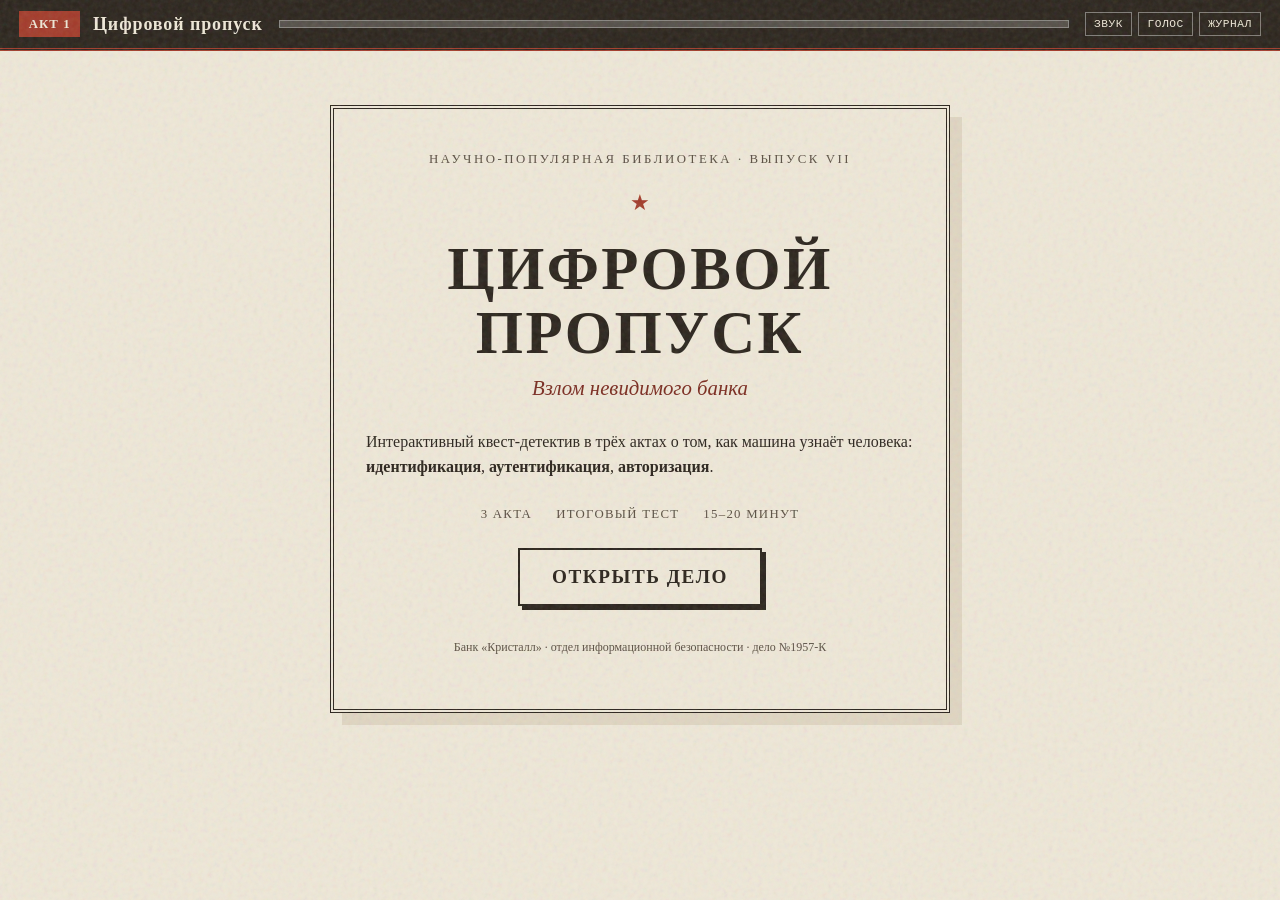
<file: МДК.01.04/1.5.100/001/index.html>
<!DOCTYPE html>
<html lang="ru">
<head>
<meta charset="utf-8">
<meta name="viewport" content="width=device-width, initial-scale=1, viewport-fit=cover">
<title>Цифровой пропуск — Взлом невидимого банка</title>
<meta name="description" content="Интерактивный квест-детектив об идентификации, аутентификации и авторизации.">
<meta name="theme-color" content="#241f18">
<link rel="stylesheet" href="style.css">
</head>
<body>
<div class="grain" aria-hidden="true"></div>

<header class="hud" id="hud" hidden>
  <div class="hud__left">
    <span class="hud__badge" id="hudAct">АКТ I</span>
    <span class="hud__name">Цифровой пропуск</span>
  </div>
  <div class="hud__track"><span class="hud__fill" id="hudFill"></span></div>
  <div class="hud__tools">
    <button class="tool" id="tSound" aria-pressed="true" title="Звук">звук</button>
    <button class="tool" id="tVoice" aria-pressed="true" title="Голос Системы">голос</button>
    <button class="tool" id="tJournal" title="Журнал системы">журнал</button>
  </div>
</header>

<main id="stage">

  <!-- ================= ТИТУЛ ================= -->
  <section class="screen is-active" id="s-title">
    <div class="cover">
      <div class="cover__series">Научно-популярная библиотека · выпуск VII</div>
      <div class="cover__rule"><span>★</span></div>
      <h1 class="cover__title">Цифровой<br>пропуск</h1>
      <div class="cover__sub">Взлом невидимого банка</div>
      <p class="cover__lead">
        Интерактивный квест-детектив в трёх актах о том, как машина узнаёт человека:
        <b>идентификация</b>, <b>аутентификация</b>, <b>авторизация</b>.
      </p>
      <div class="cover__meta">
        <span>3 акта</span><span>итоговый тест</span><span>15–20 минут</span>
      </div>
      <button class="btn btn--big" id="startBtn">Открыть дело</button>
      <p class="cover__foot">Банк «Кристалл» · отдел информационной безопасности · дело №1957-К</p>
    </div>
  </section>

  <!-- ================= ДОСЬЕ ================= -->
  <section class="screen" id="s-brief">
    <div class="page">
      <div class="act-head">
        <span class="act-num">Досье</span>
        <h2>Участники дела</h2>
      </div>
      <div class="cards">
        <article class="card">
          <h3>Вы</h3>
          <p>Алексей Иванов, стажёр службы безопасности банка «Кристалл». Первый рабочий день. Постоянный пропуск ещё не выдан.</p>
        </article>
        <article class="card">
          <h3>Система</h3>
          <p>Голосовой помощник банка. Говорит коротко, ведёт журнал и ничего не забывает. Именно она решает, пустить вас или нет.</p>
        </article>
        <article class="card card--dark">
          <h3>Тень</h3>
          <p>Злоумышленник. Уже внутри периметра. Ждёт, когда вы ошибётесь, чтобы пройти по вашим следам.</p>
        </article>
      </div>
      <div class="note note--flat">
        <div class="note__head"><span class="note__mark">§</span>Как устроено дело</div>
        <div class="note__body">
          <p>Три акта — три ситуации. В каждой нужно выбрать верное действие. Ошибка не заканчивает игру: Система объяснит, что пошло не так, и даст попробовать снова. В конце — <b>итоговое тестирование</b>.</p>
        </div>
      </div>
      <div class="actions">
        <button class="btn" id="toAct1">Акт I. Идентификация</button>
      </div>
    </div>
  </section>

  <!-- ================= АКТЫ ================= -->
  <section class="screen" id="s-act1"></section>
  <section class="screen" id="s-act2"></section>
  <section class="screen" id="s-act3"></section>
  <section class="screen" id="s-final"></section>
  <section class="screen" id="s-quiz"></section>
  <section class="screen" id="s-result"></section>

</main>

<aside class="journal" id="journal" aria-hidden="true">
  <div class="journal__head">
    <span>Журнал системы</span>
    <button class="tool" id="jClose">закрыть</button>
  </div>
  <div class="journal__body" id="journalBody">
    <p class="journal__empty">Записей пока нет.</p>
  </div>
</aside>
<div class="scrim" id="scrim" hidden></div>

<script src="app.js"></script>
</body>
</html>
</file>
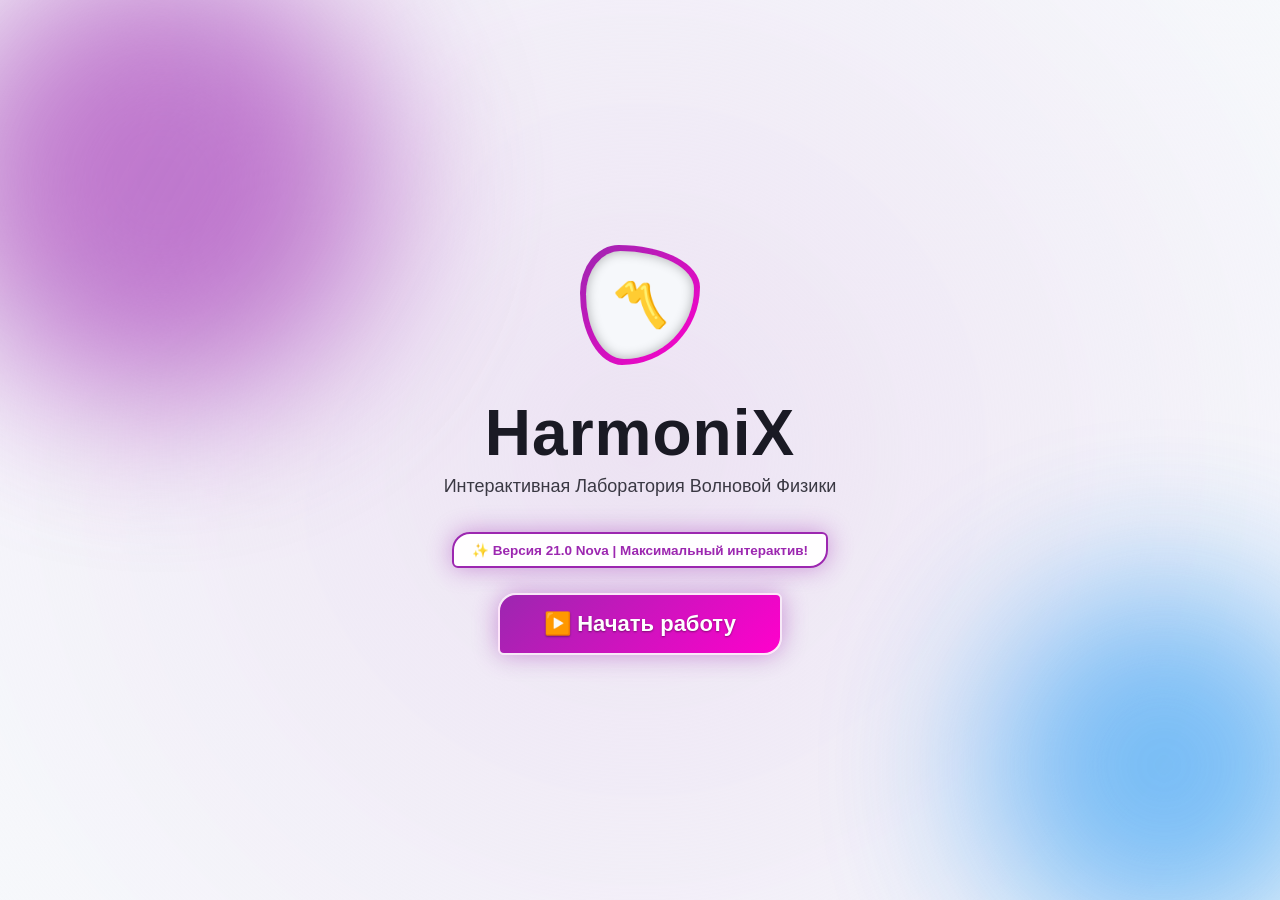
<file: ПМ.03.01/3.0/001/index.html>
<!DOCTYPE html>
<html lang="ru">
<head>
    <meta charset="UTF-8">
    <meta name="viewport" content="width=device-width, initial-scale=1.0, maximum-scale=1.0, user-scalable=no, viewport-fit=cover">
    <meta name="theme-color" content="#9C27B0">
    <meta name="apple-mobile-web-app-capable" content="yes">
    <meta name="apple-mobile-web-app-status-bar-style" content="black-translucent">
    <title>HarmoniX v21.0 | Academy & InfoSec</title>

    <style>
        /* ГЛОБАЛЬНЫЕ ПЕРЕМЕННЫЕ И ДИНАМИЧЕСКИЕ ТЕМЫ */
        :root {
            --bg-color: #f6f8fb; --panel-rgb: 255, 255, 255; --text-color: #1a1a24; 
            --border-color: rgba(156, 39, 176, 0.35); --accent: #9C27B0; 
            --base-wave: #2196F3; --accent-alt: #FF5722; --btn-glow: rgba(156, 39, 176, 0.45);
            --canvas-bg: rgba(250, 250, 250, 0.9); --glass-alpha: 0.88; 
            --glass-blur: 16px; --glass-saturate: 135%; --glass-border: rgba(255, 255, 255, 0.85); 
            --element-border: rgba(156, 39, 176, 0.45); --content-bg: rgba(255, 255, 255, 0.92); 
            --badge-bg: rgba(156, 39, 176, 0.12); --tzi-color: #00E676; --tzi-glow: rgba(0, 230, 118, 0.5);
            --wave-btn-radius: 18px 6px 18px 6px; --wave-btn-hover: 6px 18px 6px 18px;
        }

        [data-theme="dark"] { --bg-color: #121214; --panel-rgb: 28, 28, 34; --text-color: #eeeeee; --border-color: rgba(187, 134, 252, 0.4); --accent: #bb86fc; --base-wave: #03dac6; --accent-alt: #FF9800; --btn-glow: rgba(187, 134, 252, 0.6); --canvas-bg: rgba(18, 18, 22, 0.9); --glass-border: rgba(255, 255, 255, 0.16); --element-border: rgba(187, 134, 252, 0.5); --content-bg: rgba(28, 28, 34, 0.92); --badge-bg: rgba(187, 134, 252, 0.18); }
        [data-theme="neon"] { --bg-color: #000016; --panel-rgb: 10, 10, 30; --text-color: #00ffff; --border-color: rgba(255, 0, 255, 0.7); --accent: #ff00ff; --base-wave: #00ffff; --accent-alt: #FFEA00; --btn-glow: rgba(255, 0, 255, 0.8); --canvas-bg: rgba(0, 0, 0, 0.9); --glass-border: rgba(0, 255, 255, 0.5); --element-border: rgba(255, 0, 255, 0.7); --content-bg: rgba(10, 10, 25, 0.95); --badge-bg: rgba(255, 0, 255, 0.2); }
        [data-theme="ocean"] { --bg-color: #0f2027; --panel-rgb: 15, 32, 39; --text-color: #e0f7fa; --border-color: rgba(33, 147, 176, 0.6); --accent: #2193b0; --base-wave: #4facfe; --accent-alt: #FFCA28; --btn-glow: rgba(33, 147, 176, 0.6); --canvas-bg: rgba(10, 20, 25, 0.9); --glass-border: rgba(79, 172, 254, 0.4); --element-border: rgba(33, 147, 176, 0.6); --content-bg: rgba(20, 40, 50, 0.9); --badge-bg: rgba(33, 147, 176, 0.2); }
        [data-theme="forest"] { --bg-color: #134e5e; --panel-rgb: 19, 78, 94; --text-color: #e8f5e9; --border-color: rgba(113, 178, 128, 0.6); --accent: #71b280; --base-wave: #a8e063; --accent-alt: #FFB300; --btn-glow: rgba(113, 178, 128, 0.6); --canvas-bg: rgba(10, 40, 30, 0.9); --glass-border: rgba(168, 224, 99, 0.4); --element-border: rgba(113, 178, 128, 0.6); --content-bg: rgba(25, 60, 50, 0.9); --badge-bg: rgba(113, 178, 128, 0.2); }
        [data-theme="sunset"] { --bg-color: #2b1055; --panel-rgb: 43, 16, 85; --text-color: #ffe53b; --border-color: rgba(255, 37, 37, 0.6); --accent: #ff2525; --base-wave: #ff2525; --accent-alt: #ff9100; --btn-glow: rgba(255, 37, 37, 0.6); --canvas-bg: rgba(20, 10, 40, 0.9); --glass-border: rgba(255, 229, 59, 0.4); --element-border: rgba(255, 37, 37, 0.6); --content-bg: rgba(40, 20, 60, 0.9); --badge-bg: rgba(255, 37, 37, 0.2); }
        [data-theme="cyber"] { --bg-color: #fcee0a; --panel-rgb: 20, 20, 20; --text-color: #00ffff; --border-color: rgba(255, 0, 85, 0.9); --accent: #ff0055; --base-wave: #0ff; --accent-alt: #00E5FF; --btn-glow: rgba(255, 0, 85, 0.8); --canvas-bg: rgba(0, 0, 0, 0.95); --glass-border: rgba(255, 238, 10, 0.7); --element-border: rgba(255, 0, 85, 0.9); --content-bg: rgba(20, 20, 20, 0.95); --badge-bg: rgba(255, 0, 85, 0.25); }
        [data-theme="coffee"] { --bg-color: #f3e5f5; --panel-rgb: 239, 222, 205; --text-color: #4e342e; --border-color: rgba(141, 110, 99, 0.6); --accent: #795548; --base-wave: #8d6e63; --accent-alt: #d84315; --btn-glow: rgba(121, 85, 72, 0.6); --canvas-bg: rgba(255, 248, 225, 0.9); --glass-border: rgba(255, 255, 255, 0.7); --element-border: rgba(141, 110, 99, 0.6); --content-bg: rgba(245, 230, 215, 0.9); --badge-bg: rgba(121, 85, 72, 0.2); }
        [data-theme="space"] { --bg-color: #000000; --panel-rgb: 15, 10, 30; --text-color: #e0e0e0; --border-color: rgba(126, 87, 194, 0.6); --accent: #7e57c2; --base-wave: #b39ddb; --accent-alt: #00e676; --btn-glow: rgba(126, 87, 194, 0.6); --canvas-bg: rgba(5, 5, 15, 0.9); --glass-border: rgba(179, 157, 219, 0.35); --element-border: rgba(126, 87, 194, 0.6); --content-bg: rgba(20, 15, 40, 0.9); --badge-bg: rgba(126, 87, 194, 0.22); }
        [data-theme="sakura"] { --bg-color: #fff0f5; --panel-rgb: 255, 240, 245; --text-color: #880e4f; --border-color: rgba(216, 27, 96, 0.5); --accent: #d81b60; --base-wave: #f06292; --accent-alt: #ff6f00; --btn-glow: rgba(216, 27, 96, 0.6); --canvas-bg: rgba(255, 250, 250, 0.9); --glass-border: rgba(255, 255, 255, 0.8); --element-border: rgba(216, 27, 96, 0.55); --content-bg: rgba(255, 235, 240, 0.9); --badge-bg: rgba(216, 27, 96, 0.18); }

        * { box-sizing: border-box; margin: 0; padding: 0; }
        html, body { width: 100%; min-height: 100vh; font-family: -apple-system, BlinkMacSystemFont, 'Segoe UI', Roboto, Helvetica, Arial, sans-serif; color: var(--text-color); background-color: var(--bg-color); overflow-x: hidden; scroll-behavior: smooth; -webkit-tap-highlight-color: transparent; }
        .emoji-fix { font-family: 'Apple Color Emoji', 'Segoe UI Emoji', 'Segoe UI Symbol', 'Noto Color Emoji', sans-serif; }

        /* УВЕДОМЛЕНИЯ (TOASTS) */
        #toast-container { position: fixed; bottom: 25px; right: 25px; z-index: 9999999; display: flex; flex-direction: column; gap: 14px; pointer-events: none; }
        .toast { pointer-events: auto; background: rgba(var(--panel-rgb), 0.92); border-left: 5px solid var(--accent); border-radius: 12px; padding: 16px 20px; width: 330px; box-shadow: 0 12px 35px rgba(0,0,0,0.25); backdrop-filter: blur(12px); transform: translateX(120%); transition: transform 0.5s cubic-bezier(0.25, 0.8, 0.25, 1), opacity 0.5s ease; display: flex; gap: 14px; align-items: flex-start; cursor: pointer; position: relative; overflow: hidden; }
        .toast.show { transform: translateX(0); opacity: 1; }
        .toast:hover { transform: translateX(-5px) scale(1.02); box-shadow: 0 15px 40px var(--btn-glow); }
        .toast-icon { font-size: 26px; animation: toastBounce 2s infinite; }
        .toast-content { flex-grow: 1; }
        .toast-title { font-weight: 900; font-size: 15px; color: var(--accent); margin-bottom: 4px; }
        .toast-text { font-size: 13px; line-height: 1.4; color: var(--text-color); font-weight: 500; }
        @keyframes toastBounce { 0%, 100% { transform: translateY(0); } 50% { transform: translateY(-4px); } }

        /* СИСТЕМА ПОДСКАЗОК (СТРЕЛОЧКИ) */
        .onboarding-hint { position: absolute; z-index: 5000; animation: pointBounce 1.5s infinite; filter: drop-shadow(0 4px 10px rgba(0,0,0,0.3)); pointer-events: none; display: flex; flex-direction: column; align-items: center; justify-content: center; }
        .onboarding-text { background: var(--accent); color: #fff; padding: 6px 12px; border-radius: 10px; font-size: 12px; font-weight: bold; white-space: nowrap; box-shadow: 0 4px 15px var(--btn-glow); border: 1.5px solid #fff; }
        @keyframes pointBounce { 0%, 100% { transform: translateY(0) scale(1); } 50% { transform: translateY(-10px) scale(1.05); } }

        /* РЕЙТИНГ ЗВЕЗДЫ */
        .star-rating { display: inline-flex; flex-direction: row-reverse; gap: 6px; justify-content: center; margin: 15px 0; }
        .star-rating input { display: none; }
        .star-rating label { font-size: 38px; color: #ccc; cursor: pointer; transition: 0.2s; text-shadow: 0 2px 4px rgba(0,0,0,0.2); line-height: 1; }
        .star-rating label:hover, .star-rating label:hover ~ label, .star-rating input:checked ~ label { color: #FFD700; text-shadow: 0 0 15px rgba(255, 215, 0, 0.7); transform: scale(1.15); }

        /* ГЛОБАЛЬНЫЙ RIPPLE ЭФФЕКТ (КРУГИ ПО ВОДЕ) */
        .global-ripple { position: fixed; border-radius: 50%; border: 2.5px solid var(--accent); transform: translate(-50%, -50%); pointer-events: none; animation: rippleAnim 0.6s cubic-bezier(0.25, 0.8, 0.25, 1) forwards; z-index: 9999999; box-shadow: 0 0 15px var(--btn-glow); }
        @keyframes rippleAnim { 0% { width: 0; height: 0; opacity: 1; border-width: 4px; } 100% { width: 120px; height: 120px; opacity: 0; border-width: 1px; } }

        /* ВОЛНОВЫЕ КНОПКИ С КОНТРАСТОМ ДЛЯ ПАНЕЛЕЙ */
        .btn, .btn-enter, .premium-link-btn, .lang-btn, .step-btn, 
        .accordion-btn, .formula-card, .menu-btn-special, 
        .btn-test-special, .btn-reload-styled, .file-upload-btn, 
        .glass-controls button, .quiz-option, .tab, .btn-submit-main, 
        .btn-tzi, .quiz-nav-btn {
            border-radius: var(--wave-btn-radius) !important;
            transition: all 0.3s cubic-bezier(0.25, 0.8, 0.25, 1) !important;
            border: 2px solid rgba(255,255,255,0.7) !important;
            text-shadow: 0 1px 2px rgba(0,0,0,0.4);
        }

        .btn:hover, .btn-enter:hover, .premium-link-btn:hover, .lang-btn:hover, 
        .step-btn:hover, .accordion-btn:hover, .formula-card:hover, 
        .menu-btn-special:hover, .btn-test-special:hover, .btn-reload-styled:hover, 
        .file-upload-btn:hover, .glass-controls button:hover, .quiz-option:hover, 
        .tab:hover, .btn-submit-main:hover, .btn-tzi:hover, .quiz-nav-btn:hover {
            border-radius: var(--wave-btn-hover) !important;
            transform: translateY(-3px); box-shadow: 0 8px 20px var(--btn-glow);
        }

        .btn-pause, .btn-medium, .premium-link-btn[style*="FF9800"] {
            background: linear-gradient(135deg, #FF6F00, #E64A19) !important;
            color: #ffffff !important; border: 2px solid rgba(255, 255, 255, 0.85) !important;
            box-shadow: 0 4px 14px rgba(230, 74, 25, 0.45) !important; text-shadow: 0 1px 3px rgba(0, 0, 0, 0.5) !important;
        }

        .btn-pause.active { background: linear-gradient(135deg, #D81B60, #AD1457) !important; border-color: #ffffff !important; box-shadow: 0 0 18px rgba(216, 27, 96, 0.7) !important; }

        .premium-link-btn.foxford-btn {
            background: linear-gradient(135deg, #FF6D00, #DD2C00) !important; color: #ffffff !important; border: 2px solid #ffffff !important;
            box-shadow: 0 4px 15px rgba(221, 44, 0, 0.5) !important; text-shadow: 0 1px 3px rgba(0,0,0,0.6) !important;
        }

        /* УНИКАЛЬНАЯ КНОПКА КАМЕРЫ (СНИМОК) С ИНТЕРАКТИВОМ */
        .btn-camera-snap {
            display: inline-flex; align-items: center; justify-content: center; gap: 8px; padding: 8px 18px; font-size: 13px; font-weight: 900; cursor: pointer;
            background: linear-gradient(135deg, #651FFF, #3D5AFE) !important; color: #fff !important; border: 2px solid #fff !important;
            border-radius: 24px 6px 24px 6px !important; box-shadow: 0 4px 15px rgba(101, 31, 255, 0.4) !important; text-shadow: 0 1px 2px rgba(0,0,0,0.5);
            transition: all 0.3s cubic-bezier(0.25, 0.8, 0.25, 1); position: relative; overflow: visible; z-index: 10;
        }
        .btn-camera-snap:hover { border-radius: 6px 24px 6px 24px !important; transform: translateY(-2px) scale(1.05); box-shadow: 0 6px 20px rgba(101, 31, 255, 0.6) !important; }
        .btn-camera-snap:active { transform: scale(0.9); }
        
        .camera-flash-overlay { position: absolute; top: 0; left: 0; width: 100%; height: 100%; background: #ffffff; z-index: 10; opacity: 0; pointer-events: none; border-radius: 12px; }
        @keyframes flashAnim { 0% { opacity: 0; } 10% { opacity: 1; } 100% { opacity: 0; } }

        #bg-layer { position: fixed; top: 0; left: 0; width: 100vw; height: 100vh; background: radial-gradient(circle at 10% 20%, rgba(156, 39, 176, 0.08), transparent 40%), radial-gradient(circle at 90% 80%, rgba(33, 150, 243, 0.08), transparent 40%), linear-gradient(rgba(255, 255, 255, 0.03) 1px, transparent 1px), linear-gradient(90deg, rgba(255, 255, 255, 0.03) 1px, transparent 1px); background-size: 100% 100%, 100% 100%, 30px 30px, 30px 30px; background-color: var(--bg-color); z-index: -2; transition: filter 0.4s ease, background-image 0.4s ease; }
        .gradient-text { animation: colorFlow 6s ease infinite; font-weight: bold; }
        @keyframes colorFlow { 0% { color: #ff00cc; } 50% { color: #3333ff; } 100% { color: #ff00cc; } }

        .glass-panel { background: rgba(var(--panel-rgb), var(--glass-alpha)); backdrop-filter: blur(var(--glass-blur)) saturate(var(--glass-saturate)); -webkit-backdrop-filter: blur(var(--glass-blur)) saturate(var(--glass-saturate)); border: 1.5px solid var(--glass-border); box-shadow: 0 8px 30px rgba(0, 0, 0, 0.12); }
        .glass-element { position: relative; overflow: hidden; background: rgba(var(--panel-rgb), calc(var(--glass-alpha) - 0.15)); border: 1.5px solid var(--element-border); box-shadow: 0 2px 8px rgba(0, 0, 0, 0.08); transition: transform 0.2s cubic-bezier(0.25, 0.8, 0.25, 1), background 0.2s ease, box-shadow 0.2s ease, border-radius 0.3s ease; color: var(--text-color); cursor: pointer; user-select: none; }
        .btn-shine::before { content: ''; position: absolute; top: 0; left: -100%; width: 50%; height: 100%; background: linear-gradient(90deg, transparent, rgba(255, 255, 255, 0.35), transparent); transform: skewX(-20deg); pointer-events: none; animation: shine 4.5s infinite; }
        @keyframes shine { 0% { left: -100%; } 20% { left: 200%; } 100% { left: 200%; } }

        #global-tooltip { position: fixed; top: 0; left: 0; z-index: 999999; background: linear-gradient(135deg, rgba(20, 20, 30, 0.98), rgba(40, 20, 40, 0.98)); color: #fff; padding: 14px 18px; border-radius: var(--wave-btn-radius); font-size: 13.5px; max-width: 290px; pointer-events: none; opacity: 0; transition: opacity 0.2s ease, transform 0.15s ease-out; border: 2px solid var(--accent); box-shadow: 0 10px 40px rgba(0, 0, 0, 0.6); line-height: 1.5; text-align: center; font-weight: 500; transform: scale(0.95); }
        .hint-icon { display: inline-flex; align-items: center; justify-content: center; width: 20px; height: 20px; border-radius: 50%; background: #FFC107; color: #000; font-size: 12px; font-weight: bold; cursor: help; margin-left: 6px; vertical-align: middle; box-shadow: 0 0 10px rgba(255, 193, 7, 0.6); transition: 0.2s; border: 1.5px solid #fff; }
        .hint-icon:hover { transform: scale(1.2); filter: brightness(1.1); box-shadow: 0 0 15px rgba(255, 193, 7, 0.9); }
        .pulse-alert { animation: pulseAlert 1.5s infinite; }
        @keyframes pulseAlert { 0% { transform: scale(1); filter: brightness(1); } 50% { transform: scale(1.15); filter: brightness(1.2); } 100% { transform: scale(1); filter: brightness(1); } }

        @media (hover: hover) and (pointer: fine) {
            .glass-element:hover { background: rgba(var(--panel-rgb), calc(var(--glass-alpha) - 0.05)); border-color: var(--accent); box-shadow: 0 6px 16px var(--btn-glow); }
            .accordion-btn:hover { background: var(--accent); color: white; padding-left: 22px; }
            .info-card:hover { transform: translateY(-6px) scale(1.01); box-shadow: 0 15px 35px var(--btn-glow); border-color: var(--accent); z-index: 5; }
            .btn-enter:hover { transform: translateY(-4px) scale(1.04) !important; box-shadow: 0 15px 40px var(--btn-glow) !important; }
            .interactive-hover:hover { box-shadow: 0 8px 25px var(--btn-glow); }
        }

        .glass-element:active { transform: scale(0.96) !important; box-shadow: 0 2px 6px rgba(0, 0, 0, 0.2) !important; }
        .btn-enter { position: relative; z-index: 10; padding: 16px 44px; font-size: 22px; font-weight: bold; color: #fff !important; background: linear-gradient(135deg, var(--accent), #ff00cc) !important; border: 2px solid rgba(255, 255, 255, 0.9) !important; border-radius: 35px; box-shadow: 0 0 25px var(--btn-glow); cursor: pointer; transition: all 0.3s cubic-bezier(0.25, 0.8, 0.25, 1); outline: none; }
        .btn-enter:active { transform: scale(0.96) !important; }

        .top-bar-wrapper { display: none; position: fixed; top: 0; left: 0; width: 100%; z-index: 2000; padding: max(10px, env(safe-area-inset-top)) 10px 10px; pointer-events: none; justify-content: center; }
        .top-bar { pointer-events: auto; display: inline-flex; align-items: center; gap: clamp(6px, 1.5vw, 12px); padding: 8px 16px; border-radius: 35px; box-shadow: 0 10px 35px rgba(0, 0, 0, 0.3); background: rgba(var(--panel-rgb), 0.98); border: 2px solid var(--accent); position: relative; }
        
        .nav-logo { font-size: clamp(16px, 3.5vw, 20px); display: flex; align-items: center; gap: 8px; padding: 4px 8px; font-weight: 900; background: transparent !important; border: none !important; cursor: pointer; }
        .nav-logo .logo-super-shape.small { width: 36px; height: 36px; animation: morphRing 3s ease-in-out infinite alternate, ringGlow 2s infinite alternate; }

        .menu-btn-special { font-size: clamp(13px, 2vw, 15px); font-weight: 900; background: linear-gradient(135deg, #7B1FA2, #E91E63) !important; color: white !important; cursor: pointer; padding: 10px 22px; display: flex; align-items: center; gap: 8px; box-shadow: 0 4px 15px rgba(123, 31, 162, 0.45) !important; }
        .btn-test-special { font-size: clamp(13px, 2vw, 15px); font-weight: 900; background: linear-gradient(135deg, #FF5722, #C2185B) !important; color: white !important; cursor: pointer; padding: 10px 18px; display: flex; align-items: center; gap: 8px; box-shadow: 0 4px 15px rgba(233, 30, 99, 0.45) !important; position: relative; }
        .btn-reload-styled { font-size: clamp(13px, 2vw, 15px); font-weight: 900; background: linear-gradient(135deg, #0091EA, #0052cc) !important; color: white !important; cursor: pointer; padding: 10px 16px; display: flex; align-items: center; gap: 8px; box-shadow: 0 4px 15px rgba(0, 145, 234, 0.45) !important; }
        .btn-fullscreen-compact { width: 40px; height: 40px; padding: 0; display: flex; align-items: center; justify-content: center; font-size: 18px; flex-shrink: 0; background: rgba(var(--panel-rgb), 0.9); border: 2px solid var(--border-color) !important; color: var(--text-color); box-shadow: 0 2px 8px rgba(0,0,0,0.1); }

        .lang-btn { flex: 1; padding: 10px; font-weight: bold; cursor: pointer; color: var(--text-color); display: flex; align-items: center; justify-content: center; gap: 6px; font-size: 14px; background: rgba(var(--panel-rgb), 0.85); border: 1.5px solid var(--border-color) !important; }
        .lang-btn.active { border-color: var(--accent) !important; background: var(--accent) !important; color: white; box-shadow: 0 0 16px var(--btn-glow); text-shadow: 0 1px 3px rgba(0,0,0,0.4); }

        .logo-super-shape { position: relative; display: inline-flex; align-items: center; justify-content: center; width: 120px; height: 120px; padding: 6px; background: linear-gradient(135deg, var(--accent), #ff00cc, #00d4ff, var(--accent-alt)); background-size: 300% 300%; border-radius: 32% 68% 65% 35% / 40% 35% 65% 60%; animation: morphRing 5s ease-in-out infinite alternate, ringGlow 3s infinite alternate; margin-bottom: 10px; }
        .logo-super-shape.small { width: 32px; height: 32px; padding: 2px; border-radius: 30% 70% 70% 30% / 30% 30% 70% 70%; margin-bottom: 0; }
        .logo-inner-content { background: var(--bg-color); border-radius: inherit; display: flex; align-items: center; justify-content: center; width: 100%; height: 100%; box-shadow: inset 0 0 12px rgba(0, 0, 0, 0.3); }

        @keyframes morphRing { 0% { border-radius: 32% 68% 65% 35% / 40% 35% 65% 60%; } 50% { border-radius: 60% 40% 30% 70% / 60% 30% 70% 40%; } 100% { border-radius: 40% 60% 70% 30% / 40% 60% 40% 60%; } }
        @keyframes ringGlow { 0% { box-shadow: 0 0 15px var(--btn-glow); } 100% { box-shadow: 0 0 35px var(--accent); } }

        #welcome-screen { position: fixed; top: 0; left: 0; width: 100vw; height: 100vh; display: flex; flex-direction: column; justify-content: center; align-items: center; background: radial-gradient(circle at center, rgba(156, 39, 176, 0.1) 0%, var(--bg-color) 100%); z-index: 9000; transition: opacity 0.35s ease; padding: 20px; text-align: center; }
        .welcome-orb { position: absolute; border-radius: 50%; filter: blur(80px); z-index: -1; opacity: 0.6; animation: floatOrb 10s infinite alternate ease-in-out; pointer-events: none; }
        .orb-1 { width: 50vmin; height: 50vmin; background: var(--accent); top: -5%; left: -5%; }
        .orb-2 { width: 40vmin; height: 40vmin; background: var(--base-wave); bottom: -5%; right: -5%; animation-delay: -3s; }
        @keyframes floatOrb { 0% { transform: translate(0, 0) scale(1); } 100% { transform: translate(50px, 50px) scale(1.1); } }
        .app-title { font-size: clamp(34px, 8vw, 64px); margin: 20px 0 5px; line-height: 1.2; letter-spacing: 1px; }
        .app-subtitle { font-size: clamp(14px, 3.5vw, 18px); color: var(--text-color); margin-bottom: 35px; opacity: 0.85; max-width: 600px; font-weight: 500; }

        #main-app { display: none; width: 100%; max-width: 1300px; margin: 0 auto; padding: calc(max(10px, env(safe-area-inset-top)) + 80px) 14px 40px; flex-direction: column; }
        #sidebar { position: fixed; left: -360px; top: 0; width: 320px; max-width: 85%; height: 100vh; z-index: 3000; transition: left 0.4s cubic-bezier(0.25, 0.8, 0.25, 1); padding: max(20px, env(safe-area-inset-top)) 20px 30px; overflow-y: auto; display: flex; flex-direction: column; border-right: 2px solid var(--accent); }
        #sidebar.open { left: 0; }
        #sidebar-overlay { display: none; position: fixed; top: 0; left: 0; width: 100vw; height: 100vh; background: rgba(0, 0, 0, 0.5); z-index: 1999; backdrop-filter: blur(4px); }
        #sidebar-overlay.show { display: block; }
        
        .sidebar-header { display: flex; justify-content: space-between; align-items: center; margin-bottom: 20px; border-bottom: 1px solid var(--border-color); padding-bottom: 10px; }
        .sidebar-header h2 .emoji-fix { display: inline-block; transition: transform 0.6s cubic-bezier(0.25, 0.8, 0.25, 1); }
        .sidebar-header:hover h2 .emoji-fix { transform: rotate(180deg) scale(1.2); }
        .close-sidebar { font-size: 34px; cursor: pointer; color: var(--text-color); transition: 0.2s; padding: 5px; }
        .close-sidebar:hover { color: var(--accent); transform: scale(1.1); }
        
        .sidebar-section { margin-bottom: 20px; }
        .sidebar-title { font-size: 13px; text-transform: uppercase; color: var(--accent); margin-bottom: 10px; font-weight: bold; letter-spacing: 0.5px; }
        
        /* ИНТЕРАКТИВНЫЕ КНОПКИ МЕНЮ С ЭФФЕКТОМ ЗАЛИВКИ */
        .sidebar-btn-asym { 
            padding: 12px 16px; margin-bottom: 8px; font-weight: bold; display: flex; align-items: center; gap: 10px; 
            font-size: 14px; border-left: 4px solid var(--accent); cursor: pointer; 
            transition: all 0.3s cubic-bezier(0.25, 0.8, 0.25, 1); position: relative; overflow: hidden; z-index: 1;
        }
        .sidebar-btn-asym::before {
            content: ''; position: absolute; top: 0; left: -100%; width: 100%; height: 100%;
            background: linear-gradient(90deg, transparent, var(--accent)); transition: all 0.4s ease; z-index: -1;
        }
        .sidebar-btn-asym:hover { transform: translateX(8px) scale(1.02); color: white; border-color: white; box-shadow: 0 4px 15px var(--btn-glow); }
        .sidebar-btn-asym:hover::before { left: 0; }
        
        .setting-block { margin-bottom: 15px; }
        .setting-block label { display: block; margin-bottom: 6px; font-weight: bold; font-size: 14px; }
        .setting-block select { width: 100%; padding: 10px; border-radius: 8px; font-size: 14px; font-family: inherit; outline: none; border: 1.5px solid var(--element-border); background: rgba(var(--panel-rgb), 0.95); color: var(--text-color); font-weight: bold; transition: 0.3s; cursor: pointer; }
        .setting-block select:hover { border-color: var(--accent); box-shadow: 0 0 10px var(--btn-glow); }

        .file-upload-wrapper { position: relative; overflow: hidden; display: block; margin-bottom: 8px; }
        .file-upload-input { position: absolute; left: 0; top: 0; opacity: 0; cursor: pointer; width: 100%; height: 100%; z-index: 2; }
        .file-upload-btn { background: rgba(var(--panel-rgb), 0.9); border: 2px dashed var(--accent) !important; color: var(--text-color); padding: 11px; text-align: center; font-weight: 800; display: flex; align-items: center; justify-content: center; gap: 8px; font-size: 14px; }
        
        .glass-controls { display: flex; gap: 6px; margin-bottom: 10px; }
        .glass-controls button { flex: 1; padding: 9px; font-size: 13px; font-weight: 800; cursor: pointer; border: 1.5px solid var(--element-border) !important; background: rgba(var(--panel-rgb), 0.9); color: var(--text-color); }
        .btn-glass-on.active { background: var(--accent) !important; color: white !important; border-color: #fff !important; box-shadow: 0 0 12px var(--btn-glow) !important; text-shadow: 0 1px 2px rgba(0,0,0,0.5); }
        
        .btn-tzi { background: var(--tzi-color) !important; color: #000 !important; border: 2px solid #fff !important; box-shadow: 0 0 16px var(--tzi-glow); font-weight: 900; position: relative; }
        input[type=range] { width: 100%; margin-top: 5px; accent-color: var(--accent); cursor: pointer; transition: 0.2s; }
        input[type=range]:hover { transform: scale(1.02); filter: brightness(1.2); }

        .grid-container { display: grid; grid-template-columns: 1fr 1fr; grid-template-rows: 1fr 1fr; gap: 16px; min-height: 75vh; margin-bottom: 30px; }
        .panel { padding: 16px; background: rgba(var(--panel-rgb), 0.85); border: 1px solid var(--border-color); display: flex; flex-direction: column; min-height: 0; position: relative; border-radius: 16px; }
        .panel-header { display: flex; justify-content: space-between; align-items: center; margin-bottom: 10px; flex-shrink: 0; flex-wrap: wrap; gap: 8px; }
        
        /* 3D ИНТЕРАКТИВ ДЛЯ ГРАФИКОВ */
        .canvas-wrapper { flex-grow: 1; position: relative; width: 100%; height: 260px; min-height: 160px; resize: both; overflow: hidden; border-radius: 12px; border: 2px solid var(--element-border); background: var(--canvas-bg); transition: transform 0.3s ease, box-shadow 0.3s ease; }
        .canvas-wrapper:hover { transform: scale(1.01); box-shadow: 0 12px 35px var(--btn-glow); z-index: 10; border-color: var(--accent); }
        canvas { display: block; position: absolute; top: 0; left: 0; width: 100% !important; height: 100% !important; }

        .chart-telemetry { position: absolute; bottom: 8px; left: 8px; z-index: 5; display: flex; flex-wrap: wrap; gap: 6px; pointer-events: none; }
        .chart-telemetry.hidden { display: none; }
        .telemetry-chip { background: rgba(var(--panel-rgb), 0.96); border: 1.5px solid var(--element-border); padding: 4px 10px; border-radius: 8px; font-size: 12px; font-weight: 700; color: var(--text-color); box-shadow: 0 2px 8px rgba(0, 0, 0, 0.15); backdrop-filter: blur(8px); font-variant-numeric: tabular-nums; transition: 0.3s; }
        .telemetry-chip .val-highlight { color: var(--accent); font-weight: 900; font-size: 13px; }
        .telemetry-chip .val-fixed { display: inline-block; min-width: 42px; text-align: right; }

        .tabs { display: flex; gap: 8px; margin: 8px 0; flex-shrink: 0; width: 100%; }
        .tab { padding: 9px 12px; flex: 1; text-align: center; font-weight: 900; font-size: 15px; cursor: pointer; border: 2px solid var(--element-border) !important; background: rgba(var(--panel-rgb), 0.85); color: var(--text-color); }
        .tab.active { background: var(--accent) !important; color: #fff !important; border-color: #fff !important; transform: scale(1.02); box-shadow: 0 4px 14px var(--btn-glow); text-shadow: 0 1px 2px rgba(0,0,0,0.5); }

        .presets-row { display: grid; grid-template-columns: repeat(4, 1fr); gap: 8px; margin-bottom: 8px; width: 100%; }
        .presets-row button { padding: 9px 4px; font-size: 13px; font-weight: 800; cursor: pointer; white-space: nowrap; text-overflow: ellipsis; overflow: hidden; min-width: 0; text-align: center; border: 1.5px solid var(--element-border) !important; background: rgba(var(--panel-rgb), 0.85); color: var(--text-color); transition: 0.2s; }
        .presets-row button.active { background: var(--accent) !important; color: #fff !important; border-color: #fff !important; box-shadow: 0 0 12px var(--btn-glow) !important; transform: scale(1.03); text-shadow: 0 1px 2px rgba(0,0,0,0.5); }

        .control-row { margin-bottom: 11px; display: flex; align-items: center; flex-shrink: 0; gap: 10px; width: 100%; }
        .control-label { width: 135px; font-weight: bold; font-size: 14px; flex-shrink: 0; display: flex; justify-content: space-between; align-items: center; }
        .control-body { display: flex; align-items: center; flex-grow: 1; gap: 10px; width: 100%; }
        
        .secondary-params { background: rgba(var(--panel-rgb), 0.5); border: 2px dashed var(--element-border); border-radius: 14px; padding: 12px; margin-top: 8px; }
        .step-toggle { display: flex; background: rgba(var(--panel-rgb), 0.8); border-radius: 12px; padding: 4px; border: 1.5px solid var(--element-border); flex-grow: 1; }
        .step-btn { flex: 1; padding: 6px 12px; text-align: center; font-size: 14px; font-weight: 800; cursor: pointer; color: var(--text-color); transition: 0.3s; }
        .step-btn.active { background: var(--accent); color: white; box-shadow: 0 2px 8px var(--btn-glow); text-shadow: 0 1px 2px rgba(0,0,0,0.5); }

        .input-wrapper { display: flex; align-items: center; gap: 5px; flex-shrink: 0; }
        .value-input { width: 80px; padding: 6px; border-radius: 8px; border: 2px solid var(--accent); font-weight: 900; font-size: 15px; text-align: center; outline: none; background: var(--badge-bg); color: var(--accent); font-family: monospace; transition: all 0.25s ease; }
        .value-input:focus { box-shadow: 0 0 15px var(--btn-glow); background: rgba(var(--panel-rgb), 0.98); transform: scale(1.08); border-color: var(--accent-alt); color: var(--accent-alt); }

        .slider-alt { accent-color: var(--accent-alt) !important; }
        .input-alt { border-color: var(--accent-alt) !important; color: var(--accent-alt) !important; background: rgba(230, 74, 25, 0.12) !important; }

        .btn-group { display: flex; flex-wrap: wrap; gap: 8px; margin-top: 14px; }
        .btn { padding: 11px 14px; font-weight: 900; color: white; flex-grow: 1; text-align: center; font-family: inherit; font-size: 14px; cursor: pointer; border: 2px solid rgba(255, 255, 255, 0.85) !important; text-shadow: 0 1px 2px rgba(0, 0, 0, 0.4); }
        .btn-audio { background: linear-gradient(135deg, #0288D1, #01579B) !important; box-shadow: 0 4px 12px rgba(2, 136, 209, 0.4) !important; }
        .btn-audio.active { background: linear-gradient(135deg, #2E7D32, #1B5E20) !important; border-color: #A5D6A7 !important; box-shadow: 0 0 16px rgba(46, 125, 50, 0.7) !important; }
        .btn-dist { background: linear-gradient(135deg, #8E24AA, #4A148C) !important; box-shadow: 0 4px 12px rgba(142, 36, 170, 0.4) !important; }
        .btn-dist.active { background: linear-gradient(135deg, #D50000, #B71C1C) !important; border-color: #FF8A80 !important; box-shadow: 0 0 16px rgba(213, 0, 0, 0.7) !important; }
        .btn-reset { background: linear-gradient(135deg, #546E7A, #37474F) !important; box-shadow: 0 4px 12px rgba(84, 110, 122, 0.4) !important; }

        .site-content { padding: 35px; border-radius: 20px; margin-bottom: 30px; background: var(--content-bg); border: 2px solid var(--border-color); box-shadow: 0 12px 40px rgba(0, 0, 0, 0.12); }
        .content-header { text-align: center; margin-bottom: 35px; font-size: clamp(22px, 5vw, 28px); font-weight: 800; }
        .info-grid { display: grid; grid-template-columns: 1fr 1fr; gap: 20px; margin-bottom: 30px; }
        .info-card { padding: 22px; background: rgba(var(--panel-rgb), 0.85); border: 2px solid var(--border-color); border-radius: 16px; }
        .info-card h3 { color: var(--accent); margin-top: 0; font-size: 18px; font-weight: 900; }
        .info-card p { line-height: 1.6; font-size: 15px; margin-bottom: 0; }
        .key-term { font-weight: 800; letter-spacing: 0.5px; color: var(--accent); text-decoration: underline dotted; }
        .faq-link { color: var(--base-wave); text-decoration: none; font-weight: bold; transition: color 0.2s; display: inline-block; margin-top: 6px; }
        .faq-link:hover { color: var(--accent); text-decoration: underline; }

        .calc-grid { display: grid; grid-template-columns: 1fr 1fr; gap: 20px; margin-bottom: 40px; }
        .wave-calculator { background: #111119; border: 2.5px solid #2a2a38; padding: 22px; border-radius: 20px; text-align: center; box-shadow: 0 10px 30px rgba(0, 0, 0, 0.35); color: #fff; transition: 0.4s; }
        .wave-calculator:hover { transform: translateY(-5px); border-color: #00E676; box-shadow: 0 15px 40px rgba(0, 230, 118, 0.2); }
        .calc-screen { background: #051007 !important; border: 2px solid #1b5e20; border-radius: 12px; padding: 16px; box-shadow: inset 0 0 15px rgba(0, 230, 118, 0.15); margin-bottom: 15px; transition: 0.3s; }
        .calc-formula { font-family: 'Courier New', monospace; font-size: 18px; color: #81c784; margin-bottom: 8px; font-weight: bold; }
        .calc-result { font-family: 'Courier New', monospace; font-size: 26px; font-weight: 900; color: #00E676; text-shadow: 0 0 10px rgba(0, 230, 118, 0.7); margin-top: 5px; }
        .calc-controls { display: flex; justify-content: center; align-items: center; gap: 10px; flex-wrap: wrap; margin-bottom: 10px; }
        .calc-input { font-size: 16px; padding: 8px; width: 110px; text-align: center; border-radius: 8px; border: 2px solid #444; background: #0a0a10 !important; color: #00E676 !important; font-weight: 900; outline: none; font-family: 'Courier New', monospace; transition: all 0.3s; }
        .calc-input:focus { border-color: #00E676; box-shadow: 0 0 15px rgba(0, 230, 118, 0.5); transform: scale(1.08); }
        .calc-select { font-size: 14px; padding: 6px; border-radius: 8px; border: 2px solid #444; background: #0a0a10; color: #00E676; font-weight: bold; outline: none; font-family: 'Courier New', monospace; cursor: pointer; transition: 0.3s; max-width: 150px; }
        .calc-select:focus { border-color: #00E676; box-shadow: 0 0 15px rgba(0,230,118,0.5); }

        .accordion { width: 100%; margin-top: 15px; }
        .accordion-btn { background: rgba(var(--panel-rgb), 0.95); color: var(--text-color); cursor: pointer; padding: 16px 22px; width: 100%; border: 2px solid var(--border-color); text-align: left; outline: none; font-size: 16px; font-weight: bold; display: flex; justify-content: space-between; margin-bottom: 8px; position: relative; overflow: hidden; z-index: 1;}
        .accordion-btn::before { content: ''; position: absolute; top: 0; left: -100%; width: 100%; height: 100%; background: linear-gradient(90deg, transparent, rgba(156, 39, 176, 0.2)); transition: all 0.4s ease; z-index: -1; }
        .accordion-btn:hover::before { left: 0; }
        .accordion-btn.active { background: var(--accent); color: #fff; border-bottom-left-radius: 0; border-bottom-right-radius: 0; margin-bottom: 0; }
        .accordion-content { padding: 0 22px; background: rgba(var(--panel-rgb), 0.85); max-height: 0; overflow: hidden; transition: max-height 0.3s ease-out; border-left: 2px solid var(--accent); border-right: 2px solid var(--accent); border-bottom: 2px solid var(--accent); border-bottom-left-radius: 10px; border-bottom-right-radius: 10px; margin-bottom: 8px; }
        .accordion-content p { padding: 16px 0; line-height: 1.6; margin: 0; font-size: 15px; }

        .resource-grid { display: grid; grid-template-columns: repeat(auto-fit, minmax(240px, 1fr)); gap: 14px; margin-top: 20px; }
        .premium-link-btn { display: flex; align-items: center; justify-content: center; gap: 10px; padding: 14px 18px; font-weight: 900; font-size: 14px; color: #fff !important; text-decoration: none; font-family: inherit; border: 2px solid rgba(255, 255, 255, 0.7) !important; text-shadow: 0 1px 3px rgba(0, 0, 0, 0.4); box-shadow: 0 6px 18px rgba(0, 0, 0, 0.18); }
        .premium-link-btn.sim-btn { background: linear-gradient(135deg, #00C853, #00796B); }
        .premium-link-btn.wiki-btn { background: linear-gradient(135deg, #1976D2, #0D47A1); }
        .premium-link-btn.youtube-btn { background: linear-gradient(135deg, #E53935, #B71C1C); }
        .premium-link-btn.ru-btn { background: linear-gradient(135deg, #303F9F, #1A237E); }
        .premium-link-btn.rutube-btn { background: linear-gradient(135deg, #111, #222); border-color: #00D1FF !important; }

        .app-footer { text-align: center; font-size: 13px; opacity: 0.85; padding: 25px 15px 40px; border-top: 1.5px solid var(--border-color); font-weight: bold; margin-top: 20px; }

        .modal-overlay { display: none; position: fixed; top: 0; left: 0; width: 100vw; height: 100vh; background: rgba(0, 0, 0, 0.75); z-index: 3500; justify-content: center; align-items: center; padding: 12px; backdrop-filter: blur(10px); opacity: 0; transition: opacity 0.3s ease; }
        .modal-overlay.show { opacity: 1; display: flex; }
        .modal-content { padding: 28px; border-radius: 22px; width: 100%; max-width: 800px; max-height: 85vh; overflow-y: auto; position: relative; border: 2.5px solid var(--accent); }
        .close-btn { position: absolute; top: 12px; right: 15px; font-size: 30px; cursor: pointer; color: var(--text-color); padding: 4px; z-index: 10; transition: transform 0.2s; font-weight: bold; }
        .close-btn:hover { transform: scale(1.15) rotate(90deg); color: var(--accent); }

        .about-section { background: rgba(var(--panel-rgb), 0.8); border: 1.5px solid var(--border-color); padding: 20px; margin-bottom: 18px; border-radius: 16px; }
        .about-section h3 { margin-top: 0; color: var(--accent); display: flex; align-items: center; gap: 10px; font-size: 18px; }
        .about-section p { line-height: 1.6; font-size: 15px; margin-bottom: 0; }
        
        /* КРАСИВЫЙ ЖУРНАЛ ИЗМЕНЕНИЙ (CHANGELOG) */
        .timeline { border-left: 3px solid var(--accent); padding-left: 18px; margin-left: 10px; position: relative; margin-top: 15px; }
        .timeline-item { position: relative; margin-bottom: 22px; font-size: 14px; line-height: 1.6; background: rgba(var(--panel-rgb), 0.6); padding: 15px; border-radius: 10px; border: 1.5px solid var(--border-color); transition: 0.3s; }
        .timeline-item:hover { background: rgba(var(--panel-rgb), 0.95); transform: translateX(8px) scale(1.01); box-shadow: 0 8px 25px var(--btn-glow); border-color: var(--accent); }
        .timeline-item::before { content: ''; position: absolute; left: -26px; top: 18px; width: 14px; height: 14px; border-radius: 50%; background: var(--accent); border: 3px solid var(--bg-color); box-shadow: 0 0 10px var(--btn-glow); transition: 0.3s; }
        .timeline-item:hover::before { transform: scale(1.3); background: #fff; border-color: var(--accent); }
        .timeline-item h4 { color: var(--accent); display: block; font-size: 16px; margin: 0 0 8px 0; font-weight: 900; }
        .timeline-item ul { margin: 0; padding-left: 20px; color: var(--text-color); font-weight: 500; list-style-type: none; }
        .timeline-item ul li { margin-bottom: 5px; position: relative; }
        .timeline-item ul li::before { content: "🔹"; position: absolute; left: -22px; font-size: 12px; top: 2px; }

        .formula-grid { display: grid; grid-template-columns: 1fr; gap: 12px; margin-bottom: 24px; }
        @media (min-width: 600px) { .formula-grid { grid-template-columns: 1fr 1fr; } }
        .formula-card { padding: 14px 18px; font-size: 14px; line-height: 1.6; border-left: 4px solid var(--accent); background: rgba(var(--panel-rgb), 0.8); font-family: monospace; font-weight: bold; border-radius: 12px; transition: 0.3s; }
        .formula-card:hover { transform: translateY(-5px) scale(1.02); box-shadow: 0 8px 25px var(--btn-glow); border-color: var(--accent); z-index: 2; }
        .formula-card b { display: block; color: var(--accent); margin-bottom: 6px; font-size: 13px; text-transform: uppercase; letter-spacing: 0.5px; font-family: -apple-system, sans-serif; }

        /* ИНТЕРАКТИВНЫЕ ТЕСТЫ И СЛАЙДЕР С SVG АНИМАЦИЕЙ */
        .quiz-timer-pill { position: sticky; top: -10px; z-index: 100; width: 100%; max-width: 440px; margin: 0 auto 20px auto; background: rgba(15, 15, 25, 0.95); border: 2px solid var(--accent); border-radius: 40px; box-shadow: 0 8px 30px rgba(0, 0, 0, 0.4); backdrop-filter: blur(14px); display: flex; flex-direction: column; overflow: hidden; }
        .timer-progress-bg { width: 100%; height: 8px; background: rgba(255, 255, 255, 0.12); position: relative; }
        .timer-progress-fill { height: 100%; width: 100%; background: linear-gradient(90deg, #00E676 0%, #00B0FF 100%); box-shadow: 0 0 12px rgba(0, 230, 118, 0.6); transition: width 1s linear, background 0.4s ease, box-shadow 0.4s ease; }
        .timer-content { display: flex; justify-content: space-between; align-items: center; width: 100%; padding: 10px 20px; position: relative; z-index: 2; }
        .timer-display { color: #00E676; font-size: 22px; font-weight: bold; font-family: monospace; letter-spacing: 1px; transition: color 0.3s; text-shadow: 0 0 10px rgba(0, 230, 118, 0.5); }
        .timer-orange { color: #FF9800 !important; text-shadow: 0 0 10px rgba(255, 152, 0, 0.6); }
        .timer-red-blink { color: #f44336 !important; animation: timerBlink 1s infinite; text-shadow: 0 0 15px rgba(244, 67, 54, 0.8); }

        @keyframes timerBlink { 0%, 100% { opacity: 1; text-shadow: 0 0 18px rgba(244, 67, 54, 0.9); } 50% { opacity: 0.5; text-shadow: 0 0 6px rgba(244, 67, 54, 0.4); } }

        .test-modes { display: grid; grid-template-columns: repeat(2, 1fr); gap: 14px; margin-top: 25px; }
        .test-modes .btn { font-size: 15px; padding: 16px 10px; color: #ffffff !important; font-weight: 900; text-align: center; border: 2px solid rgba(255, 255, 255, 0.8) !important; cursor: pointer; text-shadow: 0 1px 3px rgba(0,0,0,0.6); display: flex; flex-direction: column; align-items: center; justify-content: center; transition: all 0.3s ease !important; }
        .btn-easy { background: linear-gradient(135deg, #4CAF50, #2E7D32) !important; box-shadow: 0 4px 15px rgba(76, 175, 80, 0.3) !important; }
        .btn-easy:hover { box-shadow: 0 0 25px rgba(76, 175, 80, 0.9) !important; border-color: #fff !important; filter: brightness(1.15); transform: translateY(-3px) scale(1.02); }
        .btn-medium { background: linear-gradient(135deg, #FF9800, #EF6C00) !important; box-shadow: 0 4px 15px rgba(255, 152, 0, 0.3) !important; }
        .btn-medium:hover { box-shadow: 0 0 25px rgba(255, 152, 0, 0.9) !important; border-color: #fff !important; filter: brightness(1.15); transform: translateY(-3px) scale(1.02); }
        .btn-hard { background: linear-gradient(135deg, #F44336, #C62828) !important; box-shadow: 0 4px 15px rgba(244, 67, 54, 0.3) !important; }
        .btn-hard:hover { box-shadow: 0 0 25px rgba(244, 67, 54, 0.9) !important; border-color: #fff !important; filter: brightness(1.15); transform: translateY(-3px) scale(1.02); }
        .btn-ultra { background: linear-gradient(135deg, #9C27B0, #E91E63) !important; border: 2.5px solid #FF80AB !important; box-shadow: 0 4px 15px rgba(156, 39, 176, 0.3) !important; }
        .btn-ultra:hover { box-shadow: 0 0 25px rgba(233, 30, 99, 0.9) !important; border-color: #fff !important; filter: brightness(1.15); transform: translateY(-3px) scale(1.02); }

        .question-card-wrapper { margin-top: 10px; min-height: 250px; }
        .question { margin-bottom: 20px; padding: 24px; background: rgba(var(--panel-rgb), 0.85); border: 2px solid var(--border-color); box-shadow: 0 6px 18px rgba(0, 0, 0, 0.08); border-radius: var(--wave-btn-radius); animation: fadeInUp 0.4s ease-out forwards; }
        
        @keyframes fadeInUp { from { opacity: 0; transform: translateY(20px); } to { opacity: 1; transform: translateY(0); } }

        .question-meta { display: flex; justify-content: space-between; align-items: center; margin-bottom: 15px; font-weight: 900; font-size: 15px; color: var(--accent); }
        .question p { font-weight: bold; margin-top: 0; margin-bottom: 20px; font-size: 18px; line-height: 1.5; color: var(--text-color); }

        .quiz-option { display: flex; align-items: center; padding: 16px 20px; margin-bottom: 12px; font-size: 16px; cursor: pointer; border: 2px solid var(--element-border); background: rgba(var(--panel-rgb), 0.9); transition: all 0.25s cubic-bezier(0.25, 0.8, 0.25, 1); position: relative; font-weight: bold; }
        .quiz-option input { display: none; }
        .custom-radio { width: 22px; height: 22px; border-radius: 50%; border: 2px solid var(--accent); margin-right: 14px; position: relative; flex-shrink: 0; transition: 0.2s; }
        .quiz-option.selected { border-color: var(--accent); background: rgba(156, 39, 176, 0.15); transform: scale(1.03); box-shadow: 0 8px 20px rgba(156, 39, 176, 0.3); border-radius: var(--wave-btn-hover) !important; z-index: 2;}
        .quiz-option.selected .custom-radio { border-color: var(--accent); box-shadow: 0 0 15px var(--btn-glow); }
        .quiz-option.selected .custom-radio::after { content: ''; position: absolute; top: 4px; left: 4px; width: 10px; height: 10px; background: var(--accent); border-radius: 50%; }
        .quiz-option.selected .option-text { color: var(--accent); }

        .quiz-option.correct-answer { background: rgba(76, 175, 80, 0.22) !important; border-color: #4CAF50 !important; color: #1B5E20 !important; box-shadow: 0 0 14px rgba(76, 175, 80, 0.4); transform: scale(1.02); }
        .quiz-option.correct-answer::after { content: '✔'; position: absolute; right: 16px; color: #2E7D32; font-size: 20px; font-weight: 900; }
        .quiz-option.wrong-answer { background: rgba(244, 67, 54, 0.22) !important; border-color: #f44336 !important; color: #B71C1C !important; box-shadow: 0 0 14px rgba(244, 67, 54, 0.4); transform: scale(1.02); }
        .quiz-option.wrong-answer::after { content: '✖'; position: absolute; right: 16px; color: #C62828; font-size: 20px; font-weight: 900; }

        .quiz-nav-row { display: flex; justify-content: space-between; align-items: center; gap: 12px; margin-top: 15px; }
        .quiz-nav-btn { padding: 12px 24px; font-weight: 900; font-size: 15px; cursor: pointer; border: 2px solid var(--accent); background: rgba(var(--panel-rgb), 0.95); color: var(--text-color); }
        .quiz-nav-btn:disabled { opacity: 0.35; cursor: not-allowed; transform: none !important; box-shadow: none !important; }

        #test-result-screen { display: none; text-align: center; padding: 15px 5px; }
        
        .score-circle-wrapper { position: relative; width: 140px; height: 140px; margin: 0 auto 20px auto; }
        .circular-progress { transform: rotate(-90deg); width: 140px; height: 140px; filter: drop-shadow(0 0 10px var(--accent)); transition: filter 0.5s; }
        .circular-progress circle { fill: none; stroke-width: 10; stroke-linecap: round; }
        .circular-progress .bg { stroke: rgba(var(--panel-rgb), 0.5); }
        .circular-progress .progress { stroke: var(--accent); stroke-dasharray: 339.292; stroke-dashoffset: 339.292; transition: stroke-dashoffset 1s ease-out, stroke 0.5s; }
        .score-text { position: absolute; top: 0; left: 0; width: 100%; height: 100%; display: flex; align-items: center; justify-content: center; font-size: 32px; font-weight: 900; color: var(--accent); transition: color 0.5s; }

        .review-box { margin-top: 20px; text-align: left; max-height: 300px; overflow-y: auto; background: rgba(var(--panel-rgb), 0.9); border: 2px solid var(--element-border); padding: 15px; border-radius: 16px; animation: fadeInUp 0.6s ease-out forwards; box-shadow: inset 0 0 15px rgba(0,0,0,0.05); }

        .btn-submit-main { background: #00E676 !important; color: #fff !important; font-size: 16px; padding: 10px 25px; box-shadow: 0 5px 20px rgba(0, 230, 118, 0.5) !important; border: 2px solid #fff !important; cursor: pointer; font-weight: 900; transition: 0.2s; }
        .btn-submit-main:active { transform: scale(0.95); }

        @media screen and (max-width: 820px) {
            #main-app { padding: calc(max(10px, env(safe-area-inset-top)) + 70px) 10px 20px 10px; }
            .grid-container { display: flex; flex-direction: column; gap: 16px; margin-bottom: 20px; }
            .panel { padding: 16px; }
            .canvas-wrapper { height: 260px; min-height: 160px; }
            .presets-row { grid-template-columns: repeat(4, 1fr); gap: 4px; }
            .presets-row button { padding: 10px 2px; font-size: 11px; }
            .control-row { flex-direction: column; align-items: flex-start; gap: 8px; margin-bottom: 12px; }
            .control-label { width: 100%; }
            .control-body { width: 100%; display: flex; align-items: center; justify-content: space-between; gap: 10px; }
            .btn-group { flex-direction: column; gap: 10px; margin-top: 10px; }
            .btn { width: 100%; padding: 14px; font-size: 15px; }
            .info-grid, .calc-grid { grid-template-columns: 1fr; }
            .site-content { padding: 18px; }
            .modal-content { padding: 20px; }
            .test-modes { grid-template-columns: 1fr; }
            .hide-mobile { display: none; }
            .btn-reload-styled { display: flex; }
        }
    </style>
</head>
<body style="background-color: var(--bg-color);">
    <div id="bg-layer"></div>
    <div id="sidebar-overlay" onclick="toggleSidebar()"></div>
    <div id="global-tooltip"></div>
    
    <!-- КОНТЕЙНЕР ДЛЯ НОВЫХ УВЕДОМЛЕНИЙ -->
    <div id="toast-container"></div>

    <div id="welcome-screen">
        <div class="welcome-bg-grid"></div>
        <div class="welcome-orb orb-1"></div>
        <div class="welcome-orb orb-2"></div>
        <div class="logo-super-shape">
            <div class="logo-inner-content"><span class="emoji-fix" style="font-size: 44px;">〽️</span></div>
        </div>
        <h1 class="app-title gradient-text" data-i18n="appTitle" style="margin-top:20px;">HarmoniX</h1>
        <h2 class="app-subtitle" data-i18n="appSubtitle">Интерактивная Лаборатория Волновой Физики</h2>
        <div style="margin-bottom: 25px; font-size: 13.5px; font-weight: bold; color: var(--accent); background: rgba(var(--panel-rgb), 0.95); padding: 8px 18px; border-radius: var(--wave-btn-radius); border: 2px solid var(--accent); box-shadow: 0 0 25px rgba(156, 39, 176, 0.45);">
            <span class="emoji-fix">✨</span> <span data-i18n="hintYellow">Версия 21.0 Nova | Максимальный интерактив!</span>
        </div>
        <button class="btn-enter glass-element interactive-hover btn-shine" onclick="startApp()"><span class="emoji-fix">▶</span> <span data-i18n="btnStart">Начать работу</span></button>
    </div>

    <!-- МЕНЮ НАСТРОЕК -->
    <div id="sidebar" class="glass-panel">
        <div class="sidebar-header">
            <h2 class="gradient-text" style="margin:0; font-size: 18px;"><span class="emoji-fix">⚙</span> <span data-i18n="menuSettings">Настройки</span></h2>
            <div class="close-sidebar" onclick="toggleSidebar(); playAudioCue('menuClick');">&times;</div>
        </div>

        <div class="sidebar-section">
            <h3 class="sidebar-title"><span class="emoji-fix">🌐</span> Язык / Language</h3>
            <div class="glass-controls">
                <button class="lang-btn lang-ru active interactive-hover" onclick="setLang('ru'); playAudioCue('menuClick');">🇷🇺 Русский</button>
                <button class="lang-btn lang-en interactive-hover" onclick="setLang('en'); playAudioCue('menuClick');">🇬🇧 English</button>
            </div>
        </div>

        <div class="sidebar-section">
            <h3 class="sidebar-title"><span class="emoji-fix">📌</span> <span data-i18n="navHeader">Разделы и Инфо</span></h3>
            <div class="sidebar-btn-asym glass-element" onclick="toggleSidebar(); window.scrollTo({top: 0, behavior: 'smooth'}); playAudioCue('menuClick');">🏠 <span data-i18n="navMain">Главная панель</span></div>
            <div class="sidebar-btn-asym glass-element" onclick="openTestMenu(); toggleSidebar(); playAudioCue('menuClick');">🎓 <span data-i18n="navTest">Итоговое Тестирование</span></div>
            <div class="sidebar-btn-asym glass-element" onclick="showInfoModal('formulas'); toggleSidebar(); playAudioCue('menuClick');">📚 <span data-i18n="navFormulas">Справочник формул</span></div>
            <div class="sidebar-btn-asym glass-element" onclick="showInfoModal('about'); toggleSidebar(); playAudioCue('menuClick');">ℹ️ <span data-i18n="navAbout">О платформе</span></div>
        </div>

        <div class="sidebar-section">
            <h3 class="sidebar-title"><span class="emoji-fix">⚡</span> <span data-i18n="lblGraphTools">Инструменты графиков</span></h3>
            <div class="glass-controls">
                <button id="btnLabelsToggle" class="btn-glass-on active glass-element" onclick="toggleLabels(); playAudioCue('menuClick');"><span data-i18n="lblLabels">Подписи: Вкл</span></button>
                <button id="btnGlowToggle" class="btn-glass-on glass-element" style="background: rgba(var(--panel-rgb), 0.3);" onclick="toggleGlow(); playAudioCue('menuClick');"><span data-i18n="lblNeon">Неон: Выкл</span></button>
            </div>
            <div class="glass-controls">
                <button id="btnGridToggle" class="btn-glass-on active glass-element" onclick="toggleGrid(); playAudioCue('menuClick');"><span data-i18n="lblGrid">Сетка: Вкл</span></button>
                <button id="btnLissajous" class="btn-glass-on glass-element" style="background: rgba(var(--panel-rgb), 0.3);" onclick="toggleLissajous(); playAudioCue('menuClick');"><span data-i18n="lblLissajous">Лиссажу: Выкл</span></button>
            </div>
            <div style="margin-top: 10px;">
                <label style="font-size:11px; font-weight:bold; display:block;" data-i18n="lblHeightResize">Высота холстов графиков:</label>
                <input type="range" id="canvasHeightSlider" min="160" max="450" value="260" oninput="setCanvasHeight(this.value)">
            </div>
        </div>

        <div class="sidebar-section">
            <h3 class="sidebar-title"><span class="emoji-fix">🧊</span> <span data-i18n="lblGlass">Жидкое стекло</span></h3>
            <div class="glass-controls">
                <button id="btnGOn" class="btn-glass-on active glass-element" onclick="setGlassState(true); playAudioCue('menuClick');">Вкл</button>
                <button id="btnGOff" class="btn-glass-on glass-element" style="background: rgba(var(--panel-rgb), 0.3);" onclick="setGlassState(false); playAudioCue('menuClick');">Выкл</button>
                <button class="btn-glass-auto glass-element btn-shine" onclick="autoGlass(); playAudioCue('menuClick');"><span class="emoji-fix">🤖</span> Авто</button>
            </div>
            <input type="range" id="glassIntensity" min="0" max="100" value="70" oninput="updateGlassIntensity()">
        </div>

        <div class="sidebar-section">
            <h3 class="sidebar-title"><span class="emoji-fix">🎨</span> <span data-i18n="lblTheme">Оформление</span></h3>
            <div class="setting-block">
                <label id="lblThemeSelect" data-i18n="lblThemeSelect">Тема оформления:</label>
                <select id="themeSelect" class="emoji-fix glass-element" onchange="changeTheme(this.value); playAudioCue('menuClick');"></select>
            </div>
            <div class="setting-block">
                <label id="lblCustomBg" data-i18n="lblCustomBg">Свои обои:</label>
                <div class="file-upload-wrapper glass-element">
                    <input type="file" accept="image/*" id="bgUpload" class="file-upload-input" onchange="uploadBackground(event)">
                    <div class="file-upload-btn" data-i18n="btnPickImg">📂 Выбрать картинку</div>
                </div>
                <button class="btn btn-reset glass-element interactive-hover" style="width: 100%; margin-top: 8px; padding: 10px;" onclick="clearBackground(); playAudioCue('menuClick');"><span class="emoji-fix">🗑</span> <span data-i18n="btnDelBg">Сбросить фон</span></button>
            </div>
            <div class="setting-block">
                <label id="lblBgFilter" data-i18n="lblBgFilter">Фильтр фона:</label>
                <select class="emoji-fix glass-element" id="bgFilter" onchange="changeFilter(this.value); playAudioCue('menuClick');"></select>
            </div>
        </div>
        <div style="flex-grow: 1;"></div>
        <div style="text-align: center; font-size: 12px; opacity: 0.7; font-weight: bold; color: var(--accent);">v21.0 Enterprise Nova</div>
    </div>

    <!-- ВЕРХНЯЯ ПАНЕЛЬ -->
    <div class="top-bar-wrapper" id="main-nav-bar">
        <div class="top-bar glass-panel pop-animation">
            <button class="menu-btn-special interactive-hover" onclick="toggleSidebar(); playAudioCue('glassBell');"><span class="emoji-fix">☰</span> <span class="hide-mobile" data-i18n="btnMenu">Меню</span></button>
            <button class="btn-reload-styled interactive-hover" onclick="location.reload(); playAudioCue('glassBell');"><span class="emoji-fix">🔄</span> <span class="hide-mobile" data-i18n="btnReload">Обновить</span></button>

            <div class="nav-logo interactive-hover" onclick="window.scrollTo({top: 0, behavior: 'smooth'}); cursor: pointer;">
                <div class="logo-super-shape small"><div class="logo-inner-content"><span class="emoji-fix" style="font-size:14px;">〽️</span></div></div>
                <span class="hide-mobile gradient-text">HarmoniX</span>
            </div>

            <div style="position: relative;">
                <button id="btnMainTestMode" class="btn-test-special interactive-hover" onclick="openTestMenu(); playAudioCue('glassBell');"><span class="emoji-fix">🎓</span> <span data-i18n="btnTest">Тесты</span></button>
            </div>
            <button class="btn-fullscreen-compact interactive-hover" onclick="toggleFullscreen(); playAudioCue('glassBell');" title="Full Screen"><span class="emoji-fix">🔲</span></button>
        </div>
    </div>

    <!-- ОСНОВНОЙ КОНТЕНТ И ГРАФИКИ -->
    <div id="main-app">
        <div class="grid-container">
            <div class="panel glass-panel pop-animation" style="animation-delay: 0.05s;">
                <div class="panel-header"><h3 style="margin:0; font-size:16px;" data-i18n="pnl1">1. Базовое колебание</h3><span id="lblLisMode" style="font-size:12px; font-weight:bold; color:var(--accent);"></span></div>
                <div class="canvas-wrapper glass-element" ondblclick="resetCanvasSizes()">
                    <canvas id="canvas-single"></canvas>
                    <div class="chart-telemetry" id="telemSingle">
                        <div class="telemetry-chip"><span data-i18n="telWave">Волна</span>: <span id="telWaveName" class="val-highlight">V1</span></div>
                        <div class="telemetry-chip"><span data-i18n="telF">Частота</span>: <span id="telFreq" class="val-highlight">440</span> <span class="unit-freq" data-i18n="hz">Гц</span></div>
                        <div class="telemetry-chip"><span data-i18n="telA">Амплитуда</span>: <span id="telAmp" class="val-highlight">80</span>%</div>
                        <div class="telemetry-chip"><span data-i18n="lblPhaseShort">Фаза</span>: <span id="telPhase" class="val-highlight">0°</span></div>
                    </div>
                </div>
            </div>

            <div class="panel glass-panel pop-animation" style="animation-delay: 0.1s;">
                <div class="panel-header">
                    <h3 style="margin:0; font-size:16px;" data-i18n="pnl3">3. Теорема Фурье (Сумма)</h3>
                    <div style="position: relative; z-index: 100;">
                        <button id="btnMainSnap" class="btn-camera-snap" onclick="downloadGraph('canvas-sum'); playAudioCue('cameraSnap');">
                            <span class="emoji-fix">📸</span> <span data-i18n="btnSaveCompact">Снимок</span>
                        </button>
                    </div>
                </div>
                <div class="canvas-wrapper glass-element" ondblclick="resetCanvasSizes()">
                    <canvas id="canvas-sum"></canvas>
                    <div class="chart-telemetry" id="telemSum">
                        <div class="telemetry-chip"><span data-i18n="telClip">Нелинейное</span>: <span id="telClipStatus" class="val-highlight">Выкл</span></div>
                        <div class="telemetry-chip" id="telemTHD" style="display:none;"><span data-i18n="telTHD">THD (Искажения)</span>: <span id="telTHDVal" class="val-highlight">0%</span></div>
                        <div class="telemetry-chip" id="telemLimit" style="display:none;"><span data-i18n="telLimit">Порог среза</span>: <span id="telLimitVal" class="val-highlight">±25%</span></div>
                    </div>
                </div>
            </div>

            <div class="panel glass-panel pop-animation" style="animation-delay: 0.15s;">
                <div class="panel-header">
                    <h3 style="margin:0; font-size:16px;" data-i18n="pnl2">2. Панель Управления</h3>
                    <div class="presets-row">
                        <button class="glass-element btn-shine active interactive-hover" id="pr_sine" onclick="setPreset('sine')"><span class="emoji-fix">〰</span> <span data-i18n="btnSine">Синус</span></button>
                        <button class="glass-element interactive-hover" id="pr_square" onclick="setPreset('square')"><span class="emoji-fix">🟦</span> <span data-i18n="btnSquare">Меандр</span></button>
                        <button class="glass-element interactive-hover" id="pr_triangle" onclick="setPreset('triangle')"><span class="emoji-fix">📐</span> <span data-i18n="btnTriangle">Треуг.</span></button>
                        <button class="glass-element interactive-hover" id="pr_sawtooth" onclick="setPreset('sawtooth')"><span class="emoji-fix">🔪</span> <span data-i18n="btnSaw">Пила</span></button>
                    </div>
                </div>

                <div class="tabs">
                    <div class="tab glass-element active interactive-hover" onclick="switchTab(0); playAudioCue('mainPulse');">V1</div>
                    <div class="tab glass-element interactive-hover" onclick="switchTab(1); playAudioCue('mainPulse');">V2</div>
                    <div class="tab glass-element interactive-hover" onclick="switchTab(2); playAudioCue('mainPulse');">V3</div>
                </div>

                <div class="control-row">
                    <div class="control-label" data-i18n="lblStep">Шаг частоты:</div>
                    <div class="control-body">
                        <div class="step-toggle">
                            <div class="step-btn interactive-hover" id="st10" onclick="updateStep(10); playAudioCue('mainPulse');">10 <span class="unit-freq" data-i18n="hz">Гц</span></div>
                            <div class="step-btn active interactive-hover" id="st100" onclick="updateStep(100); playAudioCue('mainPulse');">100 <span class="unit-freq" data-i18n="hz">Гц</span></div>
                        </div>
                    </div>
                </div>

                <div class="control-row">
                    <div class="control-label" data-i18n="lblFreq">Частота (Гц):</div>
                    <div class="control-body">
                        <input type="range" id="freq" min="0" max="20000" step="100" value="440" oninput="updateWaveFromSlider('freq')">
                        <div class="input-wrapper"><input type="number" id="inputV" class="value-input glass-element" value="440" min="0" max="20000" oninput="updateWaveFromInput('freq')"></div>
                    </div>
                </div>

                <div class="control-row">
                    <div class="control-label" data-i18n="lblAmp">Амплитуда (%):</div>
                    <div class="control-body">
                        <input type="range" id="amp" min="0" max="100" value="80" oninput="updateWaveFromSlider('amp')">
                        <div class="input-wrapper"><input type="number" id="inputA" class="value-input glass-element" value="80" min="0" max="100" oninput="updateWaveFromInput('amp')"></div>
                    </div>
                </div>

                <div class="secondary-params glass-element">
                    <div class="control-row" style="margin-bottom: 8px;">
                        <div class="control-label"><span data-i18n="lblPhase">Сдвиг фазы (°)</span><span class="hint-icon" data-i18n-hint="hintPhase" data-hint="Сдвиг фазы смещает волну во времени. Сдвиг на 180° создает инвертированную волну (противофазу).">?</span></div>
                        <div class="control-body">
                            <input type="range" class="slider-alt" id="phase" min="0" max="360" step="1" value="0" oninput="updateWaveFromSlider('phase')">
                            <div class="input-wrapper"><input type="number" id="inputP" class="value-input input-alt glass-element" value="0" min="0" max="360" oninput="updateWaveFromInput('phase')"></div>
                        </div>
                    </div>

                    <div class="control-row" style="margin-bottom: 0;">
                        <div class="control-label"><span data-i18n="lblSpeed">Скорость волны</span><span class="hint-icon" data-i18n-hint="hintSpeedGraph" data-hint="Управление скоростью анимации на графиках. Не меняет физическую частоту колебаний.">?</span></div>
                        <div class="control-body">
                            <input type="range" class="slider-alt" id="speed" min="0.1" max="3" step="0.1" value="1" oninput="updateSpeedValue(this.value);">
                            <div class="input-wrapper"><div class="value-input input-alt glass-element" id="valSpeedDisp" style="line-height: 20px;">1.0x</div></div>
                        </div>
                    </div>
                </div>

                <div class="btn-group">
                    <button class="btn btn-audio interactive-hover" onclick="toggleAudio(); playAudioCue('mainPulse');" id="btnAudio"><span class="emoji-fix">🔊</span> <span data-i18n="btnAudio">Динамик</span></button>
                    <button class="btn btn-pause interactive-hover" onclick="togglePause(); playAudioCue('mainPulse');" id="btnPause"><span class="emoji-fix">⏸</span> <span data-i18n="btnPause">Стоп-кадр</span></button>
                    
                    <button class="btn btn-dist interactive-hover" onclick="toggleClip(); playAudioCue('mainPulse');" id="btnClip" style="position: relative; display: flex; align-items: center; justify-content: center; gap: 4px;">
                        <span class="emoji-fix">⚡</span> 
                        <span data-i18n="btnClip">Нелинейн. преобр.</span>
                        <span class="hint-icon pulse-alert" style="background: #E91E63; border-color: #fff; box-shadow: 0 0 12px #E91E63; width: 18px; height: 18px; font-size: 11px;" data-i18n-hint="hintClip" data-hint="Имитирует перегрузку усилителя (клиппинг).">?</span>
                    </button>
                    
                    <button class="btn btn-reset interactive-hover" onclick="resetAll(); playAudioCue('mainPulse');"><span class="emoji-fix">🔄</span> <span data-i18n="btnReset">Сброс</span></button>
                </div>
            </div>

            <div class="panel glass-panel pop-animation" style="animation-delay: 0.2s;">
                <h3 style="margin:0; margin-bottom: 8px; font-size:16px;" data-i18n="pnl4">4. Спектрограмма</h3>
                <div class="canvas-wrapper glass-element" ondblclick="resetCanvasSizes()">
                    <canvas id="canvas-spectrum"></canvas>
                    <div class="chart-telemetry" id="telemSpec">
                        <div class="telemetry-chip"><span data-i18n="telXAxis">Ось X</span>: <span class="val-highlight">0 — 20k <span class="unit-freq" data-i18n="hz">Гц</span></span></div>
                        <div class="telemetry-chip"><span data-i18n="telPeaks">Пики</span>: <span id="telSpecPeaks" class="val-highlight">1</span></div>
                    </div>
                </div>
            </div>

            <div class="panel glass-panel pop-animation" style="grid-column: 1 / -1; border-color: var(--tzi-color); animation-delay: 0.25s;">
                <div class="panel-header">
                    <h3 style="color: var(--tzi-color); margin: 0;"><span class="emoji-fix">🛡️</span> <span data-i18n="tziTitle">ТЗИ: Виброакустическая защита</span></h3>
                    <span class="hint-icon" style="background:var(--tzi-color); color:#000; margin: 0;" data-i18n-hint="hintTzi" data-hint="Симуляция технической защиты информации.">?</span>
                </div>
                <p style="font-size:15px; margin-bottom:15px; margin-top: 10px; font-weight: bold;" data-i18n="tziDesc">Активация генератора шума для маскировки речевой информации от средств перехвата:</p>
                <div style="display:flex; justify-content:center; position: relative;">
                    <button class="btn btn-tzi interactive-hover" id="btnTziMode" style="width:100%; max-width:400px; padding:14px; font-size:16px; font-weight:900; position:relative; z-index:100;" onclick="toggleTZI()"><span class="emoji-fix">🔒</span> <span data-i18n="btnTziStart">Активировать маскировку</span></button>
                </div>
            </div>
        </div>

        <div class="site-content glass-panel pop-animation" style="animation-delay: 0.3s;">
            <h2 class="content-header gradient-text" data-i18n="eduHeader">📚 Академия Волновой Механики</h2>

            <div class="info-grid">
                <div class="info-card glass-element interactive-hover">
                    <h3 data-i18n="eduCard1Title"><span class="emoji-fix">〰️</span> Природа механических волн</h3>
                    <p data-i18n="eduCard1Text">Механическая волна представляет собой процесс распространения колебательного возмущения в упругой среде. При этом частицы среды лишь совершают малые колебания возле равновесия, а переносится исключительно <b>ЭНЕРГИЯ И ИМПУЛЬС</b>.</p>
                </div>

                <div class="info-card glass-element interactive-hover">
                    <h3 data-i18n="eduCard2Title"><span class="emoji-fix">📉</span> Теорема и спектральный анализ Фурье</h3>
                    <p data-i18n="eduCard2Text1">В 1822 году Жан-Батист Фурье доказал: <b>ЛЮБОЙ ПЕРИОДИЧЕСКИЙ СИГНАЛ</b> сложной формы может быть разложен в ряд простых гармонических волн кратных частот.</p>
                </div>
            </div>

            <div class="calc-grid">
                <div class="wave-calculator">
                    <h3 style="margin-top:0; color:#fff;" data-i18n="calcTitle"><span class="emoji-fix">🧮</span> Калькулятор длины волны</h3>
                    <div class="calc-screen">
                        <div class="calc-formula">λ = v / ν</div>
                        <div style="font-size: 13px; color: #81c784; margin-bottom: 5px;" id="lblCalcAirDesc" data-i18n="calcAirDesc">В воздухе (343 м/с):</div>
                        <div class="calc-result"><span id="calcResAir">0.77</span> <span class="calc-m" data-i18n="meters">м</span></div>
                    </div>
                    <div class="calc-controls">
                        <span style="font-weight: bold; font-size: 14px;"><span data-i18n="lblFreqShort">ν (Гц)</span>:</span>
                        <input type="number" id="calcFreq1" class="calc-input" value="440" min="1" oninput="calculateWaveLength(); playAudioCue('calcKey');">
                    </div>
                    
                    <div style="display:flex; justify-content:center; gap:8px; align-items: center; border-top: 1px dashed #444; padding-top: 10px; margin-top: 10px; flex-wrap: wrap;">
                        <span style="font-weight: bold; font-size:13px; color:#aaa;" data-i18n="calcSpeedLabel">Скорость (м/с):</span>
                        <input type="number" id="calcSpeedCustom" class="calc-input" style="width: 70px; padding: 6px; font-size: 14px;" value="343" step="10" oninput="onManualSpeedInput(); calculateWaveLength(); playAudioCue('calcKey');">
                        <select id="mediumSelect" class="calc-select" onchange="onSelectMedium(); calculateWaveLength(); playAudioCue('calcKey');"></select>
                        <span class="hint-icon" style="background:#888;" data-i18n-hint="hintSpeed" data-hint="Выберите среду из списка">?</span>
                    </div>
                </div>

                <div class="wave-calculator">
                    <h3 style="margin-top:0; color:#fff;" data-i18n="calc2Title"><span class="emoji-fix">⏱</span> Калькулятор Периода</h3>
                    <div class="calc-screen">
                        <div class="calc-formula">T = 1 / ν  |  ω = 2πν</div>
                        <div style="font-size: 13px; color: #81c784; margin-bottom: 5px;" data-i18n="calcCycle">Длительность 1 цикла (Период):</div>
                        <div class="calc-result"><span id="calcResPeriod">0.00227</span> <span class="calc-s" data-i18n="sec">с</span></div>
                    </div>
                    <div class="calc-controls">
                        <span style="font-weight: bold; font-size: 14px;"><span data-i18n="lblFreqShort">ν (Гц)</span>:</span>
                        <input type="number" id="calcFreq2" class="calc-input" value="440" min="1" oninput="document.getElementById('calcFreq1').value = this.value; calculateWaveLength(); playAudioCue('calcKey');">
                    </div>
                    <div style="display:flex; justify-content: space-around; margin-top: 15px; font-family: monospace; color: #81c784; font-size: 13px; background: rgba(0,0,0,0.5); padding: 8px; border-radius: 8px;">
                        <div id="calcResOmega" data-i18n="omegaLabel">Цикл. частота (ω): ~2764.6 рад/с</div>
                    </div>
                </div>
            </div>

            <h2 class="content-header gradient-text" style="margin-top:35px;" data-i18n="faqTitle">💬 Динамические вопросы и ответы (FAQ)</h2>
            <div id="dynamic-faq-container"></div>

            <h3 data-i18n="resTitleRU" style="text-align: center; font-size: 20px; margin-top: 45px; color: var(--accent);">🇷🇺 Российские образовательные платформы</h3>
            <div class="resource-grid">
                <a href="https://foxford.ru/wiki/fizika" target="_blank" class="premium-link-btn foxford-btn interactive-hover" onclick="playAudioCue('glassBell');">
                    <span class="emoji-fix" style="font-size:18px;">🦊</span>
                    <span data-i18n="resFoxford">Фоксфорд.Учебник</span>
                </a>
                <a href="https://interneturok.ru/subject/physics" target="_blank" class="premium-link-btn ru-btn interactive-hover" onclick="playAudioCue('glassBell');">
                    <span class="emoji-fix" style="font-size:18px;">📚</span>
                    <span data-i18n="resInterneturok">InternetUrok: Физика</span>
                </a>
                <a href="http://www.virtulab.net/" target="_blank" class="premium-link-btn ru-btn interactive-hover" onclick="playAudioCue('glassBell');">
                    <span class="emoji-fix" style="font-size:18px;">🏫</span>
                    <span data-i18n="resVirtulab">VirtuLab: Лаборатории</span>
                </a>
                <a href="https://rutube.ru/search/?q=%D0%9F%D0%B0%D0%B2%D0%B5%D0%BB+%D0%92%D0%B8%D0%BA%D1%82%D0%BE%D1%80+%D0%BC%D0%B5%D1%85%D0%B0%D0%BD%D0%B8%D1%87%D0%B5%D1%81%D0%BA%D0%B8%D0%B5+%D0%B2%D0%BE%D0%BB%D0%BD%D1%8B" target="_blank" class="premium-link-btn rutube-btn interactive-hover" onclick="playAudioCue('glassBell');">
                    <span class="emoji-fix" style="font-size:18px;">⬛</span>
                    <span data-i18n="linkRutube">Rutube: Лекции по физике</span>
                </a>
                <a href="https://vk.com/video/search?q=%D0%9F%D0%B0%D0%B2%D0%B5%D0%BB+%D0%92%D0%B8%D0%BA%D1%82%D0%BE%D1%80+%D0%BC%D0%B5%D1%85%D0%B0%D0%BD%D0%B8%D1%87%D0%B5%D1%81%D0%BA%D0%B8%D0%B5+%D0%B2%D0%BE%D0%BB%D0%BD%D1%8B" target="_blank" class="premium-link-btn ru-btn interactive-hover" onclick="playAudioCue('glassBell');">
                    <span class="emoji-fix" style="font-size:18px;">🟦</span>
                    <span data-i18n="linkVK">VK Видео: Волны и колебания</span>
                </a>
            </div>

            <h3 data-i18n="resTitleINT" style="text-align: center; font-size: 20px; margin-top: 35px; color: var(--accent);">🌍 Международные симуляторы и материалы</h3>
            <div class="resource-grid">
                <a href="https://www.youtube.com/results?search_query=%D0%9F%D0%B0%D0%B2%D0%B5%D0%BB+%D0%92%D0%B8%D0%BA%D1%82%D0%BE%D1%80+%D0%BC%D0%B5%D1%85%D0%B0%D0%BD%D0%B8%D1%87%D0%B5%D1%81%D0%BA%D0%B8%D0%B5+%D0%B2%D0%BE%D0%BB%D0%BD%D1%8B" target="_blank" class="premium-link-btn youtube-btn interactive-hover" onclick="playAudioCue('glassBell');">
                    <span class="emoji-fix" style="font-size:18px;">🟥</span>
                    <span data-i18n="linkYT">YouTube: Урок Павла Виктора</span>
                </a>
                <a href="https://phet.colorado.edu/sims/html/wave-on-a-string/latest/wave-on-a-string_all.html" target="_blank" class="premium-link-btn sim-btn interactive-hover" onclick="playAudioCue('glassBell');">
                    <span class="emoji-fix" style="font-size:18px;">🧪</span>
                    <span data-i18n="resPhet">PhET: Волна на струне</span>
                </a>
                <a href="https://academo.org/demos/wave-interference-beat-frequency/" target="_blank" class="premium-link-btn sim-btn interactive-hover" onclick="playAudioCue('glassBell');">
                    <span class="emoji-fix" style="font-size:18px;">📡</span>
                    <span data-i18n="resAcademo">Academo: Интерференция</span>
                </a>
                <a href="https://www.falstad.com/fourier/" target="_blank" class="premium-link-btn sim-btn interactive-hover" onclick="playAudioCue('glassBell');">
                    <span class="emoji-fix" style="font-size:18px;">📈</span>
                    <span data-i18n="resFalstad">Falstad: Синтезатор</span>
                </a>
            </div>
        </div>

        <div class="app-footer">
            HarmoniX v21.0 Enterprise Nova | Лаборатория Волновой Физики © 2026<br>
            Интерактивный анализ механических волн, Теория Фурье и Фигуры Лиссажу
        </div>
    </div>

    <!-- ТЕСТИРОВАНИЕ: СЛАЙДЕР И УМНЫЙ ТАЙМЕР -->
    <div id="test-overlay" class="modal-overlay">
        <div class="modal-content glass-panel" style="z-index: 99999;">
            <span class="close-btn" onclick="closeTest(); playAudioCue('mainPulse');">&times;</span>
            <h2 class="gradient-text" style="text-align: center; margin-top: 0; font-size: 24px;"><span class="emoji-fix">📝</span> <span data-i18n="testHeader">Тестирование знаний</span></h2>

            <div id="test-start-menu">
                <p style="text-align:center; font-size: 15px; margin-bottom:15px; font-weight: bold;" data-i18n="testSelectSub">Выберите режим тестирования:</p>
                <div class="test-modes" id="testModesContainer">
                    <button class="btn btn-easy interactive-hover" onclick="startQuiz(5)"><span class="emoji-fix">🟢</span> <span data-i18n="modeExp">Экспресс</span><br><small data-i18n="time5">5 (Без таймера)</small></button>
                    <button class="btn btn-medium interactive-hover" onclick="startQuiz(15)"><span class="emoji-fix">⚡</span> <span data-i18n="modeStd">Стандарт</span><br><small data-i18n="time15">15 (5 мин)</small></button>
                    <button class="btn btn-hard interactive-hover" onclick="startQuiz(30)"><span class="emoji-fix">🔥</span> <span data-i18n="modeFull">Полный курс</span><br><small data-i18n="time30">30 (10 мин)</small></button>
                    <button class="btn btn-ultra interactive-hover" onclick="startQuiz(50)"><span class="emoji-fix">👑</span> <span data-i18n="modeUltra">Ультра Профи</span><br><small data-i18n="time50">50 (15 мин)</small></button>
                </div>
            </div>

            <div id="quiz-process" style="display: none;">
                <div class="quiz-timer-pill glass-panel btn-shine" id="quizTimerBar" style="display:none;">
                    <div class="timer-progress-bg">
                        <div id="quizTimerProgress" class="timer-progress-fill"></div>
                    </div>
                    <div class="timer-content">
                        <div style="display:flex; gap: 8px; align-items:center;">
                            <span class="timer-display" id="quizTimerVal">00:00</span>
                        </div>
                        <div style="display:flex; gap: 6px;">
                            <button class="btn-submit-main interactive-hover" onclick="checkTest(); playAudioCue('glassBell');" style="padding: 6px 14px; font-size:13px;"><span class="emoji-fix">✅</span> <span class="hide-mobile" data-i18n="btnCheck">Сдать</span></button>
                            <button class="btn btn-reset interactive-hover" onclick="closeTest(); playAudioCue('mainPulse');" style="padding: 6px 14px; font-size:13px; border:1px solid #fff;"><span class="emoji-fix">🚪</span> <span class="hide-mobile" data-i18n="btnExit">Выйти</span></button>
                        </div>
                    </div>
                </div>

                <div class="question-card-wrapper" id="quiz-card-wrapper">
                    <div id="quiz-container"></div>
                </div>

                <div class="quiz-nav-row" id="quiz-nav-controls">
                    <button class="quiz-nav-btn interactive-hover" id="btnPrevQ" onclick="prevQuestion(); playAudioCue('mainPulse');" disabled>
                        ◀ <span data-i18n="btnPrev">Назад</span>
                    </button>
                    <span id="quiz-step-indicator" style="font-weight: 800; font-size: 15px; color: var(--accent);">1 / 5</span>
                    <button class="quiz-nav-btn interactive-hover" id="btnNextQ" onclick="nextQuestion(); playAudioCue('mainPulse');">
                        <span data-i18n="btnNext">Вперед</span> ▶
                    </button>
                </div>

                <div id="test-result-screen">
                    <div class="score-circle-wrapper">
                        <svg width="140" height="140" viewBox="0 0 120 120" class="circular-progress">
                            <circle class="bg" cx="60" cy="60" r="54"></circle>
                            <circle class="progress" id="scoreProgress" cx="60" cy="60" r="54"></circle>
                        </svg>
                        <div class="score-text" id="scoreCircleText">0%</div>
                    </div>

                    <div id="test-result-text" style="font-size: 20px; font-weight: 900; margin-bottom: 15px;"></div>
                    <div class="review-box" id="quiz-explanation"></div>
                    
                    <div class="test-controls" style="margin-top: 25px;">
                        <button class="btn btn-test-special interactive-hover" onclick="openTestMenu(); playAudioCue('glassBell');" style="font-size: 15px; padding: 12px 24px;">
                            <span class="emoji-fix">🔄</span> <span data-i18n="btnTryAgain">Пройти снова</span>
                        </button>
                        <button class="btn btn-reset interactive-hover" onclick="closeTest(); playAudioCue('mainPulse');" style="font-size: 15px; padding: 12px 24px;">
                            <span class="emoji-fix">🚪</span> <span data-i18n="btnExit">Выйти</span>
                        </button>
                    </div>
                </div>
            </div>
        </div>
    </div>

    <!-- ИНФО ОВЕРЛЕИ -->
    <div id="info-overlay" class="modal-overlay">
        <div class="modal-content glass-panel" style="z-index: 99999;">
            <span class="close-btn" onclick="closeInfoModal(); playAudioCue('mainPulse');">&times;</span>

            <div id="modal-formulas" class="info-content" style="display:none;">
                <h2 class="gradient-text" style="text-align:center;"><span class="emoji-fix">📚</span> <span data-i18n="modalFormulasTitle">Справочник формул</span></h2>
                <div class="formula-grid">
                    <div class="formula-card pop-animation interactive-hover" data-i18n="form1"><b>Уравнение бегущей волны:</b><br> y(x,t) = A · cos(w·t - k·x + θ)</div>
                    <div class="formula-card pop-animation interactive-hover" data-i18n="form2"><b>Гармоническое колебание:</b><br> y(t) = A · cos(w·t + θ)</div>
                    <div class="formula-card pop-animation interactive-hover" data-i18n="form3"><b>Период и частота:</b><br> T = 1 / V</div>
                    <div class="formula-card pop-animation interactive-hover" data-i18n="form4"><b>Циклическая частота:</b><br> w = 2 · π · V</div>
                    <div class="formula-card pop-animation interactive-hover" data-i18n="form5"><b>Длина волны:</b><br> λ = v / V = v · T</div>
                    <div class="formula-card pop-animation interactive-hover" data-i18n="form6"><b>Волновое число:</b><br> k = 2 · π / λ</div>
                    <div class="formula-card pop-animation interactive-hover" data-i18n="form7"><b>Эффект Доплера:</b><br> f' = f · (v ± v₀) / (v ∓ vₛ)</div>
                    <div class="formula-card pop-animation interactive-hover" data-i18n="form8"><b>Акустический импеданс:</b><br> Z = ρ · v</div>
                </div>
                
                <h3 style="text-align:center; color:var(--accent); margin-top:25px;" data-i18n="fConst">⚛️ Фундаментальные константы</h3>
                <div style="display:grid; grid-template-columns: repeat(auto-fit, minmax(160px, 1fr)); gap:12px; margin-top:10px;">
                    <div class="formula-card pop-animation interactive-hover" style="text-align:center; padding: 14px;" onclick="playAudioCue('calcKey')">
                        <b data-i18n="c1">Скорость света (c)</b>
                        <span style="color:#00E676; font-size:18px;">3·10⁸ м/с</span>
                    </div>
                    <div class="formula-card pop-animation interactive-hover" style="text-align:center; padding: 14px;" onclick="playAudioCue('calcKey')">
                        <b data-i18n="c2">Скорость звука (v)</b>
                        <span style="color:#00E676; font-size:18px;">~343 м/с</span>
                    </div>
                    <div class="formula-card pop-animation interactive-hover" style="text-align:center; padding: 14px;" onclick="playAudioCue('calcKey')">
                        <b data-i18n="c3">Число Пи (π)</b>
                        <span style="color:#00E676; font-size:18px;">3.14159...</span>
                    </div>
                </div>
                
                <div style="margin-top:20px; text-align:center;">
                    <a href="http://hyperphysics.phy-astr.gsu.edu/hbase/hph.html" target="_blank" style="color:var(--base-wave); font-weight:bold; text-decoration:none;" data-i18n="hyperPhysics">🔗 База знаний HyperPhysics (GSU)</a>
                </div>
            </div>

            <!-- ОБНОВЛЕННЫЙ ЖУРНАЛ ИЗМЕНЕНИЙ И ЗВЕЗДЫ -->
            <div id="modal-about" class="info-content" style="display:none;">
                <h2 class="gradient-text" style="text-align:center;"><span class="emoji-fix">🚀</span> <span data-i18n="modalAboutTitle">О платформе HarmoniX</span></h2>
                
                <!-- РЕЙТИНГ ОБНОВЛЕНИЯ -->
                <div class="about-section pop-animation" style="text-align: center; border-color: var(--accent); background: rgba(var(--panel-rgb), 0.95); box-shadow: 0 4px 20px var(--btn-glow);">
                    <h3 style="justify-content: center;"><span class="emoji-fix">🌟</span> Оцените обновление HarmoniX</h3>
                    <p style="font-size: 13px; opacity: 0.8; margin-bottom: 5px;">Ваша оценка поможет сделать приложение еще лучше!</p>
                    <div class="star-rating">
                        <input type="radio" id="star5" name="rating" value="5" onclick="rateApp(5)"><label for="star5">★</label>
                        <input type="radio" id="star4" name="rating" value="4" onclick="rateApp(4)"><label for="star4">★</label>
                        <input type="radio" id="star3" name="rating" value="3" onclick="rateApp(3)"><label for="star3">★</label>
                        <input type="radio" id="star2" name="rating" value="2" onclick="rateApp(2)"><label for="star2">★</label>
                        <input type="radio" id="star1" name="rating" value="1" onclick="rateApp(1)"><label for="star1">★</label>
                    </div>
                </div>

                <div class="about-section pop-animation interactive-hover">
                    <h3 data-i18n="aboutDescTitle"><span class="emoji-fix">ℹ️</span> Философия проекта</h3>
                    <p data-i18n="aboutDescText">HarmoniX — это высокотехнологичная PWA-среда для визуального моделирования волновых процессов, гармонического сложения и анализа спектра Фурье.</p>
                </div>
                
                <h3 data-i18n="aboutHistoryTitle" style="color: var(--accent); margin-top:20px;">📜 Журнал изменений (Changelog)</h3>
                <div class="timeline">
                    <div class="timeline-item pop-animation interactive-hover">
                        <h4>🌟 v21.0 Nova Update (Текущая):</h4>
                        <ul>
                            <li>Добавлены смарт-уведомления (Toasts) при входе.</li>
                            <li>Внедрена система онбординга (анимированные стрелки-подсказки).</li>
                            <li>Реализована система оценки проекта по звездам (Rating System).</li>
                            <li>Полностью переработан и расширен Журнал изменений.</li>
                        </ul>
                    </div>
                    <div class="timeline-item pop-animation interactive-hover">
                        <h4>🔥 v20.0 Enterprise Ultimate:</h4>
                        <ul>
                            <li>Максимальная интерактивность (Глобальные Ripple-эффекты).</li>
                            <li>Аппаратный аудио-клиппинг через <code>WaveShaperNode</code>.</li>
                            <li>Анимация вспышки фото-затвора при сохранении графика.</li>
                            <li>Умное сглаживание графиков через `requestAnimationFrame`.</li>
                        </ul>
                    </div>
                    <div class="timeline-item pop-animation interactive-hover">
                        <h4>👑 v19.0 Enterprise Grand Master:</h4>
                        <ul>
                            <li>Интерактивный SVG-круг прогресса тестирования с анимацией Count-up.</li>
                            <li>"Живые" ссылки на Wikipedia в ответах.</li>
                            <li>Интерактивный круглый логотип. Новые формулы Доплера.</li>
                        </ul>
                    </div>
                    <div class="timeline-item pop-animation interactive-hover">
                        <h4>🔒 v18.0 Security Addition:</h4>
                        <ul>
                            <li>Интеграция модуля ТЗИ (Акустическая маскировка), генератор белого шума.</li>
                            <li>100% перевод интерфейса (i18n). Умный селектор на 30 сред.</li>
                            <li>Волновая форма кнопок (18px 6px).</li>
                        </ul>
                    </div>
                    <div class="timeline-item pop-animation interactive-hover">
                        <h4>🚀 v1.0 - 16.0 Эволюция:</h4>
                        <ul>
                            <li>Двуязычная адаптация, раздельный WebAudio.</li>
                            <li>Генератор вопросов, Фигуры Лиссажу, базовый синтезатор Фурье.</li>
                        </ul>
                    </div>
                </div>
            </div>
        </div>
    </div>

    <script>
        let currentLang = 'ru';
        let currentPreset = 'sine';
        let waves = [{ f: 440, a: 80, p: 0, type: 'sine' }, { f: 880, a: 0, p: 0, type: 'sine' }, { f: 1320, a: 0, p: 0, type: 'sine' }];
        let currentWave = 0, freqStep = 100, time = 0, animSpeedMultiplier = 1.0;
        let isClipped = false, isAudioOn = false, isPaused = false;
        let isGlassOn = true, isGlowOn = false, isGridOn = true, isLissajous = false, showLabels = true;
        let waveCtx = null, uiCtx = null, oscillators = [];
        let animationFrameId = null, cachedBaseColor = '#2196F3';
        const BASE_ANIM_SPEED = 0.08;
        let isMaskingTZI = false, noiseSource = null;
        let masterGainNode = null, masterWaveShaper = null;

        // --- УВЕДОМЛЕНИЯ (TOASTS) ---
        function showToast(title, text, icon, duration = 6000) {
            const container = document.getElementById('toast-container');
            if(!container) return;
            const toast = document.createElement('div');
            toast.className = 'toast';
            toast.innerHTML = `<div class="toast-icon emoji-fix">${icon}</div><div class="toast-content"><div class="toast-title">${title}</div><div class="toast-text">${text}</div></div>`;
            container.appendChild(toast);
            
            void toast.offsetWidth; // Reflow
            toast.classList.add('show');
            playAudioCue('tick');

            toast.onclick = () => { toast.classList.remove('show'); setTimeout(() => toast.remove(), 500); playAudioCue('click'); };
            if(duration > 0) {
                setTimeout(() => {
                    if(toast.parentElement) { toast.classList.remove('show'); setTimeout(() => toast.remove(), 500); }
                }, duration);
            }
        }

        // --- СТРЕЛОЧКИ ПОДСКАЗОК (ОНБОРДИНГ) ---
        function showOnboardingPointers() {
            function attach(targetId, text) {
                let target = document.getElementById(targetId);
                if(target && target.style.display !== 'none') {
                    let hint = document.createElement('div');
                    hint.className = `onboarding-hint`;
                    hint.innerHTML = `<div class="onboarding-text">${text}</div><span class="emoji-fix" style="font-size:28px;">⬇️</span>`;
                    hint.style.top = '-48px'; hint.style.left = '50%'; hint.style.transform = 'translateX(-50%)';
                    target.appendChild(hint);
                    target.addEventListener('click', () => { if(hint.parentElement) hint.remove(); }, {once:true});
                    setTimeout(() => { if(hint.parentElement) hint.remove(); }, 20000); // Автоудаление
                }
            }
            setTimeout(() => attach('btnMainSnap', 'Новая анимация!'), 2000);
            setTimeout(() => attach('btnTziMode', 'Генератор шума'), 4000);
            setTimeout(() => attach('btnMainTestMode', 'Геймификация!'), 6000);
        }

        // --- РЕЙТИНГ ---
        function rateApp(stars) {
            let msg = currentLang === 'ru' ? `Спасибо за оценку! Вы поставили ${stars} звезд.` : `Thanks for rating! You gave ${stars} stars.`;
            showToast("⭐⭐⭐⭐⭐", msg, "🎉", 4000);
            playAudioCue('glassBell');
        }

        // --- ГЛОБАЛЬНЫЙ RIPPLE ЭФФЕКТ ДЛЯ МАКСИМАЛЬНОГО ИНТЕРАКТИВА ---
        document.addEventListener('click', function(e) {
            if (e.target.tagName === 'INPUT' || e.target.tagName === 'SELECT' || e.target.classList.contains('toast')) return;
            const ripple = document.createElement('div');
            ripple.className = 'global-ripple';
            ripple.style.left = e.clientX + 'px';
            ripple.style.top = e.clientY + 'px';
            document.body.appendChild(ripple);
            setTimeout(() => ripple.remove(), 600);
        });

        const i18n = {
            ru: {
                appTitle: "HarmoniX", appSubtitle: "Интерактивная Лаборатория Волновой Физики", btnStart: "Начать работу",
                menuSettings: "Настройки", lblGraphTools: "Инструменты графиков", lblLabels: "Подписи",
                lblNeon: "Неон", lblGrid: "Сетка", lblLissajous: "Лиссажу", lblGlass: "Жидкое стекло",
                lblPresets: "Пресеты", btnExport: "Экспорт", btnImport: "Импорт", lblTheme: "Оформление",
                lblThemeSelect: "10 ТЕМ ОФОРМЛЕНИЯ:", lblCustomBg: "Свои обои:", lblBgFilter: "Фильтр фона:",
                btnDelBg: "Сбросить фон", btnMenu: "Меню", btnReload: "Обновить", btnTest: "Тесты", btnFull: "На весь экран", btnExitFull: "Выйти",
                pnl1: "1. Базовое колебание", pnl2: "2. Панель Управления", pnl3: "3. Теорема Фурье (Сумма)", pnl4: "4. Спектрограмма",
                lblStep: "Шаг частоты:", lblFreq: "Частота (Гц):", lblAmp: "Амплитуда (%):", lblPhase: "Сдвиг фазы (°):", lblSpeed: "Скорость волны:",
                btnAudio: "Динамик", btnMute: "Выкл. Звук", btnPause: "Стоп-кадр", btnPlay: "Запуск", btnClip: "Нелинейн. преобр.", btnUnclip: "Выкл. преобр.", btnReset: "Сброс",
                btnSine: "Синус", btnSquare: "Меандр", btnTriangle: "Треуг.", btnSaw: "Пила", btnSave: "Сохранить", btnSaveCompact: "Снимок",
                eduHeader: "📚 Академия Волновой Механики", eduCard1Title: "〰️ Природа механических волн",
                eduCard1Text: "Механическая волна представляет собой процесс распространения колебательного возмущения в упругой среде. При этом частицы среды лишь совершают малые колебания возле равновесия, а переносится исключительно <b>ЭНЕРГИЯ И ИМПУЛЬС</b>.",
                eduCard1Params: "Ключевые физические параметры:", eduParam1: "• <b>Период (T):</b> длительность одного полного колебания.", eduParam2: "• <b>Частота (V):</b> число полных циклов за 1 секунду.", eduParam3: "• <b>Циклическая частота (w):</b> угловая скорость изменения фазы.", eduParam4: "• <b>Сдвиг фазы (θ):</b> начальное положение фазового угла.",
                eduCard2Title: "📉 Теорема и спектральный анализ Фурье", eduCard2Text1: "В 1822 году Жан-Батист Фурье доказал: <b>ЛЮБОЙ ПЕРИОДИЧЕСКИЙ СИГНАЛ</b> сложной формы может быть разложен в ряд простых гармонических волн кратных частот.",
                eduCard2Text2: "Это фундаментальная база цифровой обработки сигналов: от синтезаторов звука и сжатия MP3 до радиопередачи Wi-Fi и сетей 5G.",
                calcTitle: "🧮 Калькулятор длины волны", calc2Title: "⏱ Калькулятор Периода", calcCustomMedium: "Свой вариант...",
                faqTitle: "💬 Динамические вопросы и ответы (FAQ)",
                resTitleRU: "🇷🇺 Российские образовательные платформы",
                resTitleINT: "🌍 Международные симуляторы и материалы",
                resPhet: "PhET: Волна на струне", resAcademo: "Academo: Интерференция", resFalstad: "Falstad: Синтезатор",
                resVirtulab: "VirtuLab: Лаборатории", resInterneturok: "InternetUrok: Физика", resFoxford: "Фоксфорд.Учебник",
                testHeader: "Тестирование знаний", testSelectSub: "Выберите режим тестирования:", btnCheck: "Сдать",
                modeExp: "Экспресс", time5: "5 (Без таймера)", modeStd: "Стандарт", time15: "15 (5 мин)", modeFull: "Полный курс", time30: "30 (10 мин)", modeUltra: "Ультра Профи", time50: "50 (15 мин)", btnExit: "Выйти", btnTryAgain: "Пройти снова",
                telWave: "Волна", telF: "Частота", telA: "Амплитуда", telClip: "Нелинейное", telXAxis: "Ось X", clipOn: "Вкл", clipOff: "Выкл",
                lblTelPhase: "Фаза", telY: "Смещение", telSumY: "Σy", telPeaks: "Пики", lblTimeLeft: "Осталось",
                navHeader: "Разделы и Инфо", navMain: "Главная панель", navTest: "Итоговое Тестирование", navFormulas: "Справочник формул", navAbout: "О проекте HarmoniX",
                lblHeightResize: "Высота холстов графиков:", modalFormulasTitle: "Справочник формул", modalAboutTitle: "О платформе HarmoniX",
                modalExtLinks: "🎥 Рекомендованные видеоматериалы:", linkRutube: "Rutube: Лекции по физике", linkVK: "VK Видео: Волны и колебания", linkYT: "YouTube: Лекция Павла Виктора", linkWiki1: "Ряд Фурье (Википедия)",
                aboutDescTitle: "ℹ️ Философия проекта", aboutDescText: "HarmoniX — интерактивная вычислительная лаборатория для визуального моделирования волновых процессов, гармонического сложения и анализа спектра Фурье.",
                aboutHistoryTitle: "📜 Журнал изменений (Changelog)",
                form1: "<b>Уравнение бегущей волны:</b><br> y(x,t) = A · cos(w·t - k·x + θ)", form2: "<b>Гармоническое колебание:</b><br> y(t) = A · cos(w·t + θ)",
                form3: "<b>Период и частота:</b><br> T = 1 / V", form4: "<b>Циклическая частота:</b><br> w = 2 · π · V", form5: "<b>Длина волны:</b><br> λ = v / V = v · T",
                form6: "<b>Волновое число:</b><br> k = 2 · π / λ", form7: "<b>Эффект Доплера:</b><br> f' = f · (v ± v₀) / (v ∓ vₛ)", form8: "<b>Акустический импеданс:</b><br> Z = ρ · v",
                themes: { default: "⚪ Светлая (Базовая)", dark: "⚫ Темная (Ночная)", neon: "🟣 Неон (Киберпанк)", ocean: "🌊 Океан (Глубокая)", forest: "🌲 Лес (Природная)", sunset: "🌅 Закат (Теплая)", cyber: "🟡 Кибер (Желтая)", coffee: "☕ Латте (Кофе)", space: "🌌 Глубокий Космос", sakura: "🌸 Сакура (Розовая)" },
                filters: { none: "🚫 Без фильтра", "blur(14px) saturate(140%)": "🌫 Глубокое размытие", "invert(100%)": "💡 Негатив / Инверсия", "contrast(150%) brightness(85%)": "🎬 Кинематограф", "sepia(100%)": "📜 Сепия (Винтаж)" },
                hz: "Гц", meters: "м", sec: "с",
                tziTitle: "ТЗИ: Виброакустическая защита",
                tziDesc: "Активация генератора шума для маскировки речевой информации от средств перехвата:",
                btnTziStart: "Активировать маскировку", btnTziStop: "Отключить маскировку",
                calcAirDesc: "Среда: Воздух (20°C)", calcSpeedLabel: "Скорость (м/с):", calcCycle: "Длительность 1 цикла (Период):",
                hintYellow: "Ищите кружки [?] для подсказок!", btnPickImg: "📂 Выбрать картинку", btnDelBg: "Сбросить фон",
                testTimeUp: "⏰ Время вышло! Ответы проверены автоматически.",
                testReviewTitle: "Детальный разбор вопросов:", testSkipped: "Пропущен",
                testResTitle: "Итоговый результат:", testResOf: "из",
                testRes90: "🎉 Превосходно! Уровень эксперта.", testRes60: "👍 Хорошо, курс освоен.", testResLow: "😅 Рекомендуем повторить теорию на сайте.",
                omegaLabel: "Цикл. частота (ω):", radS: "рад/с", lblFreqShort: "ν (Гц)", lblPhaseShort: "Фаза",
                btnPrev: "Назад", btnNext: "Вперед", qOf: "из", qWord: "Вопрос", wikiLink: "Читать подробнее в Wikipedia", hyperPhysics: "🔗 База знаний HyperPhysics (GSU)",
                fConst: "⚛️ Фундаментальные константы", c1: "Скорость света (c)", c2: "Скорость звука (v)", c3: "Число Пи (π)",
                telTHD: "THD (Искажения)", telLimit: "Порог среза", toastWelcome: "👋 Добро пожаловать!", toastWelcomeTxt: "HarmoniX v21.0 успешно запущен. Закройте меня кликом.", toastUpdate: "🚀 Что нового?", toastUpdateTxt: "Добавлены смарт-подсказки, система рейтингов и Ripple-анимации.", toastSec: "🛡️ Модуль ТЗИ", toastSecTxt: "Обязательно попробуйте генератор шума внизу страницы!"
            },
            en: {
                appTitle: "HarmoniX", appSubtitle: "Interactive Wave Physics Laboratory", btnStart: "Start Analysis",
                menuSettings: "Settings", lblGraphTools: "Graph Tools", lblLabels: "Labels",
                lblNeon: "Neon Glow", lblGrid: "Grid", lblLissajous: "Lissajous", lblGlass: "Liquid Glass",
                lblPresets: "Presets", btnExport: "Export", btnImport: "Import", lblTheme: "Themes",
                lblThemeSelect: "10 COLOR THEMES:", lblCustomBg: "Custom Wallpaper:", lblBgFilter: "Background Filter:",
                btnDelBg: "Reset Wallpaper", btnMenu: "Menu", btnReload: "Reload", btnTest: "Quizzes", btnFull: "Fullscreen", btnExitFull: "Exit",
                pnl1: "1. Basic Oscillation", pnl2: "2. Control Panel", pnl3: "3. Fourier Theorem (Sum)", pnl4: "4. Spectrogram",
                lblStep: "Frequency Step:", lblFreq: "Frequency (Hz):", lblAmp: "Amplitude (%):", lblPhase: "Phase Shift (°):", lblSpeed: "Wave Speed:",
                btnAudio: "Audio", btnMute: "Mute", btnPause: "Pause", btnPlay: "Play", btnClip: "Non-linear Dist.", btnUnclip: "Disable", btnReset: "Reset",
                btnSine: "Sine", btnSquare: "Square", btnTriangle: "Triangle", btnSaw: "Sawtooth", btnSave: "Save", btnSaveCompact: "Snap",
                eduHeader: "📚 Wave Mechanics Academy", eduCard1Title: "〰 Nature of Mechanical Waves",
                eduCard1Text: "A mechanical wave propagates oscillatory disturbances in an elastic medium, transferring energy without mass transfer.",
                eduCard1Params: "Key physical parameters:", eduParam1: "• <b>Period (T):</b> time of one full oscillation.", eduParam2: "• <b>Frequency (V):</b> number of full cycles per 1 second.", eduParam3: "• <b>Angular frequency (w):</b> angular rate of phase change.", eduParam4: "• <b>Phase shift (θ):</b> initial displacement of the phase angle.",
                eduCard2Title: "📉 Fourier Theorem & Analysis", eduCard2Text1: "Any complex periodic signal can be represented as an exact sum of harmonic sine waves.",
                eduCard2Text2: "This is the basis of all digital signal processing: from audio equalization to data packet transmission over Wi-Fi and 5G cellular networks.",
                calcTitle: "🧮 Wavelength Calculator", calc2Title: "⏱ Period Calculator", calcCustomMedium: "Custom...",
                faqTitle: "💬 Dynamic Questions and Answers (FAQ)",
                resTitleRU: "🇷🇺 Russian Educational Platforms",
                resTitleINT: "🌍 International Simulators",
                resPhet: "PhET: Wave on a String", resAcademo: "Academo: Wave Interference", resFalstad: "Falstad: Synth",
                resVirtulab: "VirtuLab: Science Labs", resInterneturok: "InternetUrok: Physics", resFoxford: "Foxford Tutorials",
                testHeader: "Knowledge Testing", testSelectSub: "Select test mode:", btnCheck: "Submit",
                modeExp: "Express", time5: "5 (No timer)", modeStd: "Standard", time15: "15 (5 min)", modeFull: "Full Course", time30: "30 (10 min)", modeUltra: "Ultra Pro", time50: "50 (15 min)", btnExit: "Exit", btnTryAgain: "Try Again",
                telWave: "Wave", telF: "Frequency", telA: "Amplitude", telClip: "Non-linear", telXAxis: "X Axis", clipOn: "ON", clipOff: "OFF",
                lblTelPhase: "Phase", telY: "Displacement", telSumY: "Σy", telPeaks: "Peaks", lblTimeLeft: "Time left",
                navHeader: "Sections & Info", navMain: "Dashboard", navTest: "Testing Quiz", navFormulas: "Formulas Reference", navAbout: "About HarmoniX",
                lblHeightResize: "Canvas Height:", modalFormulasTitle: "Formulas Reference", modalAboutTitle: "About HarmoniX Platform",
                modalExtLinks: "🎥 Recommended Videos:", linkRutube: "Rutube: Wave Physics Lectures", linkVK: "VK Video: Waves & Oscillations", linkYT: "YouTube: Pavel Victor Lesson", linkWiki1: "Fourier Series (Wikipedia)",
                aboutDescTitle: "ℹ️ Philosophy of the Project", aboutDescText: "HarmoniX is an interactive simulation suite for visual wave physics, superposition, and Fourier analysis.",
                aboutHistoryTitle: "📜 Changelog",
                form1: "<b>Traveling Wave Eq:</b><br> y(x,t) = A · cos(w·t - k·x + θ)", form2: "<b>Harmonic Oscillation:</b><br> y(t) = A · cos(w·t + θ)",
                form3: "<b>Period & Frequency:</b><br> T = 1 / V", form4: "<b>Angular Frequency:</b><br> w = 2 · π · V", form5: "<b>Wavelength:</b><br> λ = v / V = v · T",
                form6: "<b>Wave Number:</b><br> k = 2 · π / λ", form7: "<b>Doppler Effect:</b><br> f' = f · (v ± v₀) / (v ∓ vₛ)", form8: "<b>Acoustic Impedance:</b><br> Z = ρ · v",
                themes: { default: "⚪ Light (Default)", dark: "⚫ Dark (Night)", neon: "🟣 Neon (Cyberpunk)", ocean: "🌊 Ocean (Deep)", forest: "🌲 Forest (Natural)", sunset: "🌅 Sunset (Warm)", cyber: "🟡 Cyber (Yellow)", coffee: "☕ Latte (Coffee)", space: "🌌 Deep Space", sakura: "🌸 Sakura (Pink)" },
                filters: { none: "🚫 No Filter", "blur(14px) saturate(140%)": "🌫 Deep Blur", "invert(100%)": "💡 Invert / Negative", "contrast(150%) brightness(85%)": "🎬 Cinematic", "sepia(100%)": "📜 Vintage Sepia" },
                hz: "Hz", meters: "m", sec: "s",
                tziTitle: "InfoSec: Acoustic Protection",
                tziDesc: "Activation of white noise generator for speech masking against interception:",
                btnTziStart: "Activate Masking", btnTziStop: "Disable Masking",
                calcAirDesc: "Medium: Air (20°C)", calcSpeedLabel: "Speed (m/s):", calcCycle: "1-Cycle Duration (Period):",
                hintYellow: "Look for yellow [?] circles for hints!", btnPickImg: "📂 Choose Picture", btnDelBg: "Reset Wallpaper",
                testTimeUp: "⏰ Time is up! Answers were checked automatically.",
                testReviewTitle: "Detailed Questions Review:", testSkipped: "Skipped",
                testResTitle: "Final Result:", testResOf: "out of",
                testRes90: "🎉 Excellent! Expert level.", testRes60: "👍 Good, solid knowledge.", testResLow: "😅 We recommend reviewing the theory on the site.",
                omegaLabel: "Angular Freq (ω):", radS: "rad/s", lblFreqShort: "ν (Hz)", lblPhaseShort: "Phase",
                btnPrev: "Back", btnNext: "Next", qOf: "of", qWord: "Question", wikiLink: "Read more on Wikipedia", hyperPhysics: "🔗 HyperPhysics Database (GSU)",
                fConst: "⚛️ Fundamental constants", c1: "Speed of light (c)", c2: "Speed of sound (v)", c3: "Pi Number (π)",
                telTHD: "THD (Distortion)", telLimit: "Clip Limit", toastWelcome: "👋 Welcome!", toastWelcomeTxt: "HarmoniX v21.0 is online.", toastUpdate: "🚀 What's New?", toastUpdateTxt: "Added smart toasts, star rating and new pointer animations.", toastSec: "🛡️ InfoSec Module", toastSecTxt: "Try the acoustic noise generator below!"
            }
        };

        const globalFaqData = {
            ru: [
                { q: "Что такое Фигуры Лиссажу (Осциллограф X-Y)?", a: "Это <b>замкнутые траектории</b>, прочерчиваемые точкой, совершающей одновременно два гармонических колебания во <b>взаимно перпендикулярных направлениях</b>. Включите этот режим кнопкой «Лиссажу» в меню! <br><br><a href='https://ru.wikipedia.org/wiki/%D0%A4%D0%B8%D0%B3%D1%83%D1%80%D1%8B_%D0%9B%D0%B8%D1%81%D1%81%D0%B0%D0%B6%D1%83' target='_blank' class='faq-link'>Узнать подробнее (Википедия)</a>" },
                { q: "Как фазовый сдвиг влияет на интерференцию?", a: "При сдвиге 0° волны <b>синфазны</b> и возникает <span class='key-term'>конструктивная интерференция</span> (усиление). Если сдвиг 180° (противофаза) — волны взаимно гасятся. Этот эффект используется в системах активного шумоподавления (ANC)." },
                { q: "Что происходит со спектром при нелинейном ограничении (клиппинге)?", a: "При клиппинге верхушки синусоиды срезаются, приближая сигнал к прямоугольной форме (меандру). Это рождает <span class='key-term'>бесконечное число нечетных паразитных гармоник</span>, которые ярко видны в спектрограмме." },
                { q: "Что показывает теорема Фурье?", a: "Она доказывает, что любой сложный, но периодический сигнал можно точно собрать (синтезировать) из набора <b>простых бесконечных синусоид</b> разных частот и амплитуд." },
                { q: "От чего зависит скорость волны?", a: "Скорость механической волны зависит исключительно от свойств среды (ее плотности, упругости, температуры). В воздухе это ~340 м/с, в воде ~1480 м/с, в стали почти <b>6000 м/с</b>!" },
                { q: "Что такое Акустическая маскировка (ТЗИ)?", a: "<b>Техническая защита информации (ТЗИ)</b> в акустике включает генерацию виброакустического белого шума, маскирующего речевую информацию от подслушивания через окна, стены и вентиляцию." },
                { q: "Почему звуковая волна не переносит вещество?", a: "Потому что частицы среды совершают лишь малые колебательные движения возле своего положения равновесия, сталкиваясь с соседями и передавая им только энергию (импульс)." },
                { q: "В чем разница между продольной и поперечной волной?", a: "В поперечной волне частицы колеблются <b>перпендикулярно</b> направлению движения волны (волна на струне). В продольной — <b>вдоль</b> направления волны (звук в воздухе)." }
            ],
            en: [
                { q: "What are Lissajous Figures (X-Y Oscilloscope)?", a: "These are <b>closed trajectories</b> drawn by a point undergoing two harmonic oscillations in mutually perpendicular directions. Toggle it via the «Lissajous» menu button! <br><br><a href='https://en.wikipedia.org/wiki/Lissajous_curve' target='_blank' class='faq-link'>Read more (Wikipedia)</a>" },
                { q: "How does phase shift affect interference?", a: "At 0° shift waves are <b>in-phase</b> creating <span class='key-term'>constructive interference</span> (amplification). 180° causes complete destructive interference (cancellation, ANC technology)." },
                { q: "What happens to the spectrum during non-linear clipping?", a: "Clipping shears sine peaks into a square profile, yielding an <span class='key-term'>infinite train of odd harmonic spikes</span>." },
                { q: "What does Fourier's theorem prove?", a: "It proves any periodic wave can be synthesized from a discrete harmonic series of <b>pure sine waves</b>." },
                { q: "What determines wave propagation speed?", a: "Medium elasticity and density exclusively: ~340 m/s in air, ~1480 m/s in water, <b>~5900 m/s</b> in steel." },
                { q: "What is Acoustic Masking (InfoSec)?", a: "<b>Information Security</b> in acoustics uses active vibroacoustic white noise generators to mask human speech from optical, laser, and vibration bugs." },
                { q: "Why don't sound waves transport mass?", a: "Particles oscillate purely locally around equilibrium points, transferring momentum elastically." },
                { q: "Transverse vs. Longitudinal waves?", a: "In transverse waves, particle displacement is perpendicular to wave propagation. In longitudinal waves, it's parallel." }
            ]
        };

        const mediaList = [
            { ru: "Воздух (20°C)", en: "Air (20°C)", v: 343 }, { ru: "Воздух (0°C)", en: "Air (0°C)", v: 331 },
            { ru: "Гелий", en: "Helium", v: 965 }, { ru: "Водород", en: "Hydrogen", v: 1284 },
            { ru: "Углекислый газ", en: "Carbon Dioxide", v: 259 }, { ru: "Вода (Пресная)", en: "Fresh Water", v: 1480 },
            { ru: "Морская вода", en: "Sea Water", v: 1530 }, { ru: "Керосин", en: "Kerosene", v: 1324 },
            { ru: "Ртуть", en: "Mercury", v: 1450 }, { ru: "Глицерин", en: "Glycerol", v: 1904 },
            { ru: "Свинец", en: "Lead", v: 2160 }, { ru: "Золото", en: "Gold", v: 3240 },
            { ru: "Серебро", en: "Silver", v: 2680 }, { ru: "Лед", en: "Ice", v: 3980 },
            { ru: "Дерево (Сосна)", en: "Pine Wood", v: 3320 }, { ru: "Дерево (Дуб)", en: "Oak Wood", v: 4000 },
            { ru: "Кирпич", en: "Brick", v: 4180 }, { ru: "Бетон", en: "Concrete", v: 4250 },
            { ru: "Медь", en: "Copper", v: 4700 }, { ru: "Стекло (Оконное)", en: "Window Glass", v: 5640 },
            { ru: "Стекло (Кварцевое)", en: "Quartz Glass", v: 5370 }, { ru: "Сталь", en: "Steel", v: 5900 },
            { ru: "Чугун", en: "Cast Iron", v: 4480 }, { ru: "Железо", en: "Iron", v: 5950 },
            { ru: "Алюминий", en: "Aluminum", v: 6420 }, { ru: "Титановый сплав", en: "Titanium Alloy", v: 6070 },
            { ru: "Бериллий", en: "Beryllium", v: 12890 }, { ru: "Резина", en: "Rubber", v: 150 },
            { ru: "Пробка", en: "Cork", v: 500 }, { ru: "Алмаз", en: "Diamond", v: 12000 }
        ];

        function toggleTZI() {
            isMaskingTZI = !isMaskingTZI;
            let btn = document.getElementById('btnTziMode');
            if (btn) {
                if (isMaskingTZI) {
                    btn.innerHTML = `<span class="emoji-fix">🔓</span> <span data-i18n="btnTziStop">${i18n[currentLang].btnTziStop}</span>`;
                    btn.style.background = '#F44336'; btn.style.boxShadow = '0 0 15px rgba(244,67,54,0.5)';
                    startNoise(); playAudioCue('warn');
                } else {
                    btn.innerHTML = `<span class="emoji-fix">🔒</span> <span data-i18n="btnTziStart">${i18n[currentLang].btnTziStart}</span>`;
                    btn.style.background = 'var(--tzi-color)'; btn.style.boxShadow = '0 0 15px var(--tzi-glow)';
                    stopNoise(); playAudioCue('mainPulse');
                }
            }
        }

        function startNoise() {
            if (!waveCtx) initAudio(); if (!waveCtx) return;
            const bufferSize = waveCtx.sampleRate * 2; const buffer = waveCtx.createBuffer(1, bufferSize, waveCtx.sampleRate); const data = buffer.getChannelData(0);
            for (let i = 0; i < bufferSize; i++) { data[i] = Math.random() * 2 - 1; }
            noiseSource = waveCtx.createBufferSource(); noiseSource.buffer = buffer; noiseSource.loop = true;
            let noiseGain = waveCtx.createGain(); noiseGain.gain.value = 0.08; 
            noiseSource.connect(noiseGain); noiseGain.connect(waveCtx.destination); noiseSource.start();
        }

        function stopNoise() { if (noiseSource) { try { noiseSource.stop(); noiseSource.disconnect(); } catch(e){} noiseSource = null; } }

        function makeDistortionCurve(amount) {
            let n_samples = 44100;
            let curve = new Float32Array(n_samples);
            for (let i = 0; i < n_samples; ++i) {
                let x = i * 2 / n_samples - 1;
                curve[i] = x < -0.5 ? -0.5 : (x > 0.5 ? 0.5 : x);
            }
            return curve;
        }

        function initAudio() {
            if (!uiCtx) uiCtx = new (window.AudioContext || window.webkitAudioContext)();
            if (uiCtx.state === 'suspended') uiCtx.resume();
            if (!waveCtx) {
                waveCtx = new (window.AudioContext || window.webkitAudioContext)();
                
                masterGainNode = waveCtx.createGain();
                masterWaveShaper = waveCtx.createWaveShaper();
                masterWaveShaper.curve = null;
                masterWaveShaper.oversample = '4x';
                
                masterGainNode.connect(masterWaveShaper);
                masterWaveShaper.connect(waveCtx.destination);

                for (let i = 0; i < 3; i++) {
                    let osc = waveCtx.createOscillator(); let gain = waveCtx.createGain();
                    osc.type = 'sine'; osc.frequency.setValueAtTime(waves[i].f, waveCtx.currentTime);
                    gain.gain.setValueAtTime(0, waveCtx.currentTime); osc.connect(gain);
                    gain.connect(masterGainNode); osc.start(); oscillators.push({ osc: osc, gain: gain });
                }
            }
            if (waveCtx.state === 'suspended') waveCtx.resume();
        }

        function startApp() {
            try { initAudio(); } catch(e){}
            let ws = document.getElementById('welcome-screen');
            let mainNav = document.getElementById('main-nav-bar');
            let mainApp = document.getElementById('main-app');

            if(ws) { ws.style.opacity = '0'; ws.style.pointerEvents = 'none'; }
            setTimeout(() => {
                if(ws) ws.style.display = 'none';
                if(mainNav) mainNav.style.display = 'flex';
                if(mainApp) mainApp.style.display = 'flex';

                try { buildSelectOptions(); } catch(e){}
                try { setLang('ru'); } catch(e){}
                try { setPreset('sine'); } catch(e){}

                setTimeout(() => {
                    try { resizeAllCanvases(); } catch(e){}
                    if (!animationFrameId) { draw(); }
                    try { populateMediumSelect(currentLang); } catch(e){}
                    try { calculateWaveLength(); } catch(e){}
                    try { playAudioCue('glassBell'); } catch(e){}
                    
                    // ЗАПУСК СИСТЕМЫ УВЕДОМЛЕНИЙ ПРИ СТАРТЕ
                    setTimeout(() => showToast(i18n[currentLang].toastWelcome, i18n[currentLang].toastWelcomeTxt, "✨"), 1000);
                    setTimeout(() => showToast(i18n[currentLang].toastUpdate, i18n[currentLang].toastUpdateTxt, "🔥"), 4500);
                    setTimeout(() => showToast(i18n[currentLang].toastSec, i18n[currentLang].toastSecTxt, "💡"), 9000);
                    showOnboardingPointers();
                }, 50);
            }, 300);
        }

        function playAudioCue(type, param = 0) {
            try {
                if (!uiCtx) return;
                const now = uiCtx.currentTime; const osc = uiCtx.createOscillator(); const gain = uiCtx.createGain();
                osc.connect(gain); gain.connect(uiCtx.destination);

                if (type === 'glassBell') { osc.type = 'sine'; osc.frequency.setValueAtTime(1400, now); osc.frequency.exponentialRampToValueAtTime(1900, now + 0.12); gain.gain.setValueAtTime(0.06, now); gain.gain.exponentialRampToValueAtTime(0.001, now + 0.18); osc.start(now); osc.stop(now + 0.18); }
                else if (type === 'mainPulse') { osc.type = 'triangle'; osc.frequency.setValueAtTime(260, now); osc.frequency.exponentialRampToValueAtTime(480, now + 0.09); gain.gain.setValueAtTime(0.12, now); gain.gain.exponentialRampToValueAtTime(0.001, now + 0.12); osc.start(now); osc.stop(now + 0.12); }
                else if (type === 'sliderTone') { osc.type = 'sine'; let f = 300 + (param * 10); osc.frequency.setValueAtTime(Math.min(2500, f), now); gain.gain.setValueAtTime(0.04, now); gain.gain.exponentialRampToValueAtTime(0.001, now + 0.05); osc.start(now); osc.stop(now + 0.05); }
                else if (type === 'phaseTone') { osc.type = 'triangle'; let f = 180 + (param * 1.5); osc.frequency.setValueAtTime(f, now); gain.gain.setValueAtTime(0.05, now); gain.gain.exponentialRampToValueAtTime(0.001, now + 0.06); osc.start(now); osc.stop(now + 0.06); }
                else if (type === 'calcKey') { osc.type = 'sawtooth'; osc.frequency.setValueAtTime(950, now); osc.frequency.exponentialRampToValueAtTime(200, now + 0.04); gain.gain.setValueAtTime(0.04, now); gain.gain.exponentialRampToValueAtTime(0.001, now + 0.04); osc.start(now); osc.stop(now + 0.04); }
                else if (type === 'menuClick') { osc.type = 'sine'; osc.frequency.setValueAtTime(750, now); gain.gain.setValueAtTime(0.06, now); gain.gain.exponentialRampToValueAtTime(0.001, now + 0.08); osc.start(now); osc.stop(now + 0.08); }
                else if (type === 'cameraSnap') { osc.type = 'square'; osc.frequency.setValueAtTime(800, now); osc.frequency.exponentialRampToValueAtTime(100, now + 0.1); gain.gain.setValueAtTime(0.15, now); gain.gain.exponentialRampToValueAtTime(0.001, now + 0.1); osc.start(now); osc.stop(now + 0.1); }
                else if (type === 'tick') { osc.type = 'sine'; osc.frequency.setValueAtTime(1000, now); gain.gain.setValueAtTime(0.03, now); gain.gain.exponentialRampToValueAtTime(0.001, now + 0.05); osc.start(now); osc.stop(now + 0.05); }
                else if (type === 'warn') { osc.type = 'square'; osc.frequency.setValueAtTime(400, now); osc.frequency.setValueAtTime(300, now + 0.1); gain.gain.setValueAtTime(0.05, now); gain.gain.exponentialRampToValueAtTime(0.001, now + 0.3); osc.start(now); osc.stop(now + 0.3); }
            } catch(e) {}
        }

        window.playSfx = playAudioCue;

        document.addEventListener('mouseover', e => {
            if (e.target.classList && e.target.classList.contains('hint-icon')) {
                const tt = document.getElementById('global-tooltip'); if(!tt) return;
                let hintKey = e.target.getAttribute('data-i18n-hint');
                if(hintKey && i18n[currentLang][hintKey]) { tt.innerHTML = i18n[currentLang][hintKey]; } 
                else { tt.innerHTML = e.target.getAttribute('data-hint'); }
                tt.style.opacity = 1; const rect = e.target.getBoundingClientRect();
                let x = rect.left + rect.width / 2 - tt.offsetWidth / 2; let y = rect.top - tt.offsetHeight - 12;
                if (x < 10) x = 10; if (x + tt.offsetWidth > window.innerWidth - 10) x = window.innerWidth - tt.offsetWidth - 10;
                if (y < 10) y = rect.bottom + 12; tt.style.transform = `translate(${x}px, ${y}px)`; playAudioCue('hover');
            }
        }, true);

        document.addEventListener('mouseout', e => {
            if (e.target.classList && e.target.classList.contains('hint-icon')) { const tt = document.getElementById('global-tooltip'); if(tt) tt.style.opacity = 0; }
        }, true);

        function buildSelectOptions() {
            const curTheme = document.documentElement.getAttribute('data-theme') || 'default';
            const themeSel = document.getElementById('themeSelect');
            if (themeSel) { themeSel.innerHTML = ''; for (let k in i18n[currentLang].themes) { let opt = document.createElement('option'); opt.value = k; opt.innerHTML = i18n[currentLang].themes[k]; if (k === curTheme) opt.selected = true; themeSel.appendChild(opt); } }
            const filterSel = document.getElementById('bgFilter');
            if (filterSel) { const curFilter = document.getElementById('bg-layer').style.filter || 'none'; filterSel.innerHTML = ''; for (let f in i18n[currentLang].filters) { let opt = document.createElement('option'); opt.value = f; opt.innerHTML = i18n[currentLang].filters[f]; if (f === curFilter) opt.selected = true; filterSel.appendChild(opt); } }
        }

        function safeSetText(id, text) { let el = document.getElementById(id); if (el) el.innerText = text; }

        function renderDynamicFAQ(lang) {
            const container = document.getElementById('dynamic-faq-container'); if(!container) return; container.innerHTML = '';
            let pool = globalFaqData[lang] || globalFaqData['ru']; let shuffled = pool.sort(() => 0.5 - Math.random()).slice(0, 4);
            shuffled.forEach(item => {
                let btn = document.createElement('button'); btn.className = 'accordion-btn glass-element interactive-hover btn-shine'; btn.onclick = function() { toggleAccordion(this); playAudioCue('menuClick'); };
                btn.innerHTML = `<span>${item.q}</span> <span>▼</span>`;
                let content = document.createElement('div'); content.className = 'accordion-content'; content.innerHTML = `<p>${item.a}</p>`;
                container.appendChild(btn); container.appendChild(content);
            });
        }

        function populateMediumSelect(lang) {
            const sel = document.getElementById('mediumSelect'); if(!sel) return;
            sel.innerHTML = `<option value="custom" data-i18n="calcCustomMedium">${i18n[lang].calcCustomMedium}</option>`;
            mediaList.forEach(m => { let opt = document.createElement('option'); opt.value = m.v; opt.innerText = `${m[lang] || m.ru} (${m.v})`; sel.appendChild(opt); });
            let inpVal = document.getElementById('calcSpeedCustom').value; let found = Array.from(sel.options).find(o => o.value == inpVal);
            sel.value = found ? found.value : 'custom';
        }

        function setLang(lang) {
            currentLang = lang;
            document.querySelectorAll('.lang-btn').forEach(btn => btn.classList.remove('active'));
            let activeLangBtn = document.querySelector('.lang-' + lang); if(activeLangBtn) activeLangBtn.classList.add('active');
            
            document.querySelectorAll('[data-i18n]').forEach(el => { const key = el.getAttribute('data-i18n'); if (i18n[lang][key]) el.innerHTML = i18n[lang][key]; });
            document.querySelectorAll('.unit-freq').forEach(el => { el.innerText = i18n[lang].hz; });
            document.querySelectorAll('.calc-m').forEach(el => { el.innerText = i18n[lang].meters || 'м'; });
            document.querySelectorAll('.calc-s').forEach(el => { el.innerText = i18n[lang].sec || 'с'; });
            
            let btnTZI = document.getElementById('btnTziMode');
            if(btnTZI) { btnTZI.innerHTML = `<span class="emoji-fix">🔒</span> ${isMaskingTZI ? i18n[lang].btnTziStop : i18n[lang].btnTziStart}`; }

            buildSelectOptions(); updateDynamicButtons(); updateTelemetryUI(); populateMediumSelect(lang); calculateWaveLength(); renderDynamicFAQ(lang);
            if (typeof updateQuizStepIndicator === 'function') { updateQuizStepIndicator(); }
        }

        function updateDynamicButtons() {
            const btnTop = document.getElementById('btnTopLabels'); const btnSide = document.getElementById('btnLabelsToggle');
            const txtLab = currentLang === 'ru' ? (showLabels ? 'Подписи: Вкл' : 'Подписи: Выкл') : (showLabels ? 'Labels: On' : 'Labels: Off');
            if (btnTop) btnTop.innerHTML = `<span class="emoji-fix">📊</span> ${showLabels ? (currentLang==='ru'?'Подписи':'Labels') : (currentLang==='ru'?'Без подписей':'No Labels')}`;
            if (btnSide) { btnSide.innerHTML = txtLab; btnSide.classList.toggle('active', showLabels); }

            const btnGlow = document.getElementById('btnGlowToggle');
            if (btnGlow) { btnGlow.innerHTML = currentLang === 'ru' ? (isGlowOn ? 'Неон: Вкл' : 'Неон: Выкл') : (isGlowOn ? 'Neon: On' : 'Neon: Off'); btnGlow.classList.toggle('active', isGlowOn); }

            const btnGrid = document.getElementById('btnGridToggle');
            if (btnGrid) { btnGrid.innerHTML = currentLang === 'ru' ? (isGridOn ? '<span class="emoji-fix">🕸</span> Сетка: Вкл' : '<span class="emoji-fix">🕸</span> Сетка: Выкл') : (isGridOn ? '<span class="emoji-fix">🕸</span> Grid: On' : '<span class="emoji-fix">🕸</span> Grid: Off'); btnGrid.classList.toggle('active', isGridOn); }

            const btnLis = document.getElementById('btnLissajous');
            if (btnLis) { btnLis.innerHTML = currentLang === 'ru' ? (isLissajous ? '<span class="emoji-fix">🌀</span> Лиссажу: Вкл' : '<span class="emoji-fix">🌀</span> Лиссажу: Выкл') : (isLissajous ? '<span class="emoji-fix">🌀</span> Lissajous: On' : '<span class="emoji-fix">🌀</span> Lissajous: Off'); btnLis.classList.toggle('active', isLissajous); }

            let btnAudio = document.getElementById('btnAudio');
            if (btnAudio) { btnAudio.classList.toggle('active', isAudioOn); btnAudio.innerHTML = isAudioOn ? `<span class="emoji-fix">🔇</span> ${i18n[currentLang].btnMute}` : `<span class="emoji-fix">🔊</span> ${i18n[currentLang].btnAudio}`; }

            let btnPause = document.getElementById('btnPause');
            if (btnPause) { btnPause.classList.toggle('active', isPaused); btnPause.innerHTML = isPaused ? `<span class="emoji-fix">▶</span> ${i18n[currentLang].btnPlay}` : `<span class="emoji-fix">⏸</span> ${i18n[currentLang].btnPause}`; }

            let btnClip = document.getElementById('btnClip');
            if (btnClip) { btnClip.classList.toggle('active', isClipped); btnClip.querySelector('span:last-child').previousElementSibling.innerHTML = isClipped ? i18n[currentLang].btnUnclip : i18n[currentLang].btnClip; }
        }

        function updateSpeedValue(val) { animSpeedMultiplier = parseFloat(val) || 1.0; let el = document.getElementById('valSpeedDisp'); if(el) el.innerText = animSpeedMultiplier.toFixed(1) + "x"; playAudioCue('phaseTone', animSpeedMultiplier * 100); }
        function setCanvasHeight(val) { document.querySelectorAll('.canvas-wrapper').forEach(w => { w.style.height = val + 'px'; }); resizeAllCanvases(); }
        function toggleLabels() { showLabels = !showLabels; document.querySelectorAll('.chart-telemetry').forEach(el => { if(el) el.classList.toggle('hidden', !showLabels); }); const btnSide = document.getElementById('btnLabelsToggle'); if (btnSide) { btnSide.classList.toggle('active', showLabels); } updateDynamicButtons(); playAudioCue('click'); }
        function toggleGlow() { isGlowOn = !isGlowOn; updateDynamicButtons(); playAudioCue('click'); }
        function toggleGrid() { isGridOn = !isGridOn; updateDynamicButtons(); playAudioCue('click'); }
        function toggleLissajous() { isLissajous = !isLissajous; let lm = document.getElementById('lblLisMode'); if (lm) lm.innerText = isLissajous ? "(Lissajous 2D)" : ""; updateDynamicButtons(); playAudioCue('mainPulse'); }
        function setGlassState(state) { isGlassOn = state; let onBtn = document.getElementById('btnGOn'); let offBtn = document.getElementById('btnGOff'); if(onBtn && offBtn) { onBtn.classList.toggle('active', state); offBtn.classList.toggle('active', !state); } updateGlassIntensity(); playAudioCue('click'); }
        
        function updateGlassIntensity() {
            if (!isGlassOn) {
                document.documentElement.style.setProperty('--glass-alpha', '0.98'); document.documentElement.style.setProperty('--glass-blur', '0px');
                document.documentElement.style.setProperty('--glass-saturate', '100%'); document.documentElement.style.setProperty('--glass-border', 'rgba(204, 204, 204, 0.6)'); return;
            }
            let el = document.getElementById('glassIntensity'); if(!el) return;
            let val = parseInt(el.value); let alpha = 0.95 - (val / 100) * 0.75; let blur = (val / 100) * 30; let saturate = 100 + (val / 100) * 100;
            document.documentElement.style.setProperty('--glass-alpha', alpha.toFixed(2)); document.documentElement.style.setProperty('--glass-blur', blur + 'px');
            document.documentElement.style.setProperty('--glass-saturate', saturate + '%'); document.documentElement.style.setProperty('--glass-border', 'rgba(255, 255, 255, ' + (0.15 + (val/100)*0.35) + ')');
        }

        function autoGlass() {
            const bgLayer = document.getElementById('bg-layer'); if(!bgLayer) return;
            const bgImage = bgLayer.style.backgroundImage; const filterEl = document.getElementById('bgFilter'); const filter = filterEl ? filterEl.value : 'none';
            let idealValue = 30; if (bgImage && bgImage !== 'none') { idealValue = 85; if (filter.includes('blur')) idealValue = 50; }
            let glassEl = document.getElementById('glassIntensity'); if(glassEl) glassEl.value = idealValue;
            setGlassState(true); playAudioCue('mainPulse');
        }

        const canvasResizeObserver = new ResizeObserver(entries => {
            requestAnimationFrame(() => {
                for (let entry of entries) {
                    const wrapper = entry.target;
                    const canvas = wrapper.querySelector('canvas');
                    if (canvas) {
                        const w = Math.floor(wrapper.clientWidth);
                        const h = Math.floor(wrapper.clientHeight);
                        if (w > 0 && h > 0 && (canvas.width !== w || canvas.height !== h)) {
                            canvas.width = w;
                            canvas.height = h;
                        }
                    }
                }
            });
        });

        window.addEventListener('DOMContentLoaded', () => {
            document.querySelectorAll('.canvas-wrapper').forEach(wrapper => {
                canvasResizeObserver.observe(wrapper);
            });
        });

        function resizeCanvasElement(canvas) {
            if(!canvas || !canvas.parentElement) return;
            const w = Math.floor(canvas.parentElement.clientWidth); const h = Math.floor(canvas.parentElement.clientHeight);
            if (w === 0 || h === 0) return;
            if (canvas.width !== w || canvas.height !== h) { canvas.width = w; canvas.height = h; }
        }

        function resizeAllCanvases() { resizeCanvasElement(document.getElementById('canvas-single')); resizeCanvasElement(document.getElementById('canvas-sum')); resizeCanvasElement(document.getElementById('canvas-spectrum')); }
        window.addEventListener('resize', resizeAllCanvases, { passive: true });
        
        function resetCanvasSizes() {
            document.querySelectorAll('.canvas-wrapper').forEach(w => { w.style.height = '260px'; });
            let el = document.getElementById('canvasHeightSlider'); if(el) el.value = 260;
            resizeAllCanvases(); playAudioCue('mainPulse');
        }

        function updateColorsCache() { cachedBaseColor = getComputedStyle(document.documentElement).getPropertyValue('--base-wave').trim() || '#2196F3'; }
        function toggleFullscreen() { if (!document.fullscreenElement) { document.documentElement.requestFullscreen().catch(err=>{}); } else { if (document.exitFullscreen) document.exitFullscreen(); } }
        document.addEventListener('fullscreenchange', () => { updateDynamicButtons(); });
        function toggleSidebar() { const sidebar = document.getElementById('sidebar'); const overlay = document.getElementById('sidebar-overlay'); if(!sidebar || !overlay) return; if (sidebar.classList.contains('open')) { sidebar.classList.remove('open'); overlay.style.display = 'none'; } else { sidebar.classList.add('open'); overlay.style.display = 'block'; } }
        function showInfoModal(id) { let ov = document.getElementById('info-overlay'); if(!ov) return; ov.style.display = 'flex'; setTimeout(()=> ov.classList.add('show'), 10); document.querySelectorAll('.info-content').forEach(el => el.style.display = 'none'); let target = document.getElementById('modal-' + id); if(target) { target.style.display = 'block'; let delays = 0.05; target.querySelectorAll('.pop-animation').forEach(el => { el.style.animationDelay = delays + 's'; delays += 0.05; el.classList.remove('pop-animation'); void el.offsetWidth; el.classList.add('pop-animation'); }); } playAudioCue('action'); }
        function closeInfoModal() { let ov = document.getElementById('info-overlay'); if(!ov) return; ov.classList.remove('show'); setTimeout(()=> { ov.style.display = 'none'; }, 300); playAudioCue('click'); }
        function toggleAccordion(btn) { btn.classList.toggle("active"); var content = btn.nextElementSibling; if(!content) return; if (content.style.maxHeight) { content.style.maxHeight = null; } else { content.style.maxHeight = content.scrollHeight + "px"; } playAudioCue('click'); }

        function onSelectMedium() { const sel = document.getElementById('mediumSelect'); const inp = document.getElementById('calcSpeedCustom'); if (sel.value !== 'custom') { inp.value = sel.value; } }
        function onManualSpeedInput() { const sel = document.getElementById('mediumSelect'); const inp = document.getElementById('calcSpeedCustom'); let found = Array.from(sel.options).find(o => o.value == inp.value && o.value !== 'custom'); if (found) { sel.value = found.value; } else { sel.value = 'custom'; } }

        function calculateWaveLength() {
            let freqEl1 = document.getElementById('calcFreq1'); if(!freqEl1) return;
            let freq = parseFloat(freqEl1.value); if (isNaN(freq) || freq <= 0) freq = 1;
            let speedEl = document.getElementById('calcSpeedCustom'); let speedCustom = speedEl ? parseFloat(speedEl.value) || 343 : 343;

            safeSetText('calcResAir', `${(speedCustom / freq).toFixed(2)}`);
            let T = (1 / freq).toFixed(5); safeSetText('calcResPeriod', T);
            let omega = (2 * Math.PI * freq).toFixed(1); safeSetText('calcResOmega', `${i18n[currentLang].omegaLabel} ~${omega} ${i18n[currentLang].radS}`);

            const sel = document.getElementById('mediumSelect'); let descLabel = document.getElementById('lblCalcAirDesc');
            if (descLabel) {
                if (sel && sel.value !== 'custom' && sel.options[sel.selectedIndex]) {
                    let text = sel.options[sel.selectedIndex].innerText; descLabel.innerText = currentLang === 'ru' ? `Среда: ${text}` : `Medium: ${text}`;
                } else {
                    descLabel.innerText = currentLang === 'ru' ? `Скорость ${speedCustom} м/с:` : `Speed ${speedCustom} m/s:`;
                }
            }
        }

        function updateStep(val) { freqStep = val; let elF = document.getElementById('freq'); if(elF) elF.step = val; let st10 = document.getElementById('st10'); let st100 = document.getElementById('st100'); if(st10) st10.classList.remove('active'); if(st100) st100.classList.remove('active'); let cur = document.getElementById('st' + val); if(cur) cur.classList.add('active'); }
        function updateTelemetryUI() { const w = waves[currentWave]; const waveNames = ['V1', 'V2', 'V3']; const L = i18n[currentLang]; safeSetText('lblTelWave', L.telWave); safeSetText('lblTelF', L.telF); safeSetText('lblTelA', L.telA); safeSetText('lblTelClip', L.telClip); safeSetText('lblTelXAxis', L.telXAxis); safeSetText('lblTelPhase', L.lblPhaseShort); let ty = document.getElementById('telY'); if(ty && ty.previousElementSibling) ty.previousElementSibling.innerText = L.telY + ":"; let ts = document.getElementById('telSumY'); if(ts && ts.previousElementSibling) ts.previousElementSibling.innerText = L.telSumY + ":"; let tp = document.getElementById('telSpecPeaks'); if(tp && tp.previousElementSibling) tp.previousElementSibling.innerText = L.telPeaks + ":"; safeSetText('telWaveName', waveNames[currentWave]); safeSetText('telFreq', w.f); safeSetText('telAmp', w.a); safeSetText('telPhase', `${w.p}°`); safeSetText('telClipStatus', isClipped ? L.clipOn : L.clipOff); }
        function updateLabels() { let w = waves[currentWave]; let fEl = document.getElementById('freq'); if(fEl) fEl.value = w.f; let fInp = document.getElementById('inputV'); if(fInp) fInp.value = w.f; let aEl = document.getElementById('amp'); if(aEl) aEl.value = w.a; let aInp = document.getElementById('inputA'); if(aInp) aInp.value = w.a; let pEl = document.getElementById('phase'); if(pEl) pEl.value = w.p; let pInp = document.getElementById('inputP'); if(pInp) pInp.value = w.p; updateTelemetryUI(); calculateWaveLength(); }
        
        function updateWaveFromSlider(type) {
            if (type === 'freq') { let el = document.getElementById('freq'); if(el) { let val = parseInt(el.value); let inEl = document.getElementById('inputV'); if(inEl) inEl.value = val; waves[currentWave].f = val; playAudioCue('sliderTone', val / 100); } }
            else if (type === 'amp') { let el = document.getElementById('amp'); if(el) { let val = parseInt(el.value); let inEl = document.getElementById('inputA'); if(inEl) inEl.value = val; waves[currentWave].a = val; playAudioCue('sliderTone', val); } }
            else if (type === 'phase') { let el = document.getElementById('phase'); if(el) { let val = parseInt(el.value); let inEl = document.getElementById('inputP'); if(inEl) inEl.value = val; waves[currentWave].p = val; playAudioCue('phaseTone', val); } }
            updateTelemetryUI(); updateWaveAudio();
        }

        function updateWaveFromInput(type) {
            if (type === 'freq') { let el = document.getElementById('inputV'); if(el) { let val = parseInt(el.value); if(!isNaN(val) && val >= 0 && val <= 20000) { let sEl=document.getElementById('freq'); if(sEl) sEl.value = val; waves[currentWave].f = val; } } }
            else if (type === 'amp') { let el = document.getElementById('inputA'); if(el) { let val = parseInt(el.value); if(!isNaN(val) && val >= 0 && val <= 100) { let sEl=document.getElementById('amp'); if(sEl) sEl.value = val; waves[currentWave].a = val; } } }
            else if (type === 'phase') { let el = document.getElementById('inputP'); if(el) { let val = parseInt(el.value); if(!isNaN(val) && val >= 0 && val <= 360) { let sEl=document.getElementById('phase'); if(sEl) sEl.value = val; waves[currentWave].p = val; } } }
            playAudioCue('calcKey'); updateTelemetryUI(); updateWaveAudio();
        }

        function switchTab(index) { currentWave = index; document.querySelectorAll('.tabs .tab').forEach((el, i) => { if (i===index) el.classList.add('active'); else el.classList.remove('active'); }); updateLabels(); playAudioCue('click'); }
        function togglePause() { isPaused = !isPaused; updateDynamicButtons(); playAudioCue('click'); }
        
        function setPreset(type) {
            currentPreset = type; document.querySelectorAll('.presets-row button').forEach(b => b.classList.remove('active')); let activeBtn = document.getElementById('pr_' + type); if(activeBtn) activeBtn.classList.add('active');
            if (type === 'sine') { waves[0] = { f: 440, a: 80, p: 0, type: 'sine' }; waves[1] = { f: 880, a: 0, p: 0, type: 'sine' }; waves[2] = { f: 1320, a: 0, p: 0, type: 'sine' }; isClipped = false; }
            else if (type === 'square') { waves[0] = { f: 400, a: 100, p: 0, type: 'square' }; waves[1] = { f: 1200, a: 33, p: 0, type: 'square' }; waves[2] = { f: 2000, a: 20, p: 0, type: 'square' }; }
            else if (type === 'triangle') { waves[0] = { f: 400, a: 100, p: 0, type: 'triangle' }; waves[1] = { f: 1200, a: 11, p: 180, type: 'triangle' }; waves[2] = { f: 2000, a: 4, p: 0, type: 'triangle' }; }
            else if (type === 'sawtooth') { waves[0] = { f: 400, a: 100, p: 0, type: 'sawtooth' }; waves[1] = { f: 800, a: 50, p: 180, type: 'sawtooth' }; waves[2] = { f: 1200, a: 33, p: 0, type: 'sawtooth' }; }
            updateLabels(); updateDynamicButtons(); updateWaveAudio(); playAudioCue('mainPulse');
        }

        document.querySelectorAll('.presets-row button').forEach(btn => {
            btn.addEventListener('click', () => { let id = btn.id.replace('pr_', ''); waves[currentWave].type = id; });
        });

        function toggleClip() { isClipped = !isClipped; updateLabels(); updateDynamicButtons(); updateWaveAudio(); playAudioCue('mainPulse'); }
        
        function resetAll() {
            waves = [{ f: 440, a: 80, p: 0, type: 'sine' }, { f: 880, a: 0, p: 0, type: 'sine' }, { f: 1320, a: 0, p: 0, type: 'sine' }]; isClipped = false; isLissajous = false; clearBackground();
            let lisBtn = document.getElementById('btnLissajous'); if(lisBtn) { lisBtn.classList.remove('active'); }
            safeSetText('lblLisMode', ""); animSpeedMultiplier = 1.0;
            let elSpeed = document.getElementById('speed'); if(elSpeed) elSpeed.value = 1.0; updateSpeedValue(1.0);
            setPreset('sine'); if (isPaused) togglePause(); resetCanvasSizes(); switchTab(0); updateWaveAudio(); updateDynamicButtons(); playAudioCue('error');
        }

        function updateWaveAudio() {
            if (!waveCtx || oscillators.length === 0 || !masterWaveShaper) return; 
            const now = waveCtx.currentTime;

            if (isClipped) { masterWaveShaper.curve = makeDistortionCurve(400); } 
            else { masterWaveShaper.curve = null; }

            for (let i = 0; i < 3; i++) {
                oscillators[i].osc.frequency.setTargetAtTime(waves[i].f, now, 0.03); 
                oscillators[i].osc.type = waves[i].type || 'sine';
                let targetVol = 0; if (isAudioOn && waves[i].a > 0) { targetVol = (waves[i].a / 100) * 0.12; }
                oscillators[i].gain.gain.setTargetAtTime(targetVol, now, 0.05);
            }
        }

        function toggleAudio() { try { if (waveCtx && waveCtx.state === 'suspended') waveCtx.resume(); } catch(e){} isAudioOn = !isAudioOn; updateDynamicButtons(); updateWaveAudio(); playAudioCue('action'); }
        function updateColorsCache() { cachedBaseColor = getComputedStyle(document.documentElement).getPropertyValue('--base-wave').trim() || '#2196F3'; }
        function changeTheme(t) { document.documentElement.setAttribute('data-theme', t); buildSelectOptions(); updateColorsCache(); playAudioCue('action'); }
        function changeFilter(f) { let bl = document.getElementById('bg-layer'); if(bl) bl.style.filter = f; buildSelectOptions(); playAudioCue('click'); }
        function clearBackground() { let bl = document.getElementById('bg-layer'); if(bl) bl.style.backgroundImage = 'none'; let bu = document.getElementById('bgUpload'); if(bu) bu.value = ''; playAudioCue('mainPulse'); }
        function uploadBackground(e) { if (e.target.files[0]) { const r = new FileReader(); r.onload = ev => { let bl = document.getElementById('bg-layer'); if(bl) bl.style.backgroundImage = `url('${ev.target.result}')`; playAudioCue('glassBell'); }; r.readAsDataURL(e.target.files[0]); } }
        
        function downloadGraph(id) { 
            const c = document.getElementById(id); if(!c) return; 
            
            let btn = document.querySelector('.btn-camera-snap');
            if (btn) {
                let flash = document.createElement('div');
                flash.className = 'camera-flash-overlay';
                flash.style.animation = 'flashAnim 0.4s ease-out';
                c.parentElement.appendChild(flash);
                setTimeout(() => flash.remove(), 400);
            }

            const l = document.createElement('a'); l.download = 'HarmoniX_Graph.png'; 
            const tc = document.createElement('canvas'); tc.width = c.width; tc.height = c.height; 
            const tCtx = tc.getContext('2d'); tCtx.fillStyle = '#ffffff'; tCtx.fillRect(0,0,tc.width,tc.height); 
            tCtx.drawImage(c,0,0); l.href = tc.toDataURL(); l.click(); 
        }

        function getWaveValue(type, phase) {
            switch (type) {
                case 'square': return Math.sign(Math.sin(phase));
                case 'sawtooth': return 2 * (phase / (2 * Math.PI) - Math.floor(phase / (2 * Math.PI) + 0.5));
                case 'triangle': return 1 - 4 * Math.abs(Math.round(phase / (2 * Math.PI)) - phase / (2 * Math.PI));
                case 'sine':
                default: return Math.sin(phase);
            }
        }

        let lastTelemUpdate = 0;
        function draw() {
            if (!isPaused) time += (BASE_ANIM_SPEED * animSpeedMultiplier);
            let c1 = document.getElementById('canvas-single'); let c2 = document.getElementById('canvas-sum'); let c3 = document.getElementById('canvas-spectrum');
            
            let ctx1 = c1 ? c1.getContext('2d') : null; if(ctx1) ctx1.clearRect(0, 0, c1.width, c1.height);
            let ctx2 = c2 ? c2.getContext('2d') : null; if(ctx2) ctx2.clearRect(0, 0, c2.width, c2.height);
            let ctx3 = c3 ? c3.getContext('2d') : null; if(ctx3) ctx3.clearRect(0, 0, c3.width, c3.height);

            let baseColor = cachedBaseColor; let sumColor = "#E91E63"; let gridColor = "rgba(128,128,128,0.22)";
            const wParams = waves.map(w => ({ vf: (w.f / 200) || 1, pr: w.p * (Math.PI / 180), amp: (w.a / 100), type: w.type || 'sine' }));
            const c1mid = c1 ? c1.height / 2 : 0; const c1amp = c1 ? c1.height / 2.5 : 0;
            const c2mid = c2 ? c2.height / 2 : 0; const c2amp = c2 ? c2.height / 2.5 : 0;

            if (isGridOn) {
                if(ctx1) { ctx1.beginPath(); ctx1.strokeStyle = gridColor; ctx1.moveTo(0, c1mid); ctx1.lineTo(c1.width, c1mid); ctx1.stroke(); }
                if(ctx2) { ctx2.beginPath(); ctx2.strokeStyle = gridColor; ctx2.moveTo(0, c2mid); ctx2.lineTo(c2.width, c2mid); ctx2.stroke(); }
                if(ctx3) { ctx3.beginPath(); ctx3.strokeStyle = gridColor; ctx3.moveTo(0, c3.height - 18); ctx3.lineTo(c3.width, c3.height - 18); ctx3.stroke(); }
            }

            if (isGlowOn) {
                if(ctx1) { ctx1.shadowBlur = 10; ctx1.shadowColor = baseColor; }
                if(ctx2) { ctx2.shadowBlur = 10; ctx2.shadowColor = sumColor; }
                if(ctx3) { ctx3.shadowBlur = 10; ctx3.shadowColor = "#4CAF50"; }
            } else {
                if(ctx1) ctx1.shadowBlur = 0; if(ctx2) ctx2.shadowBlur = 0; if(ctx3) ctx3.shadowBlur = 0;
            }

            let singleInstantY = 0;
            if(ctx1 && c1.width > 0) {
                ctx1.beginPath(); ctx1.strokeStyle = baseColor; ctx1.lineWidth = 2.5;
                if (isLissajous) {
                    ctx1.moveTo(c1.width/2 + Math.cos(-time + wParams[0].pr) * wParams[0].amp * (c1.width/3), c1mid - Math.sin(-time + wParams[1].pr) * wParams[1].amp * c1amp);
                    for (let t = 0; t < Math.PI * 4; t += 0.05) { let lx = c1.width/2 + Math.cos(t * wParams[0].vf - time + wParams[0].pr) * wParams[0].amp * (c1.width/3); let ly = c1mid - Math.sin(t * wParams[1].vf - time + wParams[1].pr) * wParams[1].amp * c1amp; ctx1.lineTo(lx, ly); }
                } else {
                    for (let x = 0; x < c1.width; x += 2) {
                        let phaseCalc = x * 0.02 * wParams[currentWave].vf - time + wParams[currentWave].pr;
                        let y = getWaveValue(wParams[currentWave].type, phaseCalc) * wParams[currentWave].amp * c1amp;
                        if (x === 0) { ctx1.moveTo(x, c1mid - y); singleInstantY = y / c1amp; } else ctx1.lineTo(x, c1mid - y);
                    }
                }
                ctx1.stroke();
            }

            let sumInstantY = 0;
            if(ctx2 && c2.width > 0) {
                let clipLimit = c2.height / 4; ctx2.beginPath(); 
                ctx2.strokeStyle = isMaskingTZI ? '#00E676' : sumColor; ctx2.lineWidth = isMaskingTZI ? 1.5 : 2.5;
                for (let x = 0; x < c2.width; x += 2) {
                    let sumY = 0; 
                    for (let i = 0; i < 3; i++) { 
                        let phaseCalc = x * 0.02 * wParams[i].vf - time + wParams[i].pr;
                        sumY += getWaveValue(wParams[i].type, phaseCalc) * wParams[i].amp * c2amp;
                    }
                    if (isClipped) { if (sumY > clipLimit) sumY = clipLimit; if (sumY < -clipLimit) sumY = -clipLimit; }
                    if (isMaskingTZI) { sumY += (Math.random() * 40 - 20); }
                    if (x === 0) { ctx2.moveTo(x, c2mid - sumY/1.5); sumInstantY = sumY / c2amp; } else ctx2.lineTo(x, c2mid - sumY/1.5);
                }
                ctx2.stroke();
            }

            let nowTime = performance.now();
            if (showLabels && (nowTime - lastTelemUpdate > 90)) {
                lastTelemUpdate = nowTime;
                let tY = document.getElementById('telY'); if(tY) tY.innerText = isLissajous ? "2D" : (singleInstantY >= 0 ? "+" : "") + singleInstantY.toFixed(2);
                let tSY = document.getElementById('telSumY'); if(tSY) tSY.innerText = (sumInstantY >= 0 ? "+" : "") + sumInstantY.toFixed(2);
                let activePeaks = waves.filter(item => item.a > 0).length; if (isClipped && waves[0].a > 0) activePeaks += 4;
                let tSP = document.getElementById('telSpecPeaks'); if(tSP) tSP.innerText = activePeaks;

                let thdEl = document.getElementById('telemTHD');
                let limitEl = document.getElementById('telemLimit');
                if (isClipped) {
                    if(thdEl) { thdEl.style.display = 'inline-flex'; document.getElementById('telTHDVal').innerText = "≈ 43%"; }
                    if(limitEl) { limitEl.style.display = 'inline-flex'; document.getElementById('telLimitVal').innerText = "± 25%"; }
                } else {
                    if(thdEl) thdEl.style.display = 'none';
                    if(limitEl) limitEl.style.display = 'none';
                }
            }

            if(ctx3 && c3.width > 0) {
                ctx3.shadowBlur = 0;
                if (showLabels) { ctx3.fillStyle = "rgba(128,128,128,0.85)"; ctx3.font = "10px Arial"; ctx3.fillText("5k", (5000 / 20000) * c3.width, c3.height - 3); ctx3.fillText("10k", (10000 / 20000) * c3.width, c3.height - 3); ctx3.fillText("15k", (15000 / 20000) * c3.width, c3.height - 3); }

                ctx3.fillStyle = "#4CAF50";
                if (isGlowOn) { ctx3.shadowBlur = 10; ctx3.shadowColor = "#4CAF50"; }
                for (let i = 0; i < 3; i++) { if (wParams[i].amp > 0) { let xPos = (waves[i].f / 20000) * c3.width; let h = wParams[i].amp * (c3.height - 32); ctx3.fillRect(Math.max(xPos, 5), c3.height - 18 - h, 10, h); } }

                if (isClipped) {
                    ctx3.fillStyle = "rgba(255, 87, 34, 0.9)";
                    if (isGlowOn) { ctx3.shadowBlur = 10; ctx3.shadowColor = "rgba(255, 87, 34, 1)"; }
                    for (let w = 0; w < 3; w++) {
                        if (wParams[w].amp > 0) {
                            for (let i = 3; i <= 15; i += 2) { 
                                let fakeF = waves[w].f * i; 
                                if (fakeF > 20000) break; 
                                let xPos = (fakeF / 20000) * c3.width; 
                                let h = (waves[w].a / (i*1.5) / 100) * (c3.height - 32); 
                                ctx3.fillRect(Math.max(xPos, 5), c3.height - 18 - h, 6, h); 
                            }
                        }
                    }
                }

                if (isMaskingTZI) {
                    ctx3.fillStyle = "rgba(0, 230, 118, 0.4)";
                    for(let i=0; i< c3.width; i+=8) { let noiseH = Math.random() * (c3.height / 3); ctx3.fillRect(i, c3.height - 18 - noiseH, 4, noiseH); }
                }
                ctx3.shadowBlur = 0;
            }
            animationFrameId = requestAnimationFrame(draw);
        }

        function generateDynamicQuestion(index) {
            const freqs = [10, 20, 50, 100, 200, 440, 500, 1000]; const f = freqs[index % freqs.length]; const v = [340, 1480, 5900][index % 3]; const isRu = currentLang === 'ru';
            const templates = [
                () => { let T = (1/f).toFixed(4).replace(/\.?0+$/, ""); return { q: isRu ? `Чему равен период (T) при частоте ${f} Гц?` : `What is the period (T) at frequency ${f} Hz?`, opts: [{t: `${T} ${isRu?'с':'s'}`, c:true}, {t: `${(2/f).toFixed(4)} ${isRu?'с':'s'}`, c:false}, {t: `${(1/(f*2)).toFixed(4)} ${isRu?'с':'s'}`, c:false}], reason: isRu ? `T = 1 / V = 1 / ${f} = ${T} с.` : `T = 1 / V = 1 / ${f} = ${T} s.`, link: isRu ? 'https://ru.wikipedia.org/wiki/Период_колебаний' : 'https://en.wikipedia.org/wiki/Frequency' } },
                () => { let l = (v/f).toFixed(2); return { q: isRu ? `Скорость звука ${v} м/с. Какова длина волны при ${f} Гц?` : `Sound speed is ${v} m/s. What is the wavelength at ${f} Hz?`, opts: [{t: `${l} ${isRu?'м':'m'}`, c:true}, {t: `${(v*f).toFixed(0)} ${isRu?'м':'m'}`, c:false}, {t: `${(v/(f*2)).toFixed(2)} ${isRu?'м':'m'}`, c:false}], reason: isRu ? `λ = v / V = ${v} / ${f} = ${l} м.` : `λ = v / V = ${v} / ${f} = ${l} m.`, link: isRu ? 'https://ru.wikipedia.org/wiki/Длина_волны' : 'https://en.wikipedia.org/wiki/Wavelength' } },
                () => { let w = (2 * Math.PI * f).toFixed(1); return { q: isRu ? `Циклическая частота (w) при ${f} Гц?` : `Angular frequency (w) at ${f} Hz?`, opts: [{t: `≈ ${w} ${isRu?'рад/с':'rad/s'}`, c:true}, {t: `≈ ${(Math.PI * f).toFixed(1)} ${isRu?'рад/с':'rad/s'}`, c:false}, {t: `≈ ${(f / (2*Math.PI)).toFixed(1)} ${isRu?'рад/с':'rad/s'}`, c:false}], reason: isRu ? `w = 2πV = 2 * 3.14 * ${f} ≈ ${w}` : `w = 2πV = 2 * 3.14 * ${f} ≈ ${w}`, link: isRu ? 'https://ru.wikipedia.org/wiki/Круговая_частота' : 'https://en.wikipedia.org/wiki/Angular_frequency' } },
                () => { return isRu ? { q: "Что утверждает теорема Фурье?", opts: [{t:"Любой периодический сигнал — это сумма синусоид", c:true}, {t:"Частота обратно пропорциональна амплитуде", c:false}, {t:"Энергия всегда константа", c:false}], reason: "Фурье доказал, что любую периодическую волну можно собрать из простых синусов.", link: 'https://ru.wikipedia.org/wiki/Ряд_Фурье' } : { q: "What does Fourier's theorem state?", opts: [{t:"Any periodic signal is a sum of sine waves", c:true}, {t:"Frequency is inversely proportional to amplitude", c:false}, {t:"Energy is always constant", c:false}], reason: "Fourier proved any periodic wave can be built from simple sines.", link: 'https://en.wikipedia.org/wiki/Fourier_series' } },
                () => { return isRu ? { q: "Какая разность фаз вызывает полное гашение волн?", opts: [{t:"180°", c:true}, {t:"0°", c:false}, {t:"90°", c:false}], reason: "Сдвиг 180° (противофаза) означает, что гребень совпадает со впадиной.", link: 'https://ru.wikipedia.org/wiki/Интерференция_волн' } : { q: "What phase difference causes complete destructive interference?", opts: [{t:"180°", c:true}, {t:"0°", c:false}, {t:"90°", c:false}], reason: "A 180° shift means a crest perfectly overlaps a trough, canceling the wave.", link: 'https://en.wikipedia.org/wiki/Wave_interference' } },
                () => { return isRu ? { q: "К чему приводит клиппинг (ограничение амплитуды)?", opts: [{t:"К появлению нелинейных гармоник", c:true}, {t:"К сдвигу частоты вниз", c:false}, {t:"К плавному затуханию", c:false}], reason: "Обрезанная синусоида становится похожа на меандр, который содержит множество обертонов.", link: 'https://ru.wikipedia.org/wiki/Клиппинг_(аудио)' } : { q: "What is the result of amplitude clipping?", opts: [{t:"Generation of non-linear harmonics", c:true}, {t:"Frequency downshift", c:false}, {t:"Smooth fading", c:false}], reason: "A clipped sine wave resembles a square wave, which contains many overtones.", link: 'https://en.wikipedia.org/wiki/Clipping_(audio)' } },
                () => { return isRu ? { q: "Как получить фигуры Лиссажу?", opts: [{t:"Подать сигналы на оси X и Y", c:true}, {t:"Увеличить амплитуду", c:false}, {t:"Применить спектральный фильтр", c:false}], reason: "Фигуры Лиссажу строятся при сложении двух взаимно перпендикулярных колебаний.", link: 'https://ru.wikipedia.org/wiki/Фигуры_Лиссажу' } : { q: "How to generate Lissajous figures?", opts: [{t:"Apply signals to X and Y axes", c:true}, {t:"Increase amplitude to max", c:false}, {t:"Apply a spectral filter", c:false}], reason: "Lissajous figures are drawn by combining two mutually perpendicular oscillations.", link: 'https://en.wikipedia.org/wiki/Lissajous_curve' } },
                () => { return isRu ? { q: "Что определяет высоту тона в звуковой волне?", opts: [{t:"Частота (V)", c:true}, {t:"Амплитуда (A)", c:false}, {t:"Фаза (θ)", c:false}], reason: "Чем выше частота колебаний, тем выше воспринимаемый тон звука.", link: 'https://ru.wikipedia.org/wiki/Высота_звука' } : { q: "What determines the pitch of a sound wave?", opts: [{t:"Frequency (V)", c:true}, {t:"Amplitude (A)", c:false}, {t:"Phase (θ)", c:false}], reason: "Higher frequency corresponds to a higher perceived pitch.", link: 'https://en.wikipedia.org/wiki/Pitch_(music)' } }
            ];
            return templates[index % templates.length]();
        }

        function shuffle(a) { return a.sort(() => Math.random() - 0.5); }

        let quizAnswers = {}; let quizQuestionsList = []; let currentQuestionIdx = 0;
        let quizTimerInterval = null; let quizTimeLeft = 0; let quizTotalTime = 0;

        function startQuizTimer(seconds) {
            clearInterval(quizTimerInterval);
            const bar = document.getElementById('quizTimerBar'); const val = document.getElementById('quizTimerVal'); const prog = document.getElementById('quizTimerProgress');
            if(!bar || !val) return;
            val.className = 'timer-display';
            if(prog) { prog.style.width = '100%'; prog.style.background = 'linear-gradient(90deg, #00E676 0%, #00B0FF 100%)'; prog.style.boxShadow = '0 0 12px rgba(0, 230, 118, 0.6)'; }
            if (seconds <= 0) { bar.style.display = 'none'; return; }
            bar.style.display = 'flex'; quizTimeLeft = seconds; quizTotalTime = seconds;

            function updateTimerDisplay() {
                let m = Math.floor(quizTimeLeft / 60); let s = quizTimeLeft % 60;
                val.innerText = `${m < 10 ? '0' : ''}${m}:${s < 10 ? '0' : ''}${s}`;
                if(prog) {
                    let pct = (quizTimeLeft / quizTotalTime) * 100; prog.style.width = `${pct}%`;
                    if(pct > 50) { prog.style.background = 'linear-gradient(90deg, #00E676 0%, #00B0FF 100%)'; prog.style.boxShadow = '0 0 12px rgba(0, 230, 118, 0.6)'; } 
                    else if(pct <= 50 && pct > 20) { prog.style.background = 'linear-gradient(90deg, #FFEA00 0%, #FF9800 100%)'; prog.style.boxShadow = '0 0 12px rgba(255, 152, 0, 0.6)'; } 
                    else { prog.style.background = 'linear-gradient(90deg, #FF5722 0%, #F44336 100%)'; prog.style.boxShadow = '0 0 12px rgba(244, 67, 54, 0.8)'; }
                }
                if (quizTimeLeft <= 10) { val.className = 'timer-display timer-red-blink'; playAudioCue('tick'); } 
                else if (quizTimeLeft <= 30) { val.className = 'timer-display timer-orange'; } 
                else if (quizTimeLeft === 60) { playAudioCue('warn'); val.className = 'timer-display timer-orange'; } 
                else { val.className = 'timer-display'; }
            }

            updateTimerDisplay();
            quizTimerInterval = setInterval(() => {
                quizTimeLeft--;
                if (quizTimeLeft <= 0) { clearInterval(quizTimerInterval); checkTest(); alert(i18n[currentLang].testTimeUp); } 
                else { updateTimerDisplay(); }
            }, 1000);
        }

        function openTestMenu(){
            clearInterval(quizTimerInterval); let ov = document.getElementById('test-overlay'); if(!ov) return;
            ov.style.display = 'flex'; setTimeout(()=> ov.classList.add('show'), 10);
            
            const startMenu = document.getElementById('test-start-menu'); if (startMenu) startMenu.style.display = 'block';
            const modesBox = document.getElementById('testModesContainer'); if (modesBox) modesBox.style.display = 'grid';

            document.getElementById('quiz-process').style.display = 'none';
            document.getElementById('test-result-screen').style.display = 'none';
            document.getElementById('quiz-card-wrapper').style.display = 'block';
            document.getElementById('quiz-nav-controls').style.display = 'flex';
            
            let mc = document.querySelector('#test-overlay .modal-content'); if(mc) mc.classList.add('pop-animation');
            playAudioCue('menuClick');
        }

        function startQuiz(n){
            document.getElementById('test-start-menu').style.display = 'none';
            document.getElementById('quiz-process').style.display = 'block';
            document.getElementById('test-result-screen').style.display = 'none';
            document.getElementById('quiz-card-wrapper').style.display = 'block';
            document.getElementById('quiz-nav-controls').style.display = 'flex';

            quizAnswers = {}; quizQuestionsList = []; currentQuestionIdx = 0;

            for (let i = 0; i < n; i++) {
                let randomIdx = Math.floor(Math.random() * 1000);
                const item = generateDynamicQuestion(randomIdx); 
                item.opts = shuffle([...item.opts]); 
                quizQuestionsList.push(item);
            }
            renderCurrentQuestion();

            if (n === 5) startQuizTimer(0); else if (n === 15) startQuizTimer(300); else if (n === 30) startQuizTimer(600); else if (n === 50) startQuizTimer(900);
            playAudioCue('glassBell');
        }

        function renderCurrentQuestion() {
            const container = document.getElementById('quiz-container'); if(!container) return; container.innerHTML = '';
            const item = quizQuestionsList[currentQuestionIdx]; const total = quizQuestionsList.length;

            let card = document.createElement('div'); card.className = 'question glass-element pop-animation';
            let meta = document.createElement('div'); meta.className = 'question-meta';
            meta.innerHTML = `<span>${i18n[currentLang].qWord} ${currentQuestionIdx + 1} ${i18n[currentLang].qOf} ${total}</span>`;
            card.appendChild(meta);

            let qText = document.createElement('p'); qText.innerText = item.q; card.appendChild(qText);

            item.opts.forEach((opt, optIdx) => {
                let lbl = document.createElement('label'); lbl.className = 'quiz-option glass-element smooth-transition';
                if (quizAnswers[currentQuestionIdx] !== undefined && quizAnswers[currentQuestionIdx] === optIdx) { lbl.classList.add('selected'); }
                lbl.onclick = function() {
                    quizAnswers[currentQuestionIdx] = optIdx;
                    card.querySelectorAll('.quiz-option').forEach(el => el.classList.remove('selected'));
                    lbl.classList.add('selected'); playAudioCue('calcKey');
                };
                lbl.innerHTML = `<input type="radio" name="q_opt" ${quizAnswers[currentQuestionIdx] === optIdx ? 'checked' : ''}><div class="custom-radio"></div><span class="option-text">${opt.t}</span>`;
                card.appendChild(lbl);
            });
            container.appendChild(card); updateQuizStepIndicator();
        }

        function updateQuizStepIndicator() {
            const total = quizQuestionsList.length;
            const ind = document.getElementById('quiz-step-indicator'); if(ind) ind.innerText = `${currentQuestionIdx + 1} / ${total}`;
            const btnPrev = document.getElementById('btnPrevQ'); if(btnPrev) btnPrev.disabled = (currentQuestionIdx === 0);
            const btnNext = document.getElementById('btnNextQ');
            if(btnNext) {
                if (currentQuestionIdx === total - 1) {
                    btnNext.innerHTML = `<span>${i18n[currentLang].btnCheck}</span> ✅`;
                    btnNext.onclick = function() { checkTest(); playAudioCue('glassBell'); };
                } else {
                    btnNext.innerHTML = `<span>${i18n[currentLang].btnNext}</span> ▶`;
                    btnNext.onclick = function() { nextQuestion(); playAudioCue('mainPulse'); };
                }
            }
        }

        function nextQuestion() { if (currentQuestionIdx < quizQuestionsList.length - 1) { currentQuestionIdx++; renderCurrentQuestion(); } }
        function prevQuestion() { if (currentQuestionIdx > 0) { currentQuestionIdx--; renderCurrentQuestion(); } }

        function closeTest(){
            clearInterval(quizTimerInterval); let ov = document.getElementById('test-overlay'); if(!ov) return;
            ov.classList.remove('show');
            setTimeout(()=> { ov.style.display = 'none'; let mc = document.querySelector('#test-overlay .modal-content'); if(mc) mc.classList.remove('pop-animation'); }, 300);
            playAudioCue('click');
        }

        function animateScoreCounter(targetPercent, onFinish) {
            const text = document.getElementById('scoreCircleText');
            const circle = document.getElementById('scoreProgress');
            
            let color = '#f44336';
            if (targetPercent >= 90) color = '#00E676';
            else if (targetPercent >= 60) color = '#FF9800';

            circle.style.stroke = color;
            text.style.color = color;
            text.style.textShadow = `0 0 15px ${color}`;
            circle.parentElement.style.filter = `drop-shadow(0 0 12px ${color})`;

            const circumference = 2 * Math.PI * 54;
            circle.style.strokeDasharray = `${circumference} ${circumference}`;
            
            let current = 0; text.innerText = "0%";
            circle.style.strokeDashoffset = circumference;

            setTimeout(() => { circle.style.strokeDashoffset = circumference - (targetPercent / 100) * circumference; }, 50);

            const stepTime = Math.max(15, Math.floor(1200 / (targetPercent || 1)));
            const timer = setInterval(() => {
                if (current < targetPercent) {
                    current++; text.innerText = `${current}%`; 
                    if (current % 4 === 0) playAudioCue('calcKey');
                } else {
                    clearInterval(timer); text.innerText = `${targetPercent}%`; 
                    if (onFinish) onFinish();
                }
            }, stepTime);
        }

        function checkTest(){
            clearInterval(quizTimerInterval);
            const total = quizQuestionsList.length; let score = 0;
            let explanationHTML = `<h4 style='margin-top:0; color:var(--accent); font-size:16px;'>${i18n[currentLang].testReviewTitle}</h4><ul style='padding-left: 18px; line-height:1.6;'>`;

            quizQuestionsList.forEach((item, idx) => {
                const chosenOptIdx = quizAnswers[idx]; const isAnswered = (chosenOptIdx !== undefined); const isCorrect = isAnswered && item.opts[chosenOptIdx].c;
                if (isCorrect) { score++; } else {
                    const correctOpt = item.opts.find(o => o.c);
                    const skippedTag = !isAnswered ? ` <span style="color:#f44336; font-weight:bold;">[${i18n[currentLang].testSkipped}]</span>` : '';
                    explanationHTML += `<li style='margin-bottom: 8px;'><b>№${idx + 1}:</b> ${item.q}${skippedTag}<br><span style='color:#00E676;'>✔ ${correctOpt ? correctOpt.t : ''}</span> — <i>${item.reason}</i> <br><a href="${item.link}" target="_blank" style="color:var(--base-wave); font-size:13px; text-decoration:none;">${i18n[currentLang].wikiLink}</a></li>`;
                }
            });
            explanationHTML += `</ul>`;

            document.getElementById('quiz-card-wrapper').style.display = 'none';
            document.getElementById('quiz-nav-controls').style.display = 'none';
            document.getElementById('quizTimerBar').style.display = 'none';
            
            const resScreen = document.getElementById('test-result-screen');
            resScreen.style.display = 'block'; resScreen.classList.add('pop-animation');

            let pct = Math.round((score / total) * 100);
            const resText = document.getElementById('test-result-text');
            resText.innerHTML = `${i18n[currentLang].testResTitle} ${score} ${i18n[currentLang].testResOf} ${total}<br>`;

            animateScoreCounter(pct, () => {
                if (pct >= 90) { resText.innerHTML += `<span style="color:#00E676;">${i18n[currentLang].testRes90}</span>`; playAudioCue('glassBell'); } 
                else if (pct >= 60) { resText.innerHTML += `<span style="color:#FF9800;">${i18n[currentLang].testRes60}</span>`; playAudioCue('glassBell'); } 
                else { resText.innerHTML += `<span style="color:#f44336;">${i18n[currentLang].testResLow}</span>`; playAudioCue('warn'); }
            });

            document.getElementById('quiz-explanation').innerHTML = explanationHTML;
        }

    </script>
</body>
</html>
</file>
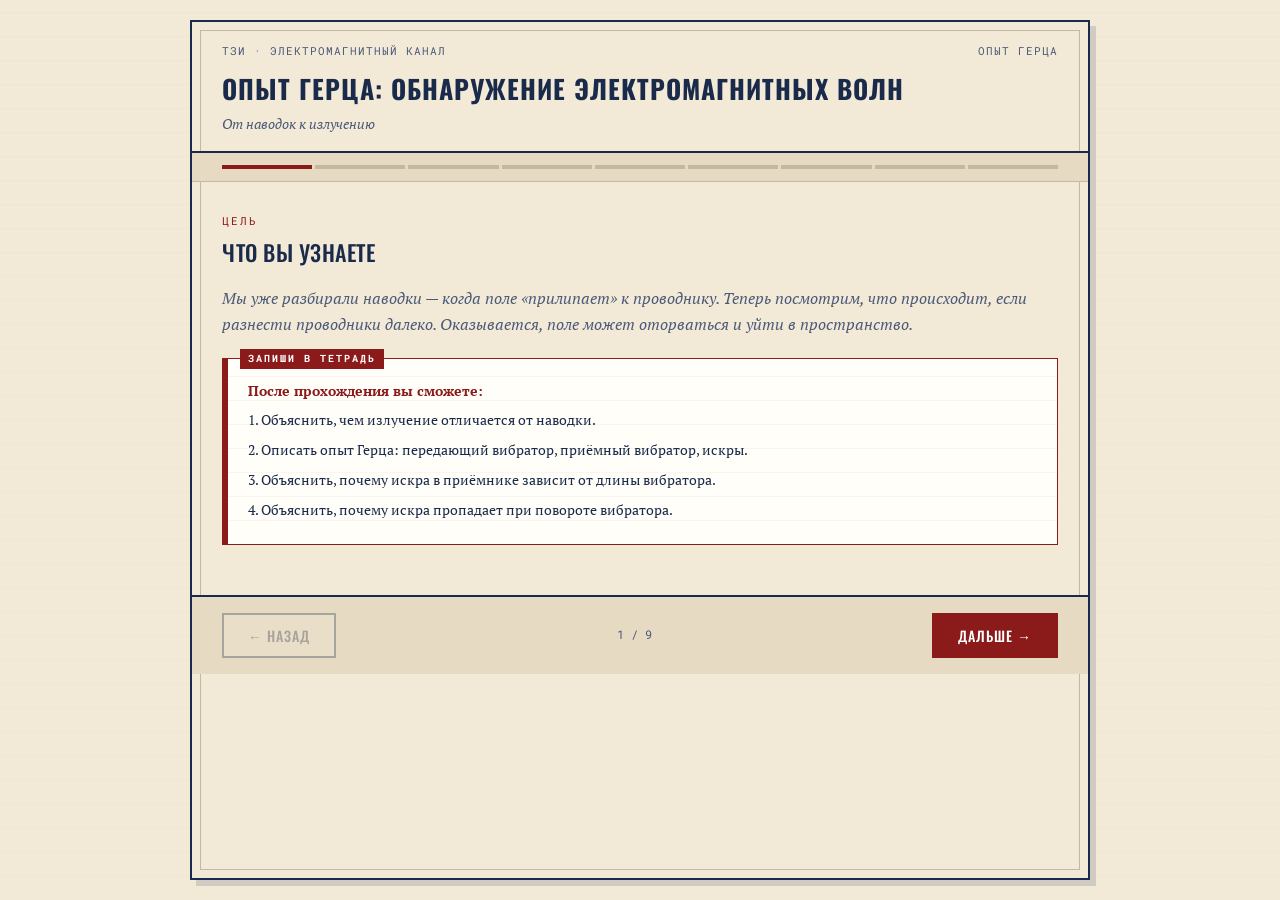
<file: ПМ.03.01/3.1.100/001/index.html>
<!DOCTYPE html>
<html lang="ru">
<head>
<meta charset="UTF-8">
<meta name="viewport" content="width=device-width, initial-scale=1.0">
<title>Опыт Герца: обнаружение электромагнитных волн</title>
<link rel="preconnect" href="https://fonts.googleapis.com">
<link rel="preconnect" href="https://fonts.gstatic.com" crossorigin>
<link href="https://fonts.googleapis.com/css2?family=Oswald:wght@400;500;700&family=PT+Serif:ital,wght@0,400;0,700;1,400&family=Roboto+Mono:wght@400;700&display=swap" rel="stylesheet">
<style>
    :root {
        --paper: #f2e9d6;
        --paper-dark: #e6dac2;
        --ink: #1a2a4a;
        --ink-light: #4a5a7a;
        --red: #8b1a1a;
        --red-light: #b84242;
        --blue: #1a4a6a;
        --blue-light: #3a7aa0;
        --green: #2a5a2a;
        --line: #c4b8a0;
    }
    * { box-sizing: border-box; }
    html, body { margin: 0; padding: 0; }
    body {
        background: repeating-linear-gradient(0deg, transparent, transparent 23px, rgba(0,0,0,0.03) 24px), var(--paper);
        color: var(--ink);
        font-family: 'PT Serif', Georgia, serif;
        min-height: 100vh;
        display: flex;
        justify-content: center;
        padding: 20px;
        line-height: 1.6;
    }
    .app {
        width: 100%;
        max-width: 900px;
        background: var(--paper);
        border: 2px solid var(--ink);
        box-shadow: 6px 6px 0 rgba(26,42,74,0.15);
        position: relative;
    }
    .app::before {
        content: '';
        position: absolute;
        inset: 8px;
        border: 1px solid var(--line);
        pointer-events: none;
        z-index: 1;
    }
    .header {
        padding: 20px 30px 15px;
        border-bottom: 2px solid var(--ink);
        position: relative;
        z-index: 2;
    }
    .header-top {
        display: flex;
        justify-content: space-between;
        align-items: baseline;
        font-family: 'Roboto Mono', monospace;
        font-size: 11px;
        letter-spacing: 1px;
        text-transform: uppercase;
        color: var(--ink-light);
        margin-bottom: 8px;
    }
    .header h1 {
        font-family: 'Oswald', sans-serif;
        font-weight: 700;
        font-size: 26px;
        letter-spacing: 1px;
        text-transform: uppercase;
        margin: 0;
        color: var(--ink);
    }
    .header .sub {
        font-family: 'PT Serif', serif;
        font-style: italic;
        font-size: 14px;
        color: var(--ink-light);
        margin-top: 4px;
    }
    .progress {
        display: flex;
        gap: 3px;
        padding: 12px 30px;
        background: var(--paper-dark);
        border-bottom: 1px solid var(--line);
        position: relative;
        z-index: 2;
    }
    .progress-step {
        flex: 1;
        height: 4px;
        background: var(--line);
        transition: background 0.3s;
    }
    .progress-step.done { background: var(--blue); }
    .progress-step.current { background: var(--red); }
    .content {
        padding: 30px;
        position: relative;
        z-index: 2;
        min-height: 400px;
    }
    .scene { display: none; animation: fadeIn 0.4s ease-out; }
    .scene.active { display: block; }
    @keyframes fadeIn { from { opacity: 0; transform: translateY(6px); } to { opacity: 1; transform: translateY(0); } }
    .scene-num {
        font-family: 'Roboto Mono', monospace;
        font-size: 11px;
        letter-spacing: 2px;
        color: var(--red);
        text-transform: uppercase;
        margin-bottom: 6px;
    }
    .scene-title {
        font-family: 'Oswald', sans-serif;
        font-size: 22px;
        font-weight: 500;
        letter-spacing: 0.5px;
        margin: 0 0 16px;
        text-transform: uppercase;
    }
    .scene p {
        font-size: 15px;
        margin: 0 0 12px;
    }
    .scene p.lead {
        font-size: 16px;
        color: var(--ink-light);
        font-style: italic;
    }
    .notebook {
        background: #fffef8;
        border: 1px solid var(--red);
        border-left: 6px solid var(--red);
        padding: 16px 20px;
        margin: 20px 0;
        position: relative;
        background-image: repeating-linear-gradient(0deg, transparent, transparent 23px, rgba(139,26,26,0.08) 24px);
    }
    .notebook::before {
        content: 'ЗАПИШИ В ТЕТРАДЬ';
        position: absolute;
        top: -10px;
        left: 12px;
        background: var(--red);
        color: #fff;
        font-family: 'Roboto Mono', monospace;
        font-size: 10px;
        font-weight: 700;
        letter-spacing: 2px;
        padding: 2px 8px;
    }
    .notebook p {
        margin: 6px 0;
        font-size: 14px;
        line-height: 1.7;
    }
    .notebook p:first-child { margin-top: 4px; }
    .notebook strong { color: var(--red); }
    .notebook .formula {
        font-family: 'Roboto Mono', monospace;
        background: rgba(139,26,26,0.08);
        padding: 2px 6px;
        font-size: 13px;
        border-radius: 2px;
    }
    .viz {
        background: #fffef8;
        border: 1px solid var(--line);
        padding: 16px;
        margin: 20px 0;
        position: relative;
    }
    .viz canvas { display: block; width: 100%; }
    .viz-caption {
        font-family: 'Roboto Mono', monospace;
        font-size: 11px;
        color: var(--ink-light);
        text-align: center;
        margin-top: 8px;
        letter-spacing: 0.5px;
    }
    .two-col { display: grid; grid-template-columns: 1fr 1fr; gap: 16px; }
    @media (max-width: 640px) { .two-col { grid-template-columns: 1fr; } }
    .control-group { margin: 14px 0; }
    .control-label {
        display: flex;
        justify-content: space-between;
        font-family: 'Roboto Mono', monospace;
        font-size: 12px;
        text-transform: uppercase;
        letter-spacing: 0.5px;
        margin-bottom: 4px;
    }
    .control-label .val { color: var(--blue); font-weight: 700; }
    input[type=range] {
        -webkit-appearance: none;
        width: 100%;
        height: 6px;
        background: linear-gradient(to right, var(--line), var(--ink-light));
        border-radius: 3px;
        outline: none;
        margin: 6px 0;
    }
    input[type=range]::-webkit-slider-thumb {
        -webkit-appearance: none;
        width: 18px;
        height: 18px;
        background: var(--red);
        border: 2px solid var(--ink);
        border-radius: 50%;
        cursor: pointer;
    }
    input[type=range]::-moz-range-thumb {
        width: 18px;
        height: 18px;
        background: var(--red);
        border: 2px solid var(--ink);
        border-radius: 50%;
        cursor: pointer;
    }
    .indicator {
        background: var(--ink);
        color: #4af626;
        font-family: 'Roboto Mono', monospace;
        font-size: 24px;
        font-weight: 700;
        padding: 10px 16px;
        text-align: right;
        border-radius: 3px;
        letter-spacing: 1px;
        text-shadow: 0 0 8px rgba(74,246,38,0.6);
        margin: 12px 0;
        display: flex;
        justify-content: space-between;
        align-items: baseline;
    }
    .indicator small { font-size: 11px; color: #8aa; letter-spacing: 1px; }
    .feedback {
        background: rgba(26,74,106,0.06);
        border-left: 3px solid var(--blue);
        padding: 10px 14px;
        font-size: 13px;
        font-style: italic;
        color: var(--ink-light);
        margin: 12px 0;
        min-height: 40px;
    }
    .nav {
        display: flex;
        justify-content: space-between;
        align-items: center;
        padding: 16px 30px;
        border-top: 2px solid var(--ink);
        background: var(--paper-dark);
        position: relative;
        z-index: 2;
    }
    button {
        font-family: 'Oswald', sans-serif;
        font-size: 14px;
        font-weight: 500;
        letter-spacing: 1px;
        text-transform: uppercase;
        padding: 10px 24px;
        border: 2px solid var(--ink);
        background: var(--paper);
        color: var(--ink);
        cursor: pointer;
        transition: all 0.15s;
    }
    button:hover:not(:disabled) { background: var(--ink); color: var(--paper); }
    button:disabled { opacity: 0.3; cursor: not-allowed; }
    button.primary { background: var(--red); color: #fff; border-color: var(--red); }
    button.primary:hover:not(:disabled) { background: var(--red-light); border-color: var(--red-light); }
    .question { margin: 20px 0; padding: 16px; background: #fffef8; border: 1px solid var(--line); }
    .question .q-num { font-family: 'Roboto Mono', monospace; font-size: 11px; color: var(--red); letter-spacing: 1px; margin-bottom: 4px; }
    .question .q-text { font-weight: 700; margin-bottom: 10px; font-size: 15px; }
    .question label { display: block; padding: 6px 10px; margin: 4px 0; cursor: pointer; border: 1px solid transparent; border-radius: 2px; font-size: 14px; }
    .question label:hover { background: rgba(26,42,74,0.05); }
    .question input[type=radio] { margin-right: 8px; accent-color: var(--red); }
    .question .explain { display: none; margin-top: 10px; padding: 10px; background: rgba(26,74,106,0.08); border-left: 3px solid var(--blue); font-size: 13px; font-style: italic; }
    .question .explain.show { display: block; }
    .question.correct { border-color: var(--green); }
    .question.incorrect { border-color: var(--red); }
    .question .result-mark { font-family: 'Roboto Mono', monospace; font-size: 12px; font-weight: 700; margin-top: 8px; }
    .question .result-mark.ok { color: var(--green); }
    .question .result-mark.bad { color: var(--red); }
    .checklist { background: #fffef8; border: 1px solid var(--line); padding: 16px; margin: 20px 0; }
    .checklist h4 { font-family: 'Oswald', sans-serif; font-size: 14px; text-transform: uppercase; margin: 0 0 10px; letter-spacing: 0.5px; }
    .checklist label { display: block; padding: 4px 0; font-size: 13px; cursor: pointer; }
    .checklist input[type=checkbox] { margin-right: 8px; accent-color: var(--green); }
    .final-score { text-align: center; padding: 30px 20px; background: #fffef8; border: 2px solid var(--ink); margin: 20px 0; }
    .final-score .num { font-family: 'Oswald', sans-serif; font-size: 56px; font-weight: 700; color: var(--red); line-height: 1; }
    .final-score .of { font-family: 'Roboto Mono', monospace; font-size: 14px; color: var(--ink-light); margin-top: 4px; }
    .final-score .verdict { font-family: 'Oswald', sans-serif; font-size: 18px; text-transform: uppercase; margin-top: 12px; letter-spacing: 1px; }
    .hint { font-size: 12px; color: var(--ink-light); font-style: italic; margin-top: 8px; }
    @media (max-width: 640px) {
        body { padding: 10px; }
        .header { padding: 16px 20px 12px; }
        .header h1 { font-size: 20px; }
        .content { padding: 20px; }
        .nav { padding: 12px 20px; }
        button { padding: 8px 16px; font-size: 12px; }
    }
</style>
</head>
<body>
<div class="app">
    <div class="header">
        <div class="header-top">
            <span>ТЗИ · Электромагнитный канал</span>
            <span>Опыт Герца</span>
        </div>
        <h1>Опыт Герца: обнаружение электромагнитных волн</h1>
        <div class="sub">От наводок к излучению</div>
    </div>

    <div class="progress" id="progress"></div>

    <div class="content" id="content">

        <div class="scene active" data-scene="1">
            <div class="scene-num">Цель</div>
            <h2 class="scene-title">Что вы узнаете</h2>
            <p class="lead">Мы уже разбирали наводки — когда поле «прилипает» к проводнику. Теперь посмотрим, что происходит, если разнести проводники далеко. Оказывается, поле может оторваться и уйти в пространство.</p>
            <div class="notebook">
                <p><strong>После прохождения вы сможете:</strong></p>
                <p>1. Объяснить, чем излучение отличается от наводки.</p>
                <p>2. Описать опыт Герца: передающий вибратор, приёмный вибратор, искры.</p>
                <p>3. Объяснить, почему искра в приёмнике зависит от длины вибратора.</p>
                <p>4. Объяснить, почему искра пропадает при повороте вибратора.</p>
            </div>
        </div>

        <div class="scene" data-scene="2">
            <div class="scene-num">Актуализация</div>
            <h2 class="scene-title">Что мы уже знаем про наводки</h2>
            <p>Раньше мы видели: если два провода рядом, поле одного наводит ЭДС в другом. Чем ближе — тем сильнее. Чем дальше — тем слабее, и на большом расстоянии наводка практически исчезает.</p>
            <p>Но что, если разнести проводники на несколько метров? Наводки уже нет. А сигнал — есть?</p>
            <div class="notebook">
                <p><strong>Наводка</strong> — это ближняя зона: поле «прилипает» к проводнику и быстро слабеет с расстоянием.</p>
                <p><strong>Излучение</strong> — это дальняя зона: поле отрывается от проводника и уходит в пространство как волна.</p>
            </div>
            <p class="hint">Опыт Герца (1888) впервые показал, что электромагнитные волны существуют и могут передаваться через пространство.</p>
        </div>

        <div class="scene" data-scene="3">
            <div class="scene-num">Определения</div>
            <h2 class="scene-title">Что такое электромагнитная волна</h2>
            <p>Электромагнитная волна — это переменное электрическое и магнитное поле, которое распространяется в пространстве.</p>
            <div class="notebook">
                <p><strong>Электромагнитная волна</strong> — распространяющееся в пространстве переменное электромагнитное поле.</p>
                <p><strong>Излучение</strong> — процесс отрыва поля от проводника и распространения его в пространстве.</p>
                <p><strong>Длина волны</strong> — расстояние, на которое волна распространяется за один период: <span class="formula">λ = c / f</span>, где <span class="formula">c ≈ 3·10⁸ м/с</span>.</p>
                <p><strong>Резонанс</strong> — совпадение собственной частоты приёмника с частотой волны, при котором амплитуда колебаний максимальна.</p>
            </div>
        </div>

        <div class="scene" data-scene="4">
            <div class="scene-num">Опыт</div>
            <h2 class="scene-title">Передатчик и приёмник</h2>
            <p>Вибратор Герца — это два металлических стержня с шариками на концах. Между шариками проскакивает искра. В этот момент возникает электромагнитная волна.</p>
            <p>Второй вибратор — приёмный. Если волна доходит до него, между его шариками тоже проскакивает искра.</p>
            <div class="viz">
                <canvas id="hertzViz" width="800" height="340"></canvas>
                <div class="viz-caption">Передающий вибратор (слева) и приёмный (справа) · искра в приёмнике = волна дошла</div>
            </div>
            <div class="control-group">
                <div class="control-label"><span>Расстояние между вибраторами</span><span class="val" id="distVal">1</span> м</div>
                <input type="range" id="distSlider" min="1" max="10" step="0.5" value="1">
            </div>
            <div class="indicator">
                <small>Яркость искры в приёмнике</small>
                <span><span id="sparkVal">0</span> %</span>
            </div>
            <div class="feedback" id="hertzFeedback">Двигайте ползунок. Искра слабеет, но не исчезает полностью — это волна, а не наводка.</div>
            <div class="notebook">
                <p><strong>Опыт Герца:</strong> искра в передающем вибраторе создаёт электромагнитную волну. Волна доходит до приёмного вибратора и вызывает в нём искру.</p>
                <p>В отличие от наводки, искра не исчезает при удалении — она слабеет, но остаётся. Это доказывает, что поле оторвалось от проводника и распространяется как волна.</p>
            </div>
        </div>

        <div class="scene" data-scene="5">
            <div class="scene-num">Настройка</div>
            <h2 class="scene-title">Резонанс: длина приёмного вибратора</h2>
            <p>Искра в приёмнике будет ярче, если длина приёмного вибратора совпадает с длиной волны (или половиной длины волны). Это резонанс.</p>
            <p>Подвигайте ползунок длины приёмного вибратора. Найдите положение, при котором искра максимальна.</p>
            <div class="viz">
                <canvas id="resonanceViz" width="800" height="280"></canvas>
                <div class="viz-caption">Чем ближе длина приёмника к резонансной, тем ярче искра</div>
            </div>
            <div class="control-group">
                <div class="control-label"><span>Длина приёмного вибратора</span><span class="val" id="lenVal">50</span> см</div>
                <input type="range" id="lenSlider" min="10" max="100" step="5" value="50">
            </div>
            <div class="indicator">
                <small>Яркость искры</small>
                <span><span id="sparkLenVal">0</span> %</span>
            </div>
            <div class="feedback" id="resonanceFeedback">Настраивайте длину. Максимум — при резонансе.</div>
            <div class="notebook">
                <p><strong>Резонанс</strong> — совпадение собственной частоты приёмника с частотой волны.</p>
                <p>У вибратора своя частота колебаний, которая зависит от его длины. Когда длина совпадает с длиной волны (или половиной), наступает резонанс — искра максимальна.</p>
            </div>
        </div>

        <div class="scene" data-scene="6">
            <div class="scene-num">Ориентация</div>
            <h2 class="scene-title">Поворот вибратора</h2>
            <p>Вибратор — это антенна. Она принимает волну хорошо, когда ориентирована определённым образом. Поверните приёмный вибратор — искра пропадёт.</p>
            <div class="viz">
                <canvas id="orientationViz" width="800" height="280"></canvas>
                <div class="viz-caption">Поворот приёмного вибратора · искра пропадает, когда вибратор перпендикулярен полю</div>
            </div>
            <div class="control-group">
                <div class="control-label"><span>Угол поворота приёмника</span><span class="val" id="angleVal">0</span>°</div>
                <input type="range" id="angleSlider" min="0" max="90" step="5" value="0">
            </div>
            <div class="indicator">
                <small>Яркость искры</small>
                <span><span id="sparkAngleVal">100</span> %</span>
            </div>
            <div class="feedback" id="orientationFeedback">При 0° искра максимальна, при 90° — исчезает.</div>
            <div class="notebook">
                <p><strong>Поляризация:</strong> электромагнитная волна имеет направление поля. Вибратор принимает волну хорошо, когда его ось совпадает с направлением поля.</p>
                <p>При повороте на 90° приёмник перестаёт «чувствовать» волну — искра пропадает.</p>
            </div>
        </div>

        <div class="scene" data-scene="7">
            <div class="scene-num">Сравнение</div>
            <h2 class="scene-title">Наводка и излучение: два разных закона</h2>
            <p>Наводка слабеет быстро (как <span class="formula">1/r²</span> или <span class="formula">1/r³</span> в зависимости от типа). Излучение слабеет медленно (как <span class="formula">1/r</span>).</p>
            <p>Поэтому на больших расстояниях остаётся только волна.</p>
            <div class="viz">
                <canvas id="compareViz" width="800" height="260"></canvas>
                <div class="viz-caption">Красная линия — наводка (1/r²), синяя — излучение (1/r)</div>
            </div>
            <div class="notebook">
                <p><strong>Наводка</strong> — ближняя зона, слабеет как <span class="formula">1/r²</span> или <span class="formula">1/r³</span>.</p>
                <p><strong>Излучение</strong> — дальняя зона, слабеет как <span class="formula">1/r</span>.</p>
                <p>На больших расстояниях наводка практически исчезает, а излучение остаётся — поэтому радиосвязь возможна на километры.</p>
            </div>
        </div>

        <div class="scene" data-scene="8">
            <div class="scene-num">Применение</div>
            <h2 class="scene-title">От опыта Герца к радиосвязи</h2>
            <p>Опыт Герца показал, что электромагнитные волны существуют. Через несколько лет Попов и Маркони использовали это для передачи сигналов на расстояние — так появилась радиосвязь.</p>
            <p>Сегодня те же принципы работают в Wi-Fi, Bluetooth, сотовой связи, радиолокации.</p>
            <div class="notebook">
                <p><strong>Вибратор Герца</strong> — прообраз антенны. Передающая антенна излучает волну, приёмная принимает.</p>
                <p><strong>Резонанс</strong> — настройка антенны на нужную частоту.</p>
                <p><strong>Поляризация</strong> — ориентация антенны относительно поля волны.</p>
            </div>
        </div>

        <div class="scene" data-scene="9">
            <div class="scene-num">Проверка</div>
            <h2 class="scene-title">Тест: проверьте понимание</h2>
            <p>Ответьте на вопросы. После каждого ответа — пояснение. В конце — результат и чек-лист конспекта.</p>
            <div id="quizContainer"></div>
            <div id="quizResult" style="display:none;"></div>
            <div class="checklist" id="finalChecklist" style="display:none;">
                <h4>Проверь, что записал в тетрадь</h4>
                <label><input type="checkbox"> Определение электромагнитной волны</label>
                <label><input type="checkbox"> Чем излучение отличается от наводки</label>
                <label><input type="checkbox"> Что такое резонанс</label>
                <label><input type="checkbox"> Что такое поляризация</label>
                <label><input type="checkbox"> Почему искра слабеет с расстоянием, но не исчезает</label>
                <label><input type="checkbox"> Почему искра пропадает при повороте вибратора</label>
            </div>
        </div>
    </div>

    <div class="nav">
        <button id="prevBtn" class="ghost" disabled>← Назад</button>
        <span id="navLabel" style="font-family: 'Roboto Mono', monospace; font-size: 12px; color: var(--ink-light);"></span>
        <button id="nextBtn" class="primary">Дальше →</button>
    </div>
</div>

<script>
(function() {
    'use strict';

    const scenes = document.querySelectorAll('.scene');
    const totalScenes = scenes.length;
    const progress = document.getElementById('progress');
    const prevBtn = document.getElementById('prevBtn');
    const nextBtn = document.getElementById('nextBtn');
    const navLabel = document.getElementById('navLabel');
    let current = 0;
    let activeAnimId = null;
    let hertzPhase = 0;

    for (let i = 0; i < totalScenes; i++) {
        const step = document.createElement('div');
        step.className = 'progress-step';
        progress.appendChild(step);
    }
    const progressSteps = progress.querySelectorAll('.progress-step');

    function stopAnim() {
        if (activeAnimId !== null) {
            cancelAnimationFrame(activeAnimId);
            activeAnimId = null;
        }
    }

    function showScene(index) {
        stopAnim();
        scenes.forEach((s, i) => s.classList.toggle('active', i === index));
        progressSteps.forEach((s, i) => {
            s.classList.toggle('done', i < index);
            s.classList.toggle('current', i === index);
        });
        prevBtn.disabled = index === 0;
        nextBtn.textContent = index === totalScenes - 1 ? 'К началу' : 'Дальше →';
        navLabel.textContent = (index + 1) + ' / ' + totalScenes;

        if (index === 3) startHertz();
        if (index === 4) drawResonance();
        if (index === 5) drawOrientation();
        if (index === 6) drawCompare();
        if (index === 8) initQuiz();

        window.scrollTo({ top: 0, behavior: 'smooth' });
    }

    prevBtn.addEventListener('click', () => {
        if (current > 0) { current--; showScene(current); }
    });
    nextBtn.addEventListener('click', () => {
        if (current < totalScenes - 1) { current++; showScene(current); }
        else { current = 0; showScene(0); }
    });

    // === Сцена 4: Опыт Герца (анимация) ===
    function startHertz() {
        const canvas = document.getElementById('hertzViz');
        const ctx = canvas.getContext('2d');

        function render() {
            // Считываем значение КАЖДЫЙ кадр, а не один раз
            const dist = parseFloat(document.getElementById('distSlider').value);
            document.getElementById('distVal').textContent = dist;

            const w = canvas.width, h = canvas.height;
            ctx.fillStyle = '#f2e9d6';
            ctx.fillRect(0, 0, w, h);

            const centerY = h / 2;
            const tx = 120;
            const rx = 120 + dist * 50;

            drawVibrator(ctx, tx, centerY, 60, true, 0);
            drawVibrator(ctx, rx, centerY, 60, false, 0);

            hertzPhase += 0.05;
            const numRings = 5;
            for (let i = 0; i < numRings; i++) {
                const baseR = (hertzPhase * 40 + i * 60) % 400;
                const alpha = Math.max(0, 1 - baseR / 400) * 0.4;
                ctx.strokeStyle = `rgba(139,26,26,${alpha})`;
                ctx.lineWidth = 2;
                ctx.beginPath();
                ctx.arc(tx, centerY, baseR, 0, Math.PI * 2);
                ctx.stroke();
            }

            drawSpark(ctx, tx, centerY, 1);
            const sparkIntensity = Math.max(0.05, 1 / (1 + dist * 0.5));
            drawSpark(ctx, rx, centerY, sparkIntensity);

            ctx.fillStyle = '#1a2a4a';
            ctx.font = 'bold 12px "Roboto Mono", monospace';
            ctx.textAlign = 'center';
            ctx.fillText('передатчик', tx, centerY + 90);
            ctx.fillText('приёмник', rx, centerY + 90);

            ctx.strokeStyle = 'rgba(74,90,122,0.6)';
            ctx.lineWidth = 1;
            ctx.setLineDash([4, 4]);
            ctx.beginPath();
            ctx.moveTo(tx + 20, centerY + 70);
            ctx.lineTo(rx - 20, centerY + 70);
            ctx.stroke();
            ctx.setLineDash([]);
            ctx.fillStyle = '#1a2a4a';
            ctx.font = 'bold 12px "Roboto Mono", monospace';
            ctx.fillText(dist + ' м', (tx + rx) / 2, centerY + 80);

            document.getElementById('sparkVal').textContent = Math.round(sparkIntensity * 100);

            const fb = document.getElementById('hertzFeedback');
            if (dist < 3) {
                fb.textContent = 'Вибраторы близко. Искра яркая. Но это может быть и наводка, и волна.';
            } else if (dist < 7) {
                fb.textContent = 'Расстояние растёт. Искра слабеет, но видна — это уже волна, наводка бы исчезла.';
            } else {
                fb.textContent = 'Далеко. Искра слабая, но есть. Наводка на таком расстоянии не работает — это излучение.';
            }

            activeAnimId = requestAnimationFrame(render);
        }
        render();
    }

    function drawVibrator(ctx, x, y, size, isTransmitter, angle) {
        ctx.save();
        ctx.translate(x, y);
        ctx.rotate(angle);

        ctx.strokeStyle = '#1a2a4a';
        ctx.lineWidth = 4;
        ctx.beginPath();
        ctx.moveTo(-size, 0);
        ctx.lineTo(-10, 0);
        ctx.stroke();
        ctx.beginPath();
        ctx.moveTo(10, 0);
        ctx.lineTo(size, 0);
        ctx.stroke();

        ctx.fillStyle = '#8b1a1a';
        ctx.beginPath();
        ctx.arc(-10, 0, 5, 0, Math.PI * 2);
        ctx.fill();
        ctx.beginPath();
        ctx.arc(10, 0, 5, 0, Math.PI * 2);
        ctx.fill();

        ctx.strokeStyle = '#4a5a7a';
        ctx.lineWidth = 2;
        ctx.beginPath();
        ctx.moveTo(0, 5);
        ctx.lineTo(0, 40);
        ctx.stroke();
        ctx.beginPath();
        ctx.moveTo(-20, 40);
        ctx.lineTo(20, 40);
        ctx.stroke();

        ctx.restore();
    }

    function drawSpark(ctx, x, y, intensity) {
        if (intensity <= 0.02) return;
        const radius = 8 + intensity * 12;
        const grad = ctx.createRadialGradient(x, y, 0, x, y, radius);
        grad.addColorStop(0, `rgba(255,240,150,${intensity})`);
        grad.addColorStop(0.4, `rgba(255,140,50,${intensity * 0.8})`);
        grad.addColorStop(1, `rgba(139,26,26,0)`);
        ctx.fillStyle = grad;
        ctx.beginPath();
        ctx.arc(x, y, radius, 0, Math.PI * 2);
        ctx.fill();

        ctx.strokeStyle = `rgba(255,255,200,${intensity})`;
        ctx.lineWidth = 1.5 + intensity * 2;
        ctx.beginPath();
        ctx.moveTo(x - 8, y - 4);
        ctx.lineTo(x - 3, y - 8);
        ctx.lineTo(x + 2, y - 2);
        ctx.lineTo(x + 6, y - 6);
        ctx.lineTo(x + 8, y + 2);
        ctx.stroke();
    }

    // === Сцена 5: Резонанс (статичная, перерисовка по input) ===
    function drawResonance() {
        const canvas = document.getElementById('resonanceViz');
        const ctx = canvas.getContext('2d');
        const len = parseFloat(document.getElementById('lenSlider').value);
        document.getElementById('lenVal').textContent = len;

        const w = canvas.width, h = canvas.height;
        ctx.fillStyle = '#f2e9d6';
        ctx.fillRect(0, 0, w, h);

        const centerY = h / 2;
        const tx = 150;
        const rx = 550;

        drawVibrator(ctx, tx, centerY, 50, true, 0);
        drawVibrator(ctx, rx, centerY, 20 + len, false, 0);

        const resonance = Math.exp(-Math.pow((len - 50) / 15, 2));
        const sparkIntensity = Math.max(0.02, resonance);

        drawSpark(ctx, tx, centerY, 1);
        drawSpark(ctx, rx, centerY, sparkIntensity);

        ctx.fillStyle = '#1a2a4a';
        ctx.font = 'bold 12px "Roboto Mono", monospace';
        ctx.textAlign = 'center';
        ctx.fillText('передатчик', tx, centerY + 80);
        ctx.fillText('приёмник (' + len + ' см)', rx, centerY + 80);

        document.getElementById('sparkLenVal').textContent = Math.round(sparkIntensity * 100);

        const fb = document.getElementById('resonanceFeedback');
        if (Math.abs(len - 50) < 8) {
            fb.textContent = 'Резонанс! Длина приёмника совпадает с длиной волны. Искра максимальна.';
        } else if (len < 40) {
            fb.textContent = 'Приёмник короче резонансной длины. Искра слабая. Увеличьте длину.';
        } else {
            fb.textContent = 'Приёмник длиннее резонансной длины. Искра слабая. Уменьшите длину.';
        }
    }

    document.getElementById('lenSlider').addEventListener('input', drawResonance);

    // === Сцена 6: Ориентация (статичная, перерисовка по input) ===
    function drawOrientation() {
        const canvas = document.getElementById('orientationViz');
        const ctx = canvas.getContext('2d');
        const angle = parseFloat(document.getElementById('angleSlider').value);
        document.getElementById('angleVal').textContent = angle;

        const w = canvas.width, h = canvas.height;
        ctx.fillStyle = '#f2e9d6';
        ctx.fillRect(0, 0, w, h);

        const centerY = h / 2;
        const tx = 200;
        const rx = 550;

        drawVibrator(ctx, tx, centerY, 50, true, 0);
        drawVibrator(ctx, rx, centerY, 50, false, (angle * Math.PI) / 180);

        ctx.strokeStyle = 'rgba(139,26,26,0.2)';
        ctx.lineWidth = 1;
        for (let y = 80; y < h - 80; y += 15) {
            ctx.beginPath();
            ctx.moveTo(tx + 60, y);
            ctx.lineTo(rx - 60, y);
            ctx.stroke();
        }

        const projection = Math.abs(Math.cos((angle * Math.PI) / 180));
        const sparkIntensity = Math.max(0.02, projection);

        drawSpark(ctx, tx, centerY, 1);
        drawSpark(ctx, rx, centerY, sparkIntensity);

        ctx.fillStyle = '#1a2a4a';
        ctx.font = 'bold 12px "Roboto Mono", monospace';
        ctx.textAlign = 'center';
        ctx.fillText('передатчик (гориз.)', tx, centerY + 90);
        ctx.fillText('приёмник (' + angle + '°)', rx, centerY + 90);

        document.getElementById('sparkAngleVal').textContent = Math.round(sparkIntensity * 100);

        const fb = document.getElementById('orientationFeedback');
        if (angle < 15) {
            fb.textContent = 'Вибраторы параллельны. Поле «толкает» заряды вдоль приёмника. Искра максимальна.';
        } else if (angle < 75) {
            fb.textContent = 'Приёмник повёрнут. Проекция поля на его ось меньше. Искра слабеет.';
        } else {
            fb.textContent = 'Приёмник перпендикулярен полю. Поле не может «толкать» заряды вдоль него. Искры нет.';
        }
    }

    document.getElementById('angleSlider').addEventListener('input', drawOrientation);

    // === Сцена 7: Сравнение (статичная) ===
    function drawCompare() {
        const canvas = document.getElementById('compareViz');
        const ctx = canvas.getContext('2d');
        const w = canvas.width, h = canvas.height;
        ctx.fillStyle = '#f2e9d6';
        ctx.fillRect(0, 0, w, h);

        const padL = 60, padR = 40, padT = 30, padB = 40;
        const plotW = w - padL - padR;
        const plotH = h - padT - padB;

        ctx.strokeStyle = '#1a2a4a';
        ctx.lineWidth = 1;
        ctx.beginPath();
        ctx.moveTo(padL, padT);
        ctx.lineTo(padL, h - padB);
        ctx.lineTo(w - padR, h - padB);
        ctx.stroke();

        ctx.fillStyle = '#4a5a7a';
        ctx.font = '11px "Roboto Mono", monospace';
        ctx.textAlign = 'center';
        ctx.fillText('расстояние', padL + plotW / 2, h - 10);
        ctx.save();
        ctx.translate(15, padT + plotH / 2);
        ctx.rotate(-Math.PI / 2);
        ctx.fillText('интенсивность', 0, 0);
        ctx.restore();

        const maxR = 10;
        ctx.strokeStyle = '#8b1a1a';
        ctx.lineWidth = 2;
        ctx.beginPath();
        for (let i = 1; i <= 100; i++) {
            const r = (i / 100) * maxR;
            const v = 1 / (r * r);
            const x = padL + (r / maxR) * plotW;
            const y = h - padB - Math.min(1, v) * plotH;
            if (i === 1) ctx.moveTo(x, y); else ctx.lineTo(x, y);
        }
        ctx.stroke();

        ctx.strokeStyle = '#1a4a6a';
        ctx.lineWidth = 2;
        ctx.beginPath();
        for (let i = 1; i <= 100; i++) {
            const r = (i / 100) * maxR;
            const v = 1 / r;
            const x = padL + (r / maxR) * plotW;
            const y = h - padB - Math.min(1, v) * plotH;
            if (i === 1) ctx.moveTo(x, y); else ctx.lineTo(x, y);
        }
        ctx.stroke();

        ctx.fillStyle = '#8b1a1a';
        ctx.fillRect(w - 180, 20, 12, 12);
        ctx.fillStyle = '#1a2a4a';
        ctx.font = '12px "PT Serif", serif';
        ctx.textAlign = 'left';
        ctx.fillText('наводка (1/r²)', w - 160, 31);

        ctx.fillStyle = '#1a4a6a';
        ctx.fillRect(w - 180, 40, 12, 12);
        ctx.fillStyle = '#1a2a4a';
        ctx.fillText('излучение (1/r)', w - 160, 51);
    }

    // === Тест ===
    const quizData = [
        { q: 'Чем излучение отличается от наводки?',
          options: ['Излучение — это ближняя зона, наводка — дальняя', 'Излучение отрывается от проводника и уходит в пространство, наводка остаётся рядом', 'Это одно и то же'],
          correct: 1,
          explain: 'Наводка — это ближняя зона: поле «прилипает» к проводнику и быстро слабеет. Излучение — дальняя зона: поле отрывается и распространяется как волна, слабеет медленно.' },
        { q: 'Почему искра в приёмнике не исчезает при удалении, хотя слабеет?',
          options: ['Потому что это наводка', 'Потому что это волна, которая слабеет как 1/r', 'Потому что приёмник подключён проводом'],
          correct: 1,
          explain: 'Излучение слабеет как 1/r — медленно. Наводка бы исчезла гораздо раньше. Именно поэтому опыт Герца доказал существование волн.' },
        { q: 'Что такое резонанс в опыте Герца?',
          options: ['Когда искра в передатчике ярче', 'Когда длина приёмника совпадает с длиной волны и искра максимальна', 'Когда вибраторы параллельны'],
          correct: 1,
          explain: 'Резонанс — совпадение собственной частоты приёмника с частотой волны. У вибратора своя частота, зависящая от длины. Когда длина совпадает с длиной волны (или половиной), наступает резонанс.' },
        { q: 'Почему искра пропадает при повороте приёмника на 90°?',
          options: ['Потому что приёмник сломался', 'Потому что поле волны не может «толкать» заряды вдоль приёмника, перпендикулярного полю', 'Потому что расстояние увеличилось'],
          correct: 1,
          explain: 'Электромагнитная волна имеет направление поля (поляризацию). Вибратор принимает волну, когда его ось совпадает с направлением поля. При повороте на 90° проекция поля на ось вибратора равна нулю.' },
        { q: 'Какой закон слабее с расстоянием: наводка или излучение?',
          options: ['Наводка (1/r²)', 'Излучение (1/r)', 'Оба одинаково'],
          correct: 1,
          explain: 'Наводка слабеет как 1/r² (или 1/r³), излучение — как 1/r. Поэтому на больших расстояниях остаётся только излучение, и радиосвязь возможна на километры.' },
        { q: 'Что доказал опыт Герца?',
          options: ['Что наводки не существует', 'Что электромагнитные волны существуют и могут передаваться через пространство', 'Что искра — это ток'],
          correct: 1,
          explain: 'Опыт Герца (1888) впервые показал, что электромагнитные волны существуют и могут передаваться через пространство. Это стало основой для радиосвязи.' }
    ];

    let quizInitialized = false;
    function initQuiz() {
        if (quizInitialized) return;
        quizInitialized = true;
        const container = document.getElementById('quizContainer');
        let html = '';
        quizData.forEach((item, i) => {
            html += `<div class="question" id="q${i}">
                <div class="q-num">Вопрос ${i+1} из ${quizData.length}</div>
                <div class="q-text">${item.q}</div>`;
            item.options.forEach((opt, j) => {
                html += `<label><input type="radio" name="q${i}" value="${j}"> ${opt}</label>`;
            });
            html += `<div class="explain" id="explain${i}"></div>
                <div class="result-mark" id="mark${i}"></div>
            </div>`;
        });
        html += `<div style="text-align:center; margin-top:20px;">
            <button id="checkQuiz" class="primary">Проверить ответы</button>
        </div>`;
        container.innerHTML = html;
        document.getElementById('checkQuiz').addEventListener('click', checkQuiz);
    }

    function checkQuiz() {
        let score = 0;
        quizData.forEach((item, i) => {
            const selected = document.querySelector(`input[name="q${i}"]:checked`);
            const questionEl = document.getElementById('q' + i);
            const explainEl = document.getElementById('explain' + i);
            const markEl = document.getElementById('mark' + i);
            questionEl.classList.remove('correct', 'incorrect');
            explainEl.classList.remove('show');
            markEl.textContent = '';
            markEl.className = 'result-mark';
            if (!selected) {
                markEl.textContent = '— Нет ответа';
                markEl.classList.add('bad');
                explainEl.innerHTML = '<strong>Правильный ответ:</strong> ' + item.options[item.correct] + '. ' + item.explain;
                explainEl.classList.add('show');
                return;
            }
            const val = parseInt(selected.value);
            if (val === item.correct) {
                score++;
                questionEl.classList.add('correct');
                markEl.textContent = '✓ Верно';
                markEl.classList.add('ok');
                explainEl.innerHTML = '<strong>Пояснение:</strong> ' + item.explain;
                explainEl.classList.add('show');
            } else {
                questionEl.classList.add('incorrect');
                markEl.textContent = '✗ Неверно';
                markEl.classList.add('bad');
                explainEl.innerHTML = '<strong>Правильный ответ:</strong> ' + item.options[item.correct] + '. ' + item.explain;
                explainEl.classList.add('show');
            }
        });
        const resultEl = document.getElementById('quizResult');
        const percent = Math.round((score / quizData.length) * 100);
        let verdict = '';
        if (score === quizData.length) verdict = 'Отлично. Материал усвоен.';
        else if (score >= 4) verdict = 'Хорошо. Есть неточности, но основное понято.';
        else if (score >= 2) verdict = 'Удовлетворительно. Повторите различия между наводкой и излучением.';
        else verdict = 'Неудовлетворительно. Вернитесь к сценам 4–7.';
        resultEl.innerHTML = `
            <div class="final-score">
                <div class="num">${score}</div>
                <div class="of">из ${quizData.length} (${percent}%)</div>
                <div class="verdict">${verdict}</div>
            </div>
        `;
        resultEl.style.display = 'block';
        document.getElementById('finalChecklist').style.display = 'block';
        resultEl.scrollIntoView({ behavior: 'smooth', block: 'center' });
    }

    showScene(0);
})();
</script>
</body>
</html>
</file>
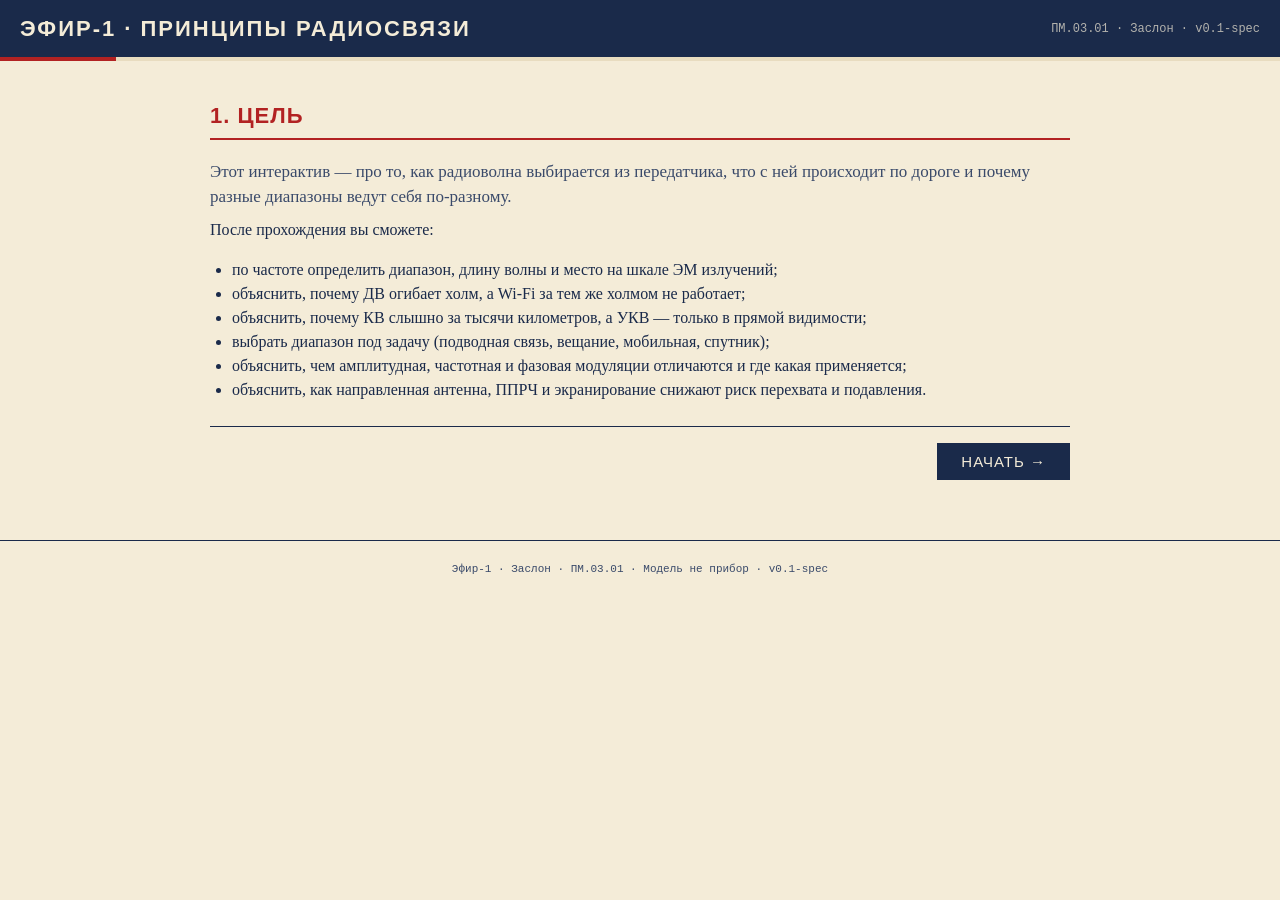
<file: ПМ.03.01/3.1.100/002/index.html>
<!DOCTYPE html>
<html lang="ru">
<head>
<meta charset="UTF-8">
<meta name="viewport" content="width=device-width, initial-scale=1.0">
<title>Эфир-1: Принципы радиосвязи</title>
<style>
:root {
  --paper: #f4ecd8;
  --paper-dark: #e8dcc0;
  --ink: #1a2a4a;
  --ink-light: #3a4a6a;
  --red: #b22222;
  --green: #2a6a3a;
  --blue: #1a4a7a;
  --purple: #6a3a8a;
  --mono: 'Roboto Mono', 'Courier New', monospace;
  --serif: 'PT Serif', Georgia, serif;
  --sans: 'Oswald', 'Arial Narrow', sans-serif;
}
* { box-sizing: border-box; }
body {
  margin: 0;
  background: var(--paper);
  color: var(--ink);
  font-family: var(--serif);
  line-height: 1.5;
}
header {
  background: var(--ink);
  color: var(--paper);
  padding: 12px 20px;
  display: flex;
  justify-content: space-between;
  align-items: center;
  flex-wrap: wrap;
  gap: 8px;
}
header h1 {
  font-family: var(--sans);
  font-size: 22px;
  margin: 0;
  letter-spacing: 2px;
  text-transform: uppercase;
}
header .sub {
  font-family: var(--mono);
  font-size: 12px;
  opacity: 0.7;
}
#progress-bar { height: 4px; background: var(--paper-dark); }
#progress-fill { height: 100%; background: var(--red); width: 9.1%; transition: width 0.3s; }
main { max-width: 900px; margin: 0 auto; padding: 20px; }
.scene { display: none; }
.scene.active { display: block; animation: fadeIn 0.25s; }
@keyframes fadeIn { from { opacity: 0; transform: translateY(8px); } to { opacity: 1; transform: none; } }
h2 {
  font-family: var(--sans);
  color: var(--red);
  border-bottom: 2px solid var(--red);
  padding-bottom: 6px;
  letter-spacing: 1px;
  text-transform: uppercase;
  font-size: 22px;
}
p { margin: 8px 0; }
.lead { font-size: 17px; color: var(--ink-light); }
ul { padding-left: 22px; }
canvas { display: block; width: 100%; background: var(--paper-dark); border: 1px solid var(--ink); margin: 12px 0; }
.controls { background: var(--paper-dark); border: 1px solid var(--ink); padding: 12px 16px; margin: 12px 0; }
.control-row { display: flex; align-items: center; gap: 12px; margin: 8px 0; flex-wrap: wrap; }
.control-row label { font-family: var(--mono); font-size: 13px; min-width: 240px; }
input[type=range] { flex: 1; min-width: 140px; accent-color: var(--red); }
.value-box {
  font-family: var(--mono);
  background: var(--ink);
  color: var(--paper);
  padding: 2px 8px;
  font-size: 13px;
  min-width: 90px;
  text-align: center;
}
.readout {
  font-family: var(--mono);
  font-size: 14px;
  background: var(--ink);
  color: var(--paper);
  padding: 10px 14px;
  margin: 12px 0;
  line-height: 1.7;
}
.readout .hl { color: #ffd700; }
.feedback {
  border-left: 4px solid var(--red);
  background: rgba(178,34,34,0.08);
  padding: 10px 14px;
  margin: 12px 0;
  font-size: 15px;
}
.notebook {
  background: #fffef5;
  border: 2px solid var(--ink);
  border-left: 6px solid var(--red);
  padding: 16px 20px;
  margin: 16px 0;
}
.notebook .nb-title {
  font-family: var(--sans);
  color: var(--red);
  font-size: 16px;
  letter-spacing: 2px;
  margin-bottom: 8px;
  text-transform: uppercase;
}
.notebook dt { font-family: var(--mono); font-weight: bold; margin-top: 8px; }
.notebook dd { margin: 0; color: var(--ink-light); font-family: var(--mono); font-size: 13px; }
.btn {
  font-family: var(--sans);
  background: var(--ink);
  color: var(--paper);
  border: none;
  padding: 10px 24px;
  font-size: 15px;
  letter-spacing: 1px;
  cursor: pointer;
  text-transform: uppercase;
  transition: background 0.2s;
}
.btn:hover { background: var(--red); }
.btn.small { padding: 6px 16px; font-size: 13px; }
.btn.active { background: var(--red); }
.nav { display: flex; justify-content: space-between; margin-top: 24px; padding-top: 16px; border-top: 1px solid var(--ink); }
.legend { font-family: var(--mono); font-size: 12px; color: var(--ink-light); margin: 8px 0; }
.cards-area { display: flex; flex-wrap: wrap; gap: 8px; margin: 12px 0; }
.card {
  background: var(--paper-dark);
  border: 1px solid var(--ink);
  padding: 8px 12px;
  font-family: var(--mono);
  font-size: 13px;
  cursor: pointer;
  user-select: none;
  transition: all 0.15s;
}
.card:hover { background: #fff; }
.card.selected { border-color: var(--red); border-width: 2px; background: #fff; box-shadow: 0 0 0 2px rgba(178,34,34,0.25); }
.bins-area { display: grid; grid-template-columns: repeat(5, 1fr); gap: 8px; margin: 12px 0; }
.bin {
  border: 2px dashed var(--ink);
  min-height: 90px;
  padding: 6px;
  text-align: center;
  cursor: pointer;
  transition: all 0.15s;
}
.bin:hover { border-color: var(--red); background: rgba(178,34,34,0.05); }
.bin .bin-title { font-family: var(--sans); font-size: 12px; letter-spacing: 1px; color: var(--red); display: block; margin-bottom: 4px; }
.bin .bin-item { font-family: var(--mono); font-size: 10px; display: block; padding: 1px 0; color: var(--green); }
.question { background: var(--paper-dark); border: 1px solid var(--ink); padding: 14px 18px; margin: 14px 0; }
.question .q-num { font-family: var(--sans); color: var(--red); font-size: 14px; letter-spacing: 1px; }
.question .q-text { font-size: 16px; margin: 4px 0 10px; }
.question .options label { display: block; padding: 6px 10px; margin: 4px 0; cursor: pointer; font-size: 15px; border: 1px solid transparent; }
.question .options label:hover { background: rgba(0,0,0,0.04); }
.question .options input { margin-right: 8px; }
.question .explain { display: none; margin-top: 10px; padding: 8px 12px; font-size: 14px; border-left: 3px solid var(--red); background: rgba(178,34,34,0.08); }
.question .explain.show { display: block; }
.question .explain.correct { border-color: var(--green); background: rgba(42,106,58,0.1); }
.toggles { display: flex; gap: 12px; flex-wrap: wrap; margin: 12px 0; }
.toggle-item {
  background: var(--paper-dark);
  border: 1px solid var(--ink);
  padding: 10px 14px;
  cursor: pointer;
  font-family: var(--mono);
  font-size: 13px;
  user-select: none;
  transition: all 0.15s;
}
.toggle-item.on { background: var(--green); color: var(--paper); border-color: var(--green); }
.risk-bars { margin: 12px 0; }
.risk-row { display: flex; align-items: center; gap: 10px; margin: 6px 0; font-family: var(--mono); font-size: 13px; }
.risk-row .risk-label { min-width: 110px; }
.risk-track { flex: 1; height: 16px; background: var(--paper-dark); border: 1px solid var(--ink); }
.risk-fill { height: 100%; transition: width 0.3s, background 0.3s; }
.checklist { background: #fffef5; border: 2px solid var(--green); padding: 16px 20px; margin: 20px 0; }
.checklist .nb-title { font-family: var(--sans); color: var(--green); font-size: 16px; letter-spacing: 2px; margin-bottom: 8px; }
.checklist ul { margin: 0; padding-left: 20px; }
.checklist li { margin: 4px 0; font-family: var(--mono); font-size: 13px; }
.score-box { font-family: var(--sans); font-size: 24px; color: var(--red); text-align: center; padding: 16px; border: 2px solid var(--red); margin: 20px 0; }
footer { text-align: center; padding: 20px; font-family: var(--mono); font-size: 11px; color: var(--ink-light); border-top: 1px solid var(--ink); margin-top: 40px; }
@media (max-width: 600px) {
  .bins-area { grid-template-columns: repeat(2, 1fr); }
  .control-row label { min-width: 140px; font-size: 12px; }
  header h1 { font-size: 16px; }
  main { padding: 12px; }
}
</style>
</head>
<body>

<header>
  <h1>Эфир-1 · Принципы радиосвязи</h1>
  <div class="sub">ПМ.03.01 · Заслон · v0.1-spec</div>
</header>
<div id="progress-bar"><div id="progress-fill"></div></div>

<main id="app">

<!-- 1 -->
<section class="scene active" data-scene="1">
  <h2>1. Цель</h2>
  <p class="lead">Этот интерактив — про то, как радиоволна выбирается из передатчика, что с ней происходит по дороге и почему разные диапазоны ведут себя по-разному.</p>
  <p>После прохождения вы сможете:</p>
  <ul>
    <li>по частоте определить диапазон, длину волны и место на шкале ЭМ излучений;</li>
    <li>объяснить, почему ДВ огибает холм, а Wi-Fi за тем же холмом не работает;</li>
    <li>объяснить, почему КВ слышно за тысячи километров, а УКВ — только в прямой видимости;</li>
    <li>выбрать диапазон под задачу (подводная связь, вещание, мобильная, спутник);</li>
    <li>объяснить, чем амплитудная, частотная и фазовая модуляции отличаются и где какая применяется;</li>
    <li>объяснить, как направленная антенна, ППРЧ и экранирование снижают риск перехвата и подавления.</li>
  </ul>
  <div class="nav"><span></span><button class="btn" onclick="goTo(2)">Начать →</button></div>
</section>

<!-- 2 -->
<section class="scene" data-scene="2">
  <h2>2. Актуализация: волна и шкала</h2>
  <p>Колеблющийся заряд создаёт переменное электромагнитное поле, которое распространяется в пространстве со скоростью света. Частота f и длина волны λ связаны: <b>λ = c / f</b>, c = 3·10⁸ м/с.</p>
  <p>Двигайте ползунок — частота, длина волны и энергия кванта меняются вместе.</p>
  <canvas id="c-spectrum"></canvas>
  <p class="legend">Видимый свет — узкая полоска в середине шкалы. Глаз видит только её.</p>
  <div class="controls">
    <div class="control-row">
      <label>Частота f</label>
      <input type="range" id="s-freq" min="3.48" max="20.48" step="0.01" value="6">
      <span class="value-box" id="v-freq">1 МГц</span>
    </div>
  </div>
  <div class="readout" id="r-spectrum"></div>
  <div class="feedback" id="fb-spectrum"></div>
  <div class="nav"><button class="btn" onclick="goTo(1)">← Назад</button><button class="btn" onclick="goTo(3)">Далее →</button></div>
</section>

<!-- 3 -->
<section class="scene" data-scene="3">
  <h2>3. Определения для тетради</h2>
  <div class="notebook">
    <div class="nb-title">ЗАПИШИ В ТЕТРАДЬ</div>
    <dl>
      <dt>Электромагнитная волна</dt>
      <dd>Распространяющееся в пространстве переменное ЭМ поле. В вакууме c = 3·10⁸ м/с.</dd>
      <dt>Длина волны</dt>
      <dd>λ = c / f, [м]. Частота f, [Гц].</dd>
      <dt>Модулирующий сигнал</dt>
      <dd>Низкочастотный сигнал, содержащий информацию. Обозначение F<sub>м</sub>, [Гц].</dd>
      <dt>Несущая</dt>
      <dd>Высокочастотное колебание, переносящее сигнал. Обозначение f<sub>c</sub>, [Гц].</dd>
      <dt>Амплитудная модуляция (АМ)</dt>
      <dd>Амплитуда несущей меняется по закону сигнала. Полоса B = 2F<sub>м</sub>.</dd>
      <dt>Частотная модуляция (ЧМ)</dt>
      <dd>Частота несущей меняется по закону сигнала, амплитуда постоянна. Девиация Δf. Индекс β = Δf/F<sub>м</sub>. Полоса по Карсону B ≈ 2(Δf + F<sub>м</sub>).</dd>
      <dt>Фазовая модуляция (ФМ)</dt>
      <dd>Фаза несущей меняется по закону сигнала, амплитуда постоянна. Индекс β. Полоса B ≈ 2F<sub>м</sub>(β + 1).</dd>
      <dt>Дифракция</dt>
      <dd>Огибание волной препятствий, соизмеримых с λ.</dd>
      <dt>Ионосфера</dt>
      <dd>Ионизированные слои атмосферы (D, E, F), отражающие КВ.</dd>
      <dt>Радиогоризонт</dt>
      <dd>d ≈ 3.57·(√h₁ + √h₂) км, h₁,h₂ — высоты антенн в метрах.</dd>
    </dl>
  </div>
  <p class="legend">Переход не блокируется: не записали — вернитесь позже. Определения короткие, в тетрадь, не для чтения.</p>
  <div class="nav"><button class="btn" onclick="goTo(2)">← Назад</button><button class="btn" onclick="goTo(4)">Далее →</button></div>
</section>

<!-- 4 -->
<section class="scene" data-scene="4">
  <h2>4. Амплитудная модуляция (АМ)</h2>
  <p>Информацию переносит не сама несущая, а её изменение. Передатчик формирует высокочастотную несущую, модулятор накладывает на неё сигнал, антенна излучает. Приёмник отделяет сигнал обратно.</p>

  <div class="feedback" style="border-left-color:#2a6a3a;background:rgba(42,106,58,0.08)">
    <b>Зачем вообще модуляция?</b> Антенна эффективна, когда её длина соизмерима с λ/4. Для звука 1 кГц λ = 300 км, антенна — 75 км. Нереально. Для несущей 1 МГц λ = 300 м, антенна — 75 м. Уже можно. Модуляция сдвигает сигнал на высокую частоту, где антенна работает. Плюс: на разных несущих можно передавать разные сигналы одновременно — частотное разделение каналов.
  </div>

  <p><b>Модулирующий сигнал F<sub>м</sub></b> — низкочастотный, содержит информацию. <b>Несущая f<sub>c</sub></b> — высокочастотная, переносит её. При амплитудной модуляции амплитуда несущей меняется по закону модулирующего сигнала. Значит <b>огибающая АМ-сигнала повторяет F<sub>м</sub></b>, а заполнение под ней — это несущая f<sub>c</sub>. Глубина модуляции m — насколько сильно, полоса B = 2F<sub>м</sub>.</p>
  <canvas id="c-mod"></canvas>
  <div class="controls">
    <div class="control-row">
      <label>Модулирующий сигнал (звук) F<sub>м</sub></label>
      <input type="range" id="s-fm" min="1" max="20" step="0.5" value="5">
      <span class="value-box" id="v-fm">5 кГц</span>
    </div>
    <div class="control-row">
      <label>Несущая f<sub>c</sub></label>
      <input type="range" id="s-fc" min="0.5" max="5" step="0.1" value="1">
      <span class="value-box" id="v-fc">1.0 МГц</span>
    </div>
    <div class="control-row">
      <label>Глубина модуляции m</label>
      <input type="range" id="s-m" min="0" max="1.5" step="0.01" value="0.7">
      <span class="value-box" id="v-m">0.70</span>
    </div>
  </div>
  <div class="readout" id="r-mod"></div>
  <div class="feedback" id="fb-mod"></div>
  <p class="legend">Верхний график — модулирующий сигнал F_м (зелёный). Средний — несущая f_c (синяя). Нижний — АМ-сигнал: <b style="color:#b22222">красная огибающая точно повторяет верхний график (F_м)</b>, <b style="color:#1a4a7a">заполнение под ней — несущая f_c, то же число осцилляций, что на среднем</b>. При движении F_м меняется только огибающая. При движении f_c — только число осцилляций несущей.</p>
  <div class="nav"><button class="btn" onclick="goTo(3)">← Назад</button><button class="btn" onclick="goTo(5)">Далее →</button></div>
</section>

<!-- 5: ЧМ -->
<section class="scene" data-scene="5">
  <h2>5. Частотная модуляция (ЧМ)</h2>
  <p>В АМ меняется амплитуда несущей, а частота постоянна. В ЧМ наоборот: <b>амплитуда постоянна, а частота несущей меняется по закону модулирующего сигнала</b>. Информация заложена в отклонении частоты от среднего значения — в девиации.</p>
  <p><b>Девиация Δf</b> — максимальное отклонение мгновенной частоты от несущей. <b>Индекс модуляции β = Δf / F<sub>м</sub></b>. Полоса по Карсону: <b>B ≈ 2(Δf + F<sub>м</sub>)</b>.</p>
  <canvas id="c-fm"></canvas>
  <div class="controls">
    <div class="control-row">
      <label>Модулирующий сигнал F<sub>м</sub></label>
      <input type="range" id="s-fm-fm" min="1" max="20" step="0.5" value="5">
      <span class="value-box" id="v-fm-fm">5 кГц</span>
    </div>
    <div class="control-row">
      <label>Несущая f<sub>c</sub></label>
      <input type="range" id="s-fc-fm" min="0.5" max="5" step="0.1" value="1">
      <span class="value-box" id="v-fc-fm">1.0 МГц</span>
    </div>
    <div class="control-row">
      <label>Девиация Δf</label>
      <input type="range" id="s-dev-fm" min="1" max="50" step="1" value="10">
      <span class="value-box" id="v-dev-fm">10 кГц</span>
    </div>
  </div>
  <div class="readout" id="r-fm"></div>
  <div class="feedback" id="fb-fm"></div>
  <p class="legend">Верхний — модулирующий F_м. Средний — несущая f_c без модуляции (для сравнения). Нижний — ЧМ-сигнал: <b style="color:#6a3a8a">амплитуда постоянна</b>, но осцилляции <b>сгущаются</b> при положительной полуволне модулирующего и <b>разрежаются</b> при отрицательной.</p>
  <div class="nav"><button class="btn" onclick="goTo(4)">← Назад</button><button class="btn" onclick="goTo(6)">Далее →</button></div>
</section>

<!-- 6: ФМ -->
<section class="scene" data-scene="6">
  <h2>6. Фазовая модуляция (ФМ)</h2>
  <p>В ФМ <b>амплитуда тоже постоянна</b>, но меняется не частота, а <b>фаза несущей</b> — она сдвигается вперёд-назад по закону модулирующего сигнала. Внешне похоже на ЧМ, но отличие принципиальное: в ЧМ мгновенная частота пропорциональна модулирующему (sin), а в ФМ сама фаза пропорциональна модулирующему. Значит, мгновенная частота в ФМ меняется по производной — по cos, со сдвигом π/2.</p>
  <p><b>Индекс модуляции β</b> — максимальный сдвиг фазы в радианах. Полоса: <b>B ≈ 2F<sub>м</sub>(β + 1)</b>.</p>
  <canvas id="c-pm"></canvas>
  <div class="controls">
    <div class="control-row">
      <label>Модулирующий сигнал F<sub>м</sub></label>
      <input type="range" id="s-fm-pm" min="1" max="20" step="0.5" value="5">
      <span class="value-box" id="v-fm-pm">5 кГц</span>
    </div>
    <div class="control-row">
      <label>Несущая f<sub>c</sub></label>
      <input type="range" id="s-fc-pm" min="0.5" max="5" step="0.1" value="1">
      <span class="value-box" id="v-fc-pm">1.0 МГц</span>
    </div>
    <div class="control-row">
      <label>Индекс модуляции β</label>
      <input type="range" id="s-beta-pm" min="0" max="10" step="0.1" value="2">
      <span class="value-box" id="v-beta-pm">2.0</span>
    </div>
  </div>
  <div class="readout" id="r-pm"></div>
  <div class="feedback" id="fb-pm"></div>
  <p class="legend">Верхний — модулирующий F_м. Средний — несущая f_c без модуляции. Нижний — ФМ-сигнал: амплитуда постоянна, <b style="color:#6a3a8a">фаза смещается вперёд-назад</b> — видно, как осцилляции сдвигаются вправо-влево в такт с модулирующим, но частота меняется не в фазе с ним, а со сдвигом π/2.</p>
  <div class="nav"><button class="btn" onclick="goTo(5)">← Назад</button><button class="btn" onclick="goTo(7)">Далее →</button></div>
</section>

<!-- 7: дифракция -->
<section class="scene" data-scene="7">
  <h2>7. Распространение: дифракция и прямая видимость</h2>
  <p>Волна огибает препятствие, если её длина соизмерима с препятствием. Если λ много меньше — за препятствием тень.</p>
  <p>Передатчик и приёмник на земле, по 10 км от препятствия. Меняйте λ и высоту препятствия h — смотрите, как меняется волновое поле и что доходит до приёмника.</p>
  <canvas id="c-diff"></canvas>
  <div class="controls">
    <div class="control-row">
      <label>Длина волны λ</label>
      <input type="range" id="s-lam" min="0" max="4" step="0.01" value="2">
      <span class="value-box" id="v-lam">100 м</span>
    </div>
    <div class="control-row">
      <label>Высота препятствия h</label>
      <input type="range" id="s-h" min="0" max="500" step="10" value="200">
      <span class="value-box" id="v-h">200 м</span>
    </div>
  </div>
  <div class="readout" id="r-diff"></div>
  <div class="feedback" id="fb-diff"></div>
  <p class="legend">Шаг волновых фронтов = λ в масштабе экрана: при λ много меньше h фронты мелкие и за препятствием гаснут, при λ ~ h фронты крупные и огибают. Модель ножевого края (ITU-R P.526).</p>
  <div class="nav"><button class="btn" onclick="goTo(6)">← Назад</button><button class="btn" onclick="goTo(8)">Далее →</button></div>
</section>

<!-- 8: ионосфера -->
<section class="scene" data-scene="8">
  <h2>8. Ионосфера: отражение и поглощение</h2>
  <p>Ионосфера — ионизированные слои атмосферы. Радиоволна может отразиться от них, пройти сквозь или поглотиться — это зависит от частоты и от солнечной активности (чем она выше, тем ионизация сильнее).</p>

  <div class="notebook" style="margin-bottom:12px">
    <div class="nb-title">СЛОИ ИОНОСФЕРЫ</div>
    <dl>
      <dt>D (60–90 км)</dt>
      <dd>Существует только днём. Поглощает ДВ/СВ и нижние КВ. Ночью исчезает.</dd>
      <dt>E (90–120 км)</dt>
      <dd>Отражает СВ и нижние КВ. Днём ионизация выше — слой плотнее и чуть выше.</dd>
      <dt>F (150–400 км)</dt>
      <dd>Основной слой для КВ. Ночью ниже (~250 км), днём выше (~400 км). Выше слой — дальше точка отражения и приёма.</dd>
    </dl>
  </div>

  <canvas id="c-iono"></canvas>
  <div class="controls">
    <div class="control-row">
      <label>Частота f</label>
      <input type="range" id="s-iono-f" min="5" max="10" step="0.01" value="7">
      <span class="value-box" id="v-iono-f">10 МГц</span>
    </div>
    <div class="control-row">
      <label>Солнечная активность</label>
      <input type="range" id="s-iono-s" min="0" max="100" step="5" value="50">
      <span class="value-box" id="v-iono-s">50%</span>
    </div>
  </div>
  <div class="readout" id="r-iono"></div>
  <div class="feedback" id="fb-iono"></div>
  <p class="legend">Солнечная активность: 0% — ночь, 100% — полдень. Угол выхода луча фиксирован (50° от вертикали). При росте активности слой F поднимается — точка отражения на слое и точка приёма на Земле сдвигаются вправо. Поверхность Земли изогнута; вертикальный масштаб увеличен для наглядности.</p>
  <div class="nav"><button class="btn" onclick="goTo(7)">← Назад</button><button class="btn" onclick="goTo(9)">Далее →</button></div>
</section>

<!-- 9 -->
<section class="scene" data-scene="9">
  <h2>9. Тренажёр диапазонов</h2>
  <p>Выберите карточку, затем нажмите на корзину. Верно — карточка встанет на место с пояснением.</p>
  <div id="trainer"></div>
  <div class="feedback" id="fb-trainer" style="display:none"></div>
  <div class="nav"><button class="btn" onclick="goTo(8)">← Назад</button><button class="btn" onclick="goTo(10)">Далее →</button></div>
</section>

<!-- 10 -->
<section class="scene" data-scene="10">
  <h2>10. Применение и ИБ: атака и защита</h2>
  <p>Распространение волн — это ещё и зона перехвата. Чем шире зона, тем больше возможностей у «красных».</p>
  <canvas id="c-sec"></canvas>
  <div class="toggles" id="sec-toggles">
    <div class="toggle-item" data-key="antenna">Направленная антенна</div>
    <div class="toggle-item" data-key="fhss">ППРЧ (перестройка частоты)</div>
    <div class="toggle-item" data-key="shield">Экранирование</div>
  </div>
  <div class="risk-bars" id="risk-bars"></div>
  <div class="feedback" id="fb-sec"></div>
  <p class="legend">Связь с триадой КЦД: перехват — конфиденциальность, подавление — доступность, имитация — целостность.</p>
  <div class="nav"><button class="btn" onclick="goTo(9)">← Назад</button><button class="btn" onclick="goTo(11)">Далее →</button></div>
</section>

<!-- 11 -->
<section class="scene" data-scene="11">
  <h2>11. Проверка</h2>
  <p>Девять вопросов. После ответа — пояснение. Оценка — за первую попытку.</p>
  <div id="test-container"></div>
  <div class="score-box" id="score-box">Отвечено: 0 / 9</div>
  <div style="text-align:center"><button class="btn" onclick="initTest()">Пересдать</button></div>
  <div class="checklist" id="checklist" style="display:none">
    <div class="nb-title">ЧЕК-ЛИСТ КОНСПЕКТА</div>
    <ul>
      <li>λ = c / f, c = 3·10⁸ м/с</li>
      <li>АМ: меняется амплитуда. Огибающая = модулирующий F_м, заполнение = несущая f_c. B = 2F_м.</li>
      <li>ЧМ: меняется частота, амплитуда постоянна. Девиация Δf, индекс β = Δf/F_м. B ≈ 2(Δf + F_м).</li>
      <li>ФМ: меняется фаза, амплитуда постоянна. Индекс β. B ≈ 2F_м(β + 1).</li>
      <li>Дифракция: λ соизмерима с h → огибает; λ ≪ h → тень</li>
      <li>Ионосфера: D поглощает днём, E отражает СВ, F — основной слой КВ. Чем выше солнечная активность, тем выше F и дальше приём.</li>
      <li>Радиогоризонт: d ≈ 3.57·(√h₁ + √h₂) км</li>
      <li>Направленная антенна сужает зону перехвата, ППРЧ защищает от узкополосной помехи, экранирование снижает утечку</li>
    </ul>
  </div>
  <div class="nav"><button class="btn" onclick="goTo(10)">← Назад</button><span></span></div>
</section>

</main>

<footer>Эфир-1 · Заслон · ПМ.03.01 · Модель не прибор · v0.1-spec</footer>

<script>
'use strict';

let currentScene = 1;
let currentDraw = null;
const TOTAL_SCENES = 11;

/* ---------- helpers ---------- */
function prepCanvas(canvas, cssH) {
  const dpr = Math.min(window.devicePixelRatio || 1, 2);
  const W = canvas.clientWidth || 800;
  const H = cssH;
  if (canvas.width !== Math.round(W * dpr) || canvas.height !== Math.round(H * dpr)) {
    canvas.width = Math.round(W * dpr);
    canvas.height = Math.round(H * dpr);
    canvas.style.height = H + 'px';
  }
  const ctx = canvas.getContext('2d');
  ctx.setTransform(dpr, 0, 0, dpr, 0, 0);
  ctx.clearRect(0, 0, W, H);
  return { ctx, W, H };
}

function formatFreq(f) {
  if (f >= 1e18) return (f / 1e18).toFixed(1) + ' ЭГц';
  if (f >= 1e15) return (f / 1e15).toFixed(1) + ' ПГц';
  if (f >= 1e12) return (f / 1e12).toFixed(1) + ' ТГц';
  if (f >= 1e9)  return (f / 1e9).toFixed(1) + ' ГГц';
  if (f >= 1e6)  return (f / 1e6).toFixed(1) + ' МГц';
  if (f >= 1e3)  return (f / 1e3).toFixed(1) + ' кГц';
  return f.toFixed(0) + ' Гц';
}

function formatLambda(l) {
  if (l >= 1000) return (l / 1000).toFixed(1) + ' км';
  if (l >= 1)    return l.toFixed(1) + ' м';
  if (l >= 0.01) return (l * 100).toFixed(1) + ' см';
  if (l >= 0.001) return (l * 1000).toFixed(1) + ' мм';
  if (l >= 1e-6) return (l * 1e6).toFixed(1) + ' мкм';
  if (l >= 1e-9) return (l * 1e9).toFixed(1) + ' нм';
  return (l * 1e12).toFixed(1) + ' пм';
}

function formatEV(eV) {
  if (eV >= 1e6) return (eV / 1e6).toFixed(1) + ' МэВ';
  if (eV >= 1e3) return (eV / 1e3).toFixed(1) + ' кэВ';
  if (eV >= 1)   return eV.toFixed(2) + ' эВ';
  if (eV >= 1e-3) return (eV * 1e3).toFixed(2) + ' мэВ';
  return (eV * 1e6).toFixed(2) + ' мкэВ';
}

/* ---------- navigation ---------- */
function goTo(n) {
  currentDraw = null;
  document.querySelectorAll('.scene').forEach(s => s.classList.remove('active'));
  const scene = document.querySelector('.scene[data-scene="' + n + '"]');
  if (scene) scene.classList.add('active');
  currentScene = n;
  document.getElementById('progress-fill').style.width = (n / TOTAL_SCENES * 100) + '%';
  window.scrollTo(0, 0);
  if (n === 2) initSpectrum();
  if (n === 4) initMod();
  if (n === 5) initFM();
  if (n === 6) initPM();
  if (n === 7) initDiff();
  if (n === 8) initIono();
  if (n === 9) initTrainer();
  if (n === 10) initSecurity();
  if (n === 11) initTest();
}

window.addEventListener('resize', () => { if (currentDraw) currentDraw(); });

/* ============================================================
   SCENE 2 — EM spectrum
   ============================================================ */
function initSpectrum() {
  const canvas = document.getElementById('c-spectrum');
  const slider = document.getElementById('s-freq');
  const logMin = 3.48, logMax = 20.48;

  const bands = [
    { from: 3.48,  to: 4.48,  color: '#3a5a85', label: 'СДВ' },
    { from: 4.48,  to: 5.48,  color: '#4a6fa5', label: 'ДВ' },
    { from: 5.48,  to: 6.48,  color: '#5a7fb5', label: 'СВ' },
    { from: 6.48,  to: 7.48,  color: '#6a8fc5', label: 'КВ' },
    { from: 7.48,  to: 9.48,  color: '#7a9fd5', label: 'УКВ' },
    { from: 9.48,  to: 11.48, color: '#8aafe5', label: 'СВЧ' },
    { from: 11.48, to: 14.63, color: '#d08050', label: 'ИК' },
    { from: 14.63, to: 14.9,  color: '#e0d040', label: '' },
    { from: 14.9,  to: 16.48, color: '#a060c0', label: 'УФ' },
    { from: 16.48, to: 19.48, color: '#7040a0', label: 'Рентг.' },
    { from: 19.48, to: 20.48, color: '#402060', label: 'Гамма' }
  ];

  function bandInfo(logf) {
    if (logf < 11.48) return { name: 'Радиоволны', comment: 'Энергия кванта мала — вещество не ионизирует. Проникает сквозь диэлектрики, отражается от металла.' };
    if (logf < 14.63) return { name: 'Инфракрасное', comment: 'Тепловое излучение. Греет, но не ионизирует.' };
    if (logf < 14.9)  return { name: 'Видимое', comment: 'Узкая полоска — глаз видит только её. Энергия кванта ~2 эВ.' };
    if (logf < 16.48) return { name: 'Ультрафиолет', comment: 'Начинает ионизировать. Загар, витамин D, но и ожоги.' };
    if (logf < 19.48) return { name: 'Рентген', comment: 'Ионизирует сильно. Проникает сквозь мягкие ткани.' };
    return { name: 'Гамма', comment: 'Ионизирует очень сильно. Требует тяжёлой защиты.' };
  }

  function draw() {
    const { ctx, W, H } = prepCanvas(canvas, 180);
    const logf = parseFloat(slider.value);
    const f = Math.pow(10, logf);

    const margin = 30;
    const barY = 55, barH = 60;
    const x0 = margin, x1 = W - margin;
    const range = logMax - logMin;
    const xOf = lf => x0 + (lf - logMin) / range * (x1 - x0);

    ctx.fillStyle = '#1a2a4a';
    ctx.font = '11px "Roboto Mono", monospace';
    ctx.textAlign = 'left';
    ctx.fillText('ШКАЛА ЭЛЕКТРОМАГНИТНЫХ ИЗЛУЧЕНИЙ (лог. масштаб)', x0, 20);

    bands.forEach(b => {
      const bx0 = xOf(b.from), bx1 = xOf(b.to);
      ctx.fillStyle = b.color;
      ctx.fillRect(bx0, barY, bx1 - bx0, barH);
      if (b.label && bx1 - bx0 > 26) {
        ctx.fillStyle = '#fff';
        ctx.font = '10px "Roboto Mono", monospace';
        ctx.textAlign = 'center';
        ctx.fillText(b.label, (bx0 + bx1) / 2, barY + barH / 2 + 3);
      }
    });

    ctx.strokeStyle = '#1a2a4a';
    ctx.lineWidth = 1;
    ctx.strokeRect(x0, barY, x1 - x0, barH);

    const mx = xOf(logf);
    ctx.fillStyle = '#b22222';
    ctx.beginPath();
    ctx.moveTo(mx, barY - 4);
    ctx.lineTo(mx - 7, barY - 16);
    ctx.lineTo(mx + 7, barY - 16);
    ctx.closePath();
    ctx.fill();
    ctx.fillRect(mx - 1, barY, 2, barH);

    ctx.fillStyle = '#1a2a4a';
    ctx.font = '9px "Roboto Mono", monospace';
    ctx.textAlign = 'center';
    [3.48, 6.48, 9.48, 12.48, 15.48, 18.48, 20.48].forEach(lf => {
      ctx.fillText(formatFreq(Math.pow(10, lf)), xOf(lf), barY + barH + 14);
    });

    const lambda = 3e8 / f;
    const eV = 4.136e-15 * f;
    document.getElementById('v-freq').textContent = formatFreq(f);
    document.getElementById('r-spectrum').innerHTML =
      'Частота: <span class="hl">' + formatFreq(f) + '</span><br>' +
      'Длина волны: <span class="hl">' + formatLambda(lambda) + '</span><br>' +
      'Энергия кванта: <span class="hl">' + formatEV(eV) + '</span>';
    const info = bandInfo(logf);
    document.getElementById('fb-spectrum').innerHTML = '<b>' + info.name + '.</b> ' + info.comment;
  }

  currentDraw = draw;
  slider.oninput = draw;
  draw();
}

/* ============================================================
   SCENE 4 — AM
   ============================================================ */
function initMod() {
  const canvas = document.getElementById('c-mod');
  const sFm = document.getElementById('s-fm');
  const sFc = document.getElementById('s-fc');
  const sM = document.getElementById('s-m');

  const T_MOD_MS = 4;

  function draw() {
    const { ctx, W, H } = prepCanvas(canvas, 540);
    const Fm = parseFloat(sFm.value);
    const Fc = parseFloat(sFc.value);
    const m = parseFloat(sM.value);

    const nMod = Fm * T_MOD_MS;
    const nOscDisplay = 30 + 170 * (Fc - 0.5) / 4.5;

    const x0 = 55, x1 = W - 20;
    const midX = (x0 + x1) / 2;

    const mY = 22, mH = 80;
    const mMid = mY + mH / 2;
    ctx.fillStyle = '#1a2a4a';
    ctx.font = '10px "Roboto Mono", monospace';
    ctx.textAlign = 'left';
    ctx.fillText('МОДУЛИРУЮЩИЙ СИГНАЛ F_м = ' + Fm.toFixed(1) + ' кГц', x0, mY - 6);

    ctx.strokeStyle = '#1a2a4a';
    ctx.beginPath();
    ctx.moveTo(x0, mMid);
    ctx.lineTo(x1, mMid);
    ctx.stroke();
    ctx.beginPath();
    ctx.moveTo(x0, mY);
    ctx.lineTo(x0, mY + mH);
    ctx.stroke();

    const mSamples = Math.max(200, Math.ceil(nMod * 20));
    ctx.strokeStyle = '#2a6a3a';
    ctx.lineWidth = 2;
    ctx.beginPath();
    for (let i = 0; i <= mSamples; i++) {
      const x = x0 + (x1 - x0) * i / mSamples;
      const phase = (i / mSamples) * nMod * 2 * Math.PI;
      const y = mMid - (mH / 2 - 6) * Math.sin(phase);
      if (i === 0) ctx.moveTo(x, y); else ctx.lineTo(x, y);
    }
    ctx.stroke();
    ctx.lineWidth = 1;

    ctx.fillStyle = '#3a4a6a';
    ctx.font = '9px "Roboto Mono", monospace';
    ctx.textAlign = 'right';
    ctx.fillText('циклов: ' + nMod.toFixed(0), x1, mY - 6);

    const cY = 145, cH = 80;
    const cMid = cY + cH / 2;
    ctx.fillStyle = '#1a2a4a';
    ctx.font = '10px "Roboto Mono", monospace';
    ctx.textAlign = 'left';
    ctx.fillText('НЕСУЩАЯ f_c = ' + Fc.toFixed(1) + ' МГц', x0, cY - 6);

    ctx.strokeStyle = '#1a2a4a';
    ctx.beginPath();
    ctx.moveTo(x0, cMid);
    ctx.lineTo(x1, cMid);
    ctx.stroke();
    ctx.beginPath();
    ctx.moveTo(x0, cY);
    ctx.lineTo(x0, cY + cH);
    ctx.stroke();

    const cSamples = Math.max(600, Math.ceil(nOscDisplay * 16));
    ctx.strokeStyle = '#1a4a7a';
    ctx.lineWidth = 1.5;
    ctx.beginPath();
    for (let i = 0; i <= cSamples; i++) {
      const x = x0 + (x1 - x0) * i / cSamples;
      const phase = (i / cSamples) * nOscDisplay * 2 * Math.PI;
      const y = cMid - (cH / 2 - 4) * Math.sin(phase);
      if (i === 0) ctx.moveTo(x, y); else ctx.lineTo(x, y);
    }
    ctx.stroke();
    ctx.lineWidth = 1;

    ctx.fillStyle = '#3a4a6a';
    ctx.font = '9px "Roboto Mono", monospace';
    ctx.textAlign = 'right';
    ctx.fillText('осцилляций: ' + nOscDisplay.toFixed(0), x1, cY - 6);

    const tY = 265, tH = 140;
    const tMid = tY + tH / 2;
    ctx.fillStyle = '#1a2a4a';
    ctx.font = '10px "Roboto Mono", monospace';
    ctx.textAlign = 'left';
    ctx.fillText('АМ-СИГНАЛ: огибающая = модулирующий F_м, заполнение = несущая f_c', x0, tY - 6);

    ctx.strokeStyle = '#1a2a4a';
    ctx.beginPath();
    ctx.moveTo(x0, tMid);
    ctx.lineTo(x1, tMid);
    ctx.stroke();
    ctx.beginPath();
    ctx.moveTo(x0, tY);
    ctx.lineTo(x0, tY + tH);
    ctx.stroke();

    const ampBase = (tH / 2 - 6) / 1.6;

    ctx.strokeStyle = 'rgba(178,34,34,0.9)';
    ctx.lineWidth = 2;
    for (let sign = -1; sign <= 1; sign += 2) {
      ctx.beginPath();
      for (let i = 0; i <= 400; i++) {
        const x = x0 + (x1 - x0) * i / 400;
        const tNorm = i / 400;
        const env = 1 + m * Math.sin(2 * Math.PI * nMod * tNorm);
        const y = tMid - sign * ampBase * env;
        if (i === 0) ctx.moveTo(x, y); else ctx.lineTo(x, y);
      }
      ctx.stroke();
    }

    const tSamples = Math.max(1200, Math.ceil(nOscDisplay * 16));
    ctx.strokeStyle = '#1a4a7a';
    ctx.lineWidth = 1.5;
    ctx.beginPath();
    for (let i = 0; i <= tSamples; i++) {
      const x = x0 + (x1 - x0) * i / tSamples;
      const tNorm = i / tSamples;
      const env = 1 + m * Math.sin(2 * Math.PI * nMod * tNorm);
      const osc = Math.sin(2 * Math.PI * nOscDisplay * tNorm);
      const y = tMid - ampBase * env * osc;
      if (i === 0) ctx.moveTo(x, y); else ctx.lineTo(x, y);
    }
    ctx.stroke();
    ctx.lineWidth = 1;

    ctx.font = '9px "Roboto Mono", monospace';
    ctx.textAlign = 'left';
    if (m > 1) {
      ctx.fillStyle = '#b22222';
      ctx.font = 'bold 11px "Roboto Mono", monospace';
      ctx.fillText('ПЕРЕМОДУЛЯЦИЯ: огибающая пересекает ноль', x0, tY + tH + 14);
    }

    const sY = 440, sH = 80;
    const sBase = sY + sH;
    ctx.fillStyle = '#1a2a4a';
    ctx.font = '10px "Roboto Mono", monospace';
    ctx.textAlign = 'left';
    ctx.fillText('СПЕКТР: несущая f_c и две боковые на f_c ± F_м', x0, sY - 6);

    ctx.strokeStyle = '#1a2a4a';
    ctx.beginPath();
    ctx.moveTo(x0, sBase);
    ctx.lineTo(x1, sBase);
    ctx.stroke();

    const fcX = midX;
    const maxDev = 30;
    const pxPerKHz = (x1 - x0) * 0.35 / maxDev;
    const sbOff = pxPerKHz * Fm;

    function drawStick(x, h, color, label) {
      ctx.strokeStyle = color;
      ctx.lineWidth = 2;
      ctx.beginPath();
      ctx.moveTo(x, sBase);
      ctx.lineTo(x, sBase - h);
      ctx.stroke();
      ctx.fillStyle = color;
      ctx.font = '10px "Roboto Mono", monospace';
      ctx.textAlign = 'center';
      ctx.fillText(label, x, sBase - h - 5);
    }

    drawStick(fcX, 50, '#1a4a7a', 'f_c');
    if (m > 0) {
      drawStick(fcX - sbOff, 50 * m / 2, '#b22222', 'f_c−F_м');
      drawStick(fcX + sbOff, 50 * m / 2, '#b22222', 'f_c+F_м');

      ctx.strokeStyle = '#2a6a3a';
      ctx.setLineDash([3, 3]);
      ctx.beginPath();
      ctx.moveTo(fcX - sbOff, sBase - 60);
      ctx.lineTo(fcX + sbOff, sBase - 60);
      ctx.stroke();
      ctx.setLineDash([]);
      ctx.fillStyle = '#2a6a3a';
      ctx.textAlign = 'center';
      ctx.fillText('B = 2F_м = ' + (2 * Fm).toFixed(1) + ' кГц', fcX, sBase - 66);
    }

    const lamC = 300 / Fc;
    const lamMod = 3e8 / (Fm * 1e3);
    const lamModStr = lamMod >= 1000 ? (lamMod / 1000).toFixed(1) + ' км' : lamMod.toFixed(0) + ' м';

    document.getElementById('v-fm').textContent = Fm.toFixed(1) + ' кГц';
    document.getElementById('v-fc').textContent = Fc.toFixed(1) + ' МГц';
    document.getElementById('v-m').textContent = m.toFixed(2);

    document.getElementById('r-mod').innerHTML =
      'F_м = <span class="hl">' + Fm.toFixed(1) + ' кГц</span> (λ = ' + lamModStr + ')<br>' +
      'f_c = <span class="hl">' + Fc.toFixed(1) + ' МГц</span> (λ = ' + lamC.toFixed(0) + ' м)<br>' +
      'm = <span class="hl">' + m.toFixed(2) + '</span> · B = 2F_м = <span class="hl">' + (2 * Fm).toFixed(1) + ' кГц</span>';

    let fb;
    if (m === 0) fb = 'Несущая есть, информации нет.';
    else if (m <= 0.5) fb = 'Малая глубина — сигнал слабый.';
    else if (m <= 1) fb = 'Глубина в норме. Боковые растут, полоса B = 2F_м.';
    else fb = 'Перемодуляция: огибающая пересекает ноль, приёмник искажает.';
    document.getElementById('fb-mod').textContent = fb;
  }

  currentDraw = draw;
  sFm.oninput = draw;
  sFc.oninput = draw;
  sM.oninput = draw;
  draw();
}

/* ============================================================
   SCENE 5 — ЧМ
   ============================================================ */
function initFM() {
  const canvas = document.getElementById('c-fm');
  const sFm = document.getElementById('s-fm-fm');
  const sFc = document.getElementById('s-fc-fm');
  const sDev = document.getElementById('s-dev-fm');

  const T_MOD_MS = 4;

  function draw() {
    const { ctx, W, H } = prepCanvas(canvas, 420);
    const Fm = parseFloat(sFm.value);
    const Fc = parseFloat(sFc.value);
    const Dev = parseFloat(sDev.value);

    const nMod = Fm * T_MOD_MS;
    const nOscDisplay = 30 + 170 * (Fc - 0.5) / 4.5;
    const beta = Dev / Fm;

    const x0 = 55, x1 = W - 20;

    const mY = 22, mH = 80;
    const mMid = mY + mH / 2;
    ctx.fillStyle = '#1a2a4a';
    ctx.font = '10px "Roboto Mono", monospace';
    ctx.textAlign = 'left';
    ctx.fillText('МОДУЛИРУЮЩИЙ СИГНАЛ F_м = ' + Fm.toFixed(1) + ' кГц', x0, mY - 6);

    ctx.strokeStyle = '#1a2a4a';
    ctx.beginPath();
    ctx.moveTo(x0, mMid);
    ctx.lineTo(x1, mMid);
    ctx.stroke();
    ctx.beginPath();
    ctx.moveTo(x0, mY);
    ctx.lineTo(x0, mY + mH);
    ctx.stroke();

    const mSamples = Math.max(200, Math.ceil(nMod * 20));
    ctx.strokeStyle = '#2a6a3a';
    ctx.lineWidth = 2;
    ctx.beginPath();
    for (let i = 0; i <= mSamples; i++) {
      const x = x0 + (x1 - x0) * i / mSamples;
      const phase = (i / mSamples) * nMod * 2 * Math.PI;
      const y = mMid - (mH / 2 - 6) * Math.sin(phase);
      if (i === 0) ctx.moveTo(x, y); else ctx.lineTo(x, y);
    }
    ctx.stroke();
    ctx.lineWidth = 1;

    const cY = 145, cH = 80;
    const cMid = cY + cH / 2;
    ctx.fillStyle = '#1a2a4a';
    ctx.font = '10px "Roboto Mono", monospace';
    ctx.textAlign = 'left';
    ctx.fillText('НЕСУЩАЯ f_c = ' + Fc.toFixed(1) + ' МГц (без модуляции, для сравнения)', x0, cY - 6);

    ctx.strokeStyle = '#1a2a4a';
    ctx.beginPath();
    ctx.moveTo(x0, cMid);
    ctx.lineTo(x1, cMid);
    ctx.stroke();
    ctx.beginPath();
    ctx.moveTo(x0, cY);
    ctx.lineTo(x0, cY + cH);
    ctx.stroke();

    const cSamples = Math.max(600, Math.ceil(nOscDisplay * 16));
    ctx.strokeStyle = '#1a4a7a';
    ctx.lineWidth = 1.5;
    ctx.beginPath();
    for (let i = 0; i <= cSamples; i++) {
      const x = x0 + (x1 - x0) * i / cSamples;
      const phase = (i / cSamples) * nOscDisplay * 2 * Math.PI;
      const y = cMid - (cH / 2 - 4) * Math.sin(phase);
      if (i === 0) ctx.moveTo(x, y); else ctx.lineTo(x, y);
    }
    ctx.stroke();
    ctx.lineWidth = 1;

    const tY = 265, tH = 130;
    const tMid = tY + tH / 2;
    ctx.fillStyle = '#1a2a4a';
    ctx.font = '10px "Roboto Mono", monospace';
    ctx.textAlign = 'left';
    ctx.fillText('ЧМ-СИГНАЛ: амплитуда постоянна, частота меняется по закону F_м', x0, tY - 6);

    ctx.strokeStyle = '#1a2a4a';
    ctx.beginPath();
    ctx.moveTo(x0, tMid);
    ctx.lineTo(x1, tMid);
    ctx.stroke();
    ctx.beginPath();
    ctx.moveTo(x0, tY);
    ctx.lineTo(x0, tY + tH);
    ctx.stroke();

    const ampBase = (tH / 2 - 4);
    const tSamples = Math.max(1500, Math.ceil(nOscDisplay * 20));

    ctx.strokeStyle = '#6a3a8a';
    ctx.lineWidth = 1.5;
    ctx.beginPath();
    for (let i = 0; i <= tSamples; i++) {
      const x = x0 + (x1 - x0) * i / tSamples;
      const tNorm = i / tSamples;
      const phase = 2 * Math.PI * nOscDisplay * tNorm - beta * Math.cos(2 * Math.PI * nMod * tNorm);
      const y = tMid - ampBase * Math.sin(phase);
      if (i === 0) ctx.moveTo(x, y); else ctx.lineTo(x, y);
    }
    ctx.stroke();
    ctx.lineWidth = 1;

    ctx.fillStyle = '#3a4a6a';
    ctx.font = '9px "Roboto Mono", monospace';
    ctx.textAlign = 'left';
    ctx.fillText('осцилляций: ' + nOscDisplay.toFixed(0) + ' · индекс β = Δf/F_м = ' + beta.toFixed(2), x0, tY + tH + 14);

    const lamC = 300 / Fc;
    const carson = 2 * (Dev + Fm);
    document.getElementById('v-fm-fm').textContent = Fm.toFixed(1) + ' кГц';
    document.getElementById('v-fc-fm').textContent = Fc.toFixed(1) + ' МГц';
    document.getElementById('v-dev-fm').textContent = Dev.toFixed(0) + ' кГц';

    document.getElementById('r-fm').innerHTML =
      'F_м = <span class="hl">' + Fm.toFixed(1) + ' кГц</span> · ' +
      'f_c = <span class="hl">' + Fc.toFixed(1) + ' МГц</span> (λ = ' + lamC.toFixed(0) + ' м)<br>' +
      'Δf = <span class="hl">' + Dev.toFixed(0) + ' кГц</span> · ' +
      'β = Δf/F_м = <span class="hl">' + beta.toFixed(2) + '</span><br>' +
      'Полоса по Карсону B ≈ 2(Δf + F_м) = <span class="hl">' + carson.toFixed(0) + ' кГц</span>';

    let fb;
    if (beta < 0.5) fb = 'Узкополосная ЧМ (β < 0.5): по спектру похожа на АМ, но амплитуда постоянна — это плюс по помехоустойчивости.';
    else if (beta < 5) fb = 'Обычная ЧМ (0.5 ≤ β < 5): заметно сгущение и разрежение осцилляций.';
    else fb = 'Широкополосная ЧМ (β ≥ 5): большая девиация, широкая полоса, высокая помехоустойчивость.';
    document.getElementById('fb-fm').textContent = fb;
  }

  currentDraw = draw;
  sFm.oninput = draw;
  sFc.oninput = draw;
  sDev.oninput = draw;
  draw();
}

/* ============================================================
   SCENE 6 — ФМ
   ============================================================ */
function initPM() {
  const canvas = document.getElementById('c-pm');
  const sFm = document.getElementById('s-fm-pm');
  const sFc = document.getElementById('s-fc-pm');
  const sBeta = document.getElementById('s-beta-pm');

  const T_MOD_MS = 4;

  function draw() {
    const { ctx, W, H } = prepCanvas(canvas, 420);
    const Fm = parseFloat(sFm.value);
    const Fc = parseFloat(sFc.value);
    const beta = parseFloat(sBeta.value);

    const nMod = Fm * T_MOD_MS;
    const nOscDisplay = 30 + 170 * (Fc - 0.5) / 4.5;

    const x0 = 55, x1 = W - 20;

    const mY = 22, mH = 80;
    const mMid = mY + mH / 2;
    ctx.fillStyle = '#1a2a4a';
    ctx.font = '10px "Roboto Mono", monospace';
    ctx.textAlign = 'left';
    ctx.fillText('МОДУЛИРУЮЩИЙ СИГНАЛ F_м = ' + Fm.toFixed(1) + ' кГц', x0, mY - 6);

    ctx.strokeStyle = '#1a2a4a';
    ctx.beginPath();
    ctx.moveTo(x0, mMid);
    ctx.lineTo(x1, mMid);
    ctx.stroke();
    ctx.beginPath();
    ctx.moveTo(x0, mY);
    ctx.lineTo(x0, mY + mH);
    ctx.stroke();

    const mSamples = Math.max(200, Math.ceil(nMod * 20));
    ctx.strokeStyle = '#2a6a3a';
    ctx.lineWidth = 2;
    ctx.beginPath();
    for (let i = 0; i <= mSamples; i++) {
      const x = x0 + (x1 - x0) * i / mSamples;
      const phase = (i / mSamples) * nMod * 2 * Math.PI;
      const y = mMid - (mH / 2 - 6) * Math.sin(phase);
      if (i === 0) ctx.moveTo(x, y); else ctx.lineTo(x, y);
    }
    ctx.stroke();
    ctx.lineWidth = 1;

    const cY = 145, cH = 80;
    const cMid = cY + cH / 2;
    ctx.fillStyle = '#1a2a4a';
    ctx.font = '10px "Roboto Mono", monospace';
    ctx.textAlign = 'left';
    ctx.fillText('НЕСУЩАЯ f_c = ' + Fc.toFixed(1) + ' МГц (без модуляции, для сравнения)', x0, cY - 6);

    ctx.strokeStyle = '#1a2a4a';
    ctx.beginPath();
    ctx.moveTo(x0, cMid);
    ctx.lineTo(x1, cMid);
    ctx.stroke();
    ctx.beginPath();
    ctx.moveTo(x0, cY);
    ctx.lineTo(x0, cY + cH);
    ctx.stroke();

    const cSamples = Math.max(600, Math.ceil(nOscDisplay * 16));
    ctx.strokeStyle = '#1a4a7a';
    ctx.lineWidth = 1.5;
    ctx.beginPath();
    for (let i = 0; i <= cSamples; i++) {
      const x = x0 + (x1 - x0) * i / cSamples;
      const phase = (i / cSamples) * nOscDisplay * 2 * Math.PI;
      const y = cMid - (cH / 2 - 4) * Math.sin(phase);
      if (i === 0) ctx.moveTo(x, y); else ctx.lineTo(x, y);
    }
    ctx.stroke();
    ctx.lineWidth = 1;

    const tY = 265, tH = 130;
    const tMid = tY + tH / 2;
    ctx.fillStyle = '#1a2a4a';
    ctx.font = '10px "Roboto Mono", monospace';
    ctx.textAlign = 'left';
    ctx.fillText('ФМ-СИГНАЛ: амплитуда постоянна, фаза сдвигается по закону F_м', x0, tY - 6);

    ctx.strokeStyle = '#1a2a4a';
    ctx.beginPath();
    ctx.moveTo(x0, tMid);
    ctx.lineTo(x1, tMid);
    ctx.stroke();
    ctx.beginPath();
    ctx.moveTo(x0, tY);
    ctx.lineTo(x0, tY + tH);
    ctx.stroke();

    const ampBase = (tH / 2 - 4);
    const tSamples = Math.max(1500, Math.ceil(nOscDisplay * 20));

    ctx.strokeStyle = '#6a3a8a';
    ctx.lineWidth = 1.5;
    ctx.beginPath();
    for (let i = 0; i <= tSamples; i++) {
      const x = x0 + (x1 - x0) * i / tSamples;
      const tNorm = i / tSamples;
      const phase = 2 * Math.PI * nOscDisplay * tNorm + beta * Math.sin(2 * Math.PI * nMod * tNorm);
      const y = tMid - ampBase * Math.sin(phase);
      if (i === 0) ctx.moveTo(x, y); else ctx.lineTo(x, y);
    }
    ctx.stroke();
    ctx.lineWidth = 1;

    ctx.fillStyle = '#3a4a6a';
    ctx.font = '9px "Roboto Mono", monospace';
    ctx.textAlign = 'left';
    ctx.fillText('осцилляций: ' + nOscDisplay.toFixed(0) + ' · индекс β = ' + beta.toFixed(2) + ' рад', x0, tY + tH + 14);

    const lamC = 300 / Fc;
    const pmBand = 2 * Fm * (beta + 1);
    document.getElementById('v-fm-pm').textContent = Fm.toFixed(1) + ' кГц';
    document.getElementById('v-fc-pm').textContent = Fc.toFixed(1) + ' МГц';
    document.getElementById('v-beta-pm').textContent = beta.toFixed(1);

    document.getElementById('r-pm').innerHTML =
      'F_м = <span class="hl">' + Fm.toFixed(1) + ' кГц</span> · ' +
      'f_c = <span class="hl">' + Fc.toFixed(1) + ' МГц</span> (λ = ' + lamC.toFixed(0) + ' м)<br>' +
      'β = <span class="hl">' + beta.toFixed(2) + ' рад</span><br>' +
      'Полоса B ≈ 2F_м(β + 1) = <span class="hl">' + pmBand.toFixed(0) + ' кГц</span>';

    let fb;
    if (beta < 0.5) fb = 'Малый индекс: фаза колеблется слабо, спектр узкий.';
    else if (beta < 5) fb = 'Обычная ФМ: заметны сдвиги фазы, частота меняется по cos — со сдвигом π/2 относительно модулирующего.';
    else fb = 'Большой индекс: сильные фазовые сдвиги, широкая полоса.';
    document.getElementById('fb-pm').textContent = fb;
  }

  currentDraw = draw;
  sFm.oninput = draw;
  sFc.oninput = draw;
  sBeta.oninput = draw;
  draw();
}

/* ============================================================
   SCENE 7 — дифракция
   ============================================================ */
function initDiff() {
  const canvas = document.getElementById('c-diff');
  const sLam = document.getElementById('s-lam');
  const sH = document.getElementById('s-h');

  function draw() {
    const { ctx, W, H } = prepCanvas(canvas, 320);
    const logLam = parseFloat(sLam.value);
    const lambda = Math.pow(10, logLam);
    const h = parseFloat(sH.value);

    const v = h / (50 * Math.sqrt(lambda));
    let L = 0;
    if (v > -0.7) {
      L = 6.9 + 20 * Math.log10(Math.sqrt((v - 0.1) * (v - 0.1) + 1) + v - 0.1);
    }
    if (!isFinite(L) || L < 0) L = 0;

    const groundY = H - 20;
    const losY = groundY - 25;
    const txX = 50, rxX = W - 50;
    const obsX = W / 2;

    const vScale = 150 / 500;
    const hPix = h * vScale;
    const obsTopY = losY - hPix;

    const pxPerMeter = (W - 100) / 20000;
    const stepPix = lambda * pxPerMeter;

    ctx.fillStyle = '#c8b890';
    ctx.fillRect(0, groundY, W, H - groundY);
    ctx.strokeStyle = '#1a2a4a';
    ctx.beginPath();
    ctx.moveTo(0, groundY);
    ctx.lineTo(W, groundY);
    ctx.stroke();

    ctx.strokeStyle = 'rgba(26,42,74,0.3)';
    ctx.setLineDash([4, 4]);
    ctx.beginPath();
    ctx.moveTo(txX, losY);
    ctx.lineTo(rxX, losY);
    ctx.stroke();
    ctx.setLineDash([]);

    const shadowAmp = Math.max(0.03, Math.min(1, Math.pow(10, -L / 20)));

    if (stepPix < 3) {
      ctx.fillStyle = 'rgba(26,42,74,0.18)';
      ctx.fillRect(txX, 0, obsX - txX, groundY);
      const a = 0.18 * shadowAmp;
      ctx.fillStyle = 'rgba(26,42,74,' + a.toFixed(3) + ')';
      ctx.fillRect(obsX, 0, rxX - obsX, groundY);
    } else {
      const maxR = Math.hypot(rxX - txX, groundY - losY) + stepPix;
      for (let r = stepPix; r < maxR; r += stepPix) {
        const segCount = Math.max(24, Math.floor(Math.PI * Math.min(r, 400) / 6));
        for (let s = 0; s < segCount; s++) {
          const th1 = Math.PI - (s / segCount) * Math.PI;
          const th2 = Math.PI - ((s + 1) / segCount) * Math.PI;
          const x1 = txX + r * Math.cos(th1);
          const y1 = losY - r * Math.sin(th1);
          const x2 = txX + r * Math.cos(th2);
          const y2 = losY - r * Math.sin(th2);
          if (y1 > groundY || y2 > groundY) continue;
          if (x1 < 2 || x1 > W - 2 || x2 < 2 || x2 > W - 2) continue;

          let alpha = 0.45;
          const mx = (x1 + x2) / 2, my = (y1 + y2) / 2;
          if (mx > obsX) {
            const yShadow = (losY - hPix) + (mx - obsX) / (rxX - obsX) * hPix;
            if (my > yShadow) {
              alpha = 0.45 * shadowAmp;
              if (alpha < 0.02) continue;
            }
          }
          ctx.strokeStyle = 'rgba(26,42,74,' + alpha.toFixed(3) + ')';
          ctx.lineWidth = 1.5;
          ctx.beginPath();
          ctx.moveTo(x1, y1);
          ctx.lineTo(x2, y2);
          ctx.stroke();
        }
      }
    }

    if (hPix > 0) {
      ctx.fillStyle = '#8a7a5a';
      ctx.beginPath();
      ctx.moveTo(obsX - 8, groundY);
      ctx.lineTo(obsX, obsTopY);
      ctx.lineTo(obsX + 8, groundY);
      ctx.closePath();
      ctx.fill();
      ctx.strokeStyle = '#1a2a4a';
      ctx.lineWidth = 1;
      ctx.stroke();
      ctx.fillStyle = '#3a4a6a';
      ctx.font = '9px "Roboto Mono", monospace';
      ctx.textAlign = 'right';
      ctx.fillText('h = ' + h.toFixed(0) + ' м', obsX - 12, (groundY + obsTopY) / 2);
    }

    ctx.fillStyle = '#1a2a4a';
    ctx.beginPath();
    ctx.moveTo(txX, losY - 15);
    ctx.lineTo(txX - 8, losY + 5);
    ctx.lineTo(txX + 8, losY + 5);
    ctx.closePath();
    ctx.fill();
    ctx.beginPath();
    ctx.moveTo(rxX, losY - 15);
    ctx.lineTo(rxX - 8, losY + 5);
    ctx.lineTo(rxX + 8, losY + 5);
    ctx.closePath();
    ctx.fill();
    ctx.font = '10px "Roboto Mono", monospace';
    ctx.textAlign = 'center';
    ctx.fillText('ПРД', txX, losY + 20);
    ctx.fillText('ПРМ', rxX, losY + 20);

    const barH = 44, barW = 12;
    const barX = rxX + 18;
    const level = Math.max(0, Math.min(1, shadowAmp));
    ctx.fillStyle = '#e8dcc0';
    ctx.fillRect(barX, losY - barH / 2, barW, barH);
    ctx.fillStyle = L < 10 ? '#2a6a3a' : L < 25 ? '#d4a020' : '#b22222';
    const fillH = barH * level;
    ctx.fillRect(barX, losY - barH / 2 + (barH - fillH), barW, fillH);
    ctx.strokeStyle = '#1a2a4a';
    ctx.strokeRect(barX, losY - barH / 2, barW, barH);

    ctx.fillStyle = '#1a2a4a';
    ctx.textAlign = 'left';
    ctx.font = '10px "Roboto Mono", monospace';
    ctx.fillText('λ = ' + formatLambda(lambda), 10, 16);
    if (stepPix < 3) {
      ctx.fillStyle = '#3a4a6a';
      ctx.fillText('фронты λ неразличимы — показано сплошное поле', 10, 30);
    } else {
      ctx.fillStyle = '#3a4a6a';
      ctx.fillText('шаг фронтов: ' + stepPix.toFixed(0) + ' px', 10, 30);
    }

    document.getElementById('v-lam').textContent = formatLambda(lambda);
    document.getElementById('v-h').textContent = h.toFixed(0) + ' м';
    document.getElementById('r-diff').innerHTML =
      'λ = <span class="hl">' + formatLambda(lambda) + '</span> · h = <span class="hl">' + h.toFixed(0) + ' м</span><br>' +
      'Параметр Френеля v = <span class="hl">' + v.toFixed(2) + '</span><br>' +
      'Потери L = <span class="hl">' + L.toFixed(1) + ' дБ</span>';

    let fb;
    if (L < 8) fb = 'λ соизмерима с h или больше. Дифракция: волна огибает препятствие, сигнал доходит.';
    else if (L < 18) fb = 'Частичная тень: волна огибает край, но с потерями.';
    else fb = 'λ много меньше h. Тень: за препятствием сигнала практически нет.';
    document.getElementById('fb-diff').textContent = fb;
  }

  currentDraw = draw;
  sLam.oninput = draw;
  sH.oninput = draw;
  draw();
}

/* ============================================================
   SCENE 8 — ионосфера
   Передатчик смещён влево (18% ширины) и является центром дуги Земли.
   ============================================================ */
function initIono() {
  const canvas = document.getElementById('c-iono');
  const sF = document.getElementById('s-iono-f');
  const sS = document.getElementById('s-iono-s');

  const H_CANVAS = 440;
  const theta = 50 * Math.PI / 180;
  const tanTheta = Math.tan(theta);

  function draw() {
    const { ctx, W, H } = prepCanvas(canvas, H_CANVAS);
    const logf = parseFloat(sF.value);
    const f = Math.pow(10, logf);
    const S = parseFloat(sS.value);

    let mode, reflectLayer = null, hReflect = null, absorbed = false;
    if (f < 3e6) {
      mode = 'ДВ/СВ';
      if (S > 30) {
        absorbed = true;
        hReflect = 75;
      } else {
        reflectLayer = 'E';
        hReflect = 90 + 30 * S / 100;
      }
    } else if (f <= 3e7) {
      mode = 'КВ';
      reflectLayer = 'F';
      hReflect = 250 + 150 * S / 100;
    } else {
      mode = 'УКВ+';
    }

    let xRefKm = 0, xRxKm = 0;
    if (hReflect !== null) {
      xRefKm = hReflect * tanTheta;
      xRxKm = 2 * xRefKm;
    }

    // передатчик — на 18% ширины; центр дуги Земли = передатчик
    const txX = Math.round(W * 0.18);
    const cx = txX;
    const R_px = 1700;
    const cy_bottom = H + R_px - 50;
    const hScaleX = (W - txX - 60) / 2000;   // масштаб 2000 км = оставшееся справа место
    const vScale = 0.5;

    const groundAt = x => cy_bottom - Math.sqrt(R_px * R_px - (x - cx) * (x - cx));
    const layerY = h => H - 50 - h * vScale;

    // фон (небо)
    ctx.fillStyle = '#e8eef5';
    ctx.fillRect(0, 0, W, H);

    // слои
    function fillLayer(h1, h2, color) {
      const r1 = R_px + h1 * vScale;
      const r2 = R_px + h2 * vScale;
      ctx.fillStyle = color;
      ctx.beginPath();
      for (let x = 0; x <= W; x += 6) {
        const dx1 = x - cx;
        const sq1 = r1 * r1 - dx1 * dx1;
        const y = cy_bottom - Math.sqrt(Math.max(0, sq1));
        if (x === 0) ctx.moveTo(x, y); else ctx.lineTo(x, y);
      }
      for (let x = W; x >= 0; x -= 6) {
        const dx2 = x - cx;
        const sq2 = r2 * r2 - dx2 * dx2;
        const y = cy_bottom - Math.sqrt(Math.max(0, sq2));
        ctx.lineTo(x, y);
      }
      ctx.closePath();
      ctx.fill();
    }

    if (S > 30) fillLayer(60, 90, 'rgba(140,120,160,0.35)');
    fillLayer(90, 120, 'rgba(100,160,100,0.30)');
    fillLayer(150, 400, 'rgba(200,120,120,0.20)');

    // подписи слоёв слева
    function layerLabel(h, text, color) {
      const r = R_px + h * vScale;
      const dx = 60 - cx;
      const yl = cy_bottom - Math.sqrt(Math.max(0, r * r - dx * dx));
      ctx.fillStyle = color;
      ctx.font = 'bold 11px "Roboto Mono", monospace';
      ctx.textAlign = 'left';
      ctx.fillText(text, 60, yl + 4);
    }
    if (S > 30) layerLabel(75, 'D 60–90 км', '#6a5a8a');
    layerLabel(105, 'E 90–120 км', '#3a7a3a');
    layerLabel(275, 'F 150–400 км', '#a06060');

    // Земля
    ctx.fillStyle = '#c8b890';
    ctx.beginPath();
    for (let x = 0; x <= W; x += 6) {
      const dx = x - cx;
      const sq = R_px * R_px - dx * dx;
      const y = cy_bottom - Math.sqrt(Math.max(0, sq));
      if (x === 0) ctx.moveTo(x, y); else ctx.lineTo(x, y);
    }
    ctx.lineTo(W, H);
    ctx.lineTo(0, H);
    ctx.closePath();
    ctx.fill();
    ctx.strokeStyle = '#1a2a4a';
    ctx.lineWidth = 1.5;
    ctx.beginPath();
    for (let x = 0; x <= W; x += 6) {
      const dx = x - cx;
      const sq = R_px * R_px - dx * dx;
      const y = cy_bottom - Math.sqrt(Math.max(0, sq));
      if (x === 0) ctx.moveTo(x, y); else ctx.lineTo(x, y);
    }
    ctx.stroke();

    const txY = groundAt(txX);

    // земная волна
    const gwEndKm = 400;
    ctx.strokeStyle = 'rgba(42,106,58,0.85)';
    ctx.lineWidth = 2.5;
    ctx.beginPath();
    for (let d = 0; d <= gwEndKm; d += 6) {
      const x = txX + d * hScaleX;
      if (x > W - 4) break;
      const y = groundAt(x);
      if (d === 0) ctx.moveTo(x, y); else ctx.lineTo(x, y);
    }
    ctx.stroke();
    ctx.fillStyle = 'rgba(42,106,58,0.95)';
    ctx.font = '10px "Roboto Mono", monospace';
    ctx.textAlign = 'left';
    ctx.fillText('земная волна', txX + 12, groundAt(txX + 80 * hScaleX) + 22);

    // луч
    if (absorbed) {
      const refX = txX + xRefKm * hScaleX;
      const refY = layerY(hReflect);
      ctx.strokeStyle = 'rgba(178,34,34,0.85)';
      ctx.lineWidth = 2.5;
      ctx.setLineDash([6, 4]);
      ctx.beginPath();
      ctx.moveTo(txX, txY);
      ctx.lineTo(refX, refY);
      ctx.stroke();
      ctx.setLineDash([]);
      ctx.strokeStyle = '#b22222';
      ctx.lineWidth = 2;
      const sz = 8;
      ctx.beginPath();
      ctx.moveTo(refX - sz, refY - sz);
      ctx.lineTo(refX + sz, refY + sz);
      ctx.moveTo(refX - sz, refY + sz);
      ctx.lineTo(refX + sz, refY - sz);
      ctx.stroke();
      ctx.fillStyle = '#b22222';
      ctx.font = 'bold 11px "Roboto Mono", monospace';
      ctx.textAlign = 'left';
      ctx.fillText('поглощение в D', refX + 14, refY);
    } else if (hReflect !== null) {
      const refX = txX + xRefKm * hScaleX;
      const refY = layerY(hReflect);
      const rxXCalc = txX + xRxKm * hScaleX;
      const rxX = Math.min(rxXCalc, W - 20);
      const rxY = groundAt(rxX);

      ctx.strokeStyle = '#1a4a7a';
      ctx.lineWidth = 2.5;
      ctx.beginPath();
      ctx.moveTo(txX, txY);
      ctx.lineTo(refX, refY);
      ctx.lineTo(rxX, rxY);
      ctx.stroke();

      // точка отражения
      ctx.fillStyle = '#b22222';
      ctx.beginPath();
      ctx.arc(refX, refY, 5, 0, Math.PI * 2);
      ctx.fill();
      ctx.font = '10px "Roboto Mono", monospace';
      ctx.textAlign = 'left';
      ctx.fillStyle = '#b22222';
      ctx.fillText('точка отражения', refX + 10, refY - 6);

      // приёмник — подпись над точкой, чтобы не уходить за край
      ctx.fillStyle = '#1a2a4a';
      ctx.beginPath();
      ctx.arc(rxX, rxY, 5, 0, Math.PI * 2);
      ctx.fill();
      ctx.textAlign = 'center';
      ctx.fillText('приём', rxX, rxY - 12);

      // мёртвая зона
      const gwEndX = txX + gwEndKm * hScaleX;
      if (rxX > gwEndX + 15) {
        ctx.fillStyle = 'rgba(178,34,34,0.10)';
        ctx.beginPath();
        for (let x = gwEndX; x <= rxX; x += 6) {
          const dx = x - cx;
          const sq = R_px * R_px - dx * dx;
          const y = cy_bottom - Math.sqrt(Math.max(0, sq));
          if (x === gwEndX) ctx.moveTo(x, y); else ctx.lineTo(x, y);
        }
        ctx.lineTo(rxX, H);
        ctx.lineTo(gwEndX, H);
        ctx.closePath();
        ctx.fill();
        ctx.fillStyle = '#b22222';
        ctx.font = 'bold 10px "Roboto Mono", monospace';
        ctx.textAlign = 'center';
        const midX = (gwEndX + rxX) / 2;
        const dxm = midX - cx;
        const sqm = R_px * R_px - dxm * dxm;
        const ym = cy_bottom - Math.sqrt(Math.max(0, sqm));
        ctx.fillText('мёртвая зона', midX, ym + 22);
      }
    } else {
      ctx.strokeStyle = '#1a4a7a';
      ctx.lineWidth = 2.5;
      ctx.beginPath();
      ctx.moveTo(txX, txY);
      ctx.lineTo(txX + 200, 20);
      ctx.stroke();
      const ax = txX + 200, ay = 20;
      ctx.fillStyle = '#1a4a7a';
      ctx.beginPath();
      ctx.moveTo(ax, ay);
      ctx.lineTo(ax - 12, ay + 14);
      ctx.lineTo(ax + 4, ay + 14);
      ctx.closePath();
      ctx.fill();
      ctx.textAlign = 'left';
      ctx.font = '10px "Roboto Mono", monospace';
      ctx.fillText('проходит сквозь ионосферу', txX + 210, 26);
    }

    // передатчик значок
    ctx.fillStyle = '#1a2a4a';
    ctx.beginPath();
    ctx.moveTo(txX, txY - 20);
    ctx.lineTo(txX - 8, txY);
    ctx.lineTo(txX + 8, txY);
    ctx.closePath();
    ctx.fill();
    ctx.font = '10px "Roboto Mono", monospace';
    ctx.textAlign = 'center';
    ctx.fillText('ПРД', txX, txY + 18);

    // readout
    document.getElementById('v-iono-f').textContent = formatFreq(f);
    document.getElementById('v-iono-s').textContent = S.toFixed(0) + '%';

    let status;
    if (absorbed) status = 'поглощение в D-слое';
    else if (hReflect !== null) status = 'отражение от ' + reflectLayer + '-слоя';
    else status = 'проходит сквозь ионосферу';

    let extra = '';
    if (hReflect !== null && !absorbed) {
      extra = 'Высота отражения: <span class="hl">' + hReflect.toFixed(0) + ' км</span><br>' +
              'Расстояние до приёма: <span class="hl">' + xRxKm.toFixed(0) + ' км</span>';
    }

    document.getElementById('r-iono').innerHTML =
      'f = <span class="hl">' + formatFreq(f) + '</span> · ' + mode + '<br>' +
      'Солнце: <span class="hl">' + S.toFixed(0) + '%</span> · ' + status +
      (extra ? '<br>' + extra : '');

    let fb;
    if (absorbed) fb = 'D-слой днём ионизирован и поглощает ДВ/СВ. Ночью D исчезает — дальний приём возвращается.';
    else if (hReflect !== null && f <= 3e7) fb = 'Выше солнечная активность — выше F-слой — дальше точка отражения и приёма. Угол выхода луча фиксирован, меняется высота отражения.';
    else if (hReflect !== null) fb = 'Отражение от E-слоя. Ночью слой ниже — приём ближе.';
    else fb = 'УКВ и выше проходит сквозь ионосферу. Только прямая видимость.';
    document.getElementById('fb-iono').textContent = fb;
  }

  currentDraw = draw;
  sF.oninput = draw;
  sS.oninput = draw;
  draw();
}

/* ============================================================
   SCENE 9 — trainer
   ============================================================ */
const rangeData = [
  { id: 1,  text: 'Связь с подводной лодкой',     bin: 'dv',   expl: 'ДВ/СДВ проникают в воду на десятки метров. УКВ в воде затухает за сантиметры.' },
  { id: 2,  text: 'Международное КВ-вещание',      bin: 'kv',   expl: 'КВ отражается от ионосферы (слой F) и огибает Землю многократными скачками.' },
  { id: 3,  text: 'Местная AM-радиостанция',       bin: 'sv',   expl: 'СВ — сотни кГц. Земная волна вдоль поверхности. Днём D-слой поглощает дальний приём.' },
  { id: 4,  text: 'Wi-Fi 2.4 ГГц',                 bin: 'svch', expl: '2.4 ГГц — СВЧ. Прямая видимость в помещении, мебель огибает плохо.' },
  { id: 5,  text: 'Мобильный телефон 900 МГц',     bin: 'ukv',  expl: '900 МГц — УКВ (дециметровый). Прямая видимость до базовой станции.' },
  { id: 6,  text: 'Радиорелейная линия',           bin: 'svch', expl: 'СВЧ, узкий луч, прямая видимость. Между вышками.' },
  { id: 7,  text: 'Спутниковое ТВ',                bin: 'svch', expl: 'СВЧ проходит сквозь ионосферу — спутник видит Землю, Земля видит спутник.' },
  { id: 8,  text: 'Радиолокатор аэропорта',        bin: 'svch', expl: 'СВЧ, узкий луч, малая λ — высокое разрешение.' },
  { id: 9,  text: 'Телевидение ДМВ',               bin: 'ukv',  expl: 'ДМВ — УКВ. Прямая видимость, вышки на холмах.' },
  { id: 10, text: 'Навигационный радиомаяк',       bin: 'dv',   expl: 'ДВ/СВ — земная волна, устойчивый приём на большие расстояния.' }
];
const binNames = { dv: 'ДВ/СДВ', sv: 'СВ', kv: 'КВ', ukv: 'УКВ', svch: 'СВЧ' };

function initTrainer() {
  const container = document.getElementById('trainer');
  const fb = document.getElementById('fb-trainer');
  let selectedCard = null;
  let placed = {};

  function showFeedback(text, correct) {
    if (correct) {
      fb.textContent = 'Верно. ' + text;
      fb.style.borderColor = '#2a6a3a';
      fb.style.background = 'rgba(42,106,58,0.1)';
    } else {
      fb.textContent = 'Неверно. Вспомните: как волна распространяется в этом диапазоне?';
      fb.style.borderColor = '#b22222';
      fb.style.background = 'rgba(178,34,34,0.1)';
    }
    fb.style.display = 'block';
  }

  function render() {
    container.innerHTML = '';
    const cardsDiv = document.createElement('div');
    cardsDiv.className = 'cards-area';
    rangeData.forEach(card => {
      if (placed[card.id]) return;
      const el = document.createElement('div');
      el.className = 'card' + (selectedCard === card.id ? ' selected' : '');
      el.textContent = card.text;
      el.onclick = () => {
        selectedCard = selectedCard === card.id ? null : card.id;
        render();
      };
      cardsDiv.appendChild(el);
    });
    container.appendChild(cardsDiv);

    const binsDiv = document.createElement('div');
    binsDiv.className = 'bins-area';
    Object.keys(binNames).forEach(binKey => {
      const bin = document.createElement('div');
      bin.className = 'bin';
      bin.innerHTML = '<span class="bin-title">' + binNames[binKey] + '</span>';
      rangeData.filter(c => placed[c.id] === binKey).forEach(c => {
        const item = document.createElement('span');
        item.className = 'bin-item';
        item.textContent = '✓ ' + c.text;
        bin.appendChild(item);
      });
      bin.onclick = () => {
        if (selectedCard === null) return;
        const card = rangeData.find(c => c.id === selectedCard);
        if (card.bin === binKey) {
          placed[card.id] = binKey;
          showFeedback(card.expl, true);
          selectedCard = null;
        } else {
          showFeedback(card.expl, false);
        }
        render();
      };
      binsDiv.appendChild(bin);
    });
    container.appendChild(binsDiv);

    if (Object.keys(placed).length === rangeData.length) {
      const done = document.createElement('div');
      done.className = 'feedback';
      done.innerHTML = '<b>Все карточки разложены.</b> Почему СВЧ так часто? Высокая частота даёт широкую полосу и узкий луч, малая λ — высокое разрешение. Цена — прямая видимость.';
      container.appendChild(done);
    }
  }

  render();
}

/* ============================================================
   SCENE 10 — security
   ============================================================ */
function initSecurity() {
  const canvas = document.getElementById('c-sec');
  const state = { antenna: false, fhss: false, shield: false };

  function computeRisks() {
    const intercept = 85 - (state.antenna ? 30 : 0) - (state.fhss ? 15 : 0) - (state.shield ? 10 : 0);
    const jam = 80 - (state.fhss ? 40 : 0) - (state.antenna ? 10 : 0);
    const leak = 70 - (state.shield ? 40 : 0) - (state.antenna ? 10 : 0);
    const clamp = x => Math.max(10, Math.min(90, x));
    return { intercept: clamp(intercept), jam: clamp(jam), leak: clamp(leak) };
  }

  function draw() {
    const { ctx, W, H } = prepCanvas(canvas, 260);
    const risks = computeRisks();

    const txX = 120, txY = 130;
    const rxX = W - 120, rxY = 130;

    ctx.strokeStyle = 'rgba(26,42,74,0.3)';
    ctx.setLineDash([4, 4]);
    ctx.beginPath();
    ctx.moveTo(txX, txY);
    ctx.lineTo(rxX, rxY);
    ctx.stroke();
    ctx.setLineDash([]);

    const intR = state.antenna ? 50 : 110;
    ctx.fillStyle = 'rgba(178,34,34,' + (0.10 + risks.intercept / 300) + ')';
    ctx.beginPath();
    ctx.ellipse(txX, txY, intR, intR * 0.6, 0, 0, Math.PI * 2);
    ctx.fill();
    ctx.strokeStyle = 'rgba(178,34,34,0.5)';
    ctx.setLineDash([3, 3]);
    ctx.stroke();
    ctx.setLineDash([]);

    const jamX = W / 2, jamY = 232;
    ctx.fillStyle = '#8a2a2a';
    ctx.beginPath();
    ctx.arc(jamX, jamY, 8, 0, Math.PI * 2);
    ctx.fill();
    ctx.fillStyle = '#1a2a4a';
    ctx.font = '10px "Roboto Mono", monospace';
    ctx.textAlign = 'center';
    ctx.fillText('ПОМЕХА', jamX, jamY + 20);

    if (state.fhss) {
      ctx.strokeStyle = 'rgba(178,34,34,0.4)';
      ctx.setLineDash([3, 3]);
      for (let r = 20; r < 80; r += 20) {
        ctx.beginPath();
        ctx.arc(jamX, jamY, r, Math.PI * 1.1, Math.PI * 1.9);
        ctx.stroke();
      }
      ctx.setLineDash([]);
    } else {
      ctx.strokeStyle = 'rgba(178,34,34,0.6)';
      for (let r = 20; r < 100; r += 20) {
        ctx.beginPath();
        ctx.arc(jamX, jamY, r, Math.PI * 1.1, Math.PI * 1.9);
        ctx.stroke();
      }
    }

    function tower(x, y, label) {
      ctx.fillStyle = '#1a2a4a';
      ctx.beginPath();
      ctx.moveTo(x, y - 25);
      ctx.lineTo(x - 8, y + 10);
      ctx.lineTo(x + 8, y + 10);
      ctx.closePath();
      ctx.fill();
      ctx.fillRect(x - 2, y + 10, 4, 15);
      ctx.font = '10px "Roboto Mono", monospace';
      ctx.textAlign = 'center';
      ctx.fillText(label, x, y + 40);
    }
    tower(txX, txY, 'ПРД');
    tower(rxX, rxY, 'ПРМ');

    if (state.antenna) {
      ctx.fillStyle = 'rgba(26,42,74,0.12)';
      ctx.beginPath();
      ctx.moveTo(txX, txY);
      ctx.lineTo(rxX - 40, rxY - 40);
      ctx.lineTo(rxX - 40, rxY + 40);
      ctx.closePath();
      ctx.fill();
    }

    if (state.shield) {
      ctx.strokeStyle = '#2a6a3a';
      ctx.lineWidth = 3;
      ctx.beginPath();
      ctx.arc(txX, txY, 36, 0, Math.PI * 2);
      ctx.stroke();
      ctx.lineWidth = 1;
      ctx.fillStyle = '#2a6a3a';
      ctx.font = '9px "Roboto Mono", monospace';
      ctx.fillText('ЭКРАН', txX, txY - 42);
    }

    function colorFor(v) {
      if (v > 60) return '#b22222';
      if (v > 35) return '#d4a020';
      return '#2a6a3a';
    }
    function bar(label, value) {
      return '<div class="risk-row"><span class="risk-label">' + label +
        '</span><div class="risk-track"><div class="risk-fill" style="width:' + value +
        '%;background:' + colorFor(value) + '"></div></div><span style="min-width:32px;text-align:right">' +
        value + '</span></div>';
    }
    document.getElementById('risk-bars').innerHTML =
      bar('Перехват', risks.intercept) +
      bar('Подавление', risks.jam) +
      bar('Утечка', risks.leak);

    const fb = [];
    if (!state.antenna && !state.fhss && !state.shield) {
      fb.push('Все меры выключены: широкая зона перехвата, помеха накрывает сигнал, утечка через корпус.');
    }
    if (state.antenna) fb.push('Направленная антенна сузила зону перехвата, но требует наведения.');
    if (state.fhss) fb.push('ППРЧ: узкополосная помеха промахивается. От широкополосной не спасает.');
    if (state.shield) fb.push('Экранирование снизило утечку, но не дальность полезного сигнала.');
    document.getElementById('fb-sec').textContent = fb.join(' ');
  }

  document.querySelectorAll('#sec-toggles .toggle-item').forEach(el => {
    el.onclick = () => {
      const key = el.dataset.key;
      state[key] = !state[key];
      el.classList.toggle('on', state[key]);
      draw();
    };
  });

  currentDraw = draw;
  draw();
}

/* ============================================================
   SCENE 11 — test
   ============================================================ */
const testQuestions = [
  {
    q: 'λ = 30 м. Какая частота и диапазон?',
    opts: ['10 МГц, КВ', '1 МГц, СВ', '100 МГц, УКВ', '30 кГц, ДВ'],
    correct: 0,
    expl: 'f = c/λ = 3·10⁸ / 30 = 10⁷ Гц = 10 МГц. Это КВ (3–30 МГц).'
  },
  {
    q: 'Почему ДВ слышно за горизонтом?',
    opts: ['Ионосфера отражает', 'Дифракция: λ соизмерима с препятствиями', 'Земная волна идёт по прямой', 'Тропосферное рассеяние'],
    correct: 1,
    expl: 'λ на ДВ — сотни метров, соизмерима с холмами. Волна огибает препятствия (дифракция).'
  },
  {
    q: 'Почему УКВ не отражается от ионосферы?',
    opts: ['Слишком большая мощность', 'Частота выше плазменной частоты слоя', 'Ионосфера есть только ночью', 'УКВ отражается, но мы не замечаем'],
    correct: 1,
    expl: 'Ионосфера отражает, пока f ниже плазменной частоты слоя. Для УКВ f выше — проходит насквозь.'
  },
  {
    q: 'Где полоса шире — на несущей 1 МГц или 100 МГц при той же F_м?',
    opts: ['На 1 МГц', 'На 100 МГц', 'Одинакова: B = 2F_м', 'Зависит от глубины модуляции'],
    correct: 2,
    expl: 'Полоса АМ-сигнала B = 2F_м зависит от модулирующего сигнала, не от несущей.'
  },
  {
    q: 'Какой диапазон для связи со спутником?',
    opts: ['ДВ', 'КВ', 'УКВ', 'СВЧ'],
    correct: 3,
    expl: 'СВЧ проходит сквозь ионосферу. КВ отражается, УКВ частично поглощается.'
  },
  {
    q: 'Что такое перемодуляция?',
    opts: ['m = 0', 'm > 1, огибающая пересекает ноль', 'F_м > f_с', 'Полоса шире несущей'],
    correct: 1,
    expl: 'При m > 1 огибающая пересекает ноль. Приёмник искажает: не может восстановить сигнал.'
  },
  {
    q: 'Почему днём СВ хуже слышно на дальних расстояниях?',
    opts: ['D-слой поглощает', 'Ионосфера исчезает', 'Антенна хуже работает', 'Помехи от Солнца'],
    correct: 0,
    expl: 'Днём D-слой ионизирован и поглощает СВ. Ночью D исчезает — дальний приём возвращается.'
  },
  {
    q: 'Где заложена информация в ЧМ-сигнале?',
    opts: ['В амплитуде несущей', 'В отклонении частоты несущей от среднего (девиации)', 'В самой несущей частоте', 'В длине волны'],
    correct: 1,
    expl: 'В ЧМ амплитуда постоянна, а мгновенная частота меняется по закону модулирующего: f(t) = f_c + Δf·sin(2π·F_м·t). Информация — в девиации Δf.'
  },
  {
    q: 'Чем ЧМ отличается от ФМ при одной и той же несущей и модулирующем сигнале?',
    opts: ['В ЧМ меняется амплитуда, в ФМ — частота', 'В ЧМ мгновенная частота пропорциональна модулирующему, в ФМ — сама фаза', 'Это одно и то же, только названия разные', 'В ЧМ полоса уже, чем в АМ'],
    correct: 1,
    expl: 'В ЧМ f(t) = f_c + Δf·sin(2π·F_м·t) — частота меняется по синусу. В ФМ φ(t) = 2π·f_c·t + β·sin(2π·F_м·t) — фаза меняется по синусу, а частота (производная фазы) — по косинусу, со сдвигом π/2.'
  }
];

function initTest() {
  const container = document.getElementById('test-container');
  container.innerHTML = '';
  let answered = 0;
  let correct = 0;
  document.getElementById('checklist').style.display = 'none';

  testQuestions.forEach((q, i) => {
    const div = document.createElement('div');
    div.className = 'question';
    div.innerHTML =
      '<div class="q-num">ВОПРОС ' + (i + 1) + ' / ' + testQuestions.length + '</div>' +
      '<div class="q-text">' + q.q + '</div>' +
      '<div class="options">' +
      q.opts.map((o, j) => '<label><input type="radio" name="q' + i + '" value="' + j + '"> ' + o + '</label>').join('') +
      '</div>' +
      '<div class="explain" id="expl-' + i + '"></div>';
    container.appendChild(div);

    div.querySelectorAll('input').forEach(inp => {
      inp.onchange = () => {
        if (div.dataset.answered) return;
        div.dataset.answered = '1';
        const val = parseInt(inp.value, 10);
        const ok = val === q.correct;
        const expl = document.getElementById('expl-' + i);
        expl.innerHTML = '<b>' + (ok ? 'Верно.' : 'Неверно.') + '</b> ' + q.expl;
        expl.className = 'explain show' + (ok ? ' correct' : '');
        div.querySelectorAll('input').forEach(r => r.disabled = true);
        answered++;
        if (ok) correct++;
        updateScore();
      };
    });
  });

  function updateScore() {
    const box = document.getElementById('score-box');
    if (answered < testQuestions.length) {
      box.textContent = 'Отвечено: ' + answered + ' / ' + testQuestions.length;
    } else {
      box.textContent = 'Результат: ' + correct + ' из ' + testQuestions.length;
      document.getElementById('checklist').style.display = 'block';
    }
  }

  document.getElementById('score-box').textContent = 'Отвечено: 0 / ' + testQuestions.length;
}

/* ---------- init ---------- */
goTo(1);
</script>
</body>
</html>
</file>
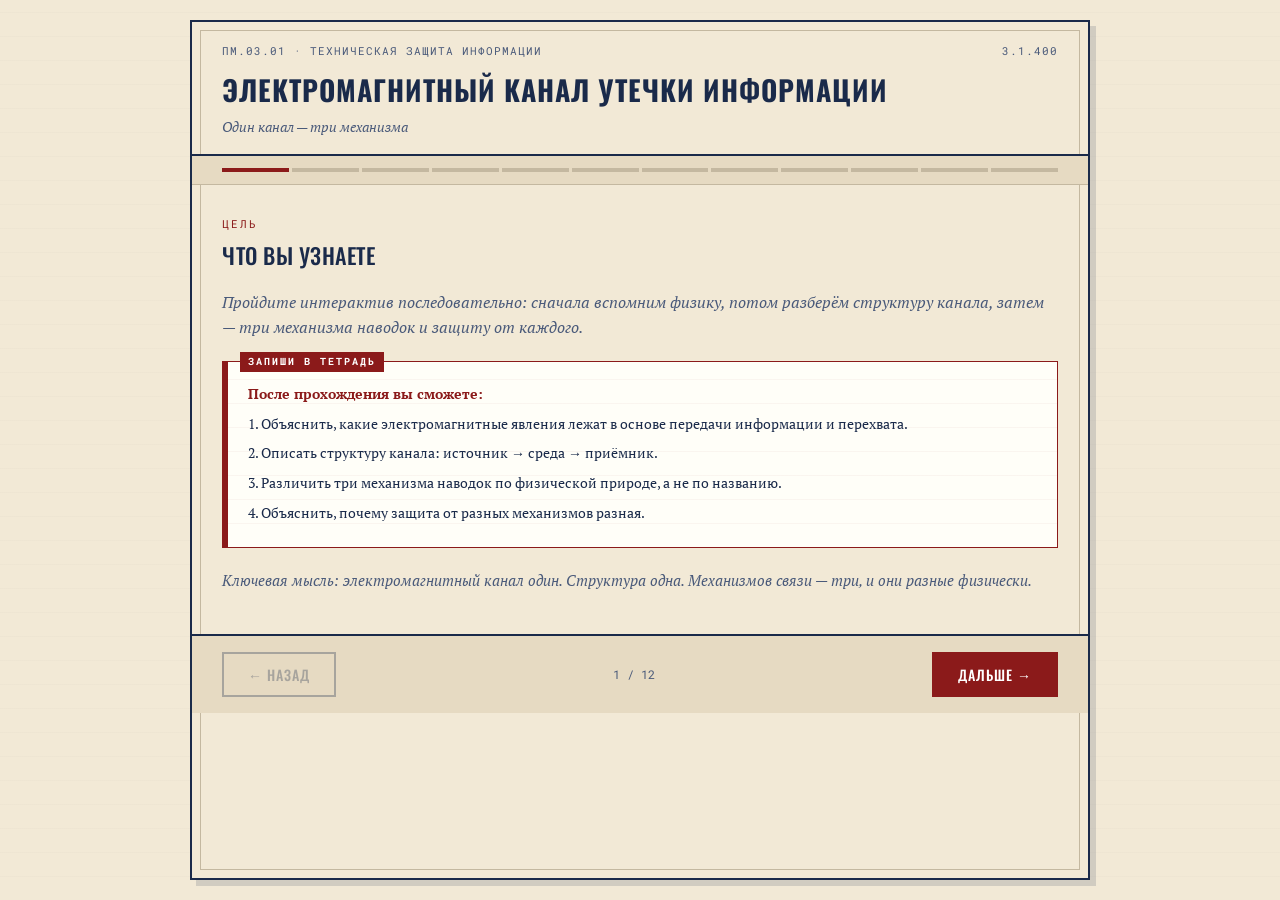
<file: ПМ.03.01/3.1.400/001/index.html>
<!DOCTYPE html>
<html lang="ru">
<head>
<meta charset="UTF-8">
<meta name="viewport" content="width=device-width, initial-scale=1.0">
<title>Электромагнитный канал утечки информации</title>
<link rel="preconnect" href="https://fonts.googleapis.com">
<link rel="preconnect" href="https://fonts.gstatic.com" crossorigin>
<link href="https://fonts.googleapis.com/css2?family=Oswald:wght@400;500;700&family=PT+Serif:ital,wght@0,400;0,700;1,400&family=Roboto+Mono:wght@400;700&display=swap" rel="stylesheet">
<style>
    :root {
        --paper: #f2e9d6;
        --paper-dark: #e6dac2;
        --ink: #1a2a4a;
        --ink-light: #4a5a7a;
        --red: #8b1a1a;
        --red-light: #b84242;
        --blue: #1a4a6a;
        --blue-light: #3a7aa0;
        --green: #2a5a2a;
        --line: #c4b8a0;
    }
    * { box-sizing: border-box; }
    html, body { margin: 0; padding: 0; }
    body {
        background:
            repeating-linear-gradient(0deg, transparent, transparent 23px, rgba(0,0,0,0.03) 24px),
            var(--paper);
        color: var(--ink);
        font-family: 'PT Serif', Georgia, serif;
        min-height: 100vh;
        display: flex;
        justify-content: center;
        padding: 20px;
        line-height: 1.6;
    }
    .app {
        width: 100%;
        max-width: 900px;
        background: var(--paper);
        border: 2px solid var(--ink);
        box-shadow: 6px 6px 0 rgba(26,42,74,0.15);
        position: relative;
    }
    .app::before {
        content: '';
        position: absolute;
        inset: 8px;
        border: 1px solid var(--line);
        pointer-events: none;
        z-index: 1;
    }
    .header {
        padding: 20px 30px 15px;
        border-bottom: 2px solid var(--ink);
        position: relative;
        z-index: 2;
    }
    .header-top {
        display: flex;
        justify-content: space-between;
        align-items: baseline;
        font-family: 'Roboto Mono', monospace;
        font-size: 11px;
        letter-spacing: 1px;
        text-transform: uppercase;
        color: var(--ink-light);
        margin-bottom: 8px;
    }
    .header h1 {
        font-family: 'Oswald', sans-serif;
        font-weight: 700;
        font-size: 28px;
        letter-spacing: 1px;
        text-transform: uppercase;
        margin: 0;
        color: var(--ink);
    }
    .header .sub {
        font-family: 'PT Serif', serif;
        font-style: italic;
        font-size: 14px;
        color: var(--ink-light);
        margin-top: 4px;
    }
    .progress {
        display: flex;
        gap: 3px;
        padding: 12px 30px;
        background: var(--paper-dark);
        border-bottom: 1px solid var(--line);
        position: relative;
        z-index: 2;
    }
    .progress-step {
        flex: 1;
        height: 4px;
        background: var(--line);
        transition: background 0.3s;
    }
    .progress-step.done { background: var(--blue); }
    .progress-step.current { background: var(--red); }
    .content {
        padding: 30px;
        position: relative;
        z-index: 2;
        min-height: 400px;
    }
    .scene { display: none; animation: fadeIn 0.4s ease-out; }
    .scene.active { display: block; }
    @keyframes fadeIn { from { opacity: 0; transform: translateY(6px); } to { opacity: 1; transform: translateY(0); } }
    .scene-num {
        font-family: 'Roboto Mono', monospace;
        font-size: 11px;
        letter-spacing: 2px;
        color: var(--red);
        text-transform: uppercase;
        margin-bottom: 6px;
    }
    .scene-title {
        font-family: 'Oswald', sans-serif;
        font-size: 22px;
        font-weight: 500;
        letter-spacing: 0.5px;
        margin: 0 0 16px;
        text-transform: uppercase;
    }
    .scene p {
        font-size: 15px;
        margin: 0 0 12px;
    }
    .scene p.lead {
        font-size: 16px;
        color: var(--ink-light);
        font-style: italic;
    }
    .notebook {
        background: #fffef8;
        border: 1px solid var(--red);
        border-left: 6px solid var(--red);
        padding: 16px 20px;
        margin: 20px 0;
        position: relative;
        background-image: repeating-linear-gradient(0deg, transparent, transparent 23px, rgba(139,26,26,0.08) 24px);
    }
    .notebook::before {
        content: 'ЗАПИШИ В ТЕТРАДЬ';
        position: absolute;
        top: -10px;
        left: 12px;
        background: var(--red);
        color: #fff;
        font-family: 'Roboto Mono', monospace;
        font-size: 10px;
        font-weight: 700;
        letter-spacing: 2px;
        padding: 2px 8px;
    }
    .notebook p {
        margin: 6px 0;
        font-size: 14px;
        line-height: 1.7;
    }
    .notebook p:first-child { margin-top: 4px; }
    .notebook strong { color: var(--red); }
    .notebook .formula {
        font-family: 'Roboto Mono', monospace;
        background: rgba(139,26,26,0.08);
        padding: 2px 6px;
        font-size: 13px;
        border-radius: 2px;
    }
    .viz {
        background: #fffef8;
        border: 1px solid var(--line);
        padding: 16px;
        margin: 20px 0;
        position: relative;
    }
    .viz canvas { display: block; width: 100%; }
    .viz-caption {
        font-family: 'Roboto Mono', monospace;
        font-size: 11px;
        color: var(--ink-light);
        text-align: center;
        margin-top: 8px;
        letter-spacing: 0.5px;
    }
    .two-col { display: grid; grid-template-columns: 1fr 1fr; gap: 16px; }
    @media (max-width: 640px) { .two-col { grid-template-columns: 1fr; } }
    .control-group { margin: 14px 0; }
    .control-label {
        display: flex;
        justify-content: space-between;
        font-family: 'Roboto Mono', monospace;
        font-size: 12px;
        text-transform: uppercase;
        letter-spacing: 0.5px;
        margin-bottom: 4px;
    }
    .control-label .val { color: var(--blue); font-weight: 700; }
    input[type=range] {
        -webkit-appearance: none;
        width: 100%;
        height: 6px;
        background: linear-gradient(to right, var(--line), var(--ink-light));
        border-radius: 3px;
        outline: none;
        margin: 6px 0;
    }
    input[type=range]::-webkit-slider-thumb {
        -webkit-appearance: none;
        width: 18px;
        height: 18px;
        background: var(--red);
        border: 2px solid var(--ink);
        border-radius: 50%;
        cursor: pointer;
    }
    input[type=range]::-moz-range-thumb {
        width: 18px;
        height: 18px;
        background: var(--red);
        border: 2px solid var(--ink);
        border-radius: 50%;
        cursor: pointer;
    }
    .indicator {
        background: var(--ink);
        color: #4af626;
        font-family: 'Roboto Mono', monospace;
        padding: 10px 16px;
        border-radius: 3px;
        letter-spacing: 1px;
        text-shadow: 0 0 8px rgba(74,246,38,0.6);
        margin: 12px 0;
        display: flex;
        flex-direction: column;
        gap: 6px;
    }
    .indicator .row {
        display: flex;
        justify-content: space-between;
        align-items: baseline;
    }
    .indicator .main {
        font-size: 24px;
        font-weight: 700;
    }
    .indicator .secondary {
        font-size: 16px;
        opacity: 0.8;
        font-weight: 700;
    }
    .indicator small { font-size: 11px; color: #8aa; letter-spacing: 1px; font-weight: 400; }
    .feedback {
        background: rgba(26,74,106,0.06);
        border-left: 3px solid var(--blue);
        padding: 10px 14px;
        font-size: 13px;
        font-style: italic;
        color: var(--ink-light);
        margin: 12px 0;
        min-height: 40px;
    }
    .nav {
        display: flex;
        justify-content: space-between;
        align-items: center;
        padding: 16px 30px;
        border-top: 2px solid var(--ink);
        background: var(--paper-dark);
        position: relative;
        z-index: 2;
    }
    button {
        font-family: 'Oswald', sans-serif;
        font-size: 14px;
        font-weight: 500;
        letter-spacing: 1px;
        text-transform: uppercase;
        padding: 10px 24px;
        border: 2px solid var(--ink);
        background: var(--paper);
        color: var(--ink);
        cursor: pointer;
        transition: all 0.15s;
    }
    button:hover:not(:disabled) { background: var(--ink); color: var(--paper); }
    button:disabled { opacity: 0.3; cursor: not-allowed; }
    button.primary { background: var(--red); color: #fff; border-color: var(--red); }
    button.primary:hover:not(:disabled) { background: var(--red-light); border-color: var(--red-light); }
    button.ghost { background: transparent; }
    .channel-diagram {
        display: flex;
        align-items: center;
        justify-content: center;
        gap: 0;
        margin: 24px 0;
        flex-wrap: wrap;
    }
    .channel-block {
        background: #fffef8;
        border: 2px solid var(--ink);
        padding: 12px 20px;
        text-align: center;
        min-width: 140px;
    }
    .channel-block .label {
        font-family: 'Roboto Mono', monospace;
        font-size: 10px;
        letter-spacing: 1px;
        color: var(--ink-light);
        text-transform: uppercase;
        margin-bottom: 4px;
    }
    .channel-block .name {
        font-family: 'Oswald', sans-serif;
        font-size: 16px;
        font-weight: 500;
        text-transform: uppercase;
    }
    .channel-arrow { font-size: 24px; color: var(--red); padding: 0 8px; font-family: 'Roboto Mono', monospace; }
    .channel-block.source { border-color: var(--red); }
    .channel-block.medium { border-color: var(--blue); }
    .channel-block.receiver { border-color: var(--green); }
    .mechanisms { display: grid; grid-template-columns: repeat(3, 1fr); gap: 12px; margin: 20px 0; }
    @media (max-width: 640px) { .mechanisms { grid-template-columns: 1fr; } }
    .mech-card { border: 1px solid var(--line); background: #fffef8; padding: 12px; }
    .mech-card .mech-title { font-family: 'Oswald', sans-serif; font-size: 14px; text-transform: uppercase; margin-bottom: 6px; }
    .mech-card .mech-env { font-size: 12px; color: var(--ink-light); font-style: italic; }
    .mech-card.ind { border-top: 4px solid var(--red); }
    .mech-card.cap { border-top: 4px solid var(--blue); }
    .mech-card.gal { border-top: 4px solid var(--green); }
    .protection-table { width: 100%; border-collapse: collapse; margin: 16px 0; font-size: 13px; }
    .protection-table th {
        background: var(--ink); color: var(--paper); padding: 8px 10px; text-align: left;
        font-family: 'Oswald', sans-serif; font-weight: 500; text-transform: uppercase; font-size: 12px; letter-spacing: 0.5px;
    }
    .protection-table td { padding: 10px; border-bottom: 1px solid var(--line); vertical-align: top; }
    .protection-table tr:nth-child(even) td { background: rgba(0,0,0,0.02); }
    .question { margin: 20px 0; padding: 16px; background: #fffef8; border: 1px solid var(--line); }
    .question .q-num { font-family: 'Roboto Mono', monospace; font-size: 11px; color: var(--red); letter-spacing: 1px; margin-bottom: 4px; }
    .question .q-text { font-weight: 700; margin-bottom: 10px; font-size: 15px; }
    .question label { display: block; padding: 6px 10px; margin: 4px 0; cursor: pointer; border: 1px solid transparent; border-radius: 2px; font-size: 14px; }
    .question label:hover { background: rgba(26,42,74,0.05); }
    .question input[type=radio] { margin-right: 8px; accent-color: var(--red); }
    .question .explain { display: none; margin-top: 10px; padding: 10px; background: rgba(26,74,106,0.08); border-left: 3px solid var(--blue); font-size: 13px; font-style: italic; }
    .question .explain.show { display: block; }
    .question.correct { border-color: var(--green); }
    .question.incorrect { border-color: var(--red); }
    .question .result-mark { font-family: 'Roboto Mono', monospace; font-size: 12px; font-weight: 700; margin-top: 8px; }
    .question .result-mark.ok { color: var(--green); }
    .question .result-mark.bad { color: var(--red); }
    .checklist { background: #fffef8; border: 1px solid var(--line); padding: 16px; margin: 20px 0; }
    .checklist h4 { font-family: 'Oswald', sans-serif; font-size: 14px; text-transform: uppercase; margin: 0 0 10px; letter-spacing: 0.5px; }
    .checklist label { display: block; padding: 4px 0; font-size: 13px; cursor: pointer; }
    .checklist input[type=checkbox] { margin-right: 8px; accent-color: var(--green); }
    .final-score { text-align: center; padding: 30px 20px; background: #fffef8; border: 2px solid var(--ink); margin: 20px 0; }
    .final-score .num { font-family: 'Oswald', sans-serif; font-size: 56px; font-weight: 700; color: var(--red); line-height: 1; }
    .final-score .of { font-family: 'Roboto Mono', monospace; font-size: 14px; color: var(--ink-light); margin-top: 4px; }
    .final-score .verdict { font-family: 'Oswald', sans-serif; font-size: 18px; text-transform: uppercase; margin-top: 12px; letter-spacing: 1px; }
    #inductionCanvas { cursor: grab; touch-action: none; }
    #inductionCanvas.dragging { cursor: grabbing; }
    #inductiveViz { cursor: default; touch-action: none; }
    #capacitiveViz { cursor: default; touch-action: none; }
    #galvanicViz { cursor: default; touch-action: none; }
    .hint { font-size: 12px; color: var(--ink-light); font-style: italic; margin-top: 8px; }
    @media (max-width: 640px) {
        body { padding: 10px; }
        .header { padding: 16px 20px 12px; }
        .header h1 { font-size: 20px; }
        .content { padding: 20px; }
        .nav { padding: 12px 20px; }
        button { padding: 8px 16px; font-size: 12px; }
        .channel-diagram { gap: 4px; }
        .channel-block { min-width: 100px; padding: 8px 10px; }
        .channel-arrow { font-size: 18px; padding: 0 2px; }
    }
</style>
</head>
<body>
<div class="app">

    <div class="header">
        <div class="header-top">
            <span>ПМ.03.01 · Техническая защита информации</span>
            <span>3.1.400</span>
        </div>
        <h1>Электромагнитный канал утечки информации</h1>
        <div class="sub">Один канал — три механизма</div>
    </div>

    <div class="progress" id="progress"></div>

    <div class="content" id="content">

        <div class="scene active" data-scene="1">
            <div class="scene-num">Цель</div>
            <h2 class="scene-title">Что вы узнаете</h2>
            <p class="lead">Пройдите интерактив последовательно: сначала вспомним физику, потом разберём структуру канала, затем — три механизма наводок и защиту от каждого.</p>
            <div class="notebook">
                <p><strong>После прохождения вы сможете:</strong></p>
                <p>1. Объяснить, какие электромагнитные явления лежат в основе передачи информации и перехвата.</p>
                <p>2. Описать структуру канала: источник → среда → приёмник.</p>
                <p>3. Различить три механизма наводок по физической природе, а не по названию.</p>
                <p>4. Объяснить, почему защита от разных механизмов разная.</p>
            </div>
            <p class="hint">Ключевая мысль: электромагнитный канал один. Структура одна. Механизмов связи — три, и они разные физически.</p>
        </div>

        <div class="scene" data-scene="2">
            <div class="scene-num">Актуализация · 1 из 4</div>
            <h2 class="scene-title">Электрическое и магнитное поле</h2>
            <p>Вспомним два фундаментальных понятия. Они понадобятся, чтобы понять, почему наводки бывают разными.</p>
            <div class="two-col">
                <div class="viz">
                    <canvas id="fieldE" width="400" height="180"></canvas>
                    <div class="viz-caption">Электрическое поле: линии от зарядов</div>
                </div>
                <div class="viz">
                    <canvas id="fieldB" width="400" height="180"></canvas>
                    <div class="viz-caption">Магнитное поле: линии вокруг тока</div>
                </div>
            </div>
            <div class="notebook">
                <p><strong>Электрическое поле</strong> — создаётся электрическими зарядами, действует на заряды силой.</p>
                <p><strong>Магнитное поле</strong> — создаётся движущимися зарядами (током), действует на движущиеся заряды.</p>
            </div>
        </div>

        <div class="scene" data-scene="3">
            <div class="scene-num">Актуализация · 2 из 4</div>
            <h2 class="scene-title">Магнитное поле вокруг проводника с током</h2>
            <p>Подвигайте ползунок: чем больше ток, тем сильнее поле.</p>
            <div class="viz">
                <canvas id="wireB" width="800" height="220"></canvas>
                <div class="viz-caption">Концентрические линии магнитного поля вокруг провода</div>
            </div>
            <div class="control-group">
                <div class="control-label"><span>Ток, А</span><span class="val" id="currentVal2">5</span></div>
                <input type="range" id="currentSlider2" min="0" max="10" step="0.5" value="5">
            </div>
            <div class="notebook">
                <p>Вокруг проводника с током возникает магнитное поле. Чем больше ток, тем сильнее поле.</p>
                <p>Направление — по правилу буравчика: если вкручивать буравчик по току, рукоятка вращается по линиям поля.</p>
            </div>
        </div>

        <div class="scene" data-scene="4">
            <div class="scene-num">Актуализация · 3 из 4</div>
            <h2 class="scene-title">Возникновение тока при изменении магнитного поля</h2>
            <p>Зажмите магнит и тяните его к катушке или от неё. Чем ближе магнит — тем больше линий поля пронизывают катушку и тем они ярче. Стрелка гальванометра отклоняется, пока магнит движется. Остановите магнит — линии перестают меняться, стрелка возвращается в нуль.</p>
            <div class="viz">
                <canvas id="inductionCanvas" width="800" height="320"></canvas>
                <div class="viz-caption">Линии магнитного поля: чем ближе магнит, тем гуще и ярче · гальванометр показывает ЭДС</div>
            </div>
            <div class="indicator">
                <div class="row">
                    <small>ЭДС = −dФ/dt</small>
                    <span class="main"><span id="emfValue">0.0</span> мВ</span>
                </div>
            </div>
            <div class="feedback" id="inductionFeedback">Зажмите магнит и двигайте его.</div>
            <div class="notebook">
                <p><strong>Электромагнитная индукция</strong> — при изменении магнитного потока через контур в нём возникает ЭДС (и ток, если контур замкнут).</p>
                <p>Закон Фарадея: <span class="formula">ЭДС = −dФ/dt</span>. Важно: ток возникает только при <em>изменении</em> потока, а не при постоянном поле.</p>
            </div>
        </div>

        <div class="scene" data-scene="5">
            <div class="scene-num">Актуализация · 4 из 4</div>
            <h2 class="scene-title">Конденсатор и индуктивность</h2>
            <p>Два элемента, которые накапливают энергию поля. Подвигайте ползунки — увидите, как меняется поле внутри и вокруг элемента.</p>
            <div class="two-col">
                <div class="viz">
                    <canvas id="capacitorViz" width="400" height="200"></canvas>
                    <div class="viz-caption">Конденсатор в разрезе: заряд и поле E между пластинами</div>
                    <div class="control-group">
                        <div class="control-label"><span>Заряд на пластинах</span><span class="val" id="capChargeVal">50</span>%</div>
                        <input type="range" id="capCharge" min="0" max="100" step="5" value="50">
                    </div>
                </div>
                <div class="viz">
                    <canvas id="inductorViz" width="400" height="200"></canvas>
                    <div class="viz-caption">Катушка индуктивности: ток и поле B вокруг витков</div>
                    <div class="control-group">
                        <div class="control-label"><span>Ток через катушку</span><span class="val" id="indCurrentVal3">50</span>%</div>
                        <input type="range" id="indCurrent3" min="0" max="100" step="5" value="50">
                    </div>
                </div>
            </div>
            <div class="notebook">
                <p><strong>Конденсатор</strong> — две проводящие пластины, разделённые диэлектриком. Накапливает заряд, создаёт электрическое поле между пластинами. Чем больше заряд — тем сильнее поле.</p>
                <p><strong>Индуктивность</strong> — свойство проводника накапливать энергию магнитного поля при протекании тока. Чем больше ток — тем сильнее поле.</p>
            </div>
            <p class="hint">Связь с наводками: два провода рядом образуют паразитный конденсатор (ёмкостная связь). Провод с током рядом с другим создаёт магнитное поле (индуктивная связь).</p>
        </div>

        <div class="scene" data-scene="6">
            <div class="scene-num">Новая тема · структура</div>
            <h2 class="scene-title">Структура канала передачи информации</h2>
            <p>Любой канал — от полезного сигнала до утечки — устроен одинаково: есть источник, среда и приёмник.</p>
            <div class="channel-diagram">
                <div class="channel-block source">
                    <div class="label">Источник</div>
                    <div class="name">Создаёт сигнал</div>
                </div>
                <div class="channel-arrow">→</div>
                <div class="channel-block medium">
                    <div class="label">Среда</div>
                    <div class="name">Переносит</div>
                </div>
                <div class="channel-arrow">→</div>
                <div class="channel-block receiver">
                    <div class="label">Приёмник</div>
                    <div class="name">Принимает</div>
                </div>
            </div>
            <div class="notebook">
                <p><strong>Канал передачи информации</strong> — путь от источника к приёмнику.</p>
                <p>Структура: <strong>источник</strong> (создаёт сигнал) → <strong>среда</strong> (переносит) → <strong>приёмник</strong> (принимает).</p>
                <p>В электромагнитном канале среда — это электрическое или магнитное поле, либо общий проводник.</p>
            </div>
            <p><strong>Ключевая мысль:</strong> те же явления злоумышленник использует для перехвата. Канал тот же, но работает против вас.</p>
        </div>

        <div class="scene" data-scene="7">
            <div class="scene-num">Новая тема · механизмы</div>
            <h2 class="scene-title">Наводки: три механизма одного канала</h2>
            <p>Наводка — это помеха в сигнальной цепи. Механизмов три, и они разные физически, хотя структура канала общая.</p>
            <div class="mechanisms">
                <div class="mech-card ind">
                    <div class="mech-title">Индуктивный</div>
                    <div class="mech-env">Среда — магнитное поле</div>
                </div>
                <div class="mech-card cap">
                    <div class="mech-title">Ёмкостный</div>
                    <div class="mech-env">Среда — электрическое поле</div>
                </div>
                <div class="mech-card gal">
                    <div class="mech-title">Гальванический</div>
                    <div class="mech-env">Среда — общий проводник</div>
                </div>
            </div>
            <div class="notebook">
                <p><strong>Наводка</strong> — помеха, наведённая в сигнальной цепи за счёт паразитной связи с другой цепью.</p>
                <p>Виды: <strong>индуктивная</strong> (через магнитное поле), <strong>ёмкостная</strong> (через электрическое поле), <strong>гальваническая</strong> (через общий проводник).</p>
                <p>Это один канал, три разных физических механизма. Структура общая: источник → среда → приёмник.</p>
            </div>
        </div>

        <div class="scene" data-scene="8">
            <div class="scene-num">Механизм 1 · индуктивный</div>
            <h2 class="scene-title">Индуктивная наводка</h2>
            <p>Источник — провод с переменным током. Среда — магнитное поле. Приёмник — петля сигнального провода. Меняйте ток, частоту, расстояние и площадь петли. Провод можно перетаскивать мышью, углы петли — тянуть и менять площадь.</p>
            <div class="viz">
                <canvas id="inductiveViz" width="800" height="440"></canvas>
                <div class="viz-caption">Плотность линий = интенсивность поля · мерцание = частота · длина дуги в петле = амплитуда ЭДС</div>
            </div>
            <div class="two-col">
                <div>
                    <div class="control-group">
                        <div class="control-label"><span>Ток источника, А</span><span class="val" id="indCurrentVal">5</span></div>
                        <input type="range" id="indCurrent" min="0" max="10" step="0.5" value="5">
                    </div>
                    <div class="control-group">
                        <div class="control-label"><span>Частота, Гц</span><span class="val" id="indFreqVal">500</span></div>
                        <input type="range" id="indFreq" min="0" max="1000" step="50" value="500">
                    </div>
                </div>
                <div>
                    <div class="control-group">
                        <div class="control-label"><span>Расстояние, см</span><span class="val" id="indDistVal">10</span></div>
                        <input type="range" id="indDist" min="1" max="20" step="1" value="10">
                    </div>
                    <div class="control-group">
                        <div class="control-label"><span>Площадь петли, см²</span><span class="val" id="indAreaVal">50</span></div>
                        <input type="range" id="indArea" min="0" max="100" step="5" value="50">
                    </div>
                </div>
            </div>
            <div class="indicator">
                <div class="row">
                    <small>Мгновенная ЭДС = −dФ/dt</small>
                    <span class="main"><span id="indResult">0.0</span> мВ</span>
                </div>
                <div class="row">
                    <small>Амплитуда (средняя)</small>
                    <span class="secondary"><span id="indPeak">0.0</span> мВ</span>
                </div>
            </div>
            <div class="feedback" id="indFeedback">Двигайте ползунки или перетаскивайте провод и углы петли.</div>
            <div class="notebook">
                <p><strong>Индуктивная наводка</strong> — наведение ЭДС в контуре за счёт изменения магнитного потока от соседнего проводника с током.</p>
                <p>Зависит от тока, частоты, площади петли и расстояния. При постоянном токе (частота = 0) наводки нет — поток не меняется.</p>
            </div>
        </div>

        <div class="scene" data-scene="9">
            <div class="scene-num">Механизм 2 · ёмкостный</div>
            <h2 class="scene-title">Ёмкостная наводка</h2>
            <p>Источник — провод с переменным напряжением. Среда — электрическое поле. Приёмник — провод или плата. Меняйте напряжение, частоту, расстояние и площадь. Провод можно перетаскивать мышью, углы приёмника — тянуть и менять площадь.</p>
            <div class="viz">
                <canvas id="capacitiveViz" width="800" height="440"></canvas>
                <div class="viz-caption">Плотность линий = напряжённость поля E · мерцание = частота · длина стрелки = амплитуда наводки</div>
            </div>
            <div class="two-col">
                <div>
                    <div class="control-group">
                        <div class="control-label"><span>Напряжение источника, В</span><span class="val" id="capVoltVal">500</span></div>
                        <input type="range" id="capVolt" min="0" max="1000" step="50" value="500">
                    </div>
                    <div class="control-group">
                        <div class="control-label"><span>Частота, Гц</span><span class="val" id="capFreqVal">500</span></div>
                        <input type="range" id="capFreq" min="0" max="1000" step="50" value="500">
                    </div>
                </div>
                <div>
                    <div class="control-group">
                        <div class="control-label"><span>Расстояние, см</span><span class="val" id="capDistVal">10</span></div>
                        <input type="range" id="capDist" min="1" max="20" step="1" value="10">
                    </div>
                    <div class="control-group">
                        <div class="control-label"><span>Площадь приёмника, см²</span><span class="val" id="capAreaVal">50</span></div>
                        <input type="range" id="capArea" min="0" max="100" step="5" value="50">
                    </div>
                </div>
            </div>
            <div class="indicator">
                <div class="row">
                    <small>Мгновенное наведённое напряжение</small>
                    <span class="main"><span id="capResult">0.0</span> мВ</span>
                </div>
                <div class="row">
                    <small>Амплитуда (средняя)</small>
                    <span class="secondary"><span id="capPeak">0.0</span> мВ</span>
                </div>
            </div>
            <div class="feedback" id="capFeedback">Двигайте ползунки или перетаскивайте провод и углы приёмника.</div>
            <div class="notebook">
                <p><strong>Ёмкостная наводка</strong> — наведение напряжения в проводнике за счёт электрического поля соседнего проводника с переменным напряжением.</p>
                <p>Зависит от напряжения, частоты, площади и расстояния. При постоянном напряжении (частота = 0) наводки нет — заряд не меняется.</p>
            </div>
        </div>

        <div class="scene" data-scene="10">
            <div class="scene-num">Механизм 3 · гальванический</div>
            <h2 class="scene-title">Гальваническая наводка</h2>
            <p>Источник — силовая нагрузка, которая потребляет ток. Приёмник — сигнальная цепь. Среда — общий проводник (земля или питание), по которому ток от нагрузки течёт к земле. На сопротивлении общего участка падает напряжение, и оно смещает потенциал сигнальной цепи — это и есть помеха. Тяните нагрузку или сигнальную цепь мышью: расстояние между ними определяет сопротивление общего участка.</p>
            <div class="viz">
                <canvas id="galvanicViz" width="800" height="440"></canvas>
                <div class="viz-caption">Толщина общего участка = сопротивление · длина стрелки U = I·R = падение · полоса в приёмнике = помеха</div>
            </div>
            <div class="two-col">
                <div>
                    <div class="control-group">
                        <div class="control-label"><span>Ток в общей цепи, А</span><span class="val" id="galCurrentVal">5</span></div>
                        <input type="range" id="galCurrent" min="0" max="10" step="0.5" value="5">
                    </div>
                    <div class="control-group">
                        <div class="control-label"><span>Сопротивление общего участка, Ом</span><span class="val" id="galResVal">0.60</span></div>
                        <input type="range" id="galRes" min="0" max="1" step="0.05" value="0.6">
                    </div>
                </div>
                <div>
                    <div class="control-group">
                        <div class="control-label"><span>Качество заземления, %</span><span class="val" id="galGroundVal">50</span></div>
                        <input type="range" id="galGround" min="0" max="100" step="5" value="50">
                    </div>
                </div>
            </div>
            <div class="indicator">
                <div class="row">
                    <small>Помеха в сигнальной цепи U = I·R<sub>эфф</sub></small>
                    <span class="main"><span id="galResult">0.0</span> мВ</span>
                </div>
                <div class="row">
                    <small>Эффективное сопротивление (с учётом заземления)</small>
                    <span class="secondary"><span id="galReff">0.00</span> Ом</span>
                </div>
            </div>
            <div class="feedback" id="galFeedback">Тяните нагрузку или сигнальную цепь, или двигайте ползунки.</div>
            <div class="notebook">
                <p><strong>Гальваническая наводка</strong> — помеха, попадающая в сигнальную цепь через общий проводник (землю, питание) за счёт падения напряжения на его сопротивлении.</p>
                <p>Зависит от тока, сопротивления общего участка и качества заземления. По закону Ома: <span class="formula">U = I·R</span>. Это <em>постоянная</em> помеха, не зависящая от частоты — ключевое отличие от индуктивной и ёмкостной.</p>
            </div>
        </div>

        <div class="scene" data-scene="11">
            <div class="scene-num">Применение · защита</div>
            <h2 class="scene-title">Как защищаться от каждого механизма</h2>
            <p>Механизмы разные — значит, и защита разная. Один и тот же способ не работает одинаково против всех трёх.</p>
            <table class="protection-table">
                <thead>
                    <tr>
                        <th>Механизм</th>
                        <th>От чего зависит</th>
                        <th>Защита</th>
                    </tr>
                </thead>
                <tbody>
                    <tr>
                        <td><strong>Индуктивный</strong></td>
                        <td>Ток, частота, площадь петли, расстояние</td>
                        <td>Разнос, витая пара, экран из магнитного материала</td>
                    </tr>
                    <tr>
                        <td><strong>Ёмкостный</strong></td>
                        <td>Напряжение, частота, площадь, расстояние</td>
                        <td>Экран (электростатический), разнос, заземление экрана</td>
                    </tr>
                    <tr>
                        <td><strong>Гальванический</strong></td>
                        <td>Ток, сопротивление общего участка, заземление</td>
                        <td>Разрыв общей цепи (оптрон, трансформатор), правильное заземление</td>
                    </tr>
                </tbody>
            </table>
            <div class="notebook">
                <p><strong>От индуктивной</strong> — разнос, витая пара, экран из магнитного материала.</p>
                <p><strong>От ёмкостной</strong> — экран (электростатический), разнос, заземление экрана.</p>
                <p><strong>От гальванической</strong> — разрыв общей цепи (оптрон, трансформатор), правильное заземление.</p>
            </div>
            <p><strong>Ключевая мысль:</strong> защита разная, потому что механизмы разные. Экран от ёмкостной работает, от гальванической — нет.</p>
        </div>

        <div class="scene" data-scene="12">
            <div class="scene-num">Проверка</div>
            <h2 class="scene-title">Тест: проверьте понимание</h2>
            <p>Ответьте на вопросы. После каждого ответа — пояснение. В конце — результат и чек-лист конспекта.</p>
            <div id="quizContainer"></div>
            <div id="quizResult" style="display:none;"></div>
            <div class="checklist" id="finalChecklist" style="display:none;">
                <h4>Проверь, что записал в тетрадь</h4>
                <label><input type="checkbox"> Определение электрического и магнитного поля</label>
                <label><input type="checkbox"> Электромагнитная индукция (закон Фарадея)</label>
                <label><input type="checkbox"> Конденсатор и индуктивность</label>
                <label><input type="checkbox"> Структура канала: источник → среда → приёмник</label>
                <label><input type="checkbox"> Определение наводки</label>
                <label><input type="checkbox"> Три механизма: индуктивный, ёмкостный, гальванический</label>
                <label><input type="checkbox"> Зависимости каждого механизма</label>
                <label><input type="checkbox"> Защита от каждого механизма</label>
            </div>
        </div>

    </div>

    <div class="nav">
        <button id="prevBtn" class="ghost" disabled>← Назад</button>
        <span id="navLabel" style="font-family: 'Roboto Mono', monospace; font-size: 12px; color: var(--ink-light);"></span>
        <button id="nextBtn" class="primary">Дальше →</button>
    </div>

</div>

<script>
(function() {
    'use strict';

    const scenes = document.querySelectorAll('.scene');
    const totalScenes = scenes.length;
    const progress = document.getElementById('progress');
    const prevBtn = document.getElementById('prevBtn');
    const nextBtn = document.getElementById('nextBtn');
    const navLabel = document.getElementById('navLabel');
    let current = 0;

    for (let i = 0; i < totalScenes; i++) {
        const step = document.createElement('div');
        step.className = 'progress-step';
        progress.appendChild(step);
    }
    const progressSteps = progress.querySelectorAll('.progress-step');

    function showScene(index) {
        scenes.forEach((s, i) => s.classList.toggle('active', i === index));
        progressSteps.forEach((s, i) => {
            s.classList.toggle('done', i < index);
            s.classList.toggle('current', i === index);
        });
        prevBtn.disabled = index === 0;
        nextBtn.textContent = index === totalScenes - 1 ? 'К началу' : 'Дальше →';
        navLabel.textContent = (index + 1) + ' / ' + totalScenes;

        if (index === 1) initFields();
        if (index === 2) drawWireB();
        if (index === 3) initInductionScene();
        if (index === 4) { drawCapacitor(); drawInductor(); }
        if (index === 7) initInductive();
        if (index === 8) initCapacitive8();
        if (index === 9) initGal8();
        if (index === 11) initQuiz();

        window.scrollTo({ top: 0, behavior: 'smooth' });
    }

    prevBtn.addEventListener('click', () => {
        if (current > 0) { current--; showScene(current); }
    });
    nextBtn.addEventListener('click', () => {
        if (current < totalScenes - 1) { current++; showScene(current); }
        else { current = 0; showScene(0); }
    });

    function initFields() {
        const eCanvas = document.getElementById('fieldE');
        const eCtx = eCanvas.getContext('2d');
        const bCanvas = document.getElementById('fieldB');
        const bCtx = bCanvas.getContext('2d');
        eCtx.clearRect(0, 0, 400, 180);
        eCtx.fillStyle = '#f2e9d6';
        eCtx.fillRect(0, 0, 400, 180);
        eCtx.fillStyle = '#8b1a1a';
        eCtx.beginPath(); eCtx.arc(100, 90, 14, 0, Math.PI*2); eCtx.fill();
        eCtx.fillStyle = '#1a4a6a';
        eCtx.beginPath(); eCtx.arc(300, 90, 14, 0, Math.PI*2); eCtx.fill();
        eCtx.fillStyle = '#fff';
        eCtx.font = 'bold 16px serif';
        eCtx.textAlign = 'center'; eCtx.textBaseline = 'middle';
        eCtx.fillText('+', 100, 90);
        eCtx.fillText('−', 300, 90);
        eCtx.strokeStyle = 'rgba(139,26,26,0.4)';
        eCtx.lineWidth = 1.5;
        for (let i = 0; i < 8; i++) {
            const y = 30 + i * 18;
            eCtx.beginPath();
            eCtx.moveTo(114, 90);
            eCtx.quadraticCurveTo(200, y, 286, 90);
            eCtx.stroke();
        }
        bCtx.clearRect(0, 0, 400, 180);
        bCtx.fillStyle = '#f2e9d6';
        bCtx.fillRect(0, 0, 400, 180);
        bCtx.fillStyle = '#1a2a4a';
        bCtx.fillRect(190, 20, 20, 140);
        bCtx.fillStyle = '#fff';
        bCtx.font = '12px monospace';
        bCtx.textAlign = 'center';
        bCtx.fillText('I', 200, 95);
        bCtx.strokeStyle = 'rgba(26,74,106,0.4)';
        bCtx.lineWidth = 1.5;
        for (let r = 30; r <= 90; r += 15) {
            bCtx.beginPath();
            bCtx.arc(200, 90, r, 0, Math.PI*2);
            bCtx.stroke();
        }
    }

    function drawWireB() {
        const canvas = document.getElementById('wireB');
        const ctx = canvas.getContext('2d');
        const current = parseFloat(document.getElementById('currentSlider2').value);
        const w = canvas.width, h = canvas.height;
        ctx.fillStyle = '#f2e9d6';
        ctx.fillRect(0, 0, w, h);
        ctx.fillStyle = '#1a2a4a';
        ctx.fillRect(390, 20, 20, h - 40);
        ctx.fillStyle = '#fff';
        ctx.font = 'bold 14px monospace';
        ctx.textAlign = 'center';
        ctx.fillText('I', 400, h/2);
        const maxR = 200;
        const lineCount = Math.floor(current * 2);
        ctx.strokeStyle = 'rgba(139,26,26,0.35)';
        ctx.lineWidth = 1.5;
        for (let i = 1; i <= lineCount; i++) {
            const r = (i / lineCount) * maxR;
            ctx.beginPath();
            ctx.ellipse(400, h/2, r * 0.6, r * 1.1, 0, 0, Math.PI*2);
            ctx.stroke();
        }
        ctx.fillStyle = '#4a5a7a';
        ctx.font = '13px serif';
        ctx.textAlign = 'center';
        ctx.fillText('Ток: ' + current + ' А', 400, h - 12);
    }
    document.getElementById('currentSlider2').addEventListener('input', function() {
        document.getElementById('currentVal2').textContent = this.value;
        drawWireB();
    });

    // === СЦЕНА 4 ===
    const induction = {
        canvas: null, ctx: null,
        magnet: { x: 100, y: 130, w: 70, h: 60, dragging: false, offsetX: 0 },
        coil: { x: 520, y: 110, w: 100, h: 100 },
        flux: 0, lastTime: 0, emf: 0, displayEmf: 0,
        initialized: false, minX: 20, maxX: 440
    };

    function initInductionScene() {
        const c = document.getElementById('inductionCanvas');
        if (!c) return;
        if (induction.initialized) { induction.canvas = c; induction.ctx = c.getContext('2d'); return; }
        induction.canvas = c;
        induction.ctx = c.getContext('2d');
        induction.initialized = true;
        c.addEventListener('mousedown', onIndDown);
        c.addEventListener('mousemove', onIndMove);
        c.addEventListener('mouseup', onIndUp);
        c.addEventListener('mouseleave', onIndUp);
        c.addEventListener('touchstart', onIndDown, { passive: false });
        c.addEventListener('touchmove', onIndMove, { passive: false });
        c.addEventListener('touchend', onIndUp);
        c.addEventListener('touchcancel', onIndUp);
        induction.lastTime = performance.now();
        requestAnimationFrame(drawInduction);
    }
    function getCanvasCoords(e, canvas) {
        const rect = canvas.getBoundingClientRect();
        const scaleX = canvas.width / rect.width, scaleY = canvas.height / rect.height;
        let cx, cy;
        if (e.touches && e.touches.length) { cx = e.touches[0].clientX; cy = e.touches[0].clientY; }
        else { cx = e.clientX; cy = e.clientY; }
        return { x: (cx - rect.left) * scaleX, y: (cy - rect.top) * scaleY };
    }
    function onIndDown(e) {
        e.preventDefault();
        const p = getCanvasCoords(e, induction.canvas);
        const m = induction.magnet;
        if (p.x >= m.x && p.x <= m.x + m.w && p.y >= m.y && p.y <= m.y + m.h) {
            m.dragging = true; m.offsetX = p.x - m.x;
            induction.canvas.classList.add('dragging');
        }
    }
    function onIndMove(e) {
        if (!induction.magnet.dragging) return;
        e.preventDefault();
        const p = getCanvasCoords(e, induction.canvas);
        let newX = p.x - induction.magnet.offsetX;
        newX = Math.max(induction.minX, Math.min(induction.maxX, newX));
        induction.magnet.x = newX;
    }
    function onIndUp() {
        if (induction.magnet.dragging) { induction.magnet.dragging = false; induction.canvas.classList.remove('dragging'); }
    }
    function drawInduction() {
        const sceneEl = document.querySelector('.scene[data-scene="4"]');
        if (!sceneEl || !sceneEl.classList.contains('active')) { requestAnimationFrame(drawInduction); return; }
        if (!induction.ctx) { requestAnimationFrame(drawInduction); return; }
        const now = performance.now();
        const dt = (now - induction.lastTime) / 1000;
        induction.lastTime = now;
        const m = induction.magnet, c = induction.coil;
        const magnetCenterX = m.x + m.w / 2, coilCenterX = c.x + c.w / 2;
        const dist = Math.abs(magnetCenterX - coilCenterX);
        const flux = 1000 / (dist * dist + 5000);
        if (dt > 0.001 && dt < 0.3) {
            const dflux = flux - induction.flux;
            const emfRaw = -(dflux / dt) * 2000;
            induction.emf = Math.max(-100, Math.min(100, emfRaw));
        } else { induction.emf = induction.emf * 0.9; }
        induction.flux = flux;
        induction.displayEmf += (induction.emf - induction.displayEmf) * 0.25;
        if (Math.abs(induction.displayEmf) < 0.5) induction.displayEmf = 0;
        renderInduction();
        const emfEl = document.getElementById('emfValue');
        if (emfEl) emfEl.textContent = induction.displayEmf.toFixed(1);
        const fbEl = document.getElementById('inductionFeedback');
        if (fbEl) {
            const speed = Math.abs(induction.displayEmf);
            if (speed < 1) fbEl.textContent = 'Магнит неподвижен → поток не меняется → ЭДС = 0.';
            else if (speed < 30) fbEl.textContent = 'Магнит движется медленно → поток меняется медленно → ЭДС небольшая.';
            else fbEl.textContent = 'Магнит движется быстро → поток меняется быстро → ЭДС большая.';
        }
        requestAnimationFrame(drawInduction);
    }
    function renderInduction() {
        const c = induction.canvas, ctx = induction.ctx;
        if (!c || !ctx) return;
        const w = c.width, h = c.height;
        ctx.fillStyle = '#f2e9d6'; ctx.fillRect(0, 0, w, h);
        const m = induction.magnet, coil = induction.coil;
        const magnetCenterX = m.x + m.w / 2, coilCenterX = coil.x + coil.w / 2;
        const dist = Math.abs(magnetCenterX - coilCenterX);
        const reach = Math.max(0, Math.min(1, 1 - (dist - 60) / 400));
        ctx.strokeStyle = '#1a2a4a'; ctx.lineWidth = 3;
        for (let i = 0; i < 5; i++) {
            const rx = 15 + i * 2;
            const x = coil.x + 20 + i * 12;
            ctx.beginPath(); ctx.ellipse(x, coil.y + coil.h/2, rx, coil.h/2, 0, 0, Math.PI * 2); ctx.stroke();
        }
        ctx.fillStyle = '#4a5a7a'; ctx.font = '12px "Roboto Mono", monospace';
        ctx.textAlign = 'center';
        ctx.fillText('катушка', coil.x + coil.w/2, coil.y + coil.h + 20);
        if (reach > 0.4) {
            const glow = (reach - 0.4) / 0.6;
            const grad = ctx.createRadialGradient(coilCenterX, coil.y + coil.h/2, 20, coilCenterX, coil.y + coil.h/2, coil.w);
            grad.addColorStop(0, `rgba(255,140,50,${glow * 0.25})`);
            grad.addColorStop(1, 'rgba(255,140,50,0)');
            ctx.fillStyle = grad;
            ctx.fillRect(coil.x - 80, coil.y - 60, coil.w + 160, coil.h + 120);
        }
        const nX = m.x + m.w, sX = m.x, myCenter = m.y + m.h / 2;
        const numFlux = Math.max(3, Math.round(3 + reach * 10));
        const spread = m.h * (0.35 + reach * 0.35);
        const rightEndX = coil.x + 15;
        const rightLen = rightEndX - nX;
        const leftEndX = Math.max(10, sX - rightLen);
        const alpha = 0.1 + reach * 0.9;
        const lineWidth = 0.8 + reach * 2.2;
        const rCol = Math.floor(139 + reach * 80);
        const gCol = Math.floor(20 + reach * 130);
        const bCol = Math.floor(20 + reach * 30);
        const shadowCol = `rgba(255,140,50,${reach * 0.7})`;
        const shadowBlur = reach * 12;
        function drawFluxLine(x1, startY, x2, endY, curvature) {
            ctx.strokeStyle = `rgba(${rCol},${gCol},${bCol},${alpha})`;
            ctx.lineWidth = lineWidth;
            if (reach > 0.3) { ctx.shadowColor = shadowCol; ctx.shadowBlur = shadowBlur; }
            ctx.beginPath(); ctx.moveTo(x1, startY);
            const midX = (x1 + x2) / 2, midY = (startY + endY) / 2 + curvature;
            ctx.quadraticCurveTo(midX, midY, x2, endY);
            ctx.stroke();
            ctx.shadowBlur = 0; ctx.shadowColor = 'transparent';
        }
        for (let i = 0; i < numFlux; i++) {
            const t = numFlux === 1 ? 0.5 : i / (numFlux - 1);
            const rel = (t - 0.5) * 2;
            const startY = myCenter + rel * spread;
            const rightEndY = myCenter + rel * (spread + coil.h * 0.3 * reach);
            drawFluxLine(nX, startY, rightEndX, rightEndY, rel * 15);
            const leftEndY = myCenter + rel * spread;
            drawFluxLine(sX, startY, leftEndX, leftEndY, rel * 15);
        }
        ctx.fillStyle = '#1a4a6a'; ctx.fillRect(m.x, m.y, m.w / 2, m.h);
        ctx.fillStyle = '#8b1a1a'; ctx.fillRect(m.x + m.w / 2, m.y, m.w / 2, m.h);
        ctx.strokeStyle = '#1a2a4a'; ctx.lineWidth = 2; ctx.strokeRect(m.x, m.y, m.w, m.h);
        ctx.fillStyle = '#fff'; ctx.font = 'bold 20px "PT Serif", serif';
        ctx.textAlign = 'center'; ctx.textBaseline = 'middle';
        ctx.fillText('S', m.x + m.w / 4, m.y + m.h / 2);
        ctx.fillText('N', m.x + 3 * m.w / 4, m.y + m.h / 2);
        ctx.textBaseline = 'alphabetic';
        const gx = 700, gy = 200, gr = 50;
        ctx.beginPath(); ctx.arc(gx, gy, gr, 0, Math.PI * 2);
        ctx.fillStyle = '#fffef8'; ctx.fill();
        ctx.strokeStyle = '#1a2a4a'; ctx.lineWidth = 2; ctx.stroke();
        ctx.strokeStyle = '#4a5a7a'; ctx.lineWidth = 1;
        for (let a = -60; a <= 60; a += 15) {
            const rad = (a - 90) * Math.PI / 180;
            const x1 = gx + Math.cos(rad) * (gr - 10), y1 = gy + Math.sin(rad) * (gr - 10);
            const x2 = gx + Math.cos(rad) * (gr - 2), y2 = gy + Math.sin(rad) * (gr - 2);
            ctx.beginPath(); ctx.moveTo(x1, y1); ctx.lineTo(x2, y2); ctx.stroke();
        }
        ctx.fillStyle = '#4a5a7a'; ctx.font = '10px monospace';
        ctx.textAlign = 'center'; ctx.fillText('0', gx, gy - gr + 12);
        const angle = (induction.displayEmf / 100) * 45;
        const rad = (angle - 90) * Math.PI / 180;
        const arrowLen = gr - 8;
        ctx.strokeStyle = '#8b1a1a'; ctx.lineWidth = 3;
        ctx.beginPath(); ctx.moveTo(gx, gy);
        ctx.lineTo(gx + Math.cos(rad) * arrowLen, gy + Math.sin(rad) * arrowLen);
        ctx.stroke();
        ctx.fillStyle = '#1a2a4a'; ctx.beginPath(); ctx.arc(gx, gy, 5, 0, Math.PI * 2); ctx.fill();
        ctx.fillStyle = '#4a5a7a'; ctx.font = '12px "Roboto Mono", monospace';
        ctx.fillText('гальванометр', gx, gy + gr + 18);
        ctx.font = '14px "Roboto Mono", monospace'; ctx.fillStyle = '#8b1a1a';
        ctx.fillText('−', gx - gr - 12, gy - 5);
        ctx.fillText('+', gx + gr + 12, gy - 5);
    }

    // === СЦЕНА 5 ===
    function drawCapacitor() {
        const c = document.getElementById('capacitorViz');
        if (!c) return;
        const ctx = c.getContext('2d');
        const charge = parseFloat(document.getElementById('capCharge').value);
        const w = c.width, h = c.height;
        ctx.fillStyle = '#f2e9d6'; ctx.fillRect(0, 0, w, h);
        const plateW = 16, plateH = 120, leftX = 80, rightX = w - 80 - plateW;
        const topY = (h - plateH) / 2;
        ctx.fillStyle = '#8b1a1a'; ctx.fillRect(leftX, topY, plateW, plateH);
        ctx.fillStyle = '#1a4a6a'; ctx.fillRect(rightX, topY, plateW, plateH);
        const numCharges = Math.floor(charge / 10);
        if (numCharges > 0) {
            const signY0 = topY + 30;
            const signYStep = (plateH - 60) / Math.max(1, numCharges - 1);
            ctx.fillStyle = '#fff'; ctx.font = 'bold 14px serif';
            ctx.textAlign = 'center'; ctx.textBaseline = 'middle';
            for (let i = 0; i < numCharges; i++) {
                const y = signY0 + i * signYStep;
                ctx.fillText('+', leftX + plateW/2, y);
                ctx.fillText('−', rightX + plateW/2, y);
            }
        }
        if (charge > 0) {
            const lines = Math.max(1, Math.floor(charge / 12));
            const alpha = 0.15 + (charge / 100) * 0.75;
            const lw = 1 + (charge / 100) * 2;
            ctx.strokeStyle = `rgba(139,26,26,${alpha})`; ctx.lineWidth = lw;
            for (let i = 0; i < lines; i++) {
                const y = topY + 20 + i * (plateH - 40) / Math.max(1, lines - 1);
                ctx.beginPath(); ctx.moveTo(leftX + plateW, y); ctx.lineTo(rightX, y); ctx.stroke();
            }
        }
        ctx.fillStyle = '#8b1a1a'; ctx.font = 'bold 13px "Roboto Mono", monospace';
        ctx.textAlign = 'center'; ctx.textBaseline = 'alphabetic';
        ctx.fillText('E', w/2, topY - 10);
        ctx.fillStyle = '#4a5a7a'; ctx.font = '11px "Roboto Mono", monospace';
        ctx.fillText('диэлектрик', w/2, h - 12);
        ctx.font = '11px "Roboto Mono", monospace';
        ctx.textAlign = 'left'; ctx.fillText('+', leftX - 18, topY + plateH/2);
        ctx.textAlign = 'right'; ctx.fillText('−', rightX + plateW + 18, topY + plateH/2);
    }
    function drawInductor() {
        const c = document.getElementById('inductorViz');
        if (!c) return;
        const ctx = c.getContext('2d');
        const current = parseFloat(document.getElementById('indCurrent3').value);
        const w = c.width, h = c.height;
        ctx.fillStyle = '#f2e9d6'; ctx.fillRect(0, 0, w, h);
        const coilCX = w/2, coilCY = h/2 + 10, coilW = 180, coilH = 100, turns = 5;
        if (current > 0) {
            const lineCount = Math.max(1, Math.floor(current / 12));
            const alpha = 0.15 + (current / 100) * 0.75;
            const lw = 1 + (current / 100) * 2;
            const maxR = 55;
            ctx.strokeStyle = `rgba(139,26,26,${alpha})`; ctx.lineWidth = lw;
            for (let i = 0; i < lineCount; i++) {
                const r = 12 + i * (maxR - 12) / Math.max(1, lineCount - 1);
                ctx.beginPath(); ctx.ellipse(coilCX, coilCY, coilW/2 + r, coilH/2 + r*0.7, 0, 0, Math.PI*2); ctx.stroke();
            }
        }
        ctx.strokeStyle = '#1a2a4a'; ctx.lineWidth = 4;
        for (let i = 0; i < turns; i++) {
            const x = coilCX - coilW/2 + (i + 0.5) * (coilW / turns);
            const rx = (coilW / turns) * 0.55;
            ctx.beginPath(); ctx.ellipse(x, coilCY, rx, coilH/2, 0, 0, Math.PI*2); ctx.stroke();
        }
        ctx.fillStyle = '#8b1a1a'; ctx.font = 'bold 13px "Roboto Mono", monospace';
        ctx.textAlign = 'left'; ctx.textBaseline = 'alphabetic'; ctx.fillText('B', 20, 24);
        ctx.fillStyle = '#4a5a7a'; ctx.font = '11px "Roboto Mono", monospace';
        ctx.textAlign = 'center'; ctx.fillText('витки', coilCX, h - 12);
    }
    document.getElementById('capCharge').addEventListener('input', function() {
        document.getElementById('capChargeVal').textContent = this.value;
        drawCapacitor();
    });
    document.getElementById('indCurrent3').addEventListener('input', function() {
        document.getElementById('indCurrentVal3').textContent = this.value;
        drawInductor();
    });

    // === СЦЕНА 8: индуктивная ===
    const ind8 = {
        canvas: null, ctx: null,
        wire: { x: 370, w: 22, h: 260, cy: 220 },
        loop: { x1: 560, y1: 150, w: 120, h: 105 },
        pxPerCm: 18, phase: 0, lastT: 0,
        dragMode: null, dragOffset: { x: 0 },
        initialized: false
    };

    function initInductive() {
        const c = document.getElementById('inductiveViz');
        if (!c) return;
        ind8.canvas = c;
        ind8.ctx = c.getContext('2d');
        if (!ind8.initialized) {
            ind8.initialized = true;
            c.addEventListener('mousedown', onInd8Down);
            c.addEventListener('mousemove', onInd8Move);
            c.addEventListener('mouseup', onInd8Up);
            c.addEventListener('mouseleave', onInd8Up);
            c.addEventListener('touchstart', onInd8Down, { passive: false });
            c.addEventListener('touchmove', onInd8Move, { passive: false });
            c.addEventListener('touchend', onInd8Up);
            c.addEventListener('touchcancel', onInd8Up);
            ['indCurrent', 'indFreq'].forEach(id => {
                document.getElementById(id).addEventListener('input', updateInductive);
            });
            document.getElementById('indDist').addEventListener('input', function() {
                applyInd8DistSlider(); updateInductive();
            });
            document.getElementById('indArea').addEventListener('input', function() {
                applyInd8AreaSlider(); updateInductive();
            });
            applyInd8AreaSlider();
            applyInd8DistSlider();
            ind8.lastT = performance.now();
            requestAnimationFrame(drawInd8);
        }
    }
    function getInd8Coords(e) {
        const c = ind8.canvas, rect = c.getBoundingClientRect();
        const sx = c.width / rect.width, sy = c.height / rect.height;
        let cx, cy;
        if (e.touches && e.touches.length) { cx = e.touches[0].clientX; cy = e.touches[0].clientY; }
        else { cx = e.clientX; cy = e.clientY; }
        return { x: (cx - rect.left) * sx, y: (cy - rect.top) * sy };
    }
    function onInd8Down(e) {
        e.preventDefault();
        const p = getInd8Coords(e);
        const l = ind8.loop;
        const corners = [
            { name: 'tl', x: l.x1, y: l.y1 }, { name: 'tr', x: l.x1 + l.w, y: l.y1 },
            { name: 'bl', x: l.x1, y: l.y1 + l.h }, { name: 'br', x: l.x1 + l.w, y: l.y1 + l.h }
        ];
        for (const c of corners) {
            if (Math.hypot(p.x - c.x, p.y - c.y) < 18) { ind8.dragMode = c.name; return; }
        }
        const w = ind8.wire;
        if (p.x >= w.x - w.w/2 - 8 && p.x <= w.x + w.w/2 + 8 && p.y >= w.cy - w.h/2 && p.y <= w.cy + w.h/2) {
            ind8.dragMode = 'wire'; ind8.dragOffset.x = p.x - w.x;
            ind8.canvas.style.cursor = 'grabbing';
        }
    }
    function onInd8Move(e) {
        const p = getInd8Coords(e);
        if (!ind8.dragMode) {
            const l = ind8.loop;
            const corners = [[l.x1, l.y1], [l.x1 + l.w, l.y1], [l.x1, l.y1 + l.h], [l.x1 + l.w, l.y1 + l.h]];
            let overCorner = false;
            for (const [cx, cy] of corners) if (Math.hypot(p.x - cx, p.y - cy) < 18) { overCorner = true; break; }
            if (overCorner) ind8.canvas.style.cursor = 'nwse-resize';
            else if (Math.abs(p.x - ind8.wire.x) < 20 && p.y > 60 && p.y < 380) ind8.canvas.style.cursor = 'grab';
            else ind8.canvas.style.cursor = 'default';
            return;
        }
        e.preventDefault();
        if (ind8.dragMode === 'wire') {
            let newX = p.x - ind8.dragOffset.x;
            const loopLeft = ind8.loop.x1;
            const minDistPx = 1 * ind8.pxPerCm, maxDistPx = 20 * ind8.pxPerCm;
            const wireRightEdge = newX + ind8.wire.w / 2;
            let distPx = loopLeft - wireRightEdge;
            if (distPx < minDistPx) newX = loopLeft - minDistPx - ind8.wire.w / 2;
            if (distPx > maxDistPx) newX = loopLeft - maxDistPx - ind8.wire.w / 2;
            if (newX < 30) newX = 30;
            ind8.wire.x = newX;
            const d = Math.max(1, Math.min(20, Math.round((loopLeft - (newX + ind8.wire.w / 2)) / ind8.pxPerCm)));
            document.getElementById('indDist').value = d;
            document.getElementById('indDistVal').textContent = d;
            return;
        }
        const l = ind8.loop;
        let x1 = l.x1, y1 = l.y1, x2 = l.x1 + l.w, y2 = l.y1 + l.h;
        if (ind8.dragMode === 'tl') { x1 = p.x; y1 = p.y; }
        if (ind8.dragMode === 'tr') { x2 = p.x; y1 = p.y; }
        if (ind8.dragMode === 'bl') { x1 = p.x; y2 = p.y; }
        if (ind8.dragMode === 'br') { x2 = p.x; y2 = p.y; }
        const minW = 50, minH = 50, maxW = 220, maxH = 260;
        if (x2 - x1 < minW) { if (ind8.dragMode === 'tl' || ind8.dragMode === 'bl') x1 = x2 - minW; else x2 = x1 + minW; }
        if (x2 - x1 > maxW) { if (ind8.dragMode === 'tl' || ind8.dragMode === 'bl') x1 = x2 - maxW; else x2 = x1 + maxW; }
        if (y2 - y1 < minH) { if (ind8.dragMode === 'tl' || ind8.dragMode === 'tr') y1 = y2 - minH; else y2 = y1 + minH; }
        if (y2 - y1 > maxH) { if (ind8.dragMode === 'tl' || ind8.dragMode === 'tr') y1 = y2 - maxH; else y2 = y1 + maxH; }
        if (x1 < 20) x1 = 20; if (y1 < 20) y1 = 20;
        if (x2 > 780) x2 = 780; if (y2 > 420) y2 = 420;
        const wireRightEdge = ind8.wire.x + ind8.wire.w / 2;
        if (x1 < wireRightEdge + 1 * ind8.pxPerCm) {
            const shift = (wireRightEdge + 1 * ind8.pxPerCm) - x1;
            x1 += shift; x2 += shift;
            if (ind8.dragMode === 'tl' || ind8.dragMode === 'bl') x1 = wireRightEdge + 1 * ind8.pxPerCm;
        }
        l.x1 = x1; l.y1 = y1; l.w = x2 - x1; l.h = y2 - y1;
        const areaCm2 = Math.round((l.w * l.h) / 250);
        document.getElementById('indArea').value = Math.max(0, Math.min(100, areaCm2));
        document.getElementById('indAreaVal').textContent = Math.max(0, Math.min(100, areaCm2));
        const distPx = l.x1 - wireRightEdge;
        const distCm = Math.round(distPx / ind8.pxPerCm);
        document.getElementById('indDist').value = Math.max(1, Math.min(20, distCm));
        document.getElementById('indDistVal').textContent = Math.max(1, Math.min(20, distCm));
    }
    function onInd8Up() {
        if (ind8.dragMode) { ind8.dragMode = null; ind8.canvas.style.cursor = 'default'; }
    }
    function applyInd8DistSlider() {
        const d = parseFloat(document.getElementById('indDist').value);
        ind8.wire.x = ind8.loop.x1 - d * ind8.pxPerCm - ind8.wire.w / 2;
        if (ind8.wire.x < 30) ind8.wire.x = 30;
    }
    function applyInd8AreaSlider() {
        const S = parseFloat(document.getElementById('indArea').value);
        const targetArea = Math.max(2500, S * 250);
        const aspect = ind8.loop.w / ind8.loop.h || 1;
        let newH = Math.sqrt(targetArea / aspect);
        let newW = newH * aspect;
        if (newW < 50) { newW = 50; newH = targetArea / 50; }
        if (newH < 50) { newH = 50; newW = targetArea / 50; }
        if (newW > 220) { newW = 220; newH = targetArea / 220; }
        if (newH > 260) { newH = 260; newW = targetArea / 260; }
        ind8.loop.w = newW; ind8.loop.h = newH;
    }
    function updateInductive() {
        document.getElementById('indCurrentVal').textContent = document.getElementById('indCurrent').value;
        document.getElementById('indFreqVal').textContent = document.getElementById('indFreq').value;
        document.getElementById('indDistVal').textContent = document.getElementById('indDist').value;
        document.getElementById('indAreaVal').textContent = document.getElementById('indArea').value;
    }
    function drawInd8() {
        const sceneEl = document.querySelector('.scene[data-scene="8"]');
        if (!sceneEl || !sceneEl.classList.contains('active')) { requestAnimationFrame(drawInd8); return; }
        if (!ind8.ctx) { requestAnimationFrame(drawInd8); return; }
        const now = performance.now();
        let dt = (now - ind8.lastT) / 1000;
        ind8.lastT = now;
        if (dt > 0.15) dt = 0.15;
        if (dt < 0) dt = 0;
        const I = parseFloat(document.getElementById('indCurrent').value);
        const f = parseFloat(document.getElementById('indFreq').value);
        const apparentF = f / 200;
        if (f > 1) ind8.phase += 2 * Math.PI * apparentF * dt;
        const B = I * Math.cos(ind8.phase);
        const Babs = Math.min(1, Math.abs(B) / 10);
        const ctx = ind8.ctx, cw = ind8.canvas.width, ch = ind8.canvas.height;
        ctx.fillStyle = '#f2e9d6'; ctx.fillRect(0, 0, cw, ch);
        const l = ind8.loop;
        const lx1 = l.x1, ly1 = l.y1, lx2 = l.x1 + l.w, ly2 = l.y1 + l.h;
        const wireRight = ind8.wire.x + ind8.wire.w / 2;
        const distPx = Math.max(1, lx1 - wireRight);
        const distCm = distPx / ind8.pxPerCm;
        const areaCm2 = (l.w * l.h) / 250;
        drawInd8Field(ctx, I, Babs, ind8.wire.x, ind8.wire.cy);
        drawInd8Wire(ctx, ind8.wire, B);
        drawInd8Loop(ctx, lx1, ly1, lx2, ly2);
        drawInd8Distance(ctx, wireRight, lx1, (ly1 + ly2) / 2, distCm);
        let emfInst = 0, emfPeak = 0;
        if (f > 1 && I > 0 && areaCm2 > 0) {
            const base = 0.02 * I * areaCm2 * apparentF / Math.max(1, distCm);
            emfPeak = Math.min(base, 99.9);
            emfInst = emfPeak * Math.sin(ind8.phase);
        }
        drawInd8EmfArrow(ctx, lx1, ly1, lx2, ly2, emfInst, emfPeak);
        ctx.fillStyle = '#4a5a7a'; ctx.font = '11px "Roboto Mono", monospace';
        ctx.textAlign = 'left'; ctx.textBaseline = 'alphabetic';
        ctx.fillText('S = ' + areaCm2.toFixed(0) + ' см²', lx1 + 4, ly1 - 24);
        const emfEl = document.getElementById('indResult');
        if (emfEl) emfEl.textContent = emfInst.toFixed(1);
        const peakEl = document.getElementById('indPeak');
        if (peakEl) peakEl.textContent = emfPeak.toFixed(1);
        const fbEl = document.getElementById('indFeedback');
        if (fbEl) {
            let msg = '';
            if (I === 0) msg = 'Ток = 0 → магнитного поля нет → ЭДС = 0.';
            else if (f <= 1) msg = 'Частота = 0 (постоянный ток) → поле не меняется → ЭДС = 0.';
            else if (areaCm2 < 15) msg = 'Площадь петли маленькая → поток захватывается слабо.';
            else {
                const parts = [];
                if (I >= 7) parts.push('ток большой → поле сильное');
                if (f >= 700) parts.push('частота высокая → поле меняется быстро');
                if (areaCm2 >= 70) parts.push('площадь большая → поток велик');
                if (distCm <= 5) parts.push('расстояние маленькое → поле не ослабло');
                if (parts.length === 0) parts.push('значения в среднем диапазоне');
                msg = 'Амплитуда ЭДС: ' + parts.join(', ') + '.';
            }
            fbEl.textContent = msg;
        }
        requestAnimationFrame(drawInd8);
    }
    function drawInd8Field(ctx, I, Babs, cx, cy) {
        if (I <= 0) return;
        const numLines = Math.max(1, Math.round(I * 1.4));
        const alpha = 0.08 + Babs * 0.85;
        const lw = 0.8 + Babs * 2.5;
        for (let i = 1; i <= numLines; i++) {
            const r = 30 + (i / numLines) * 260;
            if (Babs > 0.4) { ctx.shadowColor = `rgba(255,140,50,${Babs * 0.55})`; ctx.shadowBlur = 6 + Babs * 10; }
            ctx.strokeStyle = `rgba(139,26,26,${alpha})`; ctx.lineWidth = lw;
            ctx.beginPath(); ctx.ellipse(cx, cy, r * 0.7, r, 0, 0, Math.PI * 2); ctx.stroke();
            ctx.shadowBlur = 0; ctx.shadowColor = 'transparent';
        }
    }
    function drawInd8Wire(ctx, wire, B) {
        const x = wire.x, w = wire.w, y = wire.cy - wire.h / 2, h = wire.h;
        ctx.fillStyle = 'rgba(0,0,0,0.15)'; ctx.fillRect(x - w/2 + 3, y + 3, w, h);
        ctx.fillStyle = '#8b1a1a'; ctx.fillRect(x - w/2, y, w, h);
        ctx.strokeStyle = '#1a2a4a'; ctx.lineWidth = 2; ctx.strokeRect(x - w/2, y, w, h);
        const dir = B >= 0 ? -1 : 1;
        const numArrows = 5, arrowY0 = y + 40, arrowStep = (h - 80) / (numArrows - 1);
        ctx.fillStyle = 'rgba(255,255,255,0.9)';
        for (let i = 0; i < numArrows; i++) {
            const ay = arrowY0 + i * arrowStep, tip = ay + 8 * dir;
            ctx.beginPath(); ctx.moveTo(x, tip); ctx.lineTo(x - 6, ay); ctx.lineTo(x + 6, ay); ctx.closePath(); ctx.fill();
        }
        ctx.fillStyle = '#8b1a1a'; ctx.font = 'bold 14px "Roboto Mono", monospace';
        ctx.textAlign = 'center'; ctx.textBaseline = 'alphabetic';
        ctx.fillText('I', x, y - 12);
        ctx.fillStyle = '#4a5a7a'; ctx.font = '11px "Roboto Mono", monospace';
        ctx.fillText('источник', x, y + h + 20);
    }
    function drawInd8Loop(ctx, x1, y1, x2, y2) {
        ctx.fillStyle = 'rgba(42,90,42,0.04)'; ctx.fillRect(x1, y1, x2 - x1, y2 - y1);
        ctx.strokeStyle = '#2a5a2a'; ctx.lineWidth = 4; ctx.strokeRect(x1, y1, x2 - x1, y2 - y1);
        const corners = [[x1,y1],[x2,y1],[x1,y2],[x2,y2]];
        corners.forEach(([cx,cy]) => {
            ctx.fillStyle = '#2a5a2a'; ctx.beginPath(); ctx.arc(cx, cy, 7, 0, Math.PI*2); ctx.fill();
            ctx.strokeStyle = '#fffef8'; ctx.lineWidth = 2; ctx.stroke();
        });
        ctx.fillStyle = '#2a5a2a'; ctx.font = '11px "Roboto Mono", monospace';
        ctx.textAlign = 'center'; ctx.textBaseline = 'alphabetic';
        ctx.fillText('петля', (x1+x2)/2, y2 + 20);
    }
    function drawInd8Distance(ctx, x1, x2, y, distCm) {
        ctx.strokeStyle = 'rgba(74,90,122,0.55)'; ctx.lineWidth = 1; ctx.setLineDash([4, 4]);
        ctx.beginPath(); ctx.moveTo(x1 + 4, y); ctx.lineTo(x2 - 4, y); ctx.stroke();
        ctx.setLineDash([]);
        ctx.fillStyle = 'rgba(74,90,122,0.85)';
        ctx.beginPath(); ctx.moveTo(x1 + 4, y); ctx.lineTo(x1 + 14, y - 5); ctx.lineTo(x1 + 14, y + 5); ctx.closePath(); ctx.fill();
        ctx.beginPath(); ctx.moveTo(x2 - 4, y); ctx.lineTo(x2 - 14, y - 5); ctx.lineTo(x2 - 14, y + 5); ctx.closePath(); ctx.fill();
        ctx.fillStyle = '#1a2a4a'; ctx.font = 'bold 12px "Roboto Mono", monospace';
        ctx.textAlign = 'center'; ctx.textBaseline = 'bottom';
        ctx.fillText('d = ' + distCm.toFixed(1) + ' см', (x1 + x2) / 2, y - 6);
    }
    function drawInd8EmfArrow(ctx, x1, y1, x2, y2, emf, peak) {
        const maxEmf = 30;
        const instRatio = Math.min(1, Math.abs(emf) / maxEmf);
        const peakRatio = Math.min(1, Math.abs(peak) / maxEmf);
        if (peakRatio < 0.02 && instRatio < 0.02) return;
        const cx = (x1 + x2) / 2, cy = (y1 + y2) / 2;
        const baseR = Math.min(x2 - x1, y2 - y1) * 0.28;
        if (baseR < 8) return;
        const spanFactor = 0.25 + 0.75 * peakRatio;
        const lw = 1.5 + instRatio * 3.5;
        const alpha = 0.25 + instRatio * 0.7;
        const A = -Math.PI * 0.85 * spanFactor;
        const B = Math.PI * 0.55 * spanFactor;
        const r = baseR;
        const clockwise = emf >= 0;
        ctx.save();
        ctx.translate(cx, cy);
        ctx.strokeStyle = `rgba(139,26,26,${alpha})`;
        ctx.lineWidth = lw; ctx.lineCap = 'round';
        let hx, hy, tang;
        if (clockwise) {
            ctx.beginPath(); ctx.arc(0, 0, r, A, B, false); ctx.stroke();
            hx = Math.cos(B) * r; hy = Math.sin(B) * r; tang = B + Math.PI / 2;
        } else {
            ctx.beginPath(); ctx.arc(0, 0, r, B, A, true); ctx.stroke();
            hx = Math.cos(A) * r; hy = Math.sin(A) * r; tang = A - Math.PI / 2;
        }
        const size = 5 + instRatio * 7;
        const tipX = hx + Math.cos(tang) * size, tipY = hy + Math.sin(tang) * size;
        const perpX = Math.cos(tang + Math.PI / 2), perpY = Math.sin(tang + Math.PI / 2);
        const baseX1 = hx + perpX * size * 0.6, baseY1 = hy + perpY * size * 0.6;
        const baseX2 = hx - perpX * size * 0.6, baseY2 = hy - perpY * size * 0.6;
        ctx.beginPath(); ctx.moveTo(tipX, tipY); ctx.lineTo(baseX1, baseY1); ctx.lineTo(baseX2, baseY2); ctx.closePath();
        ctx.fillStyle = `rgba(139,26,26,${alpha})`; ctx.fill();
        ctx.restore(); ctx.lineCap = 'butt';
        ctx.fillStyle = '#8b1a1a'; ctx.font = 'bold 11px "Roboto Mono", monospace';
        ctx.textAlign = 'center'; ctx.textBaseline = 'middle';
        const sign = emf >= 0 ? '+' : '−';
        ctx.fillText(sign + ' ' + Math.abs(peak).toFixed(1) + ' мВ', cx, cy + r + 18);
    }

    // === СЦЕНА 9: ёмкостная ===
    const cap8 = {
        canvas: null, ctx: null,
        src: { x: 280, w: 26, h: 280, cy: 220 },
        recv: { x1: 560, y1: 140, w: 40, h: 160 },
        pxPerCm: 18, phase: 0, lastT: 0,
        dragMode: null, dragOffset: { x: 0 },
        initialized: false
    };
    function initCapacitive8() {
        const c = document.getElementById('capacitiveViz');
        if (!c) return;
        cap8.canvas = c;
        cap8.ctx = c.getContext('2d');
        if (!cap8.initialized) {
            cap8.initialized = true;
            c.addEventListener('mousedown', onCap8Down);
            c.addEventListener('mousemove', onCap8Move);
            c.addEventListener('mouseup', onCap8Up);
            c.addEventListener('mouseleave', onCap8Up);
            c.addEventListener('touchstart', onCap8Down, { passive: false });
            c.addEventListener('touchmove', onCap8Move, { passive: false });
            c.addEventListener('touchend', onCap8Up);
            c.addEventListener('touchcancel', onCap8Up);
            ['capVolt', 'capFreq'].forEach(id => {
                document.getElementById(id).addEventListener('input', updateCapacitive8);
            });
            document.getElementById('capDist').addEventListener('input', function() {
                applyCap8DistSlider(); updateCapacitive8();
            });
            document.getElementById('capArea').addEventListener('input', function() {
                applyCap8AreaSlider(); updateCapacitive8();
            });
            applyCap8AreaSlider();
            applyCap8DistSlider();
            cap8.lastT = performance.now();
            requestAnimationFrame(drawCap8);
        }
    }
    function getCap8Coords(e) {
        const c = cap8.canvas, rect = c.getBoundingClientRect();
        const sx = c.width / rect.width, sy = c.height / rect.height;
        let cx, cy;
        if (e.touches && e.touches.length) { cx = e.touches[0].clientX; cy = e.touches[0].clientY; }
        else { cx = e.clientX; cy = e.clientY; }
        return { x: (cx - rect.left) * sx, y: (cy - rect.top) * sy };
    }
    function onCap8Down(e) {
        e.preventDefault();
        const p = getCap8Coords(e);
        const r = cap8.recv;
        const corners = [
            { name: 'tl', x: r.x1, y: r.y1 }, { name: 'tr', x: r.x1 + r.w, y: r.y1 },
            { name: 'bl', x: r.x1, y: r.y1 + r.h }, { name: 'br', x: r.x1 + r.w, y: r.y1 + r.h }
        ];
        for (const c of corners) {
            if (Math.hypot(p.x - c.x, p.y - c.y) < 18) { cap8.dragMode = c.name; return; }
        }
        const s = cap8.src;
        if (p.x >= s.x - s.w/2 - 8 && p.x <= s.x + s.w/2 + 8 && p.y >= s.cy - s.h/2 && p.y <= s.cy + s.h/2) {
            cap8.dragMode = 'src'; cap8.dragOffset.x = p.x - s.x;
            cap8.canvas.style.cursor = 'grabbing';
        }
    }
    function onCap8Move(e) {
        const p = getCap8Coords(e);
        if (!cap8.dragMode) {
            const r = cap8.recv;
            const corners = [[r.x1, r.y1], [r.x1 + r.w, r.y1], [r.x1, r.y1 + r.h], [r.x1 + r.w, r.y1 + r.h]];
            let overCorner = false;
            for (const [cx, cy] of corners) if (Math.hypot(p.x - cx, p.y - cy) < 18) { overCorner = true; break; }
            if (overCorner) cap8.canvas.style.cursor = 'nwse-resize';
            else if (Math.abs(p.x - cap8.src.x) < 20 && p.y > 60 && p.y < 380) cap8.canvas.style.cursor = 'grab';
            else cap8.canvas.style.cursor = 'default';
            return;
        }
        e.preventDefault();
        if (cap8.dragMode === 'src') {
            let newX = p.x - cap8.dragOffset.x;
            const recvLeft = cap8.recv.x1;
            const minDistPx = 1 * cap8.pxPerCm, maxDistPx = 20 * cap8.pxPerCm;
            const srcRightEdge = newX + cap8.src.w / 2;
            let distPx = recvLeft - srcRightEdge;
            if (distPx < minDistPx) newX = recvLeft - minDistPx - cap8.src.w / 2;
            if (distPx > maxDistPx) newX = recvLeft - maxDistPx - cap8.src.w / 2;
            if (newX < 30) newX = 30;
            cap8.src.x = newX;
            const d = Math.max(1, Math.min(20, Math.round((recvLeft - (newX + cap8.src.w / 2)) / cap8.pxPerCm)));
            document.getElementById('capDist').value = d;
            document.getElementById('capDistVal').textContent = d;
            return;
        }
        const r = cap8.recv;
        let x1 = r.x1, y1 = r.y1, x2 = r.x1 + r.w, y2 = r.y1 + r.h;
        if (cap8.dragMode === 'tl') { x1 = p.x; y1 = p.y; }
        if (cap8.dragMode === 'tr') { x2 = p.x; y1 = p.y; }
        if (cap8.dragMode === 'bl') { x1 = p.x; y2 = p.y; }
        if (cap8.dragMode === 'br') { x2 = p.x; y2 = p.y; }
        const minW = 24, minH = 60, maxW = 80, maxH = 300;
        if (x2 - x1 < minW) { if (cap8.dragMode === 'tl' || cap8.dragMode === 'bl') x1 = x2 - minW; else x2 = x1 + minW; }
        if (x2 - x1 > maxW) { if (cap8.dragMode === 'tl' || cap8.dragMode === 'bl') x1 = x2 - maxW; else x2 = x1 + maxW; }
        if (y2 - y1 < minH) { if (cap8.dragMode === 'tl' || cap8.dragMode === 'tr') y1 = y2 - minH; else y2 = y1 + minH; }
        if (y2 - y1 > maxH) { if (cap8.dragMode === 'tl' || cap8.dragMode === 'tr') y1 = y2 - maxH; else y2 = y1 + maxH; }
        if (x1 < 20) x1 = 20; if (y1 < 40) y1 = 40;
        if (x2 > 780) x2 = 780; if (y2 > 400) y2 = 400;
        const srcRightEdge = cap8.src.x + cap8.src.w / 2;
        if (x1 < srcRightEdge + 1 * cap8.pxPerCm) {
            x1 = srcRightEdge + 1 * cap8.pxPerCm;
            if (x2 - x1 < minW) x2 = x1 + minW;
        }
        r.x1 = x1; r.y1 = y1; r.w = x2 - x1; r.h = y2 - y1;
        const areaCm2 = Math.round((r.w * r.h) / 200);
        document.getElementById('capArea').value = Math.max(0, Math.min(100, areaCm2));
        document.getElementById('capAreaVal').textContent = Math.max(0, Math.min(100, areaCm2));
        const distPx = r.x1 - srcRightEdge;
        const distCm = Math.round(distPx / cap8.pxPerCm);
        document.getElementById('capDist').value = Math.max(1, Math.min(20, distCm));
        document.getElementById('capDistVal').textContent = Math.max(1, Math.min(20, distCm));
    }
    function onCap8Up() {
        if (cap8.dragMode) { cap8.dragMode = null; cap8.canvas.style.cursor = 'default'; }
    }
    function applyCap8DistSlider() {
        const d = parseFloat(document.getElementById('capDist').value);
        cap8.src.x = cap8.recv.x1 - d * cap8.pxPerCm - cap8.src.w / 2;
        if (cap8.src.x < 30) cap8.src.x = 30;
    }
    function applyCap8AreaSlider() {
        const S = parseFloat(document.getElementById('capArea').value);
        const targetArea = Math.max(1800, S * 200);
        const aspect = cap8.recv.w / cap8.recv.h || 0.3;
        let newH = Math.sqrt(targetArea / aspect);
        let newW = newH * aspect;
        if (newW < 24) { newW = 24; newH = targetArea / 24; }
        if (newH < 60) { newH = 60; newW = targetArea / 60; }
        if (newW > 80) { newW = 80; newH = targetArea / 80; }
        if (newH > 300) { newH = 300; newW = targetArea / 300; }
        cap8.recv.w = newW; cap8.recv.h = newH;
    }
    function updateCapacitive8() {
        document.getElementById('capVoltVal').textContent = document.getElementById('capVolt').value;
        document.getElementById('capFreqVal').textContent = document.getElementById('capFreq').value;
        document.getElementById('capDistVal').textContent = document.getElementById('capDist').value;
        document.getElementById('capAreaVal').textContent = document.getElementById('capArea').value;
    }
    function drawCap8() {
        const sceneEl = document.querySelector('.scene[data-scene="9"]');
        if (!sceneEl || !sceneEl.classList.contains('active')) { requestAnimationFrame(drawCap8); return; }
        if (!cap8.ctx) { requestAnimationFrame(drawCap8); return; }
        const now = performance.now();
        let dt = (now - cap8.lastT) / 1000;
        cap8.lastT = now;
        if (dt > 0.15) dt = 0.15;
        if (dt < 0) dt = 0;
        const U = parseFloat(document.getElementById('capVolt').value);
        const f = parseFloat(document.getElementById('capFreq').value);
        const apparentF = f / 200;
        if (f > 1) cap8.phase += 2 * Math.PI * apparentF * dt;
        const Uinst = U * Math.cos(cap8.phase);
        const Uabs = Math.min(1, Math.abs(Uinst) / 1000);
        const ctx = cap8.ctx, cw = cap8.canvas.width, ch = cap8.canvas.height;
        ctx.fillStyle = '#f2e9d6'; ctx.fillRect(0, 0, cw, ch);
        const s = cap8.src, r = cap8.recv;
        const srcRight = s.x + s.w / 2, recvLeft = r.x1;
        const distPx = Math.max(1, recvLeft - srcRight);
        const distCm = distPx / cap8.pxPerCm;
        const areaCm2 = (r.w * r.h) / 200;
        const overlapTop = Math.max(s.cy - s.h/2, r.y1);
        const overlapBot = Math.min(s.cy + s.h/2, r.y1 + r.h);
        const polarity = Uinst >= 0 ? 1 : -1;
        drawCap8Field(ctx, srcRight, recvLeft, overlapTop, overlapBot, U, Uabs, polarity);
        drawCap8Source(ctx, s, Uinst);
        drawCap8Receiver(ctx, r, Uinst, Uabs, areaCm2);
        drawCap8Distance(ctx, srcRight, recvLeft, (overlapTop + overlapBot) / 2, distCm);
        let vInst = 0, vPeak = 0;
        if (f > 1 && U > 0 && areaCm2 > 0) {
            const base = 0.02 * U * areaCm2 * apparentF / Math.max(1, distCm * distCm);
            vPeak = Math.min(base, 99.9);
            vInst = vPeak * Math.sin(cap8.phase);
        }
        drawCap8CurrentArrow(ctx, srcRight, recvLeft, overlapTop, overlapBot, vInst, vPeak, f);
        ctx.fillStyle = '#4a5a7a'; ctx.font = '11px "Roboto Mono", monospace';
        ctx.textAlign = 'left'; ctx.textBaseline = 'alphabetic';
        ctx.fillText('S = ' + areaCm2.toFixed(0) + ' см²', r.x1 - 4, r.y1 - 24);
        const resEl = document.getElementById('capResult');
        if (resEl) resEl.textContent = vInst.toFixed(1);
        const peakEl = document.getElementById('capPeak');
        if (peakEl) peakEl.textContent = vPeak.toFixed(1);
        const fbEl = document.getElementById('capFeedback');
        if (fbEl) {
            let msg = '';
            if (U === 0) msg = 'Напряжение = 0 → электрического поля нет → наведённый заряд = 0.';
            else if (f <= 1) msg = 'Частота = 0 (постоянное напряжение) → поле не меняется → наводки нет.';
            else if (areaCm2 < 15) msg = 'Площадь перекрытия мала → ёмкость связи слабая.';
            else {
                const parts = [];
                if (U >= 700) parts.push('напряжение большое → поле сильное');
                if (f >= 700) parts.push('частота высокая → поле меняется быстро');
                if (areaCm2 >= 70) parts.push('площадь большая → ёмкость больше');
                if (distCm <= 5) parts.push('расстояние маленькое → поле не ослабло');
                if (parts.length === 0) parts.push('значения в среднем диапазоне');
                msg = 'Амплитуда наводки: ' + parts.join(', ') + '.';
            }
            fbEl.textContent = msg;
        }
        requestAnimationFrame(drawCap8);
    }
    function drawCap8Field(ctx, x1, x2, top, bot, U, Uabs, polarity) {
        if (U <= 0 || bot <= top) return;
        const height = bot - top;
        const numLines = Math.max(1, Math.round(U / 100));
        const alpha = 0.08 + Uabs * 0.85;
        const lw = 0.8 + Uabs * 2.3;
        const rCol = polarity > 0 ? 26 : 139;
        const gCol = polarity > 0 ? 74 : 26;
        const bCol = polarity > 0 ? 106 : 26;
        for (let i = 0; i < numLines; i++) {
            const t = numLines === 1 ? 0.5 : i / (numLines - 1);
            const y = top + t * height;
            if (Uabs > 0.4) { ctx.shadowColor = `rgba(255,140,50,${Uabs * 0.5})`; ctx.shadowBlur = 6 + Uabs * 8; }
            ctx.strokeStyle = `rgba(${rCol},${gCol},${bCol},${alpha})`; ctx.lineWidth = lw;
            ctx.beginPath(); ctx.moveTo(x1, y); ctx.lineTo(x2, y); ctx.stroke();
            ctx.shadowBlur = 0; ctx.shadowColor = 'transparent';
        }
    }
    function drawCap8Source(ctx, s, Uinst) {
        const x = s.x - s.w / 2, y = s.cy - s.h / 2;
        ctx.fillStyle = 'rgba(0,0,0,0.15)'; ctx.fillRect(x + 3, y + 3, s.w, s.h);
        ctx.fillStyle = '#1a4a6a'; ctx.fillRect(x, y, s.w, s.h);
        ctx.strokeStyle = '#1a2a4a'; ctx.lineWidth = 2; ctx.strokeRect(x, y, s.w, s.h);
        const polarity = Uinst >= 0 ? '+' : '−';
        ctx.fillStyle = 'rgba(255,255,255,0.92)'; ctx.font = 'bold 16px "PT Serif", serif';
        ctx.textAlign = 'center'; ctx.textBaseline = 'middle';
        const num = 7;
        for (let i = 0; i < num; i++) {
            const py = y + 30 + i * (s.h - 60) / (num - 1);
            ctx.fillText(polarity, s.x, py);
        }
        ctx.fillStyle = '#1a4a6a'; ctx.font = 'bold 14px "Roboto Mono", monospace';
        ctx.textAlign = 'center'; ctx.textBaseline = 'alphabetic'; ctx.fillText('U', s.x, y - 12);
        ctx.fillStyle = '#4a5a7a'; ctx.font = '11px "Roboto Mono", monospace';
        ctx.fillText('источник', s.x, y + s.h + 20);
    }
    function drawCap8Receiver(ctx, r, Uinst, Uabs, areaCm2) {
        ctx.fillStyle = 'rgba(42,90,42,0.06)'; ctx.fillRect(r.x1, r.y1, r.w, r.h);
        ctx.strokeStyle = '#2a5a2a'; ctx.lineWidth = 4; ctx.strokeRect(r.x1, r.y1, r.w, r.h);
        const corners = [[r.x1, r.y1], [r.x1 + r.w, r.y1], [r.x1, r.y1 + r.h], [r.x1 + r.w, r.y1 + r.h]];
        corners.forEach(([cx, cy]) => {
            ctx.fillStyle = '#2a5a2a'; ctx.beginPath(); ctx.arc(cx, cy, 7, 0, Math.PI * 2); ctx.fill();
            ctx.strokeStyle = '#fffef8'; ctx.lineWidth = 2; ctx.stroke();
        });
        const polarity = Uinst >= 0 ? '−' : '+';
        const numCharges = Math.floor(areaCm2 / 15);
        if (numCharges > 0) {
            const maxN = Math.min(numCharges, 10);
            const step = (r.h - 40) / Math.max(1, maxN - 1);
            ctx.fillStyle = '#8b1a1a'; ctx.font = 'bold 14px "PT Serif", serif';
            ctx.textAlign = 'center'; ctx.textBaseline = 'middle';
            for (let i = 0; i < maxN; i++) ctx.fillText(polarity, r.x1 + r.w / 2, r.y1 + 20 + i * step);
        }
        ctx.fillStyle = '#2a5a2a'; ctx.font = '11px "Roboto Mono", monospace';
        ctx.textAlign = 'center'; ctx.textBaseline = 'alphabetic';
        ctx.fillText('приёмник', r.x1 + r.w / 2, r.y1 + r.h + 20);
    }
    function drawCap8Distance(ctx, x1, x2, y, distCm) {
        if (y <= 0 || y >= 440) y = 220;
        ctx.strokeStyle = 'rgba(74,90,122,0.55)'; ctx.lineWidth = 1; ctx.setLineDash([4, 4]);
        ctx.beginPath(); ctx.moveTo(x1 + 4, y); ctx.lineTo(x2 - 4, y); ctx.stroke();
        ctx.setLineDash([]);
        ctx.fillStyle = 'rgba(74,90,122,0.85)';
        ctx.beginPath(); ctx.moveTo(x1 + 4, y); ctx.lineTo(x1 + 14, y - 5); ctx.lineTo(x1 + 14, y + 5); ctx.closePath(); ctx.fill();
        ctx.beginPath(); ctx.moveTo(x2 - 4, y); ctx.lineTo(x2 - 14, y - 5); ctx.lineTo(x2 - 14, y + 5); ctx.closePath(); ctx.fill();
        ctx.fillStyle = '#1a2a4a'; ctx.font = 'bold 12px "Roboto Mono", monospace';
        ctx.textAlign = 'center'; ctx.textBaseline = 'bottom';
        ctx.fillText('d = ' + distCm.toFixed(1) + ' см', (x1 + x2) / 2, y - 6);
    }
    function drawCap8CurrentArrow(ctx, x1, x2, top, bot, inst, peak, f) {
        if (f <= 1) return;
        const midX = (x1 + x2) / 2, midY = (top + bot) / 2;
        if (!isFinite(midY)) return;
        const instRatio = Math.min(1, Math.abs(inst) / 30);
        const peakRatio = Math.min(1, Math.abs(peak) / 30);
        if (peakRatio < 0.02 && instRatio < 0.02) return;
        const alpha = 0.25 + instRatio * 0.7;
        const lw = 1.5 + instRatio * 2.5;
        const baseLen = Math.min(40, (x2 - x1) * 0.3);
        if (baseLen < 6) return;
        const arrowLen = baseLen * (0.25 + 0.75 * peakRatio);
        const dir = inst >= 0 ? 1 : -1;
        const tipX = midX + dir * arrowLen;
        const tailX = midX - dir * arrowLen * 0.4;
        ctx.strokeStyle = `rgba(139,26,26,${alpha})`; ctx.lineWidth = lw; ctx.lineCap = 'round';
        ctx.beginPath(); ctx.moveTo(tailX, midY); ctx.lineTo(tipX, midY); ctx.stroke();
        const size = 5 + instRatio * 5;
        ctx.beginPath(); ctx.moveTo(tipX, midY);
        ctx.lineTo(tipX - dir * size, midY - size * 0.6);
        ctx.lineTo(tipX - dir * size, midY + size * 0.6);
        ctx.closePath(); ctx.fillStyle = `rgba(139,26,26,${alpha})`; ctx.fill();
        ctx.lineCap = 'butt';
        ctx.fillStyle = '#8b1a1a'; ctx.font = 'bold 11px "Roboto Mono", monospace';
        ctx.textAlign = 'center'; ctx.textBaseline = 'top';
        const sign = inst >= 0 ? '+' : '−';
        ctx.fillText(sign + ' ' + Math.abs(peak).toFixed(1) + ' мВ', midX, midY + 14);
    }

    // === СЦЕНА 10: гальваническая ===
    const gal8 = {
        canvas: null, ctx: null,
        load: { x: 220, w: 110, h: 80, cy: 110 },
        recv: { x: 560, w: 110, h: 80, cy: 110 },
        wireY: 340,
        gnd: { x: 740 },
        pxPerOhm: 500,
        minLoadX: 90,
        maxLoadX: 350,
        minRecvX: 420,
        maxRecvX: 720,
        dragMode: null,
        dragOffset: { x: 0 },
        lastT: 0,
        initialized: false
    };

    function initGal8() {
        const c = document.getElementById('galvanicViz');
        if (!c) return;
        gal8.canvas = c;
        gal8.ctx = c.getContext('2d');

        if (!gal8.initialized) {
            gal8.initialized = true;

            c.addEventListener('mousedown', onGal8Down);
            c.addEventListener('mousemove', onGal8Move);
            c.addEventListener('mouseup', onGal8Up);
            c.addEventListener('mouseleave', onGal8Up);
            c.addEventListener('touchstart', onGal8Down, { passive: false });
            c.addEventListener('touchmove', onGal8Move, { passive: false });
            c.addEventListener('touchend', onGal8Up);
            c.addEventListener('touchcancel', onGal8Up);

            ['galCurrent', 'galGround'].forEach(id => {
                document.getElementById(id).addEventListener('input', updateGal8);
            });
            document.getElementById('galRes').addEventListener('input', function() {
                applyGal8ResSlider();
                updateGal8();
            });

            applyGal8ResSlider();
            gal8.lastT = performance.now();
            requestAnimationFrame(drawGal8);
        }
    }

    function getGal8Coords(e) {
        const c = gal8.canvas, rect = c.getBoundingClientRect();
        const sx = c.width / rect.width, sy = c.height / rect.height;
        let cx, cy;
        if (e.touches && e.touches.length) { cx = e.touches[0].clientX; cy = e.touches[0].clientY; }
        else { cx = e.clientX; cy = e.clientY; }
        return { x: (cx - rect.left) * sx, y: (cy - rect.top) * sy };
    }

    function gal8HitBox(p, box) {
        return p.x >= box.x - box.w/2 && p.x <= box.x + box.w/2
            && p.y >= box.cy - box.h/2 && p.y <= box.cy + box.h/2;
    }

    function onGal8Down(e) {
        e.preventDefault();
        const p = getGal8Coords(e);
        if (gal8HitBox(p, gal8.load)) {
            gal8.dragMode = 'load';
            gal8.dragOffset.x = p.x - gal8.load.x;
            gal8.canvas.style.cursor = 'grabbing';
            return;
        }
        if (gal8HitBox(p, gal8.recv)) {
            gal8.dragMode = 'recv';
            gal8.dragOffset.x = p.x - gal8.recv.x;
            gal8.canvas.style.cursor = 'grabbing';
            return;
        }
    }

    function onGal8Move(e) {
        const p = getGal8Coords(e);

        if (!gal8.dragMode) {
            if (gal8HitBox(p, gal8.load) || gal8HitBox(p, gal8.recv)) {
                gal8.canvas.style.cursor = 'grab';
            } else {
                gal8.canvas.style.cursor = 'default';
            }
            return;
        }

        e.preventDefault();
        const minDist = 40;
        const maxDist = gal8.maxRecvX - gal8.minLoadX;

        if (gal8.dragMode === 'load') {
            let newX = p.x - gal8.dragOffset.x;
            newX = Math.max(gal8.minLoadX, Math.min(gal8.maxLoadX, newX));
            // ограничение: не заезжать на recv
            const maxAllowed = gal8.recv.x - gal8.recv.w/2 - gal8.load.w/2 - minDist;
            if (newX > maxAllowed) newX = maxAllowed;
            if (newX < gal8.minLoadX) newX = gal8.minLoadX;
            gal8.load.x = newX;
        } else if (gal8.dragMode === 'recv') {
            let newX = p.x - gal8.dragOffset.x;
            newX = Math.max(gal8.minRecvX, Math.min(gal8.maxRecvX, newX));
            const minAllowed = gal8.load.x + gal8.load.w/2 + gal8.recv.w/2 + minDist;
            if (newX < minAllowed) newX = minAllowed;
            if (newX > gal8.maxRecvX) newX = gal8.maxRecvX;
            gal8.recv.x = newX;
        }

        syncGal8ResFromDistance();
    }

    function onGal8Up() {
        if (gal8.dragMode) {
            gal8.dragMode = null;
            gal8.canvas.style.cursor = 'default';
        }
    }

    function gal8Distance() {
        return gal8.recv.x - gal8.recv.w/2 - (gal8.load.x + gal8.load.w/2);
    }

    function gal8Res() {
        const d = gal8Distance();
        return Math.max(0, Math.min(1, d / gal8.pxPerOhm));
    }

    function syncGal8ResFromDistance() {
        const R = gal8Res();
        const slider = document.getElementById('galRes');
        slider.value = R.toFixed(2);
        document.getElementById('galResVal').textContent = R.toFixed(2);
    }

    function applyGal8ResSlider() {
        const R = parseFloat(document.getElementById('galRes').value);
        const d = R * gal8.pxPerOhm;
        // хотим: recvLeft - loadRight = d. Регулируем recv.x
        const minDist = 40;
        const targetRecvX = gal8.load.x + gal8.load.w/2 + d + gal8.recv.w/2;
        let newRecvX = targetRecvX;
        if (newRecvX < gal8.minRecvX) newRecvX = gal8.minRecvX;
        if (newRecvX > gal8.maxRecvX) newRecvX = gal8.maxRecvX;
        // если не помещается, попробуем сдвинуть load влево
        if (newRecvX - gal8.recv.w/2 - gal8.load.w/2 - minDist < gal8.load.x) {
            const newLoadX = newRecvX - gal8.recv.w/2 - gal8.load.w/2 - minDist;
            if (newLoadX >= gal8.minLoadX) {
                gal8.load.x = newLoadX;
            }
        }
        gal8.recv.x = newRecvX;
        // если после корректировки R отличается — не страшно, ползунок останется как есть
        // фактическое R пересчитается в drawGal8
        document.getElementById('galResVal').textContent = R.toFixed(2);
    }

    function updateGal8() {
        document.getElementById('galCurrentVal').textContent = document.getElementById('galCurrent').value;
        document.getElementById('galGroundVal').textContent = document.getElementById('galGround').value;
    }

    function drawGal8() {
        const sceneEl = document.querySelector('.scene[data-scene="10"]');
        if (!sceneEl || !sceneEl.classList.contains('active')) { requestAnimationFrame(drawGal8); return; }
        if (!gal8.ctx) { requestAnimationFrame(drawGal8); return; }

        const ctx = gal8.ctx;
        const cw = gal8.canvas.width, ch = gal8.canvas.height;

        ctx.fillStyle = '#f2e9d6';
        ctx.fillRect(0, 0, cw, ch);

        const I = parseFloat(document.getElementById('galCurrent').value);
        const R = gal8Res();
        const G = parseFloat(document.getElementById('galGround').value);
        const Reff = R * (1 + (100 - G) / 100);

        const load = gal8.load, recv = gal8.recv;
        const wireY = gal8.wireY;

        const loadRight = load.x + load.w/2;
        const recvLeft = recv.x - recv.w/2;
        const recvRight = recv.x + recv.w/2;
        const distPx = Math.max(0, recvLeft - loadRight);
        const distCm = distPx / 10;

        // === Общий провод (y = wireY) ===
        // Толщина и насыщенность общего участка зависят от R
        // Сегмент от нагрузки до recv — это "проблемный" участок
        // Дальше до земли — нейтральный

        // Тень провода
        ctx.strokeStyle = 'rgba(0,0,0,0.12)';
        ctx.lineWidth = 8;
        ctx.beginPath();
        ctx.moveTo(load.x, wireY + 3);
        ctx.lineTo(gal8.gnd.x, wireY + 3);
        ctx.stroke();

        // Нейтральный провод (от recv до земли) — тонкий
        ctx.strokeStyle = '#4a5a7a';
        ctx.lineWidth = 4;
        ctx.beginPath();
        ctx.moveTo(recvRight, wireY);
        ctx.lineTo(gal8.gnd.x, wireY);
        ctx.stroke();

        // Левый участок (от левого края до нагрузки) — тонкий
        ctx.beginPath();
        ctx.moveTo(40, wireY);
        ctx.lineTo(loadRight - 0, wireY);
        ctx.stroke();

        // === Общий участок с сопротивлением (между нагрузкой и recv) ===
        // Толщина растёт с R, цвет — от тёмного к красному
        const commonStartX = load.x;
        const commonEndX = recv.x;

        // Наложение «сопротивления»: толстая полоса с шагом штриховки
        if (distPx > 5) {
            const thick = 4 + R * 8;
            const hue = Math.floor(139 + R * 80);
            const sat = Math.floor(20 + R * 130);

            ctx.strokeStyle = `rgb(${hue},${sat},${sat})`;
            ctx.lineWidth = thick;
            ctx.beginPath();
            ctx.moveTo(loadRight, wireY);
            ctx.lineTo(recvLeft, wireY);
            ctx.stroke();

            // Штриховка/засечки для наглядности сопротивления
            if (R > 0.05) {
                const numTicks = Math.max(3, Math.round(distPx / 25));
                ctx.strokeStyle = `rgba(${hue},${sat},${sat},${0.4 + R * 0.5})`;
                ctx.lineWidth = 1;
                for (let i = 0; i < numTicks; i++) {
                    const x = loadRight + 5 + i * (distPx - 10) / Math.max(1, numTicks - 1);
                    ctx.beginPath();
                    ctx.moveTo(x, wireY - thick/2 - 2);
                    ctx.lineTo(x, wireY + thick/2 + 2);
                    ctx.stroke();
                }
            }
        }

        // Ток: стрелки на общем проводе
        if (I > 0) {
            const numArrows = 4;
            ctx.fillStyle = 'rgba(139,26,26,0.85)';
            for (let i = 0; i < numArrows; i++) {
                const x = loadRight + (distPx / (numArrows + 1)) * (i + 1);
                if (x > recvLeft - 8) break;
                ctx.beginPath();
                ctx.moveTo(x + 8, wireY);
                ctx.lineTo(x - 4, wireY - 5);
                ctx.lineTo(x - 4, wireY + 5);
                ctx.closePath();
                ctx.fill();
            }
        }

        // === Соединения от блоков к проводу ===
        ctx.strokeStyle = '#8b1a1a';
        ctx.lineWidth = 2;
        ctx.beginPath();
        ctx.moveTo(load.x, load.cy + load.h/2);
        ctx.lineTo(load.x, wireY);
        ctx.stroke();

        ctx.strokeStyle = '#2a5a2a';
        ctx.beginPath();
        ctx.moveTo(recv.x, recv.cy + recv.h/2);
        ctx.lineTo(recv.x, wireY);
        ctx.stroke();

        // === Источник (нагрузка) ===
        ctx.fillStyle = 'rgba(0,0,0,0.15)';
        ctx.fillRect(load.x - load.w/2 + 3, load.cy - load.h/2 + 3, load.w, load.h);
        ctx.fillStyle = '#8b1a1a';
        ctx.fillRect(load.x - load.w/2, load.cy - load.h/2, load.w, load.h);
        ctx.strokeStyle = '#1a2a4a';
        ctx.lineWidth = 2;
        ctx.strokeRect(load.x - load.w/2, load.cy - load.h/2, load.w, load.h);

        // Иконка "нагрузка" — стрелка тока
        const loadDir = I > 0 ? -1 : 1;
        ctx.fillStyle = 'rgba(255,255,255,0.9)';
        for (let i = 0; i < 3; i++) {
            const ay = load.cy - 20 + i * 20;
            const tip = ay + 8 * loadDir;
            ctx.beginPath();
            ctx.moveTo(load.x, tip);
            ctx.lineTo(load.x - 7, ay);
            ctx.lineTo(load.x + 7, ay);
            ctx.closePath();
            ctx.fill();
        }

        ctx.fillStyle = '#fff';
        ctx.font = 'bold 13px "PT Serif", serif';
        ctx.textAlign = 'center';
        ctx.textBaseline = 'middle';
        ctx.fillText('I = ' + I + ' А', load.x, load.cy - load.h/2 - 16);

        ctx.fillStyle = '#8b1a1a';
        ctx.font = 'bold 12px "Roboto Mono", monospace';
        ctx.textBaseline = 'alphabetic';
        ctx.fillText('нагрузка', load.x, load.cy + load.h/2 + 18);

        // === Приёмник (сигнальная цепь) ===
        ctx.fillStyle = 'rgba(0,0,0,0.15)';
        ctx.fillRect(recv.x - recv.w/2 + 3, recv.cy - recv.h/2 + 3, recv.w, recv.h);
        ctx.fillStyle = '#2a5a2a';
        ctx.fillRect(recv.x - recv.w/2, recv.cy - recv.h/2, recv.w, recv.h);
        ctx.strokeStyle = '#1a2a4a';
        ctx.lineWidth = 2;
        ctx.strokeRect(recv.x - recv.w/2, recv.cy - recv.h/2, recv.w, recv.h);

        // Полезный сигнал (синусоида) — постоянный
        const sigY = recv.cy + 8;
        ctx.strokeStyle = 'rgba(255,255,255,0.85)';
        ctx.lineWidth = 2;
        ctx.beginPath();
        for (let x = 0; x < recv.w - 20; x++) {
            const y = sigY + Math.sin(x * 0.3) * 8;
            const xx = recv.x - recv.w/2 + 10 + x;
            if (x === 0) ctx.moveTo(xx, y);
            else ctx.lineTo(xx, y);
        }
        ctx.stroke();

        // Помеха — растущая полоса в приёмнике, зависит от U_помехи
        const U_mV = I * Reff * 100; // учебная шкала: 0..2000
        const U_ratio = Math.min(1, U_mV / 2000);

        if (U_ratio > 0.02) {
            const noiseH = 4 + U_ratio * 20;
            const noiseY = recv.cy + 30;
            const noiseW = (recv.w - 20) * (0.15 + 0.85 * U_ratio);
            // Красная полоса "помехи" на приёмнике
            ctx.fillStyle = `rgba(139,26,26,${0.3 + U_ratio * 0.7})`;
            ctx.fillRect(recv.x - recv.w/2 + 10, noiseY - noiseH/2, noiseW, noiseH);

            // Подпись
            ctx.fillStyle = '#fff';
            ctx.font = 'bold 11px "Roboto Mono", monospace';
            ctx.textAlign = 'center';
            ctx.textBaseline = 'middle';
            ctx.fillText('помеха ' + U_mV.toFixed(0) + ' мВ', recv.x, noiseY);
        }

        // Заголовок приёмника
        ctx.fillStyle = '#fff';
        ctx.font = 'bold 13px "PT Serif", serif';
        ctx.textAlign = 'center';
        ctx.textBaseline = 'middle';
        ctx.fillText('U_полезн = 1 В', recv.x, recv.cy - recv.h/2 + 20);

        ctx.fillStyle = '#2a5a2a';
        ctx.font = 'bold 12px "Roboto Mono", monospace';
        ctx.textBaseline = 'alphabetic';
        ctx.fillText('приёмник', recv.x, recv.cy + recv.h/2 + 18);

        // === Стрелка падения напряжения U = I·R на общем участке ===
        // Над проводом на общем участке
        if (distPx > 20 && U_ratio > 0.02) {
            const arrowStartX = loadRight + 10;
            const arrowEndX = loadRight + 10 + (distPx - 20) * U_ratio;
            const arrowY = wireY - 40 - U_ratio * 20;

            // Подъём вверх
            ctx.strokeStyle = `rgba(139,26,26,${0.5 + U_ratio * 0.5})`;
            ctx.lineWidth = 2 + U_ratio * 2;
            ctx.beginPath();
            ctx.moveTo(arrowStartX, wireY - 8);
            ctx.lineTo(arrowStartX, arrowY);
            ctx.stroke();
            ctx.beginPath();
            ctx.moveTo(arrowStartX, arrowY);
            ctx.lineTo(arrowEndX, arrowY);
            ctx.stroke();

            // Стрелка
            const arrowSize = 6 + U_ratio * 4;
            ctx.beginPath();
            ctx.moveTo(arrowEndX, arrowY);
            ctx.lineTo(arrowEndX - arrowSize, arrowY - arrowSize * 0.7);
            ctx.lineTo(arrowEndX - arrowSize, arrowY + arrowSize * 0.7);
            ctx.closePath();
            ctx.fillStyle = `rgba(139,26,26,${0.6 + U_ratio * 0.4})`;
            ctx.fill();

            // Подпись
            ctx.fillStyle = '#8b1a1a';
            ctx.font = 'bold 12px "Roboto Mono", monospace';
            ctx.textAlign = 'left';
            ctx.textBaseline = 'bottom';
            ctx.fillText('U = I·R = ' + U_mV.toFixed(0) + ' мВ', arrowStartX, arrowY - 6);
        }

        // Расстояние между блоками (пунктир)
        const distY = wireY + 45;
        if (distPx > 10) {
            ctx.strokeStyle = 'rgba(74,90,122,0.6)';
            ctx.lineWidth = 1;
            ctx.setLineDash([4, 4]);
            ctx.beginPath();
            ctx.moveTo(loadRight, distY);
            ctx.lineTo(recvLeft, distY);
            ctx.stroke();
            ctx.setLineDash([]);

            // Стрелки на концах
            ctx.fillStyle = 'rgba(74,90,122,0.85)';
            ctx.beginPath();
            ctx.moveTo(loadRight, distY);
            ctx.lineTo(loadRight + 10, distY - 5);
            ctx.lineTo(loadRight + 10, distY + 5);
            ctx.closePath();
            ctx.fill();
            ctx.beginPath();
            ctx.moveTo(recvLeft, distY);
            ctx.lineTo(recvLeft - 10, distY - 5);
            ctx.lineTo(recvLeft - 10, distY + 5);
            ctx.closePath();
            ctx.fill();

            ctx.fillStyle = '#1a2a4a';
            ctx.font = 'bold 12px "Roboto Mono", monospace';
            ctx.textAlign = 'center';
            ctx.textBaseline = 'top';
            ctx.fillText('R = ' + R.toFixed(2) + ' Ом', (loadRight + recvLeft) / 2, distY + 6);
        }

        // === Земля ===
        const gndX = gal8.gnd.x, gndY = wireY;
        // Дополнительное сопротивление заземления (если G < 100)
        const groundExtra = (100 - G) / 100; // 0..1
        const gndExtraW = 30 + groundExtra * 60;

        // Участок "земли" на проводе
        ctx.strokeStyle = `rgba(139,26,26,${0.3 + groundExtra * 0.6})`;
        ctx.lineWidth = 4 + groundExtra * 8;
        ctx.beginPath();
        ctx.moveTo(recvRight, gndY);
        ctx.lineTo(gndX - 20, gndY);
        ctx.stroke();

        // Значок земли
        ctx.fillStyle = '#1a2a4a';
        ctx.beginPath();
        ctx.moveTo(gndX, gndY);
        ctx.lineTo(gndX - 20, gndY + 30);
        ctx.lineTo(gndX + 20, gndY + 30);
        ctx.closePath();
        ctx.fill();

        // Символ заземления (три линии)
        ctx.strokeStyle = '#fffef8';
        ctx.lineWidth = 2;
        for (let i = 0; i < 3; i++) {
            const w = 20 - i * 6;
            const y = gndY + 10 + i * 6;
            ctx.beginPath();
            ctx.moveTo(gndX - w, y);
            ctx.lineTo(gndX + w, y);
            ctx.stroke();
        }

        // Подпись земли
        ctx.fillStyle = '#1a2a4a';
        ctx.font = 'bold 11px "Roboto Mono", monospace';
        ctx.textAlign = 'center';
        ctx.textBaseline = 'top';
        ctx.fillText('земля', gndX, gndY + 38);
        ctx.font = '10px "Roboto Mono", monospace';
        ctx.fillStyle = '#8b1a1a';
        ctx.fillText(G + '%', gndX, gndY + 54);

        // Если плохое заземление — показать "доп. сопротивление" около земли
        if (groundExtra > 0.1) {
            ctx.strokeStyle = `rgba(139,26,26,${0.3 + groundExtra * 0.5})`;
            ctx.lineWidth = 1;
            const resX = gndX - 50 - gndExtraW / 2;
            const resY = gndY;
            // Зигзаг (символ резистора)
            ctx.beginPath();
            ctx.moveTo(resX, resY - 8);
            for (let i = 1; i <= 4; i++) {
                ctx.lineTo(resX + (i - 0.5) * gndExtraW / 4, resY + (i % 2 === 0 ? 8 : -8));
            }
            ctx.lineTo(resX + gndExtraW, resY - 8);
            ctx.stroke();
        }

        // === Индикаторы ===
        document.getElementById('galResult').textContent = U_mV.toFixed(1);
        document.getElementById('galReff').textContent = Reff.toFixed(2);

        // Обратная связь
        const fbEl = document.getElementById('galFeedback');
        if (fbEl) {
            let msg = '';
            if (I === 0) {
                msg = 'Ток = 0 → падения напряжения нет → помехи нет.';
            } else if (R < 0.05) {
                msg = 'Нагрузка и приёмник стоят вплотную, общего участка почти нет → сопротивление близко к нулю → помехи нет.';
            } else {
                const parts = [];
                if (I >= 7) parts.push('ток большой → падение больше');
                if (R >= 0.6) parts.push('общий участок длинный → сопротивление большое');
                if (G <= 30) parts.push('заземление плохое → эффективное сопротивление растёт');
                if (parts.length === 0) parts.push('значения в среднем диапазоне');
                msg = 'По закону Ома U = I·R: ' + parts.join(', ') + '. Это постоянная помеха — не зависит от частоты.';
            }
            fbEl.textContent = msg;
        }

        requestAnimationFrame(drawGal8);
    }

    // === ТЕСТ ===
    const quizData = [
        { q: 'Что является средой в электромагнитном канале?',
          options: ['Только воздух', 'Электрическое или магнитное поле, либо общий проводник', 'Только вакуум'],
          correct: 1,
          explain: 'В электромагнитном канале средой может быть электрическое поле (ёмкостная связь), магнитное поле (индуктивная) или общий проводник (гальваническая). Воздух — лишь одна из возможных сред, но не единственная.' },
        { q: 'От чего зависит индуктивная наводка?',
          options: ['От напряжения и сопротивления', 'От тока, частоты, площади петли и расстояния', 'Только от расстояния'],
          correct: 1,
          explain: 'Индуктивная наводка возникает из-за изменения магнитного потока. Поток зависит от тока, частоты, площади петли и расстояния. Напряжение здесь ни при чём — это ёмкостная наводка.' },
        { q: 'От чего зависит ёмкостная наводка?',
          options: ['От тока и сопротивления', 'От напряжения, частоты, площади и расстояния', 'Только от тока'],
          correct: 1,
          explain: 'Ёмкостная наводка — это наведение через электрическое поле. Оно зависит от напряжения, частоты, площади и расстояния. Ток — это про магнитное поле, не про электрическое.' },
        { q: 'От чего зависит гальваническая наводка?',
          options: ['От тока, сопротивления общего участка и качества заземления', 'От напряжения и площади', 'Только от частоты'],
          correct: 0,
          explain: 'Гальваническая наводка — это падение напряжения на общем сопротивлении по закону Ома: U = I·R. Плохое заземление увеличивает эффективное сопротивление, поэтому помеха растёт.' },
        { q: 'Даёт ли постоянный ток индуктивную наводку?',
          options: ['Да, всегда', 'Нет, потому что магнитный поток не меняется', 'Только при большом токе'],
          correct: 1,
          explain: 'Индуктивная наводка возникает только при изменении магнитного потока (закон Фарадея: ЭДС = −dФ/dt). При постоянном токе поток постоянен, значит, ЭДС = 0. Это ключевое отличие от гальванической наводки, где постоянный ток как раз работает.' },
        { q: 'Экран от какого механизма помогает хуже всего?',
          options: ['От ёмкостного', 'От индуктивного', 'От гальванического'],
          correct: 2,
          explain: 'Электростатический экран хорошо работает от ёмкостной наводки, частично — от индуктивной (если магнитный материал). От гальванической он почти бесполезен: помеха идёт по общему проводнику, и экран её не разрывает. Нужен разрыв цепи (оптрон, трансформатор).' },
        { q: 'Что общего у трёх механизмов наводок?',
          options: ['Они все используют магнитное поле', 'Структура канала: источник → среда → приёмник', 'Они все подавляются одним и тем же экраном'],
          correct: 1,
          explain: 'Все три механизма — это один электромагнитный канал со структурой источник → среда → приёмник. Различается только физическая природа среды. Именно поэтому защита разная: один способ не работает одинаково против всех трёх.' }
    ];

    let quizInitialized = false;
    function initQuiz() {
        if (quizInitialized) return;
        quizInitialized = true;
        const container = document.getElementById('quizContainer');
        let html = '';
        quizData.forEach((item, i) => {
            html += `<div class="question" id="q${i}">
                <div class="q-num">Вопрос ${i+1} из ${quizData.length}</div>
                <div class="q-text">${item.q}</div>`;
            item.options.forEach((opt, j) => {
                html += `<label><input type="radio" name="q${i}" value="${j}"> ${opt}</label>`;
            });
            html += `<div class="explain" id="explain${i}"></div>
                <div class="result-mark" id="mark${i}"></div>
            </div>`;
        });
        html += `<div style="text-align:center; margin-top:20px;">
            <button id="checkQuiz" class="primary">Проверить ответы</button>
        </div>`;
        container.innerHTML = html;
        document.getElementById('checkQuiz').addEventListener('click', checkQuiz);
    }

    function checkQuiz() {
        let score = 0;
        quizData.forEach((item, i) => {
            const selected = document.querySelector(`input[name="q${i}"]:checked`);
            const questionEl = document.getElementById('q' + i);
            const explainEl = document.getElementById('explain' + i);
            const markEl = document.getElementById('mark' + i);
            questionEl.classList.remove('correct', 'incorrect');
            explainEl.classList.remove('show');
            markEl.textContent = '';
            markEl.className = 'result-mark';
            if (!selected) {
                markEl.textContent = '— Нет ответа';
                markEl.classList.add('bad');
                explainEl.innerHTML = '<strong>Правильный ответ:</strong> ' + item.options[item.correct] + '. ' + item.explain;
                explainEl.classList.add('show');
                return;
            }
            const val = parseInt(selected.value);
            if (val === item.correct) {
                score++;
                questionEl.classList.add('correct');
                markEl.textContent = '✓ Верно';
                markEl.classList.add('ok');
                explainEl.innerHTML = '<strong>Пояснение:</strong> ' + item.explain;
                explainEl.classList.add('show');
            } else {
                questionEl.classList.add('incorrect');
                markEl.textContent = '✗ Неверно';
                markEl.classList.add('bad');
                explainEl.innerHTML = '<strong>Правильный ответ:</strong> ' + item.options[item.correct] + '. ' + item.explain;
                explainEl.classList.add('show');
            }
        });
        const resultEl = document.getElementById('quizResult');
        const percent = Math.round((score / quizData.length) * 100);
        let verdict = '';
        if (score === quizData.length) verdict = 'Отлично. Материал усвоен.';
        else if (score >= 5) verdict = 'Хорошо. Есть неточности, но основное понято.';
        else if (score >= 3) verdict = 'Удовлетворительно. Повторите механизмы и их различия.';
        else verdict = 'Неудовлетворительно. Вернитесь к сценам 8–10.';
        resultEl.innerHTML = `
            <div class="final-score">
                <div class="num">${score}</div>
                <div class="of">из ${quizData.length} (${percent}%)</div>
                <div class="verdict">${verdict}</div>
            </div>
        `;
        resultEl.style.display = 'block';
        document.getElementById('finalChecklist').style.display = 'block';
        resultEl.scrollIntoView({ behavior: 'smooth', block: 'center' });
    }

    showScene(0);
    window.addEventListener('load', () => {
        initFields();
        drawWireB();
        drawCapacitor();
        drawInductor();
    });
})();
</script>
</body>
</html>
</file>
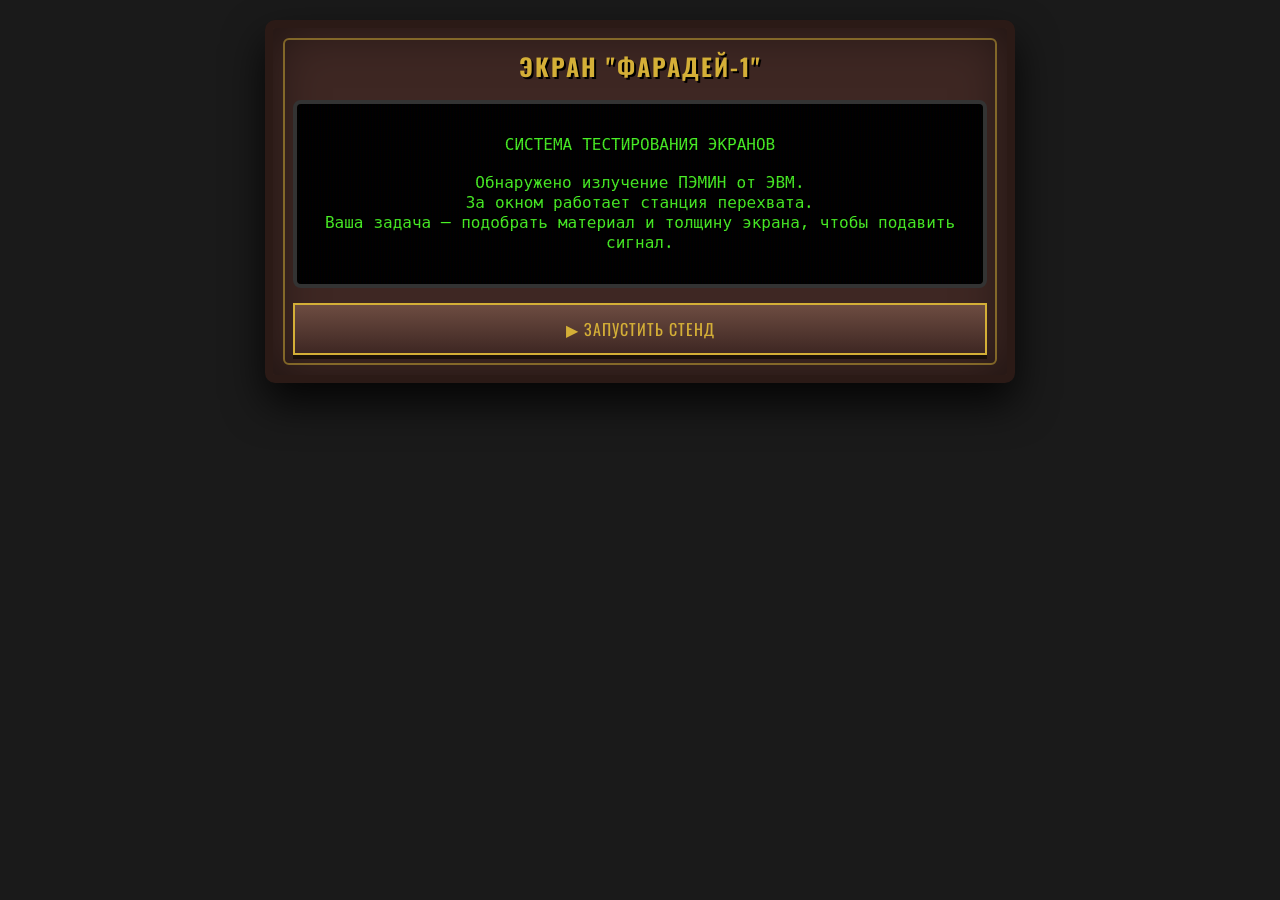
<file: ПМ.03.01/3.2.300/001/index.html>
<!DOCTYPE html>
<html lang="ru">
<head>
<meta charset="UTF-8">
<meta name="viewport" content="width=device-width, initial-scale=1.0">
<title>Экран "Фарадей-1" // ТЗИ</title>
<link href="https://fonts.googleapis.com/css2?family=Oswald:wght@400;700&family=Courier+Prime:wght@400;700&display=swap" rel="stylesheet">
<style>
    :root { 
        --wood: #3e2723; --wood-light: #5d4037; --metal: #b0bec5; 
        --brass: #d4af37; --crt: #4af626; --crt-dim: #1b381b; 
        --paper: #f4f1ea; --ink: #2c3e50;
    }
    * { box-sizing: border-box; }
    body { 
        background: #1a1a1a; color: var(--paper); 
        font-family: 'Courier Prime', monospace; 
        display: flex; justify-content: center; padding: 20px; margin: 0; 
    }
    .console { 
        background: var(--wood); border: 8px solid #2b1a16; 
        border-radius: 10px; width: 100%; max-width: 750px; 
        padding: 20px; box-shadow: 0 20px 40px rgba(0,0,0,0.8), inset 0 0 50px rgba(0,0,0,0.5);
        position: relative;
    }
    .console::before { 
        content: ''; position: absolute; top: 10px; left: 10px; right: 10px; bottom: 10px; 
        border: 2px solid var(--brass); border-radius: 6px; pointer-events: none; opacity: 0.5;
    }
    h1 { 
        text-align: center; font-family: 'Oswald', sans-serif; 
        font-size: 24px; text-transform: uppercase; letter-spacing: 2px;
        color: var(--brass); margin-top: 0; text-shadow: 2px 2px 0 #000;
    }
    .scene { display: none; flex-direction: column; gap: 15px; }
    .scene.active { display: flex; animation: fadeIn 0.5s; }
    @keyframes fadeIn { from { opacity: 0; } to { opacity: 1; } }
    
    .panel { 
        background: var(--wood-light); border: 4px solid #3e2723; 
        padding: 15px; border-radius: 4px; box-shadow: inset 0 0 10px #000;
    }
    
    .screen { 
        background: #000; border: 4px solid #333; border-radius: 8px; 
        padding: 15px; box-shadow: inset 0 0 20px #000; position: relative;
        overflow: hidden;
    }
    .screen::after { 
        content: ''; position: absolute; top: 0; left: 0; right: 0; bottom: 0; 
        background: linear-gradient(rgba(18, 16, 16, 0) 50%, rgba(0, 0, 0, 0.25) 50%), linear-gradient(90deg, rgba(255, 0, 0, 0.06), rgba(0, 255, 0, 0.02), rgba(0, 0, 255, 0.06));
        background-size: 100% 2px, 3px 100%; pointer-events: none; opacity: 0.5;
    }
    
    canvas { width: 100%; height: 200px; display: block; }
    
    .row { display: flex; justify-content: space-between; align-items: center; margin-bottom: 10px; }
    .value { font-size: 20px; font-weight: bold; color: var(--crt); text-shadow: 0 0 5px var(--crt); font-family: 'Courier Prime', monospace; }
    
    select, input[type=range] {
        width: 100%; margin-top: 5px; padding: 8px;
        background: #222; color: var(--crt); border: 1px solid var(--brass);
        font-family: 'Courier Prime', monospace;
    }
    input[type=range] { accent-color: var(--brass); cursor: pointer; }
    
    button { 
        background: linear-gradient(to bottom, #6d4c41, #3e2723); 
        color: var(--brass); border: 2px solid var(--brass); 
        padding: 12px; font-family: 'Oswald', sans-serif; font-size: 16px;
        text-transform: uppercase; letter-spacing: 1px; cursor: pointer;
        transition: 0.2s; box-shadow: 0 4px 0 #1a100a;
    }
    button:active { transform: translateY(4px); box-shadow: none; }
    button:disabled { opacity: 0.5; cursor: not-allowed; }
    
    .paper { 
        background: var(--paper); color: var(--ink); 
        padding: 15px; font-family: 'Courier Prime', monospace; 
        border-radius: 2px; box-shadow: 2px 2px 5px rgba(0,0,0,0.5);
        font-size: 13px;
    }
    .paper h3 { margin-top: 0; font-family: 'Oswald', sans-serif; text-align: center; border-bottom: 2px solid var(--ink); padding-bottom: 5px; }
    
    .question { margin-bottom: 15px; }
    .question label { display: block; margin-bottom: 5px; cursor: pointer; }
    .question input[type="radio"] { accent-color: var(--brass); margin-right: 8px; }
    
    .note { font-size: 11px; color: #aaa; margin-top: 5px; font-style: italic; }
</style>
</head>
<body>
<div class="console">
    <h1>Экран "Фарадей-1"</h1>

    <div id="scene1" class="scene active">
        <div class="screen">
            <p style="color: var(--crt); text-align: center; font-size: 16px;">
                СИСТЕМА ТЕСТИРОВАНИЯ ЭКРАНОВ<br><br>
                Обнаружено излучение ПЭМИН от ЭВМ.<br>
                За окном работает станция перехвата.<br>
                Ваша задача — подобрать материал и толщину экрана, чтобы подавить сигнал.
            </p>
        </div>
        <button onclick="nextScene(2)">▶ ЗАПУСТИТЬ СТЕНД</button>
    </div>

    <div id="scene2" class="scene">
        <div class="screen">
            <canvas id="waveCanvas" width="700" height="200"></canvas>
        </div>
        
        <div class="panel">
            <div class="row">
                <span>МАТЕРИАЛ ЭКРАНА:</span>
                <select id="material" onchange="updateModel()">
                    <option value="none">Нет (открытый канал)</option>
                    <option value="cu">Медь (Cu)</option>
                    <option value="al">Алюминий (Al)</option>
                    <option value="fe">Сталь (Fe)</option>
                </select>
            </div>
            
            <div class="row">
                <span>ТОЛЩИНА (мм):</span>
                <span class="value" id="thickVal">0.0</span>
            </div>
            <!-- Ограничили максимальную толщину до 2 мм -->
            <input type="range" id="thickness" min="0" max="2" step="0.05" value="0" oninput="updateModel()" disabled>
            
            <div class="row" style="margin-top: 15px;">
                <span>ЭФФЕКТИВНОСТЬ ЭКРАНИРОВАНИЯ:</span>
                <span class="value" id="seVal">0.0</span> дБ
            </div>
            <div class="row">
                <span>УРОВЕНЬ ПЕРЕХВАТА:</span>
                <span class="value" id="interceptVal" style="color: #ff3333; text-shadow: 0 0 5px #ff3333;">100</span> %
            </div>
        </div>

        <div class="paper">
            <div>[ФОРМУЛА] SE = 8.686 * (t / δ)</div>
            <div>[ФОРМУЛА] δ = 1 / sqrt(π * f * μ * σ)</div>
            <div style="color: #777; margin-top: 5px;">* f = 100 МГц (фиксировано)</div>
            <div class="note">Сталь (Fe) имеет высокую магнитную проницаемость, поэтому достигает максимума уже при малой толщине.</div>
        </div>

        <button onclick="nextScene(3)">ЗАФИКСИРОВАТЬ РЕЗУЛЬТАТ ▶</button>
    </div>

    <div id="scene3" class="scene">
        <div class="paper">
            <h3>ПРОТОКОЛ ИСПЫТАНИЙ</h3>
            <p><b>Выбранный материал:</b> <span id="resMat">—</span></p>
            <p><b>Толщина экрана:</b> <span id="resThick">—</span> мм</p>
            <p><b>Эффективность:</b> <span id="resSE">—</span> дБ</p>
            <p><b>Вердикт:</b> <span id="resVerdict">—</span></p>
            <hr>
            <div id="testContainer"></div>
        </div>
        <button onclick="checkTest()">ПРОВЕРИТЬ ЗНАНИЯ</button>
    </div>
</div>

<script>
    let canvas, ctx;
    let animId;
    let currentSE = 0;
    let currentWavePhase = 0;

    // Обновленные константы (глубина скин-слоя в мм)
    const materials = {
        none: { name: 'Нет', delta: 1 },
        cu:   { name: 'Медь', delta: 0.2 },     // Умеренное затухание
        al:   { name: 'Алюминий', delta: 0.3 }, // Слабее меди
        fe:   { name: 'Сталь', delta: 0.04 }    // Очень быстрое затухание
    };

    function nextScene(n) {
        document.querySelectorAll('.scene').forEach(el => el.classList.remove('active'));
        document.getElementById('scene' + n).classList.add('active');
        
        if (n === 2) {
            initCanvas();
            document.getElementById('thickness').disabled = false;
            updateModel();
        }
        if (n === 3) {
            cancelAnimationFrame(animId);
            saveResults();
            renderTest();
        }
    }

    function initCanvas() {
        canvas = document.getElementById('waveCanvas');
        ctx = canvas.getContext('2d');
        drawWave();
    }

    function drawWave() {
        if (!canvas) return;
        const w = canvas.width;
        const h = canvas.height;
        
        ctx.fillStyle = '#000';
        ctx.fillRect(0, 0, w, h);

        // Источник (слева)
        ctx.fillStyle = '#333';
        ctx.fillRect(20, h/2 - 30, 40, 60);
        ctx.fillStyle = '#4af626';
        ctx.fillRect(25, h/2 - 25, 30, 20);

        // Приемник (справа)
        ctx.fillStyle = '#333';
        ctx.fillRect(w - 60, h/2 - 30, 40, 60);
        ctx.fillStyle = '#ff3333';
        ctx.fillRect(w - 55, h/2 - 25, 30, 20);

        let thickness = parseFloat(document.getElementById('thickness').value);
        let mat = document.getElementById('material').value;
        let screenWidth = 0;
        let screenStart = w/2;
        let screenEnd = w/2;

        // Рисуем экран
        if (thickness > 0 && mat !== 'none') {
            // Ширина экрана на экране зависит от толщины (макс 2мм = 60px)
            screenWidth = Math.max(10, thickness * 30);
            screenStart = w/2 - screenWidth/2;
            screenEnd = w/2 + screenWidth/2;
            
            ctx.fillStyle = mat === 'cu' ? '#b87333' : (mat === 'al' ? '#aaa' : '#555');
            ctx.fillRect(screenStart, 0, screenWidth, h);
            
            ctx.fillStyle = '#fff';
            ctx.font = '12px Courier Prime';
            ctx.textAlign = 'center';
            ctx.fillText('ЭКРАН', w/2, 20);
        }

        // Коэффициент затухания (перевод дБ в разы)
        let attenuationFactor = Math.pow(10, -currentSE / 20);
        
        ctx.beginPath();
        ctx.strokeStyle = 'rgba(74, 246, 38, 0.9)';
        ctx.lineWidth = 2;
        
        currentWavePhase += 0.1;
        let maxAmp = 40;
        
        for (let x = 0; x < w; x++) {
            let localAmp = maxAmp;
            
            if (thickness > 0 && mat !== 'none') {
                if (x > screenEnd) {
                    // После экрана
                    localAmp = maxAmp * attenuationFactor;
                } else if (x >= screenStart) {
                    // Внутри экрана плавное падение
                    let progress = (x - screenStart) / screenWidth;
                    localAmp = maxAmp * Math.pow(attenuationFactor, progress);
                }
            }
            
            let y = h/2 + Math.sin(x * 0.05 - currentWavePhase) * localAmp;
            if (x === 0) ctx.moveTo(x, y);
            else ctx.lineTo(x, y);
        }
        ctx.stroke();
        
        ctx.fillStyle = '#888';
        ctx.font = '12px Courier Prime';
        ctx.textAlign = 'left';
        ctx.fillText('ИСТОЧНИК', 10, h - 10);
        ctx.textAlign = 'right';
        ctx.fillText('ПРИЕМНИК', w - 10, h - 10);
        
        animId = requestAnimationFrame(drawWave);
    }

    function updateModel() {
        let matKey = document.getElementById('material').value;
        let thickness = parseFloat(document.getElementById('thickness').value);
        
        if (matKey === 'none') {
            document.getElementById('thickness').value = 0;
            thickness = 0;
        }
        
        document.getElementById('thickVal').innerText = thickness.toFixed(2);
        
        let delta = materials[matKey].delta;
        let se = 0;
        
        if (thickness > 0 && matKey !== 'none') {
            // Прямая формула в дБ: SE = 8.686 * (t / delta)
            se = 8.686 * (thickness / delta);
            se = Math.min(se, 120); // Ограничение сверху
        }
        
        currentSE = se;
        
        let intercept = 100 * Math.pow(10, -se / 20);
        
        document.getElementById('seVal').innerText = se.toFixed(1);
        document.getElementById('interceptVal').innerText = intercept.toFixed(2);
        
        const iVal = document.getElementById('interceptVal');
        if (intercept > 50) iVal.style.color = '#ff3333';
        else if (intercept > 10) iVal.style.color = '#ffb000';
        else iVal.style.color = '#4af626';
    }

    function saveResults() {
        let matKey = document.getElementById('material').value;
        let thickness = parseFloat(document.getElementById('thickness').value);
        let matName = materials[matKey].name;
        
        document.getElementById('resMat').innerText = matName;
        document.getElementById('resThick').innerText = thickness.toFixed(2);
        document.getElementById('resSE').innerText = currentSE.toFixed(1);
        
        let verdict = '';
        if (currentSE < 20) verdict = 'КАНАЛ УТЕЧКИ ОТКРЫТ. Требуется доработка.';
        else if (currentSE < 60) verdict = 'ЧАСТИЧНОЕ ПОДАВЛЕНИЕ. Риск утечки остается.';
        else verdict = 'КАНАЛ ЗАЩИЩЕН. Эффективность высокая.';
        
        document.getElementById('resVerdict').innerText = verdict;
    }

    const questions = [
        { q: "Что такое скин-эффект?", a: ["Вытеснение тока к поверхности проводника", "Нагрев проводника", "Увеличение магнитного поля"], c: 0 },
        { q: "Как зависит эффективность экрана от толщины?", a: ["Линейно", "Экспоненциально (логарифмически в дБ)", "Не зависит"], c: 1 },
        { q: "Какой металл лучше экранирует магнитное поле на низких частотах?", a: ["Медь", "Алюминий", "Сталь (Fe)"], c: 2 },
        { q: "Если SE = 40 дБ, во сколько раз ослабляется сигнал по мощности?", a: ["В 40 раз", "В 100 раз", "В 10000 раз"], c: 2 },
        { q: "Зачем нужен экран в ПЭМИН?", a: ["Для красоты", "Для снижения побочного излучения", "Для увеличения скорости"], c: 1 }
    ];

    function renderTest() {
        let html = '<h4 style="text-align:center; margin-top:15px;">ИТОГОВЫЙ ТЕСТ</h4>';
        questions.forEach((item, i) => {
            html += `<div class="question" style="color:#2c3e50; font-size:14px;"><p><b>${i+1}. ${item.q}</b></p>`;
            item.a.forEach((ans, j) => {
                html += `<label><input type="radio" name="q${i}" value="${j}"> ${ans}</label>`;
            });
            html += `</div>`;
        });
        document.getElementById('testContainer').innerHTML = html;
    }

    function checkTest() {
        let score = 0;
        questions.forEach((item, i) => {
            const selected = document.querySelector(`input[name="q${i}"]:checked`);
            if (selected && parseInt(selected.value) === item.c) score++;
        });
        alert(`Результат: ${score} из ${questions.length}. ${score === 5 ? 'Отлично! Допуск к экранированию получен.' : 'Повторите теорию скин-эффекта.'}`);
    }
</script>
</body>
</html>
</file>
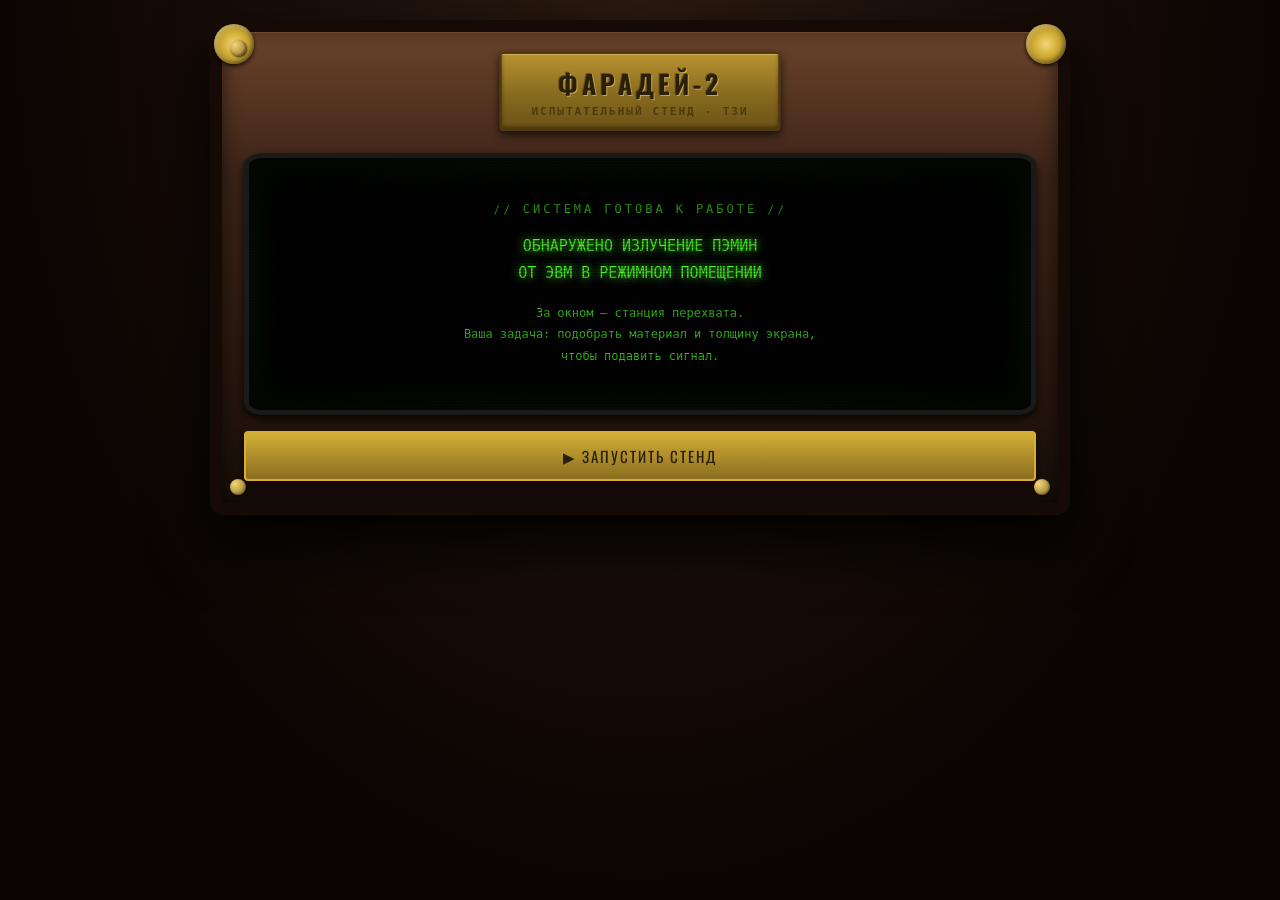
<file: ПМ.03.01/3.2.300/002/index.html>
<!DOCTYPE html>
<html lang="ru">
<head>
<meta charset="UTF-8">
<meta name="viewport" content="width=device-width, initial-scale=1.0">
<title>Фарадей-2 // ТЗИ · Форк</title>
<link href="https://fonts.googleapis.com/css2?family=Oswald:wght@400;700&family=Courier+Prime:wght@400;700&family=EB+Garamond:wght@700&display=swap" rel="stylesheet">
<style>
    :root { 
        --wood-dark: #1a0f08;
        --wood: #3d2419;
        --wood-light: #6b432a;
        --brass: #d4af37;
        --brass-dark: #8a6d1f;
        --brass-light: #f4d67a;
        --crt: #4af626;
        --crt-dim: #1a4d0a;
        --red: #ff3333;
        --amber: #ffb000;
        --paper: #efe6cf;
        --ink: #2c1f10;
    }
    * { box-sizing: border-box; }
    html, body { margin: 0; padding: 0; }
    body { 
        background: 
            radial-gradient(ellipse at 50% 0%, #2a1a10 0%, #0a0503 70%),
            #000;
        color: var(--paper); 
        font-family: 'Courier Prime', monospace; 
        min-height: 100vh;
        display: flex; 
        justify-content: center; 
        padding: 20px;
        align-items: flex-start;
    }
    
    .console { 
        background: 
            linear-gradient(180deg, var(--wood-light) 0%, var(--wood) 30%, var(--wood-dark) 100%),
            repeating-linear-gradient(93deg, rgba(0,0,0,0.15) 0px, rgba(0,0,0,0.15) 1px, transparent 1px, transparent 4px);
        border: 12px solid #150a05;
        border-radius: 14px; 
        width: 100%; 
        max-width: 860px; 
        padding: 28px 22px 22px;
        box-shadow: 
            0 30px 60px rgba(0,0,0,0.9),
            inset 0 1px 0 rgba(255,200,120,0.15),
            inset 0 -4px 20px rgba(0,0,0,0.6);
        position: relative;
    }
    
    .console::before, .console::after {
        content: '';
        position: absolute;
        width: 40px; height: 40px;
        background: 
            radial-gradient(circle at center, var(--brass-light) 0%, var(--brass) 40%, var(--brass-dark) 100%);
        border-radius: 50%;
        box-shadow: 
            0 2px 4px rgba(0,0,0,0.8),
            inset -2px -2px 4px rgba(0,0,0,0.4),
            inset 2px 2px 4px rgba(255,255,255,0.3);
        z-index: 2;
    }
    .console::before { top: -8px; left: -8px; }
    .console::after { top: -8px; right: -8px; }
    
    .rivet {
        position: absolute;
        width: 16px; height: 16px;
        background: radial-gradient(circle at 30% 30%, var(--brass-light), var(--brass-dark));
        border-radius: 50%;
        box-shadow: 1px 1px 2px rgba(0,0,0,0.8), inset -1px -1px 2px rgba(0,0,0,0.4);
        z-index: 2;
    }
    .rivet.tl { top: 8px; left: 8px; }
    .rivet.tr { top: 8px; right: 8px; }
    .rivet.bl { bottom: 8px; left: 8px; }
    .rivet.br { bottom: 8px; right: 8px; }
    
    .nameplate {
        text-align: center;
        margin: -8px auto 22px;
        padding: 10px 30px;
        background: linear-gradient(180deg, #b89432 0%, #8a6d1f 50%, #6b5216 100%);
        border: 2px solid #4d3a10;
        border-radius: 4px;
        display: inline-block;
        position: relative;
        left: 50%;
        transform: translateX(-50%);
        box-shadow: 
            0 4px 8px rgba(0,0,0,0.7),
            inset 0 1px 0 rgba(255,220,140,0.5),
            inset 0 -2px 4px rgba(0,0,0,0.4);
    }
    .nameplate h1 {
        margin: 0;
        font-family: 'Oswald', sans-serif;
        font-size: 26px;
        font-weight: 700;
        letter-spacing: 4px;
        text-transform: uppercase;
        color: #2a1f08;
        text-shadow: 
            1px 1px 0 rgba(255,220,140,0.5),
            -1px -1px 0 rgba(0,0,0,0.3);
    }
    .nameplate .sub {
        font-size: 11px;
        letter-spacing: 2px;
        color: #4d3a10;
        margin-top: 2px;
        font-weight: 700;
    }
    
    .scene { display: none; flex-direction: column; gap: 16px; }
    .scene.active { display: flex; animation: fadeIn 0.6s; }
    @keyframes fadeIn { from { opacity: 0; transform: translateY(8px); } to { opacity: 1; transform: translateY(0); } }
    
    .panel { 
        background: linear-gradient(180deg, var(--wood-light) 0%, var(--wood) 100%);
        border: 3px solid #150a05;
        padding: 16px; 
        border-radius: 6px; 
        box-shadow: 
            inset 0 2px 6px rgba(0,0,0,0.6),
            inset 0 -1px 0 rgba(255,200,120,0.1);
        position: relative;
    }
    
    .screen { 
        background: #000;
        border: 5px solid #1a1a1a;
        border-radius: 20px / 12px;
        padding: 12px; 
        box-shadow: 
            inset 0 0 40px rgba(74,246,38,0.15),
            inset 0 0 15px #000,
            0 4px 8px rgba(0,0,0,0.8);
        position: relative;
        overflow: hidden;
    }
    .screen::before {
        content: '';
        position: absolute;
        inset: 0;
        background: 
            linear-gradient(rgba(18, 16, 16, 0) 50%, rgba(0, 0, 0, 0.25) 50%),
            linear-gradient(90deg, rgba(255, 0, 0, 0.04), rgba(0, 255, 0, 0.01), rgba(0, 0, 255, 0.04));
        background-size: 100% 3px, 3px 100%;
        pointer-events: none;
        z-index: 3;
    }
    .screen::after {
        content: '';
        position: absolute;
        inset: 0;
        background: radial-gradient(ellipse at center, transparent 40%, rgba(0,0,0,0.7) 100%);
        pointer-events: none;
        z-index: 4;
    }
    
    canvas { width: 100%; display: block; position: relative; z-index: 1; }
    #waveCanvas { height: 220px; }
    #compCanvas { height: 110px; }
    
    .row { display: flex; justify-content: space-between; align-items: center; margin-bottom: 10px; }
    .row:last-child { margin-bottom: 0; }
    
    .label { 
        font-family: 'Oswald', sans-serif;
        font-size: 12px; 
        letter-spacing: 1.5px;
        text-transform: uppercase;
        color: var(--brass);
    }
    
    .value { 
        font-family: 'Courier Prime', monospace;
        font-size: 20px; 
        font-weight: bold; 
        color: var(--crt);
        text-shadow: 0 0 6px var(--crt), 0 0 2px var(--crt);
        background: rgba(0,0,0,0.6);
        padding: 3px 10px;
        border-radius: 3px;
        border: 1px solid var(--crt-dim);
        min-width: 80px;
        text-align: right;
    }
    .value.danger { color: var(--red); text-shadow: 0 0 6px var(--red); border-color: #4d0a0a; }
    .value.warn { color: var(--amber); text-shadow: 0 0 6px var(--amber); border-color: #4d380a; }
    .value.good { color: var(--crt); }
    
    .materials {
        display: grid;
        grid-template-columns: repeat(6, 1fr);
        gap: 6px;
        margin-bottom: 12px;
    }
    .mat-btn {
        background: linear-gradient(180deg, #2a1a10 0%, #150a05 100%);
        border: 2px solid var(--brass-dark);
        border-radius: 4px;
        padding: 8px 4px;
        cursor: pointer;
        color: var(--brass);
        font-family: 'Oswald', sans-serif;
        font-size: 12px;
        letter-spacing: 1px;
        text-transform: uppercase;
        transition: all 0.15s;
        position: relative;
        display: flex;
        flex-direction: column;
        align-items: center;
        gap: 2px;
    }
    .mat-btn:hover { border-color: var(--brass); color: var(--brass-light); }
    .mat-btn.active {
        background: linear-gradient(180deg, var(--brass-dark) 0%, #4d3a10 100%);
        color: #2a1f08;
        border-color: var(--brass-light);
        box-shadow: 0 0 10px rgba(212,175,55,0.5), inset 0 0 10px rgba(255,220,140,0.3);
    }
    .mat-btn .sym { font-size: 16px; font-weight: 700; }
    .mat-btn .nm { font-size: 10px; }
    
    input[type=range] {
        -webkit-appearance: none;
        width: 100%;
        height: 14px;
        background: linear-gradient(180deg, #0a0503 0%, #1a0f08 50%, #0a0503 100%);
        border: 1px solid var(--brass-dark);
        border-radius: 7px;
        outline: none;
        margin: 8px 0;
        box-shadow: inset 0 2px 4px rgba(0,0,0,0.8);
    }
    input[type=range]::-webkit-slider-thumb {
        -webkit-appearance: none;
        width: 22px;
        height: 30px;
        background: 
            linear-gradient(180deg, var(--brass-light) 0%, var(--brass) 50%, var(--brass-dark) 100%);
        border: 2px solid #2a1f08;
        border-radius: 3px;
        cursor: pointer;
        box-shadow: 0 2px 4px rgba(0,0,0,0.8), inset 0 1px 0 rgba(255,220,140,0.6);
    }
    input[type=range]::-moz-range-thumb {
        width: 22px;
        height: 30px;
        background: linear-gradient(180deg, var(--brass-light), var(--brass-dark));
        border: 2px solid #2a1f08;
        border-radius: 3px;
        cursor: pointer;
    }
    input[type=range]:disabled { opacity: 0.4; cursor: not-allowed; }
    
    .slider-ticks {
        display: flex;
        justify-content: space-between;
        font-size: 10px;
        color: var(--brass-dark);
        margin-top: -4px;
        padding: 0 8px;
    }
    
    button.action {
        background: 
            linear-gradient(180deg, #6d1f1f 0%, #4d0a0a 100%);
        color: var(--brass-light);
        border: 2px solid var(--brass);
        padding: 12px;
        font-family: 'Oswald', sans-serif;
        font-size: 15px;
        letter-spacing: 2px;
        text-transform: uppercase;
        cursor: pointer;
        box-shadow: 
            0 4px 0 #1a0000,
            0 6px 12px rgba(0,0,0,0.6);
        transition: all 0.1s;
        border-radius: 4px;
        width: 100%;
    }
    button.action:hover { filter: brightness(1.15); }
    button.action:active { 
        transform: translateY(4px); 
        box-shadow: 0 0 0 #1a0000, 0 2px 4px rgba(0,0,0,0.6); 
    }
    button.action.brass {
        background: linear-gradient(180deg, var(--brass) 0%, var(--brass-dark) 100%);
        color: #2a1f08;
    }
    
    .grid-2 {
        display: grid;
        grid-template-columns: 1fr 1fr;
        gap: 16px;
    }
    @media (max-width: 640px) {
        .grid-2 { grid-template-columns: 1fr; }
        .materials { grid-template-columns: repeat(3, 1fr); }
    }
    
    .mat-info {
        background: rgba(0,0,0,0.5);
        padding: 10px;
        border-radius: 4px;
        border: 1px solid var(--brass-dark);
        font-size: 11px;
        line-height: 1.6;
    }
    .mat-info .mat-line { display: flex; justify-content: space-between; }
    .mat-info .mat-line span:first-child { color: #a08850; }
    .mat-info .mat-line span:last-child { color: var(--brass); font-weight: bold; }
    
    .paper { 
        background: var(--paper);
        color: var(--ink);
        padding: 14px;
        font-family: 'Courier Prime', monospace;
        border-radius: 2px;
        box-shadow: 2px 3px 8px rgba(0,0,0,0.6);
        font-size: 12px;
        position: relative;
    }
    .paper::before {
        content: '★';
        position: absolute;
        top: 4px; left: 6px;
        color: var(--brass-dark);
        font-size: 10px;
    }
    .paper h3 {
        margin: 0 0 10px;
        font-family: 'Oswald', sans-serif;
        text-align: center;
        letter-spacing: 2px;
        border-bottom: 2px solid var(--ink);
        padding-bottom: 6px;
        font-size: 14px;
        text-transform: uppercase;
    }
    .paper .formula-line { margin: 4px 0; }
    .paper .note { 
        font-size: 10px;
        color: #6b5a3a;
        font-style: italic;
        margin-top: 8px;
        padding-top: 6px;
        border-top: 1px dashed #a08850;
    }
    .paper p { margin: 4px 0; }
    .paper .verdict-bad { color: #8b0000; font-weight: bold; }
    .paper .verdict-warn { color: #b06000; font-weight: bold; }
    .paper .verdict-ok { color: #1e5a1e; font-weight: bold; }
    
    .question { margin-bottom: 14px; font-size: 13px; }
    .question label { display: block; margin: 5px 0; cursor: pointer; padding-left: 4px; }
    .question label:hover { background: rgba(0,0,0,0.05); }
    .question input[type="radio"] { accent-color: var(--brass-dark); margin-right: 6px; }
    
    .warn-banner {
        background: linear-gradient(180deg, #4d0a0a, #2a0505);
        border: 1px solid #8b0000;
        color: #ff9999;
        padding: 8px 12px;
        border-radius: 4px;
        font-size: 11px;
        text-align: center;
        letter-spacing: 1px;
        margin-top: 8px;
    }
    .warn-banner.hidden { display: none; }
</style>
</head>
<body>
<div class="console">
    <span class="rivet tl"></span>
    <span class="rivet tr"></span>
    <span class="rivet bl"></span>
    <span class="rivet br"></span>
    
    <div class="nameplate">
        <h1>Фарадей-2</h1>
        <div class="sub">ИСПЫТАТЕЛЬНЫЙ СТЕНД · ТЗИ</div>
    </div>

    <div id="scene1" class="scene active">
        <div class="screen">
            <div style="color: var(--crt); text-align: center; font-size: 15px; line-height: 1.8; padding: 30px 20px; font-family: 'Courier Prime', monospace;">
                <div style="font-size: 12px; letter-spacing: 3px; opacity: 0.7; margin-bottom: 12px;">// СИСТЕМА ГОТОВА К РАБОТЕ //</div>
                <div style="text-shadow: 0 0 8px var(--crt);">
                    ОБНАРУЖЕНО ИЗЛУЧЕНИЕ ПЭМИН<br>
                    ОТ ЭВМ В РЕЖИМНОМ ПОМЕЩЕНИИ
                </div>
                <div style="font-size: 12px; margin-top: 16px; opacity: 0.8;">
                    За окном — станция перехвата.<br>
                    Ваша задача: подобрать материал и толщину экрана,<br>
                    чтобы подавить сигнал.
                </div>
            </div>
        </div>
        <button class="action brass" onclick="nextScene(2)">▶ ЗАПУСТИТЬ СТЕНД</button>
    </div>

    <div id="scene2" class="scene">
        <div class="screen">
            <canvas id="waveCanvas" width="800" height="220"></canvas>
        </div>
        
        <div class="grid-2">
            <div class="panel">
                <div class="label" style="margin-bottom: 8px;">Материал экрана</div>
                <div class="materials" id="matBtns">
                    <button class="mat-btn active" data-mat="none"><span class="sym">∅</span><span class="nm">Нет</span></button>
                    <button class="mat-btn" data-mat="cu"><span class="sym">Cu</span><span class="nm">Медь</span></button>
                    <button class="mat-btn" data-mat="al"><span class="sym">Al</span><span class="nm">Алюм.</span></button>
                    <button class="mat-btn" data-mat="fe"><span class="sym">Fe</span><span class="nm">Сталь</span></button>
                    <button class="mat-btn" data-mat="wood"><span class="sym">Д</span><span class="nm">Дерево</span></button>
                    <button class="mat-btn" data-mat="foam"><span class="sym">П</span><span class="nm">Пенопл.</span></button>
                </div>
                
                <div class="row">
                    <span class="label">Толщина</span>
                    <span class="value" id="thickVal" style="font-size: 16px;">0.00 мм</span>
                </div>
                <input type="range" id="thickness" min="0" max="2" step="0.05" value="0" oninput="onSlider()" disabled>
                <div class="slider-ticks"><span>0</span><span>0.5</span><span>1.0</span><span>1.5</span><span>2.0</span></div>
                
                <div class="mat-info" id="matInfo" style="margin-top: 12px;"></div>
            </div>
            
            <div class="panel">
                <div class="row">
                    <span class="label">Эффективность</span>
                    <span class="value" id="seVal">0.0 дБ</span>
                </div>
                <div class="row">
                    <span class="label">Уровень перехвата</span>
                    <span class="value danger" id="interceptVal">100.00 %</span>
                </div>
                
                <div class="label" style="margin-top: 14px; margin-bottom: 6px;">Сравнение материалов</div>
                <div class="screen" style="padding: 4px; border-width: 3px;">
                    <canvas id="compCanvas" width="400" height="110"></canvas>
                </div>
                <div class="warn-banner hidden" id="warnBanner">⚠ ДИЭЛЕКТРИК — СЛАБОЕ ОСЛАБЛЕНИЕ</div>
            </div>
        </div>

        <div class="paper">
            <div class="formula-line">[Ф-ЛА] SE = 8.686 · (t / δ)</div>
            <div class="formula-line">[Ф-ЛА] δ = 1 / √(π · f · μ · σ)</div>
            <div class="note">f = 100 кГц (НЧ-диапазон ПЭМИН). Значения δ подобраны для наглядности.</div>
        </div>

        <button class="action" onclick="nextScene(3)">ЗАФИКСИРОВАТЬ РЕЗУЛЬТАТ ▶</button>
    </div>

    <div id="scene3" class="scene">
        <div class="paper">
            <h3>Протокол испытаний</h3>
            <p><b>Материал:</b> <span id="resMat">—</span></p>
            <p><b>Толщина:</b> <span id="resThick">—</span></p>
            <p><b>Эффективность:</b> <span id="resSE">—</span></p>
            <p><b>Ослабление сигнала:</b> <span id="resFactor">—</span></p>
            <p><b>Вердикт:</b> <span id="resVerdict">—</span></p>
            <hr style="border: 0; border-top: 1px dashed #a08850; margin: 10px 0;">
            <div id="testContainer"></div>
        </div>
        <button class="action" onclick="checkTest()">ПРОВЕРИТЬ ЗНАНИЯ</button>
    </div>
</div>

<script>
    // === ДАННЫЕ О МАТЕРИАЛАХ ===
    // delta подобраны так, чтобы при 2 мм:
    // медь → 87 дБ (~22000×), алюминий → 58 дБ (~800×), сталь → 120 дБ (потолок),
    // дерево → 4.8 дБ (~3×), пенопласт → 1.75 дБ (~1.5×)
    const materials = {
        none:  { name: 'Нет',       sym: '—',  delta: 1,      sigma: 0,      mu: 1,   type: 'none',  desc: 'Канал открыт' },
        cu:    { name: 'Медь',      sym: 'Cu', delta: 0.2,    sigma: 5.8e7,  mu: 1,   type: 'metal', desc: 'Высокая проводимость' },
        al:    { name: 'Алюминий',  sym: 'Al', delta: 0.3,    sigma: 3.5e7,  mu: 1,   type: 'metal', desc: 'Средняя проводимость' },
        fe:    { name: 'Сталь',     sym: 'Fe', delta: 0.05,   sigma: 1.0e7,  mu: 100, type: 'metal', desc: 'Высокая магнитная проницаемость' },
        wood:  { name: 'Дерево',    sym: 'Д',  delta: 3.6,    sigma: 1e-4,   mu: 1,   type: 'dielectric', desc: 'Диэлектрик — слабое ослабление (~3× при 2 мм)' },
        foam:  { name: 'Пенопласт', sym: 'П',  delta: 9.9,    sigma: 1e-8,   mu: 1,   type: 'dielectric', desc: 'Почти воздух — очень слабое ослабление (~1.5× при 2 мм)' }
    };

    let currentMat = 'none';
    let currentThickness = 0;
    let currentSE = 0;
    let audioCtx;
    let canvas, ctx, compCanvas, compCtx;
    let animId, phase = 0;

    // === ЗВУК ===
    function initAudio() {
        if (!audioCtx) audioCtx = new (window.AudioContext || window.webkitAudioContext)();
        if (audioCtx.state === 'suspended') audioCtx.resume();
    }
    function playClick() {
        if (!audioCtx) return;
        const now = audioCtx.currentTime;
        const bufferSize = Math.floor(audioCtx.sampleRate * 0.012);
        const buffer = audioCtx.createBuffer(1, bufferSize, audioCtx.sampleRate);
        const data = buffer.getChannelData(0);
        for (let i = 0; i < bufferSize; i++) {
            data[i] = (Math.random() * 2 - 1) * Math.pow(1 - i / bufferSize, 6);
        }
        const src = audioCtx.createBufferSource();
        src.buffer = buffer;
        const filter = audioCtx.createBiquadFilter();
        filter.type = 'bandpass';
        filter.frequency.value = 2400;
        filter.Q.value = 1.2;
        const gain = audioCtx.createGain();
        gain.gain.value = 0.2;
        src.connect(filter); filter.connect(gain); gain.connect(audioCtx.destination);
        src.start(now);
    }
    function playSwitch() {
        if (!audioCtx) return;
        const now = audioCtx.currentTime;
        const bufferSize = Math.floor(audioCtx.sampleRate * 0.05);
        const buffer = audioCtx.createBuffer(1, bufferSize, audioCtx.sampleRate);
        const data = buffer.getChannelData(0);
        for (let i = 0; i < bufferSize; i++) {
            data[i] = (Math.random() * 2 - 1) * Math.pow(1 - i / bufferSize, 4);
        }
        const src = audioCtx.createBufferSource();
        src.buffer = buffer;
        const filter = audioCtx.createBiquadFilter();
        filter.type = 'lowpass';
        filter.frequency.value = 1200;
        const gain = audioCtx.createGain();
        gain.gain.value = 0.35;
        src.connect(filter); filter.connect(gain); gain.connect(audioCtx.destination);
        src.start(now);
    }

    // === НАВИГАЦИЯ ===
    function nextScene(n) {
        initAudio();
        playSwitch();
        document.querySelectorAll('.scene').forEach(el => el.classList.remove('active'));
        document.getElementById('scene' + n).classList.add('active');
        
        if (n === 2) {
            if (!canvas) {
                canvas = document.getElementById('waveCanvas');
                ctx = canvas.getContext('2d');
                compCanvas = document.getElementById('compCanvas');
                compCtx = compCanvas.getContext('2d');
            }
            document.getElementById('thickness').disabled = false;
            updateModel();
            if (!animId) drawWave();
        }
        if (n === 3) {
            cancelAnimationFrame(animId);
            animId = null;
            saveResults();
            renderTest();
        }
    }

    // === ОТРИСОВКА ОСЦИЛЛОГРАФА ===
    function drawWave() {
        if (!canvas) return;
        const w = canvas.width, h = canvas.height;
        
        ctx.fillStyle = '#000';
        ctx.fillRect(0, 0, w, h);
        
        ctx.strokeStyle = 'rgba(74,246,38,0.1)';
        ctx.lineWidth = 1;
        for (let x = 0; x < w; x += 40) {
            ctx.beginPath(); ctx.moveTo(x, 0); ctx.lineTo(x, h); ctx.stroke();
        }
        for (let y = 0; y < h; y += 40) {
            ctx.beginPath(); ctx.moveTo(0, y); ctx.lineTo(w, y); ctx.stroke();
        }
        
        // Источник
        ctx.fillStyle = '#2a2a2a';
        ctx.fillRect(20, h/2 - 35, 50, 70);
        ctx.fillStyle = '#4af626';
        ctx.fillRect(26, h/2 - 28, 38, 24);
        ctx.strokeStyle = '#4af626';
        ctx.lineWidth = 1;
        ctx.strokeRect(26, h/2 - 28, 38, 24);
        
        // Приемник
        ctx.fillStyle = '#2a2a2a';
        ctx.fillRect(w - 70, h/2 - 35, 50, 70);
        ctx.fillStyle = '#ff3333';
        ctx.fillRect(w - 64, h/2 - 28, 38, 24);
        ctx.strokeStyle = '#ff3333';
        ctx.strokeRect(w - 64, h/2 - 28, 38, 24);
        
        // Экран
        let screenStart = w/2, screenEnd = w/2;
        if (currentThickness > 0 && currentMat !== 'none') {
            const screenWidth = Math.max(10, currentThickness * 35);
            screenStart = w/2 - screenWidth/2;
            screenEnd = w/2 + screenWidth/2;
            
            const m = materials[currentMat];
            let grad;
            if (currentMat === 'cu') {
                grad = ctx.createLinearGradient(screenStart, 0, screenEnd, 0);
                grad.addColorStop(0,'#8a4a1f'); grad.addColorStop(0.5,'#b87333'); grad.addColorStop(1,'#8a4a1f');
            } else if (currentMat === 'al') {
                grad = ctx.createLinearGradient(screenStart, 0, screenEnd, 0);
                grad.addColorStop(0,'#888'); grad.addColorStop(0.5,'#ccc'); grad.addColorStop(1,'#888');
            } else if (currentMat === 'fe') {
                grad = ctx.createLinearGradient(screenStart, 0, screenEnd, 0);
                grad.addColorStop(0,'#444'); grad.addColorStop(0.5,'#666'); grad.addColorStop(1,'#444');
            } else if (currentMat === 'wood') {
                grad = ctx.createLinearGradient(screenStart, 0, screenEnd, 0);
                grad.addColorStop(0,'#5a3a1f'); grad.addColorStop(0.5,'#8b5a2b'); grad.addColorStop(1,'#5a3a1f');
            } else if (currentMat === 'foam') {
                grad = ctx.createLinearGradient(screenStart, 0, screenEnd, 0);
                grad.addColorStop(0,'#e0e0e0'); grad.addColorStop(0.5,'#fff'); grad.addColorStop(1,'#e0e0e0');
            }
            
            ctx.fillStyle = grad;
            ctx.fillRect(screenStart, 0, screenWidth, h);
            
            // Штриховка для диэлектриков
            if (currentMat === 'wood' || currentMat === 'foam') {
                ctx.strokeStyle = currentMat === 'wood' ? 'rgba(0,0,0,0.2)' : 'rgba(0,0,0,0.1)';
                for (let i = 0; i < screenWidth; i += 4) {
                    ctx.beginPath();
                    ctx.moveTo(screenStart + i, 0);
                    ctx.lineTo(screenStart + i, h);
                    ctx.stroke();
                }
            }
            
            ctx.fillStyle = '#fff';
            ctx.font = 'bold 11px Oswald, sans-serif';
            ctx.textAlign = 'center';
            ctx.fillText(materials[currentMat].name.toUpperCase(), w/2, 16);
        }
        
        // Волна
        const attenuation = Math.pow(10, -currentSE / 20);
        ctx.beginPath();
        ctx.strokeStyle = 'rgba(74,246,38,0.95)';
        ctx.lineWidth = 2;
        ctx.shadowColor = 'rgba(74,246,38,0.6)';
        ctx.shadowBlur = 4;
        
        phase += 0.12;
        const maxAmp = 45;
        
        for (let x = 0; x < w; x++) {
            let amp = maxAmp;
            if (currentThickness > 0 && currentMat !== 'none') {
                if (x > screenEnd) amp = maxAmp * attenuation;
                else if (x >= screenStart) {
                    const p = (x - screenStart) / (screenEnd - screenStart);
                    amp = maxAmp * Math.pow(attenuation, p);
                }
            }
            const y = h/2 + Math.sin(x * 0.055 - phase) * amp;
            if (x === 0) ctx.moveTo(x, y); else ctx.lineTo(x, y);
        }
        ctx.stroke();
        ctx.shadowBlur = 0;
        
        ctx.fillStyle = '#888';
        ctx.font = '10px Courier Prime, monospace';
        ctx.textAlign = 'left';
        ctx.fillText('ИСТОЧНИК', 12, h - 8);
        ctx.textAlign = 'right';
        ctx.fillText('ПРИЕМНИК', w - 12, h - 8);
        
        animId = requestAnimationFrame(drawWave);
    }

    // === СРАВНИТЕЛЬНЫЙ ГРАФИК ===
    function drawComparison() {
        if (!compCtx) return;
        const w = compCanvas.width, h = compCanvas.height;
        compCtx.fillStyle = '#000';
        compCtx.fillRect(0, 0, w, h);
        
        compCtx.strokeStyle = 'rgba(74,246,38,0.08)';
        compCtx.lineWidth = 1;
        for (let x = 0; x < w; x += 40) {
            compCtx.beginPath(); compCtx.moveTo(x, 0); compCtx.lineTo(x, h); compCtx.stroke();
        }
        for (let y = 0; y < h; y += 27) {
            compCtx.beginPath(); compCtx.moveTo(0, y); compCtx.lineTo(w, y); compCtx.stroke();
        }
        
        const colors = { cu: '#e07b39', al: '#d0d0d0', fe: '#888', wood: '#a07040', foam: '#fff' };
        const maxSE = 120;
        const pad = 8;
        
        ['cu', 'al', 'fe', 'wood', 'foam'].forEach(key => {
            const m = materials[key];
            compCtx.beginPath();
            compCtx.strokeStyle = colors[key];
            compCtx.lineWidth = key === currentMat ? 2.5 : 1.2;
            compCtx.globalAlpha = key === currentMat ? 1 : 0.55;
            
            for (let t = 0; t <= 2; t += 0.02) {
                const se = Math.min(8.686 * t / m.delta, maxSE);
                const x = pad + (t / 2) * (w - 2 * pad);
                const y = h - pad - (se / maxSE) * (h - 2 * pad);
                if (t === 0) compCtx.moveTo(x, y); else compCtx.lineTo(x, y);
            }
            compCtx.stroke();
        });
        compCtx.globalAlpha = 1;
        
        const xCur = pad + (currentThickness / 2) * (w - 2 * pad);
        compCtx.strokeStyle = 'rgba(255,255,255,0.3)';
        compCtx.setLineDash([3, 3]);
        compCtx.beginPath();
        compCtx.moveTo(xCur, 0);
        compCtx.lineTo(xCur, h);
        compCtx.stroke();
        compCtx.setLineDash([]);
        
        compCtx.font = '9px Courier Prime, monospace';
        compCtx.textAlign = 'left';
        const legend = [['cu','Cu',40],['al','Al',90],['fe','Fe',140],['wood','Др',190],['foam','Пн',230]];
        legend.forEach(([k, l, x]) => {
            compCtx.fillStyle = colors[k];
            compCtx.fillText(l, x, 12);
        });
    }

    // === ОБНОВЛЕНИЕ МОДЕЛИ ===
    function updateModel() {
        const m = materials[currentMat];
        if (currentMat === 'none') {
            currentThickness = 0;
            document.getElementById('thickness').value = 0;
        } else {
            currentThickness = parseFloat(document.getElementById('thickness').value);
        }
        
        document.getElementById('thickVal').textContent = currentThickness.toFixed(2) + ' мм';
        
        let se = 0;
        if (currentThickness > 0 && currentMat !== 'none') {
            se = Math.min(8.686 * currentThickness / m.delta, 120);
        }
        currentSE = se;
        
        const intercept = 100 * Math.pow(10, -se / 20);
        const factor = Math.pow(10, se / 20);
        
        document.getElementById('seVal').textContent = se.toFixed(1) + ' дБ';
        const iVal = document.getElementById('interceptVal');
        iVal.textContent = intercept.toFixed(2) + ' %';
        iVal.className = 'value ' + (intercept > 50 ? 'danger' : intercept > 10 ? 'warn' : 'good');
        
        // Инфо о материале
        const info = document.getElementById('matInfo');
        if (currentMat === 'none') {
            info.innerHTML = '<div class="mat-line"><span>Статус</span><span>канал открыт</span></div><div class="mat-line"><span>SE</span><span>0 дБ</span></div>';
        } else {
            const factorStr = factor >= 1000 
                ? factor.toExponential(1) + '×' 
                : (factor >= 10 ? factor.toFixed(0) + '×' : factor.toFixed(2) + '×');
            info.innerHTML = `
                <div class="mat-line"><span>Тип</span><span>${m.type === 'metal' ? 'металл' : (m.type === 'dielectric' ? 'диэлектрик' : '—')}</span></div>
                <div class="mat-line"><span>δ (скин-слой)</span><span>${m.delta} мм</span></div>
                <div class="mat-line"><span>Ослабление</span><span>${factorStr}</span></div>
                <div class="mat-line"><span>Свойство</span><span style="font-size:10px;">${m.desc}</span></div>
            `;
        }
        
        // Предупреждение о диэлектрике
        const banner = document.getElementById('warnBanner');
        if (m.type === 'dielectric' && currentThickness > 0) {
            const f = factor < 10 ? factor.toFixed(1) : factor.toFixed(0);
            banner.textContent = `⚠ ДИЭЛЕКТРИК — СЛАБОЕ ОСЛАБЛЕНИЕ (~${f}×)`;
            banner.classList.remove('hidden');
        } else {
            banner.classList.add('hidden');
        }
        
        drawComparison();
    }

    function onSlider() {
        playClick();
        updateModel();
    }

    document.querySelectorAll('.mat-btn').forEach(btn => {
        btn.addEventListener('click', () => {
            playSwitch();
            document.querySelectorAll('.mat-btn').forEach(b => b.classList.remove('active'));
            btn.classList.add('active');
            currentMat = btn.dataset.mat;
            updateModel();
        });
    });

    // === РЕЗУЛЬТАТ ===
    function saveResults() {
        const m = materials[currentMat];
        const factor = Math.pow(10, currentSE / 20);
        
        document.getElementById('resMat').textContent = m.name;
        document.getElementById('resThick').textContent = currentThickness.toFixed(2) + ' мм';
        document.getElementById('resSE').textContent = currentSE.toFixed(1) + ' дБ';
        
        const fEl = document.getElementById('resFactor');
        if (factor >= 1000) fEl.textContent = factor.toExponential(1) + '×';
        else if (factor >= 10) fEl.textContent = factor.toFixed(0) + '×';
        else fEl.textContent = factor.toFixed(2) + '×';
        
        let verdict, cls;
        if (m.type === 'dielectric' && currentThickness > 0) {
            verdict = `НЕПРИГОДЕН. Диэлектрик ослабляет сигнал всего в ~${factor.toFixed(1)} раза.`;
            cls = 'verdict-bad';
        } else if (currentSE < 20) {
            verdict = 'КАНАЛ УТЕЧКИ ОТКРЫТ. Требуется доработка.';
            cls = 'verdict-bad';
        } else if (currentSE < 60) {
            verdict = 'ЧАСТИЧНОЕ ПОДАВЛЕНИЕ. Риск утечки сохраняется.';
            cls = 'verdict-warn';
        } else {
            verdict = 'КАНАЛ ЗАЩИЩЁН. Эффективность высокая.';
            cls = 'verdict-ok';
        }
        const v = document.getElementById('resVerdict');
        v.textContent = verdict;
        v.className = cls;
    }

    // === ТЕСТ ===
    const questions = [
        { q: "Почему дерево плохо экранирует электромагнитное поле?", 
          a: ["Потому что оно дорогое", "Потому что это диэлектрик — почти нет свободных зарядов", "Потому что оно лёгкое"], c: 1 },
        { q: "Какой материал из перечисленных НЕ подходит для экрана ПЭМИН?",
          a: ["Медь", "Сталь", "Пенопласт"], c: 2 },
        { q: "Что произойдёт с SE, если увеличить толщину меди с 1 до 2 мм?",
          a: ["Не изменится", "Вырастет примерно вдвое (в дБ)", "Упадёт"], c: 1 },
        { q: "Зачем стальной экран делают тоньше медного при той же эффективности?",
          a: ["Сталь дешевле", "У стали высокая магнитная проницаемость → меньше δ", "Из-за веса"], c: 1 },
        { q: "Если SE = 40 дБ, во сколько раз ослабляется мощность сигнала?",
          a: ["В 40 раз", "В 100 раз", "В 10000 раз"], c: 2 }
    ];

    function renderTest() {
        let html = '<h3 style="text-align:center;">Итоговый тест</h3>';
        questions.forEach((item, i) => {
            html += `<div class="question"><p><b>${i+1}. ${item.q}</b></p>`;
            item.a.forEach((ans, j) => {
                html += `<label><input type="radio" name="q${i}" value="${j}"> ${ans}</label>`;
            });
            html += `</div>`;
        });
        document.getElementById('testContainer').innerHTML = html;
    }

    function checkTest() {
        playSwitch();
        let score = 0;
        questions.forEach((item, i) => {
            const sel = document.querySelector(`input[name="q${i}"]:checked`);
            if (sel && parseInt(sel.value) === item.c) score++;
        });
        const msg = score === 5 
            ? 'Отлично! Допуск к экранированию получен.' 
            : (score >= 3 ? 'Удовлетворительно. Повторите теорию скин-эффекта.' : 'Неудовлетворительно. Перечитайте лекцию.');
        alert(`Результат: ${score} из ${questions.length}.\n${msg}`);
    }

    updateModel = (function(orig) {
        return function() {
            if (!compCtx) {
                compCanvas = document.getElementById('compCanvas');
                compCtx = compCanvas.getContext('2d');
            }
            orig();
        };
    })(updateModel);
</script>
</body>
</html>
</file>
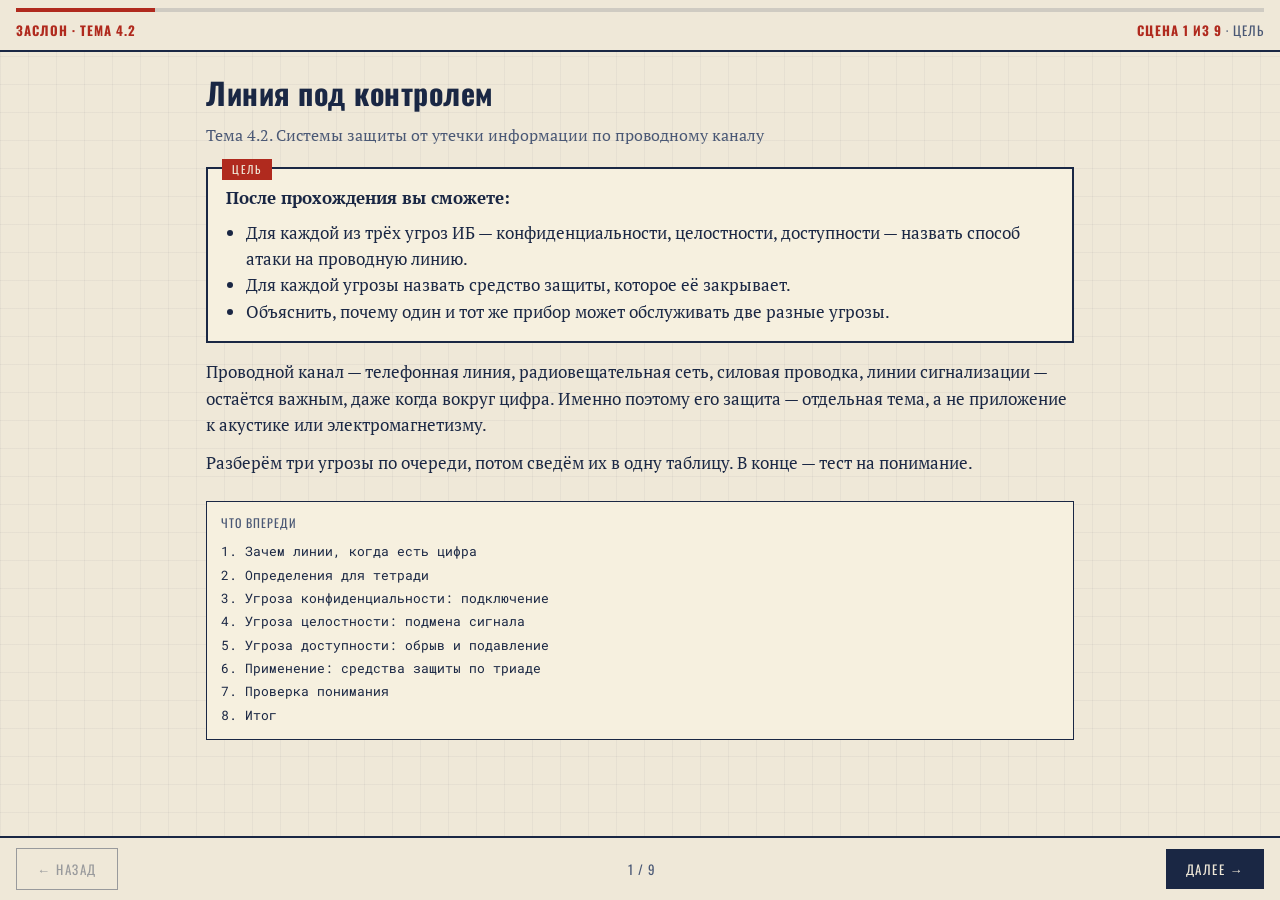
<file: ПМ.03.01/4.2/001/index.html>
<!DOCTYPE html>
<html lang="ru">
<head>
<meta charset="UTF-8">
<meta name="viewport" content="width=device-width, initial-scale=1.0">
<title>Линия под контролем — защита от утечки по проводному каналу</title>
<style>
@import url('https://fonts.googleapis.com/css2?family=Oswald:wght@500;700&family=PT+Serif:wght@400;700&family=Roboto+Mono:wght@400;700&display=swap');
* { box-sizing: border-box; }
html, body {
  margin: 0; padding: 0;
  background: #efe8d8; color: #1a2744;
  font-family: 'PT Serif', Georgia, serif;
  font-size: 17px; line-height: 1.55;
  -webkit-font-smoothing: antialiased;
}
body {
  min-height: 100vh; display: flex; flex-direction: column;
  background-image:
    linear-gradient(rgba(26,39,68,0.045) 1px, transparent 1px),
    linear-gradient(90deg, rgba(26,39,68,0.045) 1px, transparent 1px);
  background-size: 28px 28px;
}
header {
  position: sticky; top: 0; z-index: 10;
  background: #efe8d8; border-bottom: 2px solid #1a2744;
  padding: 8px 16px 10px;
}
.progress { height: 4px; background: rgba(26,39,68,0.15); position: relative; overflow: hidden; }
.progress-fill { position: absolute; inset: 0; width: 0%; background: #b02a1e; transition: width 0.3s ease; }
.header-row {
  display: flex; justify-content: space-between; align-items: center;
  margin-top: 8px;
  font-family: 'Oswald', 'Arial Narrow', sans-serif;
  font-size: 13px; letter-spacing: 1px; text-transform: uppercase;
  color: #4a5875;
}
.header-row .brand { color: #b02a1e; font-weight: 700; }
.header-scene { color: #4a5875; }
.header-scene #sceneNum { color: #b02a1e; font-weight: 700; }
main {
  flex: 1; max-width: 900px; width: 100%;
  margin: 0 auto; padding: 24px 16px 90px;
}
h1, h2, h3 { font-family: 'Oswald', 'Arial Narrow', sans-serif; font-weight: 700; letter-spacing: 0.5px; line-height: 1.15; color: #1a2744; }
h1 { font-size: 30px; margin: 0 0 12px; }
h2 { font-size: 22px; margin: 24px 0 12px; text-transform: uppercase; letter-spacing: 1.5px; border-bottom: 2px solid #1a2744; padding-bottom: 6px; }
h3 { font-size: 17px; margin: 16px 0 8px; text-transform: uppercase; letter-spacing: 1px; }
p { margin: 0 0 12px; }
.goal-box { border: 2px solid #1a2744; background: #f6f0df; padding: 16px 18px; margin-bottom: 16px; position: relative; }
.goal-box::before {
  content: 'ЦЕЛЬ'; position: absolute; top: -10px; left: 14px;
  background: #b02a1e; color: #efe8d8; padding: 2px 10px;
  font-family: 'Oswald', sans-serif; font-size: 11px; letter-spacing: 2px;
}
.defs-box { border: 2px dashed #b02a1e; background: #fff8e8; padding: 14px 18px; margin: 16px 0; }
.defs-box::before {
  content: 'ЗАПИШИ В ТЕТРАДЬ'; display: block;
  font-family: 'Oswald', sans-serif; font-size: 12px; letter-spacing: 2px;
  color: #b02a1e; margin-bottom: 10px;
  border-bottom: 1px solid #b02a1e; padding-bottom: 6px;
}
.defs-box dt { font-weight: 700; font-family: 'Oswald', sans-serif; font-size: 14px; margin-top: 10px; text-transform: uppercase; letter-spacing: 0.5px; }
.defs-box dd { margin: 2px 0 0; font-size: 15px; }
.controls { background: #f6f0df; border: 1.5px solid #1a2744; padding: 12px 14px; margin: 12px 0; }
.ctrl-row { display: flex; align-items: center; gap: 10px; margin: 8px 0; font-family: 'Roboto Mono', 'Courier New', monospace; font-size: 13px; }
.ctrl-row label { flex: 0 0 auto; }
.ctrl-row input[type=range] { flex: 1; min-width: 80px; accent-color: #b02a1e; }
.ctrl-row .val { flex: 0 0 85px; text-align: right; color: #b02a1e; font-weight: 700; }
.seg { display: flex; gap: 0; border: 1.5px solid #1a2744; margin: 8px 0; }
.seg button {
  flex: 1; padding: 8px 4px; background: #f6f0df;
  border: none; border-right: 1px solid #1a2744;
  font-family: 'Oswald', sans-serif; font-size: 12px; letter-spacing: 0.3px;
  text-transform: uppercase; color: #1a2744; cursor: pointer;
  transition: background 0.15s;
}
.seg button:last-child { border-right: none; }
.seg button.active { background: #1a2744; color: #efe8d8; }
.seg button:hover:not(.active) { background: #e5dcc7; }
canvas.viz { display: block; width: 100%; height: 240px; background: #fbf7eb; border: 1.5px solid #1a2744; margin: 8px 0; touch-action: none; }
canvas.viz.tall { height: 340px; }
.readout { display: grid; grid-template-columns: repeat(3, 1fr); gap: 8px; margin: 10px 0; }
.readout .item { background: #f6f0df; border: 1px solid #1a2744; padding: 6px 8px; font-family: 'Roboto Mono', monospace; font-size: 12px; }
.readout .item .lbl { color: #4a5875; text-transform: uppercase; letter-spacing: 0.5px; font-size: 10px; }
.readout .item .val { font-size: 16px; font-weight: 700; color: #1a2744; word-break: break-word; }
.readout .item .val.warn { color: #b02a1e; }
.readout .item .val.ok { color: #2d5a3d; }
.feedback { border-left: 4px solid #b02a1e; background: #fbf3e0; padding: 10px 14px; margin: 12px 0; font-size: 15px; }
.feedback strong { color: #b02a1e; }
.triad { display: grid; grid-template-columns: repeat(3, 1fr); gap: 10px; margin: 16px 0; }
.triad .card { border: 1.5px solid #1a2744; background: #f6f0df; padding: 12px; cursor: pointer; transition: all 0.15s; }
.triad .card:hover { background: #ece2c8; }
.triad .card.active { background: #1a2744; color: #efe8d8; }
.triad .card h4 { margin: 0 0 6px; font-family: 'Oswald', sans-serif; font-size: 14px; letter-spacing: 1px; text-transform: uppercase; }
.triad .card p { margin: 0; font-size: 13px; line-height: 1.4; }
.triad .card .icon { font-size: 24px; display: block; margin-bottom: 4px; }
.btn { font-family: 'Oswald', sans-serif; font-size: 13px; letter-spacing: 1.5px; text-transform: uppercase; padding: 10px 20px; background: #1a2744; color: #efe8d8; border: none; cursor: pointer; transition: background 0.15s; }
.btn:hover { background: #2d3a5a; }
.btn:disabled { opacity: 0.4; cursor: not-allowed; }
.btn.ghost { background: transparent; color: #1a2744; border: 1.5px solid #1a2744; }
.btn.ghost:hover { background: #f6f0df; }
footer {
  position: fixed; bottom: 0; left: 0; right: 0;
  background: #efe8d8; border-top: 2px solid #1a2744;
  padding: 10px 16px;
  display: flex; justify-content: space-between; align-items: center;
  font-family: 'Oswald', sans-serif; font-size: 13px; letter-spacing: 1px;
}
footer .counter { color: #4a5875; }
.test-item { border: 1.5px solid #1a2744; background: #f6f0df; padding: 14px; margin: 12px 0; }
.test-item .q { font-weight: 700; margin-bottom: 10px; }
.test-item .opts { display: flex; flex-direction: column; gap: 6px; }
.test-item .opt { padding: 8px 12px; border: 1px solid #4a5875; background: #fbf7eb; cursor: pointer; font-size: 14px; transition: all 0.15s; }
.test-item .opt:hover { background: #ece2c8; }
.test-item .opt.correct { background: #d8e8d0; border-color: #2d5a3d; }
.test-item .opt.wrong { background: #f0d0c8; border-color: #b02a1e; }
.test-item .opt.disabled { cursor: default; pointer-events: none; }
.test-item .explain { display: none; margin-top: 10px; padding: 10px; background: #fff8e8; border-left: 3px solid #2d5a3d; font-size: 14px; }
.test-item .explain.visible { display: block; }
.checklist { border: 2px solid #2d5a3d; background: #f0f6ec; padding: 16px 18px; margin: 16px 0; }
.checklist h3 { color: #2d5a3d; border: none; margin-top: 0; }
.checklist ul { margin: 0; padding-left: 20px; }
.checklist li { margin: 4px 0; }
@media (max-width: 600px) {
  h1 { font-size: 22px; } h2 { font-size: 17px; }
  .readout { grid-template-columns: 1fr 1fr; }
  .triad { grid-template-columns: 1fr; }
  canvas.viz { height: 200px; }
  canvas.viz.tall { height: 300px; }
  main { padding: 16px 10px 90px; }
  .ctrl-row .val { flex: 0 0 70px; font-size: 12px; }
}
</style>
</head>
<body>

<header>
  <div class="progress"><div class="progress-fill" id="progressFill"></div></div>
  <div class="header-row">
    <span class="brand">Заслон · Тема 4.2</span>
    <span class="header-scene"><span id="sceneNum">Сцена 1 из 9</span> · <span id="sceneTitle">Цель</span></span>
  </div>
</header>

<main id="main"></main>

<footer>
  <button class="btn ghost" id="prevBtn">← Назад</button>
  <span class="counter" id="counter">1 / 9</span>
  <button class="btn" id="nextBtn">Далее →</button>
</footer>

<script>
'use strict';

/* ---------- общие утилиты ---------- */
let currentRender = null;
function stopAnim() { /* заглушка под будущие анимации */ }

function setupCanvas(canvas) {
  const dpr = window.devicePixelRatio || 1;
  let rect = canvas.getBoundingClientRect();
  if (rect.width < 10) {
    const pw = canvas.parentElement ? canvas.parentElement.getBoundingClientRect().width : 0;
    rect = { width: pw || 600, height: canvas.offsetHeight || 240 };
  }
  canvas.width  = Math.max(1, Math.floor(rect.width))  * dpr;
  canvas.height = Math.max(1, Math.floor(rect.height)) * dpr;
  const ctx = canvas.getContext('2d');
  ctx.setTransform(dpr, 0, 0, dpr, 0, 0);
  return { ctx, w: rect.width, h: rect.height };
}

function setTitle(t) { document.getElementById('sceneTitle').textContent = t; }

/* ---------- Сцена 1. Цель ---------- */
function scene0(container) {
  setTitle('Цель');
  container.innerHTML = `
    <h1>Линия под контролем</h1>
    <p style="font-size:16px;color:#4a5875;margin-bottom:20px;">Тема 4.2. Системы защиты от утечки информации по проводному каналу</p>
    <div class="goal-box">
      <p style="margin-bottom:8px;"><strong>После прохождения вы сможете:</strong></p>
      <ul style="margin:0;padding-left:20px;">
        <li>Для каждой из трёх угроз ИБ — конфиденциальности, целостности, доступности — назвать способ атаки на проводную линию.</li>
        <li>Для каждой угрозы назвать средство защиты, которое её закрывает.</li>
        <li>Объяснить, почему один и тот же прибор может обслуживать две разные угрозы.</li>
      </ul>
    </div>
    <p>Проводной канал — телефонная линия, радиовещательная сеть, силовая проводка, линии сигнализации — остаётся важным, даже когда вокруг цифра. Именно поэтому его защита — отдельная тема, а не приложение к акустике или электромагнетизму.</p>
    <p>Разберём три угрозы по очереди, потом сведём их в одну таблицу. В конце — тест на понимание.</p>
    <div class="controls" style="margin-top:24px;">
      <div style="font-family:'Oswald',sans-serif;font-size:12px;letter-spacing:1px;color:#4a5875;text-transform:uppercase;margin-bottom:8px;">Что впереди</div>
      <div style="font-family:'Roboto Mono',monospace;font-size:13px;line-height:1.8;">
        1. Зачем линии, когда есть цифра<br>
        2. Определения для тетради<br>
        3. Угроза конфиденциальности: подключение<br>
        4. Угроза целостности: подмена сигнала<br>
        5. Угроза доступности: обрыв и подавление<br>
        6. Применение: средства защиты по триаде<br>
        7. Проверка понимания<br>
        8. Итог
      </div>
    </div>`;
}

/* ---------- Сцена 2. Актуализация ---------- */
function scene1(container) {
  setTitle('Зачем линии, когда есть цифра');
  container.innerHTML = `
    <h2>Зачем линии, когда есть цифра</h2>
    <p>Проводное радиовещание и линии оповещения сохраняют и развивают, потому что они <strong>энергонезависимы</strong>: питаются от самой линии, а не от розетки, и работают, когда легла сотовая сеть и отключили свет. Но та же энергонезависимость означает, что провод физически доступен.</p>

    <div class="controls">
      <div class="ctrl-row">
        <label>Расстояние до щитка:</label>
        <input type="range" id="s1-dist" min="0" max="1000" step="10" value="0">
        <span class="val" id="s1-dist-val">0 м</span>
      </div>
    </div>

    <canvas class="viz" id="s1-canvas" style="height:220px;"></canvas>

    <div class="feedback" id="s1-feedback">Проведите ползунок вправо — на линии появятся точки возможного доступа.</div>

    <div class="triad">
      <div class="card"><span class="icon">👁</span><h4>Конфиденциальность</h4><p>Сигнал прочитан тем, кому не предназначен.</p></div>
      <div class="card"><span class="icon">✎</span><h4>Целостность</h4><p>Сигнал изменён или подменён по пути.</p></div>
      <div class="card"><span class="icon">⛓</span><h4>Доступность</h4><p>Сигнал не доходит до получателя.</p></div>
    </div>
    <p>Линия, которую берегут именно за надёжность, становится мишенью по всем трём осям. Дальше — по одной.</p>`;

  const canvas = container.querySelector('#s1-canvas');
  const slider = container.querySelector('#s1-dist');
  const lbl = container.querySelector('#s1-dist-val');
  const fb = container.querySelector('#s1-feedback');

  function render() {
    const dist = parseInt(slider.value);
    lbl.textContent = dist + ' м';
    drawScene1(canvas, dist);
    if (dist === 0) fb.innerHTML = 'Проведите ползунок вправо — появятся точки доступа.';
    else if (dist < 300) fb.innerHTML = 'Открыт щиток в подъезде. Злоумышленник уже может подключиться.';
    else if (dist < 600) fb.innerHTML = '<strong>Подвал.</strong> Ещё одна точка доступа. Контроль только квартиры не спасает — нужен контроль всей длины.';
    else if (dist < 900) fb.innerHTML = '<strong>Чердак.</strong> Чем длиннее линия, тем больше физических точек.';
    else fb.innerHTML = '<strong>Кабельная трасса.</strong> Вся линия открыта. Защита начинается с контроля всей длины, а не только квартиры.';
  }
  slider.addEventListener('input', render);
  currentRender = render;
  render();
  requestAnimationFrame(render);
}

function drawScene1(canvas, dist) {
  const { ctx, w, h } = setupCanvas(canvas);
  ctx.clearRect(0, 0, w, h);

  const pad = 30, lineY = h * 0.55;
  const lineLeft = pad, lineRight = w - pad;
  const lineLen = lineRight - lineLeft;
  const mToPx = (m) => lineLeft + (m / 1000) * lineLen;

  // дома
  [0, 200, 400, 700, 950].forEach(m => {
    const x = mToPx(m);
    ctx.fillStyle = '#1a2744';
    ctx.fillRect(x - 12, lineY - 26, 24, 20);
    ctx.beginPath();
    ctx.moveTo(x - 14, lineY - 26); ctx.lineTo(x, lineY - 36); ctx.lineTo(x + 14, lineY - 26);
    ctx.closePath(); ctx.fill();
    ctx.strokeStyle = '#1a2744'; ctx.lineWidth = 1.5;
    ctx.beginPath(); ctx.moveTo(x, lineY - 36); ctx.lineTo(x, lineY - 44); ctx.stroke();
  });

  // линия
  ctx.strokeStyle = '#1a2744'; ctx.lineWidth = 3;
  ctx.beginPath(); ctx.moveTo(lineLeft, lineY); ctx.lineTo(lineRight, lineY); ctx.stroke();

  // точки доступа
  [{ m: 100, name: 'щиток' }, { m: 300, name: 'подвал' }, { m: 600, name: 'чердак' }, { m: 900, name: 'трасса' }].forEach(ap => {
    if (dist >= ap.m - 50) {
      const x = mToPx(ap.m);
      ctx.save(); ctx.translate(x, lineY); ctx.rotate(Math.PI / 4);
      ctx.fillStyle = '#b02a1e'; ctx.fillRect(-8, -8, 16, 16); ctx.restore();
      ctx.fillStyle = '#b02a1e'; ctx.font = 'bold 11px "Roboto Mono", monospace';
      ctx.textAlign = 'center'; ctx.fillText(ap.name, x, lineY + 32);
    }
  });

  ctx.fillStyle = '#4a5875'; ctx.font = '11px "Roboto Mono", monospace';
  ctx.textAlign = 'left'; ctx.fillText('0 м', lineLeft, lineY + 55);
  ctx.textAlign = 'right'; ctx.fillText('1000 м', lineRight, lineY + 55);
}

/* ---------- Сцена 3. Определения ---------- */
function scene2(container) {
  setTitle('Определения для тетради');
  container.innerHTML = `
    <h2>Определения для тетради</h2>
    <p>Коротко, чтобы записать и дальше опираться.</p>
    <div class="defs-box">
      <dl>
        <dt>Проводной канал утечки</dt>
        <dd>Канал, в котором информативный сигнал распространяется по проводной линии: телефонной, радиовещательной, силовой, сигнализационной.</dd>

        <dt>Конфиденциальность</dt>
        <dd>Сигнал прочитан тем, кому не предназначен.</dd>

        <dt>Целостность</dt>
        <dd>Сигнал изменён или подменён по пути.</dd>

        <dt>Доступность</dt>
        <dd>Сигнал не доходит до получателя.</dd>

        <dt>Параллельное подключение</dt>
        <dd>Устройство съёма подключается к линии как дополнительная нагрузка. Меняет ток и импеданс линии.</dd>

        <dt>Последовательное подключение</dt>
        <dd>Устройство съёма разрывает линию и включается в разрыв. Меняет сопротивление участка.</dd>

        <dt>Рефлектометрия (TDR)</dt>
        <dd>Метод обнаружения неоднородностей в линии по отражённому импульсу. Позволяет найти место подключения или обрыва.</dd>
      </dl>
    </div>
    <p style="color:#4a5875;font-size:14px;">Дальше — по одной угрозе. Сначала конфиденциальность: подключение к линии.</p>`;
}

/* ---------- хелперы отрисовки схемы ---------- */
function drawLabel(ctx, text, x, y, align, size, color) {
  align = align || 'center'; size = size || 13; color = color || '#1a2744';
  ctx.font = 'bold ' + size + 'px "Roboto Mono", monospace';
  const w = ctx.measureText(text).width;
  let bx = x;
  if (align === 'center') bx = x - w / 2;
  else if (align === 'right') bx = x - w;
  ctx.fillStyle = 'rgba(251,247,235,0.92)';
  ctx.fillRect(bx - 4, y - size + 1, w + 8, size + 5);
  ctx.fillStyle = color;
  ctx.textAlign = 'left';
  ctx.fillText(text, bx, y);
}

function drawDevice(ctx, cx, cy, w, h, label, color) {
  ctx.fillStyle = color;
  ctx.fillRect(cx - w / 2, cy - h / 2, w, h);
  ctx.strokeStyle = '#1a2744';
  ctx.lineWidth = 2;
  ctx.strokeRect(cx - w / 2, cy - h / 2, w, h);
  ctx.fillStyle = '#efe8d8';
  ctx.font = 'bold 12px "Oswald", sans-serif';
  ctx.textAlign = 'center';
  ctx.textBaseline = 'middle';
  ctx.fillText(label, cx, cy);
  ctx.textBaseline = 'alphabetic';
}

function drawSourceBox(ctx, x, y, w, h, label) {
  ctx.fillStyle = '#1a2744';
  ctx.fillRect(x, y, w, h);
  ctx.fillStyle = '#efe8d8';
  ctx.font = 'bold 12px "Oswald", sans-serif';
  ctx.textAlign = 'center';
  ctx.textBaseline = 'middle';
  ctx.fillText(label, x + w / 2, y + h / 2);
  ctx.textBaseline = 'alphabetic';
}

/* ---------- Сцена 4. Конфиденциальность ---------- */
function scene3(container) {
  setTitle('Угроза конфиденциальности');
  container.innerHTML = `
    <h2>Угроза конфиденциальности: подключение к линии</h2>
    <p>Злоумышленник подключается к линии, чтобы читать сигнал. Есть два способа: <strong>параллельно</strong> (дополнительная нагрузка) и <strong>последовательно</strong> (разрыв с вставкой). Каждый меняет параметры линии по-своему.</p>

    <div class="controls">
      <div class="seg" id="s3-type">
        <button data-val="none" class="active">Нет</button>
        <button data-val="parallel">Параллельное</button>
        <button data-val="serial">Последовательное</button>
      </div>
      <div class="ctrl-row">
        <label>R злоумышленника:</label>
        <input type="range" id="s3-R" min="1" max="1000" step="1" value="1000">
        <span class="val" id="s3-R-val">1000 Ом</span>
      </div>
      <div class="ctrl-row">
        <label>Удалённость:</label>
        <input type="range" id="s3-dist" min="50" max="950" step="10" value="300">
        <span class="val" id="s3-dist-val">300 м</span>
      </div>
    </div>

    <canvas class="viz tall" id="s3-canvas"></canvas>

    <div class="readout">
      <div class="item"><div class="lbl">Ток в линии</div><div class="val" id="s3-I">—</div></div>
      <div class="item"><div class="lbl">Импеданс</div><div class="val" id="s3-Z">—</div></div>
      <div class="item"><div class="lbl">Отражение Γ</div><div class="val" id="s3-G">—</div></div>
    </div>

    <div class="feedback" id="s3-feedback">Выберите тип подключения и двигайте ползунки.</div>`;

  const st = { type: 'none', R: 1000, dist: 300 };
  const canvas = container.querySelector('#s3-canvas');

  function render() {
    st.R = parseInt(container.querySelector('#s3-R').value);
    st.dist = parseInt(container.querySelector('#s3-dist').value);
    container.querySelector('#s3-R-val').textContent = st.R + ' Ом';
    container.querySelector('#s3-dist-val').textContent = st.dist + ' м';

    const Z0 = 100, U = 60;
    let Z, I, Gamma;
    const I0 = U / (2 * Z0);

    if (st.type === 'none') {
      Z = 2 * Z0; I = I0; Gamma = 0;
    } else if (st.type === 'parallel') {
      const Zt = (st.R * Z0) / (st.R + Z0);
      Z = Z0 + Zt; I = U / Z;
      Gamma = (Zt - Z0) / (Zt + Z0);
    } else {
      const Zt = Z0 + st.R;
      Z = Z0 + Zt; I = U / Z;
      Gamma = (Zt - Z0) / (Zt + Z0);
    }
    const dI = ((I - I0) / I0) * 100;

    const iEl = container.querySelector('#s3-I');
    iEl.textContent = I.toFixed(2) + ' А';
    iEl.className = 'val' + (Math.abs(dI) > 5 ? ' warn' : '');
    container.querySelector('#s3-Z').textContent = Z.toFixed(1) + ' Ом';
    container.querySelector('#s3-G').textContent = Gamma.toFixed(3);

    drawScene3(canvas, st, Gamma);

    const fb = container.querySelector('#s3-feedback');
    if (st.type === 'none') {
      fb.innerHTML = 'Линия чистая. Параметры в норме.';
    } else if (st.type === 'parallel') {
      if (st.R < 5) {
        fb.innerHTML = '<strong>Короткое замыкание.</strong> Сопротивление почти нулевое — это уже не скрытый съём, а авария. Система контроля должна сработать и на это.';
      } else if (Math.abs(dI) < 5) {
        fb.innerHTML = '<strong>Подключение маскируется.</strong> Сопротивление велико, ток изменился меньше чем на 5% — на глаз не заметить. Нужен точный контроль импеданса или рефлектометрия.';
      } else {
        fb.innerHTML = `<strong>Параллельное подключение.</strong> Линия шунтируется: сопротивление падает, ток растёт на ${Math.abs(dI).toFixed(1)}%. Если сравнивать с эталоном — заметно.`;
      }
    } else {
      if (Math.abs(dI) < 5) {
        fb.innerHTML = '<strong>Вставка почти невидима по току.</strong> Маленькое сопротивление в разрыве почти не меняет ток. Но рефлектометр видит неоднородность.';
      } else {
        fb.innerHTML = `<strong>Последовательное подключение.</strong> В линии появился разрыв с сопротивлением ${st.R} Ом. Ток упал на ${Math.abs(dI).toFixed(1)}%, рефлектограмма показывает отражение на расстоянии ${st.dist} м.`;
      }
    }
  }

  container.querySelectorAll('#s3-type button').forEach(btn => {
    btn.addEventListener('click', () => {
      container.querySelectorAll('#s3-type button').forEach(b => b.classList.remove('active'));
      btn.classList.add('active');
      st.type = btn.dataset.val;
      render();
    });
  });
  container.querySelector('#s3-R').addEventListener('input', render);
  container.querySelector('#s3-dist').addEventListener('input', render);

  currentRender = render;
  render();
  requestAnimationFrame(render);
}

function drawScene3(canvas, st, Gamma) {
  const { ctx, w, h } = setupCanvas(canvas);
  ctx.clearRect(0, 0, w, h);

  const padL = 36, padR = 36;
  const lineLeft = padL, lineRight = w - padR;
  const lineLen = lineRight - lineLeft;
  const lineY = h * 0.26;
  const mToPx = (m) => lineLeft + (m / 1000) * lineLen;

  // источник и нагрузка
  drawSourceBox(ctx, lineLeft - 26, lineY - 15, 26, 30, 'И');
  drawSourceBox(ctx, lineRight, lineY - 15, 26, 30, 'Н');

  // линия (с разрывом при последовательном)
  ctx.strokeStyle = '#1a2744'; ctx.lineWidth = 3;
  if (st.type === 'serial') {
    const tx = mToPx(st.dist);
    ctx.beginPath(); ctx.moveTo(lineLeft, lineY); ctx.lineTo(tx - 24, lineY); ctx.stroke();
    ctx.beginPath(); ctx.moveTo(tx + 24, lineY); ctx.lineTo(lineRight, lineY); ctx.stroke();
  } else {
    ctx.beginPath(); ctx.moveTo(lineLeft, lineY); ctx.lineTo(lineRight, lineY); ctx.stroke();
  }

  // точка подключения
  if (st.type === 'parallel') {
    const tx = mToPx(st.dist);
    const tx1 = tx - 32, tx2 = tx + 32;
    const yBot = lineY + 52;

    // параллельный контур: два отвода вниз + перемычка с устройством
    ctx.strokeStyle = '#b02a1e'; ctx.lineWidth = 2.5;
    ctx.beginPath();
    ctx.moveTo(tx1, lineY); ctx.lineTo(tx1, yBot);
    ctx.lineTo(tx - 24, yBot); ctx.stroke();
    ctx.beginPath();
    ctx.moveTo(tx2, lineY); ctx.lineTo(tx2, yBot);
    ctx.lineTo(tx + 24, yBot); ctx.stroke();

    // устройство злоумышленника в перемычке
    drawDevice(ctx, tx, yBot, 48, 24, 'ЗЛ', '#b02a1e');

    // подписи: удалённость над линией, сопротивление под устройством
    drawLabel(ctx, st.dist + ' м', tx, lineY - 16, 'center', 13, '#b02a1e');
    drawLabel(ctx, 'R = ' + st.R + ' Ом', tx, yBot + 30, 'center', 13, '#b02a1e');

  } else if (st.type === 'serial') {
    const tx = mToPx(st.dist);

    // устройство в разрыве линии
    drawDevice(ctx, tx, lineY, 48, 28, 'ЗЛ', '#b02a1e');

    drawLabel(ctx, st.dist + ' м', tx, lineY - 28, 'center', 13, '#b02a1e');
    drawLabel(ctx, 'R = ' + st.R + ' Ом', tx, lineY + 40, 'center', 13, '#b02a1e');
  }

  // рефлектограмма
  const roY0 = h * 0.60, roH = h * 0.36;
  ctx.fillStyle = '#fbf7eb'; ctx.fillRect(lineLeft, roY0, lineLen, roH);
  ctx.strokeStyle = '#1a2744'; ctx.lineWidth = 1; ctx.strokeRect(lineLeft, roY0, lineLen, roH);

  ctx.strokeStyle = 'rgba(26,39,68,0.1)'; ctx.lineWidth = 0.5;
  for (let i = 1; i < 10; i++) {
    const x = lineLeft + (i / 10) * lineLen;
    ctx.beginPath(); ctx.moveTo(x, roY0); ctx.lineTo(x, roY0 + roH); ctx.stroke();
  }
  const midY = roY0 + roH / 2;
  ctx.strokeStyle = 'rgba(26,39,68,0.35)'; ctx.lineWidth = 1;
  ctx.beginPath(); ctx.moveTo(lineLeft, midY); ctx.lineTo(lineRight, midY); ctx.stroke();

  if (st.type !== 'none' && Math.abs(Gamma) > 0.01) {
    const px = mToPx(st.dist);
    const amp = Math.abs(Gamma) * roH * 0.42;
    const sign = Gamma < 0 ? -1 : 1;
    const pw = Math.max(10, lineLen * 0.02);
    ctx.fillStyle = Gamma < 0 ? '#b02a1e' : '#2d5a3d';
    ctx.beginPath();
    ctx.moveTo(px - pw, midY);
    ctx.lineTo(px, midY + sign * amp);
    ctx.lineTo(px + pw, midY);
    ctx.lineTo(px, midY + sign * amp * 0.4);
    ctx.closePath(); ctx.fill();
    drawLabel(ctx, 't = ' + (2 * st.dist / 2e8 * 1e9).toFixed(0) + ' нс', px, roY0 - 8, 'center', 11);
  }

  drawLabel(ctx, 'Рефлектограмма', lineLeft + lineLen / 2, roY0 - 8, 'center', 12, '#4a5875');
  drawLabel(ctx, '0 м', lineLeft + 4, roY0 + roH + 16, 'left', 12, '#4a5875');
  drawLabel(ctx, '1000 м', lineRight - 4, roY0 + roH + 16, 'right', 12, '#4a5875');
}

/* ---------- Сцена 5. Целостность ---------- */
function scene4(container) {
  setTitle('Угроза целостности');
  container.innerHTML = `
    <h2>Угроза целостности: подмена сигнала</h2>
    <p>Злоумышленник может не только слушать, но и <strong>говорить в линию</strong>. Для сети оповещения это худший сценарий: люди получают ложную команду. Сигнал в линии — суперпозиция полезного и постороннего.</p>

    <div class="controls">
      <div class="ctrl-row">
        <label>Амплитуда врезки:</label>
        <input type="range" id="s4-A" min="0" max="200" step="5" value="0">
        <span class="val" id="s4-A-val">0 %</span>
      </div>
      <div class="ctrl-row">
        <label>Частота врезки:</label>
        <input type="range" id="s4-f" min="300" max="2000" step="10" value="1000">
        <span class="val" id="s4-f-val">1000 Гц</span>
      </div>
      <div class="ctrl-row">
        <label>Точка врезки:</label>
        <input type="range" id="s4-dist" min="0" max="1000" step="10" value="500">
        <span class="val" id="s4-dist-val">500 м</span>
      </div>
      <div class="seg" id="s4-auth">
        <button data-val="off" class="active">Аутентификация выкл.</button>
        <button data-val="on">Аутентификация вкл.</button>
      </div>
    </div>

    <canvas class="viz" id="s4-canvas" style="height:300px;"></canvas>

    <div class="readout">
      <div class="item"><div class="lbl">Сигнал в приёмнике</div><div class="val" id="s4-state">ОПОВЕЩЕНИЕ</div></div>
      <div class="item"><div class="lbl">A врезки / A полезного</div><div class="val" id="s4-snr">0.00</div></div>
      <div class="item"><div class="lbl">Решение приёмника</div><div class="val" id="s4-dec">—</div></div>
    </div>

    <div class="feedback" id="s4-feedback">Увеличьте амплитуду врезки и посмотрите, что произойдёт.</div>`;

  const st = { A2: 0, f2: 1000, dist: 500, auth: false };
  const canvas = container.querySelector('#s4-canvas');
  const A1 = 100, f1 = 1000;

  function render() {
    st.A2 = parseInt(container.querySelector('#s4-A').value);
    st.f2 = parseInt(container.querySelector('#s4-f').value);
    st.dist = parseInt(container.querySelector('#s4-dist').value);
    container.querySelector('#s4-A-val').textContent = st.A2 + ' %';
    container.querySelector('#s4-f-val').textContent = st.f2 + ' Гц';
    container.querySelector('#s4-dist-val').textContent = st.dist + ' м';

    const ratio = st.A2 / A1;
    const sameFreq = Math.abs(st.f2 - f1) < 50;

    let stateText, decision, cls = '';
    let rejected = false;
    if (st.A2 === 0) {
      stateText = 'ОПОВЕЩЕНИЕ'; decision = '—';
    } else if (st.auth) {
      if (sameFreq && ratio < 1) { stateText = 'ОПОВЕЩЕНИЕ'; decision = 'ПРИНЯТ'; }
      else { stateText = 'ОТКЛОНЁН'; decision = 'КОД НЕ СОВПАЛ'; rejected = true; }
    } else {
      if (ratio >= 1) { stateText = 'ЛОЖНЫЙ СИГНАЛ'; decision = '—'; cls = 'warn'; }
      else if (ratio >= 0.3) { stateText = 'ИСКАЖЁН'; decision = '—'; cls = 'warn'; }
      else { stateText = 'ОПОВЕЩЕНИЕ'; decision = '—'; }
    }

    const stEl = container.querySelector('#s4-state');
    stEl.textContent = stateText;
    stEl.className = 'val ' + (cls || (stateText === 'ОПОВЕЩЕНИЕ' ? 'ok' : ''));

    container.querySelector('#s4-snr').textContent = ratio.toFixed(2);
    const decEl = container.querySelector('#s4-dec');
    decEl.textContent = decision;
    decEl.className = 'val ' + (decision === 'ПРИНЯТ' ? 'ok' : (decision === 'КОД НЕ СОВПАЛ' ? 'warn' : ''));

    const fb = container.querySelector('#s4-feedback');
    if (st.A2 === 0) {
      fb.innerHTML = 'Врезки нет, сигнал чистый. Приёмник видит только полезный сигнал.';
    } else if (st.auth) {
      if (stateText === 'ОПОВЕЩЕНИЕ') {
        fb.innerHTML = '<strong>Аутентификация пропускает сигнал.</strong> Частота совпадает с ожидаемой, врезка слабее полезного сигнала. Приёмник не видит подмены.';
      } else if (sameFreq) {
        fb.innerHTML = '<strong>Аутентификация отклонила сигнал.</strong> Амплитуда врезки больше полезного сигнала — доминирующая частота изменилась. Приёмник это распознал.';
      } else {
        fb.innerHTML = '<strong>Аутентификация отклонила сигнал.</strong> В линии появилась посторонняя частота, отличная от ожидаемой. Приёмник проверяет код и не пропускает чужой сигнал.';
      }
    } else {
      if (ratio >= 1) {
        fb.innerHTML = '<strong>Полная маскировка.</strong> Амплитуда врезки больше полезного сигнала — приёмник «слышит» только злоумышленника. Люди получают ложное оповещение.';
      } else if (ratio >= 0.3) {
        fb.innerHTML = '<strong>Сигнал искажён.</strong> Врезка заметна, но не заглушает полезный сигнал. Приёмник видит смесь двух частот, разобрать трудно.';
      } else {
        fb.innerHTML = '<strong>Врезка мала.</strong> Она есть, но не влияет на приём. Приёмник не отличает её от шума.';
      }
    }

    drawScene4(canvas, st, A1, f1, rejected);
  }

  container.querySelectorAll('#s4-auth button').forEach(btn => {
    btn.addEventListener('click', () => {
      container.querySelectorAll('#s4-auth button').forEach(b => b.classList.remove('active'));
      btn.classList.add('active');
      st.auth = btn.dataset.val === 'on';
      render();
    });
  });
  container.querySelector('#s4-A').addEventListener('input', render);
  container.querySelector('#s4-f').addEventListener('input', render);
  container.querySelector('#s4-dist').addEventListener('input', render);

  currentRender = render;
  render();
  requestAnimationFrame(render);
}

function drawScene4(canvas, st, A1, f1, rejected) {
  const { ctx, w, h } = setupCanvas(canvas);
  ctx.clearRect(0, 0, w, h);

  const padX = 40, gw = w - 2 * padX;
  const rowH = (h - 10) / 3;
  const A_total = A1 + st.A2;

  const rows = [
    { label: 'Полезный сигнал', color: '#2d5a3d', kind: 'u' },
    { label: 'Врезка злоумышленника', color: '#b02a1e', kind: 'n' },
    { label: 'Сигнал в приёмнике', color: '#1a2744', kind: 's' }
  ];

  rows.forEach((row, idx) => {
    const top = idx * rowH;
    const centerY = top + rowH / 2;
    const amp = rowH * 0.38;

    ctx.fillStyle = idx === 2 ? '#f3ecd8' : '#fbf7eb';
    ctx.fillRect(padX, top, gw, rowH - 4);
    ctx.strokeStyle = 'rgba(26,39,68,0.2)'; ctx.lineWidth = 1;
    ctx.strokeRect(padX, top, gw, rowH - 4);

    ctx.strokeStyle = 'rgba(26,39,68,0.3)';
    ctx.beginPath(); ctx.moveTo(padX, centerY); ctx.lineTo(padX + gw, centerY); ctx.stroke();

    ctx.fillStyle = row.color;
    ctx.font = 'bold 10px "Oswald", sans-serif';
    ctx.textAlign = 'left';
    ctx.fillText(row.label, padX + 6, top + 14);

    if (idx === 1 && st.A2 === 0) return;

    const tx = padX + (st.dist / 1000) * gw;
    const periods = 3;
    const samples = 300;
    const scale = amp / Math.max(1, A_total);

    ctx.strokeStyle = row.color; ctx.lineWidth = 1.5;
    ctx.beginPath();

    let started = false;

    for (let i = 0; i <= samples; i++) {
      const x = padX + (i / samples) * gw;
      const t = (i / samples) * periods / f1;

      if (row.kind === 'u') {
        const val = A1 * Math.sin(2 * Math.PI * f1 * t);
        const y = centerY - val * scale;
        if (!started) { ctx.moveTo(x, y); started = true; }
        else ctx.lineTo(x, y);
      } else if (row.kind === 'n') {
        if (x < tx) continue;
        const val = st.A2 * Math.sin(2 * Math.PI * st.f2 * t);
        const y = centerY - val * scale;
        if (!started) { ctx.moveTo(x, y); started = true; }
        else ctx.lineTo(x, y);
      } else {
        // s
        if (x < tx) {
          const val = A1 * Math.sin(2 * Math.PI * f1 * t);
          const y = centerY - val * scale;
          if (!started) { ctx.moveTo(x, y); started = true; }
          else ctx.lineTo(x, y);
        } else {
          if (rejected) {
            if (!started) { ctx.moveTo(x, centerY); started = true; }
            else ctx.lineTo(x, centerY);
          } else {
            const val = A1 * Math.sin(2 * Math.PI * f1 * t) + st.A2 * Math.sin(2 * Math.PI * st.f2 * t);
            const y = centerY - val * scale;
            if (!started) { ctx.moveTo(x, y); started = true; }
            else ctx.lineTo(x, y);
          }
        }
      }
    }
    ctx.stroke();
  });

  // вертикальная отметка точки врезки
  if (st.A2 > 0) {
    const tx = padX + (st.dist / 1000) * gw;
    ctx.strokeStyle = 'rgba(176,42,30,0.5)'; ctx.lineWidth = 1;
    ctx.setLineDash([4, 4]);
    ctx.beginPath(); ctx.moveTo(tx, 0); ctx.lineTo(tx, h); ctx.stroke();
    ctx.setLineDash([]);
  }

  // надпись "ОТКЛОНЁН" при отклонении
  if (rejected) {
    const tx = padX + (st.dist / 1000) * gw;
    const rowTop = 2 * rowH;
    ctx.fillStyle = '#b02a1e';
    ctx.font = 'bold 12px "Oswald", sans-serif';
    ctx.textAlign = 'left';
    ctx.fillText('ОТКЛОНЁН', tx + 8, rowTop + 20);
  }
}

/* ---------- Сцена 6. Доступность ---------- */
function scene5(container) {
  setTitle('Угроза доступности');
  container.innerHTML = `
    <h2>Угроза доступности: обрыв и подавление</h2>
    <p>Линию берегут именно за доступность — и её проще всего уничтожить физически. Обрыв, короткое замыкание или мощная помеха прерывают связь. Один и тот же рефлектометр видит и подключение (К), и обрыв (Д).</p>

    <div class="controls">
      <div class="seg" id="s5-type">
        <button data-val="none" class="active">Нет</button>
        <button data-val="break">Обрыв</button>
        <button data-val="short">КЗ</button>
        <button data-val="interf">Помеха</button>
      </div>
      <div class="ctrl-row">
        <label>Точка воздействия:</label>
        <input type="range" id="s5-dist" min="0" max="1000" step="10" value="500">
        <span class="val" id="s5-dist-val">500 м</span>
      </div>
      <div class="seg" id="s5-backup">
        <button data-val="off" class="active">Без резерва</button>
        <button data-val="on">С резервом</button>
      </div>
    </div>

    <canvas class="viz" id="s5-canvas" style="height:240px;"></canvas>

    <div class="readout">
      <div class="item"><div class="lbl">Доступность линии</div><div class="val" id="s5-state">НОРМА</div></div>
      <div class="item"><div class="lbl">Абонентов без сигнала</div><div class="val" id="s5-affected">0</div></div>
    </div>

    <div class="feedback" id="s5-feedback">Выберите тип воздействия.</div>`;

  const st = { type: 'none', dist: 500, backup: false };
  const canvas = container.querySelector('#s5-canvas');
  const houses = [50, 200, 350, 500, 650, 800, 950];

  function render() {
    st.dist = parseInt(container.querySelector('#s5-dist').value);
    container.querySelector('#s5-dist-val').textContent = st.dist + ' м';

    let affected = 0, stateText, cls = '';
    if (st.type === 'none') { affected = 0; stateText = 'НОРМА'; cls = 'ok'; }
    else if (st.type === 'break') {
      if (st.backup) { affected = 0; stateText = 'ОБХОД'; cls = 'ok'; }
      else { affected = houses.filter(m => m > st.dist).length; stateText = 'ОБРЫВ'; cls = 'warn'; }
    } else if (st.type === 'short') { affected = houses.length; stateText = 'КЗ'; cls = 'warn'; }
    else { affected = houses.filter(m => m > st.dist).length; stateText = 'ПОМЕХА'; cls = 'warn'; }

    const stEl = container.querySelector('#s5-state');
    stEl.textContent = stateText;
    stEl.className = 'val ' + cls;
    container.querySelector('#s5-affected').textContent = affected;

    const fb = container.querySelector('#s5-feedback');
    if (st.type === 'none') fb.innerHTML = 'Все абоненты получают сигнал. Линия в норме.';
    else if (st.type === 'break') {
      if (st.backup) fb.innerHTML = '<strong>Резервный маршрут сработал.</strong> Сигнал обошёл место обрыва. Резервирование — единственное средство, которое работает против обрыва. Обнаружение обрыва — не защита, а сигнал к действию.';
      else fb.innerHTML = `<strong>Обрыв на ${st.dist} м.</strong> Абоненты дальше точки обрыва потеряли сигнал: их ${affected}. В линейной топологии один разрез убивает часть сети.`;
    } else if (st.type === 'short') {
      fb.innerHTML = '<strong>Короткое замыкание.</strong> Линия «села», сигнал пропал у всех абонентов. Это не съём, а авария — но система контроля должна её видеть. Резерв не спасает от КЗ.';
    } else {
      fb.innerHTML = `<strong>Мощная помеха на ${st.dist} м.</strong> Сигнал есть, но разобрать его нельзя. Абонентов после точки помехи без связи: ${affected}. Против помехи работает не резервирование, а помехоустойчивость.`;
    }

    drawScene5(canvas, st, houses);
  }

  container.querySelectorAll('#s5-type button').forEach(btn => {
    btn.addEventListener('click', () => {
      container.querySelectorAll('#s5-type button').forEach(b => b.classList.remove('active'));
      btn.classList.add('active');
      st.type = btn.dataset.val;
      render();
    });
  });
  container.querySelectorAll('#s5-backup button').forEach(btn => {
    btn.addEventListener('click', () => {
      container.querySelectorAll('#s5-backup button').forEach(b => b.classList.remove('active'));
      btn.classList.add('active');
      st.backup = btn.dataset.val === 'on';
      render();
    });
  });
  container.querySelector('#s5-dist').addEventListener('input', render);

  currentRender = render;
  render();
  requestAnimationFrame(render);
}

function drawScene5(canvas, st, houses) {
  const { ctx, w, h } = setupCanvas(canvas);
  ctx.clearRect(0, 0, w, h);

  const padL = 30, padR = 30;
  const lineLeft = padL, lineRight = w - padR;
  const lineLen = lineRight - lineLeft;
  const lineY = h * 0.55;
  const mToPx = (m) => lineLeft + (m / 1000) * lineLen;

  // резерв
  if (st.backup) {
    ctx.strokeStyle = '#2d5a3d'; ctx.lineWidth = 2; ctx.setLineDash([5, 3]);
    ctx.beginPath();
    ctx.moveTo(lineLeft, lineY);
    ctx.bezierCurveTo(lineLeft + lineLen * 0.3, lineY - 50, lineRight - lineLen * 0.3, lineY - 50, lineRight, lineY);
    ctx.stroke();
    ctx.setLineDash([]);
    ctx.fillStyle = '#2d5a3d'; ctx.font = '10px "Roboto Mono", monospace';
    ctx.textAlign = 'center';
    ctx.fillText('резервный маршрут', (lineLeft + lineRight) / 2, lineY - 55);
  }

  // линия
  if (st.type === 'break') {
    ctx.strokeStyle = '#1a2744'; ctx.lineWidth = 3;
    ctx.beginPath(); ctx.moveTo(lineLeft, lineY); ctx.lineTo(mToPx(st.dist) - 8, lineY); ctx.stroke();
    ctx.beginPath(); ctx.moveTo(mToPx(st.dist) + 8, lineY); ctx.lineTo(lineRight, lineY); ctx.stroke();
    ctx.strokeStyle = '#b02a1e'; ctx.lineWidth = 3;
    const bx = mToPx(st.dist);
    ctx.beginPath(); ctx.moveTo(bx - 8, lineY - 10); ctx.lineTo(bx - 8, lineY + 10); ctx.stroke();
    ctx.beginPath(); ctx.moveTo(bx + 8, lineY - 10); ctx.lineTo(bx + 8, lineY + 10); ctx.stroke();
  } else if (st.type === 'short') {
    ctx.strokeStyle = '#1a2744'; ctx.lineWidth = 3;
    ctx.beginPath(); ctx.moveTo(lineLeft, lineY); ctx.lineTo(lineRight, lineY); ctx.stroke();
    const x = mToPx(st.dist);
    ctx.strokeStyle = '#b02a1e'; ctx.lineWidth = 2;
    ctx.beginPath(); ctx.moveTo(x, lineY); ctx.lineTo(x, lineY + 25); ctx.stroke();
    ctx.beginPath(); ctx.moveTo(x - 10, lineY + 25); ctx.lineTo(x + 10, lineY + 25); ctx.stroke();
    ctx.fillStyle = '#b02a1e'; ctx.font = 'bold 11px "Roboto Mono", monospace';
    ctx.textAlign = 'center'; ctx.fillText('КЗ', x, lineY + 42);
  } else if (st.type === 'interf') {
    ctx.strokeStyle = '#1a2744'; ctx.lineWidth = 3;
    ctx.beginPath(); ctx.moveTo(lineLeft, lineY); ctx.lineTo(mToPx(st.dist), lineY); ctx.stroke();
    ctx.strokeStyle = '#b02a1e'; ctx.lineWidth = 2;
    ctx.beginPath();
    const x0 = mToPx(st.dist), x1 = lineRight;
    for (let i = 0; i <= 100; i++) {
      const x = x0 + (i / 100) * (x1 - x0);
      const y = lineY + Math.sin(i * 0.6) * 3;
      if (i === 0) ctx.moveTo(x, y); else ctx.lineTo(x, y);
    }
    ctx.stroke();
  } else {
    ctx.strokeStyle = '#1a2744'; ctx.lineWidth = 3;
    ctx.beginPath(); ctx.moveTo(lineLeft, lineY); ctx.lineTo(lineRight, lineY); ctx.stroke();
  }

  // дома
  houses.forEach(m => {
    const x = mToPx(m);
    const afterBreak = st.type === 'break' && m > st.dist;
    const afterShort = st.type === 'short';
    const afterInterf = st.type === 'interf' && m > st.dist;
    const bad = (afterBreak || afterShort || afterInterf) && !(st.backup && st.type === 'break');

    ctx.fillStyle = bad ? '#b02a1e' : '#1a2744';
    ctx.fillRect(x - 10, lineY - 24, 20, 16);
    ctx.beginPath();
    ctx.moveTo(x - 12, lineY - 24); ctx.lineTo(x, lineY - 33); ctx.lineTo(x + 12, lineY - 24);
    ctx.closePath(); ctx.fill();

    if (bad) {
      ctx.strokeStyle = '#b02a1e'; ctx.lineWidth = 2;
      ctx.beginPath(); ctx.moveTo(x - 5, lineY - 45); ctx.lineTo(x + 5, lineY - 35);
      ctx.moveTo(x + 5, lineY - 45); ctx.lineTo(x - 5, lineY - 35); ctx.stroke();
    } else {
      ctx.strokeStyle = '#2d5a3d'; ctx.lineWidth = 1.5;
      ctx.beginPath(); ctx.arc(x, lineY - 45, 4, -Math.PI, 0); ctx.stroke();
      ctx.beginPath(); ctx.arc(x, lineY - 45, 8, -Math.PI, 0); ctx.stroke();
    }
  });

  ctx.fillStyle = '#4a5875'; ctx.font = '11px "Roboto Mono", monospace';
  ctx.textAlign = 'left'; ctx.fillText('0 м', lineLeft, lineY + 60);
  ctx.textAlign = 'right'; ctx.fillText('1000 м', lineRight, lineY + 60);
  ctx.textAlign = 'center'; ctx.fillText('Линейная топология' + (st.backup ? ' + кольцевой резерв' : ''), (lineLeft + lineRight) / 2, 20);
}

/* ---------- Сцена 7. Применение ---------- */
function scene6(container) {
  setTitle('Средства защиты по триаде');
  container.innerHTML = `
    <h2>Применение: средства защиты по триаде</h2>
    <p>Один и тот же инструмент может закрывать разные угрозы. Нажмите на угрозу — раскроются средства защиты.</p>

    <div class="triad" id="s6-triad">
      <div class="card active" data-key="k"><span class="icon">👁</span><h4>Конфиденциальность</h4><p>Найти подключение и не дать ему работать</p></div>
      <div class="card" data-key="c"><span class="icon">✎</span><h4>Целостность</h4><p>Отличить «свой» сигнал от «чужого»</p></div>
      <div class="card" data-key="d"><span class="icon">⛓</span><h4>Доступность</h4><p>Сохранить путь сигнала или восстановить</p></div>
    </div>

    <div id="s6-content"></div>`;

  const data = {
    k: {
      title: 'Конфиденциальность',
      items: [
        ['Рефлектометрия (TDR)', 'Находит неоднородность в линии: параллельное подключение даёт отрицательное отражение.'],
        ['Контроль импеданса и тока', 'Сравнение с эталоном выявляет подключение: импеданс падает, ток растёт.'],
        ['«Выжигание»', 'Высоковольтный импульс в линию выводит из строя параллельно подключённое устройство.'],
        ['Пломбирование и контроль трасс', 'Не даёт физически добраться до линии — организационная защита.']
      ]
    },
    c: {
      title: 'Целостность',
      items: [
        ['Аутентификация сигнала', 'Тональный код, последовательность посылок — приёмник проверяет «тот или не тот» сигнал.'],
        ['Контроль уровня', 'Слишком сильный сигнал, доминирующая посторонняя частота — признаки врезки.'],
        ['Проверка на посторонние несущие', 'В линии не должно быть частот, отличных от рабочих.'],
        ['Организационный контроль', 'Если злоумышленник знает код — это утечка регламента, а не техники.']
      ]
    },
    d: {
      title: 'Доступность',
      items: [
        ['Резервирование маршрутов', 'Кольцевая топология: при обрыве сигнал идёт в обход.'],
        ['Мониторинг целостности', 'Рефлектометр видит обрыв так же, как и подключение.'],
        ['Автономное питание', 'Линия питается от самой себя — уже часть защиты доступности.'],
        ['Обходы и патрулирование', 'Организационная защита трасс от физического обрыва.']
      ]
    }
  };

  const content = container.querySelector('#s6-content');

  function show(key) {
    const d = data[key];
    let html = `<h3>${d.title}: средства защиты</h3><ul style="padding-left:20px;">`;
    d.items.forEach(([name, desc]) => { html += `<li style="margin:8px 0;"><strong>${name}.</strong> ${desc}</li>`; });
    html += '</ul>';
    if (key === 'k' || key === 'd') {
      html += `<div class="feedback"><strong>Обрати внимание:</strong> рефлектометр стоит в двух строках. Для конфиденциальности он ищет подключение, для доступности — обрыв. Инструмент один, угрозы разные.</div>`;
    }
    if (key === 'd') {
      html += `<div class="feedback"><strong>Связь с новостью:</strong> проводную сеть оповещения сохраняют именно за доступность. Но та же сеть физически доступна — значит, доступность защищают не только от аварий, но и от намеренного обрыва.</div>`;
    }
    content.innerHTML = html;
  }

  container.querySelectorAll('#s6-triad .card').forEach(card => {
    card.addEventListener('click', () => {
      container.querySelectorAll('#s6-triad .card').forEach(c => c.classList.remove('active'));
      card.classList.add('active');
      show(card.dataset.key);
    });
  });
  show('k');
}

/* ---------- Сцена 8. Тест ---------- */
function scene7(container) {
  setTitle('Проверка понимания');
  const questions = [
    {
      q: 'Параллельное подключение изменило ток в линии на 6%. Что нарушено?',
      opts: ['Конфиденциальность', 'Целостность', 'Доступность', 'Ничего'],
      correct: 0,
      explain: 'Параллельное подключение = кто-то читает сигнал. Сигнал доходит до получателя неизменным (целостность цела), доступность не нарушена. Нарушена конфиденциальность.'
    },
    {
      q: 'В линию внедрён сигнал с посторонней частотой. Аутентификация включена. Что произойдёт?',
      opts: ['Сигнал будет отклонён как чужой', 'Сигнал пройдёт без изменений', 'Линия оборвётся', 'Приёмник сгорит'],
      correct: 0,
      explain: 'Аутентификация проверяет код (частоту, последовательность). Посторонняя частота — отклонение.'
    },
    {
      q: 'Аутентификация не спасла от врезки, потому что злоумышленник знал код. Это…',
      opts: ['Техническая уязвимость', 'Утечка регламента', 'Отказ оборудования', 'Ошибка проектирования'],
      correct: 1,
      explain: 'Если код известен — защита переносится в организационную плоскость. Это уже не техника, а регламент доступа к документации.'
    },
    {
      q: 'Рефлектометр показывает неоднородность на 300 м. Это…',
      opts: ['Только подключение', 'Только обрыв', 'И подключение, и обрыв', 'Ошибка прибора'],
      correct: 2,
      explain: 'Метод видит любую неоднородность. Характер отражения (положительное или отрицательное) и дополнительные измерения помогают различить.'
    },
    {
      q: 'Какое средство работает против обрыва, а какое — только сообщает о нём?',
      opts: ['Резервирование работает, мониторинг сообщает', 'Мониторинг работает, резервирование сообщает', 'Оба работают', 'Оба только сообщают'],
      correct: 0,
      explain: 'Резервирование сохраняет связь (обходит обрыв). Мониторинг только обнаруживает — это сигнал к действию, не защита.'
    },
    {
      q: 'Почему проводное радиовещание устойчиво к кибератакам, но уязвимо по всем трём осям ИБ?',
      opts: ['Не зависит от цифровых сетей и электричества, но физически доступно', 'Оно не использует электричество', 'В нём нет информации', 'Оно защищено государством'],
      correct: 0,
      explain: 'Энергонезависимость — защита от кибератак и аварий электросети. Но провод физически доступен: можно подслушать (К), подменить сигнал (Ц), оборвать (Д).'
    }
  ];

  container.innerHTML = `
    <h2>Проверка понимания</h2>
    <p>Шесть вопросов по трём угрозам. После ответа — пояснение.</p>
    <div id="s7-questions"></div>
    <div class="checklist" id="s7-checklist" style="display:none;">
      <h3>Чек-лист конспекта</h3>
      <ul>
        <li>Определения: проводной канал, конфиденциальность, целостность, доступность, параллельное/последовательное подключение, рефлектометрия.</li>
        <li>Формула: L = v · t / 2, Γ = (Z_н − Z₀) / (Z_н + Z₀).</li>
        <li>Таблица «угроза → средство».</li>
        <li>Три крайних случая: короткое замыкание (К), совпадение кода (Ц), обрыв в начале линии (Д).</li>
      </ul>
    </div>`;

  const qs = container.querySelector('#s7-questions');
  let answered = 0;

  questions.forEach((q, qi) => {
    const item = document.createElement('div');
    item.className = 'test-item';
    item.innerHTML = `<div class="q">${qi + 1}. ${q.q}</div><div class="opts">${q.opts.map((opt, oi) => `<div class="opt" data-oi="${oi}">${opt}</div>`).join('')}</div><div class="explain">${q.explain}</div>`;
    qs.appendChild(item);

    let done = false;
    item.querySelectorAll('.opt').forEach(opt => {
      opt.addEventListener('click', () => {
        if (done) return;
        done = true;
        const oi = parseInt(opt.dataset.oi);
        item.querySelectorAll('.opt').forEach((o, idx) => {
          o.classList.add('disabled');
          if (idx === q.correct) o.classList.add('correct');
          else if (idx === oi) o.classList.add('wrong');
        });
        item.querySelector('.explain').classList.add('visible');
        answered++;
        if (answered === questions.length) {
          container.querySelector('#s7-checklist').style.display = 'block';
        }
      });
    });
  });
}

/* ---------- Сцена 9. Итог ---------- */
function scene8(container) {
  setTitle('Итог');
  container.innerHTML = `
    <h2>Итог</h2>
    <p>Линия под контролем — это не один прибор, а система. У каждой угрозы своё средство, и часто они пересекаются.</p>

    <div class="checklist">
      <h3>Что вы теперь умеете</h3>
      <ul>
        <li>Объяснять, почему проводной канал важен даже в цифровую эпоху: энергонезависимость и независимость от цифровых сетей.</li>
        <li>Различать три угрозы ИБ применительно к проводной линии — конфиденциальность, целостность, доступность.</li>
        <li>Для каждой угрозы называть способ атаки и средство защиты.</li>
        <li>Объяснять, что один инструмент (рефлектометр) может закрывать разные угрозы.</li>
      </ul>
    </div>

    <div class="defs-box">
      <dl>
        <dt>Главное различие</dt>
        <dd><strong>К:</strong> сигнал прочитан. <strong>Ц:</strong> сигнал изменён. <strong>Д:</strong> сигнал не дошёл. Одно подключение — это К. Врезка с подменой — это Ц. Обрыв — это Д. Три разных средства, три разных метода обнаружения.</dd>
      </dl>
    </div>

    <p style="margin-top:24px;color:#4a5875;font-size:14px;">Тема 4.2, ПМ.03.01. Интерактив собран по методике «Заслон»: спецификация → генерация → верификация → защита. Модель не заменяет реальный прибор: она показывает физику, с которой прибор работает.</p>`;
}

/* ---------- Навигация ---------- */
const scenes = [scene0, scene1, scene2, scene3, scene4, scene5, scene6, scene7, scene8];
let current = 0;

function showScene(i) {
  stopAnim();
  currentRender = null;
  current = Math.max(0, Math.min(scenes.length - 1, i));
  const main = document.getElementById('main');
  main.innerHTML = '';
  scenes[current](main);

  // нумерация в шапке
  document.getElementById('sceneNum').textContent = 'Сцена ' + (current + 1) + ' из ' + scenes.length;

  // префикс "Сцена N." к заголовку h2 (кроме сцены 0, где h1)
  const h2 = main.querySelector('h2');
  if (h2 && !/^Сцена\s/.test(h2.textContent)) {
    h2.textContent = 'Сцена ' + (current + 1) + '. ' + h2.textContent;
  }

  document.getElementById('counter').textContent = (current + 1) + ' / ' + scenes.length;
  document.getElementById('prevBtn').disabled = current === 0;
  document.getElementById('nextBtn').disabled = current === scenes.length - 1;
  document.getElementById('progressFill').style.width = ((current + 1) / scenes.length * 100) + '%';

  window.scrollTo(0, 0);
}

document.getElementById('prevBtn').addEventListener('click', () => showScene(current - 1));
document.getElementById('nextBtn').addEventListener('click', () => showScene(current + 1));

let resizeTimer;
window.addEventListener('resize', () => {
  clearTimeout(resizeTimer);
  resizeTimer = setTimeout(() => { if (currentRender) currentRender(); }, 150);
});

showScene(0);
</script>
</body>
</html>
</file>
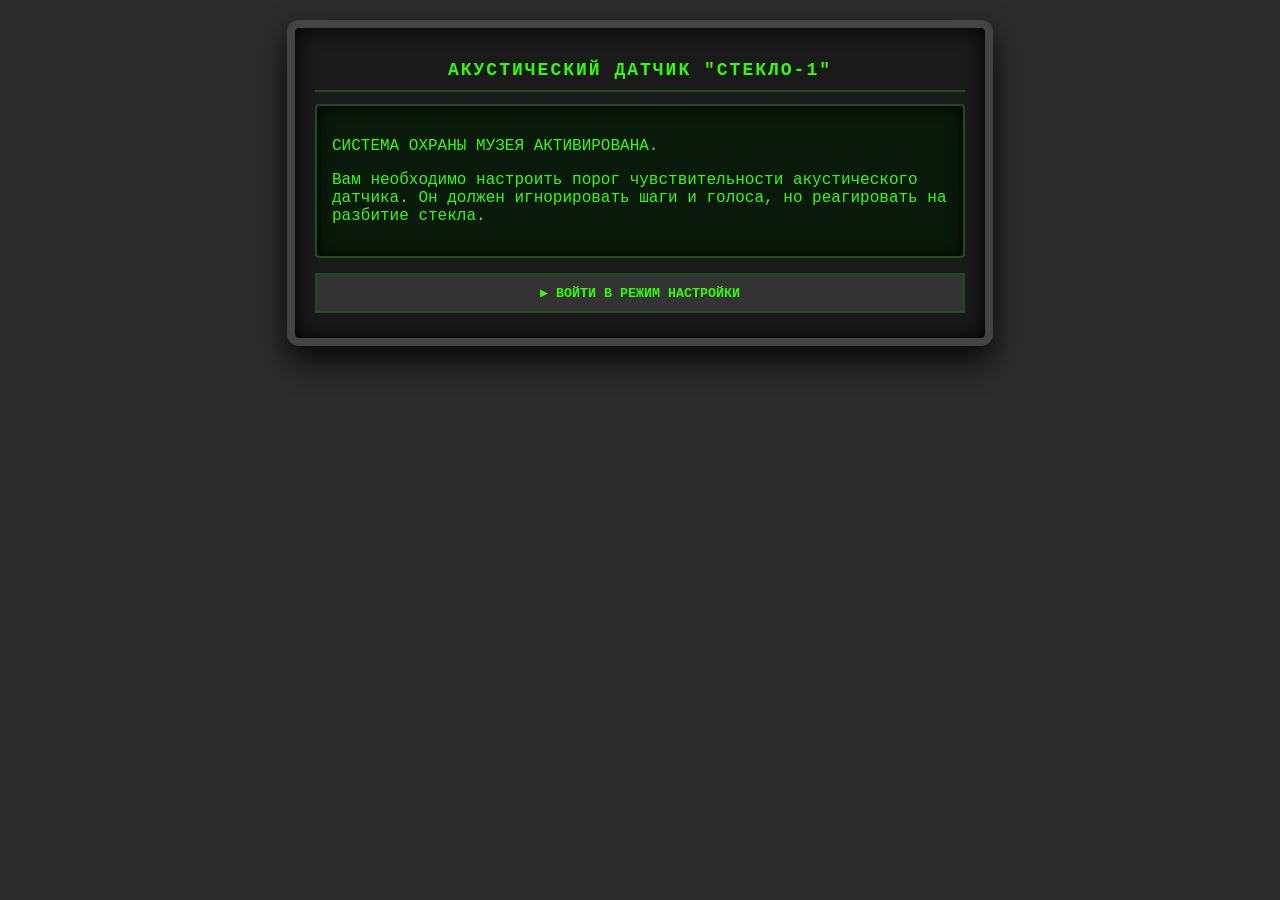
<file: ПМ.03.02/2.1.410/001/index.html>
<!DOCTYPE html>
<html lang="ru">
<head>
<meta charset="UTF-8">
<meta name="viewport" content="width=device-width, initial-scale=1.0">
<title>Датчик "Стекло-1" // Охрана</title>
<style>
    :root { 
        --bg: #2c2c2c; --panel: #1a1a1a; --metal: #444; 
        --text: #33ff00; --red: #ff2222; --dim: #1f4d1f; 
    }
    body { 
        background: var(--bg); color: var(--text); 
        font-family: 'Courier New', monospace; 
        display: flex; justify-content: center; padding: 20px; margin: 0; 
    }
    .console { 
        background: var(--panel); border: 8px solid var(--metal); 
        border-radius: 12px; width: 100%; max-width: 650px; 
        padding: 20px; box-shadow: 0 15px 30px rgba(0,0,0,0.8), inset 0 0 20px #000; 
    }
    h1 { text-align: center; font-size: 18px; border-bottom: 2px solid var(--dim); padding-bottom: 10px; text-transform: uppercase; letter-spacing: 2px; }
    .scene { display: none; flex-direction: column; gap: 15px; }
    .scene.active { display: flex; }
    .screen { 
        background: #0a1a0a; border: 2px solid var(--dim); padding: 15px; 
        border-radius: 4px; box-shadow: inset 0 0 15px #000; min-height: 120px; 
    }
    .row { display: flex; justify-content: space-between; align-items: center; margin-bottom: 10px; }
    .value { font-size: 22px; font-weight: bold; }
    .led { width: 16px; height: 16px; border-radius: 50%; background: #333; border: 1px solid #000; transition: 0.1s; }
    .led.on { background: var(--red); box-shadow: 0 0 15px var(--red); }
    input[type=range] { width: 100%; accent-color: var(--text); cursor: pointer; }
    button { 
        background: #333; color: var(--text); border: 2px solid var(--dim); 
        padding: 10px; font-family: inherit; font-weight: bold; 
        text-transform: uppercase; cursor: pointer; margin-bottom: 5px;
    }
    button:active { background: var(--dim); }
    button:disabled { opacity: 0.5; cursor: not-allowed; }
    canvas { width: 100%; height: 100px; background: #000; display: block; margin-top: 10px; border: 1px solid var(--dim); }
    .formula { font-size: 11px; color: #666; margin-top: 15px; border-top: 1px dashed #444; padding-top: 10px; }
    .question { margin-bottom: 15px; }
    .question label { display: block; margin-bottom: 5px; cursor: pointer; }
</style>
</head>
<body>
<div class="console">
    <h1>Акустический датчик "Стекло-1"</h1>

    <div id="scene1" class="scene active">
        <div class="screen">
            <p>СИСТЕМА ОХРАНЫ МУЗЕЯ АКТИВИРОВАНА.</p>
            <p>Вам необходимо настроить порог чувствительности акустического датчика. Он должен игнорировать шаги и голоса, но реагировать на разбитие стекла.</p>
        </div>
        <button onclick="initAudio(); nextScene(2)">▶ ВОЙТИ В РЕЖИМ НАСТРОЙКИ</button>
    </div>

    <div id="scene2" class="scene">
        <div class="screen">
            <div class="row">
                <span>ПОРОГ СРАБАТЫВАНИЯ:</span>
                <span class="value" id="thrVal">50</span> дБ
            </div>
            <input type="range" id="threshold" min="40" max="80" value="50" oninput="updateThreshold()">
            
            <canvas id="oscilloscope" width="600" height="100"></canvas>
            
            <div class="row" style="margin-top: 15px;">
                <span>ТРЕВОГА:</span>
                <div class="led" id="alarmLed"></div>
            </div>
        </div>

        <button onclick="triggerSound('steps')">Симулировать ШАГИ (1 кГц, 45 дБ)</button>
        <button onclick="triggerSound('scream')">Симулировать КРИК (2 кГц, 70 дБ)</button>
        <button onclick="triggerSound('glass')">Симулировать РАЗБИТИЕ СТЕКЛА (4 кГц + 200 Гц)</button>
        
        <div class="formula">
            <div>[ЛОГИКА] Тревога = (Пик_ВЧ > Порог) И (Есть_НЧ_Удар)</div>
            <div>[ФИЗИКА] Стекло: ВЧ-треск (3-5 кГц) + НЧ-гул (&lt;500 Гц)</div>
        </div>
        
        <button onclick="nextScene(3)">ЗАВЕРШИТЬ НАСТРОЙКУ ▶</button>
    </div>

    <div id="scene3" class="scene">
        <div class="screen" id="testContainer">
            <h3>ИТОГОВЫЙ ТЕСТ</h3>
        </div>
        <button onclick="checkTest()">ПРОВЕРИТЬ</button>
    </div>
</div>

<script>
    let audioCtx, threshold = 50;
    let canvas, ctx;
    let animationId;

    function initAudio() {
        audioCtx = new (window.AudioContext || window.webkitAudioContext)();
        canvas = document.getElementById('oscilloscope');
        ctx = canvas.getContext('2d');
        drawScope(0); // Инициализация пустого экрана
    }

    function nextScene(n) {
        document.querySelectorAll('.scene').forEach(el => el.classList.remove('active'));
        document.getElementById('scene' + n).classList.add('active');
        if (n === 3) renderTest();
    }

    function updateThreshold() {
        threshold = parseInt(document.getElementById('threshold').value);
        document.getElementById('thrVal').innerText = threshold;
    }

    // Отрисовка осциллографа
    function drawScope(amplitude, freq = 0) {
        if (animationId) cancelAnimationFrame(animationId);
        let x = 0;
        ctx.clearRect(0, 0, canvas.width, canvas.height);
        ctx.beginPath();
        ctx.strokeStyle = '#33ff00';
        ctx.lineWidth = 2;
        
        function draw() {
            ctx.clearRect(0, 0, canvas.width, canvas.height);
            ctx.beginPath();
            for (let i = 0; i < canvas.width; i++) {
                let y = canvas.height / 2 + Math.sin(i * freq + x) * amplitude;
                if (i === 0) ctx.moveTo(i, y);
                else ctx.lineTo(i, y);
            }
            ctx.stroke();
            x += 0.2;
            animationId = requestAnimationFrame(draw);
        }
        draw();
    }

    // --- СИНТЕЗ ЗВУКА И ЛОГИКА ---
    function triggerSound(type) {
        if (audioCtx.state === 'suspended') audioCtx.resume();
        const now = audioCtx.currentTime;
        document.getElementById('alarmLed').classList.remove('on');

        if (type === 'steps') {
            // Шаги: низкий стук, 45 дБ, 1 кГц
            drawScope(10, 0.05); 
            playBeep(1000, 0.1, 0.1); // 1 кГц, тихо
            // Тревоги нет, так как 45 < threshold (даже если 40, нет ВЧ профиля)
        } 
        else if (type === 'scream') {
            // Крик: громко, но не стекло
            drawScope(40, 0.1);
            playBeep(2000, 0.5, 0.5); // 2 кГц, громко
            
            // ИИ-ОШИБКА (исправлено): Проверяем только ВЧ-профиль стекла
            if (threshold <= 50) {
                // Если порог слишком низкий, датчик ошибочно сработает
                triggerAlarm();
            }
        } 
        else if (type === 'glass') {
            // Стекло: ВЧ треск + НЧ удар
            drawScope(60, 0.3);
            
            // Синтез ВЧ (треск)
            const bufferSize = audioCtx.sampleRate * 0.2;
            const buffer = audioCtx.createBuffer(1, bufferSize, audioCtx.sampleRate);
            const data = buffer.getChannelData(0);
            for (let i = 0; i < bufferSize; i++) data[i] = Math.random() * 2 - 1;
            
            const noise = audioCtx.createBufferSource();
            noise.buffer = buffer;
            const hpFilter = audioCtx.createBiquadFilter();
            hpFilter.type = 'highpass';
            hpFilter.frequency.value = 3000;
            noise.connect(hpFilter); hpFilter.connect(audioCtx.destination);
            noise.start(now);
            
            // Синтез НЧ (удар)
            const osc = audioCtx.createOscillator();
            osc.frequency.setValueAtTime(150, now);
            osc.frequency.exponentialRampToValueAtTime(50, now + 0.2);
            osc.connect(audioCtx.destination);
            osc.start(now);
            osc.stop(now + 0.2);

            // Проверка логики (у нас всегда ВЧ+НЧ, так что если порог <= 60, сработает)
            if (threshold <= 60) {
                triggerAlarm();
            }
        }
    }

    function playBeep(freq, duration, vol) {
        const osc = audioCtx.createOscillator();
        const gain = audioCtx.createGain();
        osc.frequency.value = freq;
        gain.gain.setValueAtTime(vol, audioCtx.currentTime);
        gain.gain.exponentialRampToValueAtTime(0.001, audioCtx.currentTime + duration);
        osc.connect(gain); gain.connect(audioCtx.destination);
        osc.start(); osc.stop(audioCtx.currentTime + duration);
    }

    function triggerAlarm() {
        document.getElementById('alarmLed').classList.add('on');
        // Звук сирены
        playBeep(800, 0.5, 0.2);
        setTimeout(() => playBeep(1000, 0.5, 0.2), 200);
    }

    const questions = [
        { q: "Почему датчик не срабатывает на шаги?", a: ["Они слишком тихие", "У них нет высокочастотного профиля стекла", "Они низкие"], c: 1 },
        { q: "Из каких двух фаз состоит звук разбития стекла?", a: ["Свист и гул", "Высокочастотный треск и низкочастотный удар", "Только треск"], c: 1 },
        { q: "Что произойдет, если поставить порог на 40 дБ?", a: ["Датчик перестанет работать", "Датчик будет реагировать на громкий крик (ложное срабатывание)", "Ничего не изменится"], c: 1 },
        { q: "Зачем нужен НЧ-фильтр в датчике?", a: ["Чтобы отсечь крик", "Чтобы поймать удар от стекла", "Для красоты"], c: 1 },
        { q: "Что означает 'ложное срабатывание'?", a: ["Датчик сломался", "Тревога без реальной угрозы", "Отключение питания"], c: 1 }
    ];

    function renderTest() {
        let html = '';
        questions.forEach((item, i) => {
            html += `<div class="question"><p><b>${i+1}. ${item.q}</b></p>`;
            item.a.forEach((ans, j) => {
                html += `<label><input type="radio" name="q${i}" value="${j}"> ${ans}</label>`;
            });
            html += `</div>`;
        });
        document.getElementById('testContainer').innerHTML = `<h3>ИТОГОВЫЙ ТЕСТ</h3>` + html;
    }

    function checkTest() {
        let score = 0;
        questions.forEach((item, i) => {
            const selected = document.querySelector(`input[name="q${i}"]:checked`);
            if (selected && parseInt(selected.value) === item.c) score++;
        });
        alert(`Результат: ${score} из ${questions.length}. ${score === 5 ? 'Допуск к службе охраны получен.' : 'Требуется повторный инструктаж.'}`);
    }
</script>
</body>
</html>
</file>
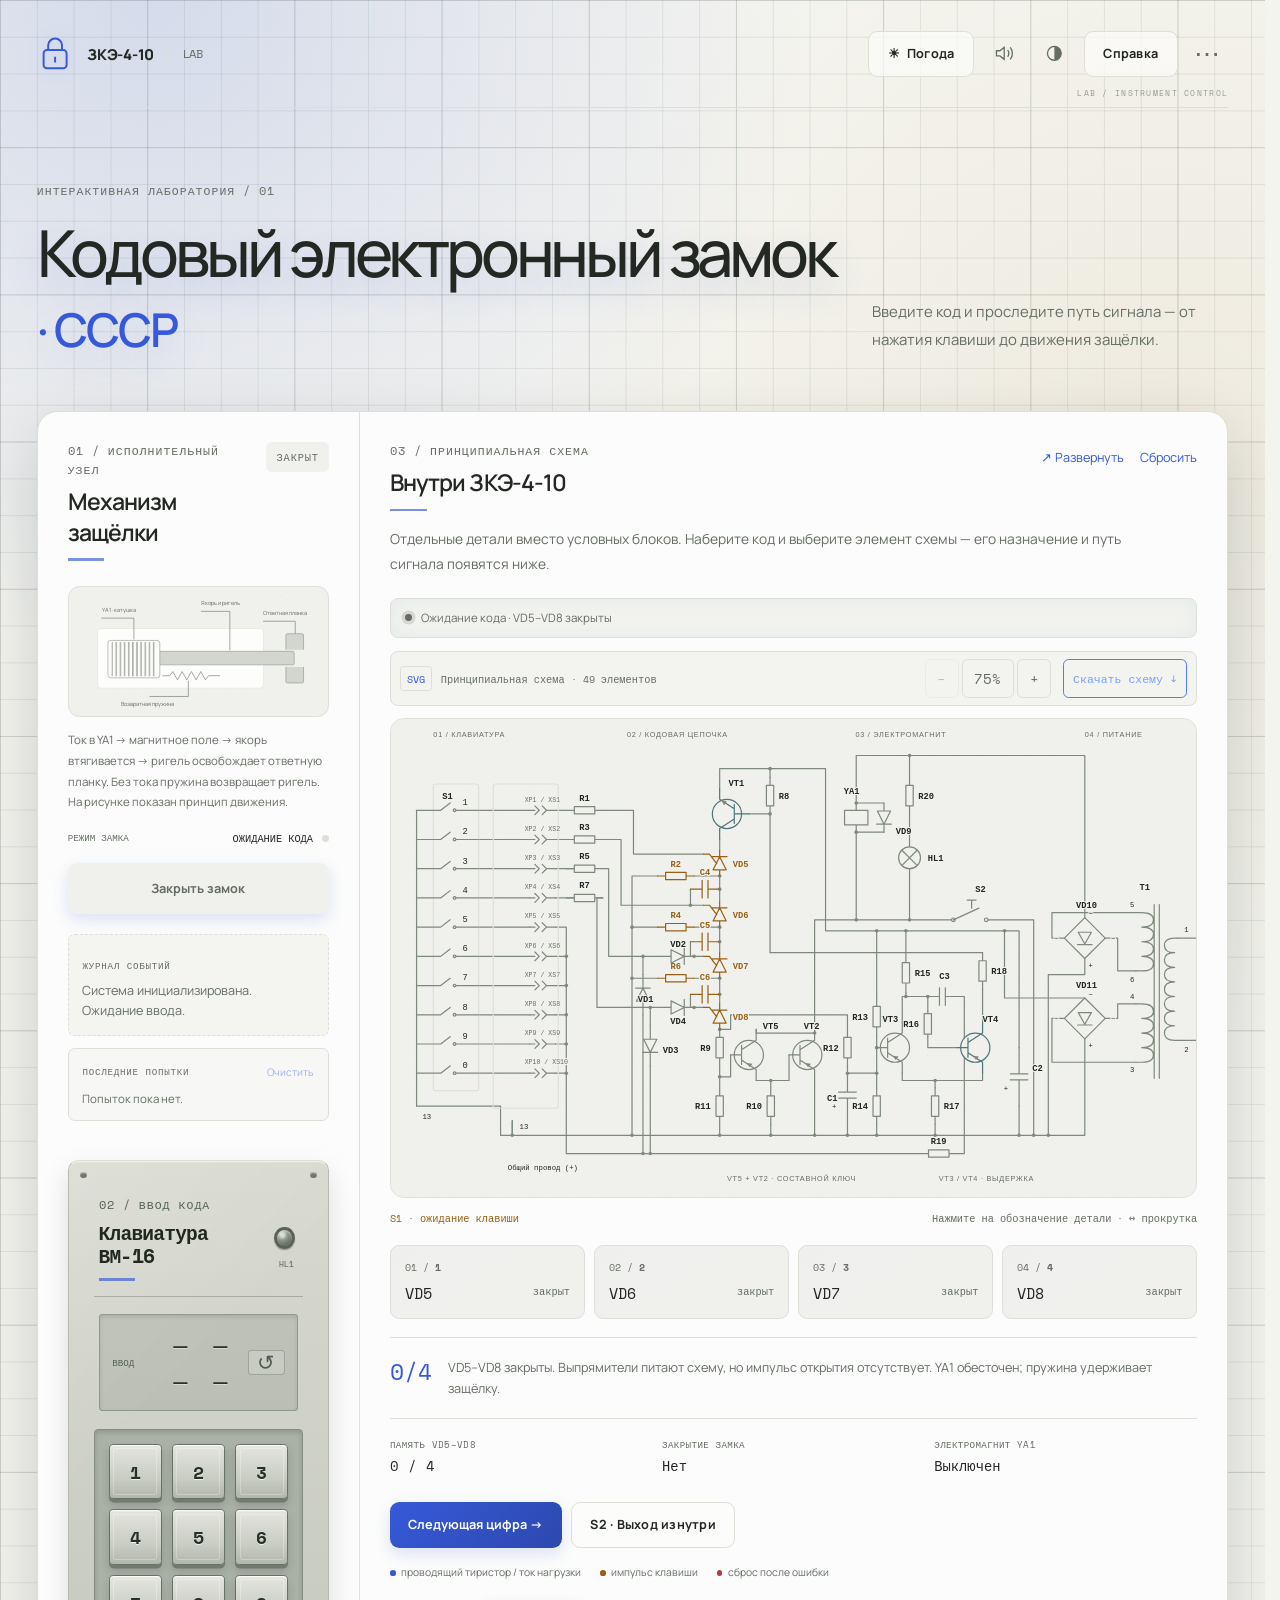
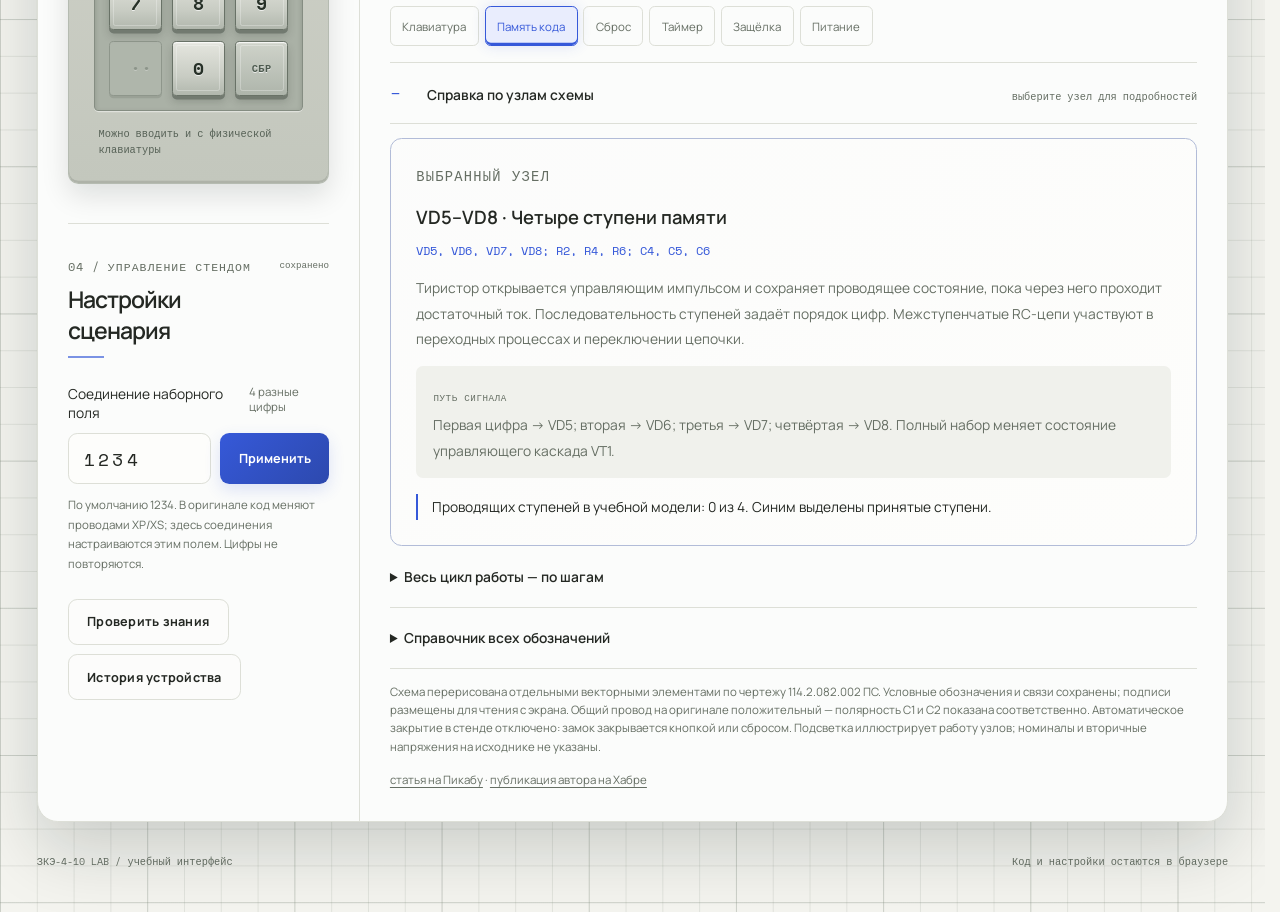
<file: ПМ.03.02/2.2.700/001/index.html>
<!doctype html>
<html lang="ru">
  <head>
    <meta charset="UTF-8" />
    <meta name="viewport" content="width=device-width, initial-scale=1.0" />
    <meta name="theme-color" content="#f4f4ef" />
    <title>ЗКЭ-4-10 · Лаборатория кодового замка</title>
    <link rel="preconnect" href="https://fonts.googleapis.com" />
    <link rel="preconnect" href="https://fonts.gstatic.com" crossorigin />
    <link href="https://fonts.googleapis.com/css2?family=Manrope:wght@400;500;600;700;800&family=Space+Mono:wght@400;700&display=swap" rel="stylesheet" />
    <link rel="stylesheet" href="style.css?v=consolidated-2" />
  </head>
  <body>
    <main class="app-shell" id="top">
      <header class="topbar">
        <a class="brand" href="#top" aria-label="ЗКЭ-4-10, главная">
          <span class="brand-mark" aria-hidden="true"><svg viewBox="0 0 28 32" fill="none" stroke="currentColor" stroke-width="1.7"><rect x="4" y="13" width="20" height="16" rx="3"/><path d="M8 13V9a6 6 0 0 1 12 0v4M14 19v5"/></svg></span><span>ЗКЭ-4-10</span><i>LAB</i>
        </a>
        <div class="topbar-actions">
          <button class="button button--ghost weather-button" id="weatherButton" aria-label="Погода" title="Погода" aria-haspopup="dialog" aria-controls="weatherModal"><span aria-hidden="true">☀</span><span class="weather-label">Погода</span></button>
          <button class="icon-button" id="soundButton" aria-label="Включить звук" aria-pressed="false" title="Звук"><svg viewBox="0 0 24 24" fill="none" stroke="currentColor" stroke-width="1.5" aria-hidden="true"><path d="M4 9h4l5-4v14l-5-4H4zM17 8a7 7 0 0 1 0 8M20 5a11 11 0 0 1 0 14"/></svg></button>
          <button class="icon-button" id="themeButton" aria-label="Переключить тему" title="Тема"><svg viewBox="0 0 24 24" fill="none" stroke="currentColor" stroke-width="1.5" aria-hidden="true"><circle cx="12" cy="12" r="8"/><path d="M12 4a8 8 0 0 1 0 16Z" fill="currentColor" stroke="none"/></svg></button>
          <button class="button button--ghost" data-open-modal="helpModal">Справка</button>
          <button class="icon-button extras-button" id="extrasButton" data-open-modal="extrasModal" aria-label="Игры и радио" aria-haspopup="dialog" aria-controls="extrasModal" aria-expanded="false" title="Игры и радио">⋯</button>
        </div>
      </header>

      <section class="hero" aria-labelledby="pageTitle">
        <div><p class="eyebrow">Интерактивная лаборатория / 01</p><h1 id="pageTitle">Кодовый электронный замок <span class="hero-title__suffix">· СССР</span></h1></div>
        <div><p class="hero-copy">Введите код и проследите путь сигнала — от нажатия клавиши до движения защёлки.</p></div>
      </section>

      <section class="workspace" aria-label="Рабочая область симулятора">
        <div class="workbench-column">
        <section class="panel mechanism-panel">
          <div class="panel-heading"><div><p class="panel-kicker">01 / исполнительный узел</p><h2>Механизм защёлки</h2></div><span class="status-pill" id="lockPill">ЗАКРЫТ</span></div>
          <div class="lock-stage" id="lockStage">
            <div class="lock-stage__grid"></div>
            <svg class="mechanism-cutaway" viewBox="0 0 500 250" role="img" aria-labelledby="mechanismTitle mechanismDesc"><title id="mechanismTitle">Разрез механизма электромагнитной защёлки</title><desc id="mechanismDesc">Катушка YA1 создаёт магнитное поле и втягивает якорь с ригелем влево. Ригель выходит из ответной планки. После отключения возвратная пружина выдвигает его вправо.</desc>
              <defs><pattern id="coilTurns" width="8" height="8" patternUnits="userSpaceOnUse"><path d="M3 0V8" stroke="currentColor" stroke-width="3"/></pattern></defs>
              <rect class="mechanism-frame" x="55" y="80" width="320" height="115" rx="8"/>
              <rect class="mechanism-receiver" x="418" y="90" width="34" height="95" rx="3"/><rect class="mechanism-slot" x="415" y="121" width="40" height="33"/>
              <g class="mechanism-bolt" id="armature"><rect x="109" y="124" width="325" height="26" rx="3"/><path d="M125 118V156"/></g>
              <rect class="mechanism-coil" x="75" y="103" width="100" height="72" rx="5"/><rect class="mechanism-turns" x="82" y="106" width="86" height="66" fill="url(#coilTurns)"/>
              <path class="mechanism-spring" d="M180 171h14l6 -8l9 16l9 -16l9 16l9 -16l9 16l9 -16l9 16l6 -8h22"/>
              <g class="mechanism-callouts"><path d="M125 101V60H62 M310 122V47H254 M436 90V66H374 M230 181V211H155"/><text x="63" y="48">YA1 · катушка</text><text x="254" y="35">Якорь и ригель</text><text x="374" y="54">Ответная планка</text><text x="100" y="230">Возвратная пружина</text></g>
              <path class="mechanism-force" d="M215 103h-24m9 -6l-9 6l9 6"/><text class="mechanism-force" x="208" y="91">магнитная сила</text>
            </svg>
          </div>
          <p class="mechanism-explanation">Ток в YA1 → магнитное поле → якорь втягивается → ригель освобождает ответную планку. Без тока пружина возвращает ригель. На рисунке показан принцип движения.</p>
          <div class="readout lock-readout"><span>РЕЖИМ ЗАМКА</span><strong id="lockReadout">ОЖИДАНИЕ КОДА</strong><span class="readout-dot" id="powerDot"></span></div>
          <button class="button button--primary close-lock-button" id="closeLockButton" disabled>Закрыть замок</button>
          <div class="event-log" aria-live="polite"><span>ЖУРНАЛ СОБЫТИЙ</span><p id="eventLog">Система инициализирована. Ожидание ввода.</p></div>
          <div class="attempt-log" aria-labelledby="attemptLogTitle">
            <div class="attempt-log__heading"><span id="attemptLogTitle">ПОСЛЕДНИЕ ПОПЫТКИ</span><button class="text-button" id="clearAttemptLog" type="button" disabled>Очистить</button></div>
            <ol id="attemptLogList"><li class="attempt-log__empty">Попыток пока нет.</li></ol>
          </div>
        </section>

        <section class="panel keypad-panel">
          <div class="panel-heading"><div><p class="panel-kicker">02 / ввод кода</p><h2>Клавиатура ВМ-16</h2></div><div class="lamp" id="lamp" aria-label="Индикатор состояния"></div></div>
          <div class="code-display"><span>ВВОД</span><strong id="codeDisplay">— — — —</strong><button id="backspaceButton" aria-label="Сбросить весь набранный код" title="Тиристорная память сбрасывается целиком">↺</button></div>
          <div class="keypad" id="keypad">
            <button data-key="1">1</button><button data-key="2">2</button><button data-key="3">3</button>
            <button data-key="4">4</button><button data-key="5">5</button><button data-key="6">6</button>
            <button data-key="7">7</button><button data-key="8">8</button><button data-key="9">9</button>
            <button class="keypad__disabled" disabled>·</button><button data-key="0">0</button><button class="keypad__reset" id="keypadReset">СБР</button>
          </div>
          <p class="keyboard-tip">Можно вводить и с физической клавиатуры</p>
        </section>
        <section class="panel control-panel">
          <div class="panel-heading"><div><p class="panel-kicker">04 / управление стендом</p><h2>Настройки сценария</h2></div><span class="save-note" id="saveNote">сохранено</span></div>
          <label class="field-label" for="codeInput">Соединение наборного поля <span>4 разные цифры</span></label>
          <div class="code-input-wrap"><input id="codeInput" inputmode="numeric" maxlength="4" value="1234" aria-describedby="codeHint" /><button class="button button--primary" id="applyCode">Применить</button></div>
          <p class="field-hint" id="codeHint">По умолчанию 1234. В оригинале код меняют проводами XP/XS; здесь соединения настраиваются этим полем. Цифры не повторяются.</p>
          <div class="control-actions"><button class="button button--ghost" data-open-modal="quizModal">Проверить знания</button><button class="button button--ghost" data-open-modal="helpModal">История устройства</button></div>
        </section>
        </div>
        <div class="workbench-column">
        <section class="panel circuit-panel" aria-labelledby="schemeHeading">
          <div class="panel-heading"><div><p class="panel-kicker">03 / принципиальная схема</p><h2 id="schemeHeading">Внутри ЗКЭ-4-10</h2></div><div class="scheme-heading-actions"><button class="text-button" id="expandCircuit">↗ Развернуть</button><button class="text-button" id="collapseCircuit">Свернуть ×</button><button class="text-button" id="resetButton">Сбросить</button></div></div>
          <p class="scheme-intro">Отдельные детали вместо условных блоков. Наберите код и выберите элемент схемы — его назначение и путь сигнала появятся ниже.</p>
          <div class="circuit-status"><span class="circuit-status__dot"></span><span id="circuitStatus" role="status">Ожидание кода</span></div>
          <div class="diagram-toolbar"><div class="diagram-format"><span>SVG</span>Принципиальная схема · 49 элементов</div><div id="zoomTools" class="zoom-tools"><button id="zoomOut" aria-label="Уменьшить схему">−</button><button id="zoomFit" aria-label="Сбросить масштаб"><span id="zoomValue">100%</span></button><button id="zoomIn" aria-label="Увеличить схему">+</button><button class="svg-download" id="downloadSvg" type="button">Скачать схему ↓</button></div></div>
          <div class="schematic-scroll" tabindex="0" role="region" aria-label="Векторная принципиальная схема. Доступны горизонтальная прокрутка и увеличение."><div id="diagramHost"></div></div>
          <aside class="component-tooltip" id="componentTooltip" role="status" aria-live="polite" hidden><button type="button" class="component-tooltip__close" aria-label="Закрыть подсказку">×</button><span class="component-tooltip__label">ЭЛЕМЕНТ СХЕМЫ</span><strong id="tooltipTitle"></strong><p id="tooltipText"></p></aside>
          <div class="diagram-caption"><span id="keypadSignal" role="status">S1 · ожидание клавиши</span><span>Нажмите на обозначение детали · ↔ прокрутка</span></div>
          <div class="thyristor-stages" aria-label="Состояния четырёх тиристоров">
            <div data-stage-card="1"><span>01 / <b data-stage-digit="0">1</b></span><strong>VD5</strong><small>закрыт</small></div><div data-stage-card="2"><span>02 / <b data-stage-digit="1">2</b></span><strong>VD6</strong><small>закрыт</small></div><div data-stage-card="3"><span>03 / <b data-stage-digit="2">3</b></span><strong>VD7</strong><small>закрыт</small></div><div data-stage-card="4"><span>04 / <b data-stage-digit="3">4</b></span><strong>VD8</strong><small>закрыт</small></div>
          </div>
          <div class="explanation"><span class="explanation__number" id="progressNumber">0/4</span><p id="logicText" aria-live="polite">Тиристоры закрыты. Схема ожидает первую цифру.</p></div>
          <div class="circuit-readings"><div><span>ПАМЯТЬ VD5–VD8</span><strong id="driverReading">0 / 4</strong></div><div><span>ЗАКРЫТИЕ ЗАМКА</span><strong id="relayReading">Нет</strong></div><div><span>ЭЛЕКТРОМАГНИТ YA1</span><strong id="coilReading">Выключен</strong></div></div>
          <div class="simulation-actions"><button class="button button--primary" id="nextStep">Следующая цифра →</button><button class="button button--ghost" id="exitButton">S2 · Выход изнутри</button><button class="button button--ghost" id="finishPulse" disabled>Закрыть замок</button></div>
          <div class="legend"><span><i class="legend-dot legend-dot--active"></i>проводящий тиристор / ток нагрузки</span><span><i class="legend-dot legend-dot--input"></i>импульс клавиши</span><span><i class="legend-dot legend-dot--error"></i>сброс после ошибки</span></div>
          <div class="node-selector" aria-label="Выбрать узел схемы"><button data-node="input" aria-pressed="false">Клавиатура</button><button data-node="memory" aria-pressed="true">Память кода</button><button data-node="reset" aria-pressed="false">Сброс</button><button data-node="timer" aria-pressed="false">Таймер</button><button data-node="output" aria-pressed="false">Защёлка</button><button data-node="power" aria-pressed="false">Питание</button></div>
          <details class="component-detail-disclosure"><summary>Справка по узлам схемы <span>выберите узел для подробностей</span></summary><article class="component-detail" id="componentDetail" aria-live="polite"><p class="panel-kicker">выбранный узел</p><h3 id="detailTitle">VD5–VD8 · Четыре ступени памяти</h3><p class="detail-refs" id="detailRefs"></p><p id="detailText"></p><div class="detail-route"><span>ПУТЬ СИГНАЛА</span><p id="detailRoute"></p></div><p class="detail-state" id="detailState"></p></article></details>
          <details class="circuit-disclosure"><summary>Весь цикл работы — по шагам</summary><ol class="operation-steps"><li><b>Питание.</b> Через FU1 напряжение сети приходит на T1. Мост VD10 питает нагрузку, VD11 с C2 — электронику.</li><li><b>Ожидание.</b> VD5–VD8 закрыты. Электромагнит YA1 не получает импульс открытия, защёлку удерживает пружина.</li><li><b>Нажатие.</b> S1 соединяет общий контакт с проводом выбранной цифры. Наборное поле XP/XS направляет её на нужную ступень.</li><li><b>Запоминание.</b> Правильные цифры последовательно открывают VD5, VD6, VD7 и VD8. Ток удержания сохраняет состояния тиристоров.</li><li><b>Ошибка.</b> Цепи VD1–VD4, R19 / C3 и управляющий каскад обеспечивают сброс. В модели любая цифра вне ожидаемой последовательности обнуляет набор.</li><li><b>Полный код.</b> Составной ключ VT5 / VT2 включает YA1. Через R12 заряжается C1; после выдержки VT3 / VT4 изменяют смещение VT1 и сбрасывают тиристорную цепочку.</li><li><b>Открытие.</b> Ток YA1 создаёт магнитное поле и втягивает якорь. HL1 сигнализирует об открытии. Кнопка S2 при удержании замыкает цепь нагрузки напрямую; повторное нажатие в модели отпускает её.</li><li><b>Возврат.</b> В стенде нажмите «Закрыть замок» или «Сбросить»: YA1 выключается. VD9 ограничивает выброс самоиндукции. Пружина возвращает защёлку; стенд готов к новому коду.</li></ol></details>
          <details class="circuit-disclosure"><summary>Справочник всех обозначений</summary><div class="component-table-wrap"><table class="component-table"><thead><tr><th>Деталь</th><th>Назначение</th><th>Узел</th></tr></thead><tbody id="componentList"></tbody></table></div></details>
          <p class="schematic-note">Схема перерисована отдельными векторными элементами по чертежу 114.2.082.002 ПС. Условные обозначения и связи сохранены; подписи размещены для чтения с экрана. Общий провод на оригинале положительный — полярность C1 и C2 показана соответственно. Автоматическое закрытие в стенде отключено: замок закрывается кнопкой или сбросом. Подсветка иллюстрирует работу узлов; номиналы и вторичные напряжения на исходнике не указаны.</p>
          <p class="schematic-source"><a href="https://pikabu.ru/story/naberite_kod_istoriya_i_ustroystvo_samogo_massovogo_kodovogo_zamka_sssr_14324774" target="_blank" rel="noopener">статья на Пикабу</a> · <a href="https://habr.com/ru/companies/timeweb/articles/1079122/" target="_blank" rel="noopener">публикация автора на Хабре</a></p>
        </section>


        </div>
      </section>

      <footer><span>ЗКЭ-4-10 LAB / учебный интерфейс</span><span>Код и настройки остаются в браузере</span></footer>
    </main>
    <dialog class="modal extras-modal" id="extrasModal" aria-labelledby="extrasTitle">
      <div class="modal__top"><p class="eyebrow"><span></span> перерыв</p><button class="modal-close" aria-label="Закрыть игры и радио">×</button></div>
      <h2 id="extrasTitle">Игры и радио</h2>
      <div class="extras-games" aria-label="Игры">
        <button class="button button--ghost" data-open-modal="minesweeperModal"><span aria-hidden="true">⚑</span>Сапёр</button>
        <button class="button button--ghost" data-arcade="jump"><span aria-hidden="true">↟</span>Прыжки</button>
        <button class="button button--ghost" data-arcade="snake"><span aria-hidden="true">⌁</span>Змейка</button>
      </div>
      <section class="radio-panel" aria-label="Радио лаборатории">
        <div class="radio-panel__intro"><span class="radio-panel__signal">●</span><div><p class="panel-kicker">эфир лаборатории</p><strong>Радио на стенде</strong></div></div>
        <div class="radio-controls">
          <select id="radioStation" aria-label="Выбрать радиостанцию">
            <option data-logo="europaplus" value="https://ep256.hostingradio.ru:8052/europaplus256.mp3">Европа плюс</option>
            <option data-logo="radiorecord" value="https://radiorecord.hostingradio.ru/rr_main96.aacp">Радио Рекорд</option>
            <option data-logo="nashe" value="https://nashe1.hostingradio.ru/nashe-256">Наше радио</option>
            <option data-logo="solovievfm" value="https://solovievfm.hostingradio.ru/solovievfm128.aacp">Соловьёв FM</option>
            <option data-logo="tranceone" value="https://radio.trance.one:8443/online">TranceOne</option>
            <option data-logo="drumandbass" value="https://air.dnbfm.ru/radio/8000/qplay">DNB FM</option>
            <option data-logo="dorognoe" value="https://dorognoe.hostingradio.ru/radio">Дорожное радио</option>
            <option data-logo="recorddeep" value="https://radiorecord.hostingradio.ru/deep96.aacp">Record Deep</option>
            <option data-logo="makradiorusrock" value="https://rock.amgradio.ru/rusrock.aacp?r_bells">Русский Рок</option>
            <option data-logo="pirate" value="https://radiorecord.hostingradio.ru/ps96.aacp">Пиратская станция</option>
            <option data-logo="hitovoeradio" value="https://listen9.myradio24.com/8134">ХИТОВОЕ РАДИО</option>
            <option data-logo="ntaxi" value="https://radiont.shansonspb.ru:1040/stream">Ночное такси</option>
            <option data-logo="recordtrap" value="https://radiorecord.hostingradio.ru/trap96.aacp">Record Trap</option>
            <option data-logo="dfmrussiandance" value="https://dfm-dfmrusdance.hostingradio.ru/dfmrusdance96.aacp">DFM Russian Dance</option>
            <option data-logo="dagestan" value="http://radio05.ru:8000/radio_dagestan_128">Радио Дагестан</option>
            <option data-logo="radiogoosehardstyle" value="https://stream.radiogoose.ru/listen/hardstyle/play">Радио Гусь Хардстайл</option>
            <option data-logo="radiozvukiprirodi" value="https://zvuki.amgradio.ru/zvuki.aacp?r_bells">Радио Звуки природы</option>
            <option data-logo="caprapru" value="http://79.120.77.11:8000/rapru">Radio Caprice Russian Rap</option>
            <option data-logo="studio21" value="https://stream.studio21.ru/studio2196.aacp">STUDIO 21</option>
          </select>
          <button class="button button--primary radio-play" id="radioPlay" aria-label="Включить радио">▶</button>
          <label class="radio-volume" for="radioVolume"><span aria-hidden="true">⌁</span><input id="radioVolume" type="range" min="0" max="100" value="70" aria-label="Громкость радио" /><output id="radioVolumeValue">70%</output></label>
        </div>
        <div class="radio-stations" id="radioStations" aria-label="Список станций"></div>
        <audio id="radioAudio" preload="none"></audio>
        <a class="radio-credit" href="https://www.radiobells.com/" target="_blank" rel="noopener">потоки RadioBells</a>
      </section>
      <p class="extras-note">Радио продолжает играть, когда меню закрыто.</p>
    </dialog>

    <dialog class="modal" id="helpModal"><div class="modal__top"><p class="eyebrow">история устройства</p><button class="modal-close" aria-label="Закрыть">×</button></div><h2>История кодового замка и панели ВМ-16</h2><p>ЗКЭ-4-10 относится к советскому поколению электромеханических кодовых замков, созданных для подъездов, служебных входов и помещений с ограниченным доступом. Такие устройства получили широкое распространение в СССР: они позволяли отказаться от обычного ключа у каждого жильца и одновременно сохранить простую, ремонтопригодную схемотехнику.</p><p>Внешняя кнопочная панель ВМ-16 была частью этой идеи. Оператор нажимал последовательность цифр на отдельных механических клавишах, а наборное поле XP/XS физически задавало, какие клавиши соответствуют четырём ступеням кода. Поэтому код меняли не программированием, а перестановкой проводных соединений.</p><p>Внутри замка не было микропроцессора. Нажатия последовательно открывали тиристоры VD5–VD8, которые сохраняли состояние током удержания. Ошибочная клавиша запускала отдельную цепь сброса и возвращала память в исходное состояние. После полного правильного набора транзисторный каскад включал катушку электромагнита YA1, втягивал якорь и освобождал защёлку. Небольшая лампа HL1 показывала, что цепь открытия действительно запитана.</p><p>Такая конструкция хорошо подходила для массовой эксплуатации: силовая часть была отделена трансформатором, элементы имели понятные обозначения, а неисправность можно было искать по узлам — питание, клавиатура, память, сброс, выдержка и выходной каскад. После отключения YA1 возвратная пружина снова удерживала ригель.</p><ol><li>Введите код на ВМ-16: каждая цифра подаёт импульс на следующую ступень памяти.</li><li>При полном совпадении включается YA1, а HL1 сигнализирует об открытии.</li><li>S2 позволяет открыть дверь изнутри прямым включением нагрузки.</li><li>В нашем учебном стенде историческая логиka показана на SVG-схеме, а закрытие выполняется отдельной кнопкой сброса.</li></ol><p class="modal__note">Панель и схема в приложении являются учебной реконструкцией. Обозначения ЗКЭ-4-10, ВМ-16, HL1, YA1 и узловая логика сохранены по доступным материалам; точные номиналы и варианты исполнения могли различаться у конкретных изделий.</p></dialog>
    <dialog id="circuitModal" class="circuit-modal" aria-label="Подробная схема ЗКЭ-4-10"></dialog>
    <dialog class="modal" id="quizModal"><div class="modal__top"><p class="eyebrow"><span></span> мини-тест</p><button class="modal-close" aria-label="Закрыть">×</button></div><div id="quizContent"></div></dialog>
    <dialog class="modal archive-modal" id="archiveModal"><div class="modal__top"><p class="eyebrow"><span></span> архив №1984</p><button class="modal-close" aria-label="Закрыть">×</button></div><div id="archiveContent"><h2>Протокол наблюдения</h2><p class="archive-intro">Доступ предоставлен на один сеанс. Архив не предназначен для операторов смены.</p><div class="archive-files"><button class="archive-file" data-archive-file="0"><span>01</span><strong>Шифр смены</strong><small>засекречено</small></button><button class="archive-file" data-archive-file="1"><span>02</span><strong>Записка оператора</strong><small>личное</small></button><button class="archive-file" data-archive-file="2"><span>03</span><strong>Проверка линии</strong><small>требуется доступ</small></button></div><div class="archive-reader" id="archiveReader">Выберите документ из архива.</div></div></dialog>
    <dialog class="modal minesweeper-modal" id="minesweeperModal"><div class="modal__top"><p class="eyebrow"><span></span> служебная пауза</p><button class="modal-close" aria-label="Закрыть">×</button></div><div class="minesweeper-heading"><div><h2>Сапёр</h2><p>Найдите 10 мин на поле 9 × 9.</p></div><button class="button button--primary" id="minesweeperReset">Новая игра</button></div><div class="minesweeper-status"><span id="minesweeperMines">МИНЫ: 10</span><span id="minesweeperMessage" aria-live="polite">Поле готово</span></div><div class="minesweeper-board" id="minesweeperBoard" role="grid" aria-label="Игровое поле сапёра"></div><p class="minesweeper-tip">Левая кнопка — открыть клетку. Правая — поставить флажок. На телефоне включите режим флажка.</p><button class="text-button minesweeper-flag-toggle" id="minesweeperFlagToggle" aria-pressed="false">Режим: открыть клетки</button></dialog>
    <dialog class="modal weather-modal" id="weatherModal" aria-labelledby="weatherTitle">
      <div class="modal__top"><p class="eyebrow"><span></span> за окном</p><button class="modal-close" aria-label="Закрыть погоду">×</button></div>
      <h2 id="weatherTitle">Погода</h2>
      <p class="weather-location">54.2093° с. ш. · 79.7477° в. д.<br>Время московское</p>
      <p id="weatherStatus" role="status">Загрузка прогноза…</p>
      <div id="weatherContent" hidden></div>
      <div class="weather-footer"><a href="https://open-meteo.com/" target="_blank" rel="noopener">Данные Open-Meteo</a><button class="text-button" id="weatherRefresh">Обновить</button></div>
    </dialog>
    <dialog class="modal arcade-modal" id="arcadeModal" aria-labelledby="arcadeTitle">
      <div class="arcade-heading"><h2 id="arcadeTitle">Прыжки</h2><button id="arcadeClose" class="modal-close" aria-label="Закрыть игру">×</button></div>
      <div class="arcade-hud"><span id="arcadeScore">Счёт: 0</span><span id="arcadeBest">Рекорд: 0</span></div>
      <canvas id="arcadeCanvas" width="360" height="480" tabindex="0" aria-label="Игровое поле"></canvas>
      <p id="arcadeStatus" role="status"></p>
      <div class="arcade-actions"><button class="button button--primary" id="arcadeRestart">Новая игра</button><button class="button button--ghost" id="arcadePause">Пауза</button></div>
      <div class="arcade-touch" aria-label="Управление игрой"><button data-control="left" aria-label="Влево">←</button><button data-control="up" aria-label="Вверх">↑</button><button data-control="down" aria-label="Вниз">↓</button><button data-control="right" aria-label="Вправо">→</button><button data-control="shoot" aria-label="Стрелять">Огонь</button></div>
      <p class="arcade-help" id="arcadeHelp"></p>
    </dialog>
    <script src="app.js?v=consolidated-1"></script>
  </body>
</html>
</file>
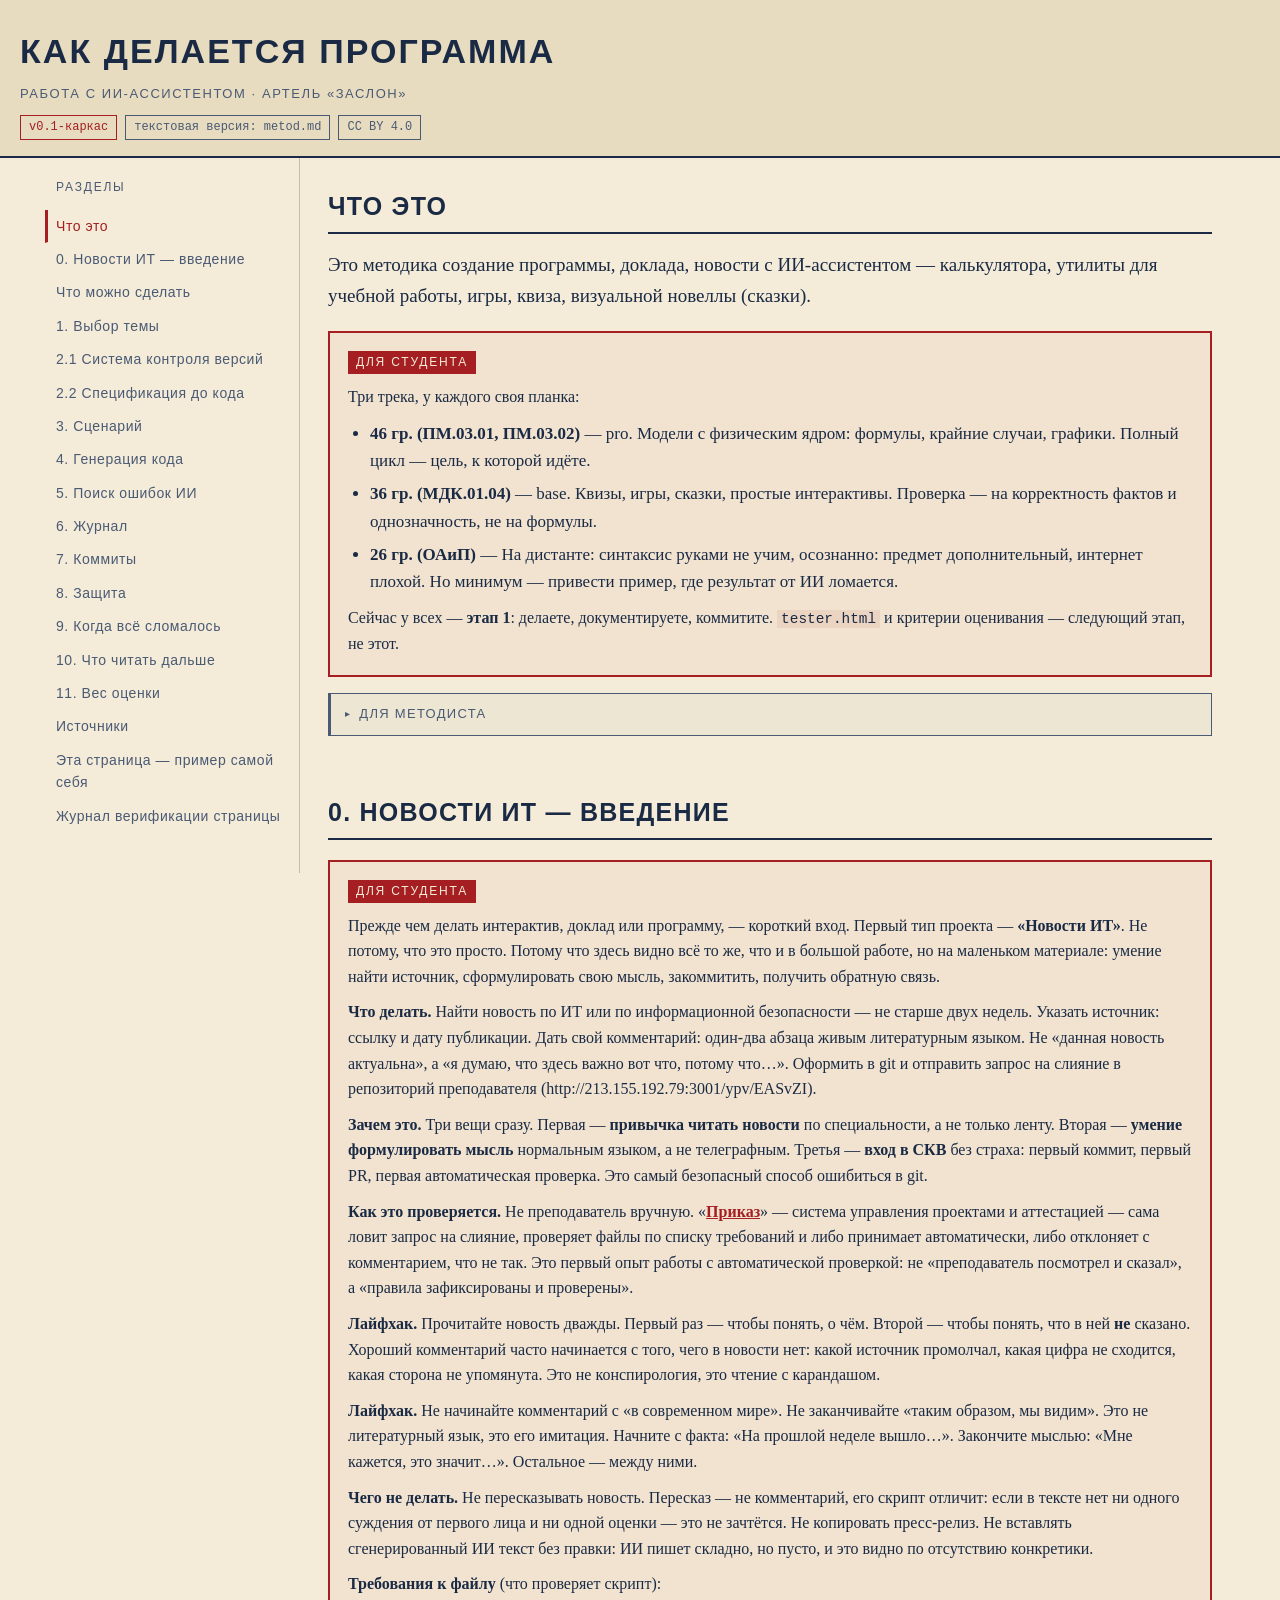
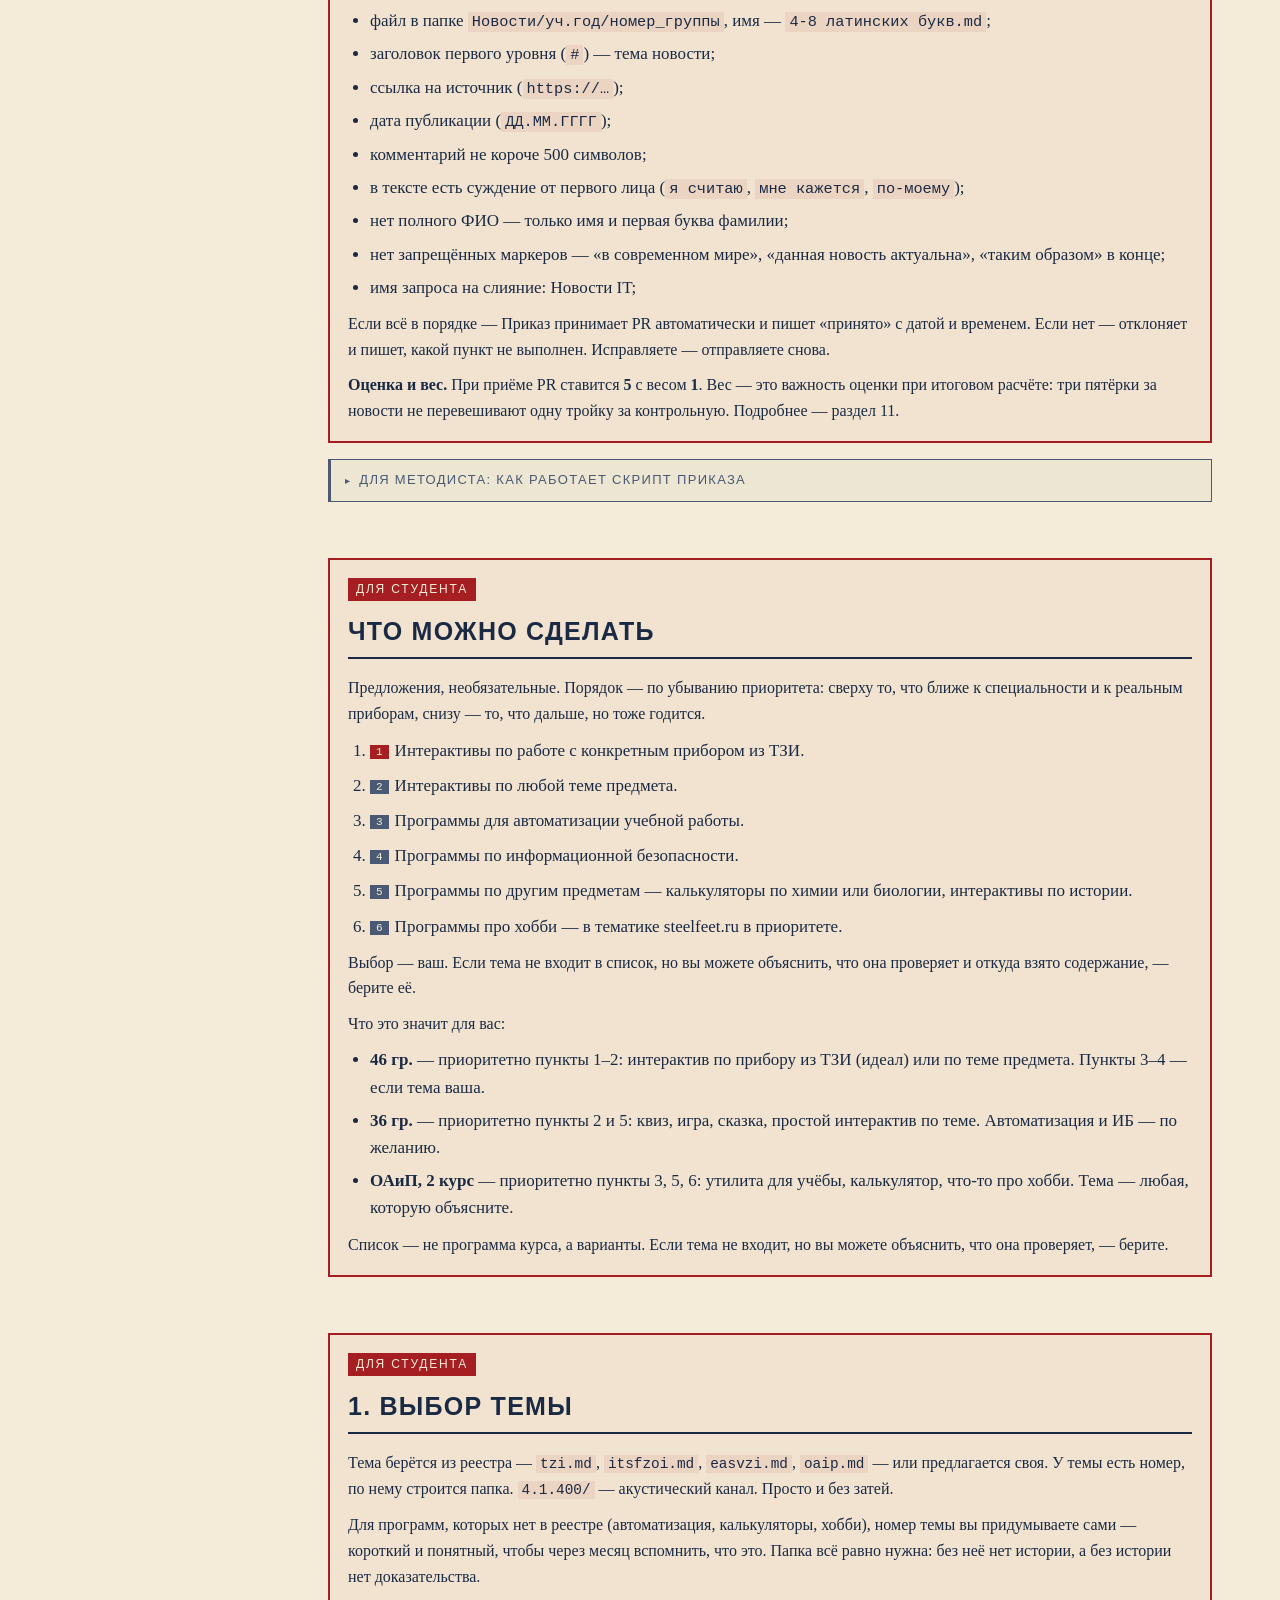
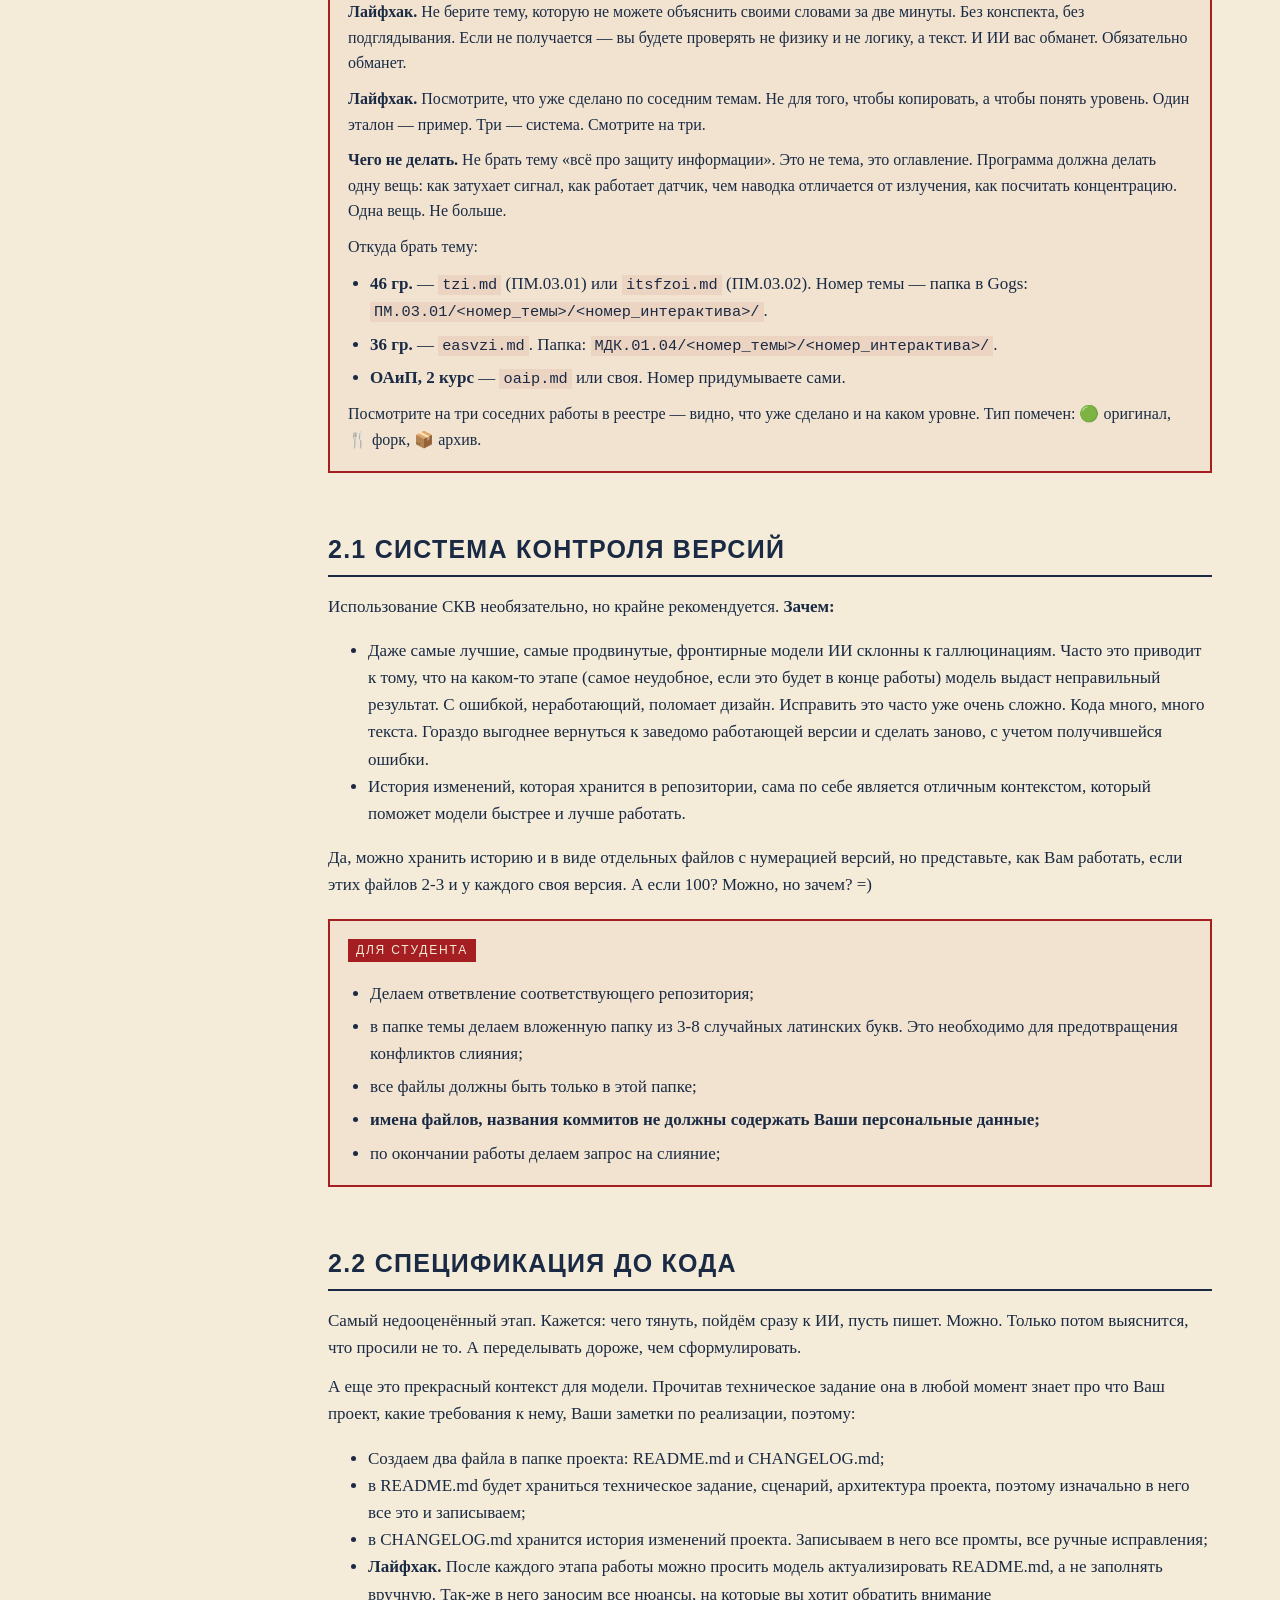
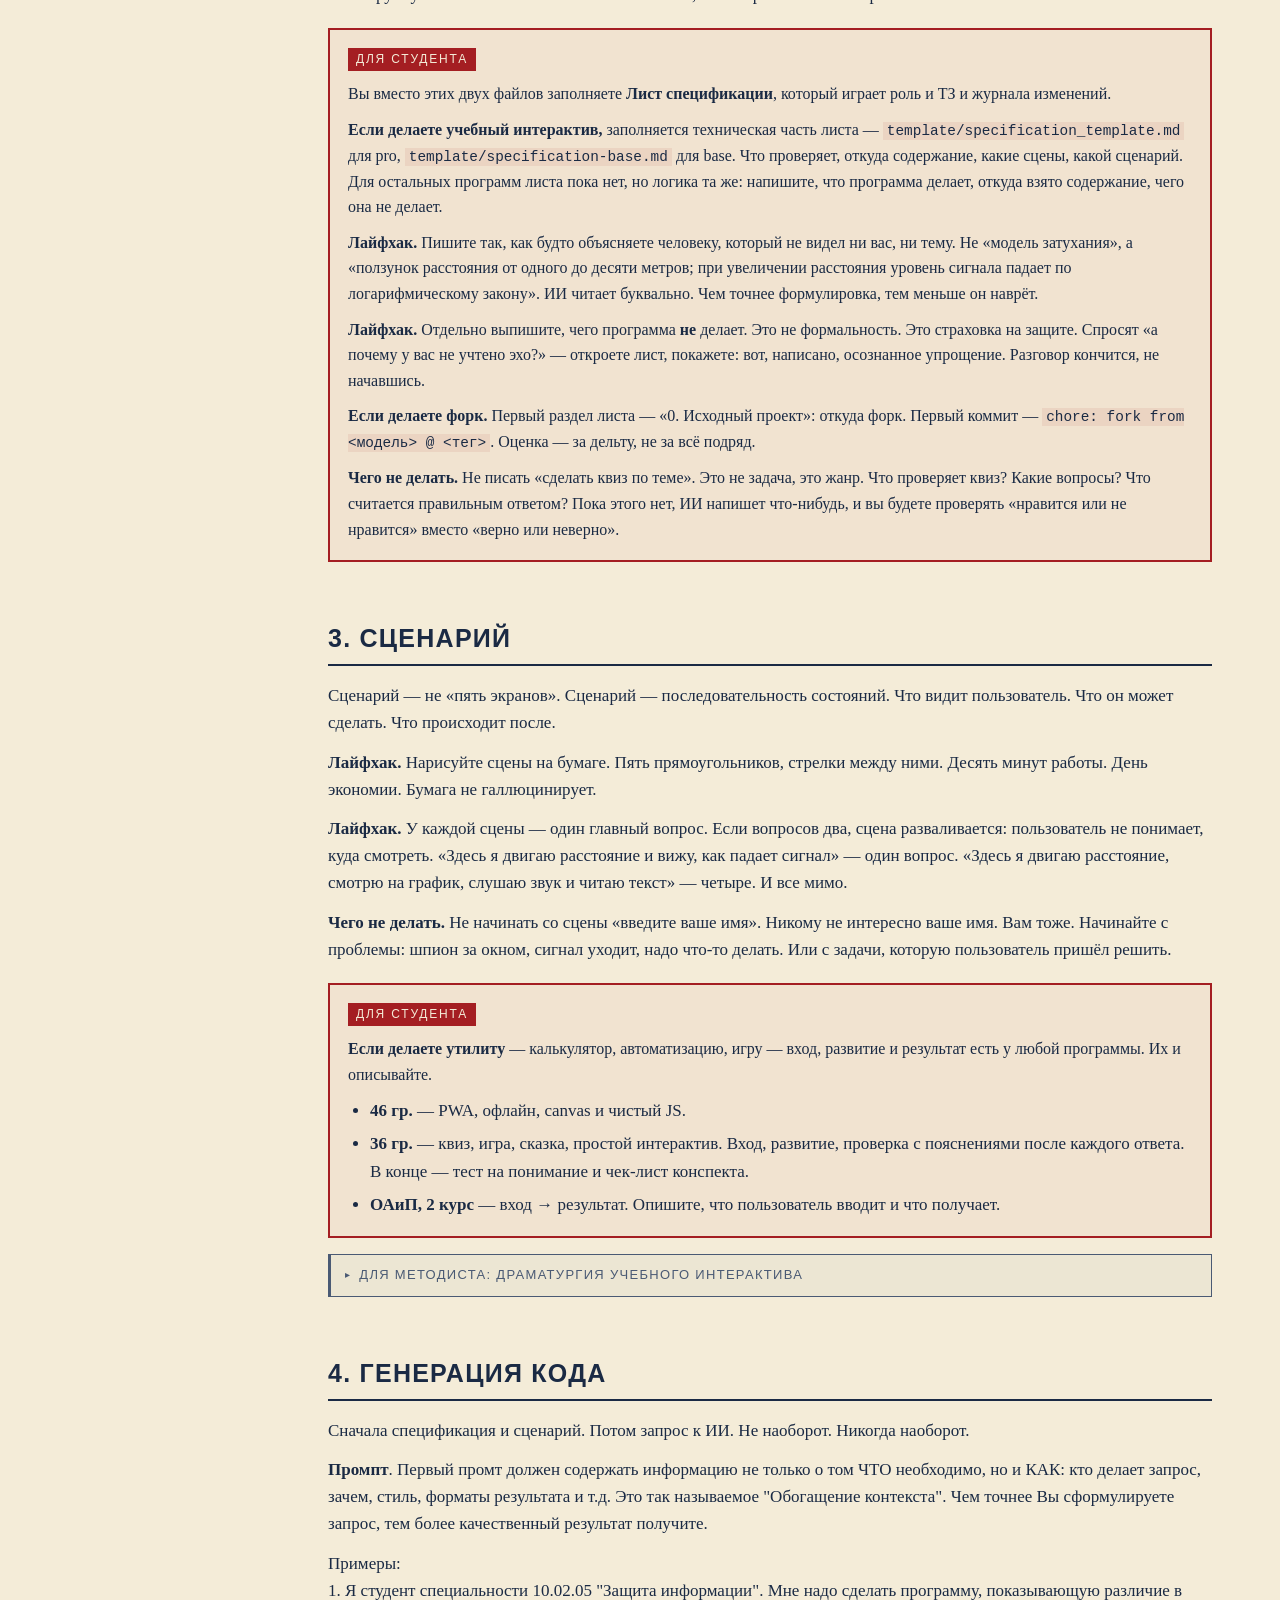
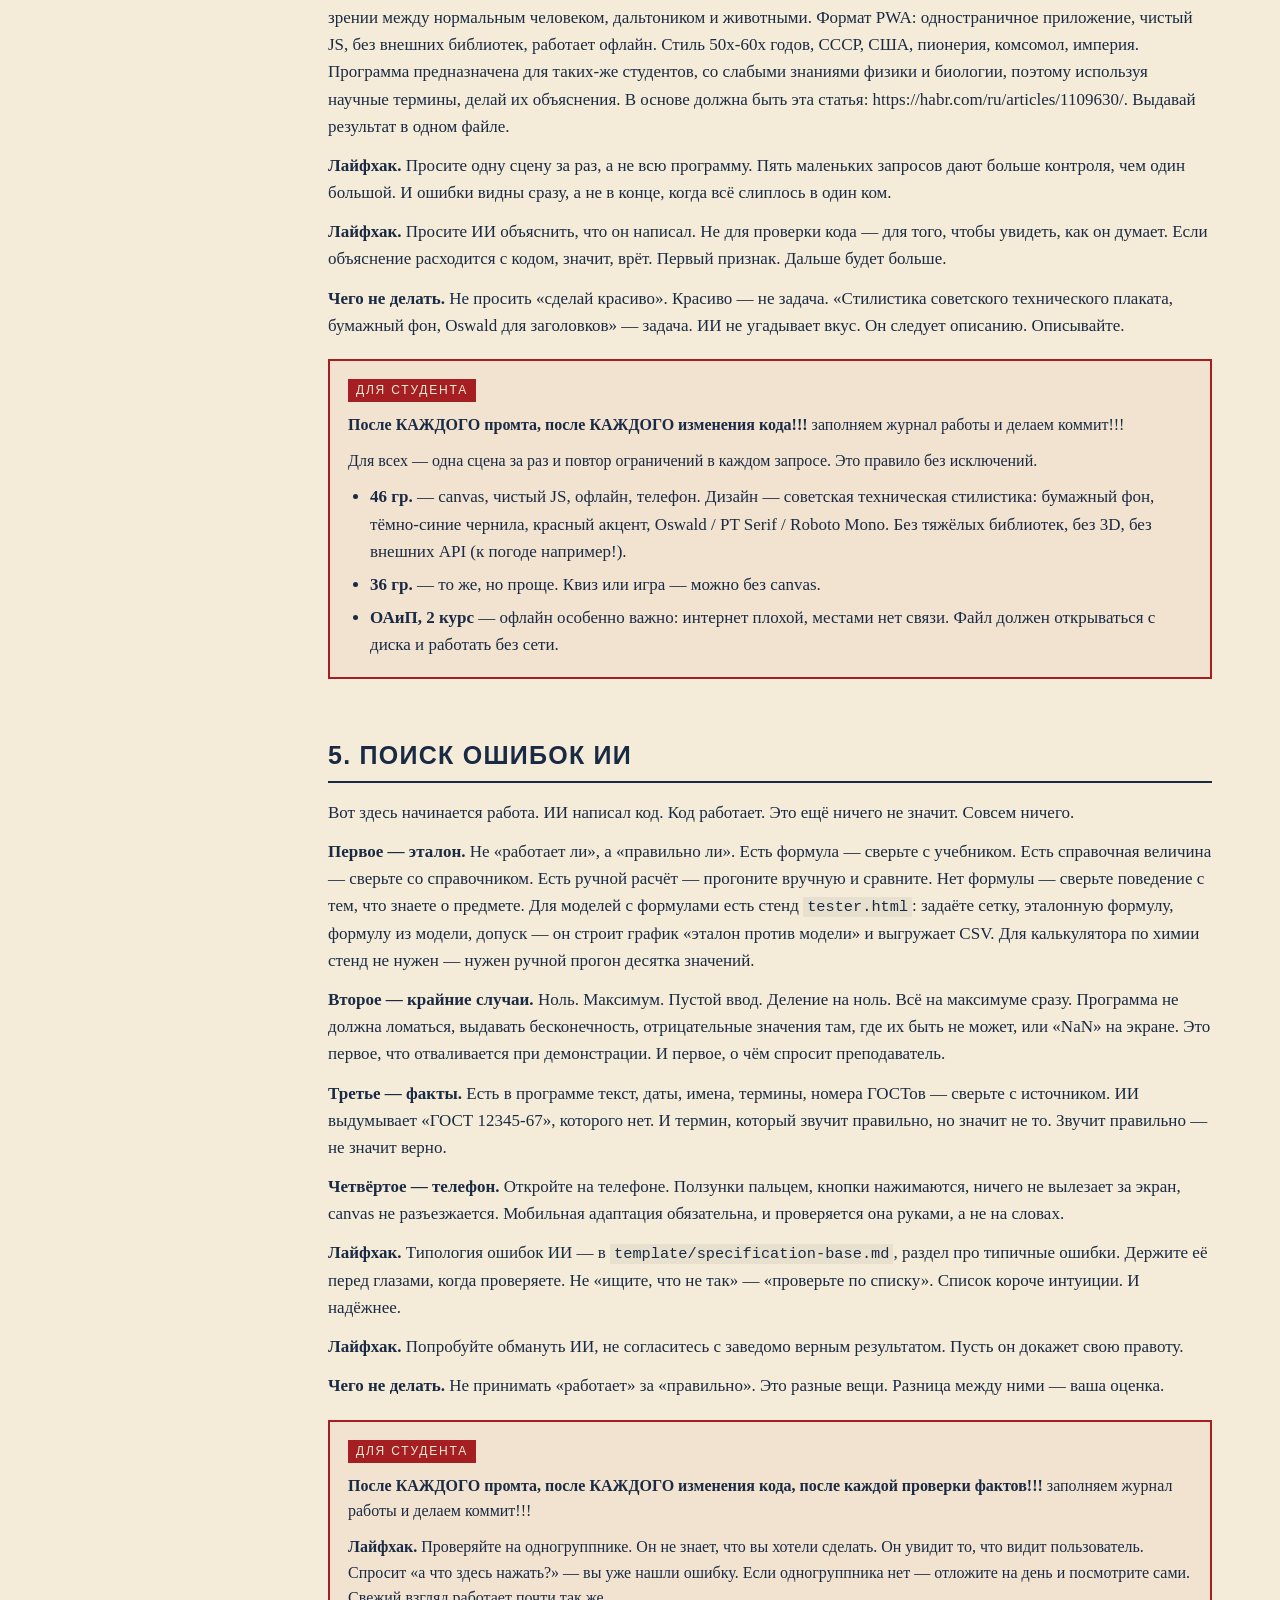
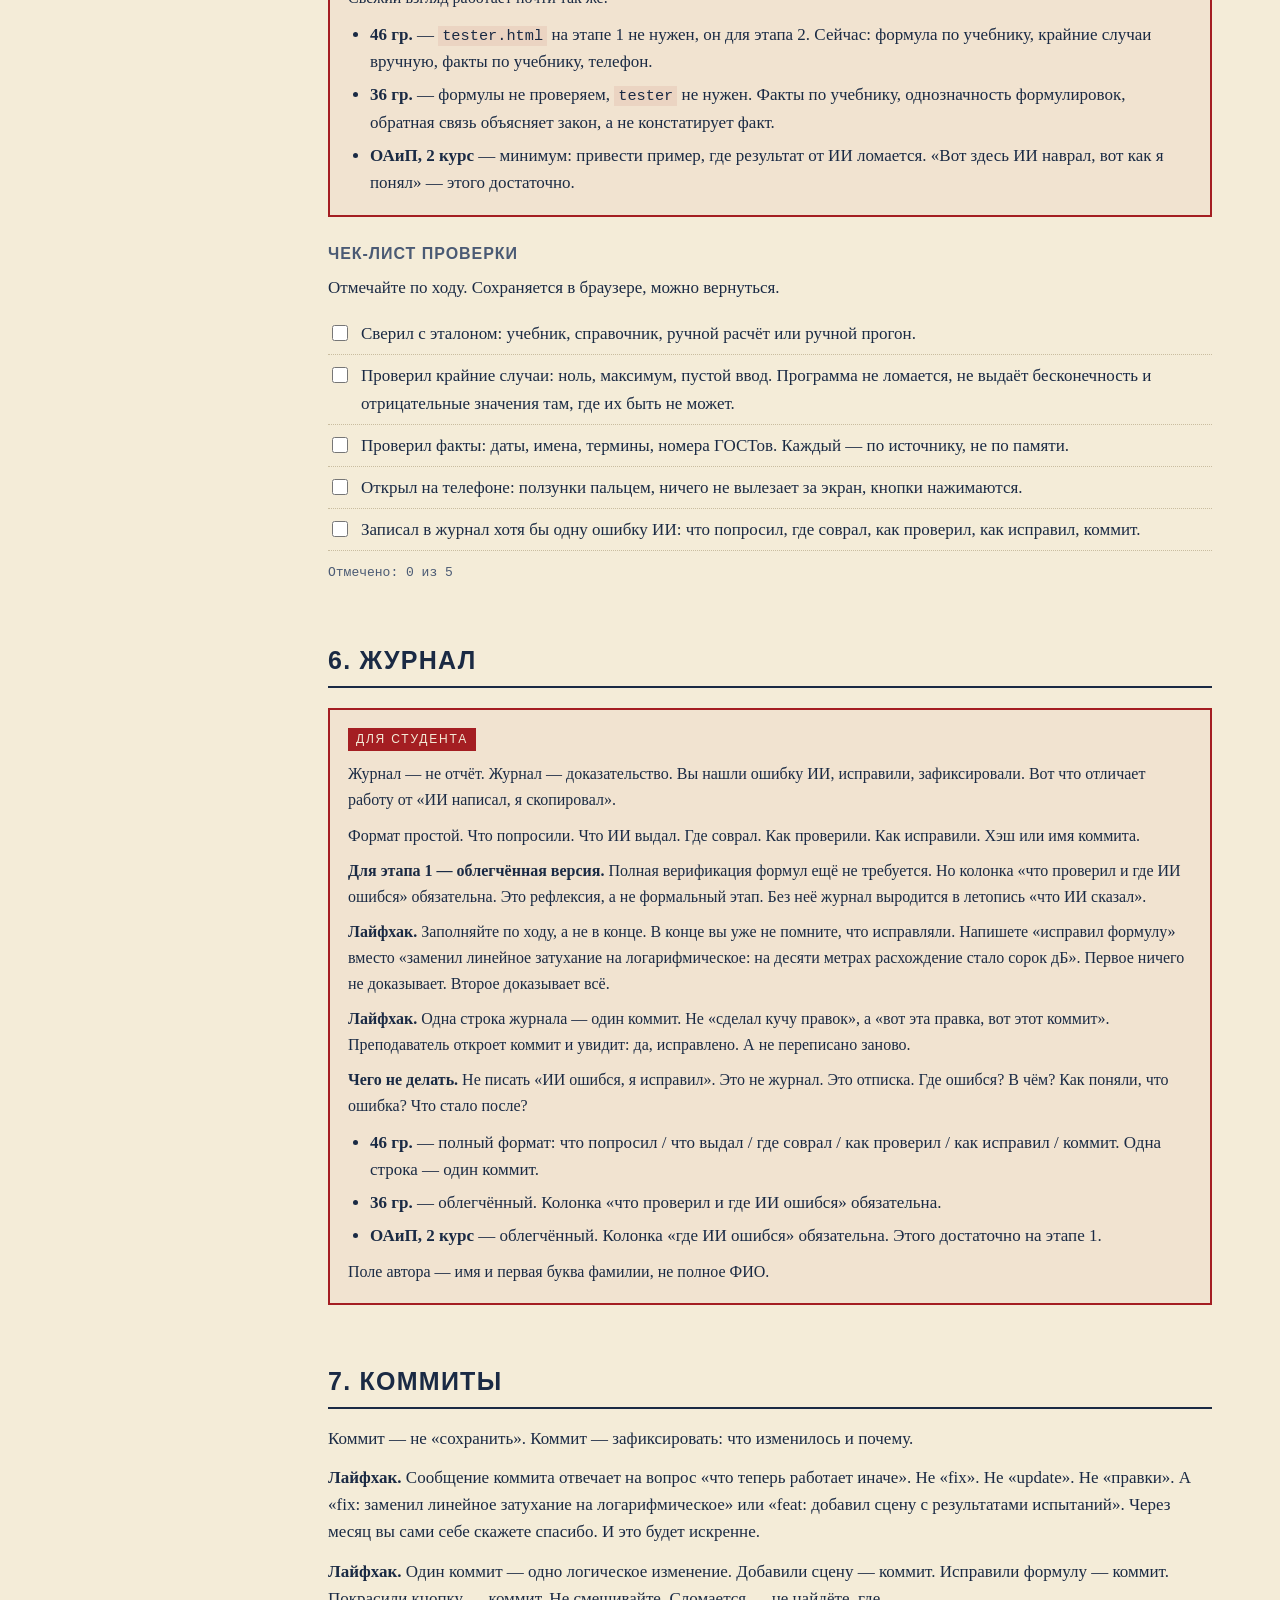
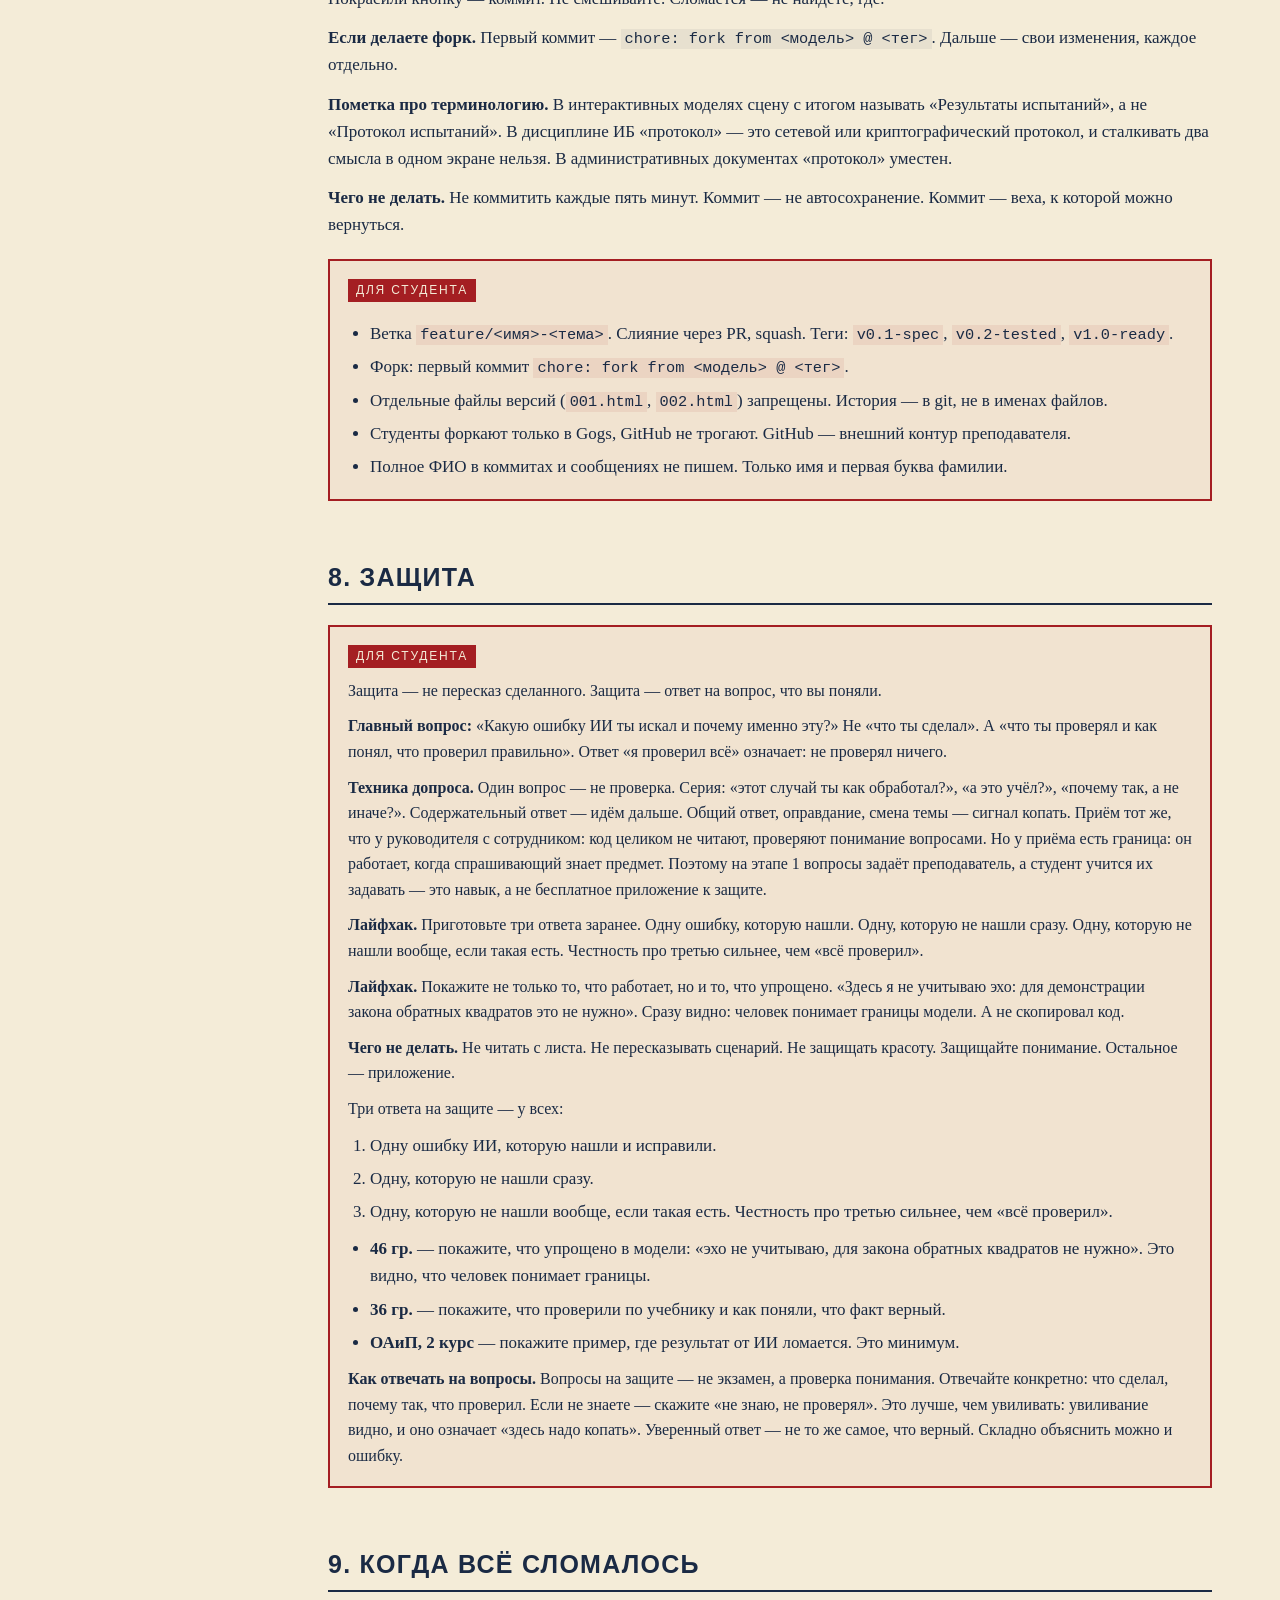
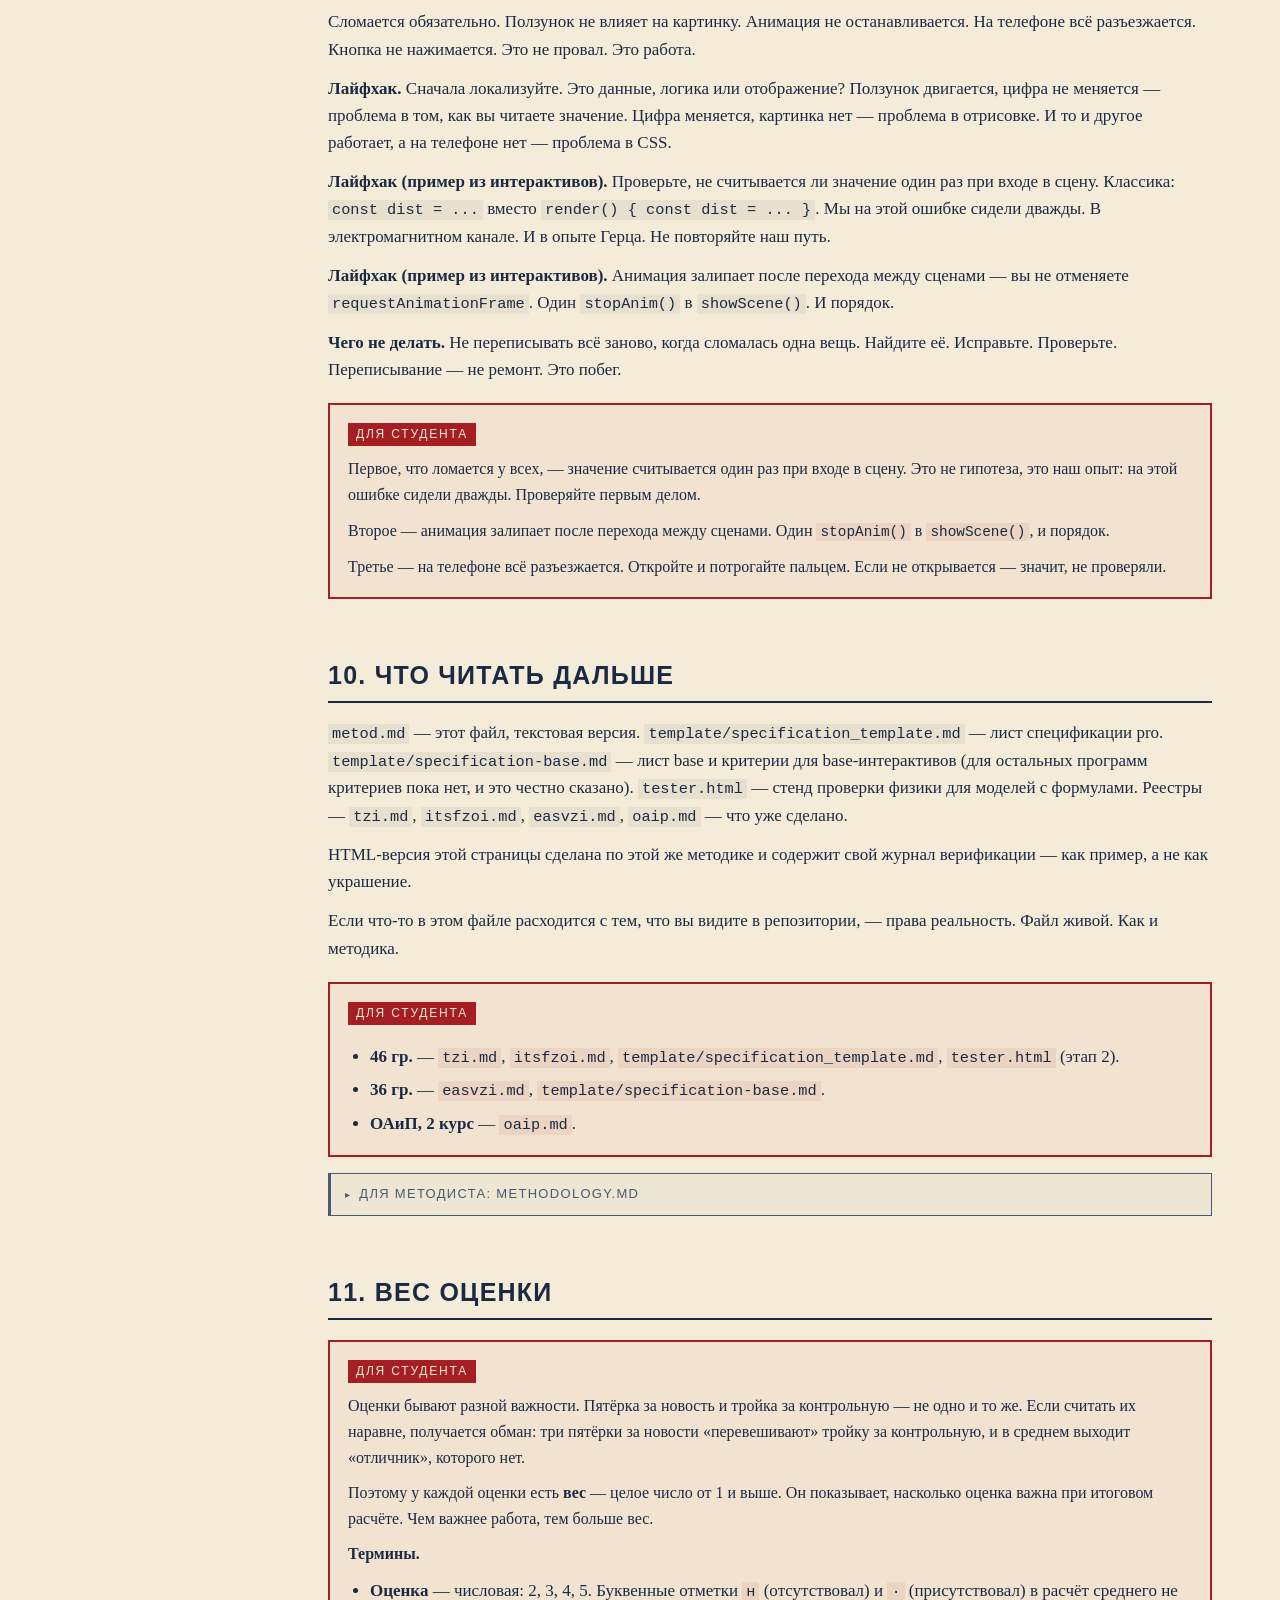
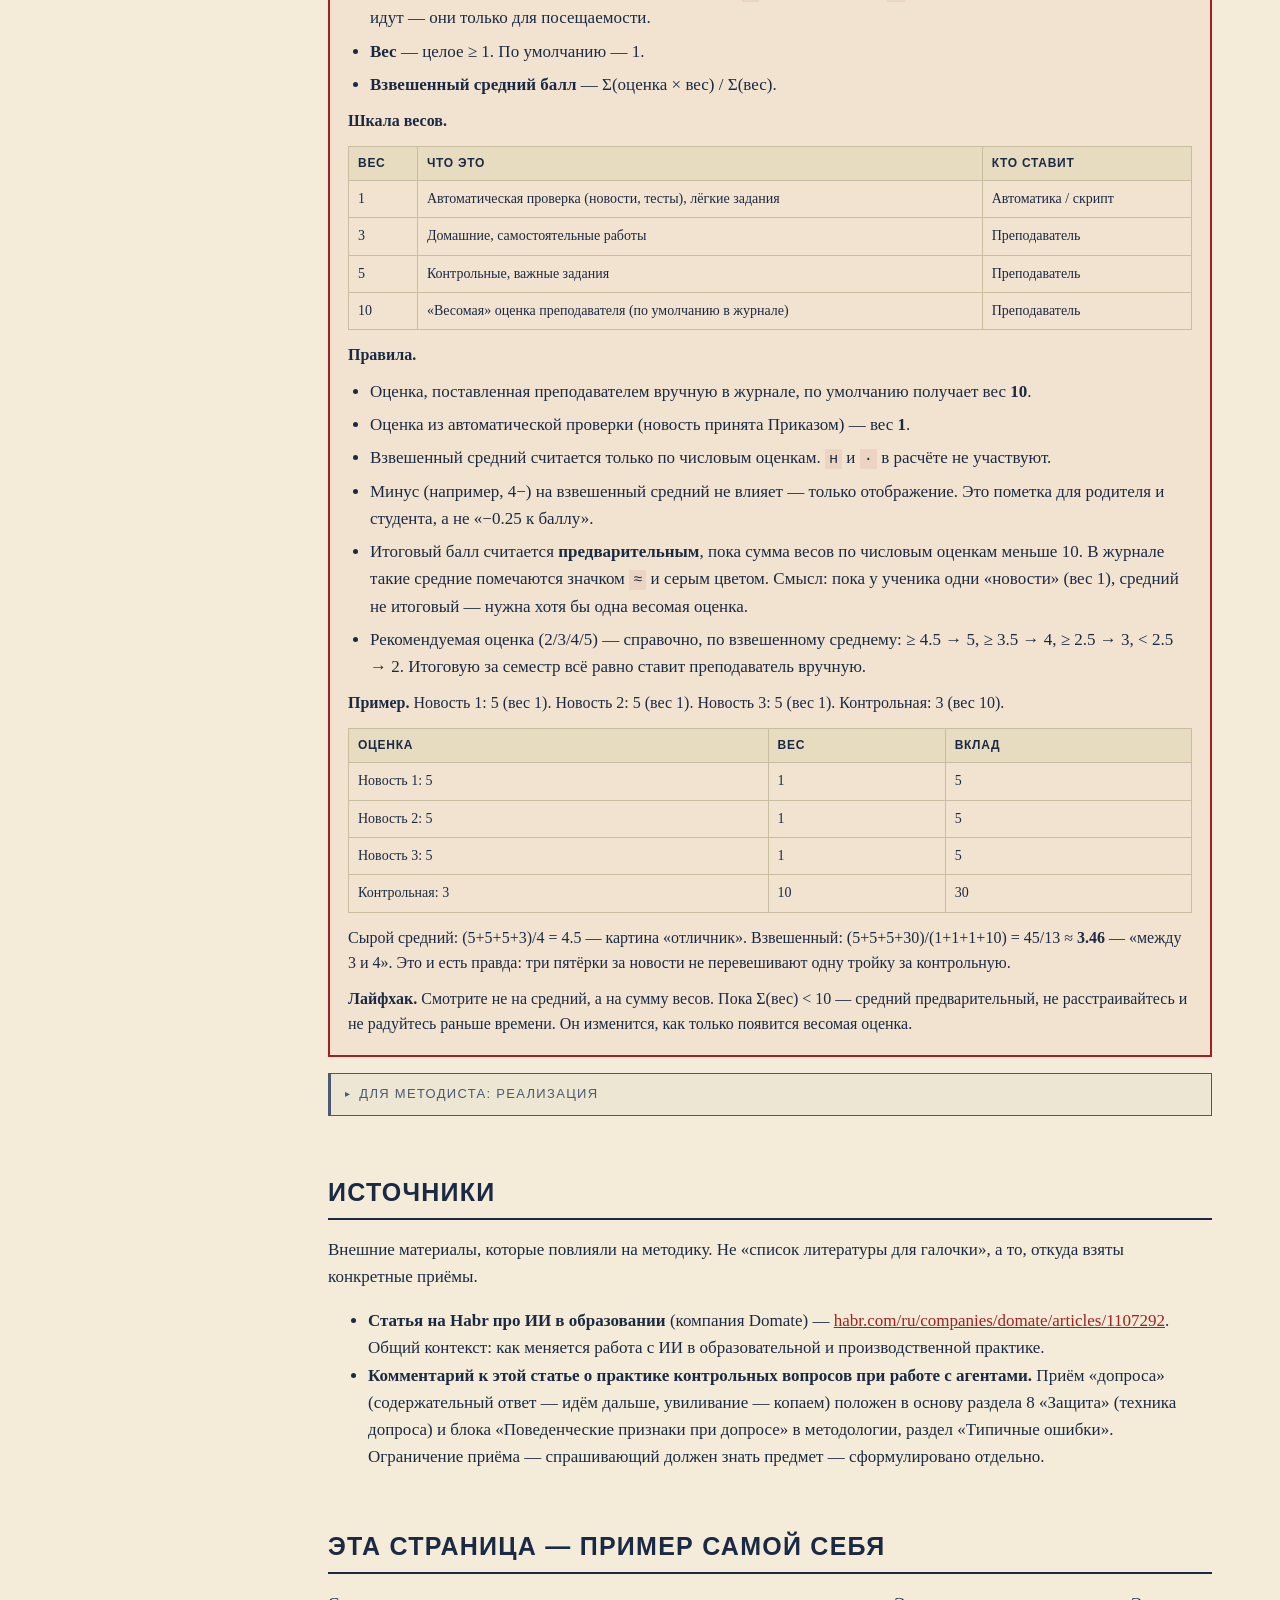
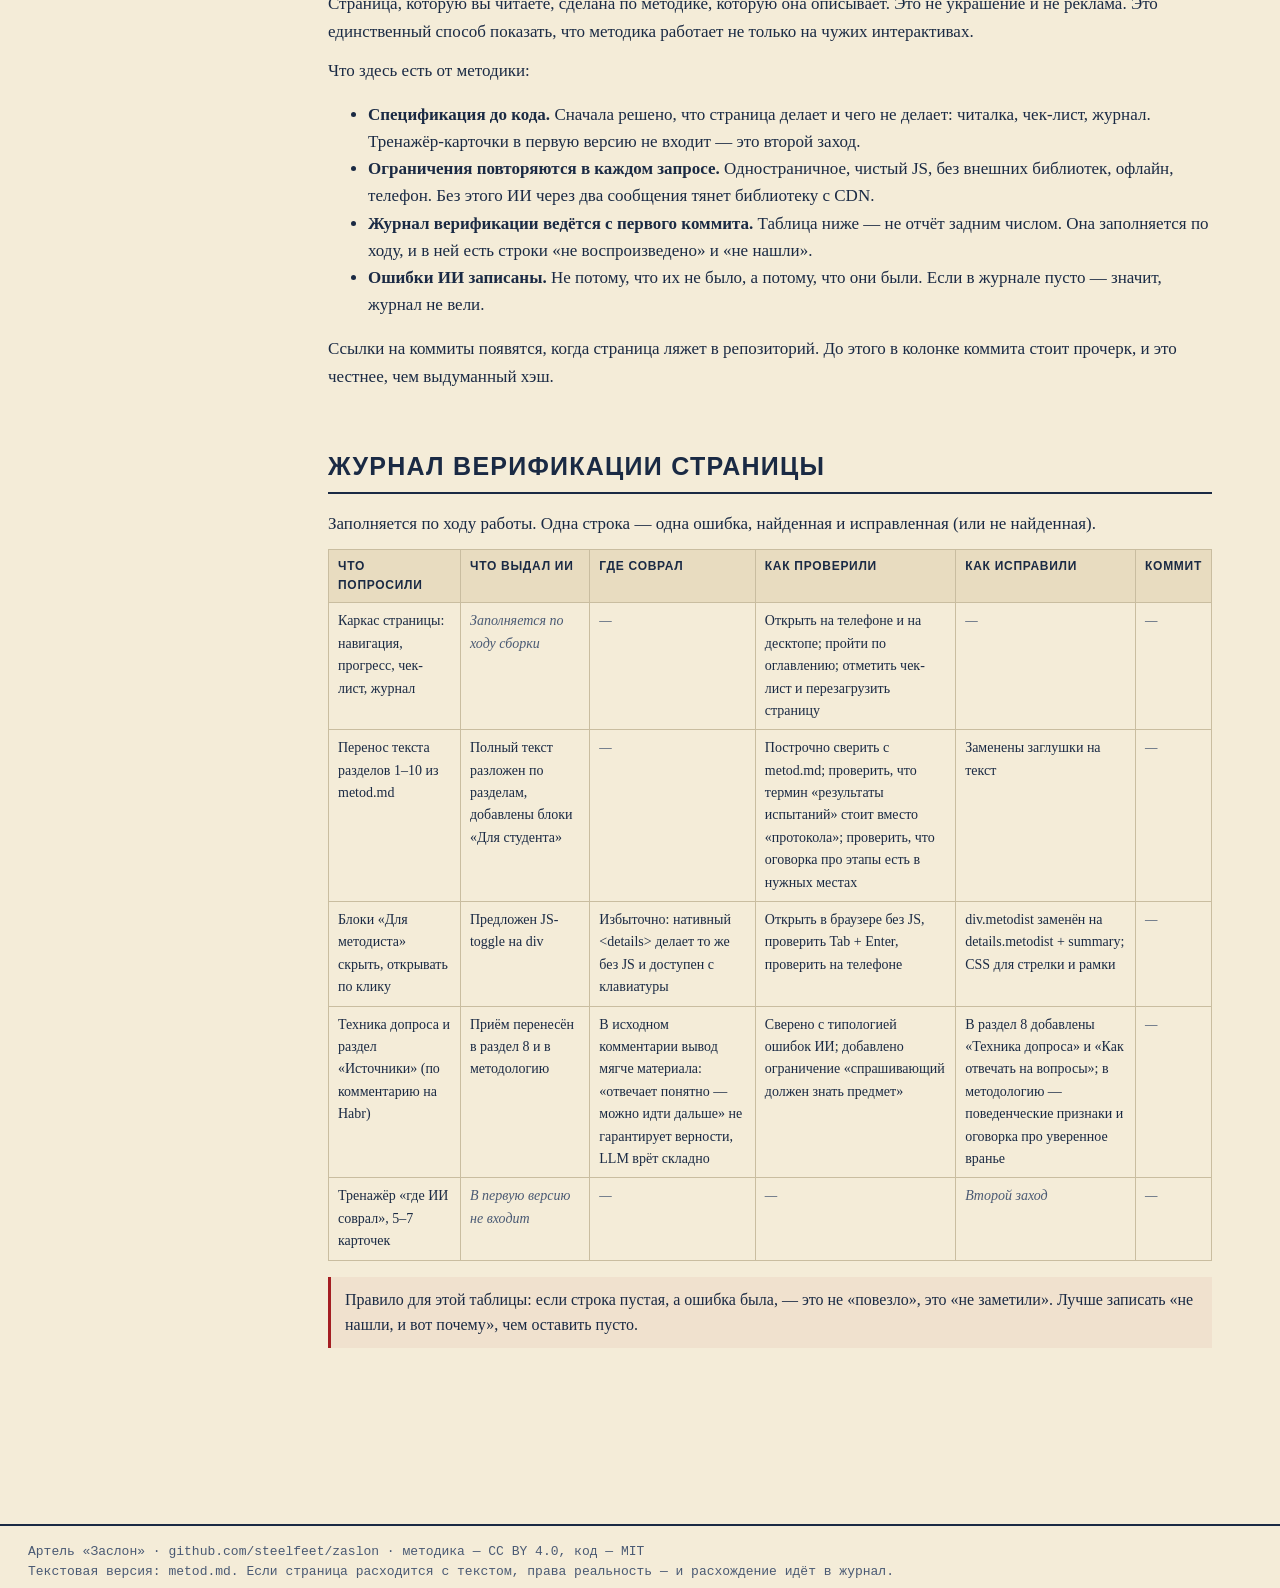
<file: metod.html>
<!DOCTYPE html>
<html lang="ru">
<head>
<meta charset="utf-8">
<meta name="viewport" content="width=device-width, initial-scale=1">
<title>Как делается программа — Артель «Заслон»</title>
<style>
  :root{
    --paper:#f4ecd8;
    --paper-dark:#e8dcc0;
    --ink:#1a2a44;
    --ink-soft:#4a5a74;
    --accent:#a41e22;
    --rule:#c9bda0;
    --ok:#2e6b3e;
    --warn:#8a5a00;
  }
  *{box-sizing:border-box}
  html{scroll-behavior:smooth}
  body{
    margin:0;
    background:var(--paper);
    color:var(--ink);
    font-family:'PT Serif', Georgia, 'Times New Roman', serif;
    font-size:17px;
    line-height:1.6;
  }
  #progress{
    position:fixed;top:0;left:0;height:3px;width:0;
    background:var(--accent);z-index:100;transition:width .1s linear;
  }
  header.masthead{
    border-bottom:2px solid var(--ink);
    padding:24px 20px 16px;
    background:var(--paper-dark);
  }
  header.masthead h1{
    font-family:'Oswald','Arial Narrow',Impact,sans-serif;
    font-size:clamp(22px,4vw,34px);
    letter-spacing:.06em;
    text-transform:uppercase;
    margin:0 0 6px;
  }
  header.masthead .sub{
    font-family:'Oswald','Arial Narrow',Impact,sans-serif;
    color:var(--ink-soft);
    letter-spacing:.12em;
    font-size:13px;
    text-transform:uppercase;
  }
  .badges{margin-top:10px;display:flex;gap:8px;flex-wrap:wrap}
  .badge{
    font-family:'Roboto Mono',Consolas,monospace;
    font-size:12px;
    border:1px solid var(--ink-soft);
    padding:2px 8px;
    color:var(--ink-soft);
  }
  .badge.accent{border-color:var(--accent);color:var(--accent)}

  .layout{display:grid;grid-template-columns:260px 1fr;gap:0;max-width:1200px;margin:0 auto}
  nav.toc{
    position:sticky;top:0;align-self:start;
    max-height:100vh;overflow-y:auto;
    padding:20px 16px 40px;
    border-right:1px solid var(--rule);
    font-family:'Oswald','Arial Narrow',Impact,sans-serif;
    font-size:14px;
    letter-spacing:.04em;
  }
  nav.toc a{
    display:block;padding:5px 0;color:var(--ink-soft);
    text-decoration:none;border-bottom:1px dotted transparent;
  }
  nav.toc a:hover{color:var(--ink);border-bottom-color:var(--rule)}
  nav.toc a.active{color:var(--accent);border-left:3px solid var(--accent);padding-left:8px;margin-left:-11px}
  nav.toc .toc-title{font-size:12px;letter-spacing:.15em;color:var(--ink-soft);margin-bottom:12px;text-transform:uppercase}

  main{padding:28px 28px 80px;min-width:0}
  section{margin-bottom:56px;scroll-margin-top:20px}
  h2{
    font-family:'Oswald','Arial Narrow',Impact,sans-serif;
    font-size:clamp(19px,2.6vw,25px);
    letter-spacing:.05em;
    text-transform:uppercase;
    border-bottom:2px solid var(--ink);
    padding-bottom:6px;margin:0 0 16px;
  }
  h3{
    font-family:'Oswald','Arial Narrow',Impact,sans-serif;
    font-size:16px;letter-spacing:.06em;text-transform:uppercase;
    color:var(--ink-soft);margin:24px 0 8px;
  }
  p{margin:0 0 12px}
  .lead{font-size:19px;color:var(--ink)}
  .note{
    border-left:3px solid var(--accent);
    background:rgba(164,30,34,.05);
    padding:10px 14px;margin:16px 0;font-size:16px;
  }
  code{
    font-family:'Roboto Mono',Consolas,monospace;
    font-size:.9em;background:rgba(26,42,68,.06);
    padding:1px 4px;
  }
  a{color:var(--accent)}
  ol.priorities{padding-left:22px}
  ol.priorities li{margin-bottom:8px}
  ol.priorities .tag{
    font-family:'Roboto Mono',Consolas,monospace;font-size:11px;
    color:var(--paper);background:var(--ink-soft);
    padding:1px 6px;margin-right:6px;vertical-align:1px;
  }
  ol.priorities li:first-child .tag{background:var(--accent)}

  /* блок «Для студента» */
  .student{
    border:2px solid var(--accent);
    background:rgba(164,30,34,.04);
    padding:14px 18px 8px;
    margin:20px 0 8px;
    position:relative;
  }
  .student::before{
    content:"Для студента";
    display:inline-block;
    font-family:'Oswald','Arial Narrow',Impact,sans-serif;
    font-size:12px;
    letter-spacing:.15em;
    text-transform:uppercase;
    color:var(--paper);
    background:var(--accent);
    padding:2px 8px;
    margin-bottom:10px;
  }
  .student p{margin:0 0 10px;font-size:16px}
  .student ul,.student ol{padding-left:22px;margin:8px 0 10px}
  .student li{margin-bottom:6px}
  .student strong{color:var(--ink)}
  .student code{background:rgba(164,30,34,.08)}

  /* блок «Для методиста» — сворачиваемый */
  details.metodist{
    border:1px solid var(--ink-soft);
    border-left:3px solid var(--ink-soft);
    background:rgba(26,42,68,.03);
    margin:16px 0;
    padding:0;
  }
  details.metodist > summary{
    cursor:pointer;
    padding:10px 14px;
    font-family:'Oswald','Arial Narrow',Impact,sans-serif;
    font-size:13px;
    letter-spacing:.1em;
    text-transform:uppercase;
    color:var(--ink-soft);
    list-style:none;
    user-select:none;
    display:flex;
    align-items:center;
    gap:8px;
  }
  details.metodist > summary::-webkit-details-marker{display:none}
  details.metodist > summary::before{
    content:"▸";
    display:inline-block;
    font-size:10px;
    line-height:1;
    transition:transform .15s ease;
  }
  details.metodist[open] > summary::before{transform:rotate(90deg)}
  details.metodist > summary:hover{color:var(--ink)}
  details.metodist[open]{
    background:rgba(26,42,68,.06);
    border-left-color:var(--ink);
  }
  details.metodist[open] > summary{color:var(--ink)}
  details.metodist > *:not(summary){
    margin-left:14px;
    margin-right:14px;
  }
  details.metodist .note{
    margin-top:8px;
    margin-bottom:10px;
  }

  ul.checklist{list-style:none;padding:0;margin:12px 0}
  ul.checklist li{
    display:flex;gap:10px;align-items:flex-start;
    padding:7px 0;border-bottom:1px dotted var(--rule);
  }
  ul.checklist input{margin-top:5px;accent-color:var(--accent);width:16px;height:16px;flex:none}
  ul.checklist label{cursor:pointer}
  ul.checklist input:checked + label{color:var(--ink-soft);text-decoration:line-through}
  .check-progress{
    font-family:'Roboto Mono',Consolas,monospace;font-size:13px;
    color:var(--ink-soft);margin-top:8px;
  }

  .table-wrap{overflow-x:auto;margin:12px 0}
  table.journal{
    border-collapse:collapse;width:100%;min-width:720px;
    font-size:14px;
  }
  table.journal th,table.journal td{
    border:1px solid var(--rule);padding:7px 9px;
    text-align:left;vertical-align:top;
  }
  table.journal th{
    background:var(--paper-dark);
    font-family:'Oswald','Arial Narrow',Impact,sans-serif;
    font-size:12px;letter-spacing:.06em;text-transform:uppercase;
  }
  table.journal td.empty{color:var(--ink-soft);font-style:italic}
  table.journal code{font-size:12px}

  footer{
    border-top:2px solid var(--ink);margin-top:40px;padding:16px 28px;
    font-size:13px;color:var(--ink-soft);
    font-family:'Roboto Mono',Consolas,monospace;
  }
  #tocToggle{display:none}

  @media (max-width:900px){
    .layout{grid-template-columns:1fr}
    nav.toc{
      position:static;max-height:none;border-right:none;
      border-bottom:1px solid var(--rule);padding:12px 20px;
    }
    nav.toc a{display:none}
    nav.toc.open a{display:block}
    #tocToggle{
      display:block;width:100%;text-align:left;
      background:var(--paper-dark);border:1px solid var(--rule);
      font-family:'Oswald','Arial Narrow',Impact,sans-serif;
      font-size:14px;letter-spacing:.1em;text-transform:uppercase;
      padding:8px 10px;color:var(--ink);cursor:pointer;
    }
    main{padding:20px 18px 60px}
  }
</style>
</head>
<body>
<div id="progress"></div>

<header class="masthead">
  <h1>Как делается программа</h1>
  <div class="sub">Работа с ИИ-ассистентом · Артель «Заслон»</div>
  <div class="badges">
    <span class="badge accent">v0.1-каркас</span>
    <span class="badge">текстовая версия: metod.md</span>
    <span class="badge">CC BY 4.0</span>
  </div>
</header>

<div class="layout">

<nav class="toc" id="toc">
  <button id="tocToggle" aria-expanded="false">Оглавление ▾</button>
  <div class="toc-title">Разделы</div>
  <a href="#intro">Что это</a>
  <a href="#s0">0. Новости ИТ — введение</a>
  <a href="#predlozheniya">Что можно сделать</a>
  <a href="#s1">1. Выбор темы</a>
  <a href="#s2_1">2.1 Система контроля версий</a>
  <a href="#s2">2.2 Спецификация до кода</a>
  <a href="#s3">3. Сценарий</a>
  <a href="#s4">4. Генерация кода</a>
  <a href="#s5">5. Поиск ошибок ИИ</a>
  <a href="#s6">6. Журнал</a>
  <a href="#s7">7. Коммиты</a>
  <a href="#s8">8. Защита</a>
  <a href="#s9">9. Когда всё сломалось</a>
  <a href="#s10">10. Что читать дальше</a>
  <a href="#s11">11. Вес оценки</a>
  <a href="#sources">Источники</a>
  <a href="#self">Эта страница — пример самой себя</a>
  <a href="#journal">Журнал верификации страницы</a>
</nav>

<main>

<section id="intro">
  <h2>Что это</h2>
  <p class="lead">Это методика создание программы, доклада, новости с ИИ-ассистентом — калькулятора, утилиты для учебной работы, игры, квиза, визуальной новеллы (сказки).</p>

  <div class="student">
    <p>Три трека, у каждого своя планка:</p>
    <ul>
      <li><strong>46 гр. (ПМ.03.01, ПМ.03.02)</strong> — pro. Модели с физическим ядром: формулы, крайние случаи, графики. Полный цикл — цель, к которой идёте.</li>
      <li><strong>36 гр. (МДК.01.04)</strong> — base. Квизы, игры, сказки, простые интерактивы. Проверка — на корректность фактов и однозначность, не на формулы.</li>
      <li><strong>26 гр. (ОАиП)</strong> — На дистанте: синтаксис руками не учим, осознанно: предмет дополнительный, интернет плохой. Но минимум — привести пример, где результат от ИИ ломается.</li>
    </ul>
    <p>Сейчас у всех — <strong>этап 1</strong>: делаете, документируете, коммитите. <code>tester.html</code> и критерии оценивания — следующий этап, не этот.</p>
  </div>

  <details class="metodist">
    <summary>Для методиста</summary>
    <div class="note">Основная цель методики — тема предмета, а не артефакт. Студент делает программу, доклад или новость по теме, и делает её с помощью ИИ. ИИ, как водится, ошибается. Студент ищет ошибку и исправляет. Не из любви к аккуратности — иначе продукт не работает. Пока ищет, читает учебник. Пока исправляет, разбирается, как устроено на самом деле. Тема входит не через зубрёжку, а через руки: сделал, сломалось, починил, понял.</div>
    <div class="note"><strong>Оговорка про этапы.</strong> Методика вводится поэтапно. Сейчас — этап 1: работа с документированием, без формальной верификации формул и без критериев оценивания. Полный цикл, описанный ниже, — цель, а не текущее требование. Где этап 1 отличается — сказано в разделе.</div>
  </details>
</section>


<section id="s0">
  <h2>0. Новости ИТ — введение</h2>

  <div class="student">
    <p>Прежде чем делать интерактив, доклад или программу, — короткий вход. Первый тип проекта — <strong>«Новости ИТ»</strong>. Не потому, что это просто. Потому что здесь видно всё то же, что и в большой работе, но на маленьком материале: умение найти источник, сформулировать свою мысль, закоммитить, получить обратную связь.</p>

    <p><strong>Что делать.</strong> Найти новость по ИТ или по информационной безопасности — не старше двух недель. Указать источник: ссылку и дату публикации. Дать свой комментарий: один-два абзаца живым литературным языком. Не «данная новость актуальна», а «я думаю, что здесь важно вот что, потому что…». Оформить в git и отправить запрос на слияние в репозиторий преподавателя (http://213.155.192.79:3001/ypv/EASvZI).</p>

    <p><strong>Зачем это.</strong> Три вещи сразу. Первая — <strong>привычка читать новости</strong> по специальности, а не только ленту. Вторая — <strong>умение формулировать мысль</strong> нормальным языком, а не телеграфным. Третья — <strong>вход в СКВ</strong> без страха: первый коммит, первый PR, первая автоматическая проверка. Это самый безопасный способ ошибиться в git.</p>

    <p><strong>Как это проверяется.</strong> Не преподаватель вручную. «<strong><a href="https://steelfeet.ru/prikaz/">Приказ</a></strong>» — система управления проектами и аттестацией — сама ловит запрос на слияние, проверяет файлы по списку требований и либо принимает автоматически, либо отклоняет с комментарием, что не так. Это первый опыт работы с автоматической проверкой: не «преподаватель посмотрел и сказал», а «правила зафиксированы и проверены».</p>

    <p><strong>Лайфхак.</strong> Прочитайте новость дважды. Первый раз — чтобы понять, о чём. Второй — чтобы понять, что в ней <strong>не</strong> сказано. Хороший комментарий часто начинается с того, чего в новости нет: какой источник промолчал, какая цифра не сходится, какая сторона не упомянута. Это не конспирология, это чтение с карандашом.</p>

    <p><strong>Лайфхак.</strong> Не начинайте комментарий с «в современном мире». Не заканчивайте «таким образом, мы видим». Это не литературный язык, это его имитация. Начните с факта: «На прошлой неделе вышло…». Закончите мыслью: «Мне кажется, это значит…». Остальное — между ними.</p>

    <p><strong>Чего не делать.</strong> Не пересказывать новость. Пересказ — не комментарий, его скрипт отличит: если в тексте нет ни одного суждения от первого лица и ни одной оценки — это не зачтётся. Не копировать пресс-релиз. Не вставлять сгенерированный ИИ текст без правки: ИИ пишет складно, но пусто, и это видно по отсутствию конкретики.</p>

    <p><strong>Требования к файлу</strong> (что проверяет скрипт):</p>
    <ul>
      <li>файл в папке <code>Новости/уч.год/номер_группы</code>, имя — <code>4-8 латинских букв.md</code>;</li>
      <li>заголовок первого уровня (<code>#</code>) — тема новости;</li>
      <li>ссылка на источник (<code>https://…</code>);</li>
      <li>дата публикации (<code>ДД.ММ.ГГГГ</code>);</li>
      <li>комментарий не короче 500 символов;</li>
      <li>в тексте есть суждение от первого лица (<code>я считаю</code>, <code>мне кажется</code>, <code>по-моему</code>);</li>
      <li>нет полного ФИО — только имя и первая буква фамилии;</li>
      <li>нет запрещённых маркеров — «в современном мире», «данная новость актуальна», «таким образом» в конце;</li>
      <li>имя запроса на слияние: Новости IT;</li>
    </ul>
    <p>Если всё в порядке — Приказ принимает PR автоматически и пишет «принято» с датой и временем. Если нет — отклоняет и пишет, какой пункт не выполнен. Исправляете — отправляете снова.</p>
    <p><strong>Оценка и вес.</strong> При приёме PR ставится <strong>5</strong> с весом <strong>1</strong>. Вес — это важность оценки при итоговом расчёте: три пятёрки за новости не перевешивают одну тройку за контрольную. Подробнее — раздел 11.</p>
  </div>

  <details class="metodist">
    <summary>Для методиста: как работает скрипт Приказа</summary>
    <p>Скрипт ловит события <code>pull_request</code> через АПИ Gogs в репозиторий преподавателя. На каждое новое открытие или обновление PR выполняет проверки и либо делает <code>merge</code> (squash), либо оставляет комментарий с указанием нарушенных пунктов и закрывает PR.</p>

    <p><strong>Схема проверки — по шагам:</strong></p>
    <table class="journal">
      <thead>
        <tr><th>№</th><th>Проверка</th><th>Что проверяется</th><th>Если не прошло</th></tr>
      </thead>
      <tbody>
        <tr><td>1</td><td>Имя коммита</td><td><code>Новости IT</code>. </td><td>Без этого имени коммита скрипт не запускается.</td></tr>
        <tr><td>2</td><td>Список файлов</td><td>Ровно один новый файл <code>.md</code> в папке <code>Новости/</code>. </td><td>Комментарий: «в PR должен быть ровно один новый файл в Новости/, без правок других файлов»</td></tr>
        <tr><td>3</td><td>Имя файла</td><td>Не содержит фамилию.</td><td>Комментарий: «Имя файла содержит фамилию»</td></tr>
        <tr><td>4</td><td>Заголовок</td><td>Первая непустая строка — <code># …</code></td><td>Комментарий: «нет заголовка первого уровня»</td></tr>
        <tr><td>5</td><td>Источник</td><td>В тексте есть <code>https://</code> или <code>http://</code> с доменом, и рядом — дата публикации (регулярка на <code>ДД.ММ.ГГГГ</code>)</td><td>Комментарий: «нужна ссылка на источник и дата публикации»</td></tr>
        <tr><td>6</td><td>Объём комментария</td><td>После вычитания заголовка и ссылок — не меньше 500 символов</td><td>Комментарий: «комментарий короче 500 символов»</td></tr>
        <tr><td>7</td><td>Личное суждение</td><td>В тексте есть хотя бы одно из: <code>я считаю</code>, <code>мне кажется</code>, <code>по-моему</code>, <code>на мой взгляд</code>, <code>я думаю</code> (регистронезависимо, с учётом словоформ)</td><td>Комментарий: «нет суждения от первого лица — это не комментарий, а пересказ»</td></tr>
        <tr><td>8</td><td>Запрещённые маркеры</td><td>Нет фраз: <code>в современном мире</code>, <code>данная новость актуальна</code>, <code>таким образом</code> (в последнем абзаце), <code>нельзя не отметить</code></td><td>Комментарий: «найдены клише: &lt;список&gt;»</td></tr>
        <tr><td>9</td><td>Персональные данные</td><td>Нет паттерна ФИО (два слова с заглавной + отчество на <code>-вич/-вна</code>), нет e-mail и телефонов</td><td>Комментарий: «в тексте найдены персональные данные — уберите или замените на имя + первая буква фамилии»</td></tr>
        <tr><td>10</td><td>Год новости</td><td>Дата публикации источника — не старше 14 дней от даты коммита</td><td>Комментарий: «новость старше двух недель»</td></tr>
      </tbody>
    </table>

    <p><strong>Псевдокод проверки:</strong></p>
    <pre style="font-family:'Roboto Mono',Consolas,monospace;font-size:12px;background:rgba(26,42,68,.06);padding:10px 14px;overflow-x:auto;line-height:1.5">
# Псевдокод проверки PR «Новости IT» в Приказе
# Событие: webhook pull_request (opened, synchronize)

on pull_request(action, pr, files, commits):
    if action not in [opened, synchronize]: return

    # 1. Имя коммита / PR — «Новости IT»
    if not contains(pr.title, "Новости IT") \
       and not any(contains(c.message, "Новости IT") for c in commits):
        return  # молча — это не наш PR

    # 2. Ровно один новый .md в папке «Новости/»
    added = [f for f in files if f.status == "added"]
    other = [f for f in files if f.status != "added"]
    if len(added) != 1:
        reject("ровно один новый файл в Новости/, без правок других файлов"); return
    if other:
        reject("нельзя менять или удалять существующие файлы"); return

    f = added[0]
    if not f.filename.startswith("Новости/") or not f.filename.endswith(".md"):
        reject("файл должен быть .md в папке Новости/"); return

    # 3. Имя файла не содержит фамилию
    name_part = basename(f.filename, ".md")
    if looks_like_surname(name_part):
        reject("имя файла содержит фамилию — используйте ник или имя+инициал"); return

    text  = fetch_content(f.filename).decoded
    lines = text.split("\n")

    # 4. Заголовок первого уровня
    if not text.lstrip().startswith("# "):
        reject("нет заголовка первого уровня"); return

    # 5. Источник: URL с доменом + дата ДД.ММ.ГГГГ на СЛЕДУЮЩЕЙ строке
    url_idx = find_line_with_url_with_domain(lines)
    if url_idx is None:
        reject("нужна ссылка на источник (https://…) с доменом"); return
    next_line = lines[url_idx + 1] if url_idx + 1 < len(lines) else ""
    if not re.match(r"^\s*\d{2}\.\d{2}\.\d{4}\s*$", next_line):
        reject("дата публикации ДД.ММ.ГГГГ должна быть на следующей строке после ссылки"); return

    # 6. Объём комментария ≥ 500 символов
    body = strip_meta(text)  # убирает "# …", URL, строку с датой, пустые строки
    if len(body) < 500:
        reject(f"комментарий короче 500 символов (сейчас {len(body)})"); return

    # 7. Личное суждение от первого лица
    markers = ["я считаю", "мне кажется", "по-моему", "на мой взгляд", "я думаю"]
    if not any(m in text.lower() for m in markers):
        reject("нет суждения от первого лица — это не комментарий, а пересказ"); return

    # 8. Запрещённые маркеры
    cliches = ["в современном мире", "данная новость актуальна", "нельзя не отметить"]
    found = [c for c in cliches if c in text.lower()]
    last_para = text.strip().split("\n\n")[-1].lower()
    if "таким образом" in last_para:
        found.append("таким образом (в последнем абзаце)")
    if found:
        reject("найдены клише: " + ", ".join(found)); return

    # 9. Персональные данные
    pii = []
    if re.search(r"\b[А-ЯЁ][а-яё]+\s+[А-ЯЁ][а-яё]+\s+[А-ЯЁ][а-яё]+(вич|вна)\b", text):
        pii.append("ФИО с отчеством")
    if re.search(r"[\w.+-]+@[\w-]+\.[\w.]+", text):
        pii.append("e-mail")
    if re.search(r"(\+7|8)[\s\-]?\(?\d{3}\)?[\s\-]?\d{3}[\s\-]?\d{2}[\s\-]?\d{2}", text):
        pii.append("телефон")
    if pii:
        reject("персональные данные: " + ", ".join(pii) + " — замените на имя + первая буква фамилии"); return

    # 10. Свежесть: дата источника не старше 14 дней от коммита
    news_date = parse_ddmmyyyy(next_line.strip())
    if news_date is None:
        reject("не удалось прочитать дату публикации"); return
    if news_date < commit_date(commits[-1]) - 14 days:
        reject(f"новость старше двух недель (от {news_date:%d.%m.%Y})"); return

    # Всё прошло — принимаем
    merge(pr, method="squash")
    comment(pr, f"Принято. {now():%d.%m.%Y %H:%M}.")
    log(pr, status="accepted", checks=10, news_date=news_date)
    </pre>

    <p><strong>Что скрипт не проверяет (и не должен):</strong></p>
    <ul>
      <li><strong>Качество мысли.</strong> Скрипт видит, что суждение есть, но не видит, умное ли оно. Это делает преподаватель — на защите или на занятии, выборочно.</li>
      <li><strong>Достоверность источника.</strong> Скрипт видит, что ссылка есть, но не проверяет, не фейк ли это. Это ответственность студента, и это первый разговор о том, что источник — не любая ссылка.</li>
      <li><strong>Литературность языка.</strong> Скрипт ловит клише по списку, но не оценивает стиль. Если студент пишет «я считаю, что это важно» без клише, но пусто — скрипт пропустит, преподаватель заметит.</li>
    </ul>

    <p><strong>Зачем так.</strong> Автоматическая проверка — не оценка. Она снимает с преподавателя рутину: наличие ссылки, объём, отсутствие ФИО, формат файла. Оценку оставляет человеку. Это и есть принцип «правила зафиксированы и проверяются автоматически» из методики — только на первом, самом простом материале.</p>

    <p><strong>Логирование.</strong> Каждый PR — строка в БД Приказа: студент, дата, результат, какие проверки не прошли (если отклонён), хэш коммита после merge. Это журнал верификации на уровне платформы — тот же принцип, что журнал в спецификации, но ведётся автоматически.</p>

    <p><strong>Ограничение.</strong> Скрипт не спасает от «ИИ написал — я отправил». Если текст сгенерирован и не отредактирован, он пройдёт по формальным признакам (ссылка есть, суждение от первого лица есть), но на занятии это видно. Мера — не ужесточение скрипта, а разговор: сгенерированный текст без правки — это не работа, это имитация работы. И на защите спросят, что именно вы имели в виду в третьем абзаце.</p>
  </details>
</section>

<section id="predlozheniya">
  <div class="student">
    <h2>Что можно сделать</h2>
    <p>Предложения, необязательные. Порядок — по убыванию приоритета: сверху то, что ближе к специальности и к реальным приборам, снизу — то, что дальше, но тоже годится.</p>
    <ol class="priorities">
      <li><span class="tag">1</span>Интерактивы по работе с конкретным прибором из ТЗИ.</li>
      <li><span class="tag">2</span>Интерактивы по любой теме предмета.</li>
      <li><span class="tag">3</span>Программы для автоматизации учебной работы.</li>
      <li><span class="tag">4</span>Программы по информационной безопасности.</li>
      <li><span class="tag">5</span>Программы по другим предметам — калькуляторы по химии или биологии, интерактивы по истории.</li>
      <li><span class="tag">6</span>Программы про хобби — в тематике steelfeet.ru в приоритете.</li>
    </ol>
    <p>Выбор — ваш. Если тема не входит в список, но вы можете объяснить, что она проверяет и откуда взято содержание, — берите её.</p>

    <p>Что это значит для вас:</p>
    <ul>
      <li><strong>46 гр.</strong> — приоритетно пункты 1–2: интерактив по прибору из ТЗИ (идеал) или по теме предмета. Пункты 3–4 — если тема ваша.</li>
      <li><strong>36 гр.</strong> — приоритетно пункты 2 и 5: квиз, игра, сказка, простой интерактив по теме. Автоматизация и ИБ — по желанию.</li>
      <li><strong>ОАиП, 2 курс</strong> — приоритетно пункты 3, 5, 6: утилита для учёбы, калькулятор, что-то про хобби. Тема — любая, которую объясните.</li>
    </ul>
    <p>Список — не программа курса, а варианты. Если тема не входит, но вы можете объяснить, что она проверяет, — берите.</p>
  </div>
</section>

<section id="s1">
  <div class="student">

  <h2>1. Выбор темы</h2>
    <p>Тема берётся из реестра — <code>tzi.md</code>, <code>itsfzoi.md</code>, <code>easvzi.md</code>, <code>oaip.md</code> — или предлагается своя. У темы есть номер, по нему строится папка. <code>4.1.400/</code> — акустический канал. Просто и без затей.</p>
    <p>Для программ, которых нет в реестре (автоматизация, калькуляторы, хобби), номер темы вы придумываете сами — короткий и понятный, чтобы через месяц вспомнить, что это. Папка всё равно нужна: без неё нет истории, а без истории нет доказательства.</p>
    <p><strong>Лайфхак.</strong> Не берите тему, которую не можете объяснить своими словами за две минуты. Без конспекта, без подглядывания. Если не получается — вы будете проверять не физику и не логику, а текст. И ИИ вас обманет. Обязательно обманет.</p>
    <p><strong>Лайфхак.</strong> Посмотрите, что уже сделано по соседним темам. Не для того, чтобы копировать, а чтобы понять уровень. Один эталон — пример. Три — система. Смотрите на три.</p>
    <p><strong>Чего не делать.</strong> Не брать тему «всё про защиту информации». Это не тема, это оглавление. Программа должна делать одну вещь: как затухает сигнал, как работает датчик, чем наводка отличается от излучения, как посчитать концентрацию. Одна вещь. Не больше.</p>

    <p>Откуда брать тему:</p>
    <ul>
      <li><strong>46 гр.</strong> — <code>tzi.md</code> (ПМ.03.01) или <code>itsfzoi.md</code> (ПМ.03.02). Номер темы — папка в Gogs: <code>ПМ.03.01/&lt;номер_темы&gt;/&lt;номер_интерактива&gt;/</code>.</li>
      <li><strong>36 гр.</strong> — <code>easvzi.md</code>. Папка: <code>МДК.01.04/&lt;номер_темы&gt;/&lt;номер_интерактива&gt;/</code>.</li>
      <li><strong>ОАиП, 2 курс</strong> — <code>oaip.md</code> или своя. Номер придумываете сами.</li>
    </ul>
    <p>Посмотрите на три соседних работы в реестре — видно, что уже сделано и на каком уровне. Тип помечен: 🟢 оригинал, 🍴 форк, 📦 архив.</p>
  </div>
</section>

<section id="s2_1">
  <h2>2.1 Система контроля версий</h2>
  <p>Использование СКВ необязательно, но крайне рекомендуется. <strong>Зачем:</strong></p>
  <ul>
    <li>Даже самые лучшие, самые продвинутые, фронтирные модели ИИ склонны к галлюцинациям. Часто это приводит к тому, что на каком-то этапе (самое неудобное, если это будет в конце работы) модель выдаст неправильный результат. С ошибкой, неработающий, поломает дизайн. Исправить это часто уже очень сложно. Кода много, много текста. Гораздо выгоднее вернуться к заведомо работающей версии и сделать заново, с учетом получившейся ошибки.</li>
    <li>История изменений, которая хранится в репозитории, сама по себе является отличным контекстом, который поможет модели быстрее и лучше работать.</li>
  </ul>
  <p>Да, можно хранить историю и в виде отдельных файлов с нумерацией версий, но представьте, как Вам работать, если этих файлов 2-3 и у каждого своя версия. А если 100? Можно, но зачем? =)</p>
  <div class="student">
    <ul>
      <li>Делаем ответвление соответствующего репозитория;</li>
      <li>в папке темы делаем вложенную папку из 3-8 случайных латинских букв. Это необходимо для предотвращения конфликтов слияния;</li>
      <li>все файлы должны быть только в этой папке;</li>
      <li><strong>имена файлов, названия коммитов не должны содержать Ваши персональные данные;</strong></li>
      <li>по окончании работы делаем запрос на слияние;</li>
    </ul>
  </div>
</section>

  <section id="s2">
  <h2>2.2 Спецификация до кода</h2>
  <p>Самый недооценённый этап. Кажется: чего тянуть, пойдём сразу к ИИ, пусть пишет. Можно. Только потом выяснится, что просили не то. А переделывать дороже, чем сформулировать.</p>
  <p>А еще это прекрасный контекст для модели. Прочитав техническое задание она в любой момент знает про что Ваш проект, какие требования к нему, Ваши заметки по реализации, поэтому:</p>
    <ul>
      <li>Создаем два файла в папке проекта: README.md и CHANGELOG.md;</li>
      <li>в README.md будет храниться техническое задание, сценарий, архитектура проекта, поэтому изначально в него все это и записываем;</li>
      <li>в CHANGELOG.md хранится история изменений проекта. Записываем в него все промты, все ручные исправления;</li>
      <li><strong>Лайфхак.</strong> После каждого этапа работы можно просить модель актуализировать README.md, а не заполнять вручную. Так-же в него заносим все нюансы, на которые вы хотит обратить внимание</li>
    </ul>

  <div class="student">
    <p>Вы вместо этих двух файлов заполняете <strong>Лист спецификации</strong>, который играет роль и ТЗ и журнала изменений.</p>
    <p><strong>Если делаете учебный интерактив,</strong> заполняется техническая часть листа — <code>template/specification_template.md</code> для pro, <code>template/specification-base.md</code> для base. Что проверяет, откуда содержание, какие сцены, какой сценарий. Для остальных программ листа пока нет, но логика та же: напишите, что программа делает, откуда взято содержание, чего она не делает.</p>
    <p><strong>Лайфхак.</strong> Пишите так, как будто объясняете человеку, который не видел ни вас, ни тему. Не «модель затухания», а «ползунок расстояния от одного до десяти метров; при увеличении расстояния уровень сигнала падает по логарифмическому закону». ИИ читает буквально. Чем точнее формулировка, тем меньше он наврёт.</p>
    <p><strong>Лайфхак.</strong> Отдельно выпишите, чего программа <strong>не</strong> делает. Это не формальность. Это страховка на защите. Спросят «а почему у вас не учтено эхо?» — откроете лист, покажете: вот, написано, осознанное упрощение. Разговор кончится, не начавшись.</p>
    <p><strong>Если делаете форк.</strong> Первый раздел листа — «0. Исходный проект»: откуда форк. Первый коммит — <code>chore: fork from &lt;модель&gt; @ &lt;тег&gt;</code>. Оценка — за дельту, не за всё подряд.</p>
    <p><strong>Чего не делать.</strong> Не писать «сделать квиз по теме». Это не задача, это жанр. Что проверяет квиз? Какие вопросы? Что считается правильным ответом? Пока этого нет, ИИ напишет что-нибудь, и вы будете проверять «нравится или не нравится» вместо «верно или неверно».</p>
  </div>
</section>

<section id="s3">
  <h2>3. Сценарий</h2>
  <p>Сценарий — не «пять экранов». Сценарий — последовательность состояний. Что видит пользователь. Что он может сделать. Что происходит после.</p>
  <p><strong>Лайфхак.</strong> Нарисуйте сцены на бумаге. Пять прямоугольников, стрелки между ними. Десять минут работы. День экономии. Бумага не галлюцинирует.</p>
  <p><strong>Лайфхак.</strong> У каждой сцены — один главный вопрос. Если вопросов два, сцена разваливается: пользователь не понимает, куда смотреть. «Здесь я двигаю расстояние и вижу, как падает сигнал» — один вопрос. «Здесь я двигаю расстояние, смотрю на график, слушаю звук и читаю текст» — четыре. И все мимо.</p>
  <p><strong>Чего не делать.</strong> Не начинать со сцены «введите ваше имя». Никому не интересно ваше имя. Вам тоже. Начинайте с проблемы: шпион за окном, сигнал уходит, надо что-то делать. Или с задачи, которую пользователь пришёл решить.</p>

  <div class="student">
    <p><strong>Если делаете утилиту</strong> — калькулятор, автоматизацию, игру — вход, развитие и результат есть у любой программы. Их и описывайте.</p>
    <ul>
      <li><strong>46 гр.</strong> — PWA, офлайн, canvas и чистый JS.</li>
      <li><strong>36 гр.</strong> — квиз, игра, сказка, простой интерактив. Вход, развитие, проверка с пояснениями после каждого ответа. В конце — тест на понимание и чек-лист конспекта.</li>
      <li><strong>ОАиП, 2 курс</strong> — вход → результат. Опишите, что пользователь вводит и что получает.</li>
    </ul>
  </div>

  <details class="metodist">
    <summary>Для методиста: драматургия учебного интерактива</summary>
    <p><strong>Если делаете учебный интерактив,</strong> драматургия фиксирована: цель на первом экране (проверяемо: «после прохождения сможете…») → актуализация → определения для тетради (блок «ЗАПИШИ В ТЕТРАДЬ», визуально отделён, 3–4 строки, это конспект, а не текст для чтения) → новая тема → применение → проверка с пояснениями и чек-листом конспекта. Этот порядок не меняется.</p>
  </details>
</section>

<section id="s4">
  <h2>4. Генерация кода</h2>
  <p>Сначала спецификация и сценарий. Потом запрос к ИИ. Не наоборот. Никогда наоборот.</p>
  <p><b>Промпт</b>. Первый промт должен содержать информацию не только о том ЧТО необходимо, но и КАК: кто делает запрос, зачем, стиль, форматы результата и т.д. Это так называемое "Обогащение контекста". Чем точнее Вы сформулируете запрос, тем более качественный результат получите.</p>
  Примеры: 
  <p>1. Я студент специальности 10.02.05 "Защита информации". Мне надо сделать программу, показывающую различие в зрении между нормальным человеком, дальтоником и животными. Формат PWA: одностраничное приложение, чистый JS, без внешних библиотек, работает офлайн. Стиль 50х-60х годов, СССР, США, пионерия, комсомол, империя. Программа предназначена для таких-же студентов, со слабыми знаниями физики и биологии, поэтому используя научные термины, делай их объяснения. В основе должна быть эта статья: https://habr.com/ru/articles/1109630/. Выдавай результат в одном файле.  </p>


  <p><strong>Лайфхак.</strong> Просите одну сцену за раз, а не всю программу. Пять маленьких запросов дают больше контроля, чем один большой. И ошибки видны сразу, а не в конце, когда всё слиплось в один ком.</p>
  <p><strong>Лайфхак.</strong> Просите ИИ объяснить, что он написал. Не для проверки кода — для того, чтобы увидеть, как он думает. Если объяснение расходится с кодом, значит, врёт. Первый признак. Дальше будет больше.</p>
  <p><strong>Чего не делать.</strong> Не просить «сделай красиво». Красиво — не задача. «Стилистика советского технического плаката, бумажный фон, Oswald для заголовков» — задача. ИИ не угадывает вкус. Он следует описанию. Описывайте.</p>



  <div class="student">
    <p><strong>После КАЖДОГО промта, после КАЖДОГО изменения кода!!!</strong> заполняем журнал работы и делаем коммит!!!</p>
    <p>Для всех — одна сцена за раз и повтор ограничений в каждом запросе. Это правило без исключений.</p>
    <ul>
      <li><strong>46 гр.</strong> — canvas, чистый JS, офлайн, телефон. Дизайн — советская техническая стилистика: бумажный фон, тёмно-синие чернила, красный акцент, Oswald / PT Serif / Roboto Mono. Без тяжёлых библиотек, без 3D, без внешних API (к погоде например!).</li>
      <li><strong>36 гр.</strong> — то же, но проще. Квиз или игра — можно без canvas.</li>
      <li><strong>ОАиП, 2 курс</strong> — офлайн особенно важно: интернет плохой, местами нет связи. Файл должен открываться с диска и работать без сети.</li>
    </ul>
  </div>
</section>

<section id="s5">
  <h2>5. Поиск ошибок ИИ</h2>
  <p>Вот здесь начинается работа. ИИ написал код. Код работает. Это ещё ничего не значит. Совсем ничего.</p>
  <p><strong>Первое — эталон.</strong> Не «работает ли», а «правильно ли». Есть формула — сверьте с учебником. Есть справочная величина — сверьте со справочником. Есть ручной расчёт — прогоните вручную и сравните. Нет формулы — сверьте поведение с тем, что знаете о предмете. Для моделей с формулами есть стенд <code>tester.html</code>: задаёте сетку, эталонную формулу, формулу из модели, допуск — он строит график «эталон против модели» и выгружает CSV. Для калькулятора по химии стенд не нужен — нужен ручной прогон десятка значений.</p>
  <p><strong>Второе — крайние случаи.</strong> Ноль. Максимум. Пустой ввод. Деление на ноль. Всё на максимуме сразу. Программа не должна ломаться, выдавать бесконечность, отрицательные значения там, где их быть не может, или «NaN» на экране. Это первое, что отваливается при демонстрации. И первое, о чём спросит преподаватель.</p>
  <p><strong>Третье — факты.</strong> Есть в программе текст, даты, имена, термины, номера ГОСТов — сверьте с источником. ИИ выдумывает «ГОСТ 12345-67», которого нет. И термин, который звучит правильно, но значит не то. Звучит правильно — не значит верно.</p>
  <p><strong>Четвёртое — телефон.</strong> Откройте на телефоне. Ползунки пальцем, кнопки нажимаются, ничего не вылезает за экран, canvas не разъезжается. Мобильная адаптация обязательна, и проверяется она руками, а не на словах.</p>
  <p><strong>Лайфхак.</strong> Типология ошибок ИИ — в <code>template/specification-base.md</code>, раздел про типичные ошибки. Держите её перед глазами, когда проверяете. Не «ищите, что не так» — «проверьте по списку». Список короче интуиции. И надёжнее.</p>
  <p><strong>Лайфхак.</strong> Попробуйте обмануть ИИ, не согласитесь с заведомо верным результатом. Пусть он докажет свою правоту.</p>
  <p><strong>Чего не делать.</strong> Не принимать «работает» за «правильно». Это разные вещи. Разница между ними — ваша оценка.</p>

  <div class="student">
    <p><strong>После КАЖДОГО промта, после КАЖДОГО изменения кода, после каждой проверки фактов!!!</strong> заполняем журнал работы и делаем коммит!!!</p>
    <p><strong>Лайфхак.</strong> Проверяйте на одногруппнике. Он не знает, что вы хотели сделать. Он увидит то, что видит пользователь. Спросит «а что здесь нажать?» — вы уже нашли ошибку. Если одногруппника нет — отложите на день и посмотрите сами. Свежий взгляд работает почти так же.</p>
    <ul>
      <li><strong>46 гр.</strong> — <code>tester.html</code> на этапе 1 не нужен, он для этапа 2. Сейчас: формула по учебнику, крайние случаи вручную, факты по учебнику, телефон.</li>
      <li><strong>36 гр.</strong> — формулы не проверяем, <code>tester</code> не нужен. Факты по учебнику, однозначность формулировок, обратная связь объясняет закон, а не констатирует факт.</li>
      <li><strong>ОАиП, 2 курс</strong> — минимум: привести пример, где результат от ИИ ломается. «Вот здесь ИИ наврал, вот как я понял» — этого достаточно.</li>
    </ul>
  </div>

  <h3>Чек-лист проверки</h3>
  <p>Отмечайте по ходу. Сохраняется в браузере, можно вернуться.</p>
  <ul class="checklist" id="checklist">
    <li><input type="checkbox" id="c1"><label for="c1">Сверил с эталоном: учебник, справочник, ручной расчёт или ручной прогон.</label></li>
    <li><input type="checkbox" id="c2"><label for="c2">Проверил крайние случаи: ноль, максимум, пустой ввод. Программа не ломается, не выдаёт бесконечность и отрицательные значения там, где их быть не может.</label></li>
    <li><input type="checkbox" id="c3"><label for="c3">Проверил факты: даты, имена, термины, номера ГОСТов. Каждый — по источнику, не по памяти.</label></li>
    <li><input type="checkbox" id="c4"><label for="c4">Открыл на телефоне: ползунки пальцем, ничего не вылезает за экран, кнопки нажимаются.</label></li>
    <li><input type="checkbox" id="c5"><label for="c5">Записал в журнал хотя бы одну ошибку ИИ: что попросил, где соврал, как проверил, как исправил, коммит.</label></li>
  </ul>
  <div class="check-progress" id="checkProgress">Отмечено: 0 из 5</div>
</section>

<section id="s6">
  <h2>6. Журнал</h2>
  <div class="student">
    <p>Журнал — не отчёт. Журнал — доказательство. Вы нашли ошибку ИИ, исправили, зафиксировали. Вот что отличает работу от «ИИ написал, я скопировал».</p>
    <p>Формат простой. Что попросили. Что ИИ выдал. Где соврал. Как проверили. Как исправили. Хэш или имя коммита.</p>
    <p><strong>Для этапа 1 — облегчённая версия.</strong> Полная верификация формул ещё не требуется. Но колонка «что проверил и где ИИ ошибся» обязательна. Это рефлексия, а не формальный этап. Без неё журнал выродится в летопись «что ИИ сказал».</p>
    <p><strong>Лайфхак.</strong> Заполняйте по ходу, а не в конце. В конце вы уже не помните, что исправляли. Напишете «исправил формулу» вместо «заменил линейное затухание на логарифмическое: на десяти метрах расхождение стало сорок дБ». Первое ничего не доказывает. Второе доказывает всё.</p>
    <p><strong>Лайфхак.</strong> Одна строка журнала — один коммит. Не «сделал кучу правок», а «вот эта правка, вот этот коммит». Преподаватель откроет коммит и увидит: да, исправлено. А не переписано заново.</p>
    <p><strong>Чего не делать.</strong> Не писать «ИИ ошибся, я исправил». Это не журнал. Это отписка. Где ошибся? В чём? Как поняли, что ошибка? Что стало после?</p>

    <ul>
      <li><strong>46 гр.</strong> — полный формат: что попросил / что выдал / где соврал / как проверил / как исправил / коммит. Одна строка — один коммит.</li>
      <li><strong>36 гр.</strong> — облегчённый. Колонка «что проверил и где ИИ ошибся» обязательна.</li>
      <li><strong>ОАиП, 2 курс</strong> — облегчённый. Колонка «где ИИ ошибся» обязательна. Этого достаточно на этапе 1.</li>
    </ul>
    <p>Поле автора — имя и первая буква фамилии, не полное ФИО.</p>
  </div>
</section>

<section id="s7">
  <h2>7. Коммиты</h2>
  <p>Коммит — не «сохранить». Коммит — зафиксировать: что изменилось и почему.</p>
  <p><strong>Лайфхак.</strong> Сообщение коммита отвечает на вопрос «что теперь работает иначе». Не «fix». Не «update». Не «правки». А «fix: заменил линейное затухание на логарифмическое» или «feat: добавил сцену с результатами испытаний». Через месяц вы сами себе скажете спасибо. И это будет искренне.</p>
  <p><strong>Лайфхак.</strong> Один коммит — одно логическое изменение. Добавили сцену — коммит. Исправили формулу — коммит. Покрасили кнопку — коммит. Не смешивайте. Сломается — не найдёте, где.</p>
  <p><strong>Если делаете форк.</strong> Первый коммит — <code>chore: fork from &lt;модель&gt; @ &lt;тег&gt;</code>. Дальше — свои изменения, каждое отдельно.</p>
  <p><strong>Пометка про терминологию.</strong> В интерактивных моделях сцену с итогом называть «Результаты испытаний», а не «Протокол испытаний». В дисциплине ИБ «протокол» — это сетевой или криптографический протокол, и сталкивать два смысла в одном экране нельзя. В административных документах «протокол» уместен.</p>
  <p><strong>Чего не делать.</strong> Не коммитить каждые пять минут. Коммит — не автосохранение. Коммит — веха, к которой можно вернуться.</p>

  <div class="student">
    <ul>
      <li>Ветка <code>feature/&lt;имя&gt;-&lt;тема&gt;</code>. Слияние через PR, squash. Теги: <code>v0.1-spec</code>, <code>v0.2-tested</code>, <code>v1.0-ready</code>.</li>
      <li>Форк: первый коммит <code>chore: fork from &lt;модель&gt; @ &lt;тег&gt;</code>.</li>
      <li>Отдельные файлы версий (<code>001.html</code>, <code>002.html</code>) запрещены. История — в git, не в именах файлов.</li>
      <li>Студенты форкают только в Gogs, GitHub не трогают. GitHub — внешний контур преподавателя.</li>
      <li>Полное ФИО в коммитах и сообщениях не пишем. Только имя и первая буква фамилии.</li>
    </ul>
  </div>
</section>

<section id="s8">
  <h2>8. Защита</h2>
  <div class="student">
    <p>Защита — не пересказ сделанного. Защита — ответ на вопрос, что вы поняли.</p>
    <p><strong>Главный вопрос:</strong> «Какую ошибку ИИ ты искал и почему именно эту?» Не «что ты сделал». А «что ты проверял и как понял, что проверил правильно». Ответ «я проверил всё» означает: не проверял ничего.</p>
    <p><strong>Техника допроса.</strong> Один вопрос — не проверка. Серия: «этот случай ты как обработал?», «а это учёл?», «почему так, а не иначе?». Содержательный ответ — идём дальше. Общий ответ, оправдание, смена темы — сигнал копать. Приём тот же, что у руководителя с сотрудником: код целиком не читают, проверяют понимание вопросами. Но у приёма есть граница: он работает, когда спрашивающий знает предмет. Поэтому на этапе 1 вопросы задаёт преподаватель, а студент учится их задавать — это навык, а не бесплатное приложение к защите.</p>
    <p><strong>Лайфхак.</strong> Приготовьте три ответа заранее. Одну ошибку, которую нашли. Одну, которую не нашли сразу. Одну, которую не нашли вообще, если такая есть. Честность про третью сильнее, чем «всё проверил».</p>
    <p><strong>Лайфхак.</strong> Покажите не только то, что работает, но и то, что упрощено. «Здесь я не учитываю эхо: для демонстрации закона обратных квадратов это не нужно». Сразу видно: человек понимает границы модели. А не скопировал код.</p>
    <p><strong>Чего не делать.</strong> Не читать с листа. Не пересказывать сценарий. Не защищать красоту. Защищайте понимание. Остальное — приложение.</p>

    <p>Три ответа на защите — у всех:</p>
    <ol>
      <li>Одну ошибку ИИ, которую нашли и исправили.</li>
      <li>Одну, которую не нашли сразу.</li>
      <li>Одну, которую не нашли вообще, если такая есть. Честность про третью сильнее, чем «всё проверил».</li>
    </ol>
    <ul>
      <li><strong>46 гр.</strong> — покажите, что упрощено в модели: «эхо не учитываю, для закона обратных квадратов не нужно». Это видно, что человек понимает границы.</li>
      <li><strong>36 гр.</strong> — покажите, что проверили по учебнику и как поняли, что факт верный.</li>
      <li><strong>ОАиП, 2 курс</strong> — покажите пример, где результат от ИИ ломается. Это минимум.</li>
    </ul>

    <p><strong>Как отвечать на вопросы.</strong> Вопросы на защите — не экзамен, а проверка понимания. Отвечайте конкретно: что сделал, почему так, что проверил. Если не знаете — скажите «не знаю, не проверял». Это лучше, чем увиливать: увиливание видно, и оно означает «здесь надо копать». Уверенный ответ — не то же самое, что верный. Складно объяснить можно и ошибку.</p>
  </div>
</section>

<section id="s9">
  <h2>9. Когда всё сломалось</h2>
  <p>Сломается обязательно. Ползунок не влияет на картинку. Анимация не останавливается. На телефоне всё разъезжается. Кнопка не нажимается. Это не провал. Это работа.</p>
  <p><strong>Лайфхак.</strong> Сначала локализуйте. Это данные, логика или отображение? Ползунок двигается, цифра не меняется — проблема в том, как вы читаете значение. Цифра меняется, картинка нет — проблема в отрисовке. И то и другое работает, а на телефоне нет — проблема в CSS.</p>
  <p><strong>Лайфхак (пример из интерактивов).</strong> Проверьте, не считывается ли значение один раз при входе в сцену. Классика: <code>const dist = ...</code> вместо <code>render() { const dist = ... }</code>. Мы на этой ошибке сидели дважды. В электромагнитном канале. И в опыте Герца. Не повторяйте наш путь.</p>
  <p><strong>Лайфхак (пример из интерактивов).</strong> Анимация залипает после перехода между сценами — вы не отменяете <code>requestAnimationFrame</code>. Один <code>stopAnim()</code> в <code>showScene()</code>. И порядок.</p>
  <p><strong>Чего не делать.</strong> Не переписывать всё заново, когда сломалась одна вещь. Найдите её. Исправьте. Проверьте. Переписывание — не ремонт. Это побег.</p>

  <div class="student">
    <p>Первое, что ломается у всех, — значение считывается один раз при входе в сцену. Это не гипотеза, это наш опыт: на этой ошибке сидели дважды. Проверяйте первым делом.</p>
    <p>Второе — анимация залипает после перехода между сценами. Один <code>stopAnim()</code> в <code>showScene()</code>, и порядок.</p>
    <p>Третье — на телефоне всё разъезжается. Откройте и потрогайте пальцем. Если не открывается — значит, не проверяли.</p>
  </div>
</section>

<section id="s10">
  <h2>10. Что читать дальше</h2>
  <p><code>metod.md</code> — этот файл, текстовая версия. <code>template/specification_template.md</code> — лист спецификации pro. <code>template/specification-base.md</code> — лист base и критерии для base-интерактивов (для остальных программ критериев пока нет, и это честно сказано). <code>tester.html</code> — стенд проверки физики для моделей с формулами. Реестры — <code>tzi.md</code>, <code>itsfzoi.md</code>, <code>easvzi.md</code>, <code>oaip.md</code> — что уже сделано.</p>
  <p>HTML-версия этой страницы сделана по этой же методике и содержит свой журнал верификации — как пример, а не как украшение.</p>
  <p>Если что-то в этом файле расходится с тем, что вы видите в репозитории, — права реальность. Файл живой. Как и методика.</p>

  <div class="student">
    <ul>
      <li><strong>46 гр.</strong> — <code>tzi.md</code>, <code>itsfzoi.md</code>, <code>template/specification_template.md</code>, <code>tester.html</code> (этап 2).</li>
      <li><strong>36 гр.</strong> — <code>easvzi.md</code>, <code>template/specification-base.md</code>.</li>
      <li><strong>ОАиП, 2 курс</strong> — <code>oaip.md</code>.</li>
    </ul>
  </div>

  <details class="metodist">
    <summary>Для методиста: methodology.md</summary>
    <p><code>methodology.md</code> — зачем всё это и как оценивается.</p>
  </details>
</section>


<section id="s11">
  <h2>11. Вес оценки</h2>

  <div class="student">
    <p>Оценки бывают разной важности. Пятёрка за новость и тройка за контрольную — не одно и то же. Если считать их наравне, получается обман: три пятёрки за новости «перевешивают» тройку за контрольную, и в среднем выходит «отличник», которого нет.</p>
    <p>Поэтому у каждой оценки есть <strong>вес</strong> — целое число от 1 и выше. Он показывает, насколько оценка важна при итоговом расчёте. Чем важнее работа, тем больше вес.</p>

    <p><strong>Термины.</strong></p>
    <ul>
      <li><strong>Оценка</strong> — числовая: 2, 3, 4, 5. Буквенные отметки <code>н</code> (отсутствовал) и <code>·</code> (присутствовал) в расчёт среднего не идут — они только для посещаемости.</li>
      <li><strong>Вес</strong> — целое ≥ 1. По умолчанию — 1.</li>
      <li><strong>Взвешенный средний балл</strong> — Σ(оценка × вес) / Σ(вес).</li>
    </ul>

    <p><strong>Шкала весов.</strong></p>
    <div class="table-wrap">
      <table class="journal">
        <thead>
          <tr><th>Вес</th><th>Что это</th><th>Кто ставит</th></tr>
        </thead>
        <tbody>
          <tr><td>1</td><td>Автоматическая проверка (новости, тесты), лёгкие задания</td><td>Автоматика / скрипт</td></tr>
          <tr><td>3</td><td>Домашние, самостоятельные работы</td><td>Преподаватель</td></tr>
          <tr><td>5</td><td>Контрольные, важные задания</td><td>Преподаватель</td></tr>
          <tr><td>10</td><td>«Весомая» оценка преподавателя (по умолчанию в журнале)</td><td>Преподаватель</td></tr>
        </tbody>
      </table>
    </div>

    <p><strong>Правила.</strong></p>
    <ul>
      <li>Оценка, поставленная преподавателем вручную в журнале, по умолчанию получает вес <strong>10</strong>.</li>
      <li>Оценка из автоматической проверки (новость принята Приказом) — вес <strong>1</strong>.</li>
      <li>Взвешенный средний считается только по числовым оценкам. <code>н</code> и <code>·</code> в расчёте не участвуют.</li>
      <li>Минус (например, 4−) на взвешенный средний не влияет — только отображение. Это пометка для родителя и студента, а не «−0.25 к баллу».</li>
      <li>Итоговый балл считается <strong>предварительным</strong>, пока сумма весов по числовым оценкам меньше 10. В журнале такие средние помечаются значком <code>≈</code> и серым цветом. Смысл: пока у ученика одни «новости» (вес 1), средний не итоговый — нужна хотя бы одна весомая оценка.</li>
      <li>Рекомендуемая оценка (2/3/4/5) — справочно, по взвешенному среднему: ≥ 4.5 → 5, ≥ 3.5 → 4, ≥ 2.5 → 3, &lt; 2.5 → 2. Итоговую за семестр всё равно ставит преподаватель вручную.</li>
    </ul>

    <p><strong>Пример.</strong> Новость 1: 5 (вес 1). Новость 2: 5 (вес 1). Новость 3: 5 (вес 1). Контрольная: 3 (вес 10).</p>
    <div class="table-wrap">
      <table class="journal">
        <thead>
          <tr><th>Оценка</th><th>Вес</th><th>Вклад</th></tr>
        </thead>
        <tbody>
          <tr><td>Новость 1: 5</td><td>1</td><td>5</td></tr>
          <tr><td>Новость 2: 5</td><td>1</td><td>5</td></tr>
          <tr><td>Новость 3: 5</td><td>1</td><td>5</td></tr>
          <tr><td>Контрольная: 3</td><td>10</td><td>30</td></tr>
        </tbody>
      </table>
    </div>
    <p>Сырой средний: (5+5+5+3)/4 = 4.5 — картина «отличник». Взвешенный: (5+5+5+30)/(1+1+1+10) = 45/13 ≈ <strong>3.46</strong> — «между 3 и 4». Это и есть правда: три пятёрки за новости не перевешивают одну тройку за контрольную.</p>

    <p><strong>Лайфхак.</strong> Смотрите не на средний, а на сумму весов. Пока Σ(вес) &lt; 10 — средний предварительный, не расстраивайтесь и не радуйтесь раньше времени. Он изменится, как только появится весомая оценка.</p>
  </div>

  <details class="metodist">
    <summary>Для методиста: реализация</summary>
    <p><strong>Хранение.</strong> В таблице оценок — поля <code>grade</code> (2/3/4/5 или NULL для <code>н</code>/<code>·</code>) и <code>weight</code> (int, default 1). Для оценок, поставленных вручную, <code>weight</code> проставляется 10 в момент вставки. Для автоматических — 1.</p>

    <p><strong>Расчёт.</strong> Взвешенный средний считается на лету, не хранится:</p>
    <pre style="font-family:'Roboto Mono',Consolas,monospace;font-size:12px;background:rgba(26,42,68,.06);padding:10px 14px;overflow-x:auto;line-height:1.5">
SELECT
  SUM(g.grade * g.weight)::float / NULLIF(SUM(g.weight), 0) AS weighted_avg,
  SUM(g.weight) AS sum_weight
FROM grades g
WHERE g.student_id = $1
  AND g.grade IS NOT NULL;   -- н и · не считаются</pre>

    <p><strong>Предварительность.</strong> Если <code>sum_weight &lt; min_weight_for_final</code> (по умолчанию 10) — в журнале средний помечается <code>≈</code>, цвет серый. Константа вынесена в настройки, чтобы можно было менять без правки кода: для 46-й группы с крупными проектами минимум может быть 20, для 26-й — 5.</p>

    <p><strong>Рекомендуемая оценка.</strong> Функция <code>recommend(weighted_avg)</code> возвращает 2/3/4/5 по порогам. Отображается справочно рядом с взвешенным средним. Не заменяет итоговую — её ставит преподаватель.</p>

    <p><strong>Почему минус не влияет.</strong> Варианты были: «4− = 3.75», «4− = 4 с пометкой», «4− = 4, пометка только в отображении». Выбран третий — простой, предсказуемый, и родителю проще объяснить: «минус — это сигнал, а не штраф». Если понадобится штраф — вводится отдельно как явная оценка с весом, а не через модификатор.</p>

    <p><strong>Почему Σ(вес) ≥ 10.</strong> Порог 10 = одна «весомая» оценка преподавателя. Смысл: пока у студента только автоматические проверки, средний не итоговый. Это защита от ситуации «три пятёрки за новости, и уже отличник». Порог может быть изменён для трека, но не отменён — иначе методика весов теряет смысл.</p>
  </details>
</section>


<section id="sources">
  <h2>Источники</h2>
  <p>Внешние материалы, которые повлияли на методику. Не «список литературы для галочки», а то, откуда взяты конкретные приёмы.</p>
  <ul>
    <li><strong>Статья на Habr про ИИ в образовании</strong> (компания Domate) — <a href="https://habr.com/ru/companies/domate/articles/1107292/" target="_blank" rel="noopener">habr.com/ru/companies/domate/articles/1107292</a>. Общий контекст: как меняется работа с ИИ в образовательной и производственной практике.</li>
    <li><strong>Комментарий к этой статье о практике контрольных вопросов при работе с агентами.</strong> Приём «допроса» (содержательный ответ — идём дальше, увиливание — копаем) положен в основу раздела 8 «Защита» (техника допроса) и блока «Поведенческие признаки при допросе» в методологии, раздел «Типичные ошибки». Ограничение приёма — спрашивающий должен знать предмет — сформулировано отдельно.</li>
  </ul>
</section>

<section id="self">
  <h2>Эта страница — пример самой себя</h2>
  <p>Страница, которую вы читаете, сделана по методике, которую она описывает. Это не украшение и не реклама. Это единственный способ показать, что методика работает не только на чужих интерактивах.</p>
  <p>Что здесь есть от методики:</p>
  <ul>
    <li><strong>Спецификация до кода.</strong> Сначала решено, что страница делает и чего не делает: читалка, чек-лист, журнал. Тренажёр-карточки в первую версию не входит — это второй заход.</li>
    <li><strong>Ограничения повторяются в каждом запросе.</strong> Одностраничное, чистый JS, без внешних библиотек, офлайн, телефон. Без этого ИИ через два сообщения тянет библиотеку с CDN.</li>
    <li><strong>Журнал верификации ведётся с первого коммита.</strong> Таблица ниже — не отчёт задним числом. Она заполняется по ходу, и в ней есть строки «не воспроизведено» и «не нашли».</li>
    <li><strong>Ошибки ИИ записаны.</strong> Не потому, что их не было, а потому, что они были. Если в журнале пусто — значит, журнал не вели.</li>
  </ul>
  <p>Ссылки на коммиты появятся, когда страница ляжет в репозиторий. До этого в колонке коммита стоит прочерк, и это честнее, чем выдуманный хэш.</p>
</section>

<section id="journal">
  <h2>Журнал верификации страницы</h2>
  <p>Заполняется по ходу работы. Одна строка — одна ошибка, найденная и исправленная (или не найденная).</p>
  <div class="table-wrap">
    <table class="journal">
      <thead>
        <tr>
          <th>Что попросили</th>
          <th>Что выдал ИИ</th>
          <th>Где соврал</th>
          <th>Как проверили</th>
          <th>Как исправили</th>
          <th>Коммит</th>
        </tr>
      </thead>
      <tbody>
        <tr>
          <td>Каркас страницы: навигация, прогресс, чек-лист, журнал</td>
          <td class="empty">Заполняется по ходу сборки</td>
          <td class="empty">—</td>
          <td>Открыть на телефоне и на десктопе; пройти по оглавлению; отметить чек-лист и перезагрузить страницу</td>
          <td class="empty">—</td>
          <td class="empty">—</td>
        </tr>
        <tr>
          <td>Перенос текста разделов 1–10 из metod.md</td>
          <td>Полный текст разложен по разделам, добавлены блоки «Для студента»</td>
          <td class="empty">—</td>
          <td>Построчно сверить с metod.md; проверить, что термин «результаты испытаний» стоит вместо «протокола»; проверить, что оговорка про этапы есть в нужных местах</td>
          <td>Заменены заглушки на текст</td>
          <td class="empty">—</td>
        </tr>
        <tr>
          <td>Блоки «Для методиста» скрыть, открывать по клику</td>
          <td>Предложен JS-toggle на div</td>
          <td>Избыточно: нативный &lt;details&gt; делает то же без JS и доступен с клавиатуры</td>
          <td>Открыть в браузере без JS, проверить Tab + Enter, проверить на телефоне</td>
          <td>div.metodist заменён на details.metodist + summary; CSS для стрелки и рамки</td>
          <td class="empty">—</td>
        </tr>
        <tr>
          <td>Техника допроса и раздел «Источники» (по комментарию на Habr)</td>
          <td>Приём перенесён в раздел 8 и в методологию</td>
          <td>В исходном комментарии вывод мягче материала: «отвечает понятно — можно идти дальше» не гарантирует верности, LLM врёт складно</td>
          <td>Сверено с типологией ошибок ИИ; добавлено ограничение «спрашивающий должен знать предмет»</td>
          <td>В раздел 8 добавлены «Техника допроса» и «Как отвечать на вопросы»; в методологию — поведенческие признаки и оговорка про уверенное вранье</td>
          <td class="empty">—</td>
        </tr>
        <tr>
          <td>Тренажёр «где ИИ соврал», 5–7 карточек</td>
          <td class="empty">В первую версию не входит</td>
          <td class="empty">—</td>
          <td class="empty">—</td>
          <td class="empty">Второй заход</td>
          <td class="empty">—</td>
        </tr>
      </tbody>
    </table>
  </div>
  <div class="note">Правило для этой таблицы: если строка пустая, а ошибка была, — это не «повезло», это «не заметили». Лучше записать «не нашли, и вот почему», чем оставить пусто.</div>
</section>

</main>
</div>

<footer>
  Артель «Заслон» · github.com/steelfeet/zaslon · методика — CC BY 4.0, код — MIT<br>
  Текстовая версия: metod.md. Если страница расходится с текстом, права реальность — и расхождение идёт в журнал.
</footer>

<script>
(function(){
  'use strict';

  var bar = document.getElementById('progress');
  function updateProgress(){
    var h = document.documentElement;
    var max = h.scrollHeight - h.clientHeight;
    var p = max > 0 ? (h.scrollTop / max) * 100 : 0;
    bar.style.width = p + '%';
  }
  window.addEventListener('scroll', updateProgress, {passive:true});
  window.addEventListener('resize', updateProgress);
  updateProgress();

  var toggle = document.getElementById('tocToggle');
  var toc = document.getElementById('toc');
  toggle.addEventListener('click', function(){
    var open = toc.classList.toggle('open');
    toggle.setAttribute('aria-expanded', open ? 'true' : 'false');
    toggle.textContent = open ? 'Оглавление ▴' : 'Оглавление ▾';
  });
  toc.addEventListener('click', function(e){
    if (e.target.tagName === 'A' && window.innerWidth <= 900){
      toc.classList.remove('open');
      toggle.setAttribute('aria-expanded','false');
      toggle.textContent = 'Оглавление ▾';
    }
  });

  var links = Array.prototype.slice.call(toc.querySelectorAll('a'));
  var byId = {};
  links.forEach(function(a){
    var id = a.getAttribute('href').slice(1);
    byId[id] = a;
  });
  var sections = Array.prototype.slice.call(document.querySelectorAll('main section'));
  if ('IntersectionObserver' in window){
    var io = new IntersectionObserver(function(entries){
      entries.forEach(function(entry){
        var a = byId[entry.target.id];
        if (!a) return;
        if (entry.isIntersecting){
          links.forEach(function(l){ l.classList.remove('active'); });
          a.classList.add('active');
        }
      });
    }, {rootMargin:'-20% 0px -70% 0px', threshold:0});
    sections.forEach(function(s){ io.observe(s); });
  }

  var KEY = 'zaslon-metod-checklist-v1';
  var boxes = Array.prototype.slice.call(document.querySelectorAll('#checklist input'));
  var counter = document.getElementById('checkProgress');

  function save(){
    var state = {};
    boxes.forEach(function(b){ state[b.id] = b.checked; });
    try { localStorage.setItem(KEY, JSON.stringify(state)); } catch(e){}
    var n = boxes.filter(function(b){ return b.checked; }).length;
    counter.textContent = 'Отмечено: ' + n + ' из ' + boxes.length;
  }

  function load(){
    try {
      var raw = localStorage.getItem(KEY);
      if (!raw) return;
      var state = JSON.parse(raw);
      boxes.forEach(function(b){
        if (state[b.id]) b.checked = true;
      });
    } catch(e){}
  }

  boxes.forEach(function(b){ b.addEventListener('change', save); });
  load();
  save();
})();
</script>
</body>
</html>
</file>
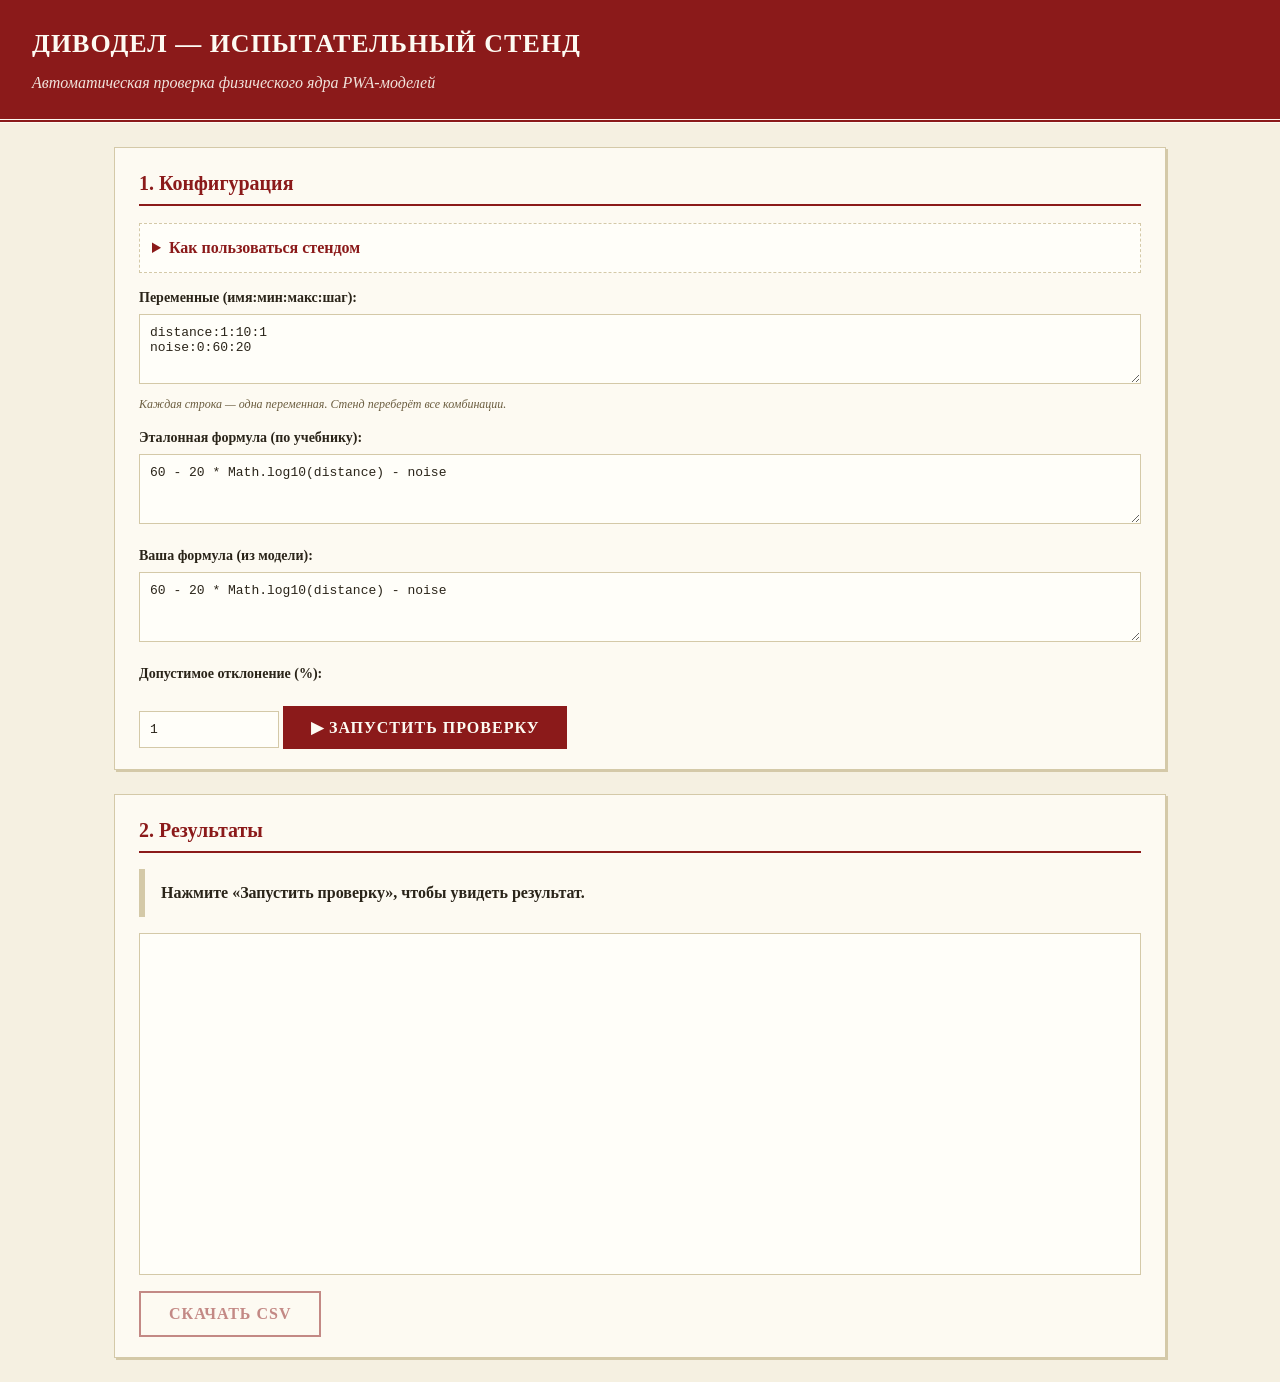
<file: actions/tester.html>
<!DOCTYPE html>
<html lang="ru">
<head>
<meta charset="UTF-8">
<meta name="viewport" content="width=device-width, initial-scale=1.0">
<title>Диводел — Испытательный стенд</title>
<style>
  :root {
    --bg: #f5f0e1;
    --paper: #fdfaf2;
    --ink: #2a2419;
    --accent: #8b1a1a;
    --accent-light: #b84242;
    --ok: #2e7d32;
    --fail: #c62828;
    --warn: #ef6c00;
    --border: #d4c9a8;
  }
  * { box-sizing: border-box; }
  body {
    margin: 0;
    font-family: Georgia, 'Times New Roman', serif;
    background: var(--bg);
    color: var(--ink);
    line-height: 1.5;
  }
  header {
    background: var(--accent);
    color: var(--paper);
    padding: 24px 32px;
    border-bottom: 4px double var(--paper);
  }
  header h1 {
    margin: 0;
    font-size: 26px;
    letter-spacing: 1px;
    text-transform: uppercase;
  }
  header p { margin: 8px 0 0; font-style: italic; opacity: 0.9; }
  main {
    max-width: 1100px;
    margin: 0 auto;
    padding: 24px;
    display: grid;
    gap: 24px;
  }
  section {
    background: var(--paper);
    border: 1px solid var(--border);
    padding: 20px 24px;
    box-shadow: 2px 2px 0 var(--border);
  }
  h2 {
    margin-top: 0;
    color: var(--accent);
    font-size: 20px;
    border-bottom: 2px solid var(--accent);
    padding-bottom: 6px;
  }
  label { display: block; margin: 14px 0 6px; font-weight: bold; font-size: 14px; }
  .hint { font-size: 12px; font-style: italic; color: #6b5d3f; margin: 4px 0 0; }
  textarea, input[type="number"] {
    width: 100%;
    font-family: 'Courier New', monospace;
    font-size: 13px;
    padding: 10px;
    border: 1px solid var(--border);
    background: #fffef9;
    color: var(--ink);
    resize: vertical;
  }
  textarea { min-height: 70px; }
  input[type="number"] { max-width: 140px; }
  button {
    margin-top: 16px;
    background: var(--accent);
    color: var(--paper);
    border: none;
    padding: 12px 28px;
    font-family: Georgia, serif;
    font-size: 16px;
    font-weight: bold;
    letter-spacing: 1px;
    text-transform: uppercase;
    cursor: pointer;
    transition: background 0.2s;
  }
  button:hover { background: var(--accent-light); }
  button:disabled { opacity: 0.5; cursor: not-allowed; }
  #summary {
    padding: 12px 16px;
    margin-bottom: 12px;
    border-left: 6px solid var(--border);
    font-weight: bold;
  }
  #summary.ok { border-color: var(--ok); background: #e8f5e9; color: var(--ok); }
  #summary.fail { border-color: var(--fail); background: #ffebee; color: var(--fail); }
  table {
    width: 100%;
    border-collapse: collapse;
    font-family: 'Courier New', monospace;
    font-size: 12px;
    margin-top: 12px;
  }
  th, td { padding: 6px 10px; border: 1px solid var(--border); text-align: right; }
  th {
    background: var(--accent);
    color: var(--paper);
    text-align: center;
    font-family: Georgia, serif;
    font-weight: bold;
  }
  td:first-child, th:first-child { text-align: center; }
  tr.ok td { background: #f1f8e9; }
  tr.fail td { background: #ffebee; }
  .chart-wrap {
    margin-top: 16px;
    background: #fffef9;
    border: 1px solid var(--border);
    padding: 10px;
  }
  canvas { width: 100%; height: 320px; display: block; }
  .actions { display: flex; gap: 12px; flex-wrap: wrap; margin-top: 16px; }
  .actions button { margin-top: 0; }
  .actions button.secondary {
    background: transparent;
    color: var(--accent);
    border: 2px solid var(--accent);
  }
  .actions button.secondary:hover { background: var(--accent); color: var(--paper); }
  details {
    margin-top: 12px;
    border: 1px dashed var(--border);
    padding: 12px;
    background: #fffef9;
  }
  details summary { cursor: pointer; font-weight: bold; color: var(--accent); }
  details p, details li { font-size: 14px; }
  code { background: #f0e9d4; padding: 2px 5px; font-size: 12px; }
  pre {
    background: #f0e9d4;
    padding: 8px;
    font-size: 12px;
    overflow-x: auto;
    margin: 6px 0;
  }
</style>
</head>
<body>

<header>
  <h1>Диводел — Испытательный стенд</h1>
  <p>Автоматическая проверка физического ядра PWA-моделей</p>
</header>

<main>

<section>
  <h2>1. Конфигурация</h2>

  <details>
    <summary>Как пользоваться стендом</summary>
    <ol>
      <li>Задайте переменные в формате <code>имя:мин:макс:шаг</code> (одна на строку).</li>
      <li>Впишите <b>эталонную формулу</b> — закон физики, которому должна подчиняться модель.</li>
      <li>Вставьте <b>свою формулу</b> — функцию вычисления, которую использует ваша модель.</li>
      <li>Задайте допустимое отклонение в процентах.</li>
      <li>Нажмите «Запустить проверку». Стенд переберёт все комбинации параметров и покажет расхождения.</li>
    </ol>
    <p>Переменные доступны в обеих формулах по имени. Используйте стандартные функции <code>Math.log10</code>, <code>Math.pow</code>, <code>Math.sqrt</code> и т.д.</p>
    <p><b>Пример 1.</b> Закон обратных квадратов для уровня звука:</p>
    <pre>эталон: 60 - 20 * Math.log10(distance) - noise
ваша:   60 - 10 * Math.log10(distance) - noise   // ошибка: 10 вместо 20</pre>
    <p><b>Пример 2.</b> АЧХ ФНЧ первого порядка:</p>
    <pre>эталон: 20 * Math.log10(1 / Math.sqrt(1 + Math.pow(f / fc, 2)))
ваша:   20 * Math.log10(1 / (1 + f / fc))   // ошибка: без квадрата и корня</pre>
    <p><b>Важно:</b> стенд проверяет физику (формулы), а не интерфейс. Кнопки, сцены, офлайн-режим и манифест PWA проверяются вручную по чек-листу приёмки.</p>
  </details>

  <label>Переменные (имя:мин:макс:шаг):</label>
  <textarea id="vars">distance:1:10:1
noise:0:60:20</textarea>
  <p class="hint">Каждая строка — одна переменная. Стенд переберёт все комбинации.</p>

  <label>Эталонная формула (по учебнику):</label>
  <textarea id="ref">60 - 20 * Math.log10(distance) - noise</textarea>

  <label>Ваша формула (из модели):</label>
  <textarea id="mine">60 - 20 * Math.log10(distance) - noise</textarea>

  <label>Допустимое отклонение (%):</label>
  <input type="number" id="tol" value="1" min="0" step="0.1">

  <button id="run">▶ Запустить проверку</button>
</section>

<section>
  <h2>2. Результаты</h2>
  <div id="summary">Нажмите «Запустить проверку», чтобы увидеть результат.</div>
  <div id="tableWrap"></div>
  <div class="chart-wrap">
    <canvas id="chart"></canvas>
  </div>
  <div class="actions">
    <button id="export" class="secondary" disabled>Скачать CSV</button>
  </div>
</section>

</main>

<script>
(() => {
  const $ = (id) => document.getElementById(id);
  let lastResults = null;

  const RESERVED = new Set(['break','case','catch','class','const','continue','debugger',
    'default','delete','do','else','export','extends','finally','for','function','if',
    'import','in','instanceof','new','return','super','switch','this','throw','try',
    'typeof','var','void','while','with','yield','let','static','enum','await']);

  function parseVars(text) {
    const lines = text.split('\n').map(s => s.trim()).filter(Boolean);
    return lines.map(line => {
      const [name, minS, maxS, stepS] = line.split(':').map(s => s.trim());
      if (!/^[A-Za-z_$][A-Za-z0-9_$]*$/.test(name || '') || RESERVED.has(name)) {
        throw new Error(`Неверное имя переменной: "${name || line}"`);
      }
      const min = parseFloat(minS), max = parseFloat(maxS), step = parseFloat(stepS);
      if (isNaN(min) || isNaN(max) || isNaN(step) || step <= 0) {
        throw new Error(`Неверный диапазон в "${line}". Ожидается имя:мин:макс:шаг`);
      }
      if (min > max) throw new Error(`У переменной "${name}" минимум больше максимума`);
      return { name, min, max, step };
    });
  }

  function generateGrid(vars) {
    if (vars.length === 0) return [{}];
    const combos = [];
    const recur = (i, acc) => {
      if (i === vars.length) { combos.push({ ...acc }); return; }
      const v = vars[i];
      for (let x = v.min; x <= v.max + 1e-9; x += v.step) {
        acc[v.name] = parseFloat(x.toFixed(6));
        recur(i + 1, acc);
      }
    };
    recur(0, {});
    return combos;
  }

  function compileExpr(expr, varNames) {
    if (!expr.trim()) throw new Error('Пустая формула');
    // eslint-disable-next-line no-new-func
    return new Function(...varNames, `"use strict"; return (${expr});`);
  }

  function fmt(n) {
    if (!isFinite(n)) return String(n);
    if (Math.abs(n) >= 1000 || (Math.abs(n) < 0.01 && n !== 0)) return n.toExponential(3);
    return n.toFixed(3);
  }

  function run() {
    const summary = $('summary');
    const tableWrap = $('tableWrap');
    const exportBtn = $('export');
    exportBtn.disabled = true;
    lastResults = null;

    try {
      const vars = parseVars($('vars').value);
      const varNames = vars.map(v => v.name);
      const refFn = compileExpr($('ref').value, varNames);
      const mineFn = compileExpr($('mine').value, varNames);
      const tol = parseFloat($('tol').value);
      if (isNaN(tol) || tol < 0) throw new Error('Неверное допустимое отклонение');

      const grid = generateGrid(vars);
      if (grid.length > 5000) {
        throw new Error(`Слишком много комбинаций (${grid.length}). Уменьшите диапазоны.`);
      }

      const results = [];
      let passed = 0, failed = 0;

      for (const combo of grid) {
        const values = varNames.map(n => combo[n]);
        let expected, actual;
        try { expected = refFn(...values); } catch (e) { expected = NaN; }
        try { actual = mineFn(...values); } catch (e) { actual = NaN; }

        let status, delta = null;
        if (!isFinite(expected) || !isFinite(actual)) {
          status = 'fail';
          failed++;
        } else {
          const denom = Math.abs(expected) < 1e-9 ? 1 : Math.abs(expected);
          const pct = Math.abs((actual - expected) / denom) * 100;
          delta = pct;
          if (pct <= tol) { status = 'ok'; passed++; }
          else { status = 'fail'; failed++; }
        }
        results.push({ combo, expected, actual, delta, status });
      }

      lastResults = { vars, results, tol };

      if (failed === 0) {
        summary.className = 'ok';
        summary.textContent = `✓ Все проверки пройдены: ${passed} из ${grid.length} комбинаций в пределах ±${tol}%.`;
      } else {
        summary.className = 'fail';
        summary.textContent = `✗ Провалено ${failed} из ${grid.length} комбинаций. Расхождения выше ±${tol}%.`;
      }

      renderTable(results, vars, tol);
      drawChart(results);
      exportBtn.disabled = false;
    } catch (e) {
      summary.className = 'fail';
      summary.textContent = `Ошибка: ${e.message}`;
      tableWrap.innerHTML = '';
      const canvas = $('chart');
      const ctx = canvas.getContext('2d');
      ctx.clearRect(0, 0, canvas.width, canvas.height);
    }
  }

  function renderTable(results, vars, tol) {
    const showRows = results.slice(0, 500);
    const headCells = vars.map(v => `<th>${v.name}</th>`).join('');
    const rows = showRows.map((r, i) => {
      const comboCells = vars.map(v => `<td>${r.combo[v.name]}</td>`).join('');
      const delta = r.delta === null ? '—' : r.delta.toFixed(2) + '%';
      return `<tr class="${r.status}">
        <td>${i + 1}</td>
        ${comboCells}
        <td>${fmt(r.expected)}</td>
        <td>${fmt(r.actual)}</td>
        <td>${delta}</td>
        <td>${r.status === 'ok' ? '✓' : '✗'}</td>
      </tr>`;
    }).join('');

    let footer = '';
    if (results.length > 500) {
      footer = `<p class="hint">Показаны первые 500 строк из ${results.length}. Полный отчёт — в CSV.</p>`;
    }

    $('tableWrap').innerHTML = `
      <table>
        <thead>
          <tr>
            <th>#</th>
            ${headCells}
            <th>Эталон</th>
            <th>Модель</th>
            <th>Δ</th>
            <th>Статус</th>
          </tr>
        </thead>
        <tbody>${rows}</tbody>
      </table>
      ${footer}
    `;
  }

  function drawChart(results) {
    const canvas = $('chart');
    const dpr = window.devicePixelRatio || 1;
    const w = canvas.clientWidth || 800;
    const h = canvas.clientHeight || 320;
    canvas.width = w * dpr;
    canvas.height = h * dpr;
    const ctx = canvas.getContext('2d');
    ctx.setTransform(dpr, 0, 0, dpr, 0, 0);
    ctx.clearRect(0, 0, w, h);

    const valid = results.filter(r => isFinite(r.expected) && isFinite(r.actual));
    if (valid.length === 0) {
      ctx.fillStyle = '#8b1a1a';
      ctx.font = '14px Georgia';
      ctx.textAlign = 'center';
      ctx.fillText('Нет валидных данных для графика', w / 2, h / 2);
      return;
    }

    const pad = 48;
    const plotW = w - pad * 2;
    const plotH = h - pad * 2;

    const allVals = valid.flatMap(r => [r.expected, r.actual]);
    let minV = Math.min(...allVals), maxV = Math.max(...allVals);
    if (minV === maxV) { minV -= 1; maxV += 1; }
    const span = maxV - minV;
    minV -= span * 0.05;
    maxV += span * 0.05;

    const sx = v => pad + ((v - minV) / (maxV - minV)) * plotW;
    const sy = v => pad + plotH - ((v - minV) / (maxV - minV)) * plotH;

    ctx.strokeStyle = '#2a2419';
    ctx.lineWidth = 1;
    ctx.beginPath();
    ctx.moveTo(pad, pad);
    ctx.lineTo(pad, pad + plotH);
    ctx.lineTo(pad + plotW, pad + plotH);
    ctx.stroke();

    ctx.strokeStyle = '#d4c9a8';
    ctx.setLineDash([5, 5]);
    ctx.beginPath();
    ctx.moveTo(sx(minV), sy(minV));
    ctx.lineTo(sx(maxV), sy(maxV));
    ctx.stroke();
    ctx.setLineDash([]);

    for (const r of valid) {
      ctx.fillStyle = r.status === 'ok' ? 'rgba(46,125,50,0.75)' : 'rgba(198,40,40,0.85)';
      ctx.beginPath();
      ctx.arc(sx(r.expected), sy(r.actual), 3, 0, Math.PI * 2);
      ctx.fill();
    }

    ctx.fillStyle = '#2a2419';
    ctx.font = '13px Georgia';
    ctx.textAlign = 'center';
    ctx.fillText('Эталон (по формуле)', w / 2, h - 10);
    ctx.save();
    ctx.translate(14, h / 2);
    ctx.rotate(-Math.PI / 2);
    ctx.fillText('Модель', 0, 0);
    ctx.restore();

    ctx.font = '11px Courier New';
    ctx.textAlign = 'center';
    ctx.fillText(fmt(minV), pad, pad + plotH + 16);
    ctx.fillText(fmt(maxV), pad + plotW, pad + plotH + 16);
    ctx.textAlign = 'right';
    ctx.fillText(fmt(minV), pad - 6, pad + plotH + 4);
    ctx.fillText(fmt(maxV), pad - 6, pad + 4);

    ctx.textAlign = 'left';
    ctx.font = '12px Georgia';
    ctx.fillStyle = 'rgba(46,125,50,0.9)';
    ctx.fillRect(w - 150, 12, 10, 10);
    ctx.fillStyle = '#2a2419';
    ctx.fillText('В допуске', w - 134, 21);
    ctx.fillStyle = 'rgba(198,40,40,0.9)';
    ctx.fillRect(w - 150, 28, 10, 10);
    ctx.fillStyle = '#2a2419';
    ctx.fillText('Вне допуска', w - 134, 37);
  }

  function exportCsv() {
    if (!lastResults) return;
    const { vars, results } = lastResults;
    const header = ['#', ...vars.map(v => v.name), 'Эталон', 'Модель', 'Отклонение %', 'Статус'];
    const lines = [header.join(';')];
    results.forEach((r, i) => {
      lines.push([
        i + 1,
        ...vars.map(v => r.combo[v.name]),
        r.expected,
        r.actual,
        r.delta === null ? '' : r.delta.toFixed(3),
        r.status === 'ok' ? 'OK' : 'FAIL'
      ].join(';'));
    });
    const blob = new Blob(['\ufeff' + lines.join('\n')], { type: 'text/csv;charset=utf-8' });
    const a = document.createElement('a');
    a.href = URL.createObjectURL(blob);
    a.download = `divodel-test-${new Date().toISOString().slice(0,10)}.csv`;
    document.body.appendChild(a);
    a.click();
    a.remove();
    URL.revokeObjectURL(a.href);
  }

  $('run').addEventListener('click', run);
  $('export').addEventListener('click', exportCsv);

  window.addEventListener('resize', () => {
    if (lastResults) drawChart(lastResults.results);
  });
})();
</script>

</body>
</html>
</file>
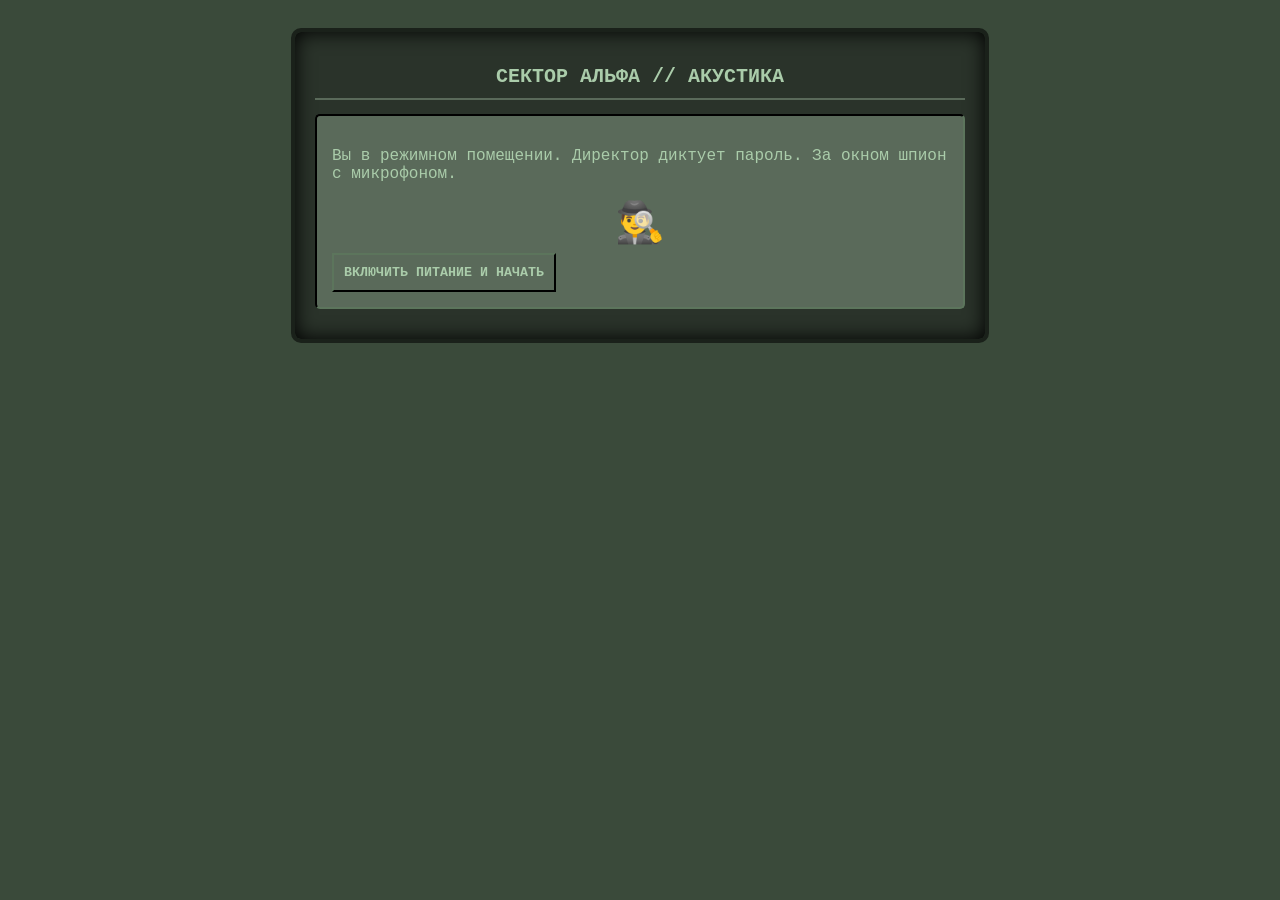
<file: ПМ.03.01/4.1.400/001/bad.html>
<!DOCTYPE html>
<html lang="ru">
<head>
<meta charset="UTF-8">
<meta name="viewport" content="width=device-width, initial-scale=1.0">
<title>Акустический щит (СЛОМАНО ИИ)</title>
<style>
    :root { --bg: #3a4a3a; --panel: #5a6a5a; --text: #aaccaa; --red: #ff3333; --amber: #ffb000; }
    body { background: var(--bg); color: var(--text); font-family: 'Courier New', monospace; padding: 20px; display: flex; justify-content: center; }
    .device { background: #2a332a; border: 4px solid #1a211a; border-radius: 10px; width: 100%; max-width: 650px; padding: 20px; box-shadow: inset 0 0 20px #000; }
    h1 { text-align: center; font-size: 20px; text-transform: uppercase; border-bottom: 2px solid var(--panel); padding-bottom: 10px; }
    .scene { display: none; flex-direction: column; gap: 15px; }
    .scene.active { display: flex; }
    .panel { background: var(--panel); border: 2px inset #1a211a; padding: 15px; border-radius: 5px; margin-bottom: 10px; }
    .row { display: flex; justify-content: space-between; align-items: center; margin-bottom: 10px; }
    .indicator { width: 15px; height: 15px; border-radius: 50%; background: #333; border: 1px solid #000; }
    .indicator.on { background: var(--red); box-shadow: 0 0 10px var(--red); }
    input[type=range] { width: 100%; accent-color: var(--amber); }
    button { background: var(--panel); color: var(--text); border: 2px outset #1a211a; padding: 10px; cursor: pointer; font-family: inherit; font-weight: bold; text-transform: uppercase; margin-top: 5px; }
    button:active { border-style: inset; }
    button.start { background: var(--amber); color: #000; }
    .value { font-size: 20px; color: var(--amber); font-weight: bold; }
    .spy { font-size: 40px; text-align: center; transition: opacity 0.5s; }
    .question { margin-bottom: 15px; }
    .question label { display: block; margin-bottom: 5px; cursor: pointer; }
    hr { border-color: #1a211a; margin: 15px 0; }
</style>
</head>
<body>
<div class="device">
    <h1>Сектор Альфа // Акустика</h1>

    <div id="scene1" class="scene active">
        <div class="panel">
            <p>Вы в режимном помещении. Директор диктует пароль. За окном шпион с микрофоном.</p>
            <div class="spy" id="spy1">🕵️‍♂️</div>
            <button onclick="initAudio(); nextScene(2)">Включить питание и начать</button>
        </div>
    </div>

    <!-- Объединенная сцена 2: Управление -->
    <div id="scene2" class="scene">
        <div class="panel">
            <div class="row"><span>Расстояние до шпиона:</span><span class="value" id="distVal">1</span> м</div>
            <input type="range" id="dist" min="1" max="10" value="1" oninput="updateSignal()">
            <div class="row"><span>Уровень сигнала:</span><span class="value" id="sigVal">0</span> дБ</div>
            <div class="row"><span>Громкость речи:</span><span class="value" id="volVal">0</span> %</div>
            
            <hr>
            
            <div class="row">
                <span>Генератор белого шума:</span>
                <div class="indicator" id="jamInd"></div>
            </div>
            <button id="jamBtn" onclick="toggleJam()">ВКЛ / ВЫКЛ</button>
            <div style="margin-top:15px;">
                <div class="row"><span>Уровень шума:</span><span class="value" id="noiseVal">0</span> дБ</div>
                <input type="range" id="noise" min="0" max="100" value="0" oninput="updateNoise()">
            </div>
            <div class="row" style="margin-top:15px;"><span>SNR:</span><span class="value" id="snrVal">0</span> дБ</div>
        </div>
        <button onclick="nextScene(3)">Перейти к оценке</button>
    </div>

    <div id="scene3" class="scene">
        <div class="panel">
            <div class="row"><span>Разборчивость речи:</span><span class="value" id="intVal">0</span> %</div>
            <input type="range" id="noise2" min="0" max="100" value="0" oninput="updateInt()">
            <div class="spy" id="spy2">🕵️‍♂️</div>
        </div>
        <button onclick="nextScene(4)">Завершить (Итоговый тест)</button>
    </div>

    <div id="scene4" class="scene">
        <div class="panel" id="testContainer">
            <h3 style="margin-top:0;">Итоговое тестирование</h3>
        </div>
        <button onclick="checkTest()">Проверить</button>
    </div>
</div>

<script>
    let dist = 1, noise = 0, isJamming = false;
    let audioCtx, noiseSource, noiseGain;
    let utterance;

    function initAudio() {
        audioCtx = new (window.AudioContext || window.webkitAudioContext)();
        const bufferSize = audioCtx.sampleRate * 2;
        const buffer = audioCtx.createBuffer(1, bufferSize, audioCtx.sampleRate);
        const data = buffer.getChannelData(0);
        for (let i = 0; i < bufferSize; i++) data[i] = Math.random() * 2 - 1;
        
        noiseSource = audioCtx.createBufferSource();
        noiseSource.buffer = buffer;
        noiseSource.loop = true;
        
        noiseGain = audioCtx.createGain();
        noiseGain.gain.value = 0;
        
        noiseSource.connect(noiseGain);
        noiseGain.connect(audioCtx.destination);
        noiseSource.start();

        utterance = new SpeechSynthesisUtterance("Пароль от сейфа: ноль, ноль, семь");
        utterance.lang = 'ru-RU';
        utterance.rate = 0.9;
    }

    function nextScene(n) {
        document.querySelectorAll('.scene').forEach(el => el.classList.remove('active'));
        document.getElementById('scene' + n).classList.add('active');
        
        if (n === 2) { updateSignal(); updateNoise(); }
        if (n === 3) { 
            document.getElementById('noise2').value = noise; 
            updateInt(); 
        }
        if (n === 4) { 
            speechSynthesis.cancel();
            if (noiseGain) noiseGain.gain.value = 0;
            renderTest(); 
        }
    }

    // ОШИБКА ИИ: Линейная шкала
    function updateSignal() {
        dist = parseFloat(document.getElementById('dist').value);
        document.getElementById('distVal').innerText = dist;
        
        let signal = 60 - (dist * 5); 
        document.getElementById('sigVal').innerText = signal.toFixed(1);
        
        let vol = Math.max(0, Math.min(1, signal / 60));
        document.getElementById('volVal').innerText = Math.round(vol * 100);
        if (utterance) utterance.volume = vol;

        updateSNR();
    }

    function toggleJam() {
        isJamming = !isJamming;
        document.getElementById('jamInd').classList.toggle('on', isJamming);
        document.getElementById('jamBtn').innerText = isJamming ? 'АКТИВЕН' : 'ВКЛ / ВЫКЛ';
        
        if (isJamming) {
            speechSynthesis.cancel();
            speechSynthesis.speak(utterance);
            if (audioCtx.state === 'suspended') audioCtx.resume();
        }
        updateNoise();
    }

    function updateNoise() {
        noise = isJamming ? parseFloat(document.getElementById('noise').value) : 0;
        document.getElementById('noiseVal').innerText = noise;
        
        if (noiseGain) noiseGain.gain.setTargetAtTime(noise / 100, audioCtx.currentTime, 0.1);
        updateSNR();
    }

    function updateSNR() {
        let d = parseFloat(document.getElementById('dist').value);
        let signal = 60 - (d * 5); // ОШИБКА ИИ
        let currentNoise = isJamming ? parseFloat(document.getElementById('noise').value) : 0;
        document.getElementById('snrVal').innerText = (signal - currentNoise).toFixed(1);
    }

    function updateInt() {
        let d = parseFloat(document.getElementById('dist').value);
        let n = parseFloat(document.getElementById('noise2').value);
        document.getElementById('noiseVal').innerText = n;
        
        let signal = 60 - (d * 5); // ОШИБКА ИИ
        let snr = signal - n;
        
        // ОШИБКА ИИ: Разборчивость может уйти в минус
        let intelligibility = 100 / (1 + Math.exp(-0.5 * (snr - 5)));
        
        document.getElementById('intVal').innerText = intelligibility.toFixed(1);
        
        if (noiseGain) noiseGain.gain.setTargetAtTime(n / 100, audioCtx.currentTime, 0.1);

        document.getElementById('spy2').style.opacity = intelligibility < 20 ? '0.1' : '1';
    }

    const questions = [
        { q: "Что такое SNR?", a: ["Отношение сигнал/шум", "Скорость передачи", "Уровень сигнала"], c: 0 },
        { q: "Как затухает звук от расстояния?", a: ["Линейно", "По логарифмическому закону", "Не затухает"], c: 1 },
        { q: "Зачем нужен генератор шума?", a: ["Для музыки", "Для маскировки речи", "Для увеличения громкости"], c: 1 },
        { q: "Если шум больше сигнала, то...", a: ["Разборчивость падает", "Разборчивость растет", "Ничего не меняется"], c: 0 },
        { q: "Разборчивость может быть отрицательной?", a: ["Да", "Нет", "Иногда"], c: 1 }
    ];

    function renderTest() {
        let html = '';
        questions.forEach((item, i) => {
            html += `<div class="question"><p><b>${i+1}. ${item.q}</b></p>`;
            item.a.forEach((ans, j) => html += `<label><input type="radio" name="q${i}" value="${j}"> ${ans}</label>`);
            html += `</div>`;
        });
        document.getElementById('testContainer').innerHTML = `<h3 style="margin-top:0;">Итоговое тестирование</h3>` + html;
    }

    function checkTest() {
        let score = 0;
        questions.forEach((item, i) => {
            const selected = document.querySelector(`input[name="q${i}"]:checked`);
            if (selected && parseInt(selected.value) === item.c) score++;
        });
        alert(`Ваш результат: ${score} из ${questions.length}`);
    }
</script>
</body>
</html>
</file>
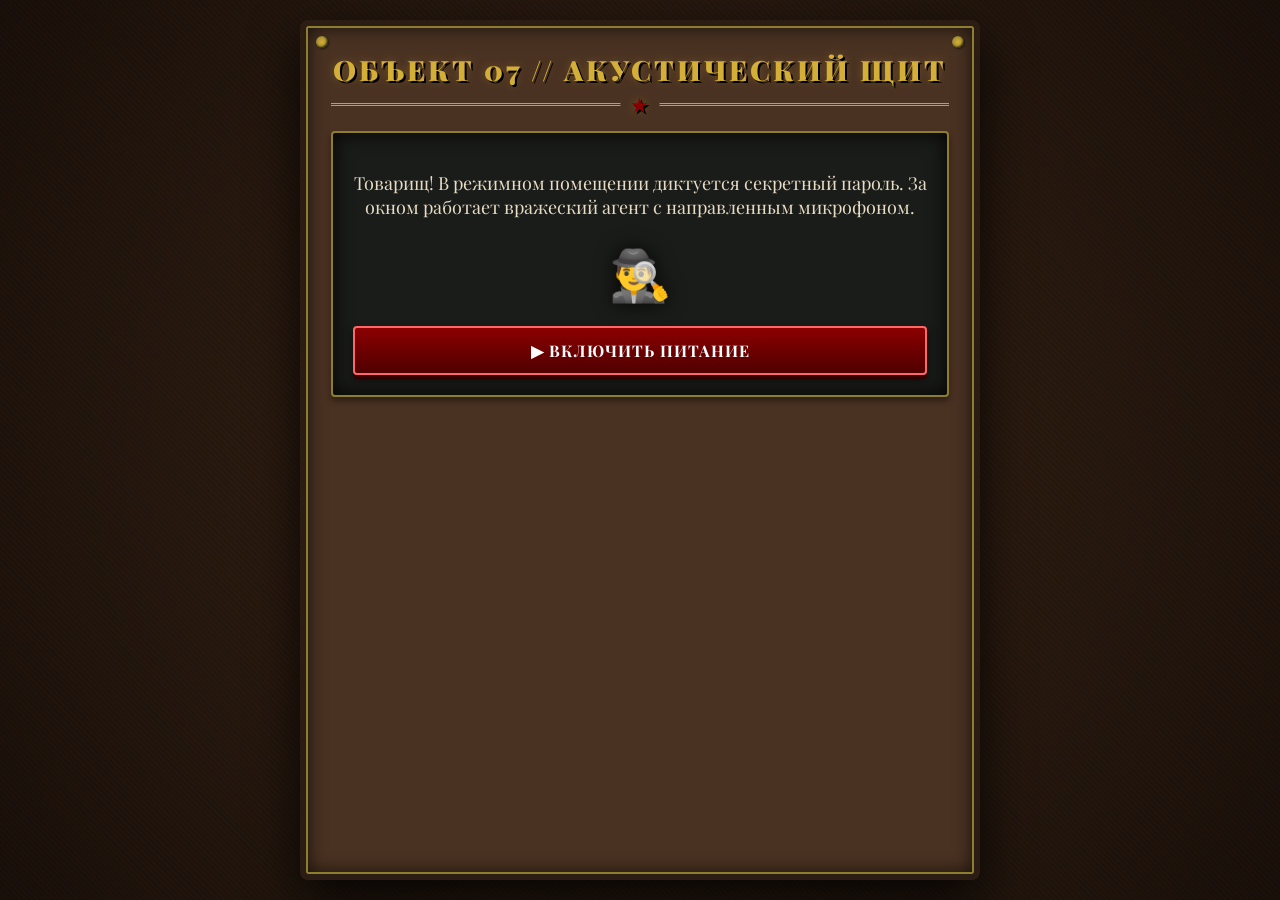
<file: ПМ.03.01/4.1.400/001/good.html>
<!DOCTYPE html>
<html lang="ru">
<head>
<meta charset="UTF-8">
<meta name="viewport" content="width=device-width, initial-scale=1.0">
<title>Объект 07 // Акустический Щит</title>
<link rel="preconnect" href="https://fonts.googleapis.com">
<link rel="preconnect" href="https://fonts.gstatic.com" crossorigin>
<link href="https://fonts.googleapis.com/css2?family=Playfair+Display:wght@700;900&family=Roboto+Mono:wght@400;700&display=swap" rel="stylesheet">
<style>
    :root { 
        --wood-dark: #2b1d14; 
        --wood-light: #4a3222; 
        --bakelite: #1a1c19; 
        --brass: #b5a642; 
        --brass-dark: #8c7d2f;
        --gold: #d4af37; 
        --soviet-red: #8b0000; 
        --crt-green: #39ff14; 
        --crt-dim: #1e3b1e;
        --text-main: #e8dcc4;
    }

    * { box-sizing: border-box; }

    body { 
        background-color: var(--wood-dark);
        background-image: 
            repeating-linear-gradient(45deg, rgba(0,0,0,0.1) 0px, rgba(0,0,0,0.1) 2px, transparent 2px, transparent 4px),
            radial-gradient(circle at center, #3a2516 0%, #1a100a 100%);
        color: var(--text-main);
        font-family: 'Playfair Display', serif;
        padding: 20px; 
        display: flex; 
        justify-content: center;
        min-height: 100vh;
        margin: 0;
    }

    .device-container {
        background-color: var(--wood-light);
        border: 6px solid var(--wood-dark);
        border-radius: 8px;
        width: 100%; 
        max-width: 680px; 
        padding: 25px;
        box-shadow: 
            0 20px 50px rgba(0,0,0,0.8),
            inset 0 0 0 2px var(--brass-dark),
            inset 0 0 20px rgba(0,0,0,0.8);
        position: relative;
    }

    .device-container::before, .device-container::after {
        content: ''; position: absolute; width: 12px; height: 12px; border-radius: 50%;
        background: radial-gradient(circle, var(--gold) 0%, var(--brass-dark) 100%);
        box-shadow: inset -1px -1px 2px rgba(0,0,0,0.8), 1px 1px 2px rgba(0,0,0,0.5);
    }
    .device-container::before { top: 10px; left: 10px; }
    .device-container::after { top: 10px; right: 10px; }

    h1 { 
        text-align: center; 
        font-size: 28px; 
        font-weight: 900;
        text-transform: uppercase; 
        letter-spacing: 3px;
        color: var(--gold);
        text-shadow: 2px 2px 0px #000, 0 0 10px rgba(212, 175, 55, 0.3);
        margin-top: 0;
        margin-bottom: 25px;
        border-bottom: 3px double var(--brass);
        padding-bottom: 15px;
        position: relative;
    }
    
    h1::after {
        content: '★';
        position: absolute;
        bottom: -14px;
        left: 50%;
        transform: translateX(-50%);
        background: var(--wood-light);
        padding: 0 10px;
        color: var(--soviet-red);
        font-size: 18px;
    }

    .scene { display: none; flex-direction: column; gap: 20px; }
    .scene.active { display: flex; animation: fadeIn 0.4s ease-out; }

    @keyframes fadeIn { from { opacity: 0; transform: translateY(10px); } to { opacity: 1; transform: translateY(0); } }

    .panel { 
        background-color: var(--bakelite);
        border: 2px solid var(--brass-dark);
        border-radius: 4px;
        padding: 20px; 
        box-shadow: 
            inset 0 0 20px rgba(0,0,0,0.9), 
            0 4px 6px rgba(0,0,0,0.4);
        position: relative;
    }

    .gauge-row {
        display: flex; justify-content: space-between; align-items: center;
        margin-bottom: 15px;
        padding-bottom: 10px;
        border-bottom: 1px dashed var(--brass-dark);
    }
    
    .gauge-label {
        font-family: 'Roboto Mono', monospace;
        font-size: 13px;
        text-transform: uppercase;
        letter-spacing: 1px;
        color: #a89f91;
    }

    .gauge-value {
        font-family: 'Roboto Mono', monospace;
        font-size: 22px;
        font-weight: bold;
        color: var(--crt-green);
        text-shadow: 0 0 8px rgba(57, 255, 20, 0.6);
        background: #000;
        padding: 4px 12px;
        border-radius: 3px;
        border: 1px solid #333;
        box-shadow: inset 0 0 10px #000;
        min-width: 90px;
        text-align: right;
    }

    input[type=range] { 
        -webkit-appearance: none;
        width: 100%; 
        background: transparent;
        margin: 10px 0;
    }
    input[type=range]:focus { outline: none; }
    input[type=range]::-webkit-slider-runnable-track {
        width: 100%; height: 12px;
        background: linear-gradient(to bottom, #111, #333);
        border: 1px solid #000;
        border-radius: 6px;
        box-shadow: inset 0 2px 5px rgba(0,0,0,0.8);
    }
    input[type=range]::-webkit-slider-thumb {
        -webkit-appearance: none;
        height: 28px; width: 18px;
        border-radius: 3px;
        background: radial-gradient(circle at 30% 30%, #e6d380, var(--brass-dark));
        border: 1px solid #000;
        margin-top: -9px;
        cursor: pointer;
        box-shadow: 
            0 3px 5px rgba(0,0,0,0.6),
            inset 0 1px 1px rgba(255,255,255,0.5);
    }

    .switch-row {
        display: flex; justify-content: space-between; align-items: center;
        background: #111;
        padding: 15px;
        border-radius: 4px;
        border: 1px solid #333;
        margin: 15px 0;
    }

    .indicator { 
        width: 20px; height: 20px; border-radius: 50%; 
        background: #222; border: 2px solid #000;
        box-shadow: inset 0 2px 4px rgba(0,0,0,0.8);
        transition: all 0.3s;
    }
    .indicator.on { 
        background: var(--soviet-red); 
        box-shadow: 0 0 15px var(--soviet-red), inset 0 0 5px #ff6666; 
        border-color: #500000;
    }

    button { 
        background: linear-gradient(to bottom, #4a3222, #2b1d14);
        color: var(--gold); 
        border: 2px solid var(--brass-dark);
        border-radius: 4px;
        padding: 12px 20px; 
        cursor: pointer; 
        font-family: 'Playfair Display', serif; 
        font-weight: 700; 
        font-size: 16px;
        text-transform: uppercase; 
        letter-spacing: 1px;
        box-shadow: 
            0 4px 0 #1a100a,
            0 5px 10px rgba(0,0,0,0.5);
        transition: all 0.1s;
        width: 100%;
    }
    button:active { 
        transform: translateY(4px); 
        box-shadow: 0 0 0 #1a100a, 0 2px 5px rgba(0,0,0,0.5); 
    }
    button.start { 
        background: linear-gradient(to bottom, var(--soviet-red), #500000); 
        color: #fff;
        border-color: #ff6666;
        box-shadow: 0 4px 0 #300000, 0 5px 10px rgba(0,0,0,0.5);
    }

    .spy { font-size: 50px; text-align: center; transition: opacity 0.5s; filter: drop-shadow(0 0 10px rgba(0,0,0,0.8)); }
    
    .formula-box { 
        background: #d4c9a8;
        background-image: repeating-linear-gradient(0deg, transparent, transparent 19px, rgba(0,0,0,0.1) 20px);
        color: #2b1d14; 
        padding: 15px; 
        border-radius: 2px; 
        font-family: 'Roboto Mono', monospace;
        font-size: 12px; 
        margin-top: 20px; 
        box-shadow: 2px 2px 5px rgba(0,0,0,0.5);
        position: relative;
        border: 1px solid #8c7d2f;
    }
    .formula-box::before {
        content: 'УТВЕРЖДЕНО';
        position: absolute;
        top: 5px; right: 10px;
        font-size: 10px;
        color: var(--soviet-red);
        border: 1px solid var(--soviet-red);
        padding: 2px 5px;
        transform: rotate(-10deg);
        opacity: 0.7;
        font-weight: bold;
    }
    .formula-box div { margin-bottom: 5px; font-weight: bold;}

    .question { margin-bottom: 20px; font-family: 'Roboto Mono', monospace; font-size: 14px; }
    .question label { display: block; margin-bottom: 8px; cursor: pointer; color: #ccc; }
    .question input[type="radio"] { margin-right: 10px; accent-color: var(--soviet-red); }
    
    hr { border: 0; height: 2px; background: var(--brass-dark); margin: 20px 0; box-shadow: 0 1px 0 #000; }
</style>
</head>
<body>
<div class="device-container">
    <h1>Объект 07 // Акустический Щит</h1>

    <div id="scene1" class="scene active">
        <div class="panel" style="text-align: center;">
            <p style="font-size: 18px; margin-bottom: 20px;">Товарищ! В режимном помещении диктуется секретный пароль. За окном работает вражеский агент с направленным микрофоном.</p>
            <div class="spy" id="spy1">🕵️‍♂️</div>
            <button class="start" style="margin-top: 20px;" onclick="initAudio(); nextScene(2)">▶ Включить питание</button>
        </div>
    </div>

    <div id="scene2" class="scene">
        <div class="panel">
            <div class="gauge-row">
                <span class="gauge-label">Дистанция до агента:</span>
                <span class="gauge-value" id="distVal">1</span>
            </div>
            <input type="range" id="dist" min="1" max="10" value="1" oninput="onDistChange()">
            
            <hr>

            <div class="gauge-row">
                <span class="gauge-label">Уровень сигнала (дБ):</span>
                <span class="gauge-value" id="sigVal">0</span>
            </div>
            <div class="gauge-row" style="border: none; margin-bottom: 0; padding-bottom: 0;">
                <span class="gauge-label">Громкость речи (%):</span>
                <span class="gauge-value" id="volVal" style="color: var(--gold); text-shadow: 0 0 8px rgba(212, 175, 55, 0.6);">0</span>
            </div>
            
            <hr>
            
            <div class="switch-row">
                <span class="gauge-label">Генератор шума (Р-330):</span>
                <div class="indicator" id="jamInd"></div>
            </div>
            <button id="jamBtn" onclick="toggleJam()" style="margin-bottom: 15px;">ВКЛ / ВЫКЛ</button>

            <div class="gauge-row" style="margin-top: 20px;">
                <span class="gauge-label">Мощность шума (дБ):</span>
                <span class="gauge-value" id="noiseVal" style="color: var(--soviet-red); text-shadow: 0 0 8px rgba(139, 0, 0, 0.6);">0</span>
            </div>
            <input type="range" id="noise" min="0" max="100" value="0" oninput="onNoiseChange()">
            
            <div class="gauge-row" style="border: none; margin-top: 20px;">
                <span class="gauge-label">Отношение С/Ш (SNR):</span>
                <span class="gauge-value" id="snrVal">0</span>
            </div>
            
            <div class="formula-box">
                <div>[РУКОВОДСТВО] Сигнал = 60 - 20 * log10(Расстояние)</div>
                <div>[РУКОВОДСТВО] SNR = Сигнал - Шум</div>
            </div>
        </div>
        <button onclick="playClick(); nextScene(3)">Перейти к оценке разборчивости ▶</button>
    </div>

    <div id="scene3" class="scene">
        <div class="panel">
            <div class="gauge-row">
                <span class="gauge-label">Разборчивость речи (%):</span>
                <span class="gauge-value" id="intVal" style="font-size: 28px;">0</span>
            </div>
            <input type="range" id="noise2" min="0" max="100" value="0" oninput="onNoise2Change()">
            
            <div class="spy" id="spy2" style="margin-top: 20px;">🕵️‍♂️</div>
            
            <div class="formula-box">
                <div>[РУКОВОДСТВО] R = 100 / (1 + exp(-0.5 * (SNR - 5)))</div>
                <div>[ОГРАНИЧЕНИЕ] R = max(0, min(100, R))</div>
            </div>
        </div>
        <button onclick="playClick(); nextScene(4)">Завершить испытания ▶</button>
    </div>

    <div id="scene4" class="scene">
        <div class="panel" id="testContainer">
            <h3 style="margin-top:0; color: var(--gold); border-bottom: 1px solid var(--brass-dark); padding-bottom: 10px;">Итоговый контроль знаний</h3>
        </div>
        <button onclick="playClick(); checkTest()">Проверить ведомость</button>
    </div>
</div>

<script>
    let dist = 1, noise = 0, isJamming = false;
    let audioCtx, noiseSource, noiseGain;
    let utterance, isSpeaking = false;

    // Трекеры для щелчков (чтобы не трещало при быстром движении)
    let lastDist = 1;
    let lastNoise = 0;
    let lastNoise2 = 0;

    // --- Звук механического щелчка ---
    function playClick() {
        if (!audioCtx) return;
        if (audioCtx.state === 'suspended') audioCtx.resume();
        
        const now = audioCtx.currentTime;
        const bufferSize = Math.floor(audioCtx.sampleRate * 0.015);
        const buffer = audioCtx.createBuffer(1, bufferSize, audioCtx.sampleRate);
        const data = buffer.getChannelData(0);
        
        // Затухающий шумовой импульс
        for (let i = 0; i < bufferSize; i++) {
            data[i] = (Math.random() * 2 - 1) * Math.pow(1 - i / bufferSize, 6);
        }
        
        const src = audioCtx.createBufferSource();
        src.buffer = buffer;
        
        const filter = audioCtx.createBiquadFilter();
        filter.type = 'bandpass';
        filter.frequency.value = 2800;
        filter.Q.value = 1.2;
        
        const gain = audioCtx.createGain();
        gain.gain.value = 0.25;
        
        src.connect(filter);
        filter.connect(gain);
        gain.connect(audioCtx.destination);
        src.start(now);
    }

    // Щелчок потяжелее — для тумблера
    function playSwitchClick() {
        if (!audioCtx) return;
        if (audioCtx.state === 'suspended') audioCtx.resume();
        
        const now = audioCtx.currentTime;
        const bufferSize = Math.floor(audioCtx.sampleRate * 0.05);
        const buffer = audioCtx.createBuffer(1, bufferSize, audioCtx.sampleRate);
        const data = buffer.getChannelData(0);
        for (let i = 0; i < bufferSize; i++) {
            data[i] = (Math.random() * 2 - 1) * Math.pow(1 - i / bufferSize, 4);
        }
        
        const src = audioCtx.createBufferSource();
        src.buffer = buffer;
        
        const filter = audioCtx.createBiquadFilter();
        filter.type = 'lowpass';
        filter.frequency.value = 1500;
        
        const gain = audioCtx.createGain();
        gain.gain.value = 0.4;
        
        src.connect(filter);
        filter.connect(gain);
        gain.connect(audioCtx.destination);
        src.start(now);
    }

    function initAudio() {
        audioCtx = new (window.AudioContext || window.webkitAudioContext)();
        const bufferSize = audioCtx.sampleRate * 2;
        const buffer = audioCtx.createBuffer(1, bufferSize, audioCtx.sampleRate);
        const data = buffer.getChannelData(0);
        for (let i = 0; i < bufferSize; i++) data[i] = Math.random() * 2 - 1;
        
        noiseSource = audioCtx.createBufferSource();
        noiseSource.buffer = buffer;
        noiseSource.loop = true;
        
        noiseGain = audioCtx.createGain();
        noiseGain.gain.value = 0;
        
        noiseSource.connect(noiseGain);
        noiseGain.connect(audioCtx.destination);
        noiseSource.start();

        utterance = new SpeechSynthesisUtterance("Пароль от сейфа: ноль, ноль, семь. Повторяю, ноль, ноль, семь.");
        utterance.lang = 'ru-RU';
        utterance.rate = 0.9;
        
        utterance.onend = function() {
            if (isSpeaking) {
                setTimeout(() => {
                    if (isSpeaking) speechSynthesis.speak(utterance);
                }, 1000);
            }
        };

        startSpeech();
        playSwitchClick(); // Щелчок при включении питания
    }

    function startSpeech() {
        if (!isSpeaking) {
            isSpeaking = true;
            speechSynthesis.cancel();
            speechSynthesis.speak(utterance);
        }
    }

    function nextScene(n) {
        document.querySelectorAll('.scene').forEach(el => el.classList.remove('active'));
        document.getElementById('scene' + n).classList.add('active');
        
        if (n === 2) { 
            updateSignal(); 
            updateNoise(); 
            startSpeech();
        }
        if (n === 3) { 
            document.getElementById('noise2').value = noise; 
            lastNoise2 = noise;
            updateInt(); 
            startSpeech(); 
        }
        if (n === 4) { 
            isSpeaking = false;
            speechSynthesis.cancel();
            if (noiseGain) noiseGain.gain.value = 0;
            renderTest(); 
        }
    }

    // --- Обработчики с щелчками ---
    function onDistChange() {
        const newVal = parseFloat(document.getElementById('dist').value);
        if (newVal !== lastDist) {
            playClick();
            lastDist = newVal;
        }
        updateSignal();
    }

    function onNoiseChange() {
        const newVal = parseFloat(document.getElementById('noise').value);
        if (newVal !== lastNoise) {
            playClick();
            lastNoise = newVal;
        }
        updateNoise();
    }

    function onNoise2Change() {
        const newVal = parseFloat(document.getElementById('noise2').value);
        if (newVal !== lastNoise2) {
            playClick();
            lastNoise2 = newVal;
        }
        updateInt();
    }

    function updateSignal() {
        dist = parseFloat(document.getElementById('dist').value);
        document.getElementById('distVal').innerText = dist;
        
        let signal = 60 - (20 * Math.log10(dist)); 
        document.getElementById('sigVal').innerText = signal.toFixed(1);
        
        let vol = Math.max(0, Math.min(1, signal / 60));
        document.getElementById('volVal').innerText = Math.round(vol * 100);
        
        if (utterance) {
            utterance.volume = vol;
            if (isSpeaking && speechSynthesis.speaking) {
                speechSynthesis.cancel();
                speechSynthesis.speak(utterance);
            }
        }

        updateSNR();
    }

    function toggleJam() {
        playSwitchClick();
        isJamming = !isJamming;
        document.getElementById('jamInd').classList.toggle('on', isJamming);
        document.getElementById('jamBtn').innerText = isJamming ? 'ОСТАНОВИТЬ' : 'ВКЛ / ВЫКЛ';
        
        if (isJamming) {
            if (audioCtx.state === 'suspended') audioCtx.resume();
            startSpeech();
        }
        updateNoise();
    }

    function updateNoise() {
        noise = isJamming ? parseFloat(document.getElementById('noise').value) : 0;
        document.getElementById('noiseVal').innerText = noise;
        
        if (noiseGain) noiseGain.gain.setTargetAtTime(noise / 100, audioCtx.currentTime, 0.1);
        updateSNR();
    }

    function updateSNR() {
        let d = parseFloat(document.getElementById('dist').value);
        let signal = 60 - (20 * Math.log10(d)); 
        let currentNoise = isJamming ? parseFloat(document.getElementById('noise').value) : 0;
        document.getElementById('snrVal').innerText = (signal - currentNoise).toFixed(1);
    }

    function updateInt() {
        let d = parseFloat(document.getElementById('dist').value);
        let n = parseFloat(document.getElementById('noise2').value);
        document.getElementById('noiseVal').innerText = n;
        
        let signal = 60 - (20 * Math.log10(d)); 
        let snr = signal - n;
        
        let intelligibility = 100 / (1 + Math.exp(-0.5 * (snr - 5)));
        intelligibility = Math.max(0, Math.min(100, intelligibility)); 
        
        document.getElementById('intVal').innerText = intelligibility.toFixed(1);
        
        if (noiseGain) noiseGain.gain.setTargetAtTime(n / 100, audioCtx.currentTime, 0.1);

        if (intelligibility < 20) {
            document.getElementById('spy2').style.opacity = '0.1';
            document.getElementById('spy2').innerText = '💨';
        } else {
            document.getElementById('spy2').style.opacity = '1';
            document.getElementById('spy2').innerText = '🕵️‍♂️';
        }
    }

    const questions = [
        { q: "Что такое SNR?", a: ["Отношение сигнал/шум", "Скорость передачи", "Уровень сигнала"], c: 0 },
        { q: "Как затухает звук от расстояния?", a: ["Линейно", "По логарифмическому закону", "Не затухает"], c: 1 },
        { q: "Зачем нужен генератор шума?", a: ["Для музыки", "Для маскировки речи", "Для увеличения громкости"], c: 1 },
        { q: "Если шум больше сигнала, то...", a: ["Разборчивость падает", "Разборчивость растет", "Ничего не меняется"], c: 0 },
        { q: "Разборчивость может быть отрицательной?", a: ["Да", "Нет", "Иногда"], c: 1 }
    ];

    function renderTest() {
        let html = '';
        questions.forEach((item, i) => {
            html += `<div class="question"><p style="color:var(--gold); margin-bottom:10px;"><b>${i+1}. ${item.q}</b></p>`;
            item.a.forEach((ans, j) => {
                html += `<label><input type="radio" name="q${i}" value="${j}" onchange="playClick()"> ${ans}</label>`;
            });
            html += `</div>`;
        });
        document.getElementById('testContainer').innerHTML = `<h3 style="margin-top:0; color: var(--gold); border-bottom: 1px solid var(--brass-dark); padding-bottom: 10px;">Итоговый контроль знаний</h3>` + html;
    }

    function checkTest() {
        let score = 0;
        questions.forEach((item, i) => {
            const selected = document.querySelector(`input[name="q${i}"]:checked`);
            if (selected && parseInt(selected.value) === item.c) score++;
        });
        alert(`Результат: ${score} из ${questions.length}. ${score === 5 ? 'Отлично, товарищ!' : 'Требуется повторный инструктаж.'}`);
    }
</script>
</body>
</html>
</file>
<file: МДК.01.04/1.5.100/001/style.css>
:root {
  --paper: #efe8d8;
  --paper-dark: #e0d6c2;
  --ink: #2b241c;
  --ink-soft: #5a4f42;
  --accent: #a33b2a;
  --accent-dark: #7a2a1e;
  --rule: #c9bfae;
  --shadow: rgba(43,36,28,0.15);
  --font-serif: 'Georgia', 'Times New Roman', 'PT Serif', serif;
  --font-mono: 'Courier New', monospace;
}

* { box-sizing: border-box; }

body {
  margin: 0;
  background: var(--paper);
  color: var(--ink);
  font-family: var(--font-serif);
  font-size: 18px;
  line-height: 1.6;
  min-height: 100vh;
  overflow-x: hidden;
}

.grain {
  position: fixed;
  inset: 0;
  pointer-events: none;
  z-index: 9999;
  opacity: 0.12;
  background-image: url("data:image/svg+xml,%3Csvg viewBox='0 0 200 200' xmlns='http://www.w3.org/2000/svg'%3E%3Cfilter id='n'%3E%3CfeTurbulence type='fractalNoise' baseFrequency='0.9' numOctaves='3' stitchTiles='stitch'/%3E%3C/filter%3E%3Crect width='100%25' height='100%25' filter='url(%23n)'/%3E%3C/svg%3E");
}

.hud {
  position: sticky;
  top: 0;
  z-index: 100;
  display: flex;
  align-items: center;
  gap: 1rem;
  padding: 0.6rem 1.2rem;
  background: var(--ink);
  color: var(--paper);
  border-bottom: 3px double var(--accent);
}
.hud__left { display: flex; align-items: center; gap: 0.8rem; }
.hud__badge {
  background: var(--accent);
  color: var(--paper);
  font-weight: bold;
  font-size: 0.8rem;
  letter-spacing: 0.08em;
  padding: 0.2rem 0.6rem;
  text-transform: uppercase;
}
.hud__name { font-weight: bold; letter-spacing: 0.05em; }
.hud__track {
  flex: 1;
  height: 8px;
  background: rgba(255,255,255,0.2);
  border: 1px solid rgba(255,255,255,0.3);
}
.hud__fill {
  display: block;
  height: 100%;
  width: 0%;
  background: var(--accent);
  transition: width 0.4s ease;
}
.hud__tools { display: flex; gap: 0.4rem; }
.tool {
  background: transparent;
  border: 1px solid rgba(255,255,255,0.4);
  color: var(--paper);
  font-family: var(--font-mono);
  font-size: 0.7rem;
  text-transform: uppercase;
  letter-spacing: 0.05em;
  padding: 0.3rem 0.5rem;
  cursor: pointer;
}
.tool[aria-pressed="false"] { opacity: 0.5; text-decoration: line-through; }
.tool:hover { background: rgba(255,255,255,0.15); }

.screen { display: none; }
.screen.is-active { display: block; }

.page {
  max-width: 820px;
  margin: 0 auto;
  padding: 2rem 1.5rem 4rem;
  animation: fadeIn 0.5s ease;
}
@keyframes fadeIn { from { opacity: 0; transform: translateY(8px); } to { opacity: 1; transform: none; } }

/* Обложка */
.cover {
  max-width: 620px;
  margin: 6vh auto;
  padding: 2.5rem 2rem;
  border: 4px double var(--ink);
  background: var(--paper);
  box-shadow: 12px 12px 0 var(--paper-dark);
  text-align: center;
}
.cover__series { font-size: 0.8rem; letter-spacing: 0.2em; text-transform: uppercase; color: var(--ink-soft); }
.cover__rule { margin: 1rem 0; font-size: 1.4rem; color: var(--accent); }
.cover__title {
  font-size: clamp(2.4rem, 8vw, 3.8rem);
  line-height: 1.05;
  margin: 0.4rem 0;
  text-transform: uppercase;
  letter-spacing: 0.04em;
}
.cover__sub { font-size: 1.3rem; font-style: italic; color: var(--accent-dark); margin-bottom: 1.5rem; }
.cover__lead { text-align: left; font-size: 1rem; margin: 1.5rem 0; }
.cover__meta { display: flex; justify-content: center; gap: 1.5rem; font-size: 0.8rem; text-transform: uppercase; letter-spacing: 0.1em; color: var(--ink-soft); margin: 1.5rem 0; }
.cover__foot { font-size: 0.75rem; color: var(--ink-soft); margin-top: 2rem; }

.btn {
  display: inline-block;
  background: var(--paper);
  color: var(--ink);
  border: 2px solid var(--ink);
  padding: 0.7rem 1.4rem;
  font-family: var(--font-serif);
  font-size: 1rem;
  font-weight: bold;
  text-transform: uppercase;
  letter-spacing: 0.08em;
  cursor: pointer;
  box-shadow: 4px 4px 0 var(--ink);
  transition: all 0.15s;
}
.btn:hover { background: var(--ink); color: var(--paper); box-shadow: 2px 2px 0 var(--accent); }
.btn:active { transform: translate(2px,2px); box-shadow: none; }
.btn--big { font-size: 1.2rem; padding: 1rem 2rem; }
.btn--small { font-size: 0.8rem; padding: 0.4rem 0.8rem; }

/* Акт */
.act-head { border-bottom: 3px double var(--ink); margin-bottom: 2rem; padding-bottom: 0.5rem; }
.act-num { font-size: 0.8rem; letter-spacing: 0.2em; text-transform: uppercase; color: var(--accent); font-weight: bold; }
.act-head h2 { margin: 0.2rem 0 0; font-size: 2rem; text-transform: uppercase; }

.scene { display: flex; flex-direction: column; gap: 1.5rem; }

.system-bubble {
  display: flex;
  gap: 1rem;
  background: var(--paper-dark);
  border: 2px solid var(--ink);
  padding: 1.2rem;
  box-shadow: 6px 6px 0 var(--paper);
}
.system-avatar {
  flex: 0 0 48px;
  height: 48px;
  background: var(--ink);
  color: var(--paper);
  display: grid;
  place-items: center;
  font-size: 1.4rem;
  font-weight: bold;
  border-radius: 50%;
}
.system-text { font-size: 1.05rem; }

.choices { display: flex; flex-direction: column; gap: 0.8rem; }
.choice {
  text-align: left;
  background: var(--paper);
  border: 2px solid var(--ink);
  padding: 0.9rem 1.2rem;
  font-family: var(--font-serif);
  font-size: 1rem;
  cursor: pointer;
  box-shadow: 4px 4px 0 var(--paper-dark);
  transition: all 0.15s;
}
.choice:hover:not(:disabled) { background: var(--ink); color: var(--paper); box-shadow: 2px 2px 0 var(--accent); }
.choice:disabled { opacity: 0.5; cursor: not-allowed; }

.feedback { padding: 1rem; border-left: 6px solid var(--accent); background: rgba(163,59,42,0.08); }

.note {
  border: 2px solid var(--ink);
  background: var(--paper);
  box-shadow: 6px 6px 0 var(--paper-dark);
  margin: 1rem 0;
}
.note__head {
  background: var(--ink);
  color: var(--paper);
  padding: 0.4rem 1rem;
  font-size: 0.85rem;
  text-transform: uppercase;
  letter-spacing: 0.1em;
}
.note__mark { color: var(--accent); margin-right: 0.4rem; }
.note__body { padding: 1rem 1.2rem; font-size: 0.95rem; }
.note--flat { box-shadow: none; }

.cards { display: grid; grid-template-columns: repeat(auto-fit, minmax(200px,1fr)); gap: 1rem; margin: 1.5rem 0; }
.card { border: 2px solid var(--ink); padding: 1rem; background: var(--paper); box-shadow: 4px 4px 0 var(--paper-dark); }
.card--dark { background: var(--ink); color: var(--paper); }
.card--dark h3 { color: var(--accent); }
.card h3 { margin-top: 0; text-transform: uppercase; font-size: 1rem; letter-spacing: 0.08em; }

/* Журнал */
.journal {
  position: fixed;
  top: 0;
  right: 0;
  width: min(420px, 90vw);
  height: 100vh;
  background: var(--ink);
  color: var(--paper);
  z-index: 200;
  transform: translateX(100%);
  transition: transform 0.3s ease;
  display: flex;
  flex-direction: column;
  border-left: 4px solid var(--accent);
}
.journal.is-open { transform: none; }
.journal__head { display: flex; justify-content: space-between; align-items: center; padding: 1rem; border-bottom: 2px solid var(--accent); font-weight: bold; text-transform: uppercase; letter-spacing: 0.1em; }
.journal__body { flex: 1; overflow-y: auto; padding: 1rem; font-family: var(--font-mono); font-size: 0.8rem; }
.journal__empty { color: rgba(255,255,255,0.5); font-style: italic; }
.journal__entry { border-bottom: 1px solid rgba(255,255,255,0.15); padding: 0.5rem 0; }
.journal__entry--ok { color: #8fdf8f; }
.journal__entry--err { color: #ff9a8a; }

.scrim { position: fixed; inset: 0; background: rgba(0,0,0,0.5); z-index: 150; }

/* Тест */
.quiz-question { margin-bottom: 2rem; }
.quiz-question h3 { font-size: 1.2rem; margin-bottom: 1rem; }
.quiz-options { display: flex; flex-direction: column; gap: 0.6rem; }
.quiz-option {
  text-align: left;
  background: var(--paper);
  border: 2px solid var(--ink);
  padding: 0.8rem 1rem;
  font-family: var(--font-serif);
  font-size: 1rem;
  cursor: pointer;
  transition: all 0.15s;
}
.quiz-option:hover:not(:disabled) { background: var(--paper-dark); }
.quiz-option.correct { background: #d4edda; border-color: #2e7d32; }
.quiz-option.wrong { background: #f8d7da; border-color: #c62828; }
.quiz-option:disabled { cursor: default; }
.quiz-feedback { margin-top: 1rem; padding: 0.8rem; border-left: 4px solid var(--accent); background: rgba(163,59,42,0.08); }

.result-pass {
  border: 4px double var(--accent);
  padding: 2rem;
  text-align: center;
  background: #fdf8e8;
  box-shadow: 8px 8px 0 var(--paper-dark);
  margin: 2rem 0;
}
.result-pass h3 { font-size: 2rem; text-transform: uppercase; margin: 0.5rem 0; color: var(--accent-dark); }
.result-pass .chain { font-size: 1.1rem; margin: 1rem 0; }
.result-pass .score { font-size: 1.5rem; font-weight: bold; }

.actions { display: flex; gap: 1rem; flex-wrap: wrap; margin-top: 2rem; }

@media (max-width: 600px) {
  body { font-size: 16px; }
  .page { padding: 1.2rem 1rem 3rem; }
  .cover { margin: 2vh auto; padding: 1.5rem 1rem; }
  .hud { flex-wrap: wrap; gap: 0.5rem; }
  .hud__track { order: 3; flex-basis: 100%; }
  .system-bubble { flex-direction: column; }
  .system-avatar { align-self: flex-start; }
}
</file>
<file: ПМ.03.02/2.2.700/001/style.css>
/* ===== css\base.css ===== */
/* Shared palette, typography and page composition. */
:root {
  color-scheme: light;
  --bg: #f4f4ef; --panel: #fdfdfb; --panel-2: #f0f1ec; --line: #dddfd7;
  --text: #242823; --muted: #656e63; --accent: #3659d9; --accent-soft: #e9edfd;
  --on-accent: #fff; --danger: #b43f35; --danger-soft: #fbeeea;
  --supply: #4e777d; --signal: #986016; --wire: #7e897c; --metal: #d2d6ce;
  --mono: "Space Mono", monospace; --sans: "Manrope", sans-serif;
}
:root[data-theme="dark"] {
  color-scheme: dark;
  --bg: #171a18; --panel: #1f2320; --panel-2: #272d28; --line: #3b433c;
  --text: #eceee7; --muted: #a5aea2; --accent: #a4b6ff; --accent-soft: #2d374e;
  --on-accent: #17213d; --danger: #f69c8e; --danger-soft: #432d29;
  --supply: #92b6bb; --signal: #e9bb78; --wire: #8c998d; --metal: #737e72;
}
:root {
  --lab-glow: rgba(54,89,217,.16);
  --lab-grid: rgba(126,137,124,.16);
  --lab-grid-major: rgba(126,137,124,.22);
}
:root[data-theme="dark"] {
  --lab-glow: rgba(164,182,255,.12);
  --lab-grid: rgba(140,153,141,.18);
  --lab-grid-major: rgba(140,153,141,.26);
}
* { box-sizing: border-box; }
html { zoom: 1.15; scroll-behavior: smooth; scrollbar-gutter: stable; }
body { margin: 0; min-width: 0; background: radial-gradient(circle at 12% 0%, var(--lab-glow), transparent 24%), radial-gradient(circle at 92% 18%, rgba(177,118,28,.08), transparent 26%), linear-gradient(var(--lab-grid-major) 1px, transparent 1px), linear-gradient(90deg, var(--lab-grid-major) 1px, transparent 1px), linear-gradient(var(--lab-grid) 1px, transparent 1px), linear-gradient(90deg, var(--lab-grid) 1px, transparent 1px), var(--bg); background-size: auto, auto, 128px 128px, 128px 128px, 32px 32px, 32px 32px; color: var(--text); font-family: var(--sans); -webkit-font-smoothing: antialiased; }
body, .workspace, .modal, .lock-stage, .schematic-scroll { transition: background-color .25s, color .25s, border-color .25s; }
button, input, select { font: inherit; }
button { color: inherit; }
button, a, input, select { -webkit-tap-highlight-color: transparent; }
:focus-visible { outline: 2px solid var(--accent); outline-offset: 4px; }
::selection { background: var(--accent); color: var(--on-accent); }
h1, h2, p { margin-top: 0; }
.app-shell { width: min(1280px, calc(100% - 96px)); margin-inline: auto; }
.topbar { min-height: 94px; display: flex; align-items: center; justify-content: space-between; gap: 20px; border-bottom: 1px solid var(--line); position: relative; }
.topbar::after { content: "LAB / INSTRUMENT CONTROL"; position: absolute; right: 0; bottom: 7px; color: var(--muted); font: 7px var(--mono); letter-spacing: .16em; opacity: .65; }
.brand { display: flex; align-items: center; gap: 12px; color: var(--text); text-decoration: none; font-size: 13px; font-weight: 800; letter-spacing: -.02em; }
.brand-mark { display: grid; place-items: center; width: 32px; height: 36px; color: var(--accent); }
.brand-mark svg { width: 28px; height: 32px; }
.brand i { font: 10px var(--mono); color: var(--muted); padding-left: 12px; border-left: 1px solid var(--line); }
.brand-mark { filter: drop-shadow(0 0 8px var(--lab-glow)); }
.topbar-actions { display: flex; align-items: center; gap: 8px; }
.hero { display: grid; grid-template-columns: 1fr 310px; gap: 32px; align-items: end; padding: 64px 0 46px; }
.eyebrow, .panel-kicker { margin: 0; font: 10px/1.6 var(--mono); letter-spacing: .09em; text-transform: uppercase; color: var(--muted); }
.hero h1 { margin: 16px 0 0; font-size: clamp(30px, 4.4vw, 64px); font-weight: 500; line-height: 1.08; letter-spacing: -.065em; text-shadow: 0 12px 34px var(--lab-glow); }
.hero-title__suffix { color: var(--accent); font-size: .72em; font-weight: 600; letter-spacing: -.04em; white-space: nowrap; }
.hero h1 span { color: var(--accent); }
.hero-copy { margin: 0 0 4px; color: var(--muted); font-size: 13px; line-height: 1.85; }
.hero-meta { display: flex; align-items: center; gap: 8px; margin-top: 18px; font: 9px var(--mono); color: var(--muted); text-transform: uppercase; letter-spacing: .05em; }
.hero-meta i { width: 6px; height: 6px; background: var(--accent); border-radius: 50%; }
.hero-meta i { box-shadow: 0 0 0 4px var(--accent-soft), 0 0 12px var(--accent); }
footer { display: flex; justify-content: space-between; gap: 16px; padding: 26px 0 36px; color: var(--muted); font: 9px/1.8 var(--mono); }
@media (max-width: 1000px) { .app-shell { width: calc(100% - 48px); } .hero { grid-template-columns: 1fr 260px; } }
@media (max-width: 800px) { .hero { grid-template-columns: 1fr; gap: 22px; padding-block: 38px 30px; } .hero-copy { max-width: 440px; } .hero-meta { margin-top: 12px; } .topbar-actions > .button--ghost { display: none; } }
@media (max-width: 480px) { .app-shell { width: calc(100% - 32px); } .topbar { min-height: 76px; gap: 8px; } .brand i { display: none; } .brand { gap: 6px; font-size: 12px; } .topbar-actions { gap: 2px; } .hero h1 { font-size: clamp(28px, 8vw, 38px); } footer { flex-direction: column; gap: 4px; } }
@media (prefers-reduced-motion: reduce) { html { scroll-behavior: auto; } *, *::before, *::after { animation: none !important; transition: none !important; } }

/* ===== css\components.css ===== */
/* Workbench, controls and supporting dialogs. */
.workspace { display: grid; grid-template-columns: .85fr 1.15fr; background: var(--panel); border: 1px solid var(--line); border-radius: 18px; overflow: hidden; }
.workspace { background: color-mix(in srgb, var(--panel) 92%, var(--accent-soft)); box-shadow: 0 24px 60px rgba(11,29,29,.18), inset 0 1px rgba(255,255,255,.28); }
.workspace::before { display: none; }
.workspace { position: relative; }
.workbench-column { min-width: 0; padding: 30px; display: flex; flex-direction: column; gap: 34px; }
.workbench-column > .panel:first-child { margin-top: 0; }
.workbench-column + .workbench-column { border-left: 1px solid var(--line); }
.panel { min-width: 0; }
.panel + .panel { padding-top: 30px; border-top: 1px solid var(--line); }
.panel-heading { display: flex; justify-content: space-between; align-items: flex-start; gap: 14px; margin-bottom: 22px; }
.panel-heading h2 { text-wrap: balance; }
.panel h2 { margin: 6px 0 0; font-size: 20px; font-weight: 600; line-height: 1.35; letter-spacing: -.04em; }
.panel h2::after { content: ""; display: block; width: 32px; height: 2px; margin-top: 9px; background: var(--accent); opacity: .65; }
.button, .icon-button, .text-button { border: 0; cursor: pointer; transition: background .2s, color .2s, border-color .2s, transform .2s; }
.button { min-height: 40px; padding: 11px 16px; border-radius: 8px; font-size: 11px; font-weight: 700; }
.button--primary { background: linear-gradient(135deg, var(--accent), color-mix(in srgb, var(--accent) 72%, #15203f)); color: var(--on-accent); box-shadow: 0 5px 14px var(--lab-glow); }
.button--primary:hover:not(:disabled) { filter: brightness(1.08); transform: translateY(-1px); }
.button--ghost { background: color-mix(in srgb, var(--panel) 70%, transparent); border: 1px solid var(--line); }
.button--ghost:hover { background: var(--panel-2); border-color: var(--muted); }
.button--ghost { letter-spacing: .02em; }
.icon-button { display: inline-grid; place-items: center; width: 36px; height: 36px; background: transparent; border-radius: 50%; font-size: 18px; color: var(--muted); }
.icon-button svg { width: 18px; height: 18px; }
.icon-button:hover, .icon-button.is-active { background: var(--accent-soft); color: var(--accent); }
.text-button { padding: 6px 0; background: none; color: var(--accent); font-size: 11px; }
.text-button:hover:not(:disabled) { text-decoration: underline; text-underline-offset: 4px; }
.button:active:not(:disabled), .icon-button:active { transform: translateY(1px); }
button:disabled { cursor: not-allowed; }
.status-pill { padding: 6px 9px; border-radius: 5px; background: var(--panel-2); color: var(--muted); font: 9px var(--mono); letter-spacing: .08em; box-shadow: inset 0 0 0 1px rgba(255,255,255,.06); }
.status-pill.is-open { background: var(--accent-soft); color: var(--accent); }
.lock-stage { position: relative; height: 184px; overflow: hidden; border-radius: 10px; border: 1px solid var(--line); background: var(--panel-2); }
.lock-stage__grid { position: absolute; inset: 0; background-image: radial-gradient(var(--wire) .7px, transparent .7px); background-size: 16px 16px; opacity: .13; }
.coil { position: absolute; z-index: 2; left: 8%; top: 44px; width: 78px; height: 96px; border: 1px solid var(--wire); border-radius: 6px; background: repeating-linear-gradient(90deg, var(--panel) 0 5px, var(--metal) 5px 8px); display: grid; place-items: center; transition: border-color .25s; }
.coil span { padding: 5px 7px; background: var(--panel); color: var(--muted); font: 9px var(--mono); border-radius: 3px; }
.armature { position: absolute; z-index: 1; left: 24%; top: 74px; width: 66%; height: 34px; border: 1px solid var(--wire); border-radius: 3px; background: var(--metal); transition: left .55s cubic-bezier(.2,.8,.2,1); }
.armature span { position: absolute; right: -5px; top: 5px; height: 22px; width: 10px; background: var(--wire); border-radius: 2px; }
.receiver { position: absolute; right: 7%; top: 40px; width: 28px; height: 104px; border: 1px solid var(--wire); border-radius: 4px; background: var(--metal); }
.receiver::after { content: ""; position: absolute; inset: 31px 5px; background: var(--panel-2); border-radius: 2px; }
.beam { display: none; }
.lock-stage.is-open .armature { left: 9%; }
.lock-stage.is-open .coil { border-color: var(--accent); }
.lock-stage.is-open .coil span { color: var(--accent); background: var(--accent-soft); }
.readout { display: grid; align-items: center; grid-template-columns: auto 1fr 6px; gap: 8px; padding: 15px 0 0; color: var(--muted); font: 8px/1.6 var(--mono); }
.readout strong { text-align: right; color: var(--text); font-size: 9px; font-weight: 400; }
.readout-dot { width: 6px; height: 6px; border-radius: 50%; background: var(--line); }
.readout-dot.is-on { background: var(--accent); }
.event-log { margin-top: 18px; }
.event-log > span { color: var(--muted); font: 8px var(--mono); letter-spacing: .08em; }
.event-log p { color: var(--muted); margin: 5px 0 0; min-height: 34px; font-size: 11px; line-height: 1.6; }
.event-log { padding: 12px; border: 1px dashed var(--line); border-radius: 6px; background: color-mix(in srgb, var(--panel-2) 60%, transparent); }
.attempt-log { margin-top: 10px; padding: 12px; border: 1px solid var(--line); border-radius: 6px; background: color-mix(in srgb, var(--panel-2) 42%, transparent); }
.attempt-log__heading { display: flex; align-items: center; justify-content: space-between; gap: 8px; color: var(--muted); font: 8px var(--mono); letter-spacing: .08em; }
.attempt-log__heading .text-button { padding: 2px 0; font: 9px var(--sans); letter-spacing: 0; }
.attempt-log__heading .text-button:disabled { opacity: .45; cursor: default; }
.attempt-log ol { display: grid; gap: 5px; margin: 9px 0 0; padding: 0; list-style: none; }
.attempt-log__empty { color: var(--muted); font-size: 10px; }
.attempt-log__item { display: grid; grid-template-columns: minmax(45px, .7fr) minmax(52px, 1fr) auto; align-items: center; gap: 8px; padding: 6px 8px; border-radius: 4px; background: var(--panel-2); font-size: 10px; }
.attempt-log__code, .attempt-log__item time { font-family: var(--mono); }
.attempt-log__result { color: var(--danger); }
.attempt-log__item--success .attempt-log__result { color: var(--accent); }
.attempt-log__item time { color: var(--muted); font-size: 9px; }
.explanation { display: flex; gap: 14px; padding: 16px 0; border-block: 1px solid var(--line); }
.explanation__number { color: var(--accent); font: 20px/1.3 var(--mono); flex-shrink: 0; }
.explanation p { margin: 0; font-size: 11px; color: var(--muted); line-height: 1.7; }
.legend { display: flex; gap: 14px; margin-top: 15px; color: var(--muted); font-size: 9px; }
.legend-dot { display: inline-block; width: 5px; height: 5px; border-radius: 50%; margin-right: 5px; background: var(--wire); }
.legend-dot--active { background: var(--accent); }
.legend-dot--error { background: var(--danger); }
.code-display { display: grid; grid-template-columns: 40px 1fr 32px; align-items: center; margin-bottom: 14px; padding: 8px 0 16px; border-bottom: 1px solid var(--line); }
.code-display > span { color: var(--muted); font: 9px var(--mono); }
.code-display strong { color: var(--text); text-align: center; font: 24px var(--mono); letter-spacing: .18em; }
.code-display button { border: 0; cursor: pointer; background: transparent; color: var(--muted); font-size: 18px; }
.lamp { width: 8px; height: 8px; margin-top: 7px; background: var(--line); border-radius: 50%; transition: background .2s; }
.lamp.is-success { background: var(--accent); }
.lamp.is-error { background: var(--danger); }
.keypad { display: grid; grid-template-columns: repeat(3, 1fr); gap: 6px; }
.keypad button { height: 42px; border: 1px solid transparent; border-radius: 6px; background: var(--panel-2); color: var(--text); font: 14px var(--mono); cursor: pointer; transition: background .15s, border-color .15s, transform .15s; }
.keypad button:hover:not(:disabled) { background: var(--accent-soft); color: var(--accent); border-color: var(--accent); }
.keypad button:active:not(:disabled) { transform: scale(.96); }
.keypad .keypad__disabled { visibility: hidden; }
.keypad .keypad__reset { font-size: 9px; color: var(--muted); background: transparent; }
.keyboard-tip { color: var(--muted); font-size: 10px; margin: 14px 0 0; }
.field-label { display: flex; justify-content: space-between; gap: 10px; margin-bottom: 10px; color: var(--text); font-size: 12px; }
.field-label span { font-size: 10px; color: var(--muted); }
.code-input-wrap { display: flex; gap: 8px; }
.code-input-wrap input { width: 100%; min-width: 0; padding: 9px 13px; border: 1px solid var(--line); border-radius: 8px; background: var(--panel); color: var(--text); font: 16px var(--mono); letter-spacing: .18em; }
.field-hint { margin: 10px 0 22px; color: var(--muted); font-size: 10px; line-height: 1.7; }
.control-actions { display: flex; flex-wrap: wrap; gap: 8px; }
.save-note { font: 8px var(--mono); color: var(--muted); }
.modal { width: min(520px, calc(100% - 32px)); max-height: calc(100dvh - 32px); overflow-y: auto; border: 1px solid var(--line); border-radius: 16px; padding: 28px; color: var(--text); background: var(--panel); box-shadow: 0 18px 90px #0002; }
.modal[open] { animation: dialog-enter .2s ease-out; }
.modal::backdrop { background: #11171370; backdrop-filter: blur(5px); }
.modal__top { display: flex; justify-content: space-between; align-items: center; }
.modal-close { display: grid; place-items: center; min-width: 32px; height: 32px; border: 0; border-radius: 50%; background: var(--panel-2); color: var(--muted); font-size: 22px; cursor: pointer; transition: color .2s, transform .2s; }
.modal-close:hover { color: var(--text); transform: rotate(90deg); }
.modal h2 { margin: 16px 0; font-size: 28px; font-weight: 500; letter-spacing: -.04em; }
.modal p, .modal li { color: var(--muted); font-size: 13px; line-height: 1.8; }
.modal ol { padding-left: 20px; }
.modal__note { border-left: 2px solid var(--accent); padding: 12px; background: var(--accent-soft); font-size: 11px !important; }
.quiz-progress { color: var(--muted); font: 10px var(--mono); }
.quiz-options { display: grid; gap: 8px; }
.quiz-options button, .archive-file { padding: 14px; border: 1px solid var(--line); border-radius: 8px; background: var(--panel-2); color: var(--text); text-align: left; cursor: pointer; transition: border-color .2s; }
.quiz-options button:hover, .archive-file:hover { border-color: var(--accent); }
.quiz-result { color: var(--accent) !important; font-size: 20px !important; }
.radio-panel { display: flex; flex-wrap: wrap; gap: 16px; padding: 18px; border: 1px solid var(--line); border-radius: 10px; }
.radio-panel__intro { display: flex; align-items: center; gap: 10px; }
.radio-panel__intro strong { display: block; margin-top: 4px; font-size: 13px; }
.radio-panel__signal { font-size: 10px; }
.radio-controls { display: flex; align-items: center; gap: 8px; min-width: 0; }

/* VM-16 inspired industrial keypad reconstruction. The surrounding PWA stays modern;
   this module is deliberately warmer and more tactile, like a replaced laboratory unit. */
.keypad-panel {
  position: relative;
  padding: 22px;
  border: 1px solid color-mix(in srgb, var(--wire) 42%, var(--line));
  border-radius: 9px;
  background:
    linear-gradient(135deg, rgba(255,255,255,.16), transparent 38%),
    linear-gradient(180deg, #d8d9d0 0%, #c3c7bd 100%);
  color: #20251f;
  box-shadow: inset 0 1px rgba(255,255,255,.55), inset 0 -2px rgba(44,52,45,.14), 0 10px 24px rgba(12,18,14,.12);
}
:root[data-theme="dark"] .keypad-panel {
  background: linear-gradient(135deg, rgba(255,255,255,.12), transparent 38%), linear-gradient(180deg, #777d72, #5e675e);
  color: #182019;
}
.keypad-panel::before, .keypad-panel::after { content: ""; position: absolute; width: 6px; height: 6px; border-radius: 50%; background: #6f776d; box-shadow: inset 0 1px 1px rgba(255,255,255,.55); }
.keypad-panel::before { top: 9px; left: 10px; }
.keypad-panel::after { top: 9px; right: 10px; }
.keypad-panel .panel-heading { align-items: center; margin-bottom: 15px; padding: 0 4px 13px; border-bottom: 1px solid rgba(44,52,45,.26); }
.keypad-panel .panel-kicker { color: #566156; }
.keypad-panel h2 { color: #202820; font: 700 17px/1.2 var(--mono); letter-spacing: -.04em; }
:root[data-theme="dark"] .keypad-panel h2 { color: #1b241d; }
.keypad-panel .lamp { position: relative; width: 19px; height: 19px; margin: 0 3px 0 0; border: 3px solid #596257; border-radius: 50%; background: radial-gradient(circle at 35% 30%, #d9ded5 0 12%, #8f988b 35%, #646c62 72%); box-shadow: inset 0 1px 2px rgba(255,255,255,.55), 0 1px 1px rgba(0,0,0,.28); transition: box-shadow .18s, background .18s, border-color .18s; }
.keypad-panel .lamp::after { content: "HL1"; position: absolute; top: 24px; right: -2px; color: #566156; font: 7px var(--mono); }
.keypad-panel .lamp.is-success { border-color: #5d624d; background: radial-gradient(circle at 34% 28%, #fff7c5 0 10%, #e6bb54 34%, #9b6b1c 74%); box-shadow: 0 0 0 2px rgba(175,139,48,.18), 0 0 14px rgba(226,183,72,.7), inset 0 1px 2px #fff7c5; }
.keypad-panel .lamp.is-error { border-color: #67453e; background: radial-gradient(circle at 34% 28%, #ffd0bd 0 10%, #d96c4d 36%, #813a2d 74%); box-shadow: 0 0 0 2px rgba(190,70,46,.16), 0 0 11px rgba(211,86,60,.5); }
.keypad-panel .code-display { margin: 0 4px 16px; padding: 10px 11px; border: 1px solid rgba(49,57,49,.3); border-radius: 3px; background: rgba(46,57,47,.12); box-shadow: inset 0 2px 4px rgba(24,31,25,.12); }
.keypad-panel .code-display > span { color: #566156; font-size: 8px; }
.keypad-panel .code-display strong { color: #283129; font-size: 21px; letter-spacing: .2em; text-shadow: 0 1px rgba(255,255,255,.42); }
.keypad-panel .code-display button { color: #4f5c50; border: 1px solid rgba(49,57,49,.26); border-radius: 3px; background: rgba(255,255,255,.18); line-height: 1; }
.keypad-panel .code-display button:hover { color: #273128; background: rgba(255,255,255,.36); }
.keypad { grid-template-columns: repeat(3, minmax(0, 1fr)); gap: 9px; padding: 12px; border: 1px solid rgba(49,57,49,.3); border-radius: 4px; background: #aab1a6; box-shadow: inset 0 2px 5px rgba(35,43,36,.2), 0 1px rgba(255,255,255,.45); }
.keypad button { position: relative; height: 48px; border: 1px solid #697267; border-radius: 4px; background: linear-gradient(180deg, #e5e6df 0%, #c8ccc3 65%, #b1b7ad 100%); color: #273128; font: 700 16px var(--mono); text-shadow: 0 1px rgba(255,255,255,.7); box-shadow: 0 3px 0 #727a70, 0 5px 7px rgba(38,46,39,.2), inset 0 1px rgba(255,255,255,.8); transition: transform .09s ease, box-shadow .09s ease, filter .15s ease, border-color .15s ease; }
.keypad button::after { content: ""; position: absolute; inset: 3px; border: 1px solid rgba(255,255,255,.28); border-radius: 2px; pointer-events: none; }
.keypad button:hover:not(:disabled) { border-color: #4d6a9b; filter: saturate(1.05) brightness(1.03); color: #233d78; background: linear-gradient(180deg, #eef0ea, #cbd2d0); }
.keypad button:active:not(:disabled) { transform: translateY(3px); box-shadow: 0 0 0 #727a70, 0 1px 2px rgba(38,46,39,.25), inset 0 2px 4px rgba(38,46,39,.18); }
.keypad button:focus-visible { outline-color: #3659d9; outline-offset: 3px; }
.keypad .keypad__disabled { visibility: visible; opacity: .42; color: #657064; background: #b7bdb4; box-shadow: 0 2px 0 #858d82; cursor: default; }
.keypad .keypad__disabled::after { content: "·"; border: 0; inset: auto; }
.keypad .keypad__reset { color: #4e5b50; background: linear-gradient(180deg, #cfd3ca, #aeb5ab); font-size: 9px; letter-spacing: .04em; }
.keyboard-tip { margin: 13px 4px 0; color: #566156; font: 9px var(--mono); }
@media (max-width: 480px) {
  .keypad-panel { padding: 17px 14px; }
  .keypad { gap: 7px; padding: 9px; }
  .keypad button { height: 45px; }
}
.radio-controls select { min-width: 0; padding: 10px; border: 1px solid var(--line); border-radius: 8px; background: var(--panel); color: var(--text); font-size: 11px; }
.radio-play { width: 40px; padding-inline: 0; }
.radio-volume { display: flex; align-items: center; gap: 10px; color: var(--muted); }
.radio-volume input { width: 100%; min-width: 0; accent-color: var(--accent); }
.radio-volume output { font: 10px var(--mono); }
.radio-stations { display: flex; gap: 8px; order: 4; width: 100%; overflow-x: auto; padding: 3px; scrollbar-color: var(--wire) transparent; }
.radio-station-card { flex: 0 0 60px; padding: 4px; border: 1px solid var(--line); border-radius: 7px; background: var(--panel); cursor: pointer; }
.radio-station-card:hover, .radio-station-card.is-selected { border-color: var(--accent); }
.radio-station-card img { width: 50px; height: 50px; border-radius: 4px; object-fit: cover; }
.radio-station-card span { display: block; max-width: 50px; overflow: hidden; text-overflow: ellipsis; white-space: nowrap; color: var(--muted); font-size: 8px; }
.radio-credit { color: var(--muted); font-size: 10px; }
.minesweeper-heading { display: flex; align-items: center; justify-content: space-between; gap: 14px; }
.minesweeper-status { display: flex; justify-content: space-between; gap: 10px; padding: 12px 0; color: var(--muted); font: 10px var(--mono); }
.minesweeper-board { display: grid; grid-template-columns: repeat(9, 1fr); gap: 3px; }
.mine-cell { aspect-ratio: 1; border: 1px solid var(--line); border-radius: 4px; background: var(--panel-2); color: var(--text); font: 12px var(--mono); cursor: pointer; }
.mine-cell:hover { border-color: var(--accent); }
.mine-cell.is-open { border-color: transparent; background: var(--panel); }
.mine-cell.is-mine { background: var(--danger-soft); color: var(--danger); }
.mine-cell.is-flagged, .mine-cell.number-1 { color: var(--accent); }
.mine-cell.number-2 { color: var(--supply); }
.mine-cell.number-3, .mine-cell.number-4 { color: var(--danger); }
.minesweeper-tip { font-size: 10px !important; margin: 14px 0 6px; }
.minesweeper-flag-toggle { display: block; }
.archive-files { display: grid; grid-template-columns: repeat(3, 1fr); gap: 8px; margin-block: 20px; }
.archive-file span, .archive-file small { display: block; font: 9px var(--mono); color: var(--muted); }
.archive-file strong { display: block; margin: 12px 0; font-size: 12px; }
.archive-file.is-open { border-color: var(--accent); }
.archive-reader { padding: 16px; background: var(--panel-2); border-radius: 8px; color: var(--muted); font-size: 12px; }
.archive-reader p { margin: 0; }
.archive-reader button { margin-top: 10px; }
.signal-test__top { display: flex; justify-content: space-between; gap: 10px; font: 9px var(--mono); margin-bottom: 12px; }
.signal-lamps { display: grid; grid-template-columns: repeat(5, 1fr); gap: 8px; }
.signal-lamp { aspect-ratio: 1; border: 1px solid var(--line); border-radius: 50%; background: var(--panel); cursor: pointer; }
.signal-lamp.is-target { background: var(--accent); border-color: var(--accent); }
@keyframes dialog-enter { from { opacity: 0; transform: translateY(8px); } to { opacity: 1; transform: translateY(0); } }
@media (max-width: 1000px) { .workbench-column { padding: 24px; } }
@media (max-width: 800px) { .workspace { grid-template-columns: 1fr; } .workbench-column + .workbench-column { border-left: 0; border-top: 1px solid var(--line); } }
@media (max-width: 480px) { .workspace { border-radius: 12px; } .workbench-column { padding: 20px; gap: 26px; } .panel h2 { font-size: 18px; } .modal { padding: 20px; } .archive-files { grid-template-columns: 1fr; } .minesweeper-heading { flex-wrap: wrap; } }

/* ===== css\weather.css ===== */
.topbar-actions .weather-button { display: inline-flex; align-items: center; white-space: nowrap; }
.weather-modal { background: var(--panel); }
.weather-modal .weather-location, .weather-modal #weatherStatus { color: var(--muted); font-size: 11px; }
.weather-current { display: flex; align-items: center; gap: 20px; margin: 24px 0 16px; }
.weather-icon { font-size: 52px; color: var(--accent); }
.weather-current strong { font: 700 52px var(--mono); }
.weather-current p, .weather-modal .weather-details { color: var(--muted); font-size: 12px; margin: 6px 0; }
.weather-forecast { display: grid; grid-template-columns: repeat(3, minmax(0, 1fr)); gap: 8px; margin: 22px 0; }
.weather-forecast > div { display: grid; gap: 12px; padding: 14px 6px; text-align: center; border: 1px solid var(--line); border-radius: 12px; font-size: 11px; }
.weather-forecast > div > span:nth-child(2) { font-size: 26px; color: var(--accent); }
.weather-forecast strong { font: 700 13px var(--mono); }
.weather-footer { display: flex; justify-content: space-between; gap: 12px; border-top: 1px solid var(--line); padding-top: 16px; }
.weather-footer a { color: var(--muted); font-size: 11px; }
.weather-footer button { color: var(--accent); }
.weather-footer button:disabled { opacity: .5; cursor: wait; }
@media (max-width: 600px) {
  .weather-modal { padding: 20px; }
}

.weather-button { gap: 6px; }
@media (max-width: 800px) {
  .topbar-actions .weather-button { display: inline-flex; justify-content: center; width: 36px; min-height: 36px; padding: 0; border: 0; border-radius: 50%; color: var(--muted); }
  .weather-label { display: none; }
}

/* ===== css\arcade.css ===== */
.arcade-modal { width:min(430px,calc(100% - 20px)); padding:18px; max-height:calc(100dvh - 20px); overflow-y:auto; }
.arcade-heading,.arcade-hud,.arcade-actions { display:flex; justify-content:space-between; align-items:center; gap:10px; }
.arcade-heading h2 { margin:0 0 12px; font-size:22px; }
.arcade-hud { font:11px var(--mono); color:var(--accent); margin-bottom:10px; }
#arcadeCanvas { display:block; width:100%; max-height:52dvh; aspect-ratio:3/4; object-fit:contain; background:#0d191c; border-radius:12px; border:1px solid var(--line); touch-action:none; }
#arcadeStatus { min-height:20px; margin:9px 0; font-size:12px; color:var(--text); }
.arcade-touch { display:flex; justify-content:center; gap:8px; margin:12px 0; }
.arcade-touch button { min-width:42px; min-height:42px; padding:8px; border:1px solid var(--line); border-radius:8px; background:var(--panel-2); color:var(--text); touch-action:none; user-select:none; }
.arcade-touch button:active { background:var(--accent-soft); }
.arcade-modal .arcade-help { font-size:11px; color:var(--muted); margin-bottom:0; }

/* ===== css\circuit.css ===== */
/* Electronic lock: supply, driver, relay and switched electromagnet. */
.circuit-panel .panel-heading { margin-bottom: 17px; }
.circuit-panel { position: relative; }
.circuit-status { display: flex; align-items: center; gap: 8px; color: var(--muted); font-size: 10px; margin-bottom: 12px; padding: 10px 12px; border: 1px solid var(--line); border-radius: 7px; background: color-mix(in srgb, var(--panel-2) 76%, transparent); box-shadow: inset 0 0 18px rgba(22,127,138,.06); }
.circuit-status__dot { width: 6px; height: 6px; flex: 0 0 auto; border-radius: 50%; background: var(--muted); }
.circuit-status__dot { box-shadow: 0 0 0 3px color-mix(in srgb, var(--muted) 20%, transparent); }
.supply-label { margin-left: auto; white-space: nowrap; color: var(--supply); font: 10px var(--mono); }
.schematic-scroll { overflow-x: auto; border: 1px solid var(--line); border-radius: 12px; background: radial-gradient(circle at 50% 15%, var(--lab-glow), transparent 42%), var(--panel-2); scrollbar-color: var(--wire) var(--panel-2); box-shadow: inset 0 0 28px rgba(20,28,22,.08); }
.diagram-toolbar { padding: 6px 8px; border: 1px solid var(--line); border-radius: 7px; background: color-mix(in srgb, var(--panel-2) 70%, transparent); }
.schematic-scroll:focus-visible { outline: 2px solid var(--accent); outline-offset: 3px; }
.component-tooltip { position: relative; width: 100%; margin-top: 12px; padding: 16px 44px 15px 16px; border: 1px solid var(--accent); border-radius: 8px; background: var(--panel); box-shadow: 0 8px 20px rgba(0,0,0,.12); animation: tooltip-in .16s ease-out; }
.component-tooltip[hidden] { display: none; }
.component-tooltip__label { display: block; margin-bottom: 5px; color: var(--accent); font: 8px var(--mono); letter-spacing: .09em; }
.component-tooltip strong { display: block; margin-bottom: 6px; color: var(--text); font: 700 13px/1.35 var(--mono); }
.component-tooltip p { margin: 0; color: var(--muted); font-size: 11px; line-height: 1.6; }
.component-tooltip__close { position: absolute; top: 8px; right: 9px; border: 0; background: transparent; color: var(--muted); cursor: pointer; font-size: 18px; line-height: 1; }
.component-tooltip__close:hover { color: var(--text); }
@keyframes tooltip-in { from { opacity: 0; transform: translateY(5px); } to { opacity: 1; transform: translateY(0); } }
.schematic { display: block; width: 100%; min-width: 460px; color: var(--wire); }
.schematic-grid { opacity: .4; }
.schematic text { fill: var(--text); font: 11px var(--mono); }
.schematic .component-label { fill: var(--text); font-weight: 700; }
.schematic .schematic-muted { fill: var(--muted); font-size: 10px; }
.schematic .supply-text { fill: var(--supply); font-weight: 700; }
.wire { stroke: var(--wire); stroke-width: 1.7; fill: none; stroke-linejoin: round; stroke-linecap: round; transition: stroke .15s; }
.wire circle:not(.transistor circle) { fill: var(--panel-2); }
.supply { stroke: var(--supply); }
.ground { stroke: var(--wire); }
.controller-body, .keypad-input rect { fill: var(--panel); stroke: var(--wire); stroke-width: 1.5; }
.controller [data-code-cell] rect { fill: var(--panel-2); stroke: var(--wire); }
.controller [data-code-cell] text { font-size: 10px; fill: var(--muted); }
.controller [data-code-cell].is-filled rect { fill: var(--accent); stroke: var(--accent); }
.controller [data-code-cell].is-filled text { fill: var(--on-accent); font-weight: 700; }
.schematic.has-input .controller-body { stroke: var(--accent); fill: var(--accent-soft); }
.schematic.is-receiving :is(.input-signal, .keypad-input rect) { stroke: var(--signal); }
.schematic.is-receiving .keypad-input text { fill: var(--signal); }
.schematic.is-receiving .input-signal { stroke-width: 3; }
.legend-dot--input { background: var(--signal); }
.close-lock-button { display: block; width: 100%; margin-top: 14px; min-height: 44px; }
.lock-stage { height: auto; aspect-ratio: 2 / 1; }
.mechanism-cutaway { display: block; width: 100%; position: relative; color: var(--wire); }
.mechanism-frame { fill: var(--panel); stroke: var(--line); }
.mechanism-receiver, .mechanism-bolt rect { fill: var(--metal); stroke: var(--wire); }
.mechanism-slot { fill: var(--panel-2); }
.mechanism-bolt { transition: transform .55s cubic-bezier(.2,.8,.2,1); }
.mechanism-bolt path { stroke: var(--wire); stroke-width: 4; }
.mechanism-coil { fill: var(--panel); stroke: var(--wire); }
.mechanism-turns { opacity: .65; }
.mechanism-callouts path, .mechanism-spring { fill: none; stroke: var(--wire); stroke-width: 1.4; }
.mechanism-callouts text { fill: var(--muted); font: 11px var(--sans); }
.mechanism-force { opacity: 0; stroke: var(--accent); fill: none; stroke-width: 2; }
text.mechanism-force { stroke: none; fill: var(--accent); font: 10px var(--sans); }
.lock-stage.is-open .mechanism-bolt { transform: translateX(-65px); }
.lock-stage.is-open .mechanism-coil { stroke: var(--accent); fill: var(--accent-soft); }
.lock-stage.is-open .mechanism-turns { color: var(--accent); }
.lock-stage.is-open .mechanism-force { opacity: 1; }
.mechanism-explanation { color: var(--muted); font-size: 10px; line-height: 1.8; margin: 12px 0 0; }
button:disabled { cursor: not-allowed; }
.close-lock-button:disabled { opacity: 1; background: var(--panel-2); color: var(--muted); }
.text-button:disabled, .keypad button:disabled:not(.keypad__disabled), .code-input-wrap :disabled, #backspaceButton:disabled { opacity: .4; }
.mechanical-link { fill: none; stroke: var(--wire); stroke-width: 1; stroke-dasharray: 4 5; }
.current-flow { fill: none; stroke: var(--accent); stroke-width: 3; stroke-dasharray: 3 13; stroke-linecap: round; opacity: 0; }
.schematic[data-state="open"] .current-flow { opacity: 1; animation: circuit-current 1s linear infinite; }
.schematic[data-state="open"] :is(.relay-path, .load-path, .transistor, .control-path, .contact) { stroke: var(--accent); }
.schematic[data-state="open"] .controller-body { stroke: var(--accent); fill: var(--accent-soft); }
.schematic[data-state="error"] .controller-body { stroke: var(--danger); fill: var(--danger-soft); }
.circuit-readings { display: grid; grid-template-columns: repeat(3, 1fr); gap: 8px; margin: 12px 0; }
.circuit-readings > div { padding: 12px 0; }
.circuit-readings span { display: block; color: var(--muted); font: 8px var(--mono); letter-spacing: .04em; }
.circuit-readings strong { display: block; margin-top: 5px; color: var(--text); font: 12px var(--mono); }
.circuit-panel:has([data-state="open"]) .circuit-readings strong { color: var(--accent); }
.circuit-panel:has([data-state="open"]) .circuit-status__dot { background: var(--accent);  }
.circuit-panel:has([data-state="error"]) .circuit-status__dot { background: var(--danger); }
.legend-dot--supply { background: var(--supply); }
.circuit-panel .legend { flex-wrap: wrap; gap: 8px 16px; }
.schematic-note { margin: 12px 0 0; color: var(--muted); font-size: 10px; line-height: 1.6; }
.schematic-scroll-hint { display: none; margin: 8px 0 0; color: var(--muted); font-size: 10px; }
.extras-button { display: inline-grid; place-items: center; font-size: 23px; line-height: 1; flex: 0 0 34px; }
.extras-modal { width: min(560px, calc(100% - 24px)); max-height: calc(100dvh - 32px); overflow-y: auto; }
.extras-games { display: grid; grid-template-columns: repeat(3, 1fr); gap: 10px; margin: 22px 0; }
.extras-games button { display: grid; justify-items: center; gap: 10px; padding: 16px 8px; }
.extras-games button > span { color: var(--accent); font: 24px var(--mono); }
.extras-modal .radio-panel { margin: 0; padding: 16px; gap: 16px; box-shadow: none; }
.extras-modal .radio-controls { flex: 1 1 100%; flex-wrap: wrap; }
.extras-modal .radio-controls select { max-width: none; flex: 1; }
.extras-modal .radio-volume { flex-basis: 100%; padding-top: 6px; }
.extras-modal .radio-panel__intro .panel-kicker { font-size: 9px; color: var(--accent); margin: 0; }
.extras-modal .radio-panel__signal { animation: none; color: var(--muted); text-shadow: none; }
.extras-modal .radio-panel:has(audio[data-playing="true"]) .radio-panel__signal { color: var(--accent); }
.extras-modal .extras-note { margin: 12px 0 0; color: var(--muted); font-size: 11px; }
/* Detailed original circuit, inspector and learning controls. */
.app-shell { width: min(1520px, calc(100% - 64px)); }
.workspace { grid-template-columns: minmax(270px, .37fr) minmax(0, 1fr); }
.workbench-column { padding: 26px; }
.scheme-heading-actions { display: flex; flex-wrap: wrap; justify-content: flex-end; gap: 14px; }
.scheme-intro { max-width: 640px; margin: -3px 0 18px; color: var(--muted); font-size: 12px; line-height: 1.8; }
.diagram-toolbar { display: flex; align-items: center; justify-content: space-between; gap: 8px; margin-bottom: 10px; }
.view-switch, .zoom-tools { display: flex; align-items: center; gap: 3px; }
.view-switch { background: var(--panel-2); padding: 3px; border-radius: 7px; }
.view-switch button, .zoom-tools button, .node-selector button { min-height: 34px; padding: 7px 10px; border: 1px solid transparent; background: transparent; color: var(--muted); border-radius: 5px; font-size: 10px; cursor: pointer; }
.view-switch [aria-pressed="true"] { color: var(--text); background: var(--panel); border-color: var(--line); }
.zoom-tools button { border-color: var(--line); font: 12px var(--mono); }
.zoom-tools button:disabled { opacity: .4; }
.zoom-tools button:hover:not(:disabled), .node-selector button:hover { background: var(--accent-soft); }
.zoom-tools[hidden], #diagramHost[hidden], #originalCircuit[hidden] { display: none; }
.schematic-scroll { max-height: 650px; overflow: auto; background: var(--panel-2); }
#diagramHost { min-width: 900px; }
.schematic { width: 100%; min-width: 0; color: var(--wire); }
.schematic .drawing { fill: none; stroke: var(--wire); stroke-width: 1.6; stroke-linecap: round; stroke-linejoin: round; }
.schematic text { fill: var(--text); stroke: none; font: 12px var(--mono); }
.schematic .schematic-muted { font-size: 10px; fill: var(--muted); }
.schematic .zone-label { fill: var(--muted); font-size: 11px; }
.schematic .patch-label { font-size: 9px; fill: var(--muted); }
.schematic .mains-label { font-size: 10px; text-anchor: middle; }
.schematic .junction { fill: var(--wire); stroke: none; }
.circuit-part { cursor: pointer; }
.circuit-part rect, .circuit-part circle { fill: var(--panel-2); }
.circuit-part:hover, .circuit-part:focus, .circuit-part.is-selected { stroke: var(--accent); outline: none; }
.circuit-part:hover text, .circuit-part:focus text, .circuit-part.is-selected text { fill: var(--accent); }
.circuit-part.is-selected { stroke: var(--signal); }
.circuit-part.is-selected text { fill: var(--signal); }
.circuit-part:focus-visible { filter: drop-shadow(0 0 2px var(--accent)); }
.schematic .memory-device.is-conducting { stroke: var(--accent); stroke-width: 3; }
.schematic .memory-device.is-conducting text { fill: var(--accent); }
.schematic[data-state="error"] :is(.memory-device, [data-part="VT1"], [data-part="R19"], [data-part="C3"]) { stroke: var(--danger); }
.schematic[data-state="error"] .memory-device text { fill: var(--danger); }
.schematic[data-state="open"] :is([data-part="YA1"], [data-part="HL1"], [data-part="VT1"], [data-part="VT3"], [data-part="VT4"], [data-part="C1"]) { stroke: var(--accent); }
.schematic[data-state="open"] [data-part="HL1"] circle { fill: var(--accent-soft); }
.signal-overlay { stroke: var(--signal); stroke-width: 3; fill: none; opacity: 0; }
.schematic.is-receiving .signal-overlay { opacity: 1; }
.schematic .key-active { stroke: var(--signal); stroke-width: 3; }
.schematic .current-flow { pointer-events: none; }
.diagram-caption { display: flex; flex-wrap: wrap; justify-content: space-between; gap: 8px; padding: 10px 0 16px; color: var(--muted); font: 9px/1.6 var(--mono); }
#keypadSignal { color: var(--signal); }
.thyristor-stages { display: grid; grid-template-columns: repeat(4, 1fr); gap: 8px; margin: 0 0 16px; }
.thyristor-stages > div { display: grid; grid-template-columns: 1fr auto; gap: 6px; padding: 12px; background: linear-gradient(145deg, color-mix(in srgb, var(--panel-2) 88%, var(--accent-soft)), var(--panel-2)); border: 1px solid var(--line); border-radius: 8px; box-shadow: inset 0 1px rgba(255,255,255,.08); }
.thyristor-stages span { grid-column: 1 / -1; color: var(--muted); font: 9px var(--mono); }
.thyristor-stages strong { font: 13px var(--mono); }
.thyristor-stages small { font: 9px/1.8 var(--mono); color: var(--muted); }
.thyristor-stages .is-conducting { background: var(--accent-soft); border-color: var(--accent); }
.thyristor-stages .is-conducting :is(strong, small) { color: var(--accent); }
.circuit-readings { margin: 4px 0 10px; }
.circuit-readings > div { min-width: 0; }
.simulation-actions { display: flex; flex-wrap: wrap; gap: 8px; align-items: center; }
.hold-option { display: flex; align-items: center; gap: 8px; flex-basis: 100%; margin: 5px 0 8px; font-size: 11px; color: var(--muted); cursor: pointer; }
.hold-option input { width: 15px; height: 15px; accent-color: var(--accent); }
.node-selector { display: flex; flex-wrap: wrap; gap: 5px; margin: 24px 0 10px; }
.node-selector button { border-color: var(--line); }
.node-selector [aria-pressed="true"] { background: var(--accent-soft); color: var(--accent); border-color: var(--accent); }
.node-selector [aria-pressed="true"] { box-shadow: inset 0 -2px var(--accent), 0 0 12px var(--lab-glow); }
.component-detail { padding: 22px; border: 1px solid color-mix(in srgb, var(--accent) 26%, var(--line)); border-radius: 10px; background: linear-gradient(145deg, color-mix(in srgb, var(--panel) 92%, var(--accent-soft)), var(--panel)); }
.component-detail-disclosure { margin-top: 14px; }
.component-detail-disclosure > summary { display: flex; align-items: baseline; justify-content: space-between; gap: 14px; padding: 14px 0; border-block: 1px solid var(--line); color: var(--text); cursor: pointer; font: 600 12px var(--sans); list-style: none; }
.component-detail-disclosure > summary::-webkit-details-marker { display: none; }
.component-detail-disclosure > summary::before { content: "＋"; width: 18px; color: var(--accent); font: 16px var(--mono); }
.component-detail-disclosure[open] > summary::before { content: "−"; }
.component-detail-disclosure > summary span { margin-left: auto; color: var(--muted); font: 9px var(--mono); }
.component-detail-disclosure > summary:hover { color: var(--accent); }
.component-detail-disclosure .component-detail { margin-top: 12px; }
.component-detail h3 { font-size: 16px; font-weight: 600; line-height: 1.6; margin: 7px 0; }
.component-detail p { margin-bottom: 12px; color: var(--muted); font-size: 12px; line-height: 1.85; }
.component-detail .detail-refs { font: 10px/1.8 var(--mono); color: var(--accent); }
.detail-route { padding: 13px 15px; background: var(--panel-2); border-radius: 6px; }
.detail-route > span { color: var(--muted); font: 8px var(--mono); letter-spacing: .06em; }
.detail-route p { margin: 5px 0 0; }
.component-detail .detail-state { border-left: 2px solid var(--accent); padding-left: 12px; margin: 14px 0 0; color: var(--text); }
.component-overview { display: grid; gap: 10px; margin-top: 14px; }
.component-overview p { margin: 0; }
.circuit-disclosure { border-bottom: 1px solid var(--line); }
.circuit-disclosure summary { cursor: pointer; padding: 18px 0; font-size: 12px; font-weight: 600; }
.operation-steps { padding-left: 24px; margin: 0 0 20px; }
.operation-steps li { color: var(--muted); padding: 0 0 12px 5px; font-size: 12px; line-height: 1.9; }
.operation-steps b { color: var(--text); }
.component-table-wrap { overflow: auto; margin-bottom: 18px; }
.component-table { border-collapse: collapse; width: 100%; font-size: 11px; text-align: left; }
.component-table th, .component-table td { border-bottom: 1px solid var(--line); padding: 10px 8px; font-weight: 400; line-height: 1.7; }
.component-table thead { color: var(--muted); }
.component-table button { border: 0; padding: 5px; background: var(--accent-soft); color: var(--accent); font: 10px var(--mono); cursor: pointer; border-radius: 4px; }
.schematic-source { color: var(--muted); font-size: 10px; line-height: 1.8; margin: 12px 0 0; }
.schematic-source a { color: var(--muted); text-underline-offset: 3px; }
.circuit-modal { position: fixed; inset: 0; width: calc(100vw - 36px); max-width: 1600px; height: calc(100dvh - 36px); max-height: none; padding: 30px; border: 1px solid var(--line); border-radius: 14px; background: var(--panel); color: var(--text); overflow: auto; }
.circuit-modal::backdrop { background: #11171390; backdrop-filter: blur(4px); }
.circuit-modal .circuit-panel { max-width: 1400px; margin: 0 auto; }
.circuit-modal .panel-heading { position: sticky; top: -1px; padding: 12px 0; background: var(--panel); z-index: 2; }
.circuit-modal .schematic-scroll { max-height: 72vh; }
#finishPulse:disabled { display: none; }
#collapseCircuit, .circuit-modal #expandCircuit { display: none; }
.circuit-modal #collapseCircuit { display: inline-block; }
.close-lock-button { display: block; width: 100%; margin-top: 14px; min-height: 44px; }
@media (max-width: 1100px) { .app-shell { width: calc(100% - 40px); } .workbench-column { padding: 20px; } .workspace { grid-template-columns: 280px minmax(0, 1fr); } .thyristor-stages > div { padding: 9px; } .thyristor-stages small { grid-column: 1 / -1; } }
@media (max-width: 800px) { .workspace { grid-template-columns: 1fr; } .workbench-column:first-child { display: grid; grid-template-columns: 1fr 1fr; align-items: start; gap: 24px; } .workbench-column:first-child .panel + .panel { padding-top: 0; border: 0; } .circuit-modal { padding: 20px; } }
@media (max-width: 540px) { .app-shell { width: calc(100% - 24px); } .workbench-column:first-child { display: flex; } .workbench-column:first-child .panel + .panel { padding-top: 24px; border-top: 1px solid var(--line); } .workbench-column { padding: 18px; } .thyristor-stages { gap: 5px; } .thyristor-stages > div { padding: 8px; } .thyristor-stages span { font-size: 8px; } .component-detail { padding: 16px; } .view-switch button { padding-inline: 7px; } .zoom-tools button { padding-inline: 8px; } .circuit-modal { padding: 16px; width: calc(100vw - 16px); height: calc(100dvh - 16px); } .scheme-heading-actions { gap: 10px; } .circuit-readings span { font-size: 7px; } .circuit-readings strong { font-size: 10px; } }
@keyframes circuit-current { to { stroke-dashoffset: -32; } }
@media (max-width: 800px) { .extras-button { display: inline-grid; } }
@media (max-width: 540px) { .schematic-scroll-hint { display: block; } }
@media (max-width: 440px) { .extras-modal { padding: 20px; } .circuit-readings > div { padding: 9px 6px; } .circuit-status { flex-wrap: wrap; } .supply-label { display: none; } }
@media (prefers-reduced-motion: reduce) { .schematic[data-state="open"] .current-flow { animation: none; } .armature, .beam { transition: none; } }

/* The working schematic consists only of SVG paths and component symbols. */
.diagram-format { display: flex; align-items: center; gap: 8px; color: var(--muted); font: 9px/1.6 var(--mono); }
.diagram-format > span { padding: 3px 5px; border: 1px solid var(--line); border-radius: 3px; color: var(--accent); }
.zoom-tools button.svg-download { display: inline-flex; align-items: center; min-height: 34px; margin-left: 7px; padding: 6px 8px; border: 1px solid #4d7cff; border-radius: 5px; color: #75a0ff; background: transparent; font: 10px var(--mono); text-decoration: none; cursor: pointer; }
.zoom-tools button.svg-download:hover { border-color: #75a0ff; color: #a9c2ff; background: rgba(77,124,255,.12); }
#diagramHost { min-width: 1050px; }
.vector-schematic .part-hitbox { fill: transparent; stroke: none; }
.vector-schematic .circuit-part:hover .part-hitbox, .vector-schematic .circuit-part:focus .part-hitbox { fill: var(--accent-soft); opacity: .55; }
.vector-schematic .circuit-part.is-selected .part-symbol { stroke: var(--signal); }
.vector-schematic .circuit-part.is-selected .component-label { fill: var(--signal); }
.vector-schematic .is-biased .part-symbol { stroke: var(--supply); }
.vector-schematic .is-biased .arrow-fill { fill: var(--supply); }
.vector-schematic .is-on .part-symbol, .vector-schematic .is-conducting .part-symbol { stroke: var(--accent); stroke-width: 2.5; }
.vector-schematic .is-on .arrow-fill { fill: var(--accent); }
.vector-schematic .is-on .component-label, .vector-schematic .is-conducting .component-label { fill: var(--accent); }
.vector-schematic .memory-device.is-conducting .part-symbol { stroke: var(--accent); stroke-width: 2.5; }
.vector-schematic .memory-device.is-conducting .component-label { fill: var(--accent); }
.vector-schematic .net.is-conducting { stroke: var(--accent); stroke-width: 2.3; }
.vector-schematic .logic-supply-net { stroke: var(--supply); }
.vector-schematic .code-wire { stroke: var(--accent); stroke-width: 2.2; }
.vector-schematic .exit-current { display: none; }
.vector-schematic[data-exit="true"] .exit-current { display: inline; }
.vector-schematic[data-exit="true"] .code-current { display: none; }
.vector-schematic[data-state="open"] [data-part="HL1"] .lamp-bulb { fill: var(--accent-soft); stroke: var(--accent); }
.vector-schematic[data-state="open"] [data-part="YA1"] .part-symbol, .vector-schematic[data-state="open"] [data-part="HL1"] .part-symbol { stroke: var(--accent); stroke-width: 2.5; }
.vector-schematic[data-state="open"][data-exit="false"] [data-part="C1"] .part-symbol { stroke: var(--accent); animation: capacitor-charge 1.5s linear both; }
.vector-schematic.is-held[data-state="open"] [data-part="C1"] .part-symbol { animation: none; }
.vector-schematic[data-state="error"] :is(.memory-device,[data-part="VT1"],[data-part="C3"],[data-part="R19"]) .part-symbol { stroke: var(--danger); }
.vector-schematic[data-state="error"] .fault-flow { opacity: 1; }
.vector-schematic.is-releasing [data-part="VT3"] .part-symbol { stroke: var(--accent); }
.vector-schematic.is-releasing :is([data-part="VT1"],[data-part="VT4"]) .part-symbol { stroke: var(--wire); }
.vector-schematic.is-flyback .flyback-flow { opacity: 1; animation: circuit-current .7s linear infinite; }
.vector-schematic.is-receiving .key-active .part-symbol, .vector-schematic.is-receiving .key-active { stroke: var(--signal); stroke-width: 2.5; }
@keyframes capacitor-charge { from { opacity: .35; } to { opacity: 1; } }
@media (max-width: 540px) { .diagram-format { max-width: 135px; font-size: 8px; } .svg-download { padding-inline: 5px; } }
</file>
